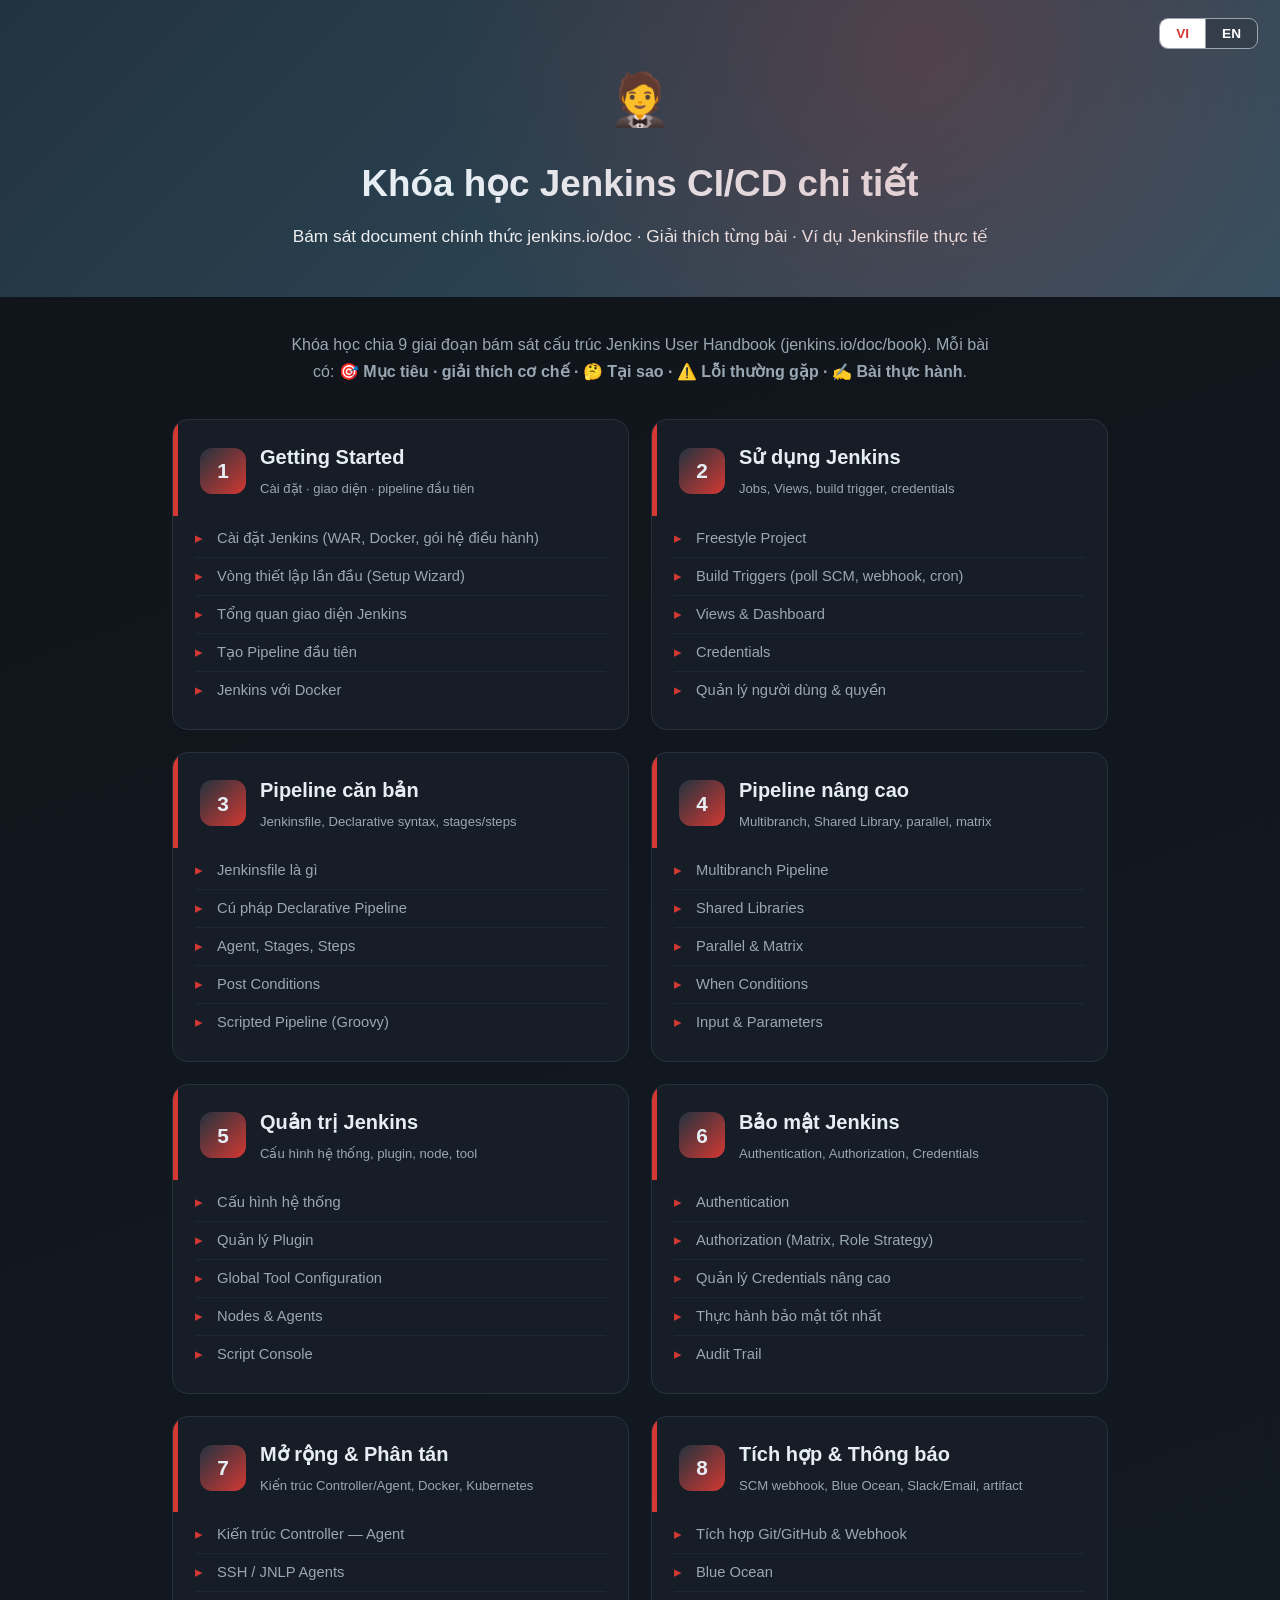
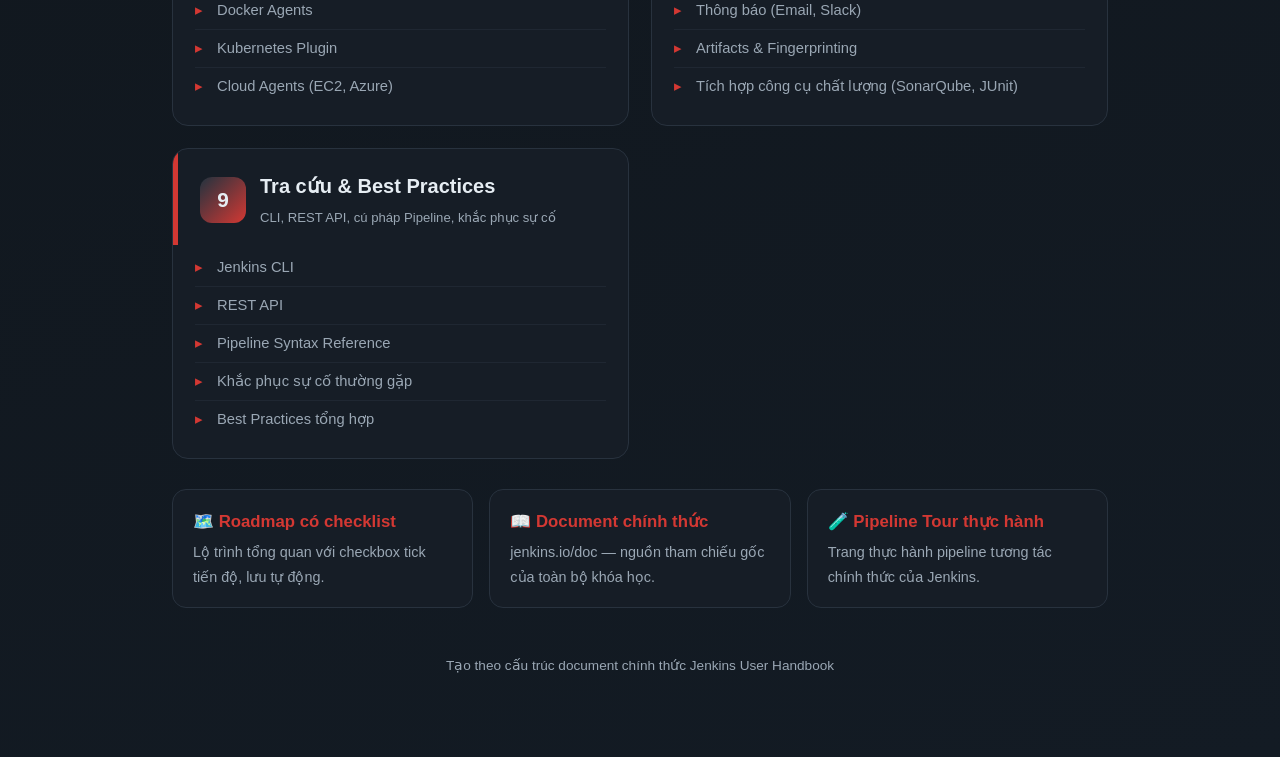
<file: index.html>
<!DOCTYPE html>
<html lang="vi">
<head>
<meta charset="UTF-8">
<meta name="viewport" content="width=device-width, initial-scale=1.0">
<title>Khóa học Jenkins CI/CD chi tiết — Mục lục</title>
<style>
  :root{--blue:#335061;--blue-d:#22333f;--accent:#d33833;--bg:#0f1419;--card:#161d26;--border:#28323e;--text:#e6edf3;--dim:#9aa7b4;}
  *{box-sizing:border-box;margin:0;padding:0;}
  body{font-family:-apple-system,BlinkMacSystemFont,"Segoe UI",Roboto,sans-serif;background:linear-gradient(160deg,#0f1419,#131b24);color:var(--text);line-height:1.7;padding-bottom:80px;}
  a{text-decoration:none;color:inherit;}
  .en{display:none;}
  body.lang-en .en{display:revert;}
  body.lang-en .vi{display:none;}
  header{background:linear-gradient(135deg,#22333f,#335061);padding:56px 24px 46px;text-align:center;position:relative;overflow:hidden;}
  header::after{content:"";position:absolute;inset:0;background:radial-gradient(circle at 72% 18%,rgba(211,56,51,.22),transparent 50%);}
  header .logo{font-size:3.2rem;position:relative;}
  header h1{font-size:2.3rem;margin:10px 0 6px;position:relative;}
  header p{color:rgba(255,255,255,.92);position:relative;font-size:1.08rem;}
  .lang-toggle{position:absolute;top:18px;right:22px;display:flex;border:1px solid rgba(255,255,255,.5);border-radius:9px;overflow:hidden;z-index:5;}
  .lang-toggle button{background:rgba(0,0,0,.15);border:none;color:#fff;padding:7px 16px;font-size:.85rem;font-weight:700;cursor:pointer;font-family:inherit;}
  .lang-toggle button.on{background:#fff;color:var(--accent);}
  .lang-toggle button + button{border-left:1px solid rgba(255,255,255,.5);}
  .wrap{max-width:980px;margin:0 auto;padding:0 22px;}
  .intro{margin-top:34px;color:var(--dim);text-align:center;max-width:700px;margin-left:auto;margin-right:auto;}
  .grid{display:grid;grid-template-columns:repeat(auto-fit,minmax(420px,1fr));gap:22px;margin-top:34px;}
  .phase-card{background:var(--card);border:1px solid var(--border);border-radius:16px;overflow:hidden;transition:transform .15s,border-color .15s;display:block;}
  .phase-card:hover{transform:translateY(-3px);border-color:var(--accent);}
  .phase-card .head{padding:20px 22px 14px;display:flex;align-items:center;gap:14px;border-left:5px solid var(--accent);}
  .phase-card .num{width:46px;height:46px;flex-shrink:0;background:linear-gradient(135deg,var(--blue-d),var(--accent));border-radius:12px;display:flex;align-items:center;justify-content:center;font-weight:700;font-size:1.3rem;}
  .phase-card .head h2{font-size:1.25rem;}
  .phase-card .head .sub{font-size:.82rem;color:var(--dim);font-weight:400;}
  .phase-card ul{list-style:none;padding:4px 22px 20px 22px;}
  .phase-card li{padding:6px 0 6px 22px;position:relative;color:var(--dim);font-size:.92rem;border-bottom:1px solid rgba(40,50,62,.5);}
  .phase-card li:last-child{border-bottom:none;}
  .phase-card li::before{content:"▸";position:absolute;left:0;color:var(--accent);}
  .extra{display:flex;gap:16px;flex-wrap:wrap;margin-top:30px;}
  .extra a{flex:1;min-width:240px;background:var(--card);border:1px solid var(--border);border-radius:14px;padding:18px 20px;}
  .extra a:hover{border-color:var(--accent);}
  .extra h3{color:var(--accent);font-size:1.05rem;margin-bottom:4px;}
  .extra p{color:var(--dim);font-size:.9rem;}
  footer{text-align:center;color:var(--dim);font-size:.85rem;margin-top:46px;}
</style>
</head>
<body class="lang-vi">
<header>
  <div class="lang-toggle">
    <button data-lang="vi" class="on">VI</button>
    <button data-lang="en">EN</button>
  </div>
  <div class="logo">🤵</div>
  <h1><span class="vi">Khóa học Jenkins CI/CD chi tiết</span><span class="en">Detailed Jenkins CI/CD Course</span></h1>
  <p><span class="vi">Bám sát document chính thức jenkins.io/doc · Giải thích từng bài · Ví dụ Jenkinsfile thực tế</span><span class="en">Based on the official jenkins.io/doc · Lesson-by-lesson · Real Jenkinsfile examples</span></p>
</header>

<div class="wrap">
  <p class="intro">
    <span class="vi">Khóa học chia 9 giai đoạn bám sát cấu trúc Jenkins User Handbook (jenkins.io/doc/book). Mỗi bài có: <b>🎯 Mục tiêu · giải thích cơ chế · 🤔 Tại sao · ⚠️ Lỗi thường gặp · ✍️ Bài thực hành</b>.</span>
    <span class="en">The course has 9 stages following the Jenkins User Handbook structure (jenkins.io/doc/book). Each lesson includes: <b>🎯 Goal · how it works · 🤔 Why · ⚠️ Common mistakes · ✍️ Exercise</b>.</span>
  </p>

  <div class="grid">
    <a class="phase-card" href="phase1-getting-started.html">
      <div class="head"><div class="num">1</div><div><h2>Getting Started</h2><span class="sub"><span class="vi">Cài đặt · giao diện · pipeline đầu tiên</span><span class="en">Install · UI tour · your first pipeline</span></span></div></div>
      <ul>
        <li><span class="vi">Cài đặt Jenkins (WAR, Docker, gói hệ điều hành)</span><span class="en">Installing Jenkins (WAR, Docker, native packages)</span></li>
        <li><span class="vi">Vòng thiết lập lần đầu (Setup Wizard)</span><span class="en">Post-installation setup wizard</span></li>
        <li><span class="vi">Tổng quan giao diện Jenkins</span><span class="en">Jenkins UI overview</span></li>
        <li><span class="vi">Tạo Pipeline đầu tiên</span><span class="en">Creating your first Pipeline</span></li>
        <li><span class="vi">Jenkins với Docker</span><span class="en">Jenkins with Docker</span></li>
      </ul>
    </a>

    <a class="phase-card" href="phase2-using-jenkins.html">
      <div class="head"><div class="num">2</div><div><h2><span class="vi">Sử dụng Jenkins</span><span class="en">Using Jenkins</span></h2><span class="sub"><span class="vi">Jobs, Views, build trigger, credentials</span><span class="en">Jobs, Views, build triggers, credentials</span></span></div></div>
      <ul>
        <li><span class="vi">Freestyle Project</span><span class="en">Freestyle projects</span></li>
        <li><span class="vi">Build Triggers (poll SCM, webhook, cron)</span><span class="en">Build Triggers (poll SCM, webhook, cron)</span></li>
        <li>Views &amp; Dashboard</li>
        <li>Credentials</li>
        <li><span class="vi">Quản lý người dùng &amp; quyền</span><span class="en">Managing users &amp; permissions</span></li>
      </ul>
    </a>

    <a class="phase-card" href="phase3-pipeline-fundamentals.html">
      <div class="head"><div class="num">3</div><div><h2><span class="vi">Pipeline căn bản</span><span class="en">Pipeline Fundamentals</span></h2><span class="sub"><span class="vi">Jenkinsfile, Declarative syntax, stages/steps</span><span class="en">Jenkinsfile, Declarative syntax, stages/steps</span></span></div></div>
      <ul>
        <li>Jenkinsfile là gì</li>
        <li><span class="vi">Cú pháp Declarative Pipeline</span><span class="en">Declarative Pipeline syntax</span></li>
        <li>Agent, Stages, Steps</li>
        <li>Post Conditions</li>
        <li><span class="vi">Scripted Pipeline (Groovy)</span><span class="en">Scripted Pipeline (Groovy)</span></li>
      </ul>
    </a>

    <a class="phase-card" href="phase4-pipeline-advanced.html">
      <div class="head"><div class="num">4</div><div><h2><span class="vi">Pipeline nâng cao</span><span class="en">Advanced Pipeline</span></h2><span class="sub"><span class="vi">Multibranch, Shared Library, parallel, matrix</span><span class="en">Multibranch, Shared Library, parallel, matrix</span></span></div></div>
      <ul>
        <li>Multibranch Pipeline</li>
        <li>Shared Libraries</li>
        <li>Parallel &amp; Matrix</li>
        <li>When Conditions</li>
        <li>Input &amp; Parameters</li>
      </ul>
    </a>

    <a class="phase-card" href="phase5-managing-jenkins.html">
      <div class="head"><div class="num">5</div><div><h2><span class="vi">Quản trị Jenkins</span><span class="en">Managing Jenkins</span></h2><span class="sub"><span class="vi">Cấu hình hệ thống, plugin, node, tool</span><span class="en">System config, plugins, nodes, tools</span></span></div></div>
      <ul>
        <li><span class="vi">Cấu hình hệ thống</span><span class="en">System Configuration</span></li>
        <li><span class="vi">Quản lý Plugin</span><span class="en">Plugin Management</span></li>
        <li>Global Tool Configuration</li>
        <li>Nodes &amp; Agents</li>
        <li>Script Console</li>
      </ul>
    </a>

    <a class="phase-card" href="phase6-security.html">
      <div class="head"><div class="num">6</div><div><h2><span class="vi">Bảo mật Jenkins</span><span class="en">Security</span></h2><span class="sub"><span class="vi">Authentication, Authorization, Credentials</span><span class="en">Authentication, Authorization, Credentials</span></span></div></div>
      <ul>
        <li>Authentication</li>
        <li><span class="vi">Authorization (Matrix, Role Strategy)</span><span class="en">Authorization (Matrix, Role Strategy)</span></li>
        <li><span class="vi">Quản lý Credentials nâng cao</span><span class="en">Advanced Credentials management</span></li>
        <li><span class="vi">Thực hành bảo mật tốt nhất</span><span class="en">Security best practices</span></li>
        <li>Audit Trail</li>
      </ul>
    </a>

    <a class="phase-card" href="phase7-scaling.html">
      <div class="head"><div class="num">7</div><div><h2><span class="vi">Mở rộng &amp; Phân tán</span><span class="en">Scaling &amp; Distributed Builds</span></h2><span class="sub"><span class="vi">Kiến trúc Controller/Agent, Docker, Kubernetes</span><span class="en">Controller/Agent architecture, Docker, Kubernetes</span></span></div></div>
      <ul>
        <li><span class="vi">Kiến trúc Controller — Agent</span><span class="en">Controller — Agent architecture</span></li>
        <li>SSH / JNLP Agents</li>
        <li>Docker Agents</li>
        <li>Kubernetes Plugin</li>
        <li><span class="vi">Cloud Agents (EC2, Azure)</span><span class="en">Cloud Agents (EC2, Azure)</span></li>
      </ul>
    </a>

    <a class="phase-card" href="phase8-integrations.html">
      <div class="head"><div class="num">8</div><div><h2><span class="vi">Tích hợp &amp; Thông báo</span><span class="en">Integrations &amp; Notifications</span></h2><span class="sub"><span class="vi">SCM webhook, Blue Ocean, Slack/Email, artifact</span><span class="en">SCM webhooks, Blue Ocean, Slack/Email, artifacts</span></span></div></div>
      <ul>
        <li><span class="vi">Tích hợp Git/GitHub &amp; Webhook</span><span class="en">Git/GitHub integration &amp; Webhooks</span></li>
        <li>Blue Ocean</li>
        <li><span class="vi">Thông báo (Email, Slack)</span><span class="en">Notifications (Email, Slack)</span></li>
        <li>Artifacts &amp; Fingerprinting</li>
        <li><span class="vi">Tích hợp công cụ chất lượng (SonarQube, JUnit)</span><span class="en">Quality tool integration (SonarQube, JUnit)</span></li>
      </ul>
    </a>

    <a class="phase-card" href="phase9-reference.html">
      <div class="head"><div class="num">9</div><div><h2><span class="vi">Tra cứu &amp; Best Practices</span><span class="en">Reference &amp; Best Practices</span></h2><span class="sub"><span class="vi">CLI, REST API, cú pháp Pipeline, khắc phục sự cố</span><span class="en">CLI, REST API, Pipeline syntax, troubleshooting</span></span></div></div>
      <ul>
        <li>Jenkins CLI</li>
        <li>REST API</li>
        <li><span class="vi">Pipeline Syntax Reference</span><span class="en">Pipeline Syntax Reference</span></li>
        <li><span class="vi">Khắc phục sự cố thường gặp</span><span class="en">Common troubleshooting</span></li>
        <li><span class="vi">Best Practices tổng hợp</span><span class="en">Distilled best practices</span></li>
      </ul>
    </a>
  </div>

  <div class="extra">
    <a href="jenkins-roadmap.html">
      <h3><span class="vi">🗺️ Roadmap có checklist</span><span class="en">🗺️ Roadmap with checklist</span></h3>
      <p><span class="vi">Lộ trình tổng quan với checkbox tick tiến độ, lưu tự động.</span><span class="en">Overview roadmap with progress checkboxes, auto-saved.</span></p>
    </a>
    <a href="https://www.jenkins.io/doc/" target="_blank">
      <h3><span class="vi">📖 Document chính thức</span><span class="en">📖 Official docs</span></h3>
      <p><span class="vi">jenkins.io/doc — nguồn tham chiếu gốc của toàn bộ khóa học.</span><span class="en">jenkins.io/doc — the source this whole course is based on.</span></p>
    </a>
    <a href="https://www.jenkins.io/doc/pipeline/tour/getting-started/" target="_blank">
      <h3><span class="vi">🧪 Pipeline Tour thực hành</span><span class="en">🧪 Practice Pipeline Tour</span></h3>
      <p><span class="vi">Trang thực hành pipeline tương tác chính thức của Jenkins.</span><span class="en">Jenkins' official interactive pipeline practice tour.</span></p>
    </a>
  </div>

  <footer><span class="vi">Tạo theo cấu trúc document chính thức Jenkins User Handbook</span><span class="en">Built following the official Jenkins User Handbook structure</span></footer>
</div>
<script src="assets/i18n.js"></script>
</body>
</html>
</file>
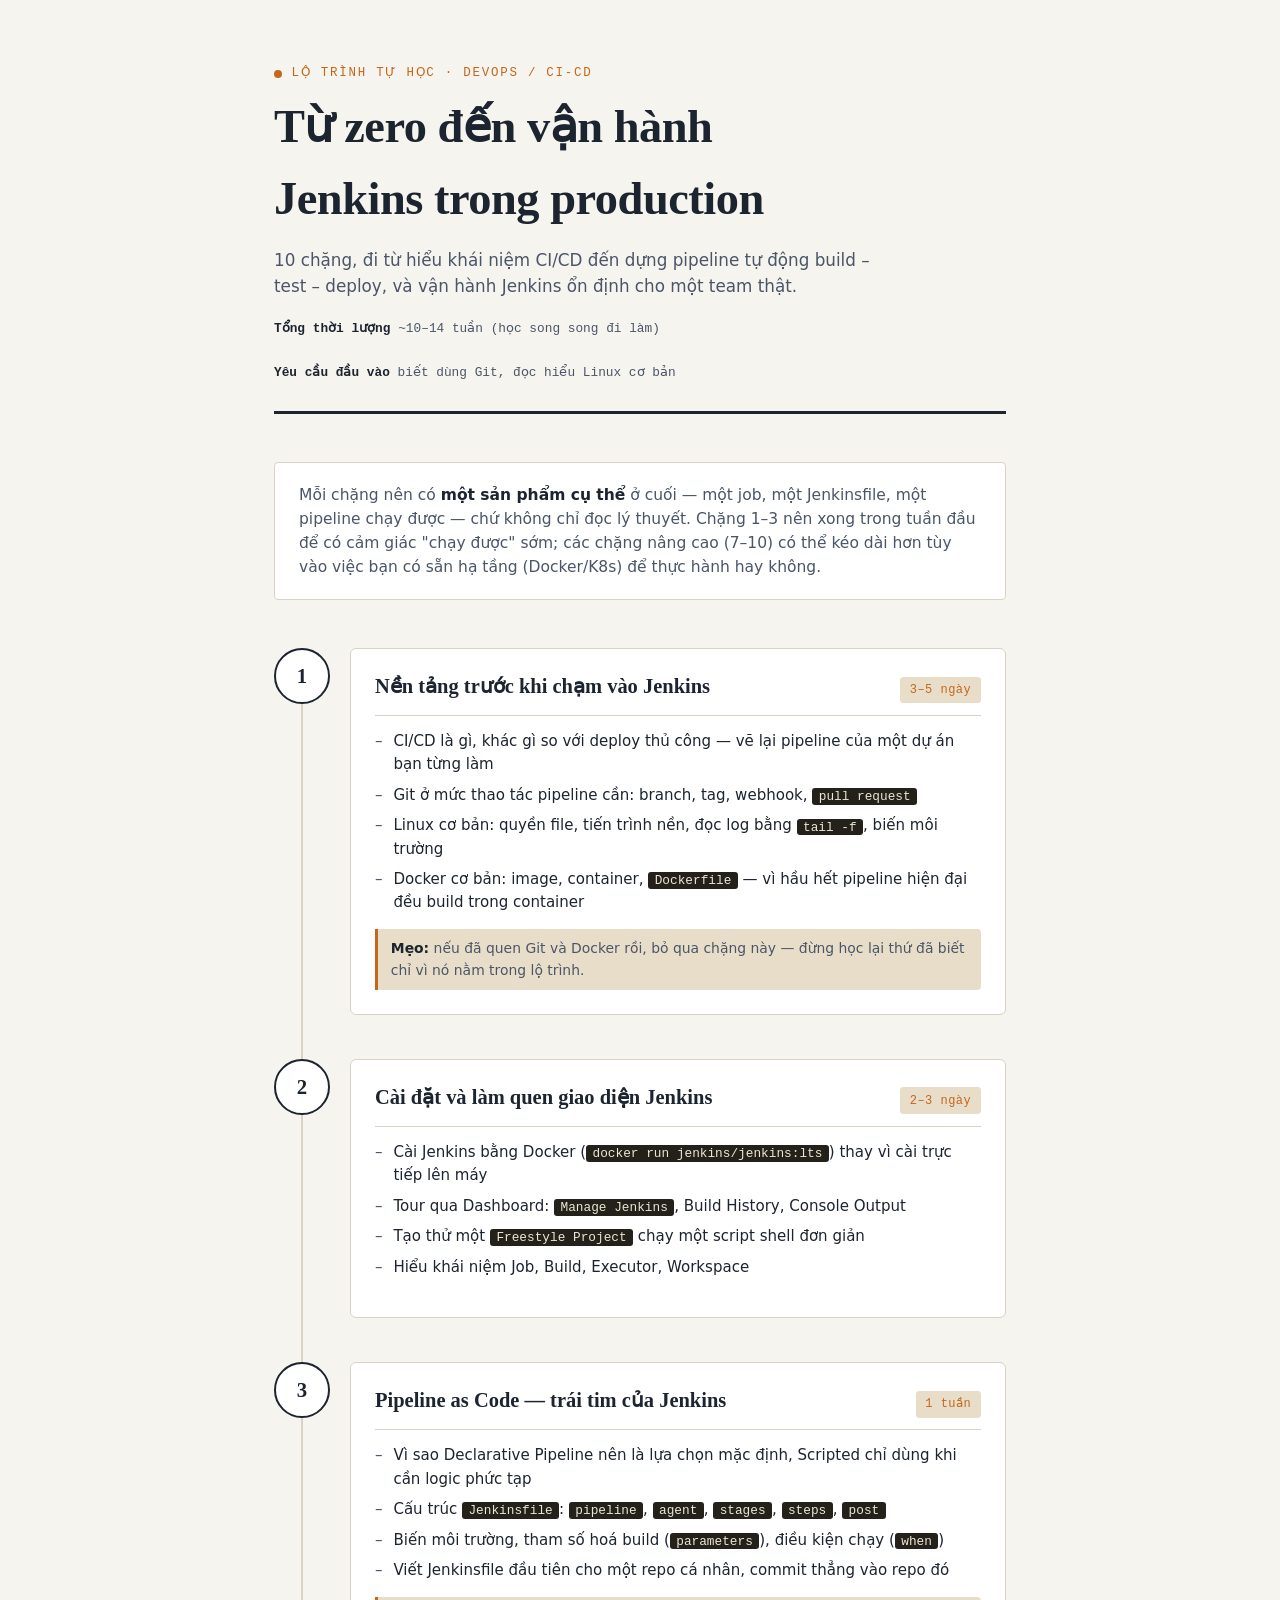
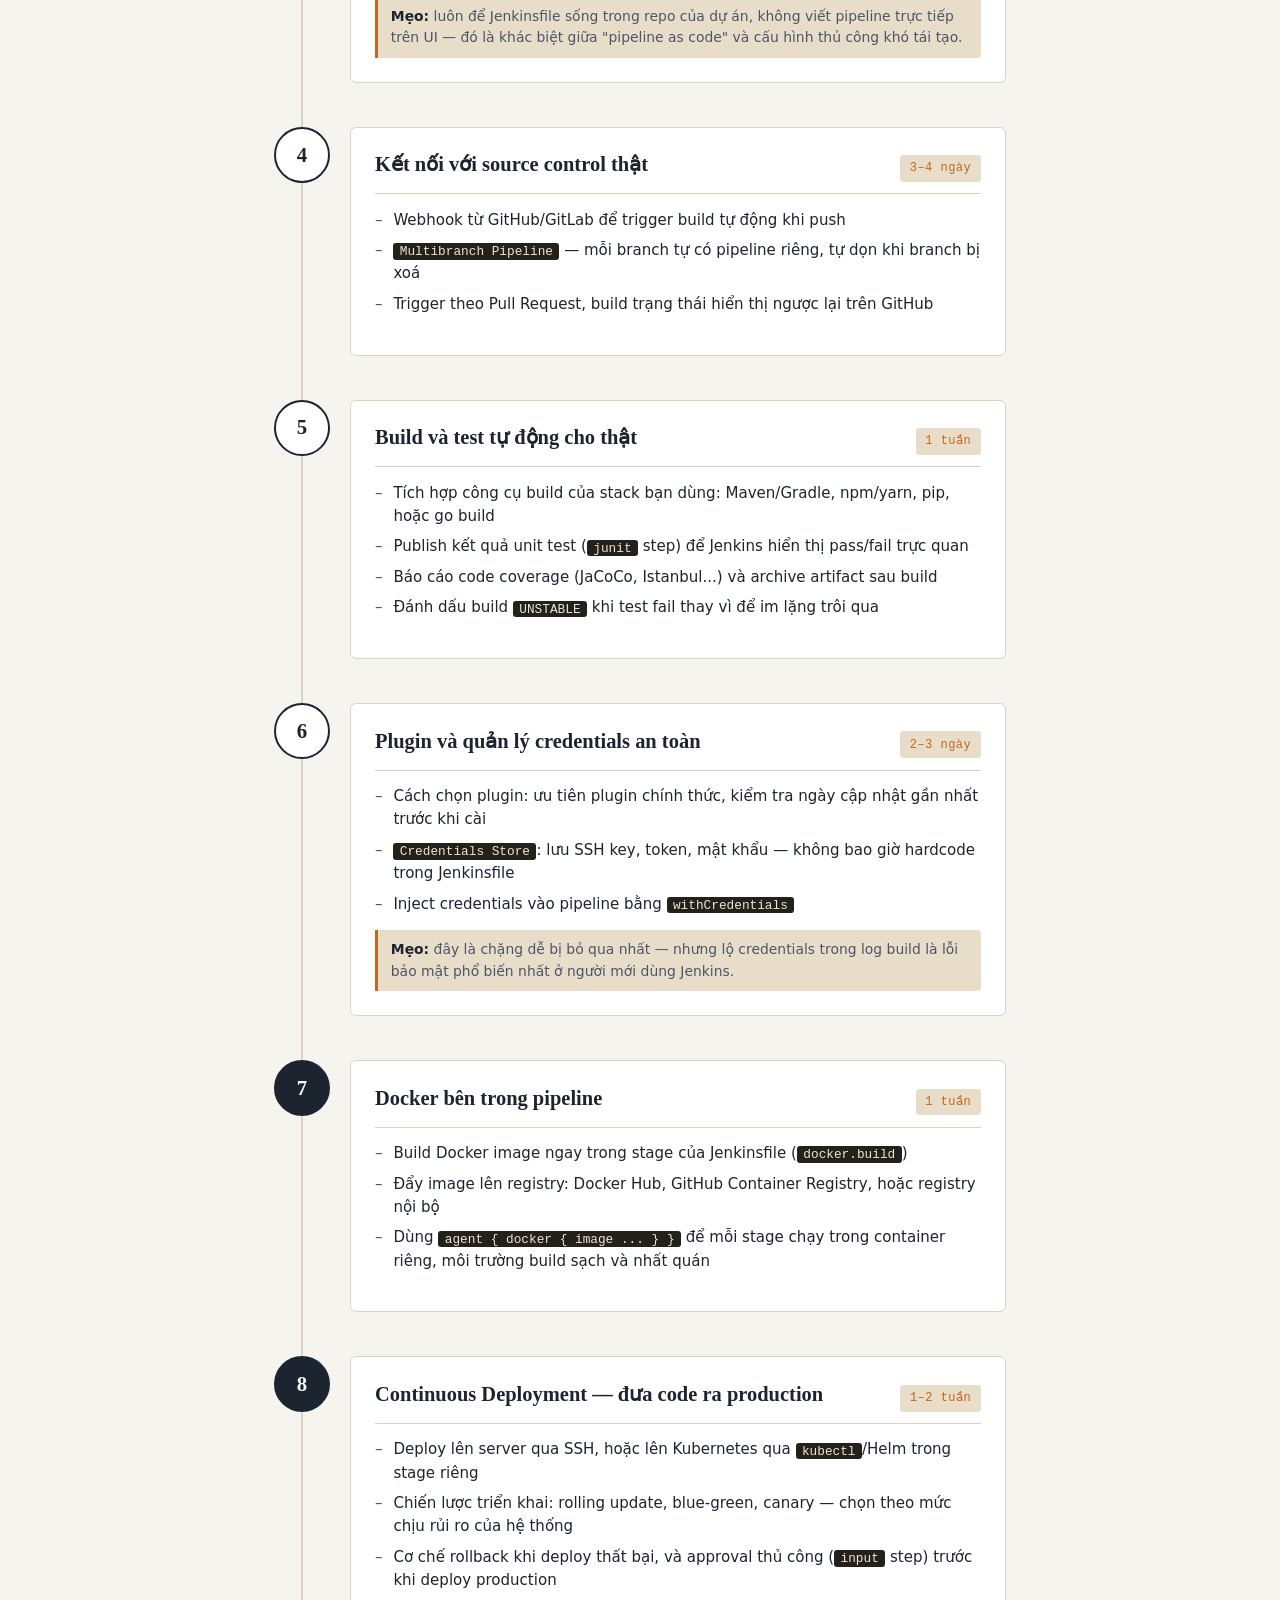
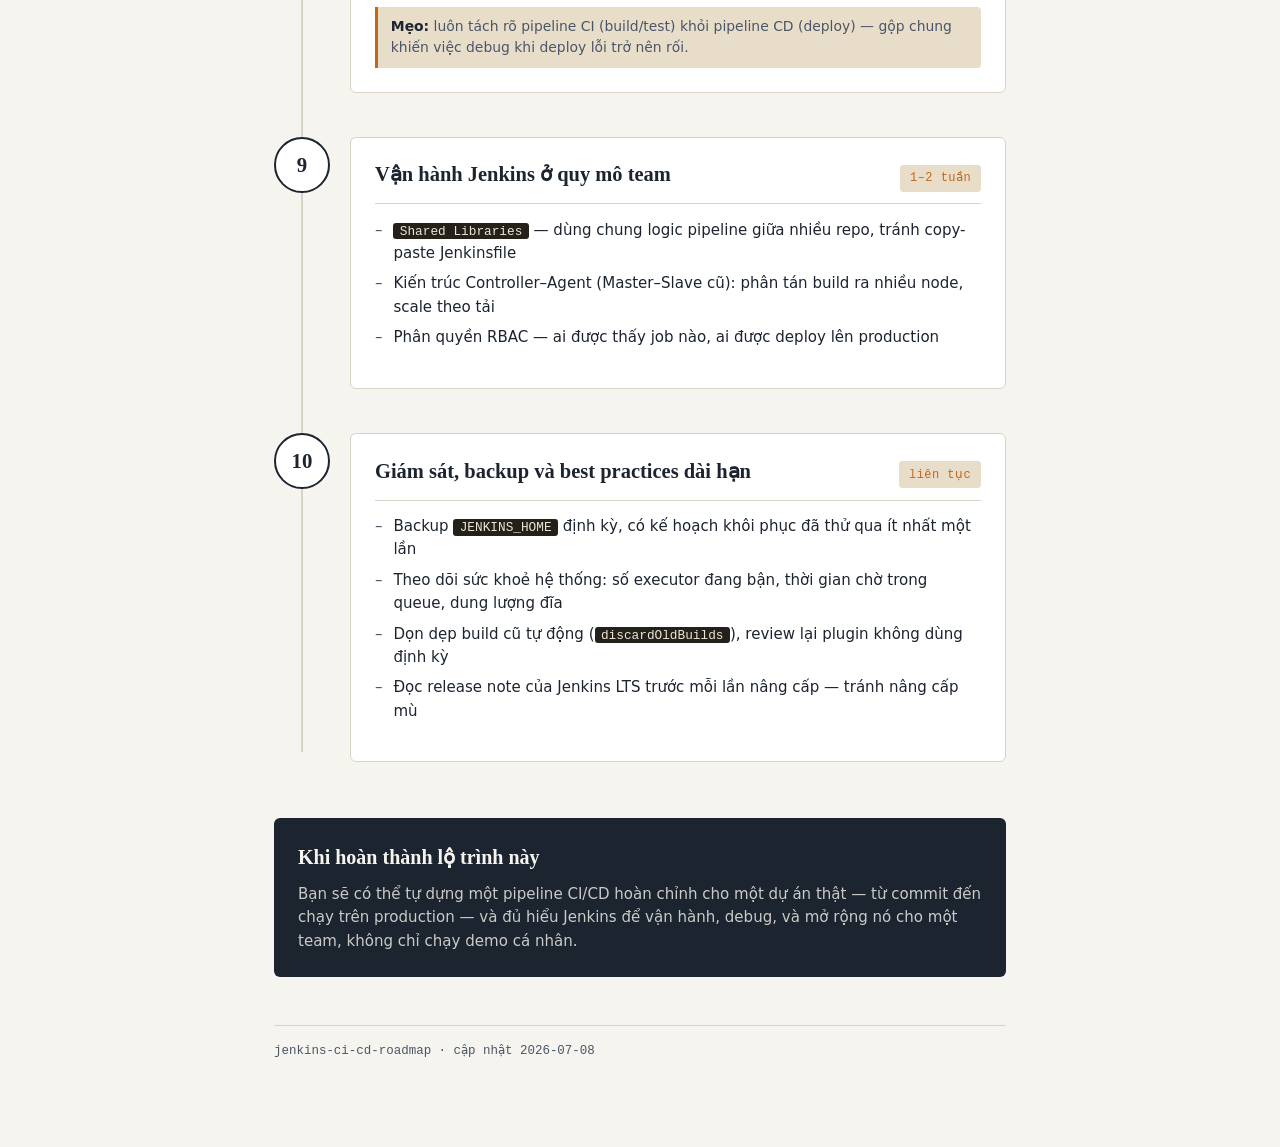
<file: jenkins-roadmap.html>
<!doctype html>
<html lang="vi">
<head>
<meta charset="UTF-8" />
<meta name="viewport" content="width=device-width, initial-scale=1.0" />
<title>Lộ trình học Jenkins CI/CD</title>
<style>
  :root {
    --ink: #1c2430;
    --ink-soft: #4a5568;
    --paper: #f6f4ee;
    --paper-raised: #ffffff;
    --line: #d9d3c4;
    --accent: #c4671a;
    --accent-soft: #e8ddc9;
    --ok: #2f7d5e;
    --warn: #b5482a;
    --mono-bg: #24211b;
    --mono-fg: #ece6d6;
  }

  :root[data-theme="dark"] {
    --ink: #ece6d9;
    --ink-soft: #a9a08c;
    --paper: #16140f;
    --paper-raised: #1e1b14;
    --line: #3a3527;
    --accent: #e2954a;
    --accent-soft: #332a1a;
    --ok: #6cbf9a;
    --warn: #e0805e;
    --mono-bg: #0d0c09;
    --mono-fg: #d8cfb8;
  }

  @media (prefers-color-scheme: dark) {
    :root:not([data-theme="light"]) {
      --ink: #ece6d9;
      --ink-soft: #a9a08c;
      --paper: #16140f;
      --paper-raised: #1e1b14;
      --line: #3a3527;
      --accent: #e2954a;
      --accent-soft: #332a1a;
      --ok: #6cbf9a;
      --warn: #e0805e;
      --mono-bg: #0d0c09;
      --mono-fg: #d8cfb8;
    }
  }

  * { box-sizing: border-box; }

  body {
    margin: 0;
    background: var(--paper);
    color: var(--ink);
    font-family: ui-sans-serif, system-ui, -apple-system, "Segoe UI", Roboto, sans-serif;
    line-height: 1.55;
    -webkit-font-smoothing: antialiased;
  }

  .wrap {
    max-width: 780px;
    margin: 0 auto;
    padding: 4rem 1.5rem 6rem;
  }

  header.masthead {
    border-bottom: 3px solid var(--ink);
    padding-bottom: 1.75rem;
    margin-bottom: 3rem;
  }

  .kicker {
    font-family: ui-monospace, "SF Mono", "Cascadia Code", Consolas, monospace;
    font-size: 0.78rem;
    letter-spacing: 0.14em;
    text-transform: uppercase;
    color: var(--accent);
    display: flex;
    align-items: center;
    gap: 0.6rem;
  }

  .kicker::before {
    content: "";
    width: 0.5rem;
    height: 0.5rem;
    background: var(--accent);
    border-radius: 50%;
    display: inline-block;
  }

  h1 {
    font-family: ui-serif, Georgia, "Times New Roman", serif;
    font-weight: 600;
    font-size: clamp(2.1rem, 5vw, 2.9rem);
    margin: 0.5rem 0 0.75rem;
    text-wrap: balance;
    letter-spacing: -0.01em;
  }

  .dek {
    color: var(--ink-soft);
    font-size: 1.05rem;
    max-width: 58ch;
    margin: 0 0 1.25rem;
  }

  .meta-row {
    display: flex;
    flex-wrap: wrap;
    gap: 1.5rem;
    font-family: ui-monospace, "SF Mono", "Cascadia Code", Consolas, monospace;
    font-size: 0.8rem;
    color: var(--ink-soft);
  }

  .meta-row strong {
    color: var(--ink);
    font-weight: 600;
  }

  .intro {
    margin-bottom: 3rem;
    padding: 1.25rem 1.5rem;
    background: var(--paper-raised);
    border: 1px solid var(--line);
    border-radius: 4px;
    font-size: 0.97rem;
    color: var(--ink-soft);
  }

  .intro b { color: var(--ink); }

  .timeline {
    position: relative;
  }

  .timeline::before {
    content: "";
    position: absolute;
    left: 27px;
    top: 10px;
    bottom: 10px;
    width: 2px;
    background: var(--line);
  }

  .stage {
    position: relative;
    display: grid;
    grid-template-columns: 56px 1fr;
    gap: 1.25rem;
    margin-bottom: 2.75rem;
  }

  .stage:last-child { margin-bottom: 0; }

  .stage-num {
    position: relative;
    z-index: 1;
    width: 56px;
    height: 56px;
    border-radius: 50%;
    background: var(--paper-raised);
    border: 2px solid var(--ink);
    display: flex;
    align-items: center;
    justify-content: center;
    font-family: ui-serif, Georgia, serif;
    font-weight: 600;
    font-size: 1.3rem;
    font-variant-numeric: tabular-nums;
  }

  .stage.milestone .stage-num {
    background: var(--ink);
    color: var(--paper);
    border-color: var(--ink);
  }

  .stage-body {
    background: var(--paper-raised);
    border: 1px solid var(--line);
    border-radius: 6px;
    padding: 1.35rem 1.5rem 1.5rem;
  }

  .stage-head {
    display: flex;
    justify-content: space-between;
    align-items: baseline;
    gap: 1rem;
    flex-wrap: wrap;
    border-bottom: 1px solid var(--line);
    padding-bottom: 0.7rem;
    margin-bottom: 0.9rem;
  }

  .stage-title {
    font-family: ui-serif, Georgia, "Times New Roman", serif;
    font-weight: 600;
    font-size: 1.28rem;
    margin: 0;
    text-wrap: balance;
  }

  .duration {
    font-family: ui-monospace, "SF Mono", "Cascadia Code", Consolas, monospace;
    font-size: 0.75rem;
    letter-spacing: 0.04em;
    color: var(--accent);
    border: 1px solid var(--accent-soft);
    background: var(--accent-soft);
    padding: 0.2rem 0.55rem;
    border-radius: 3px;
    white-space: nowrap;
  }

  .topics {
    margin: 0 0 0.9rem;
    padding: 0;
    list-style: none;
    display: grid;
    gap: 0.45rem;
  }

  .topics li {
    padding-left: 1.15rem;
    position: relative;
    font-size: 0.94rem;
  }

  .topics li::before {
    content: "–";
    position: absolute;
    left: 0;
    color: var(--ink-soft);
  }

  .topics code {
    font-family: ui-monospace, "SF Mono", "Cascadia Code", Consolas, monospace;
    background: var(--mono-bg);
    color: var(--mono-fg);
    padding: 0.05rem 0.4rem;
    border-radius: 3px;
    font-size: 0.85em;
  }

  .tip {
    margin-top: 0.9rem;
    font-size: 0.87rem;
    color: var(--ink-soft);
    background: var(--accent-soft);
    border-left: 3px solid var(--accent);
    padding: 0.55rem 0.8rem;
    border-radius: 0 4px 4px 0;
  }

  .tip strong { color: var(--ink); }

  .outcome {
    margin-top: 3.5rem;
    padding: 1.5rem;
    background: var(--ink);
    color: var(--paper);
    border-radius: 6px;
  }

  .outcome h2 {
    font-family: ui-serif, Georgia, serif;
    margin: 0 0 0.6rem;
    font-size: 1.25rem;
  }

  .outcome p { margin: 0; color: color-mix(in srgb, var(--paper) 80%, transparent); font-size: 0.94rem; }

  footer {
    margin-top: 3rem;
    font-size: 0.78rem;
    color: var(--ink-soft);
    font-family: ui-monospace, "SF Mono", "Cascadia Code", Consolas, monospace;
    border-top: 1px solid var(--line);
    padding-top: 1rem;
  }

  @media (max-width: 520px) {
    .stage { grid-template-columns: 40px 1fr; gap: 0.85rem; }
    .stage-num { width: 40px; height: 40px; font-size: 1rem; }
    .timeline::before { left: 19px; }
  }

  @media (prefers-reduced-motion: no-preference) {
    .stage-body { transition: border-color 0.2s ease; }
    .stage-body:hover { border-color: var(--accent); }
  }
</style>
</head>
<body>
<div class="wrap">
  <header class="masthead">
    <div class="kicker">Lộ trình tự học · DevOps / CI-CD</div>
    <h1>Từ zero đến vận hành Jenkins trong production</h1>
    <p class="dek">10 chặng, đi từ hiểu khái niệm CI/CD đến dựng pipeline tự động build – test – deploy, và vận hành Jenkins ổn định cho một team thật.</p>
    <div class="meta-row">
      <span><strong>Tổng thời lượng</strong> ~10–14 tuần (học song song đi làm)</span>
      <span><strong>Yêu cầu đầu vào</strong> biết dùng Git, đọc hiểu Linux cơ bản</span>
    </div>
  </header>

  <div class="intro">
    Mỗi chặng nên có <b>một sản phẩm cụ thể</b> ở cuối — một job, một Jenkinsfile, một pipeline chạy được — chứ không chỉ đọc lý thuyết. Chặng 1–3 nên xong trong tuần đầu để có cảm giác "chạy được" sớm; các chặng nâng cao (7–10) có thể kéo dài hơn tùy vào việc bạn có sẵn hạ tầng (Docker/K8s) để thực hành hay không.
  </div>

  <div class="timeline">

    <div class="stage">
      <div class="stage-num">1</div>
      <div class="stage-body">
        <div class="stage-head">
          <h3 class="stage-title">Nền tảng trước khi chạm vào Jenkins</h3>
          <span class="duration">3–5 ngày</span>
        </div>
        <ul class="topics">
          <li>CI/CD là gì, khác gì so với deploy thủ công — vẽ lại pipeline của một dự án bạn từng làm</li>
          <li>Git ở mức thao tác pipeline cần: branch, tag, webhook, <code>pull request</code></li>
          <li>Linux cơ bản: quyền file, tiến trình nền, đọc log bằng <code>tail -f</code>, biến môi trường</li>
          <li>Docker cơ bản: image, container, <code>Dockerfile</code> — vì hầu hết pipeline hiện đại đều build trong container</li>
        </ul>
        <div class="tip"><strong>Mẹo:</strong> nếu đã quen Git và Docker rồi, bỏ qua chặng này — đừng học lại thứ đã biết chỉ vì nó nằm trong lộ trình.</div>
      </div>
    </div>

    <div class="stage">
      <div class="stage-num">2</div>
      <div class="stage-body">
        <div class="stage-head">
          <h3 class="stage-title">Cài đặt và làm quen giao diện Jenkins</h3>
          <span class="duration">2–3 ngày</span>
        </div>
        <ul class="topics">
          <li>Cài Jenkins bằng Docker (<code>docker run jenkins/jenkins:lts</code>) thay vì cài trực tiếp lên máy</li>
          <li>Tour qua Dashboard: <code>Manage Jenkins</code>, Build History, Console Output</li>
          <li>Tạo thử một <code>Freestyle Project</code> chạy một script shell đơn giản</li>
          <li>Hiểu khái niệm Job, Build, Executor, Workspace</li>
        </ul>
      </div>
    </div>

    <div class="stage">
      <div class="stage-num">3</div>
      <div class="stage-body">
        <div class="stage-head">
          <h3 class="stage-title">Pipeline as Code — trái tim của Jenkins</h3>
          <span class="duration">1 tuần</span>
        </div>
        <ul class="topics">
          <li>Vì sao Declarative Pipeline nên là lựa chọn mặc định, Scripted chỉ dùng khi cần logic phức tạp</li>
          <li>Cấu trúc <code>Jenkinsfile</code>: <code>pipeline</code>, <code>agent</code>, <code>stages</code>, <code>steps</code>, <code>post</code></li>
          <li>Biến môi trường, tham số hoá build (<code>parameters</code>), điều kiện chạy (<code>when</code>)</li>
          <li>Viết Jenkinsfile đầu tiên cho một repo cá nhân, commit thẳng vào repo đó</li>
        </ul>
        <div class="tip"><strong>Mẹo:</strong> luôn để Jenkinsfile sống trong repo của dự án, không viết pipeline trực tiếp trên UI — đó là khác biệt giữa "pipeline as code" và cấu hình thủ công khó tái tạo.</div>
      </div>
    </div>

    <div class="stage">
      <div class="stage-num">4</div>
      <div class="stage-body">
        <div class="stage-head">
          <h3 class="stage-title">Kết nối với source control thật</h3>
          <span class="duration">3–4 ngày</span>
        </div>
        <ul class="topics">
          <li>Webhook từ GitHub/GitLab để trigger build tự động khi push</li>
          <li><code>Multibranch Pipeline</code> — mỗi branch tự có pipeline riêng, tự dọn khi branch bị xoá</li>
          <li>Trigger theo Pull Request, build trạng thái hiển thị ngược lại trên GitHub</li>
        </ul>
      </div>
    </div>

    <div class="stage">
      <div class="stage-num">5</div>
      <div class="stage-body">
        <div class="stage-head">
          <h3 class="stage-title">Build và test tự động cho thật</h3>
          <span class="duration">1 tuần</span>
        </div>
        <ul class="topics">
          <li>Tích hợp công cụ build của stack bạn dùng: Maven/Gradle, npm/yarn, pip, hoặc go build</li>
          <li>Publish kết quả unit test (<code>junit</code> step) để Jenkins hiển thị pass/fail trực quan</li>
          <li>Báo cáo code coverage (JaCoCo, Istanbul...) và archive artifact sau build</li>
          <li>Đánh dấu build <code>UNSTABLE</code> khi test fail thay vì để im lặng trôi qua</li>
        </ul>
      </div>
    </div>

    <div class="stage">
      <div class="stage-num">6</div>
      <div class="stage-body">
        <div class="stage-head">
          <h3 class="stage-title">Plugin và quản lý credentials an toàn</h3>
          <span class="duration">2–3 ngày</span>
        </div>
        <ul class="topics">
          <li>Cách chọn plugin: ưu tiên plugin chính thức, kiểm tra ngày cập nhật gần nhất trước khi cài</li>
          <li><code>Credentials Store</code>: lưu SSH key, token, mật khẩu — không bao giờ hardcode trong Jenkinsfile</li>
          <li>Inject credentials vào pipeline bằng <code>withCredentials</code></li>
        </ul>
        <div class="tip"><strong>Mẹo:</strong> đây là chặng dễ bị bỏ qua nhất — nhưng lộ credentials trong log build là lỗi bảo mật phổ biến nhất ở người mới dùng Jenkins.</div>
      </div>
    </div>

    <div class="stage milestone">
      <div class="stage-num">7</div>
      <div class="stage-body">
        <div class="stage-head">
          <h3 class="stage-title">Docker bên trong pipeline</h3>
          <span class="duration">1 tuần</span>
        </div>
        <ul class="topics">
          <li>Build Docker image ngay trong stage của Jenkinsfile (<code>docker.build</code>)</li>
          <li>Đẩy image lên registry: Docker Hub, GitHub Container Registry, hoặc registry nội bộ</li>
          <li>Dùng <code>agent { docker { image ... } }</code> để mỗi stage chạy trong container riêng, môi trường build sạch và nhất quán</li>
        </ul>
      </div>
    </div>

    <div class="stage milestone">
      <div class="stage-num">8</div>
      <div class="stage-body">
        <div class="stage-head">
          <h3 class="stage-title">Continuous Deployment — đưa code ra production</h3>
          <span class="duration">1–2 tuần</span>
        </div>
        <ul class="topics">
          <li>Deploy lên server qua SSH, hoặc lên Kubernetes qua <code>kubectl</code>/Helm trong stage riêng</li>
          <li>Chiến lược triển khai: rolling update, blue-green, canary — chọn theo mức chịu rủi ro của hệ thống</li>
          <li>Cơ chế rollback khi deploy thất bại, và approval thủ công (<code>input</code> step) trước khi deploy production</li>
        </ul>
        <div class="tip"><strong>Mẹo:</strong> luôn tách rõ pipeline CI (build/test) khỏi pipeline CD (deploy) — gộp chung khiến việc debug khi deploy lỗi trở nên rối.</div>
      </div>
    </div>

    <div class="stage">
      <div class="stage-num">9</div>
      <div class="stage-body">
        <div class="stage-head">
          <h3 class="stage-title">Vận hành Jenkins ở quy mô team</h3>
          <span class="duration">1–2 tuần</span>
        </div>
        <ul class="topics">
          <li><code>Shared Libraries</code> — dùng chung logic pipeline giữa nhiều repo, tránh copy-paste Jenkinsfile</li>
          <li>Kiến trúc Controller–Agent (Master–Slave cũ): phân tán build ra nhiều node, scale theo tải</li>
          <li>Phân quyền RBAC — ai được thấy job nào, ai được deploy lên production</li>
        </ul>
      </div>
    </div>

    <div class="stage">
      <div class="stage-num">10</div>
      <div class="stage-body">
        <div class="stage-head">
          <h3 class="stage-title">Giám sát, backup và best practices dài hạn</h3>
          <span class="duration">liên tục</span>
        </div>
        <ul class="topics">
          <li>Backup <code>JENKINS_HOME</code> định kỳ, có kế hoạch khôi phục đã thử qua ít nhất một lần</li>
          <li>Theo dõi sức khoẻ hệ thống: số executor đang bận, thời gian chờ trong queue, dung lượng đĩa</li>
          <li>Dọn dẹp build cũ tự động (<code>discardOldBuilds</code>), review lại plugin không dùng định kỳ</li>
          <li>Đọc release note của Jenkins LTS trước mỗi lần nâng cấp — tránh nâng cấp mù</li>
        </ul>
      </div>
    </div>

  </div>

  <div class="outcome">
    <h2>Khi hoàn thành lộ trình này</h2>
    <p>Bạn sẽ có thể tự dựng một pipeline CI/CD hoàn chỉnh cho một dự án thật — từ commit đến chạy trên production — và đủ hiểu Jenkins để vận hành, debug, và mở rộng nó cho một team, không chỉ chạy demo cá nhân.</p>
  </div>

  <footer>jenkins-ci-cd-roadmap · cập nhật 2026-07-08</footer>
</div>
</body>
</html>
</file>
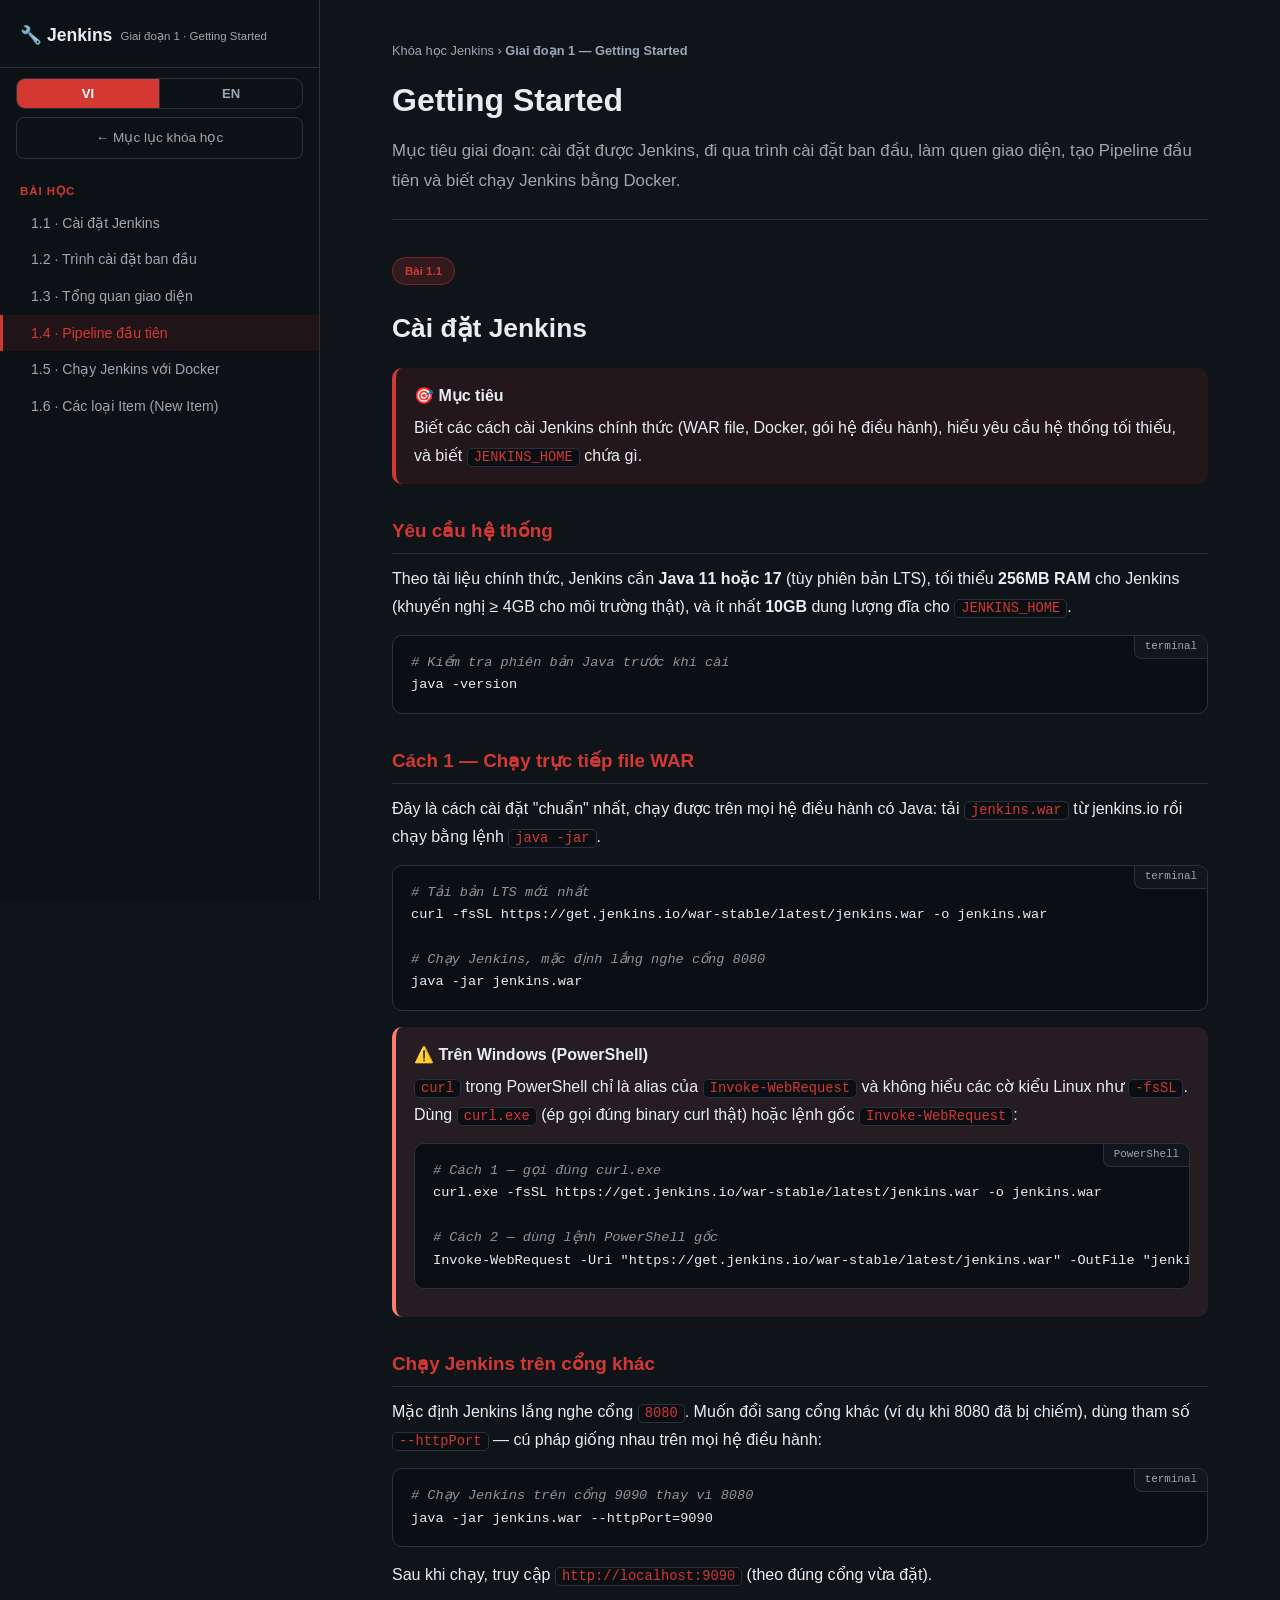
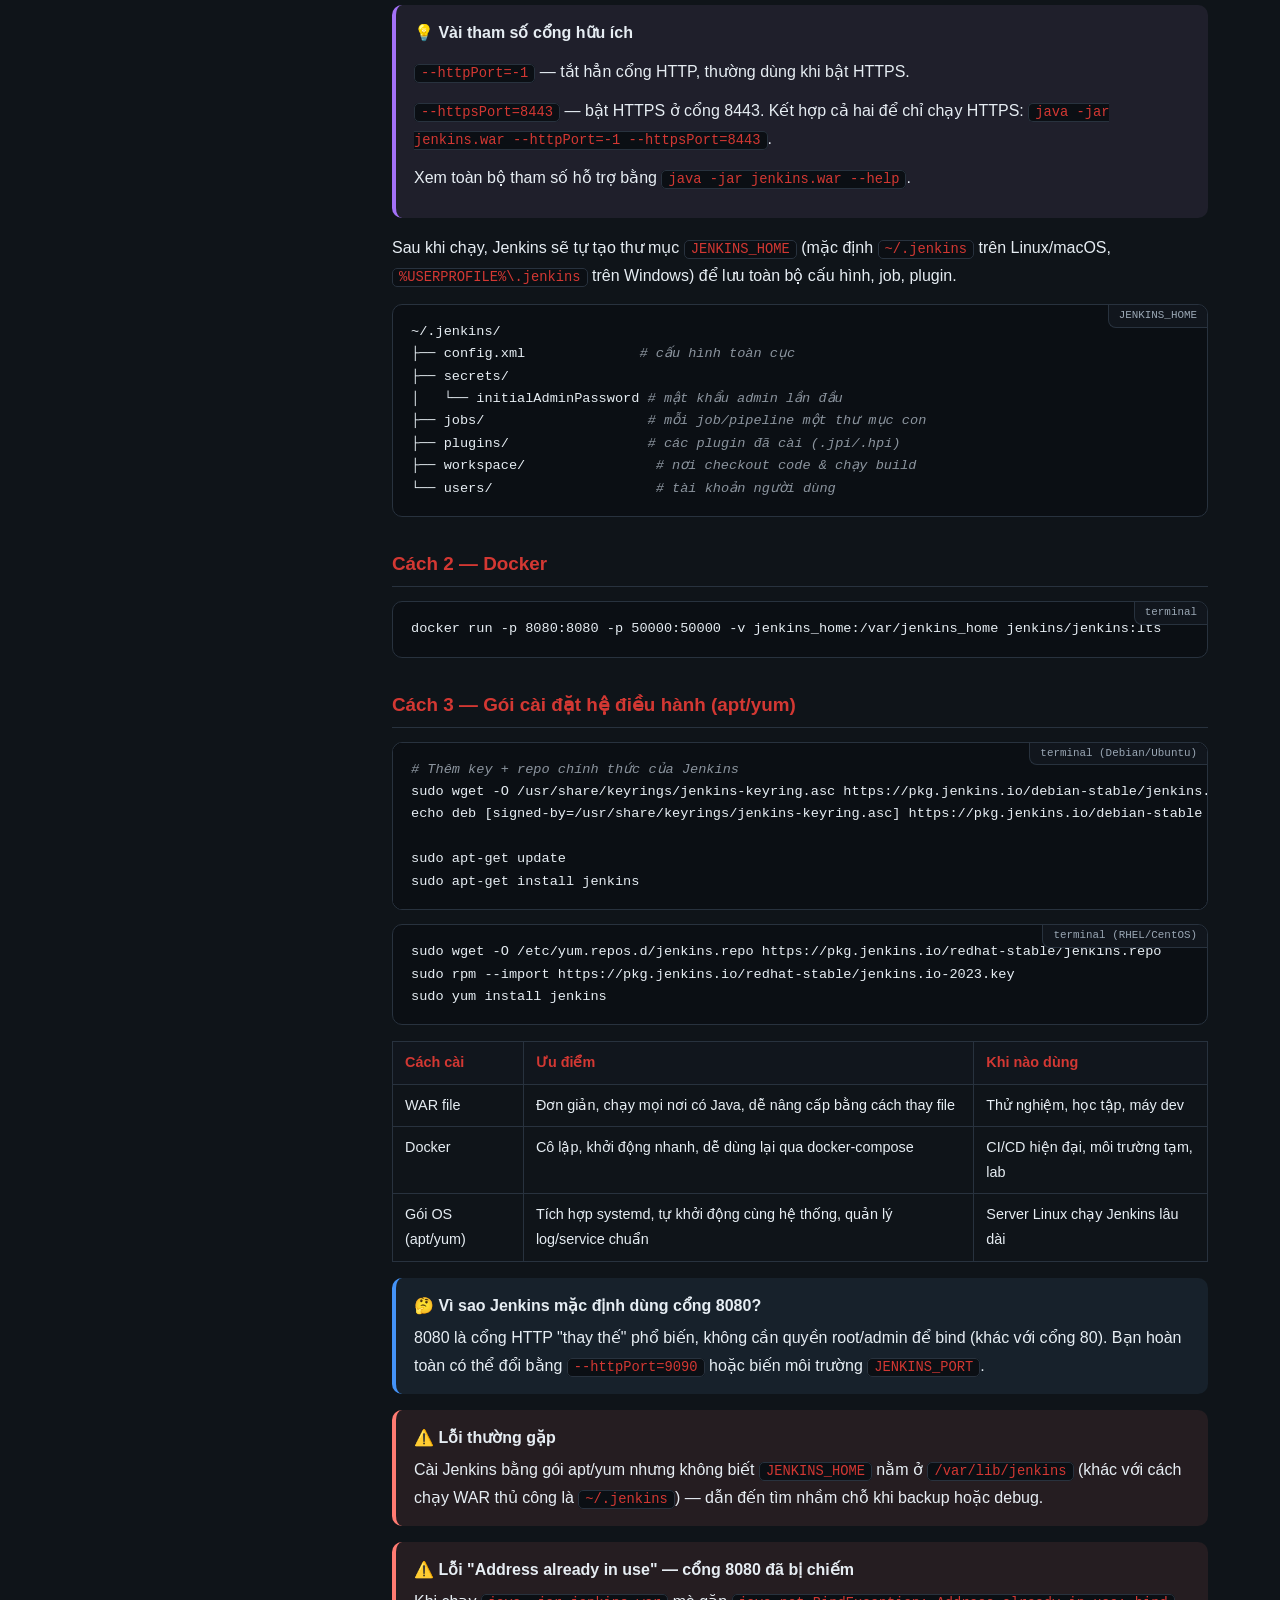
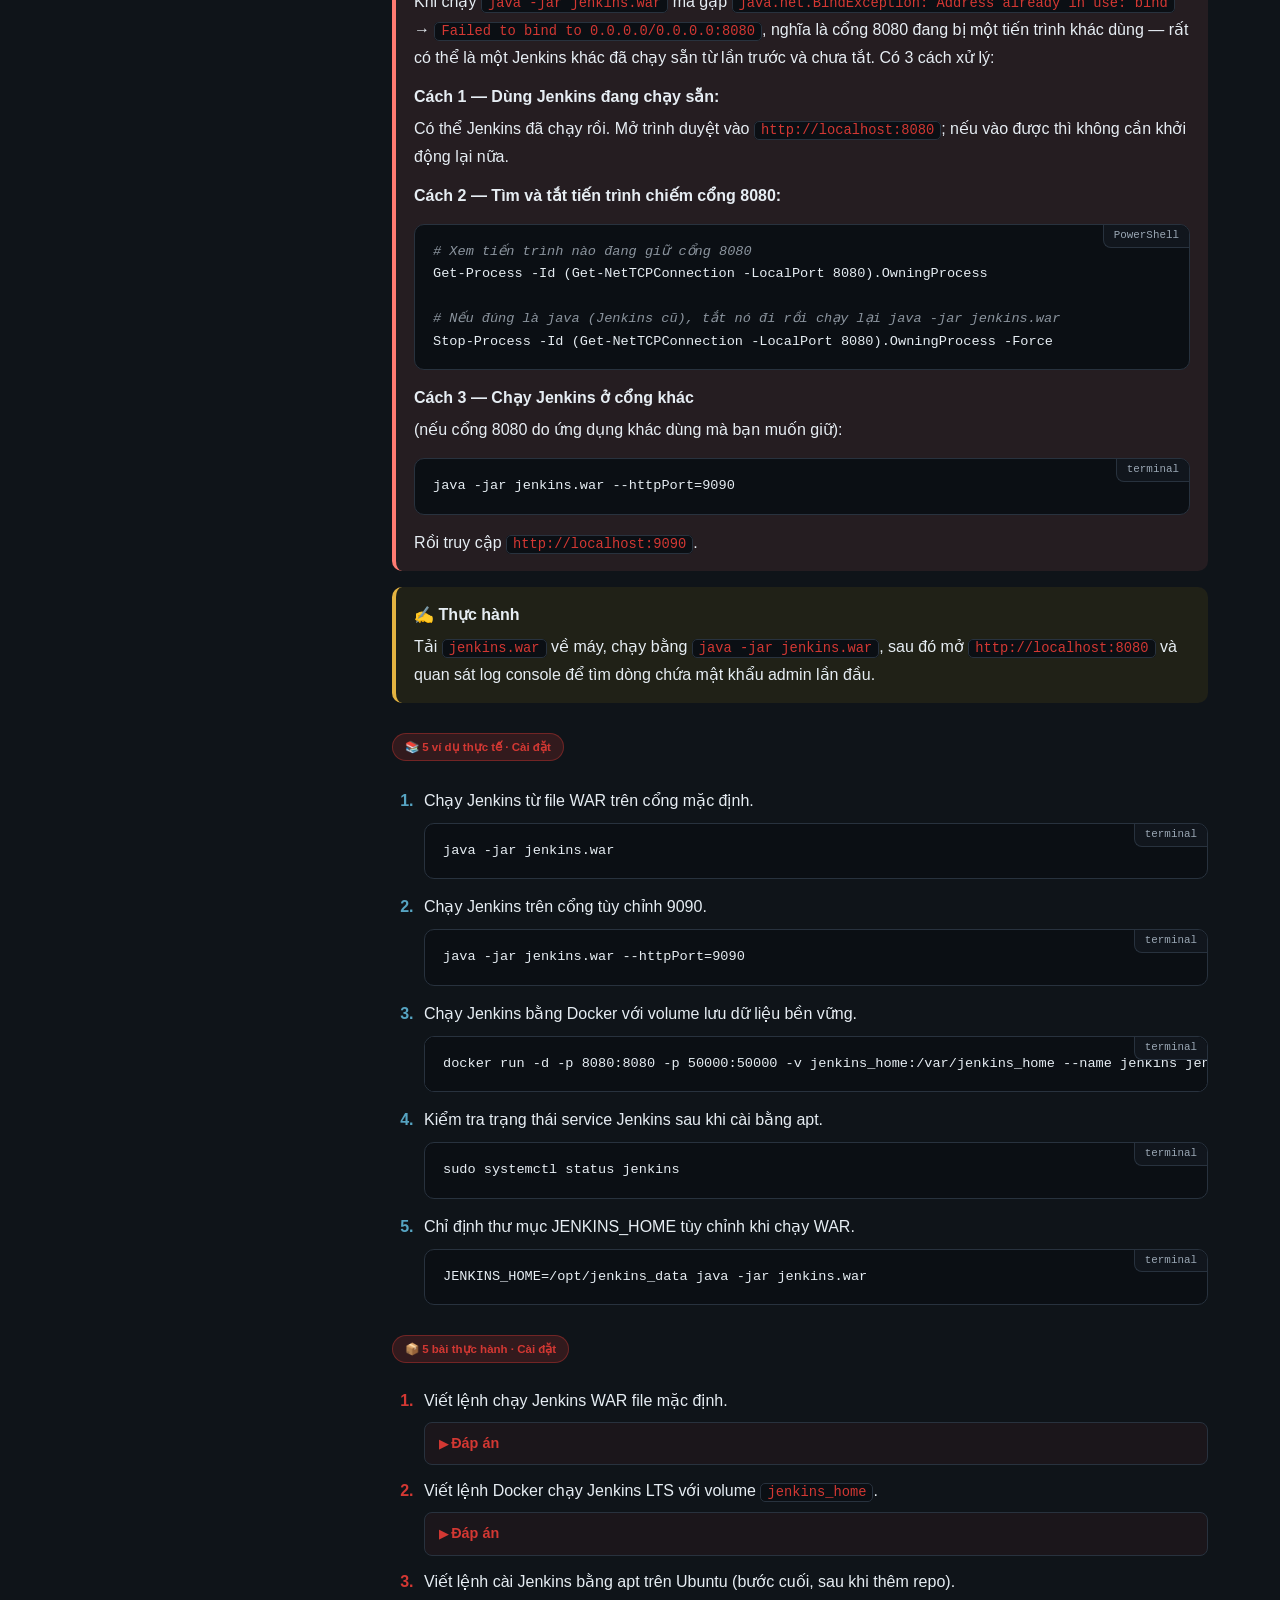
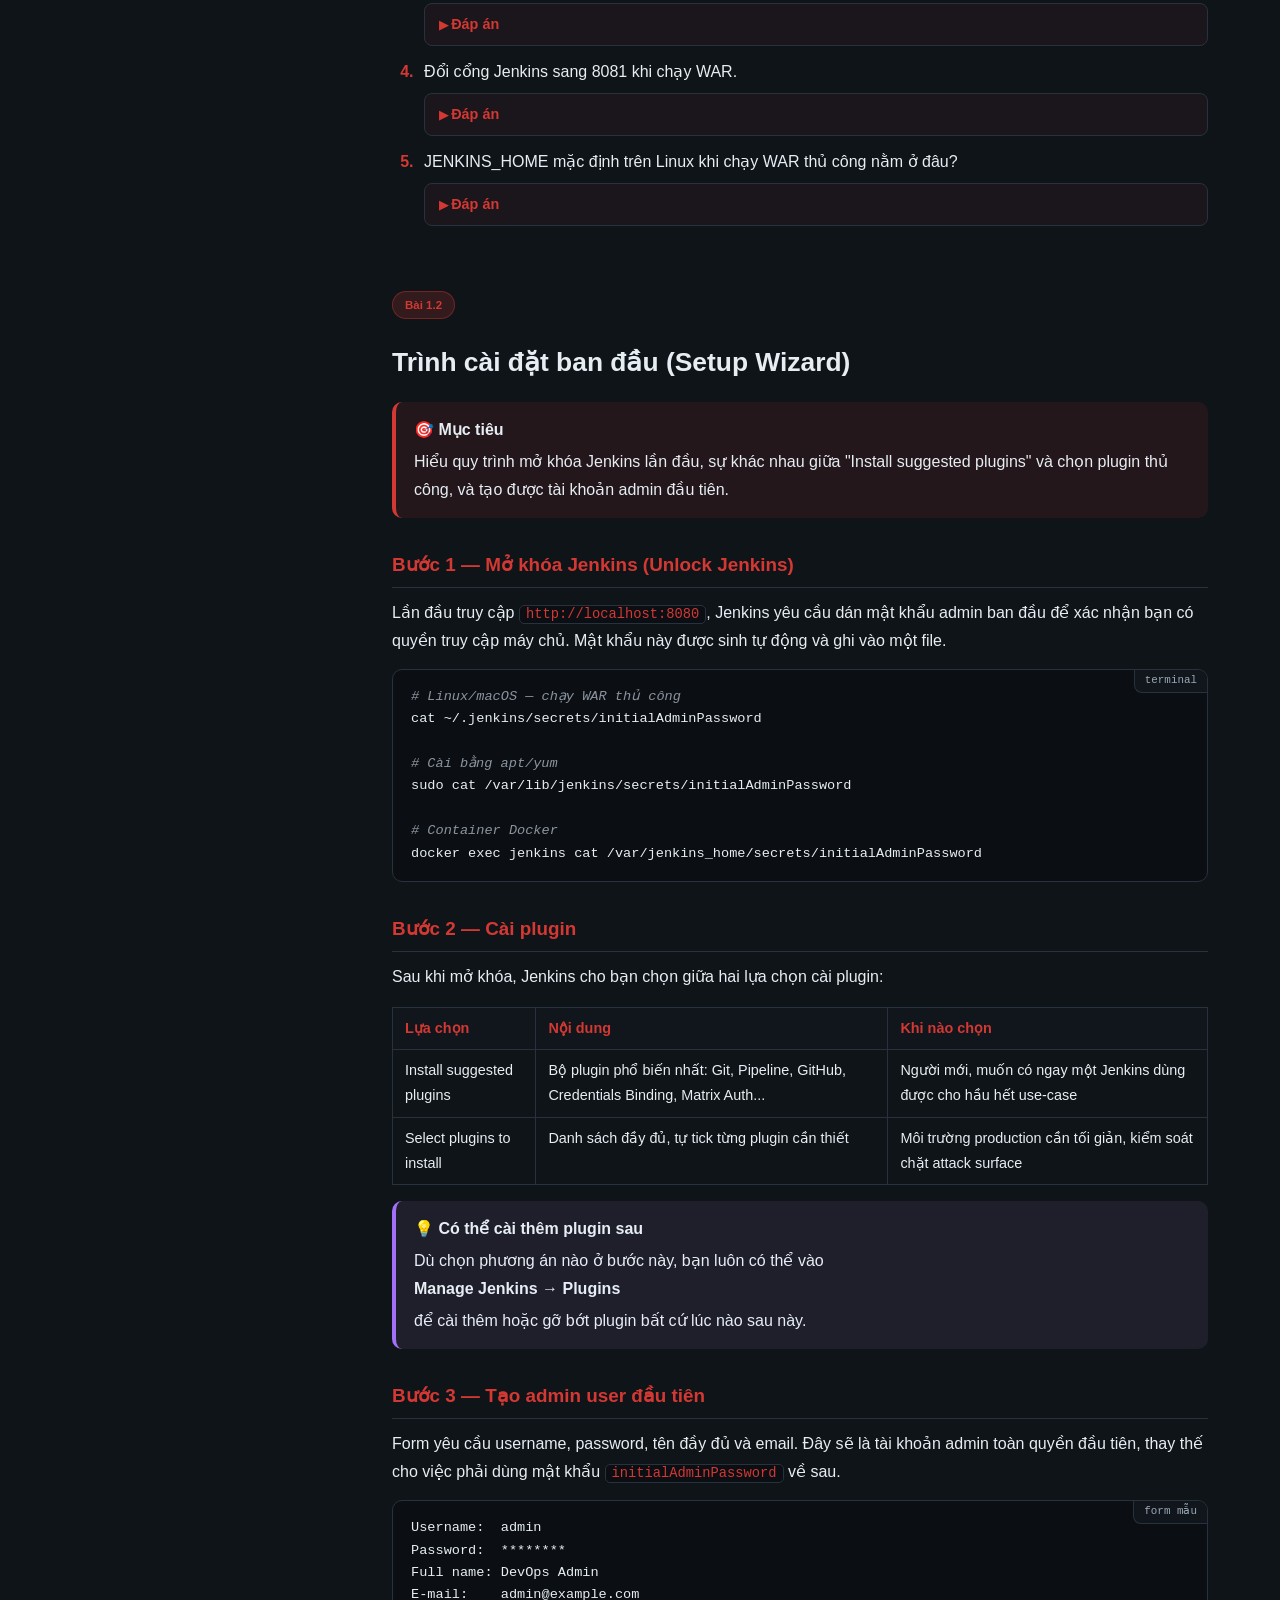
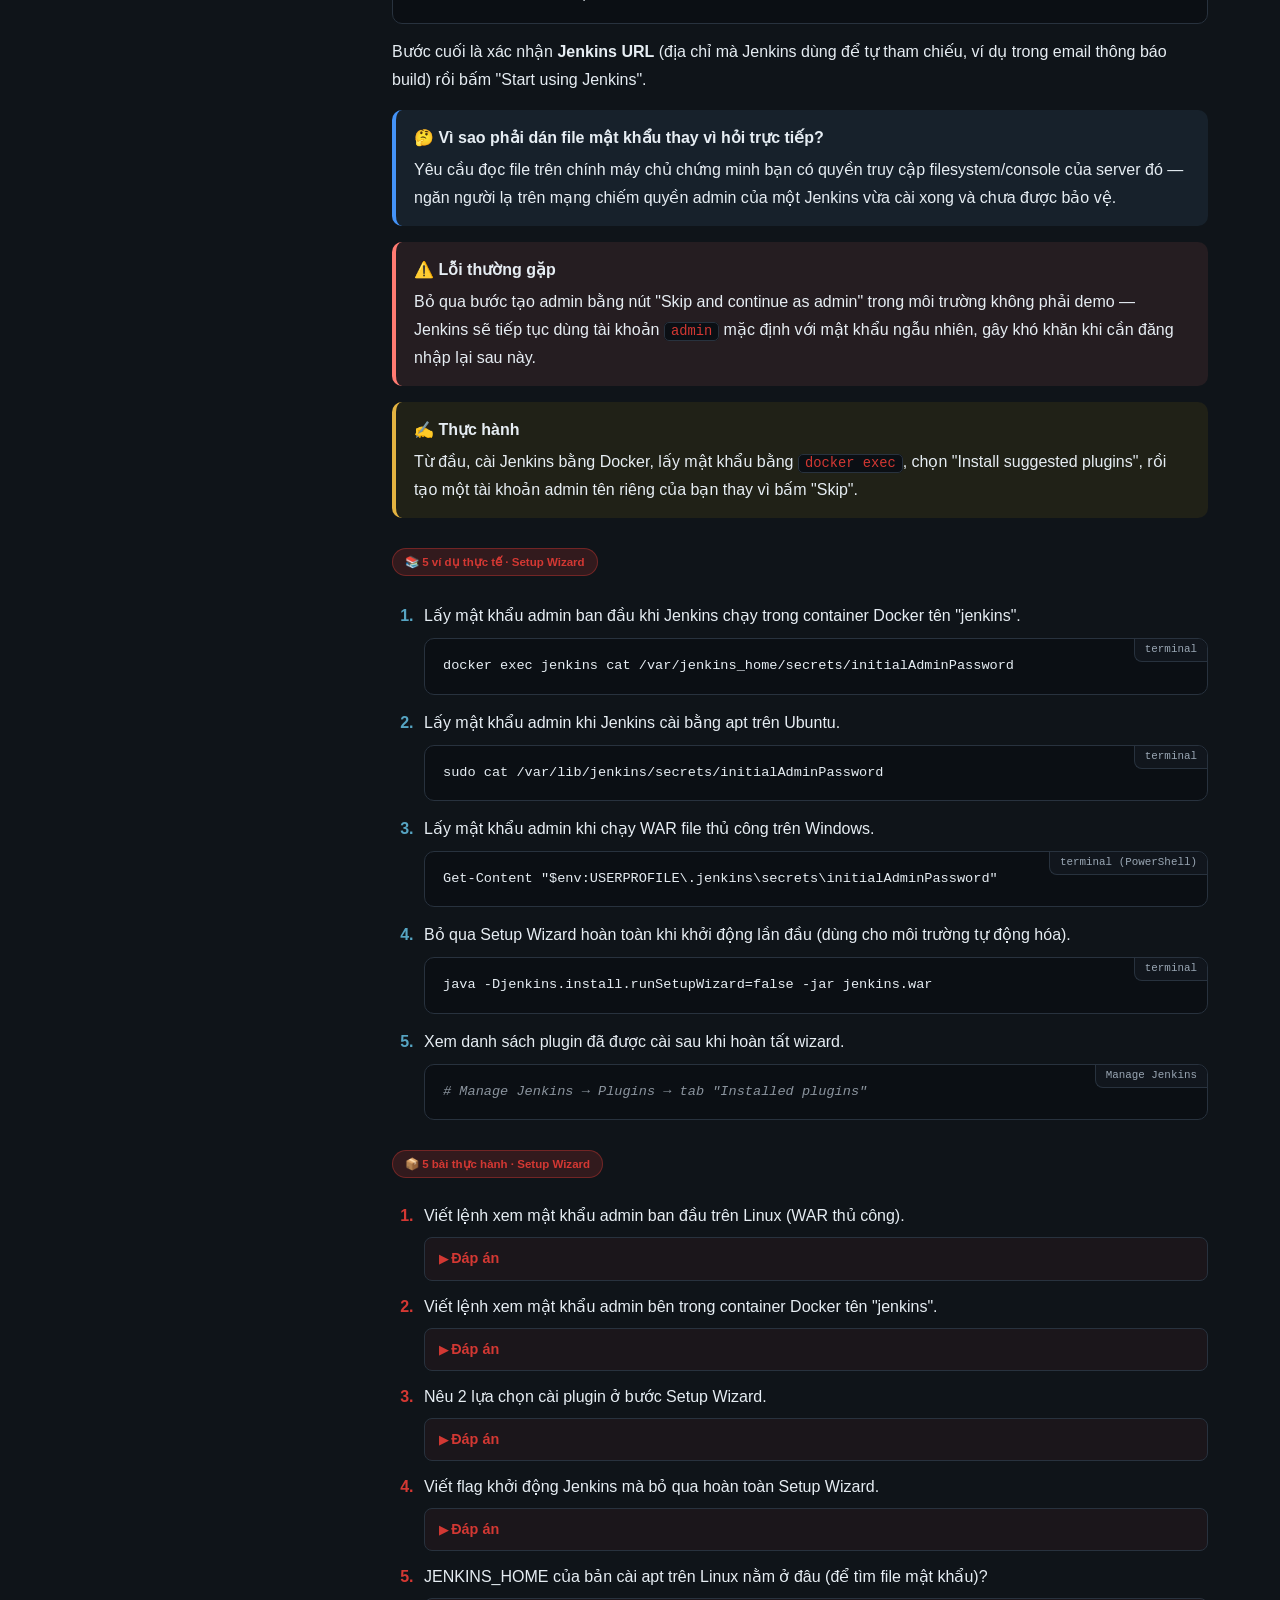
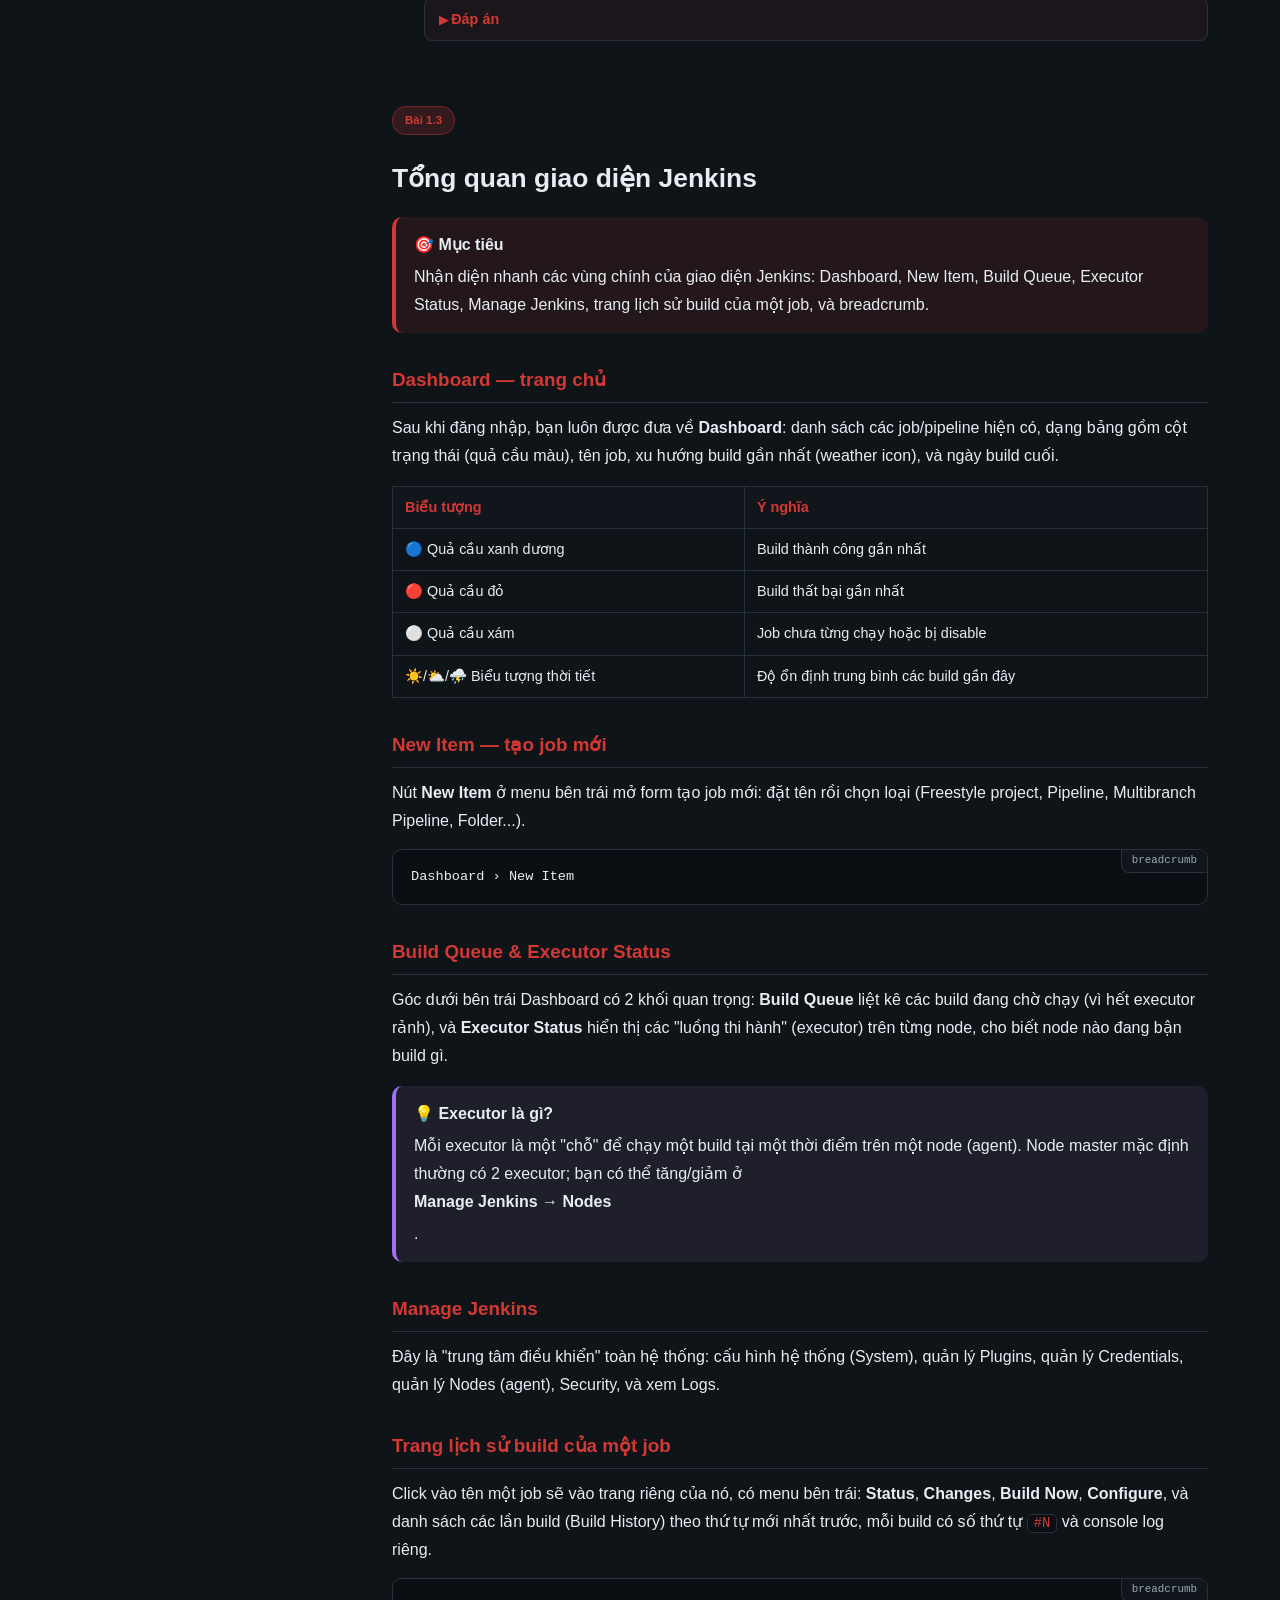
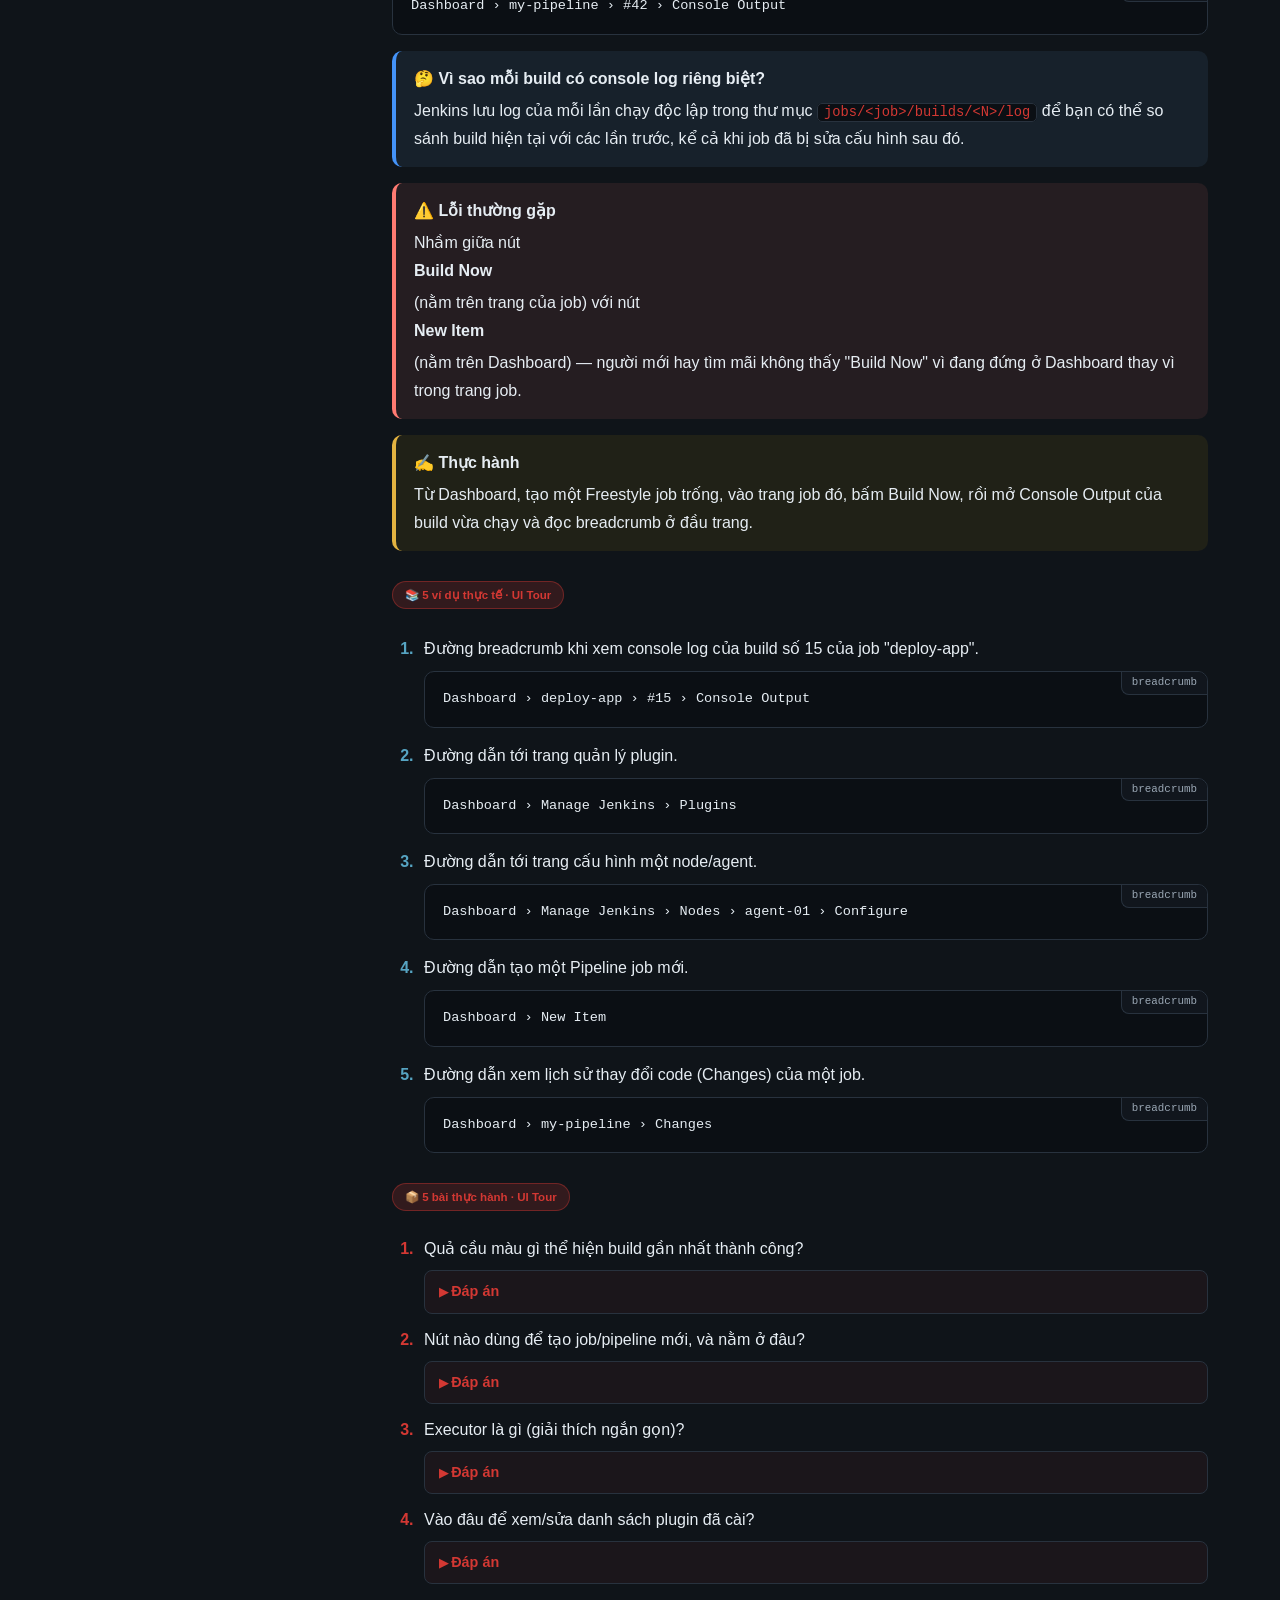
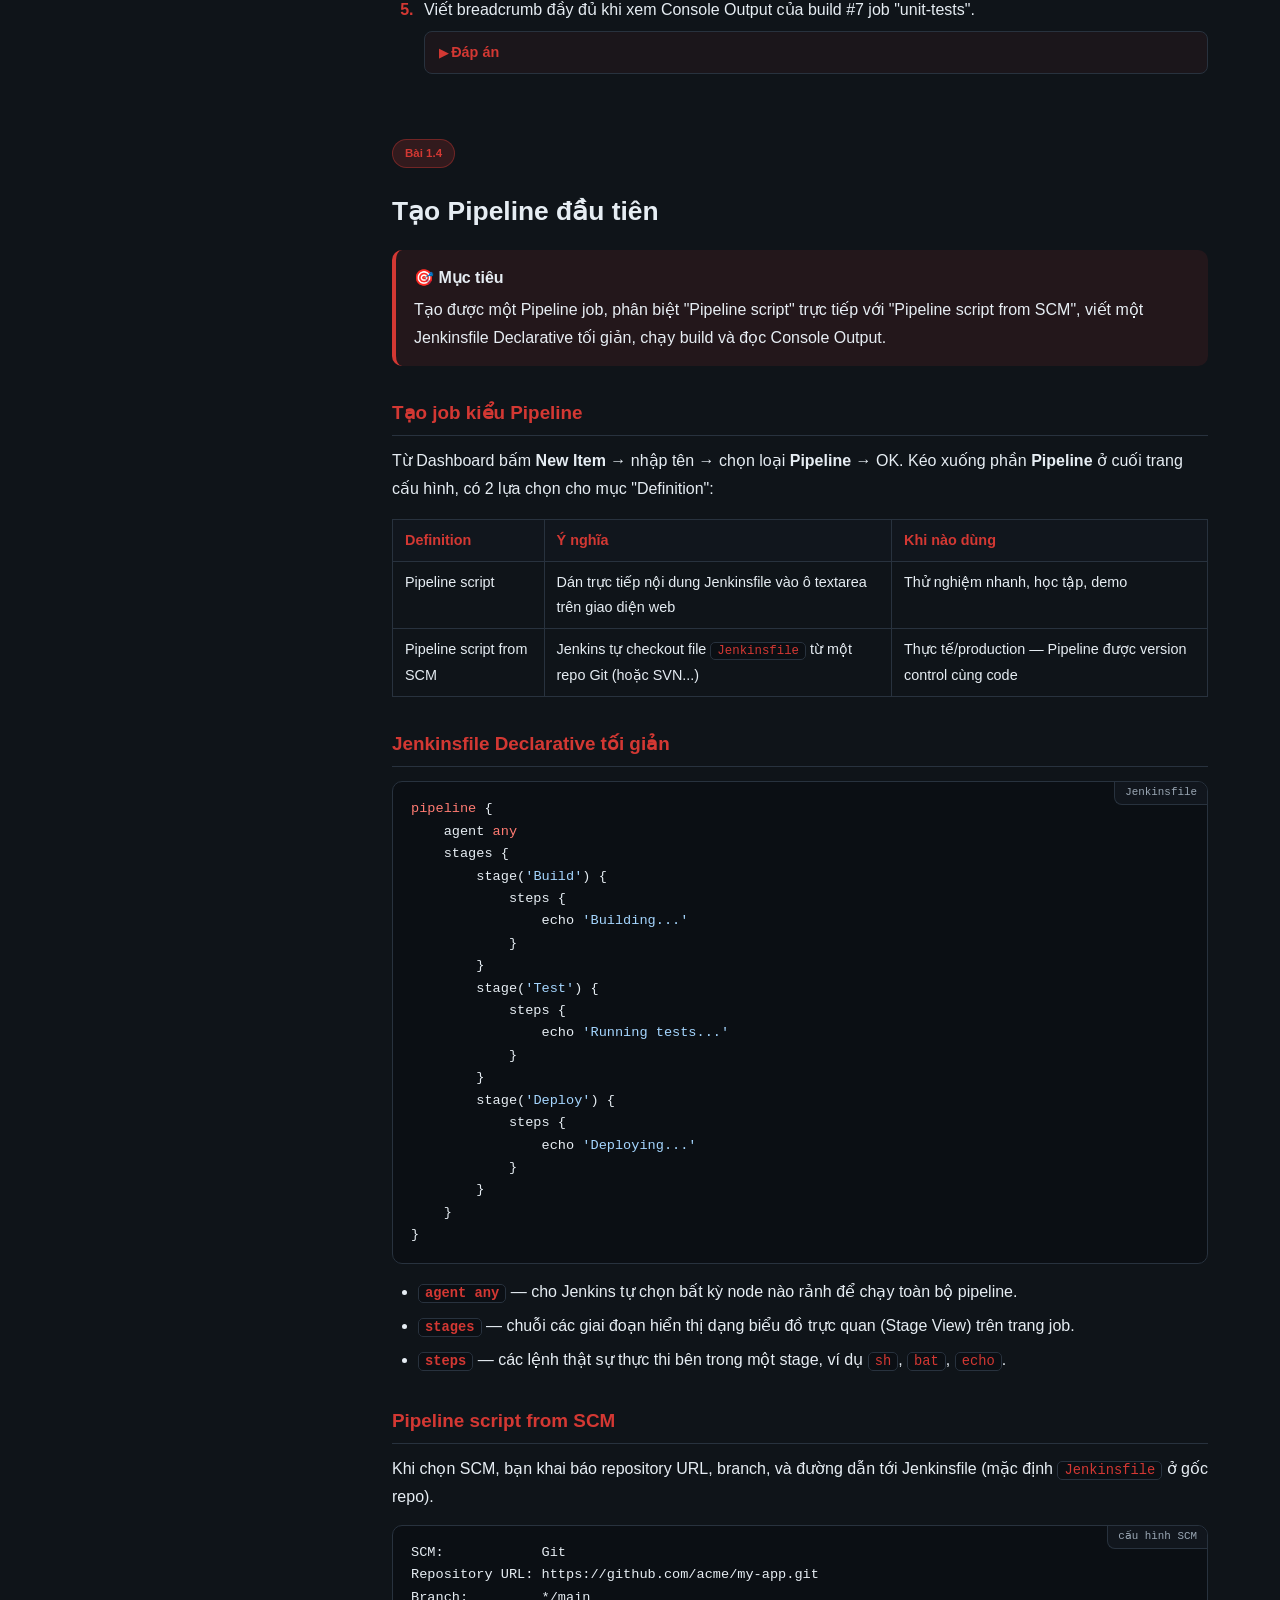
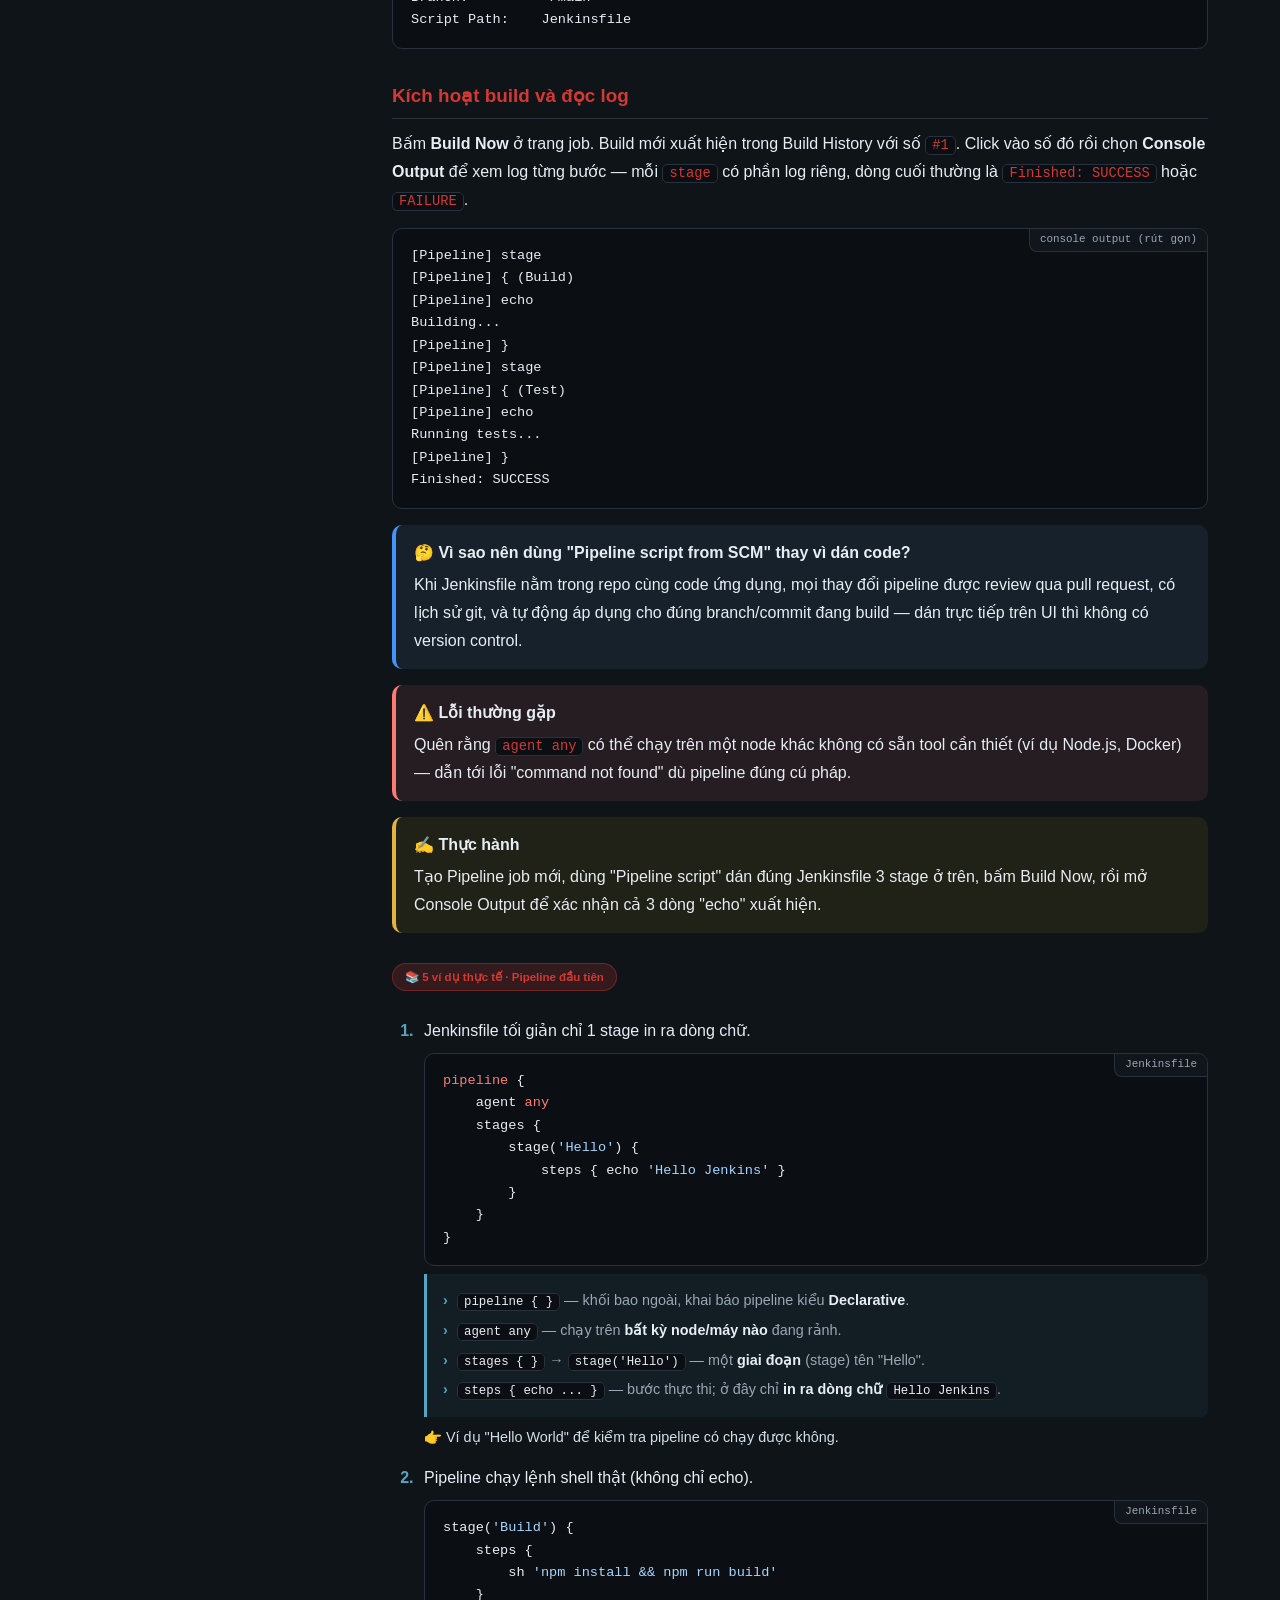
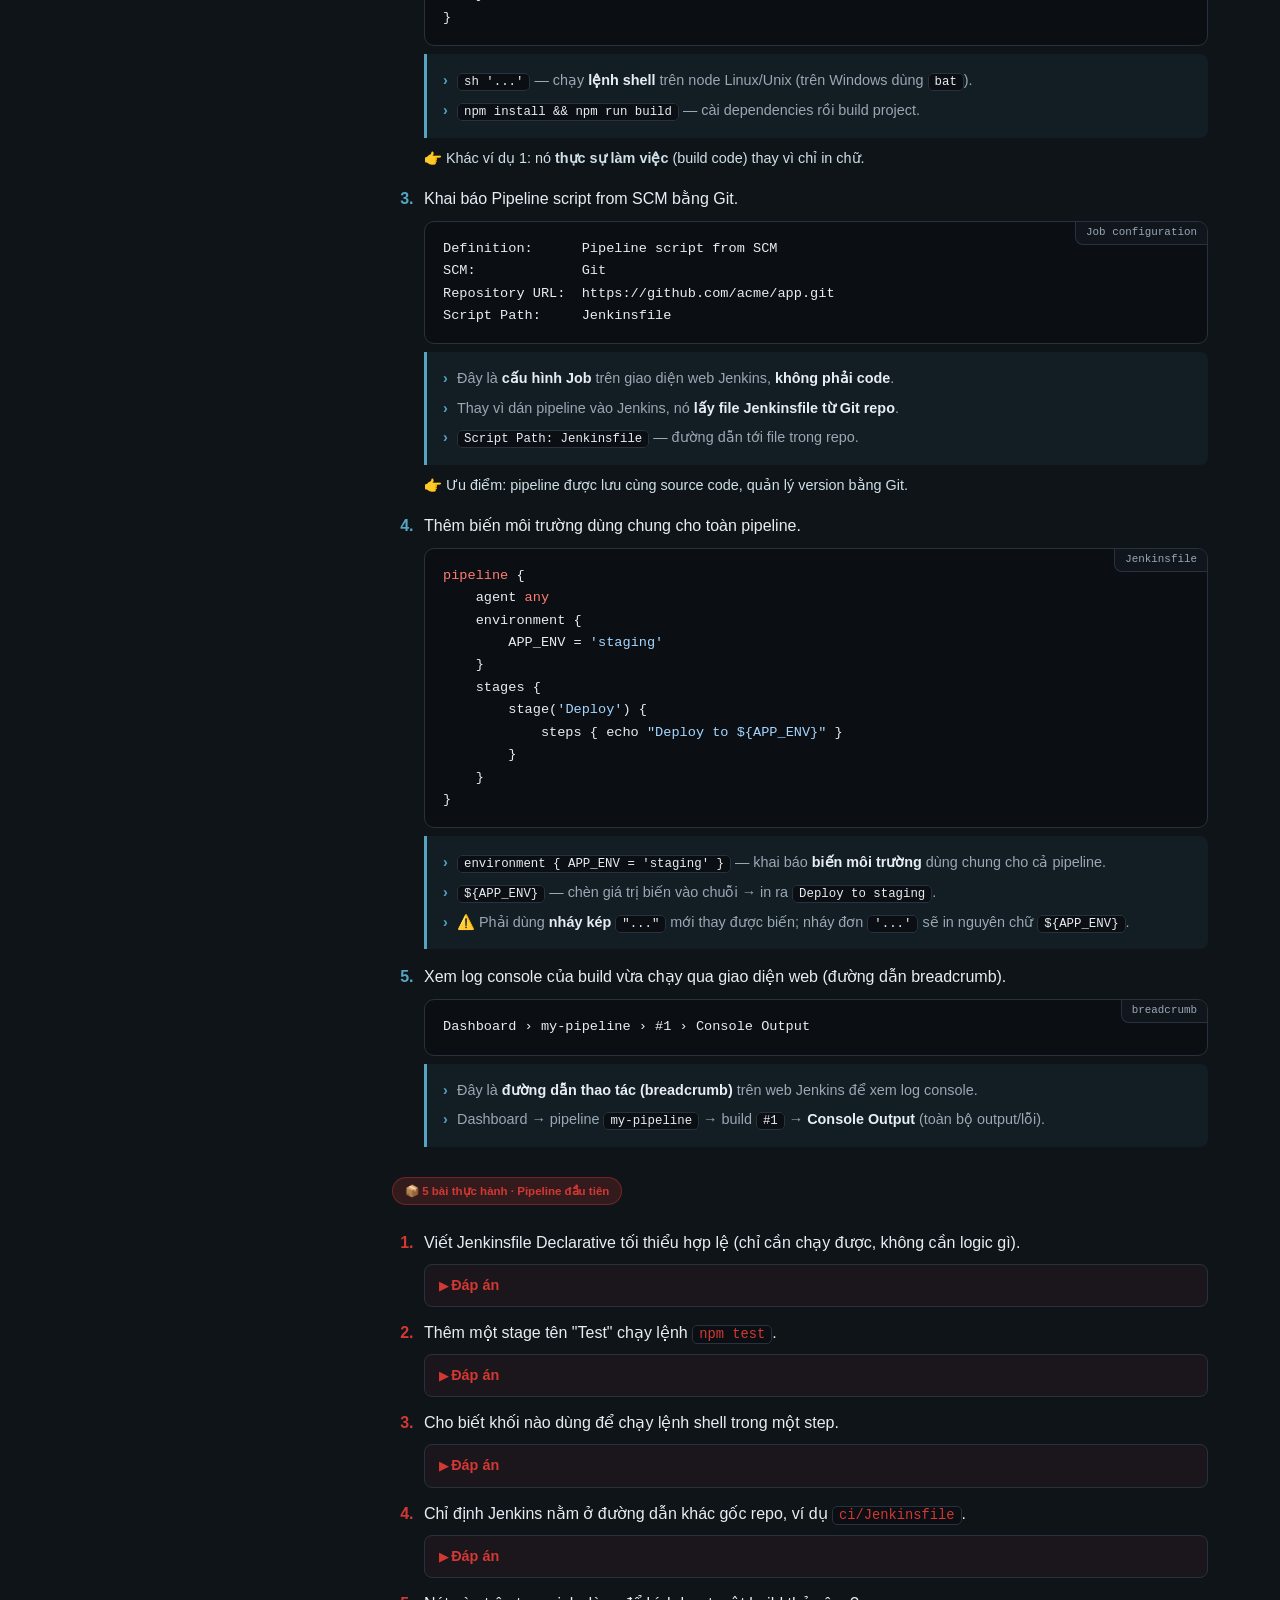
<file: phase1-getting-started.html>
<!DOCTYPE html>
<html lang="vi">
<head>
<meta charset="UTF-8">
<meta name="viewport" content="width=device-width, initial-scale=1.0">
<title>Giai đoạn 1 — Getting Started | Khóa học Jenkins</title>
<link rel="stylesheet" href="assets/course.css">
</head>
<body class="lang-vi">
<div class="layout">
<nav class="side">
  <div class="brand">🔧 Jenkins<small><span class="vi">Giai đoạn 1 · Getting Started</span><span class="en">Stage 1 · Getting Started</span></small></div>
  <div class="lang-toggle">
    <button data-lang="vi" class="on">VI</button>
    <button data-lang="en">EN</button>
  </div>
  <a class="nav-home" href="index.html"><span class="vi">← Mục lục khóa học</span><span class="en">← Course index</span></a>
  <div class="grp"><span class="vi">Bài học</span><span class="en">Lessons</span></div>
  <a class="lnk" href="#install">1.1 · <span class="vi">Cài đặt Jenkins</span><span class="en">Installing Jenkins</span></a>
  <a class="lnk" href="#setup-wizard">1.2 · <span class="vi">Trình cài đặt ban đầu</span><span class="en">Setup Wizard</span></a>
  <a class="lnk" href="#ui-tour">1.3 · <span class="vi">Tổng quan giao diện</span><span class="en">UI Tour</span></a>
  <a class="lnk" href="#first-pipeline">1.4 · <span class="vi">Pipeline đầu tiên</span><span class="en">First Pipeline</span></a>
  <a class="lnk" href="#docker">1.5 · <span class="vi">Chạy Jenkins với Docker</span><span class="en">Jenkins with Docker</span></a>
  <a class="lnk" href="#item-types">1.6 · <span class="vi">Các loại Item (New Item)</span><span class="en">New Item types</span></a>
</nav>

<main>
<header class="top">
  <div class="crumb"><span class="vi">Khóa học Jenkins › <b>Giai đoạn 1 — Getting Started</b></span><span class="en">Jenkins Course › <b>Stage 1 — Getting Started</b></span></div>
  <h1>Getting Started</h1>
  <p class="lead"><span class="vi">Mục tiêu giai đoạn: cài đặt được Jenkins, đi qua trình cài đặt ban đầu, làm quen giao diện, tạo Pipeline đầu tiên và biết chạy Jenkins bằng Docker.</span><span class="en">Stage goal: install Jenkins, get through the initial setup wizard, learn the UI, create your first Pipeline, and know how to run Jenkins with Docker.</span></p>
</header>

<!-- ============ 1.1 ============ -->
<section class="lesson" id="install">
<div class="lang vi">
  <span class="phase-tag">Bài 1.1</span>
  <h2>Cài đặt Jenkins</h2>
  <div class="box goal"><b>🎯 Mục tiêu</b>Biết các cách cài Jenkins chính thức (WAR file, Docker, gói hệ điều hành), hiểu yêu cầu hệ thống tối thiểu, và biết <code class="inline">JENKINS_HOME</code> chứa gì.</div>
  <h3>Yêu cầu hệ thống</h3>
  <p>Theo tài liệu chính thức, Jenkins cần <b>Java 11 hoặc 17</b> (tùy phiên bản LTS), tối thiểu <b>256MB RAM</b> cho Jenkins (khuyến nghị ≥ 4GB cho môi trường thật), và ít nhất <b>10GB</b> dung lượng đĩa cho <code class="inline">JENKINS_HOME</code>.</p>
<pre><span class="lbl">terminal</span><span class="cmt"># Kiểm tra phiên bản Java trước khi cài</span>
java -version</pre>
  <h3>Cách 1 — Chạy trực tiếp file WAR</h3>
  <p>Đây là cách cài đặt "chuẩn" nhất, chạy được trên mọi hệ điều hành có Java: tải <code class="inline">jenkins.war</code> từ jenkins.io rồi chạy bằng lệnh <code class="inline">java -jar</code>.</p>
<pre><span class="lbl">terminal</span><span class="cmt"># Tải bản LTS mới nhất</span>
curl -fsSL https://get.jenkins.io/war-stable/latest/jenkins.war -o jenkins.war

<span class="cmt"># Chạy Jenkins, mặc định lắng nghe cổng 8080</span>
java -jar jenkins.war</pre>
  <div class="box warn"><b>⚠️ Trên Windows (PowerShell)</b><code class="inline">curl</code> trong PowerShell chỉ là alias của <code class="inline">Invoke-WebRequest</code> và không hiểu các cờ kiểu Linux như <code class="inline">-fsSL</code>. Dùng <code class="inline">curl.exe</code> (ép gọi đúng binary curl thật) hoặc lệnh gốc <code class="inline">Invoke-WebRequest</code>:
<pre><span class="lbl">PowerShell</span><span class="cmt"># Cách 1 — gọi đúng curl.exe</span>
curl.exe -fsSL https://get.jenkins.io/war-stable/latest/jenkins.war -o jenkins.war

<span class="cmt"># Cách 2 — dùng lệnh PowerShell gốc</span>
Invoke-WebRequest -Uri "https://get.jenkins.io/war-stable/latest/jenkins.war" -OutFile "jenkins.war"</pre></div>
  <h3>Chạy Jenkins trên cổng khác</h3>
  <p>Mặc định Jenkins lắng nghe cổng <code class="inline">8080</code>. Muốn đổi sang cổng khác (ví dụ khi 8080 đã bị chiếm), dùng tham số <code class="inline">--httpPort</code> — cú pháp giống nhau trên mọi hệ điều hành:</p>
<pre><span class="lbl">terminal</span><span class="cmt"># Chạy Jenkins trên cổng 9090 thay vì 8080</span>
java -jar jenkins.war --httpPort=9090</pre>
  <p>Sau khi chạy, truy cập <code class="inline">http://localhost:9090</code> (theo đúng cổng vừa đặt).</p>
  <div class="box tip"><b>💡 Vài tham số cổng hữu ích</b>
  <p><code class="inline">--httpPort=-1</code> — tắt hẳn cổng HTTP, thường dùng khi bật HTTPS.</p>
  <p><code class="inline">--httpsPort=8443</code> — bật HTTPS ở cổng 8443. Kết hợp cả hai để chỉ chạy HTTPS: <code class="inline">java -jar jenkins.war --httpPort=-1 --httpsPort=8443</code>.</p>
  <p>Xem toàn bộ tham số hỗ trợ bằng <code class="inline">java -jar jenkins.war --help</code>.</p></div>
  <p>Sau khi chạy, Jenkins sẽ tự tạo thư mục <code class="inline">JENKINS_HOME</code> (mặc định <code class="inline">~/.jenkins</code> trên Linux/macOS, <code class="inline">%USERPROFILE%\.jenkins</code> trên Windows) để lưu toàn bộ cấu hình, job, plugin.</p>
<pre><span class="lbl">JENKINS_HOME</span>~/.jenkins/
├── config.xml              <span class="cmt"># cấu hình toàn cục</span>
├── secrets/
│   └── initialAdminPassword <span class="cmt"># mật khẩu admin lần đầu</span>
├── jobs/                    <span class="cmt"># mỗi job/pipeline một thư mục con</span>
├── plugins/                 <span class="cmt"># các plugin đã cài (.jpi/.hpi)</span>
├── workspace/                <span class="cmt"># nơi checkout code &amp; chạy build</span>
└── users/                    <span class="cmt"># tài khoản người dùng</span></pre>
  <h3>Cách 2 — Docker</h3>
<pre><span class="lbl">terminal</span>docker run -p 8080:8080 -p 50000:50000 -v jenkins_home:/var/jenkins_home jenkins/jenkins:lts</pre>
  <h3>Cách 3 — Gói cài đặt hệ điều hành (apt/yum)</h3>
<pre><span class="lbl">terminal (Debian/Ubuntu)</span><span class="cmt"># Thêm key + repo chính thức của Jenkins</span>
sudo wget -O /usr/share/keyrings/jenkins-keyring.asc https://pkg.jenkins.io/debian-stable/jenkins.io-2023.key
echo deb [signed-by=/usr/share/keyrings/jenkins-keyring.asc] https://pkg.jenkins.io/debian-stable binary/ | sudo tee /etc/apt/sources.list.d/jenkins.list

sudo apt-get update
sudo apt-get install jenkins</pre>
<pre><span class="lbl">terminal (RHEL/CentOS)</span>sudo wget -O /etc/yum.repos.d/jenkins.repo https://pkg.jenkins.io/redhat-stable/jenkins.repo
sudo rpm --import https://pkg.jenkins.io/redhat-stable/jenkins.io-2023.key
sudo yum install jenkins</pre>
  <table>
    <tr><th>Cách cài</th><th>Ưu điểm</th><th>Khi nào dùng</th></tr>
    <tr><td>WAR file</td><td>Đơn giản, chạy mọi nơi có Java, dễ nâng cấp bằng cách thay file</td><td>Thử nghiệm, học tập, máy dev</td></tr>
    <tr><td>Docker</td><td>Cô lập, khởi động nhanh, dễ dùng lại qua docker-compose</td><td>CI/CD hiện đại, môi trường tạm, lab</td></tr>
    <tr><td>Gói OS (apt/yum)</td><td>Tích hợp systemd, tự khởi động cùng hệ thống, quản lý log/service chuẩn</td><td>Server Linux chạy Jenkins lâu dài</td></tr>
  </table>
  <div class="box why"><b>🤔 Vì sao Jenkins mặc định dùng cổng 8080?</b>8080 là cổng HTTP "thay thế" phổ biến, không cần quyền root/admin để bind (khác với cổng 80). Bạn hoàn toàn có thể đổi bằng <code class="inline">--httpPort=9090</code> hoặc biến môi trường <code class="inline">JENKINS_PORT</code>.</div>
  <div class="box warn"><b>⚠️ Lỗi thường gặp</b>Cài Jenkins bằng gói apt/yum nhưng không biết <code class="inline">JENKINS_HOME</code> nằm ở <code class="inline">/var/lib/jenkins</code> (khác với cách chạy WAR thủ công là <code class="inline">~/.jenkins</code>) — dẫn đến tìm nhầm chỗ khi backup hoặc debug.</div>
  <div class="box warn"><b>⚠️ Lỗi "Address already in use" — cổng 8080 đã bị chiếm</b>Khi chạy <code class="inline">java -jar jenkins.war</code> mà gặp <code class="inline">java.net.BindException: Address already in use: bind</code> → <code class="inline">Failed to bind to 0.0.0.0/0.0.0.0:8080</code>, nghĩa là cổng 8080 đang bị một tiến trình khác dùng — rất có thể là một Jenkins khác đã chạy sẵn từ lần trước và chưa tắt. Có 3 cách xử lý:
  <p><b>Cách 1 — Dùng Jenkins đang chạy sẵn:</b> Có thể Jenkins đã chạy rồi. Mở trình duyệt vào <code class="inline">http://localhost:8080</code>; nếu vào được thì không cần khởi động lại nữa.</p>
  <p><b>Cách 2 — Tìm và tắt tiến trình chiếm cổng 8080:</b></p>
<pre><span class="lbl">PowerShell</span><span class="cmt"># Xem tiến trình nào đang giữ cổng 8080</span>
Get-Process -Id (Get-NetTCPConnection -LocalPort 8080).OwningProcess

<span class="cmt"># Nếu đúng là java (Jenkins cũ), tắt nó đi rồi chạy lại java -jar jenkins.war</span>
Stop-Process -Id (Get-NetTCPConnection -LocalPort 8080).OwningProcess -Force</pre>
  <p><b>Cách 3 — Chạy Jenkins ở cổng khác</b> (nếu cổng 8080 do ứng dụng khác dùng mà bạn muốn giữ):</p>
<pre><span class="lbl">terminal</span>java -jar jenkins.war --httpPort=9090</pre>
  Rồi truy cập <code class="inline">http://localhost:9090</code>.</div>
  <div class="box practice"><b>✍️ Thực hành</b>Tải <code class="inline">jenkins.war</code> về máy, chạy bằng <code class="inline">java -jar jenkins.war</code>, sau đó mở <code class="inline">http://localhost:8080</code> và quan sát log console để tìm dòng chứa mật khẩu admin lần đầu.</div>
  <div class="drill-head"><span class="phase-tag">📚 5 ví dụ thực tế · Cài đặt</span></div>
  <ol class="examples">
    <li><span class="task">Chạy Jenkins từ file WAR trên cổng mặc định.</span>
<pre><span class="lbl">terminal</span>java -jar jenkins.war</pre></li>
    <li><span class="task">Chạy Jenkins trên cổng tùy chỉnh 9090.</span>
<pre><span class="lbl">terminal</span>java -jar jenkins.war --httpPort=9090</pre></li>
    <li><span class="task">Chạy Jenkins bằng Docker với volume lưu dữ liệu bền vững.</span>
<pre><span class="lbl">terminal</span>docker run -d -p 8080:8080 -p 50000:50000 -v jenkins_home:/var/jenkins_home --name jenkins jenkins/jenkins:lts</pre></li>
    <li><span class="task">Kiểm tra trạng thái service Jenkins sau khi cài bằng apt.</span>
<pre><span class="lbl">terminal</span>sudo systemctl status jenkins</pre></li>
    <li><span class="task">Chỉ định thư mục JENKINS_HOME tùy chỉnh khi chạy WAR.</span>
<pre><span class="lbl">terminal</span>JENKINS_HOME=/opt/jenkins_data java -jar jenkins.war</pre></li>
  </ol>
  <div class="drill-head"><span class="phase-tag">📦 5 bài thực hành · Cài đặt</span></div>
  <ol class="drills">
    <li><span class="task">Viết lệnh chạy Jenkins WAR file mặc định.</span>
      <details class="ans"><summary>Đáp án</summary><div class="a-body"><pre>java -jar jenkins.war</pre></div></details></li>
    <li><span class="task">Viết lệnh Docker chạy Jenkins LTS với volume <code class="inline">jenkins_home</code>.</span>
      <details class="ans"><summary>Đáp án</summary><div class="a-body"><pre>docker run -p 8080:8080 -p 50000:50000 -v jenkins_home:/var/jenkins_home jenkins/jenkins:lts</pre></div></details></li>
    <li><span class="task">Viết lệnh cài Jenkins bằng apt trên Ubuntu (bước cuối, sau khi thêm repo).</span>
      <details class="ans"><summary>Đáp án</summary><div class="a-body"><pre>sudo apt-get update
sudo apt-get install jenkins</pre></div></details></li>
    <li><span class="task">Đổi cổng Jenkins sang 8081 khi chạy WAR.</span>
      <details class="ans"><summary>Đáp án</summary><div class="a-body"><pre>java -jar jenkins.war --httpPort=8081</pre></div></details></li>
    <li><span class="task">JENKINS_HOME mặc định trên Linux khi chạy WAR thủ công nằm ở đâu?</span>
      <details class="ans"><summary>Đáp án</summary><div class="a-body"><pre><span class="cmt"># Mặc định</span>
~/.jenkins</pre></div></details></li>
  </ol>
</div>
<div class="lang en">
  <span class="phase-tag">Lesson 1.1</span>
  <h2>Installing Jenkins</h2>
  <div class="box goal"><b>🎯 Goal</b>Know the official ways to install Jenkins (WAR file, Docker, OS packages), understand the minimum system requirements, and know what <code class="inline">JENKINS_HOME</code> contains.</div>
  <h3>System requirements</h3>
  <p>Per the official docs, Jenkins requires <b>Java 11 or 17</b> (depending on the LTS release), at least <b>256MB RAM</b> (≥ 4GB recommended for real usage), and at least <b>10GB</b> of disk space for <code class="inline">JENKINS_HOME</code>.</p>
<pre><span class="lbl">terminal</span><span class="cmt"># Check the Java version before installing</span>
java -version</pre>
  <h3>Option 1 — Run the WAR file directly</h3>
  <p>This is the most "standard" installation method, running on any OS with Java: download <code class="inline">jenkins.war</code> from jenkins.io and run it with <code class="inline">java -jar</code>.</p>
<pre><span class="lbl">terminal</span><span class="cmt"># Download the latest LTS release</span>
curl -fsSL https://get.jenkins.io/war-stable/latest/jenkins.war -o jenkins.war

<span class="cmt"># Run Jenkins, listens on port 8080 by default</span>
java -jar jenkins.war</pre>
  <div class="box warn"><b>⚠️ On Windows (PowerShell)</b><code class="inline">curl</code> in PowerShell is just an alias for <code class="inline">Invoke-WebRequest</code> and doesn't understand Linux-style flags like <code class="inline">-fsSL</code>. Use <code class="inline">curl.exe</code> (forces the real curl binary) or the native <code class="inline">Invoke-WebRequest</code> cmdlet:
<pre><span class="lbl">PowerShell</span><span class="cmt"># Option 1 — call the real curl.exe</span>
curl.exe -fsSL https://get.jenkins.io/war-stable/latest/jenkins.war -o jenkins.war

<span class="cmt"># Option 2 — use the native PowerShell cmdlet</span>
Invoke-WebRequest -Uri "https://get.jenkins.io/war-stable/latest/jenkins.war" -OutFile "jenkins.war"</pre></div>
  <h3>Running on a different port</h3>
  <p>By default Jenkins listens on port <code class="inline">8080</code>. To switch to another port (e.g. when 8080 is already taken), use the <code class="inline">--httpPort</code> flag — the syntax is the same on every OS:</p>
<pre><span class="lbl">terminal</span><span class="cmt"># Run Jenkins on port 9090 instead of 8080</span>
java -jar jenkins.war --httpPort=9090</pre>
  <p>Once it's running, visit <code class="inline">http://localhost:9090</code> (using whichever port you set).</p>
  <div class="box tip"><b>💡 Handy port flags</b>
  <p><code class="inline">--httpPort=-1</code> — disables the HTTP port entirely, typically used when enabling HTTPS.</p>
  <p><code class="inline">--httpsPort=8443</code> — enables HTTPS on port 8443. Combine both to run HTTPS only: <code class="inline">java -jar jenkins.war --httpPort=-1 --httpsPort=8443</code>.</p>
  <p>See all supported parameters with <code class="inline">java -jar jenkins.war --help</code>.</p></div>
  <p>Once running, Jenkins automatically creates a <code class="inline">JENKINS_HOME</code> directory (default <code class="inline">~/.jenkins</code> on Linux/macOS, <code class="inline">%USERPROFILE%\.jenkins</code> on Windows) to store all configuration, jobs, and plugins.</p>
<pre><span class="lbl">JENKINS_HOME</span>~/.jenkins/
├── config.xml              <span class="cmt"># global configuration</span>
├── secrets/
│   └── initialAdminPassword <span class="cmt"># first-run admin password</span>
├── jobs/                    <span class="cmt"># one subfolder per job/pipeline</span>
├── plugins/                 <span class="cmt"># installed plugins (.jpi/.hpi)</span>
├── workspace/                <span class="cmt"># where source is checked out &amp; builds run</span>
└── users/                    <span class="cmt"># user accounts</span></pre>
  <h3>Option 2 — Docker</h3>
<pre><span class="lbl">terminal</span>docker run -p 8080:8080 -p 50000:50000 -v jenkins_home:/var/jenkins_home jenkins/jenkins:lts</pre>
  <h3>Option 3 — Native OS packages (apt/yum)</h3>
<pre><span class="lbl">terminal (Debian/Ubuntu)</span><span class="cmt"># Add Jenkins' official key + repo</span>
sudo wget -O /usr/share/keyrings/jenkins-keyring.asc https://pkg.jenkins.io/debian-stable/jenkins.io-2023.key
echo deb [signed-by=/usr/share/keyrings/jenkins-keyring.asc] https://pkg.jenkins.io/debian-stable binary/ | sudo tee /etc/apt/sources.list.d/jenkins.list

sudo apt-get update
sudo apt-get install jenkins</pre>
<pre><span class="lbl">terminal (RHEL/CentOS)</span>sudo wget -O /etc/yum.repos.d/jenkins.repo https://pkg.jenkins.io/redhat-stable/jenkins.repo
sudo rpm --import https://pkg.jenkins.io/redhat-stable/jenkins.io-2023.key
sudo yum install jenkins</pre>
  <table>
    <tr><th>Method</th><th>Pros</th><th>When to use</th></tr>
    <tr><td>WAR file</td><td>Simple, runs anywhere with Java, easy to upgrade by swapping the file</td><td>Experiments, learning, dev machine</td></tr>
    <tr><td>Docker</td><td>Isolated, quick to start, reusable via docker-compose</td><td>Modern CI/CD, ephemeral environments, labs</td></tr>
    <tr><td>OS package (apt/yum)</td><td>Integrates with systemd, autostarts with the system, standard log/service management</td><td>Linux server running Jenkins long-term</td></tr>
  </table>
  <div class="box why"><b>🤔 Why does Jenkins default to port 8080?</b>8080 is a common "alternate" HTTP port that doesn't require root/admin privileges to bind (unlike port 80). You can change it with <code class="inline">--httpPort=9090</code> or the <code class="inline">JENKINS_PORT</code> environment variable.</div>
  <div class="box warn"><b>⚠️ Common mistake</b>Installing Jenkins via apt/yum but not knowing <code class="inline">JENKINS_HOME</code> lives at <code class="inline">/var/lib/jenkins</code> (different from the manual WAR run's <code class="inline">~/.jenkins</code>) — leading to looking in the wrong place when backing up or debugging.</div>
  <div class="box warn"><b>⚠️ "Address already in use" error — port 8080 is taken</b>If running <code class="inline">java -jar jenkins.war</code> throws <code class="inline">java.net.BindException: Address already in use: bind</code> → <code class="inline">Failed to bind to 0.0.0.0/0.0.0.0:8080</code>, it means port 8080 is already used by another process — most likely another Jenkins that's still running from before. Three ways to fix it:
  <p><b>Option 1 — Use the Jenkins that's already running:</b> Jenkins may already be up. Open <code class="inline">http://localhost:8080</code> in your browser; if it loads, you don't need to restart it.</p>
  <p><b>Option 2 — Find and kill the process holding port 8080:</b></p>
<pre><span class="lbl">PowerShell</span><span class="cmt"># See which process is holding port 8080</span>
Get-Process -Id (Get-NetTCPConnection -LocalPort 8080).OwningProcess

<span class="cmt"># If it's java (old Jenkins), kill it, then run java -jar jenkins.war again</span>
Stop-Process -Id (Get-NetTCPConnection -LocalPort 8080).OwningProcess -Force</pre>
  <p><b>Option 3 — Run Jenkins on a different port</b> (if port 8080 is used by another app you want to keep):</p>
<pre><span class="lbl">terminal</span>java -jar jenkins.war --httpPort=9090</pre>
  Then visit <code class="inline">http://localhost:9090</code>.</div>
  <div class="box practice"><b>✍️ Exercise</b>Download <code class="inline">jenkins.war</code>, run it with <code class="inline">java -jar jenkins.war</code>, then open <code class="inline">http://localhost:8080</code> and watch the console log for the line containing the initial admin password.</div>
  <div class="drill-head"><span class="phase-tag">📚 5 real-world examples · Install</span></div>
  <ol class="examples">
    <li><span class="task">Run Jenkins from the WAR file on the default port.</span>
<pre><span class="lbl">terminal</span>java -jar jenkins.war</pre></li>
    <li><span class="task">Run Jenkins on custom port 9090.</span>
<pre><span class="lbl">terminal</span>java -jar jenkins.war --httpPort=9090</pre></li>
    <li><span class="task">Run Jenkins via Docker with a persistent volume.</span>
<pre><span class="lbl">terminal</span>docker run -d -p 8080:8080 -p 50000:50000 -v jenkins_home:/var/jenkins_home --name jenkins jenkins/jenkins:lts</pre></li>
    <li><span class="task">Check the Jenkins service status after an apt install.</span>
<pre><span class="lbl">terminal</span>sudo systemctl status jenkins</pre></li>
    <li><span class="task">Point JENKINS_HOME to a custom directory when running the WAR.</span>
<pre><span class="lbl">terminal</span>JENKINS_HOME=/opt/jenkins_data java -jar jenkins.war</pre></li>
  </ol>
  <div class="drill-head"><span class="phase-tag">📦 5 drills · Install</span></div>
  <ol class="drills">
    <li><span class="task">Write the command to run the default Jenkins WAR file.</span>
      <details class="ans"><summary>Answer</summary><div class="a-body"><pre>java -jar jenkins.war</pre></div></details></li>
    <li><span class="task">Write the Docker command to run Jenkins LTS with a <code class="inline">jenkins_home</code> volume.</span>
      <details class="ans"><summary>Answer</summary><div class="a-body"><pre>docker run -p 8080:8080 -p 50000:50000 -v jenkins_home:/var/jenkins_home jenkins/jenkins:lts</pre></div></details></li>
    <li><span class="task">Write the command to install Jenkins via apt on Ubuntu (final step, after adding the repo).</span>
      <details class="ans"><summary>Answer</summary><div class="a-body"><pre>sudo apt-get update
sudo apt-get install jenkins</pre></div></details></li>
    <li><span class="task">Change Jenkins to port 8081 when running the WAR.</span>
      <details class="ans"><summary>Answer</summary><div class="a-body"><pre>java -jar jenkins.war --httpPort=8081</pre></div></details></li>
    <li><span class="task">Where is JENKINS_HOME by default on Linux for a manual WAR run?</span>
      <details class="ans"><summary>Answer</summary><div class="a-body"><pre><span class="cmt"># Default</span>
~/.jenkins</pre></div></details></li>
  </ol>
</div>
</section>

<!-- ============ 1.2 ============ -->
<section class="lesson" id="setup-wizard">
<div class="lang vi">
  <span class="phase-tag">Bài 1.2</span>
  <h2>Trình cài đặt ban đầu (Setup Wizard)</h2>
  <div class="box goal"><b>🎯 Mục tiêu</b>Hiểu quy trình mở khóa Jenkins lần đầu, sự khác nhau giữa "Install suggested plugins" và chọn plugin thủ công, và tạo được tài khoản admin đầu tiên.</div>
  <h3>Bước 1 — Mở khóa Jenkins (Unlock Jenkins)</h3>
  <p>Lần đầu truy cập <code class="inline">http://localhost:8080</code>, Jenkins yêu cầu dán mật khẩu admin ban đầu để xác nhận bạn có quyền truy cập máy chủ. Mật khẩu này được sinh tự động và ghi vào một file.</p>
<pre><span class="lbl">terminal</span><span class="cmt"># Linux/macOS — chạy WAR thủ công</span>
cat ~/.jenkins/secrets/initialAdminPassword

<span class="cmt"># Cài bằng apt/yum</span>
sudo cat /var/lib/jenkins/secrets/initialAdminPassword

<span class="cmt"># Container Docker</span>
docker exec jenkins cat /var/jenkins_home/secrets/initialAdminPassword</pre>
  <h3>Bước 2 — Cài plugin</h3>
  <p>Sau khi mở khóa, Jenkins cho bạn chọn giữa hai lựa chọn cài plugin:</p>
  <table>
    <tr><th>Lựa chọn</th><th>Nội dung</th><th>Khi nào chọn</th></tr>
    <tr><td>Install suggested plugins</td><td>Bộ plugin phổ biến nhất: Git, Pipeline, GitHub, Credentials Binding, Matrix Auth...</td><td>Người mới, muốn có ngay một Jenkins dùng được cho hầu hết use-case</td></tr>
    <tr><td>Select plugins to install</td><td>Danh sách đầy đủ, tự tick từng plugin cần thiết</td><td>Môi trường production cần tối giản, kiểm soát chặt attack surface</td></tr>
  </table>
  <div class="box tip"><b>💡 Có thể cài thêm plugin sau</b>Dù chọn phương án nào ở bước này, bạn luôn có thể vào <b>Manage Jenkins → Plugins</b> để cài thêm hoặc gỡ bớt plugin bất cứ lúc nào sau này.</div>
  <h3>Bước 3 — Tạo admin user đầu tiên</h3>
  <p>Form yêu cầu username, password, tên đầy đủ và email. Đây sẽ là tài khoản admin toàn quyền đầu tiên, thay thế cho việc phải dùng mật khẩu <code class="inline">initialAdminPassword</code> về sau.</p>
<pre><span class="lbl">form mẫu</span>Username:  admin
Password:  ********
Full name: DevOps Admin
E-mail:    admin@example.com</pre>
  <p>Bước cuối là xác nhận <b>Jenkins URL</b> (địa chỉ mà Jenkins dùng để tự tham chiếu, ví dụ trong email thông báo build) rồi bấm "Start using Jenkins".</p>
  <div class="box why"><b>🤔 Vì sao phải dán file mật khẩu thay vì hỏi trực tiếp?</b>Yêu cầu đọc file trên chính máy chủ chứng minh bạn có quyền truy cập filesystem/console của server đó — ngăn người lạ trên mạng chiếm quyền admin của một Jenkins vừa cài xong và chưa được bảo vệ.</div>
  <div class="box warn"><b>⚠️ Lỗi thường gặp</b>Bỏ qua bước tạo admin bằng nút "Skip and continue as admin" trong môi trường không phải demo — Jenkins sẽ tiếp tục dùng tài khoản <code class="inline">admin</code> mặc định với mật khẩu ngẫu nhiên, gây khó khăn khi cần đăng nhập lại sau này.</div>
  <div class="box practice"><b>✍️ Thực hành</b>Từ đầu, cài Jenkins bằng Docker, lấy mật khẩu bằng <code class="inline">docker exec</code>, chọn "Install suggested plugins", rồi tạo một tài khoản admin tên riêng của bạn thay vì bấm "Skip".</div>
  <div class="drill-head"><span class="phase-tag">📚 5 ví dụ thực tế · Setup Wizard</span></div>
  <ol class="examples">
    <li><span class="task">Lấy mật khẩu admin ban đầu khi Jenkins chạy trong container Docker tên "jenkins".</span>
<pre><span class="lbl">terminal</span>docker exec jenkins cat /var/jenkins_home/secrets/initialAdminPassword</pre></li>
    <li><span class="task">Lấy mật khẩu admin khi Jenkins cài bằng apt trên Ubuntu.</span>
<pre><span class="lbl">terminal</span>sudo cat /var/lib/jenkins/secrets/initialAdminPassword</pre></li>
    <li><span class="task">Lấy mật khẩu admin khi chạy WAR file thủ công trên Windows.</span>
<pre><span class="lbl">terminal (PowerShell)</span>Get-Content "$env:USERPROFILE\.jenkins\secrets\initialAdminPassword"</pre></li>
    <li><span class="task">Bỏ qua Setup Wizard hoàn toàn khi khởi động lần đầu (dùng cho môi trường tự động hóa).</span>
<pre><span class="lbl">terminal</span>java -Djenkins.install.runSetupWizard=false -jar jenkins.war</pre></li>
    <li><span class="task">Xem danh sách plugin đã được cài sau khi hoàn tất wizard.</span>
<pre><span class="lbl">Manage Jenkins</span><span class="cmt"># Manage Jenkins → Plugins → tab "Installed plugins"</span></pre></li>
  </ol>
  <div class="drill-head"><span class="phase-tag">📦 5 bài thực hành · Setup Wizard</span></div>
  <ol class="drills">
    <li><span class="task">Viết lệnh xem mật khẩu admin ban đầu trên Linux (WAR thủ công).</span>
      <details class="ans"><summary>Đáp án</summary><div class="a-body"><pre>cat ~/.jenkins/secrets/initialAdminPassword</pre></div></details></li>
    <li><span class="task">Viết lệnh xem mật khẩu admin bên trong container Docker tên "jenkins".</span>
      <details class="ans"><summary>Đáp án</summary><div class="a-body"><pre>docker exec jenkins cat /var/jenkins_home/secrets/initialAdminPassword</pre></div></details></li>
    <li><span class="task">Nêu 2 lựa chọn cài plugin ở bước Setup Wizard.</span>
      <details class="ans"><summary>Đáp án</summary><div class="a-body"><pre><span class="cmt">1. Install suggested plugins
2. Select plugins to install</span></pre></div></details></li>
    <li><span class="task">Viết flag khởi động Jenkins mà bỏ qua hoàn toàn Setup Wizard.</span>
      <details class="ans"><summary>Đáp án</summary><div class="a-body"><pre>java -Djenkins.install.runSetupWizard=false -jar jenkins.war</pre></div></details></li>
    <li><span class="task">JENKINS_HOME của bản cài apt trên Linux nằm ở đâu (để tìm file mật khẩu)?</span>
      <details class="ans"><summary>Đáp án</summary><div class="a-body"><pre>/var/lib/jenkins</pre></div></details></li>
  </ol>
</div>
<div class="lang en">
  <span class="phase-tag">Lesson 1.2</span>
  <h2>Post-Installation Setup Wizard</h2>
  <div class="box goal"><b>🎯 Goal</b>Understand the process of unlocking Jenkins the first time, the difference between "Install suggested plugins" and selecting plugins manually, and how to create the first admin account.</div>
  <h3>Step 1 — Unlock Jenkins</h3>
  <p>The first time you visit <code class="inline">http://localhost:8080</code>, Jenkins asks you to paste the initial admin password to confirm you have access to the server. This password is auto-generated and written to a file.</p>
<pre><span class="lbl">terminal</span><span class="cmt"># Linux/macOS — manual WAR run</span>
cat ~/.jenkins/secrets/initialAdminPassword

<span class="cmt"># Installed via apt/yum</span>
sudo cat /var/lib/jenkins/secrets/initialAdminPassword

<span class="cmt"># Docker container</span>
docker exec jenkins cat /var/jenkins_home/secrets/initialAdminPassword</pre>
  <h3>Step 2 — Install plugins</h3>
  <p>After unlocking, Jenkins offers two choices for installing plugins:</p>
  <table>
    <tr><th>Choice</th><th>Content</th><th>When to pick it</th></tr>
    <tr><td>Install suggested plugins</td><td>The most common plugin set: Git, Pipeline, GitHub, Credentials Binding, Matrix Auth...</td><td>Beginners who want a Jenkins that immediately works for most use cases</td></tr>
    <tr><td>Select plugins to install</td><td>Full list, tick exactly the plugins you need</td><td>Production environments that need a minimal footprint and tight attack surface</td></tr>
  </table>
  <div class="box tip"><b>💡 You can install more plugins later</b>Whichever option you pick here, you can always go to <b>Manage Jenkins → Plugins</b> to install or remove plugins at any time afterward.</div>
  <h3>Step 3 — Create the first admin user</h3>
  <p>The form asks for a username, password, full name, and email. This becomes the first full-access admin account, replacing the need to keep using the <code class="inline">initialAdminPassword</code>.</p>
<pre><span class="lbl">sample form</span>Username:  admin
Password:  ********
Full name: DevOps Admin
E-mail:    admin@example.com</pre>
  <p>The final step confirms the <b>Jenkins URL</b> (the address Jenkins uses to reference itself, e.g. in build notification emails), then click "Start using Jenkins".</p>
  <div class="box why"><b>🤔 Why require pasting a password file instead of just asking?</b>Requiring you to read a file on the server itself proves you have filesystem/console access to that machine — preventing a stranger on the network from claiming admin rights on a freshly installed, still-unprotected Jenkins.</div>
  <div class="box warn"><b>⚠️ Common mistake</b>Clicking "Skip and continue as admin" in a non-demo environment — Jenkins keeps using the default <code class="inline">admin</code> account with a random password, causing trouble logging in later.</div>
  <div class="box practice"><b>✍️ Exercise</b>Starting fresh, install Jenkins via Docker, retrieve the password with <code class="inline">docker exec</code>, choose "Install suggested plugins", then create an admin account with your own name instead of clicking "Skip".</div>
  <div class="drill-head"><span class="phase-tag">📚 5 real-world examples · Setup Wizard</span></div>
  <ol class="examples">
    <li><span class="task">Retrieve the initial admin password when Jenkins runs in a Docker container named "jenkins".</span>
<pre><span class="lbl">terminal</span>docker exec jenkins cat /var/jenkins_home/secrets/initialAdminPassword</pre></li>
    <li><span class="task">Retrieve the admin password for an apt install on Ubuntu.</span>
<pre><span class="lbl">terminal</span>sudo cat /var/lib/jenkins/secrets/initialAdminPassword</pre></li>
    <li><span class="task">Retrieve the admin password for a manual WAR run on Windows.</span>
<pre><span class="lbl">terminal (PowerShell)</span>Get-Content "$env:USERPROFILE\.jenkins\secrets\initialAdminPassword"</pre></li>
    <li><span class="task">Skip the Setup Wizard entirely on first boot (for automated environments).</span>
<pre><span class="lbl">terminal</span>java -Djenkins.install.runSetupWizard=false -jar jenkins.war</pre></li>
    <li><span class="task">Check which plugins were installed once the wizard is finished.</span>
<pre><span class="lbl">Manage Jenkins</span><span class="cmt"># Manage Jenkins → Plugins → "Installed plugins" tab</span></pre></li>
  </ol>
  <div class="drill-head"><span class="phase-tag">📦 5 drills · Setup Wizard</span></div>
  <ol class="drills">
    <li><span class="task">Write the command to read the initial admin password on Linux (manual WAR).</span>
      <details class="ans"><summary>Answer</summary><div class="a-body"><pre>cat ~/.jenkins/secrets/initialAdminPassword</pre></div></details></li>
    <li><span class="task">Write the command to read the admin password inside a Docker container named "jenkins".</span>
      <details class="ans"><summary>Answer</summary><div class="a-body"><pre>docker exec jenkins cat /var/jenkins_home/secrets/initialAdminPassword</pre></div></details></li>
    <li><span class="task">Name the two plugin-install choices in the Setup Wizard.</span>
      <details class="ans"><summary>Answer</summary><div class="a-body"><pre><span class="cmt">1. Install suggested plugins
2. Select plugins to install</span></pre></div></details></li>
    <li><span class="task">Write the flag to start Jenkins while fully skipping the Setup Wizard.</span>
      <details class="ans"><summary>Answer</summary><div class="a-body"><pre>java -Djenkins.install.runSetupWizard=false -jar jenkins.war</pre></div></details></li>
    <li><span class="task">Where is JENKINS_HOME for an apt install on Linux (to find the password file)?</span>
      <details class="ans"><summary>Answer</summary><div class="a-body"><pre>/var/lib/jenkins</pre></div></details></li>
  </ol>
</div>
</section>

<!-- ============ 1.3 ============ -->
<section class="lesson" id="ui-tour">
<div class="lang vi">
  <span class="phase-tag">Bài 1.3</span>
  <h2>Tổng quan giao diện Jenkins</h2>
  <div class="box goal"><b>🎯 Mục tiêu</b>Nhận diện nhanh các vùng chính của giao diện Jenkins: Dashboard, New Item, Build Queue, Executor Status, Manage Jenkins, trang lịch sử build của một job, và breadcrumb.</div>
  <h3>Dashboard — trang chủ</h3>
  <p>Sau khi đăng nhập, bạn luôn được đưa về <b>Dashboard</b>: danh sách các job/pipeline hiện có, dạng bảng gồm cột trạng thái (quả cầu màu), tên job, xu hướng build gần nhất (weather icon), và ngày build cuối.</p>
  <table>
    <tr><th>Biểu tượng</th><th>Ý nghĩa</th></tr>
    <tr><td>🔵 Quả cầu xanh dương</td><td>Build thành công gần nhất</td></tr>
    <tr><td>🔴 Quả cầu đỏ</td><td>Build thất bại gần nhất</td></tr>
    <tr><td>⚪ Quả cầu xám</td><td>Job chưa từng chạy hoặc bị disable</td></tr>
    <tr><td>☀️/⛅/⛈️ Biểu tượng thời tiết</td><td>Độ ổn định trung bình các build gần đây</td></tr>
  </table>
  <h3>New Item — tạo job mới</h3>
  <p>Nút <b>New Item</b> ở menu bên trái mở form tạo job mới: đặt tên rồi chọn loại (Freestyle project, Pipeline, Multibranch Pipeline, Folder...).</p>
<pre><span class="lbl">breadcrumb</span>Dashboard › New Item</pre>
  <h3>Build Queue &amp; Executor Status</h3>
  <p>Góc dưới bên trái Dashboard có 2 khối quan trọng: <b>Build Queue</b> liệt kê các build đang chờ chạy (vì hết executor rảnh), và <b>Executor Status</b> hiển thị các "luồng thi hành" (executor) trên từng node, cho biết node nào đang bận build gì.</p>
  <div class="box tip"><b>💡 Executor là gì?</b>Mỗi executor là một "chỗ" để chạy một build tại một thời điểm trên một node (agent). Node master mặc định thường có 2 executor; bạn có thể tăng/giảm ở <b>Manage Jenkins → Nodes</b>.</div>
  <h3>Manage Jenkins</h3>
  <p>Đây là "trung tâm điều khiển" toàn hệ thống: cấu hình hệ thống (System), quản lý Plugins, quản lý Credentials, quản lý Nodes (agent), Security, và xem Logs.</p>
  <h3>Trang lịch sử build của một job</h3>
  <p>Click vào tên một job sẽ vào trang riêng của nó, có menu bên trái: <b>Status</b>, <b>Changes</b>, <b>Build Now</b>, <b>Configure</b>, và danh sách các lần build (Build History) theo thứ tự mới nhất trước, mỗi build có số thứ tự <code class="inline">#N</code> và console log riêng.</p>
<pre><span class="lbl">breadcrumb</span>Dashboard › my-pipeline › #42 › Console Output</pre>
  <div class="box why"><b>🤔 Vì sao mỗi build có console log riêng biệt?</b>Jenkins lưu log của mỗi lần chạy độc lập trong thư mục <code class="inline">jobs/&lt;job&gt;/builds/&lt;N&gt;/log</code> để bạn có thể so sánh build hiện tại với các lần trước, kể cả khi job đã bị sửa cấu hình sau đó.</div>
  <div class="box warn"><b>⚠️ Lỗi thường gặp</b>Nhầm giữa nút <b>Build Now</b> (nằm trên trang của job) với nút <b>New Item</b> (nằm trên Dashboard) — người mới hay tìm mãi không thấy "Build Now" vì đang đứng ở Dashboard thay vì trong trang job.</div>
  <div class="box practice"><b>✍️ Thực hành</b>Từ Dashboard, tạo một Freestyle job trống, vào trang job đó, bấm Build Now, rồi mở Console Output của build vừa chạy và đọc breadcrumb ở đầu trang.</div>
  <div class="drill-head"><span class="phase-tag">📚 5 ví dụ thực tế · UI Tour</span></div>
  <ol class="examples">
    <li><span class="task">Đường breadcrumb khi xem console log của build số 15 của job "deploy-app".</span>
<pre><span class="lbl">breadcrumb</span>Dashboard › deploy-app › #15 › Console Output</pre></li>
    <li><span class="task">Đường dẫn tới trang quản lý plugin.</span>
<pre><span class="lbl">breadcrumb</span>Dashboard › Manage Jenkins › Plugins</pre></li>
    <li><span class="task">Đường dẫn tới trang cấu hình một node/agent.</span>
<pre><span class="lbl">breadcrumb</span>Dashboard › Manage Jenkins › Nodes › agent-01 › Configure</pre></li>
    <li><span class="task">Đường dẫn tạo một Pipeline job mới.</span>
<pre><span class="lbl">breadcrumb</span>Dashboard › New Item</pre></li>
    <li><span class="task">Đường dẫn xem lịch sử thay đổi code (Changes) của một job.</span>
<pre><span class="lbl">breadcrumb</span>Dashboard › my-pipeline › Changes</pre></li>
  </ol>
  <div class="drill-head"><span class="phase-tag">📦 5 bài thực hành · UI Tour</span></div>
  <ol class="drills">
    <li><span class="task">Quả cầu màu gì thể hiện build gần nhất thành công?</span>
      <details class="ans"><summary>Đáp án</summary><div class="a-body"><pre><span class="cmt">Quả cầu xanh dương (blue ball)</span></pre></div></details></li>
    <li><span class="task">Nút nào dùng để tạo job/pipeline mới, và nằm ở đâu?</span>
      <details class="ans"><summary>Đáp án</summary><div class="a-body"><pre><span class="cmt">Nút "New Item", nằm ở menu bên trái của Dashboard</span></pre></div></details></li>
    <li><span class="task">Executor là gì (giải thích ngắn gọn)?</span>
      <details class="ans"><summary>Đáp án</summary><div class="a-body"><pre><span class="cmt">Một "chỗ" để chạy một build tại một thời điểm trên một node/agent</span></pre></div></details></li>
    <li><span class="task">Vào đâu để xem/sửa danh sách plugin đã cài?</span>
      <details class="ans"><summary>Đáp án</summary><div class="a-body"><pre>Manage Jenkins → Plugins</pre></div></details></li>
    <li><span class="task">Viết breadcrumb đầy đủ khi xem Console Output của build #7 job "unit-tests".</span>
      <details class="ans"><summary>Đáp án</summary><div class="a-body"><pre>Dashboard › unit-tests › #7 › Console Output</pre></div></details></li>
  </ol>
</div>
<div class="lang en">
  <span class="phase-tag">Lesson 1.3</span>
  <h2>Jenkins UI Overview</h2>
  <div class="box goal"><b>🎯 Goal</b>Quickly identify the main areas of the Jenkins UI: Dashboard, New Item, Build Queue, Executor Status, Manage Jenkins, a job's build history page, and breadcrumbs.</div>
  <h3>Dashboard — the home page</h3>
  <p>After logging in, you always land on the <b>Dashboard</b>: a list of existing jobs/pipelines as a table with a status column (colored ball), job name, recent build trend (weather icon), and last build date.</p>
  <table>
    <tr><th>Icon</th><th>Meaning</th></tr>
    <tr><td>🔵 Blue ball</td><td>Most recent build succeeded</td></tr>
    <tr><td>🔴 Red ball</td><td>Most recent build failed</td></tr>
    <tr><td>⚪ Grey ball</td><td>Job never ran or is disabled</td></tr>
    <tr><td>☀️/⛅/⛈️ Weather icon</td><td>Average stability of recent builds</td></tr>
  </table>
  <h3>New Item — creating a job</h3>
  <p>The <b>New Item</b> button in the left menu opens the new-job form: enter a name, then pick a type (Freestyle project, Pipeline, Multibranch Pipeline, Folder...).</p>
<pre><span class="lbl">breadcrumb</span>Dashboard › New Item</pre>
  <h3>Build Queue &amp; Executor Status</h3>
  <p>The bottom-left of the Dashboard has two important widgets: <b>Build Queue</b> lists builds waiting to run (because no executor is free), and <b>Executor Status</b> shows the "execution slots" (executors) on each node, telling you which node is busy building what.</p>
  <div class="box tip"><b>💡 What is an executor?</b>Each executor is a "slot" that can run one build at a time on one node (agent). The default master/controller node usually has 2 executors; you can adjust this under <b>Manage Jenkins → Nodes</b>.</div>
  <h3>Manage Jenkins</h3>
  <p>This is the system-wide "control center": System configuration, managing Plugins, managing Credentials, managing Nodes (agents), Security, and viewing Logs.</p>
  <h3>A job's build history page</h3>
  <p>Clicking a job's name opens its own page, with a left menu: <b>Status</b>, <b>Changes</b>, <b>Build Now</b>, <b>Configure</b>, and a build list (Build History) newest-first, each build numbered <code class="inline">#N</code> with its own console log.</p>
<pre><span class="lbl">breadcrumb</span>Dashboard › my-pipeline › #42 › Console Output</pre>
  <div class="box why"><b>🤔 Why does each build get its own separate console log?</b>Jenkins stores each run's log independently under <code class="inline">jobs/&lt;job&gt;/builds/&lt;N&gt;/log</code> so you can compare the current build to previous ones, even after the job's configuration has since been edited.</div>
  <div class="box warn"><b>⚠️ Common mistake</b>Confusing the <b>Build Now</b> button (on a job's own page) with <b>New Item</b> (on the Dashboard) — beginners often hunt for "Build Now" while still on the Dashboard instead of inside the job page.</div>
  <div class="box practice"><b>✍️ Exercise</b>From the Dashboard, create an empty Freestyle job, open its page, click Build Now, then open the Console Output of that build and read the breadcrumb at the top.</div>
  <div class="drill-head"><span class="phase-tag">📚 5 real-world examples · UI Tour</span></div>
  <ol class="examples">
    <li><span class="task">Breadcrumb when viewing the console log of build #15 of job "deploy-app".</span>
<pre><span class="lbl">breadcrumb</span>Dashboard › deploy-app › #15 › Console Output</pre></li>
    <li><span class="task">Path to the plugin management page.</span>
<pre><span class="lbl">breadcrumb</span>Dashboard › Manage Jenkins › Plugins</pre></li>
    <li><span class="task">Path to configure a specific node/agent.</span>
<pre><span class="lbl">breadcrumb</span>Dashboard › Manage Jenkins › Nodes › agent-01 › Configure</pre></li>
    <li><span class="task">Path to create a new Pipeline job.</span>
<pre><span class="lbl">breadcrumb</span>Dashboard › New Item</pre></li>
    <li><span class="task">Path to view a job's source code Changes.</span>
<pre><span class="lbl">breadcrumb</span>Dashboard › my-pipeline › Changes</pre></li>
  </ol>
  <div class="drill-head"><span class="phase-tag">📦 5 drills · UI Tour</span></div>
  <ol class="drills">
    <li><span class="task">What color ball indicates the most recent build succeeded?</span>
      <details class="ans"><summary>Answer</summary><div class="a-body"><pre><span class="cmt">Blue ball</span></pre></div></details></li>
    <li><span class="task">Which button creates a new job/pipeline, and where is it?</span>
      <details class="ans"><summary>Answer</summary><div class="a-body"><pre><span class="cmt">The "New Item" button, in the Dashboard's left-hand menu</span></pre></div></details></li>
    <li><span class="task">What is an executor (brief explanation)?</span>
      <details class="ans"><summary>Answer</summary><div class="a-body"><pre><span class="cmt">A "slot" that can run one build at a time on a node/agent</span></pre></div></details></li>
    <li><span class="task">Where do you go to view/edit the list of installed plugins?</span>
      <details class="ans"><summary>Answer</summary><div class="a-body"><pre>Manage Jenkins → Plugins</pre></div></details></li>
    <li><span class="task">Write the full breadcrumb for the Console Output of build #7 of job "unit-tests".</span>
      <details class="ans"><summary>Answer</summary><div class="a-body"><pre>Dashboard › unit-tests › #7 › Console Output</pre></div></details></li>
  </ol>
</div>
</section>

<!-- ============ 1.4 ============ -->
<section class="lesson" id="first-pipeline">
<div class="lang vi">
  <span class="phase-tag">Bài 1.4</span>
  <h2>Tạo Pipeline đầu tiên</h2>
  <div class="box goal"><b>🎯 Mục tiêu</b>Tạo được một Pipeline job, phân biệt "Pipeline script" trực tiếp với "Pipeline script from SCM", viết một Jenkinsfile Declarative tối giản, chạy build và đọc Console Output.</div>
  <h3>Tạo job kiểu Pipeline</h3>
  <p>Từ Dashboard bấm <b>New Item</b> → nhập tên → chọn loại <b>Pipeline</b> → OK. Kéo xuống phần <b>Pipeline</b> ở cuối trang cấu hình, có 2 lựa chọn cho mục "Definition":</p>
  <table>
    <tr><th>Definition</th><th>Ý nghĩa</th><th>Khi nào dùng</th></tr>
    <tr><td>Pipeline script</td><td>Dán trực tiếp nội dung Jenkinsfile vào ô textarea trên giao diện web</td><td>Thử nghiệm nhanh, học tập, demo</td></tr>
    <tr><td>Pipeline script from SCM</td><td>Jenkins tự checkout file <code class="inline">Jenkinsfile</code> từ một repo Git (hoặc SVN...)</td><td>Thực tế/production — Pipeline được version control cùng code</td></tr>
  </table>
  <h3>Jenkinsfile Declarative tối giản</h3>
<pre><span class="lbl">Jenkinsfile</span><span class="kw">pipeline</span> {
    agent <span class="kw">any</span>
    stages {
        stage(<span class="str">'Build'</span>) {
            steps {
                echo <span class="str">'Building...'</span>
            }
        }
        stage(<span class="str">'Test'</span>) {
            steps {
                echo <span class="str">'Running tests...'</span>
            }
        }
        stage(<span class="str">'Deploy'</span>) {
            steps {
                echo <span class="str">'Deploying...'</span>
            }
        }
    }
}</pre>
  <ul>
    <li><b><code class="inline">agent any</code></b> — cho Jenkins tự chọn bất kỳ node nào rảnh để chạy toàn bộ pipeline.</li>
    <li><b><code class="inline">stages</code></b> — chuỗi các giai đoạn hiển thị dạng biểu đồ trực quan (Stage View) trên trang job.</li>
    <li><b><code class="inline">steps</code></b> — các lệnh thật sự thực thi bên trong một stage, ví dụ <code class="inline">sh</code>, <code class="inline">bat</code>, <code class="inline">echo</code>.</li>
  </ul>
  <h3>Pipeline script from SCM</h3>
  <p>Khi chọn SCM, bạn khai báo repository URL, branch, và đường dẫn tới Jenkinsfile (mặc định <code class="inline">Jenkinsfile</code> ở gốc repo).</p>
<pre><span class="lbl">cấu hình SCM</span>SCM:            Git
Repository URL: https://github.com/acme/my-app.git
Branch:         */main
Script Path:    Jenkinsfile</pre>
  <h3>Kích hoạt build và đọc log</h3>
  <p>Bấm <b>Build Now</b> ở trang job. Build mới xuất hiện trong Build History với số <code class="inline">#1</code>. Click vào số đó rồi chọn <b>Console Output</b> để xem log từng bước — mỗi <code class="inline">stage</code> có phần log riêng, dòng cuối thường là <code class="inline">Finished: SUCCESS</code> hoặc <code class="inline">FAILURE</code>.</p>
<pre><span class="lbl">console output (rút gọn)</span>[Pipeline] stage
[Pipeline] { (Build)
[Pipeline] echo
Building...
[Pipeline] }
[Pipeline] stage
[Pipeline] { (Test)
[Pipeline] echo
Running tests...
[Pipeline] }
Finished: SUCCESS</pre>
  <div class="box why"><b>🤔 Vì sao nên dùng "Pipeline script from SCM" thay vì dán code?</b>Khi Jenkinsfile nằm trong repo cùng code ứng dụng, mọi thay đổi pipeline được review qua pull request, có lịch sử git, và tự động áp dụng cho đúng branch/commit đang build — dán trực tiếp trên UI thì không có version control.</div>
  <div class="box warn"><b>⚠️ Lỗi thường gặp</b>Quên rằng <code class="inline">agent any</code> có thể chạy trên một node khác không có sẵn tool cần thiết (ví dụ Node.js, Docker) — dẫn tới lỗi "command not found" dù pipeline đúng cú pháp.</div>
  <div class="box practice"><b>✍️ Thực hành</b>Tạo Pipeline job mới, dùng "Pipeline script" dán đúng Jenkinsfile 3 stage ở trên, bấm Build Now, rồi mở Console Output để xác nhận cả 3 dòng "echo" xuất hiện.</div>
  <div class="drill-head"><span class="phase-tag">📚 5 ví dụ thực tế · Pipeline đầu tiên</span></div>
  <ol class="examples">
    <li><span class="task">Jenkinsfile tối giản chỉ 1 stage in ra dòng chữ.</span>
<pre><span class="lbl">Jenkinsfile</span><span class="kw">pipeline</span> {
    agent <span class="kw">any</span>
    stages {
        stage(<span class="str">'Hello'</span>) {
            steps { echo <span class="str">'Hello Jenkins'</span> }
        }
    }
}</pre>
      <ul class="anno">
        <li><code class="inline">pipeline { }</code> — khối bao ngoài, khai báo pipeline kiểu <b>Declarative</b>.</li>
        <li><code class="inline">agent any</code> — chạy trên <b>bất kỳ node/máy nào</b> đang rảnh.</li>
        <li><code class="inline">stages { }</code> → <code class="inline">stage('Hello')</code> — một <b>giai đoạn</b> (stage) tên "Hello".</li>
        <li><code class="inline">steps { echo ... }</code> — bước thực thi; ở đây chỉ <b>in ra dòng chữ</b> <code class="inline">Hello Jenkins</code>.</li>
      </ul>
      <p class="anno-sum">👉 Ví dụ "Hello World" để kiểm tra pipeline có chạy được không.</p></li>
    <li><span class="task">Pipeline chạy lệnh shell thật (không chỉ echo).</span>
<pre><span class="lbl">Jenkinsfile</span>stage(<span class="str">'Build'</span>) {
    steps {
        sh <span class="str">'npm install &amp;&amp; npm run build'</span>
    }
}</pre>
      <ul class="anno">
        <li><code class="inline">sh '...'</code> — chạy <b>lệnh shell</b> trên node Linux/Unix (trên Windows dùng <code class="inline">bat</code>).</li>
        <li><code class="inline">npm install &amp;&amp; npm run build</code> — cài dependencies rồi build project.</li>
      </ul>
      <p class="anno-sum">👉 Khác ví dụ 1: nó <b>thực sự làm việc</b> (build code) thay vì chỉ in chữ.</p></li>
    <li><span class="task">Khai báo Pipeline script from SCM bằng Git.</span>
<pre><span class="lbl">Job configuration</span>Definition:      Pipeline script from SCM
SCM:             Git
Repository URL:  https://github.com/acme/app.git
Script Path:     Jenkinsfile</pre>
      <ul class="anno">
        <li>Đây là <b>cấu hình Job</b> trên giao diện web Jenkins, <b>không phải code</b>.</li>
        <li>Thay vì dán pipeline vào Jenkins, nó <b>lấy file Jenkinsfile từ Git repo</b>.</li>
        <li><code class="inline">Script Path: Jenkinsfile</code> — đường dẫn tới file trong repo.</li>
      </ul>
      <p class="anno-sum">👉 Ưu điểm: pipeline được lưu cùng source code, quản lý version bằng Git.</p></li>
    <li><span class="task">Thêm biến môi trường dùng chung cho toàn pipeline.</span>
<pre><span class="lbl">Jenkinsfile</span><span class="kw">pipeline</span> {
    agent <span class="kw">any</span>
    environment {
        APP_ENV = <span class="str">'staging'</span>
    }
    stages {
        stage(<span class="str">'Deploy'</span>) {
            steps { echo <span class="str">"Deploy to ${APP_ENV}"</span> }
        }
    }
}</pre>
      <ul class="anno">
        <li><code class="inline">environment { APP_ENV = 'staging' }</code> — khai báo <b>biến môi trường</b> dùng chung cho cả pipeline.</li>
        <li><code class="inline">${APP_ENV}</code> — chèn giá trị biến vào chuỗi → in ra <code class="inline">Deploy to staging</code>.</li>
        <li>⚠️ Phải dùng <b>nháy kép</b> <code class="inline">"..."</code> mới thay được biến; nháy đơn <code class="inline">'...'</code> sẽ in nguyên chữ <code class="inline">${APP_ENV}</code>.</li>
      </ul></li>
    <li><span class="task">Xem log console của build vừa chạy qua giao diện web (đường dẫn breadcrumb).</span>
<pre><span class="lbl">breadcrumb</span>Dashboard › my-pipeline › #1 › Console Output</pre>
      <ul class="anno">
        <li>Đây là <b>đường dẫn thao tác (breadcrumb)</b> trên web Jenkins để xem log console.</li>
        <li>Dashboard → pipeline <code class="inline">my-pipeline</code> → build <code class="inline">#1</code> → <b>Console Output</b> (toàn bộ output/lỗi).</li>
      </ul></li>
  </ol>
  <div class="drill-head"><span class="phase-tag">📦 5 bài thực hành · Pipeline đầu tiên</span></div>
  <ol class="drills">
    <li><span class="task">Viết Jenkinsfile Declarative tối thiểu hợp lệ (chỉ cần chạy được, không cần logic gì).</span>
      <details class="ans"><summary>Đáp án</summary><div class="a-body"><pre><span class="kw">pipeline</span> {
    agent <span class="kw">any</span>
    stages {
        stage(<span class="str">'Build'</span>) {
            steps { echo <span class="str">'OK'</span> }
        }
    }
}</pre></div></details></li>
    <li><span class="task">Thêm một stage tên "Test" chạy lệnh <code class="inline">npm test</code>.</span>
      <details class="ans"><summary>Đáp án</summary><div class="a-body"><pre>stage(<span class="str">'Test'</span>) {
    steps { sh <span class="str">'npm test'</span> }
}</pre></div></details></li>
    <li><span class="task">Cho biết khối nào dùng để chạy lệnh shell trong một step.</span>
      <details class="ans"><summary>Đáp án</summary><div class="a-body"><pre>sh <span class="str">'ten-cau-lenh'</span></pre></div></details></li>
    <li><span class="task">Chỉ định Jenkins nằm ở đường dẫn khác gốc repo, ví dụ <code class="inline">ci/Jenkinsfile</code>.</span>
      <details class="ans"><summary>Đáp án</summary><div class="a-body"><pre>Script Path: ci/Jenkinsfile</pre></div></details></li>
    <li><span class="task">Nút nào trên trang job dùng để kích hoạt một build thủ công?</span>
      <details class="ans"><summary>Đáp án</summary><div class="a-body"><pre>Build Now</pre></div></details></li>
  </ol>
</div>
<div class="lang en">
  <span class="phase-tag">Lesson 1.4</span>
  <h2>Creating Your First Pipeline</h2>
  <div class="box goal"><b>🎯 Goal</b>Create a Pipeline job, distinguish inline "Pipeline script" from "Pipeline script from SCM", write a minimal Declarative Jenkinsfile, trigger a build, and read the Console Output.</div>
  <h3>Creating a Pipeline job</h3>
  <p>From the Dashboard click <b>New Item</b> → enter a name → pick type <b>Pipeline</b> → OK. Scroll to the <b>Pipeline</b> section at the bottom of the config page — there are 2 choices for "Definition":</p>
  <table>
    <tr><th>Definition</th><th>Meaning</th><th>When to use</th></tr>
    <tr><td>Pipeline script</td><td>Paste the Jenkinsfile content directly into a textarea in the web UI</td><td>Quick experiments, learning, demos</td></tr>
    <tr><td>Pipeline script from SCM</td><td>Jenkins checks out a <code class="inline">Jenkinsfile</code> from a Git (or SVN...) repo automatically</td><td>Real/production use — the pipeline is version-controlled alongside the code</td></tr>
  </table>
  <h3>A minimal Declarative Jenkinsfile</h3>
<pre><span class="lbl">Jenkinsfile</span><span class="kw">pipeline</span> {
    agent <span class="kw">any</span>
    stages {
        stage(<span class="str">'Build'</span>) {
            steps {
                echo <span class="str">'Building...'</span>
            }
        }
        stage(<span class="str">'Test'</span>) {
            steps {
                echo <span class="str">'Running tests...'</span>
            }
        }
        stage(<span class="str">'Deploy'</span>) {
            steps {
                echo <span class="str">'Deploying...'</span>
            }
        }
    }
}</pre>
  <ul>
    <li><b><code class="inline">agent any</code></b> — lets Jenkins pick any available node to run the whole pipeline.</li>
    <li><b><code class="inline">stages</code></b> — a sequence of phases rendered as a visual diagram (Stage View) on the job page.</li>
    <li><b><code class="inline">steps</code></b> — the actual commands executed inside a stage, e.g. <code class="inline">sh</code>, <code class="inline">bat</code>, <code class="inline">echo</code>.</li>
  </ul>
  <h3>Pipeline script from SCM</h3>
  <p>When choosing SCM, you declare the repository URL, branch, and path to the Jenkinsfile (default <code class="inline">Jenkinsfile</code> at the repo root).</p>
<pre><span class="lbl">SCM configuration</span>SCM:            Git
Repository URL: https://github.com/acme/my-app.git
Branch:         */main
Script Path:    Jenkinsfile</pre>
  <h3>Triggering a build and reading the log</h3>
  <p>Click <b>Build Now</b> on the job page. A new build appears in Build History as <code class="inline">#1</code>. Click that number and open <b>Console Output</b> to see step-by-step logs — each <code class="inline">stage</code> has its own log section, and the last line is usually <code class="inline">Finished: SUCCESS</code> or <code class="inline">FAILURE</code>.</p>
<pre><span class="lbl">console output (trimmed)</span>[Pipeline] stage
[Pipeline] { (Build)
[Pipeline] echo
Building...
[Pipeline] }
[Pipeline] stage
[Pipeline] { (Test)
[Pipeline] echo
Running tests...
[Pipeline] }
Finished: SUCCESS</pre>
  <div class="box why"><b>🤔 Why prefer "Pipeline script from SCM" over pasting code?</b>When the Jenkinsfile lives in the same repo as the application code, every pipeline change gets reviewed via pull request, has git history, and automatically applies to the right branch/commit being built — pasting into the UI has no version control.</div>
  <div class="box warn"><b>⚠️ Common mistake</b>Forgetting that <code class="inline">agent any</code> might run on a different node that lacks a required tool (e.g. Node.js, Docker) — causing "command not found" errors even though the pipeline syntax is correct.</div>
  <div class="box practice"><b>✍️ Exercise</b>Create a new Pipeline job, use "Pipeline script" to paste the 3-stage Jenkinsfile above, click Build Now, then open Console Output and confirm all 3 "echo" lines appear.</div>
  <div class="drill-head"><span class="phase-tag">📚 5 real-world examples · First Pipeline</span></div>
  <ol class="examples">
    <li><span class="task">Minimal Jenkinsfile with a single stage that prints a message.</span>
<pre><span class="lbl">Jenkinsfile</span><span class="kw">pipeline</span> {
    agent <span class="kw">any</span>
    stages {
        stage(<span class="str">'Hello'</span>) {
            steps { echo <span class="str">'Hello Jenkins'</span> }
        }
    }
}</pre>
      <ul class="anno">
        <li><code class="inline">pipeline { }</code> — the outer block declaring a <b>Declarative</b> pipeline.</li>
        <li><code class="inline">agent any</code> — run on <b>any free node/machine</b>.</li>
        <li><code class="inline">stages { }</code> → <code class="inline">stage('Hello')</code> — a single <b>stage</b> named "Hello".</li>
        <li><code class="inline">steps { echo ... }</code> — the step that runs; here it just <b>prints the line</b> <code class="inline">Hello Jenkins</code>.</li>
      </ul>
      <p class="anno-sum">👉 A "Hello World" to check the pipeline runs at all.</p></li>
    <li><span class="task">Pipeline that runs a real shell command (not just echo).</span>
<pre><span class="lbl">Jenkinsfile</span>stage(<span class="str">'Build'</span>) {
    steps {
        sh <span class="str">'npm install &amp;&amp; npm run build'</span>
    }
}</pre>
      <ul class="anno">
        <li><code class="inline">sh '...'</code> — runs a <b>shell command</b> on a Linux/Unix node (use <code class="inline">bat</code> on Windows).</li>
        <li><code class="inline">npm install &amp;&amp; npm run build</code> — install dependencies, then build the project.</li>
      </ul>
      <p class="anno-sum">👉 Unlike example 1, this <b>does real work</b> (builds code) instead of just printing.</p></li>
    <li><span class="task">Configure Pipeline script from SCM with Git.</span>
<pre><span class="lbl">Job configuration</span>Definition:      Pipeline script from SCM
SCM:             Git
Repository URL:  https://github.com/acme/app.git
Script Path:     Jenkinsfile</pre>
      <ul class="anno">
        <li>This is <b>job configuration</b> in the web UI, <b>not code</b>.</li>
        <li>Instead of pasting the pipeline, Jenkins <b>pulls the Jenkinsfile from a Git repo</b>.</li>
        <li><code class="inline">Script Path: Jenkinsfile</code> — path to the file inside the repo.</li>
      </ul>
      <p class="anno-sum">👉 Benefit: the pipeline is stored with the source code and version-controlled in Git.</p></li>
    <li><span class="task">Add a pipeline-wide environment variable.</span>
<pre><span class="lbl">Jenkinsfile</span><span class="kw">pipeline</span> {
    agent <span class="kw">any</span>
    environment {
        APP_ENV = <span class="str">'staging'</span>
    }
    stages {
        stage(<span class="str">'Deploy'</span>) {
            steps { echo <span class="str">"Deploy to ${APP_ENV}"</span> }
        }
    }
}</pre>
      <ul class="anno">
        <li><code class="inline">environment { APP_ENV = 'staging' }</code> — declares an <b>environment variable</b> shared across the whole pipeline.</li>
        <li><code class="inline">${APP_ENV}</code> — interpolates the value into the string → prints <code class="inline">Deploy to staging</code>.</li>
        <li>⚠️ You must use <b>double quotes</b> <code class="inline">"..."</code> for interpolation; single quotes <code class="inline">'...'</code> print <code class="inline">${APP_ENV}</code> literally.</li>
      </ul></li>
    <li><span class="task">View the console log of the just-triggered build via the web UI (breadcrumb path).</span>
<pre><span class="lbl">breadcrumb</span>Dashboard › my-pipeline › #1 › Console Output</pre>
      <ul class="anno">
        <li>This is the <b>breadcrumb</b> path in the Jenkins web UI for viewing the console log.</li>
        <li>Dashboard → pipeline <code class="inline">my-pipeline</code> → build <code class="inline">#1</code> → <b>Console Output</b> (full output/errors).</li>
      </ul></li>
  </ol>
  <div class="drill-head"><span class="phase-tag">📦 5 drills · First Pipeline</span></div>
  <ol class="drills">
    <li><span class="task">Write a minimal valid Declarative Jenkinsfile (just needs to run, no real logic).</span>
      <details class="ans"><summary>Answer</summary><div class="a-body"><pre><span class="kw">pipeline</span> {
    agent <span class="kw">any</span>
    stages {
        stage(<span class="str">'Build'</span>) {
            steps { echo <span class="str">'OK'</span> }
        }
    }
}</pre></div></details></li>
    <li><span class="task">Add a stage named "Test" that runs <code class="inline">npm test</code>.</span>
      <details class="ans"><summary>Answer</summary><div class="a-body"><pre>stage(<span class="str">'Test'</span>) {
    steps { sh <span class="str">'npm test'</span> }
}</pre></div></details></li>
    <li><span class="task">Which directive runs a shell command inside a step?</span>
      <details class="ans"><summary>Answer</summary><div class="a-body"><pre>sh <span class="str">'command-name'</span></pre></div></details></li>
    <li><span class="task">Point Jenkins to a Jenkinsfile not at the repo root, e.g. <code class="inline">ci/Jenkinsfile</code>.</span>
      <details class="ans"><summary>Answer</summary><div class="a-body"><pre>Script Path: ci/Jenkinsfile</pre></div></details></li>
    <li><span class="task">Which button on the job page manually triggers a build?</span>
      <details class="ans"><summary>Answer</summary><div class="a-body"><pre>Build Now</pre></div></details></li>
  </ol>
</div>
</section>

<!-- ============ 1.5 ============ -->
<section class="lesson" id="docker">
<div class="lang vi">
  <span class="phase-tag">Bài 1.5</span>
  <h2>Chạy Jenkins với Docker</h2>
  <div class="box goal"><b>🎯 Mục tiêu</b>Chạy được Jenkins bằng <code class="inline">docker run</code> đúng port và volume, viết được một <code class="inline">docker-compose.yml</code> tương đương, hiểu vì sao phải persist <code class="inline">JENKINS_HOME</code>, và biết khái niệm Docker-in-Docker khi pipeline cần build image.</div>
  <h3>Vì sao chạy Docker chung với Jenkins? — 2 mục đích</h3>
  <p>Nhiều người hay nhầm lẫn: "Docker + Jenkins" thực ra phục vụ <b>hai mục đích hoàn toàn khác nhau</b>. Nên phân biệt rõ hai kiểu này trước khi đi vào lệnh cụ thể.</p>
  <table>
    <tr><th>Kiểu</th><th>Ý nghĩa</th><th>Lợi ích chính</th></tr>
    <tr><td>Jenkins <b>trong</b> Docker</td><td>Bản thân Jenkins chạy dưới dạng một container</td><td>Cài nhanh, dễ nâng cấp, gọn máy</td></tr>
    <tr><td>Jenkins <b>dùng</b> Docker</td><td>Pipeline build/test bên trong container riêng</td><td>Môi trường sạch, nhất quán, dễ deploy</td></tr>
  </table>
  <h4>1 · Chạy Jenkins <b>bên trong</b> Docker (Jenkins-in-Docker)</h4>
  <p>Tức là bản thân Jenkins được cài đặt dưới dạng một container — chính là những gì các lệnh <code class="inline">docker run</code> / <code class="inline">docker-compose</code> ở dưới làm.</p>
  <ul>
    <li><b>Cài đặt nhanh, không làm bẩn máy</b> — không cần cài Java hay cài trực tiếp lên hệ điều hành; xóa container là sạch.</li>
    <li><b>Dễ nâng cấp / rollback</b> — chỉ cần đổi tag image (ví dụ từ <code class="inline">lts</code> sang phiên bản mới).</li>
    <li><b>Tái lập môi trường giống hệt</b> trên máy dev, server, hay CI khác nhau.</li>
    <li><b>Dữ liệu Jenkins</b> (job, config, plugin) lưu ở volume <code class="inline">jenkins_home</code> nên không mất khi container bị xóa.</li>
  </ul>
  <h4>2 · Jenkins <b>dùng</b> Docker để build/test (Docker-in-Pipeline)</h4>
  <p>Đây mới là lý do chính khiến Docker + Jenkins mạnh. Trong pipeline, mỗi bước build chạy trong một container riêng, mới tinh:</p>
<pre><span class="lbl">Jenkinsfile</span><span class="kw">pipeline</span> {
    agent {
        docker { image <span class="str">'node:20'</span> }   <span class="cmt">// build trong container Node 20 sạch</span>
    }
    stages {
        stage(<span class="str">'Build'</span>) {
            steps { sh <span class="str">'npm install && npm run build'</span> }
        }
    }
}</pre>
  <ul>
    <li><b>Môi trường build sạch &amp; nhất quán</b> — mỗi lần build có môi trường mới tinh, tránh cảnh "máy tôi chạy được mà server thì lỗi".</li>
    <li><b>Không cần cài đủ thứ lên Jenkins server</b> — cần Node 20 thì kéo image <code class="inline">node:20</code>, cần Python thì <code class="inline">python:3.12</code>, không xung đột phiên bản.</li>
    <li><b>Cô lập</b> — build project A không ảnh hưởng project B.</li>
    <li><b>Đóng gói sản phẩm thành Docker image</b> để deploy: build xong → tạo image → push lên registry → deploy lên server/K8s.</li>
  </ul>
  <div class="box tip"><b>💡 Thực tế thường kết hợp cả hai</b>Jenkins chạy <b>trong</b> Docker, và pipeline của nó lại <b>dùng</b> Docker để build → tạo ra image để deploy. Phần còn lại của bài này đi sâu vào kiểu 1 (chạy Jenkins bằng Docker); kiểu 2 (pipeline dùng Docker) được nói kỹ hơn ở mục "Docker-in-Docker" cuối bài.</div>
  <h3>Lệnh docker run cơ bản</h3>
<pre><span class="lbl">terminal</span>docker run -d \
  --name jenkins \
  -p 8080:8080 \
  -p 50000:50000 \
  -v jenkins_home:/var/jenkins_home \
  jenkins/jenkins:lts</pre>
  <table>
    <tr><th>Tham số</th><th>Ý nghĩa</th></tr>
    <tr><td><code>-p 8080:8080</code></td><td>Cổng giao diện web Jenkins</td></tr>
    <tr><td><code>-p 50000:50000</code></td><td>Cổng dùng cho agent JNLP kết nối vào controller</td></tr>
    <tr><td><code>-v jenkins_home:/var/jenkins_home</code></td><td>Volume Docker lưu bền vững toàn bộ dữ liệu Jenkins</td></tr>
    <tr><td><code>jenkins/jenkins:lts</code></td><td>Image chính thức, bản Long-Term Support</td></tr>
  </table>
  <h3>docker-compose.yml tương đương</h3>
<pre><span class="lbl">docker-compose.yml</span>version: <span class="str">'3.8'</span>
services:
  jenkins:
    image: jenkins/jenkins:lts
    container_name: jenkins
    ports:
      - <span class="str">"8080:8080"</span>
      - <span class="str">"50000:50000"</span>
    volumes:
      - jenkins_home:/var/jenkins_home
    restart: unless-stopped

volumes:
  jenkins_home:</pre>
<pre><span class="lbl">terminal</span>docker compose up -d</pre>
  <h3>Vì sao phải persist JENKINS_HOME</h3>
  <p>Toàn bộ dữ liệu quan trọng của Jenkins — job, build history, plugin, credentials, cấu hình bảo mật — đều nằm trong <code class="inline">/var/jenkins_home</code> bên trong container. Nếu không mount volume, xoá container là <b>mất sạch dữ liệu</b>.</p>
  <div class="box warn"><b>⚠️ Lỗi thường gặp</b>Chạy <code class="inline">docker run</code> mà quên <code class="inline">-v jenkins_home:/var/jenkins_home</code> — mọi thứ hoạt động bình thường cho đến khi ai đó chạy <code class="inline">docker rm</code>, lúc đó toàn bộ job và lịch sử build biến mất vĩnh viễn.</div>
  <h3>Docker-in-Docker khi pipeline cần build image</h3>
  <p>Nếu Jenkinsfile của bạn cần chạy <code class="inline">docker build</code> để đóng gói ứng dụng thành image, container Jenkins (vốn đã là Docker) cần có quyền chạy Docker bên trong nó. Cách phổ biến nhất là <b>mount Docker socket</b> của host vào container Jenkins thay vì cài Docker-in-Docker (DinD) thật sự.</p>
<pre><span class="lbl">terminal</span>docker run -d \
  --name jenkins \
  -p 8080:8080 -p 50000:50000 \
  -v jenkins_home:/var/jenkins_home \
  -v /var/run/docker.sock:/var/run/docker.sock \
  jenkins/jenkins:lts</pre>
  <div class="box why"><b>🤔 Vì sao dùng Docker socket thay vì Docker-in-Docker thật?</b>Mount socket cho Jenkins "mượn" daemon Docker của máy host, tránh việc chạy một Docker daemon lồng bên trong container (phức tạp, tốn tài nguyên, cần chế độ <code class="inline">--privileged</code>). Đánh đổi: các container được Jenkins build ra thực chất là "anh em" chạy trên cùng host Docker, không thực sự bị cô lập hoàn toàn với Jenkins.</div>
  <div class="box practice"><b>✍️ Thực hành</b>Viết file <code class="inline">docker-compose.yml</code> ở trên, chạy <code class="inline">docker compose up -d</code>, xác nhận Jenkins truy cập được ở <code class="inline">localhost:8080</code>, sau đó dừng và xóa container (<code class="inline">docker compose down</code>) rồi chạy lại — kiểm chứng dữ liệu (job, plugin) vẫn còn nguyên nhờ volume.</div>
  <div class="drill-head"><span class="phase-tag">📚 5 ví dụ thực tế · Docker</span></div>
  <ol class="examples">
    <li><span class="task">Chạy Jenkins nền (detached) với tên container cố định.</span>
<pre><span class="lbl">terminal</span>docker run -d --name jenkins -p 8080:8080 -p 50000:50000 -v jenkins_home:/var/jenkins_home jenkins/jenkins:lts</pre></li>
    <li><span class="task">Xem log của container Jenkins đang chạy.</span>
<pre><span class="lbl">terminal</span>docker logs -f jenkins</pre></li>
    <li><span class="task">Dừng và khởi động lại container Jenkins mà không mất dữ liệu.</span>
<pre><span class="lbl">terminal</span>docker stop jenkins
docker start jenkins</pre></li>
    <li><span class="task">Backup toàn bộ JENKINS_HOME từ named volume ra file tar.</span>
<pre><span class="lbl">terminal</span>docker run --rm -v jenkins_home:/data -v $(pwd):/backup alpine tar czf /backup/jenkins_home.tar.gz -C /data .</pre></li>
    <li><span class="task">Cho phép pipeline build Docker image bằng cách mount Docker socket.</span>
<pre><span class="lbl">terminal</span>docker run -d -v jenkins_home:/var/jenkins_home -v /var/run/docker.sock:/var/run/docker.sock jenkins/jenkins:lts</pre></li>
  </ol>
  <div class="drill-head"><span class="phase-tag">📦 5 bài thực hành · Docker</span></div>
  <ol class="drills">
    <li><span class="task">Viết lệnh <code class="inline">docker run</code> đầy đủ port + volume chuẩn cho Jenkins LTS.</span>
      <details class="ans"><summary>Đáp án</summary><div class="a-body"><pre>docker run -d -p 8080:8080 -p 50000:50000 -v jenkins_home:/var/jenkins_home jenkins/jenkins:lts</pre></div></details></li>
    <li><span class="task">Cổng 50000 trong Jenkins dùng để làm gì?</span>
      <details class="ans"><summary>Đáp án</summary><div class="a-body"><pre><span class="cmt">Cổng cho agent JNLP kết nối vào Jenkins controller</span></pre></div></details></li>
    <li><span class="task">Viết đoạn <code class="inline">volumes:</code> trong docker-compose.yml khai báo named volume <code class="inline">jenkins_home</code>.</span>
      <details class="ans"><summary>Đáp án</summary><div class="a-body"><pre>volumes:
  jenkins_home:</pre></div></details></li>
    <li><span class="task">Viết lệnh khởi động lại toàn bộ service khai báo trong docker-compose.yml.</span>
      <details class="ans"><summary>Đáp án</summary><div class="a-body"><pre>docker compose up -d</pre></div></details></li>
    <li><span class="task">Viết dòng mount cần thêm để pipeline có thể chạy <code class="inline">docker build</code> bên trong Jenkins.</span>
      <details class="ans"><summary>Đáp án</summary><div class="a-body"><pre>-v /var/run/docker.sock:/var/run/docker.sock</pre></div></details></li>
  </ol>
</div>
<div class="lang en">
  <span class="phase-tag">Lesson 1.5</span>
  <h2>Running Jenkins with Docker</h2>
  <div class="box goal"><b>🎯 Goal</b>Run Jenkins with <code class="inline">docker run</code> using the correct ports and volume, write an equivalent <code class="inline">docker-compose.yml</code>, understand why persisting <code class="inline">JENKINS_HOME</code> matters, and know the Docker-in-Docker concept for pipelines that build images.</div>
  <h3>Why run Docker with Jenkins? — 2 purposes</h3>
  <p>People often mix this up: "Docker + Jenkins" actually serves <b>two completely different purposes</b>. It helps to tell them apart before diving into specific commands.</p>
  <table>
    <tr><th>Mode</th><th>What it means</th><th>Main benefit</th></tr>
    <tr><td>Jenkins <b>inside</b> Docker</td><td>Jenkins itself runs as a container</td><td>Quick install, easy upgrades, clean host</td></tr>
    <tr><td>Jenkins <b>using</b> Docker</td><td>Pipeline builds/tests inside their own container</td><td>Clean, consistent environment, easy deploy</td></tr>
  </table>
  <h4>1 · Running Jenkins <b>inside</b> Docker (Jenkins-in-Docker)</h4>
  <p>This means Jenkins itself is installed as a container — exactly what the <code class="inline">docker run</code> / <code class="inline">docker-compose</code> commands below do.</p>
  <ul>
    <li><b>Fast install, no mess on the host</b> — no need to install Java or anything directly on the OS; delete the container and it's gone clean.</li>
    <li><b>Easy upgrade / rollback</b> — just change the image tag (e.g. from <code class="inline">lts</code> to a newer version).</li>
    <li><b>Reproducible environment</b> across dev machines, servers, and other CI setups.</li>
    <li><b>Jenkins data</b> (jobs, config, plugins) lives in the <code class="inline">jenkins_home</code> volume, so it survives container deletion.</li>
  </ul>
  <h4>2 · Jenkins <b>using</b> Docker to build/test (Docker-in-Pipeline)</h4>
  <p>This is the main reason Docker + Jenkins is so powerful. In a pipeline, each build step runs inside its own fresh container:</p>
<pre><span class="lbl">Jenkinsfile</span><span class="kw">pipeline</span> {
    agent {
        docker { image <span class="str">'node:20'</span> }   <span class="cmt">// build in a clean Node 20 container</span>
    }
    stages {
        stage(<span class="str">'Build'</span>) {
            steps { sh <span class="str">'npm install && npm run build'</span> }
        }
    }
}</pre>
  <ul>
    <li><b>Clean &amp; consistent build environment</b> — every build gets a brand-new environment, avoiding "works on my machine but fails on the server".</li>
    <li><b>No need to install everything on the Jenkins server</b> — need Node 20? pull <code class="inline">node:20</code>; need Python? <code class="inline">python:3.12</code> — no version conflicts.</li>
    <li><b>Isolation</b> — building project A doesn't affect project B.</li>
    <li><b>Packaging the product as a Docker image</b> for deployment: build → create image → push to a registry → deploy to a server/K8s.</li>
  </ul>
  <div class="box tip"><b>💡 In practice you usually combine both</b>Jenkins runs <b>inside</b> Docker, and its pipeline in turn <b>uses</b> Docker to build → producing an image to deploy. The rest of this lesson focuses on mode 1 (running Jenkins via Docker); mode 2 (pipelines using Docker) is covered in more depth in the "Docker-in-Docker" section at the end.</div>
  <h3>Basic docker run command</h3>
<pre><span class="lbl">terminal</span>docker run -d \
  --name jenkins \
  -p 8080:8080 \
  -p 50000:50000 \
  -v jenkins_home:/var/jenkins_home \
  jenkins/jenkins:lts</pre>
  <table>
    <tr><th>Flag</th><th>Meaning</th></tr>
    <tr><td><code>-p 8080:8080</code></td><td>Jenkins web UI port</td></tr>
    <tr><td><code>-p 50000:50000</code></td><td>Port used by JNLP agents to connect to the controller</td></tr>
    <tr><td><code>-v jenkins_home:/var/jenkins_home</code></td><td>Docker volume that persists all Jenkins data</td></tr>
    <tr><td><code>jenkins/jenkins:lts</code></td><td>The official image, Long-Term Support release</td></tr>
  </table>
  <h3>Equivalent docker-compose.yml</h3>
<pre><span class="lbl">docker-compose.yml</span>version: <span class="str">'3.8'</span>
services:
  jenkins:
    image: jenkins/jenkins:lts
    container_name: jenkins
    ports:
      - <span class="str">"8080:8080"</span>
      - <span class="str">"50000:50000"</span>
    volumes:
      - jenkins_home:/var/jenkins_home
    restart: unless-stopped

volumes:
  jenkins_home:</pre>
<pre><span class="lbl">terminal</span>docker compose up -d</pre>
  <h3>Why persisting JENKINS_HOME matters</h3>
  <p>All of Jenkins' important data — jobs, build history, plugins, credentials, security configuration — lives under <code class="inline">/var/jenkins_home</code> inside the container. Without a mounted volume, deleting the container means <b>losing everything</b>.</p>
  <div class="box warn"><b>⚠️ Common mistake</b>Running <code class="inline">docker run</code> without <code class="inline">-v jenkins_home:/var/jenkins_home</code> — everything works fine until someone runs <code class="inline">docker rm</code>, at which point all jobs and build history are permanently gone.</div>
  <h3>Docker-in-Docker for pipelines that build images</h3>
  <p>If your Jenkinsfile needs to run <code class="inline">docker build</code> to package the app into an image, the Jenkins container (which is itself Docker) needs permission to run Docker inside it. The most common approach is to <b>mount the host's Docker socket</b> into the Jenkins container instead of running true Docker-in-Docker (DinD).</p>
<pre><span class="lbl">terminal</span>docker run -d \
  --name jenkins \
  -p 8080:8080 -p 50000:50000 \
  -v jenkins_home:/var/jenkins_home \
  -v /var/run/docker.sock:/var/run/docker.sock \
  jenkins/jenkins:lts</pre>
  <div class="box why"><b>🤔 Why use the Docker socket instead of real Docker-in-Docker?</b>Mounting the socket lets Jenkins "borrow" the host machine's Docker daemon, avoiding a nested Docker daemon running inside the container (complex, resource-heavy, requires <code class="inline">--privileged</code>). Trade-off: containers built by Jenkins are actually "siblings" running on the same host Docker daemon, not fully isolated from Jenkins.</div>
  <div class="box practice"><b>✍️ Exercise</b>Write the <code class="inline">docker-compose.yml</code> above, run <code class="inline">docker compose up -d</code>, confirm Jenkins is reachable at <code class="inline">localhost:8080</code>, then stop and remove the container (<code class="inline">docker compose down</code>) and start it again — verify jobs and plugins are still there thanks to the volume.</div>
  <div class="drill-head"><span class="phase-tag">📚 5 real-world examples · Docker</span></div>
  <ol class="examples">
    <li><span class="task">Run Jenkins detached with a fixed container name.</span>
<pre><span class="lbl">terminal</span>docker run -d --name jenkins -p 8080:8080 -p 50000:50000 -v jenkins_home:/var/jenkins_home jenkins/jenkins:lts</pre></li>
    <li><span class="task">View the running Jenkins container's logs.</span>
<pre><span class="lbl">terminal</span>docker logs -f jenkins</pre></li>
    <li><span class="task">Stop and restart the Jenkins container without losing data.</span>
<pre><span class="lbl">terminal</span>docker stop jenkins
docker start jenkins</pre></li>
    <li><span class="task">Back up the entire JENKINS_HOME from a named volume to a tar file.</span>
<pre><span class="lbl">terminal</span>docker run --rm -v jenkins_home:/data -v $(pwd):/backup alpine tar czf /backup/jenkins_home.tar.gz -C /data .</pre></li>
    <li><span class="task">Allow a pipeline to build Docker images by mounting the Docker socket.</span>
<pre><span class="lbl">terminal</span>docker run -d -v jenkins_home:/var/jenkins_home -v /var/run/docker.sock:/var/run/docker.sock jenkins/jenkins:lts</pre></li>
  </ol>
  <div class="drill-head"><span class="phase-tag">📦 5 drills · Docker</span></div>
  <ol class="drills">
    <li><span class="task">Write the full <code class="inline">docker run</code> command with the standard ports + volume for Jenkins LTS.</span>
      <details class="ans"><summary>Answer</summary><div class="a-body"><pre>docker run -d -p 8080:8080 -p 50000:50000 -v jenkins_home:/var/jenkins_home jenkins/jenkins:lts</pre></div></details></li>
    <li><span class="task">What is port 50000 used for in Jenkins?</span>
      <details class="ans"><summary>Answer</summary><div class="a-body"><pre><span class="cmt">The port JNLP agents use to connect to the Jenkins controller</span></pre></div></details></li>
    <li><span class="task">Write the <code class="inline">volumes:</code> block in docker-compose.yml declaring named volume <code class="inline">jenkins_home</code>.</span>
      <details class="ans"><summary>Answer</summary><div class="a-body"><pre>volumes:
  jenkins_home:</pre></div></details></li>
    <li><span class="task">Write the command to start all services declared in docker-compose.yml.</span>
      <details class="ans"><summary>Answer</summary><div class="a-body"><pre>docker compose up -d</pre></div></details></li>
    <li><span class="task">Write the extra mount needed so a pipeline can run <code class="inline">docker build</code> inside Jenkins.</span>
      <details class="ans"><summary>Answer</summary><div class="a-body"><pre>-v /var/run/docker.sock:/var/run/docker.sock</pre></div></details></li>
  </ol>
</div>
</section>

<!-- ============ 1.6 ============ -->
<section class="lesson" id="item-types">
<div class="lang vi">
  <span class="phase-tag">Bài 1.6</span>
  <h2>Các loại Item khi tạo job mới</h2>
  <div class="box goal"><b>🎯 Mục tiêu</b>Hiểu 6 loại item hiển thị ở màn hình <b>New Item</b>, phân biệt được <b>job</b> (thứ tự chạy build: Pipeline, Freestyle, Multi-configuration) với <b>container</b> (thứ chứa/sinh ra job khác: Folder, Multibranch Pipeline, Organization Folder), và biết chọn đúng loại cho từng tình huống.</div>
  <p>Khi bấm <b>New Item</b>, nhập tên rồi Jenkins hiện màn hình <b>Select an item type</b> — chính là màn hình bạn đang thấy. Dưới đây là bản mô phỏng lại:</p>

  <div class="itype-mock" role="img" aria-label="Mô phỏng màn hình Select an item type của Jenkins với 6 loại item">
    <div class="field"><span class="cmt">Enter an item name</span> — <b>e2e portal pos</b></div>
    <div class="sel-label">Select an item type</div>
    <div class="itype on">
      <div class="ic"><svg viewBox="0 0 48 48" aria-hidden="true"><rect x="3" y="3" width="42" height="42" rx="11" fill="#3b6ec9"/><path d="M11 19c4-5 9-5 13 0s9 5 13 0" fill="none" stroke="#fff" stroke-width="3" stroke-linecap="round"/><path d="M11 29c4-5 9-5 13 0s9 5 13 0" fill="none" stroke="#fff" stroke-width="3" stroke-linecap="round"/></svg></div>
      <div class="txt"><div class="nm">Pipeline</div><div class="ds">Build, test và deploy bằng pipeline. Hỗ trợ nhiều stage, chạy song song, và chạy trên nhiều agent.</div></div>
    </div>
    <div class="itype">
      <div class="ic"><svg viewBox="0 0 48 48" aria-hidden="true" fill="none" stroke="currentColor" stroke-width="2.2" stroke-linejoin="round" stroke-linecap="round"><path d="M24 5 41 14v20L24 43 7 34V14z"/><path d="M7 14l17 9 17-9"/><path d="M24 23v20"/></svg></div>
      <div class="txt"><div class="nm">Freestyle project</div><div class="ds">Loại job cổ điển, đa dụng: checkout từ tối đa một SCM, chạy các build step tuần tự, rồi tới post-build step như lưu artifact và gửi email.</div></div>
    </div>
    <div class="itype">
      <div class="ic"><svg viewBox="0 0 48 48" aria-hidden="true" fill="none" stroke="currentColor" stroke-width="2.2" stroke-linejoin="round" stroke-linecap="round"><path d="M24 6 43 16 24 26 5 16z"/><path d="M5 24l19 10 19-10"/><path d="M5 32l19 10 19-10"/></svg></div>
      <div class="txt"><div class="nm">Multi-configuration project</div><div class="ds">Phù hợp với dự án cần nhiều cấu hình khác nhau, ví dụ test trên nhiều môi trường, build theo từng nền tảng, v.v.</div></div>
    </div>
    <div class="itype">
      <div class="ic"><svg viewBox="0 0 48 48" aria-hidden="true" fill="none" stroke="currentColor" stroke-width="2.2" stroke-linejoin="round" stroke-linecap="round"><path d="M6 13a2 2 0 0 1 2-2h9l4 5h19a2 2 0 0 1 2 2v18a2 2 0 0 1-2 2H8a2 2 0 0 1-2-2z"/></svg></div>
      <div class="txt"><div class="nm">Folder</div><div class="ds">Tạo một hộp chứa các item lồng bên trong, tiện để nhóm nhiều thứ lại. Khác với View (chỉ là bộ lọc), Folder tạo một namespace riêng nên có thể trùng tên miễn là ở khác folder.</div></div>
    </div>
    <div class="itype">
      <div class="ic"><svg viewBox="0 0 48 48" aria-hidden="true" fill="none" stroke="currentColor" stroke-width="2.4" stroke-linecap="round" stroke-linejoin="round"><circle cx="14" cy="11" r="4"/><circle cx="14" cy="37" r="4"/><circle cx="34" cy="14" r="4"/><path d="M14 15v18"/><path d="M34 18c0 9-8 9-14 12"/></svg></div>
      <div class="txt"><div class="nm">Multibranch Pipeline</div><div class="ds">Tạo một loạt Pipeline con theo các branch phát hiện được trong một repo SCM.</div></div>
    </div>
    <div class="itype">
      <div class="ic"><svg viewBox="0 0 48 48" aria-hidden="true" fill="none" stroke="currentColor" stroke-width="2.2" stroke-linejoin="round" stroke-linecap="round"><path d="M9 42V9a2 2 0 0 1 2-2h14a2 2 0 0 1 2 2v33"/><path d="M27 20h10a2 2 0 0 1 2 2v20"/><path d="M5 42h38"/><path d="M14 14h6M14 21h6M14 28h6M31 26h4M31 32h4"/></svg></div>
      <div class="txt"><div class="nm">Organization Folder</div><div class="ds">Quét cả một tổ chức và tự tạo một Multibranch Pipeline cho mỗi repo có Jenkinsfile.</div></div>
    </div>
    <div class="okbtn">OK</div>
  </div>

  <h3>1 · Pipeline</h3>
  <p>Loại job <b>hiện đại và được khuyên dùng nhất</b>. Toàn bộ quy trình build → test → deploy được mô tả bằng <b>code</b> — một <code class="inline">Jenkinsfile</code> viết theo cú pháp Declarative hoặc Scripted (Groovy). Hỗ trợ nhiều <code class="inline">stage</code>, chạy song song (<code class="inline">parallel</code>), chạy trên nhiều agent, và "bền" qua các lần khởi động lại Jenkins. Vì là code nên pipeline được version control cùng ứng dụng.</p>
  <h3>2 · Freestyle project</h3>
  <p>Loại job <b>cổ điển</b>, cấu hình hoàn toàn bằng giao diện web (point-and-click). Checkout từ <b>tối đa một</b> SCM, chạy các build step <b>tuần tự</b> (shell, batch, Maven...), rồi tới post-build step (lưu artifact, gửi email...). Dễ với người mới, nhưng hạn chế: không có stage/parallel trực quan, khó version control, khó tái sử dụng khi quy trình phức tạp.</p>
  <h3>3 · Multi-configuration project <span style="color:var(--dim);font-weight:400;font-size:.9rem">(Matrix project)</span></h3>
  <p>Chạy <b>cùng một</b> cấu hình build trên <b>nhiều tổ hợp</b> (matrix) — mỗi chiều gọi là một "axis". Ví dụ test trên 3 phiên bản JDK × 2 hệ điều hành = 6 lần chạy tự động. Phù hợp khi cần kiểm thử đa nền tảng, đa phiên bản, đa trình duyệt.</p>
  <h3>4 · Folder</h3>
  <p><b>Không phải job</b> — mà là một "hộp chứa" để nhóm và tổ chức các item con. Khác với <b>View</b> (chỉ là bộ lọc hiển thị trên Dashboard), Folder tạo ra một <b>namespace riêng</b>, nên bạn có thể có hai job trùng tên miễn là chúng nằm ở hai folder khác nhau. Folder còn có thể chứa credentials/cấu hình riêng theo phạm vi.</p>
  <h3>5 · Multibranch Pipeline</h3>
  <p>Tự động tạo một Pipeline con cho <b>mỗi branch</b> (và thường cả Pull Request) có chứa <code class="inline">Jenkinsfile</code> trong <b>một</b> repo. Jenkins quét repo: branch mới → tạo job, branch bị xóa → gỡ job. Rất tiện cho workflow Git nhiều nhánh.</p>
  <h3>6 · Organization Folder</h3>
  <p>Cao hơn Multibranch một bậc: quét <b>cả một tổ chức/nhóm</b> (GitHub org, GitLab group, Bitbucket project) và tự tạo một <b>Multibranch Pipeline cho mỗi repo</b> có Jenkinsfile. Dùng cho tổ chức lớn với nhiều repo — thêm repo mới là Jenkins tự nhận ra và dựng job.</p>

  <table>
    <tr><th>Loại</th><th>Bản chất</th><th>Khi nào dùng</th></tr>
    <tr><td>Pipeline</td><td>Job định nghĩa bằng Jenkinsfile (code)</td><td>CI/CD hiện đại — lựa chọn mặc định</td></tr>
    <tr><td>Freestyle project</td><td>Job cấu hình bằng UI, chạy step tuần tự</td><td>Task đơn giản một vài bước, người mới</td></tr>
    <tr><td>Multi-configuration</td><td>Job chạy trên một ma trận cấu hình</td><td>Test đa nền tảng / đa phiên bản</td></tr>
    <tr><td>Folder</td><td>Container tạo namespace riêng</td><td>Nhóm &amp; tổ chức nhiều job</td></tr>
    <tr><td>Multibranch Pipeline</td><td>Tự sinh pipeline theo branch của 1 repo</td><td>Repo Git nhiều nhánh + Pull Request</td></tr>
    <tr><td>Organization Folder</td><td>Tự sinh multibranch cho mọi repo trong org</td><td>Nhiều repo trong cùng một tổ chức</td></tr>
  </table>
  <div class="box why"><b>🤔 Job khác Container ở điểm nào?</b>3 loại đầu (Pipeline, Freestyle, Multi-configuration) là <b>job thật sự chạy build</b>. 3 loại sau (Folder, Multibranch, Organization Folder) là <b>container</b>: bản thân chúng không build gì cả. Đặc biệt, Multibranch và Organization Folder còn <b>tự động tạo job con</b> cho bạn dựa trên nội dung repo, thay vì bạn phải tạo tay từng cái.</div>
  <div class="box warn"><b>⚠️ Lỗi thường gặp</b>Chọn <b>Freestyle</b> cho một quy trình CI/CD nhiều bước rồi mắc kẹt khi cần thêm stage/parallel hay đưa cấu hình vào Git — lúc đó phải làm lại bằng Pipeline. Hoặc nhầm <b>Multibranch Pipeline</b> (một repo, nhiều branch) với <b>Organization Folder</b> (nhiều repo trong một tổ chức).</div>
  <div class="box practice"><b>✍️ Thực hành</b>Vào <b>New Item</b>, gõ tên và quan sát đủ 6 loại. Tạo thử một <b>Folder</b> tên <code class="inline">team-a</code>, đi vào trong nó rồi tạo tiếp một <b>Pipeline</b> — để ý breadcrumb giờ là <code class="inline">Dashboard › team-a › &lt;pipeline&gt;</code>, chứng tỏ Folder đã tạo một namespace riêng.</div>
  <div class="drill-head"><span class="phase-tag">📚 5 ví dụ thực tế · Loại Item</span></div>
  <ol class="examples">
    <li><span class="task">Dự án CI/CD có build → test → deploy nhiều stage, cấu hình để trong Git.</span>
<pre><span class="lbl">chọn loại</span>Pipeline</pre></li>
    <li><span class="task">Cần test cùng một codebase trên JDK 11, 17 và 21.</span>
<pre><span class="lbl">chọn loại</span>Multi-configuration project</pre></li>
    <li><span class="task">Sắp xếp 20 job thành các nhóm theo team, không sợ trùng tên.</span>
<pre><span class="lbl">chọn loại</span>Folder</pre></li>
    <li><span class="task">Một repo có các branch main / develop / feature-*, mỗi branch có Jenkinsfile riêng.</span>
<pre><span class="lbl">chọn loại</span>Multibranch Pipeline</pre></li>
    <li><span class="task">Cả một GitHub organization 50 repo, muốn Jenkins tự dựng job cho repo nào có Jenkinsfile.</span>
<pre><span class="lbl">chọn loại</span>Organization Folder</pre></li>
  </ol>
  <div class="drill-head"><span class="phase-tag">📦 5 bài thực hành · Loại Item</span></div>
  <ol class="drills">
    <li><span class="task">Loại item nào được khuyên dùng cho CI/CD hiện đại và định nghĩa bằng Jenkinsfile?</span>
      <details class="ans"><summary>Đáp án</summary><div class="a-body"><pre>Pipeline</pre></div></details></li>
    <li><span class="task">Loại nào cấu hình hoàn toàn bằng UI và chạy các step tuần tự?</span>
      <details class="ans"><summary>Đáp án</summary><div class="a-body"><pre>Freestyle project</pre></div></details></li>
    <li><span class="task">Folder khác View ở điểm cốt lõi nào?</span>
      <details class="ans"><summary>Đáp án</summary><div class="a-body"><pre><span class="cmt"># Folder tạo namespace riêng (cho phép trùng tên ở khác folder)
# View chỉ là một bộ lọc hiển thị, không tạo namespace</span></pre></div></details></li>
    <li><span class="task">Loại nào tự tạo một pipeline cho từng branch bên trong một repo?</span>
      <details class="ans"><summary>Đáp án</summary><div class="a-body"><pre>Multibranch Pipeline</pre></div></details></li>
    <li><span class="task">Muốn quét cả một GitHub org và tạo job cho mọi repo có Jenkinsfile → dùng loại nào?</span>
      <details class="ans"><summary>Đáp án</summary><div class="a-body"><pre>Organization Folder</pre></div></details></li>
  </ol>
</div>
<div class="lang en">
  <span class="phase-tag">Lesson 1.6</span>
  <h2>New Item Types</h2>
  <div class="box goal"><b>🎯 Goal</b>Understand the 6 item types on the <b>New Item</b> screen, tell apart a <b>job</b> (something that runs a build: Pipeline, Freestyle, Multi-configuration) from a <b>container</b> (something that holds or generates other jobs: Folder, Multibranch Pipeline, Organization Folder), and pick the right type for each situation.</div>
  <p>When you click <b>New Item</b>, enter a name, and Jenkins shows the <b>Select an item type</b> screen — exactly the one you're looking at. Here's a recreation of it:</p>

  <div class="itype-mock" role="img" aria-label="Recreation of the Jenkins Select an item type screen with 6 item types">
    <div class="field"><span class="cmt">Enter an item name</span> — <b>e2e portal pos</b></div>
    <div class="sel-label">Select an item type</div>
    <div class="itype on">
      <div class="ic"><svg viewBox="0 0 48 48" aria-hidden="true"><rect x="3" y="3" width="42" height="42" rx="11" fill="#3b6ec9"/><path d="M11 19c4-5 9-5 13 0s9 5 13 0" fill="none" stroke="#fff" stroke-width="3" stroke-linecap="round"/><path d="M11 29c4-5 9-5 13 0s9 5 13 0" fill="none" stroke="#fff" stroke-width="3" stroke-linecap="round"/></svg></div>
      <div class="txt"><div class="nm">Pipeline</div><div class="ds">Build, test, and deploy using pipelines. Supports stages, parallel work, and running on multiple agents.</div></div>
    </div>
    <div class="itype">
      <div class="ic"><svg viewBox="0 0 48 48" aria-hidden="true" fill="none" stroke="currentColor" stroke-width="2.2" stroke-linejoin="round" stroke-linecap="round"><path d="M24 5 41 14v20L24 43 7 34V14z"/><path d="M7 14l17 9 17-9"/><path d="M24 23v20"/></svg></div>
      <div class="txt"><div class="nm">Freestyle project</div><div class="ds">Classic, general-purpose job type that checks out from up to one SCM, executes build steps serially, followed by post-build steps like archiving artifacts and sending email.</div></div>
    </div>
    <div class="itype">
      <div class="ic"><svg viewBox="0 0 48 48" aria-hidden="true" fill="none" stroke="currentColor" stroke-width="2.2" stroke-linejoin="round" stroke-linecap="round"><path d="M24 6 43 16 24 26 5 16z"/><path d="M5 24l19 10 19-10"/><path d="M5 32l19 10 19-10"/></svg></div>
      <div class="txt"><div class="nm">Multi-configuration project</div><div class="ds">Suitable for projects that need a large number of different configurations, such as testing on multiple environments, platform-specific builds, etc.</div></div>
    </div>
    <div class="itype">
      <div class="ic"><svg viewBox="0 0 48 48" aria-hidden="true" fill="none" stroke="currentColor" stroke-width="2.2" stroke-linejoin="round" stroke-linecap="round"><path d="M6 13a2 2 0 0 1 2-2h9l4 5h19a2 2 0 0 1 2 2v18a2 2 0 0 1-2 2H8a2 2 0 0 1-2-2z"/></svg></div>
      <div class="txt"><div class="nm">Folder</div><div class="ds">Creates a container that stores nested items. Useful for grouping things together. Unlike a view, which is just a filter, a folder creates a separate namespace, so you can have items of the same name in different folders.</div></div>
    </div>
    <div class="itype">
      <div class="ic"><svg viewBox="0 0 48 48" aria-hidden="true" fill="none" stroke="currentColor" stroke-width="2.4" stroke-linecap="round" stroke-linejoin="round"><circle cx="14" cy="11" r="4"/><circle cx="14" cy="37" r="4"/><circle cx="34" cy="14" r="4"/><path d="M14 15v18"/><path d="M34 18c0 9-8 9-14 12"/></svg></div>
      <div class="txt"><div class="nm">Multibranch Pipeline</div><div class="ds">Creates a set of Pipeline projects according to detected branches in one SCM repository.</div></div>
    </div>
    <div class="itype">
      <div class="ic"><svg viewBox="0 0 48 48" aria-hidden="true" fill="none" stroke="currentColor" stroke-width="2.2" stroke-linejoin="round" stroke-linecap="round"><path d="M9 42V9a2 2 0 0 1 2-2h14a2 2 0 0 1 2 2v33"/><path d="M27 20h10a2 2 0 0 1 2 2v20"/><path d="M5 42h38"/><path d="M14 14h6M14 21h6M14 28h6M31 26h4M31 32h4"/></svg></div>
      <div class="txt"><div class="nm">Organization Folder</div><div class="ds">Scans an entire organization and automatically creates a Multibranch Pipeline for each repository containing a Jenkinsfile.</div></div>
    </div>
    <div class="okbtn">OK</div>
  </div>

  <h3>1 · Pipeline</h3>
  <p>The <b>modern, recommended</b> job type. The whole build → test → deploy flow is described as <b>code</b> — a <code class="inline">Jenkinsfile</code> written in Declarative or Scripted (Groovy) syntax. Supports multiple <code class="inline">stage</code>s, parallel execution (<code class="inline">parallel</code>), running across multiple agents, and survives Jenkins restarts. Because it's code, the pipeline is version-controlled alongside the app.</p>
  <h3>2 · Freestyle project</h3>
  <p>The <b>classic</b> job type, configured entirely through the web UI (point-and-click). Checks out from <b>up to one</b> SCM, runs build steps <b>serially</b> (shell, batch, Maven...), then post-build steps (archive artifacts, email...). Beginner-friendly, but limited: no visual stages/parallel, hard to version-control, hard to reuse once the workflow gets complex.</p>
  <h3>3 · Multi-configuration project <span style="color:var(--dim);font-weight:400;font-size:.9rem">(Matrix project)</span></h3>
  <p>Runs <b>the same</b> build configuration across <b>many combinations</b> (a matrix) — each dimension is an "axis". E.g. testing on 3 JDK versions × 2 operating systems = 6 automatic runs. Ideal for cross-platform, cross-version, cross-browser testing.</p>
  <h3>4 · Folder</h3>
  <p><b>Not a job</b> — a "container" for grouping and organizing nested items. Unlike a <b>View</b> (just a display filter on the Dashboard), a Folder creates a <b>separate namespace</b>, so you can have two jobs with the same name as long as they live in different folders. Folders can also hold folder-scoped credentials/config.</p>
  <h3>5 · Multibranch Pipeline</h3>
  <p>Automatically creates a child Pipeline for <b>each branch</b> (and usually each Pull Request) containing a <code class="inline">Jenkinsfile</code> in <b>one</b> repo. Jenkins scans the repo: new branch → new job, deleted branch → job removed. Perfect for multi-branch Git workflows.</p>
  <h3>6 · Organization Folder</h3>
  <p>One level above Multibranch: it scans <b>a whole organization/group</b> (GitHub org, GitLab group, Bitbucket project) and automatically creates a <b>Multibranch Pipeline per repo</b> that has a Jenkinsfile. Great for large orgs with many repos — add a new repo and Jenkins picks it up and builds it on its own.</p>

  <table>
    <tr><th>Type</th><th>What it is</th><th>When to use</th></tr>
    <tr><td>Pipeline</td><td>Job defined by a Jenkinsfile (code)</td><td>Modern CI/CD — the default choice</td></tr>
    <tr><td>Freestyle project</td><td>UI-configured job, runs steps serially</td><td>Simple few-step tasks, beginners</td></tr>
    <tr><td>Multi-configuration</td><td>Job run across a matrix of configs</td><td>Cross-platform / cross-version testing</td></tr>
    <tr><td>Folder</td><td>Container that creates its own namespace</td><td>Grouping &amp; organizing many jobs</td></tr>
    <tr><td>Multibranch Pipeline</td><td>Auto-generates a pipeline per branch of 1 repo</td><td>Multi-branch Git repo + Pull Requests</td></tr>
    <tr><td>Organization Folder</td><td>Auto-generates multibranch for every repo in an org</td><td>Many repos in one organization</td></tr>
  </table>
  <div class="box why"><b>🤔 What's the difference between a job and a container?</b>The first 3 types (Pipeline, Freestyle, Multi-configuration) are <b>real jobs that run builds</b>. The last 3 (Folder, Multibranch, Organization Folder) are <b>containers</b>: they don't build anything themselves. In particular, Multibranch and Organization Folder go further and <b>auto-create child jobs</b> for you based on repo contents, instead of you creating each one by hand.</div>
  <div class="box warn"><b>⚠️ Common mistake</b>Picking <b>Freestyle</b> for a multi-step CI/CD flow, then getting stuck when you need stages/parallel or want the config in Git — forcing a rewrite as a Pipeline. Or confusing <b>Multibranch Pipeline</b> (one repo, many branches) with <b>Organization Folder</b> (many repos in one org).</div>
  <div class="box practice"><b>✍️ Exercise</b>Open <b>New Item</b>, type a name, and look at all 6 types. Create a <b>Folder</b> named <code class="inline">team-a</code>, go inside it and create a <b>Pipeline</b> — notice the breadcrumb is now <code class="inline">Dashboard › team-a › &lt;pipeline&gt;</code>, proving the Folder made its own namespace.</div>
  <div class="drill-head"><span class="phase-tag">📚 5 real-world examples · Item types</span></div>
  <ol class="examples">
    <li><span class="task">A CI/CD project with multi-stage build → test → deploy, config kept in Git.</span>
<pre><span class="lbl">pick type</span>Pipeline</pre></li>
    <li><span class="task">You need to test the same codebase on JDK 11, 17, and 21.</span>
<pre><span class="lbl">pick type</span>Multi-configuration project</pre></li>
    <li><span class="task">Organize 20 jobs into per-team groups without name clashes.</span>
<pre><span class="lbl">pick type</span>Folder</pre></li>
    <li><span class="task">A repo with main / develop / feature-* branches, each with its own Jenkinsfile.</span>
<pre><span class="lbl">pick type</span>Multibranch Pipeline</pre></li>
    <li><span class="task">A whole 50-repo GitHub org; Jenkins should auto-build any repo that has a Jenkinsfile.</span>
<pre><span class="lbl">pick type</span>Organization Folder</pre></li>
  </ol>
  <div class="drill-head"><span class="phase-tag">📦 5 drills · Item types</span></div>
  <ol class="drills">
    <li><span class="task">Which item type is recommended for modern CI/CD and defined by a Jenkinsfile?</span>
      <details class="ans"><summary>Answer</summary><div class="a-body"><pre>Pipeline</pre></div></details></li>
    <li><span class="task">Which type is configured entirely via the UI and runs steps serially?</span>
      <details class="ans"><summary>Answer</summary><div class="a-body"><pre>Freestyle project</pre></div></details></li>
    <li><span class="task">What's the core difference between a Folder and a View?</span>
      <details class="ans"><summary>Answer</summary><div class="a-body"><pre><span class="cmt"># A Folder creates its own namespace (same names allowed in different folders)
# A View is only a display filter — no namespace</span></pre></div></details></li>
    <li><span class="task">Which type auto-creates a pipeline for each branch inside a single repo?</span>
      <details class="ans"><summary>Answer</summary><div class="a-body"><pre>Multibranch Pipeline</pre></div></details></li>
    <li><span class="task">To scan a whole GitHub org and build every repo that has a Jenkinsfile → which type?</span>
      <details class="ans"><summary>Answer</summary><div class="a-body"><pre>Organization Folder</pre></div></details></li>
  </ol>
</div>
</section>

<div class="pager">
  <a class="disabled"><span class="dir"><span class="vi">Trước</span><span class="en">Previous</span></span><span class="ttl">—</span></a>
  <a class="next" href="phase2-using-jenkins.html"><span class="dir"><span class="vi">Tiếp theo</span><span class="en">Next</span></span><span class="ttl"><span class="vi">Giai đoạn 2 — Using Jenkins</span><span class="en">Stage 2 — Using Jenkins</span></span></a>
</div>

</main>
</div>
<script src="assets/i18n.js"></script>
<script src="assets/scrollspy.js"></script>
</body>
</html>
</file>
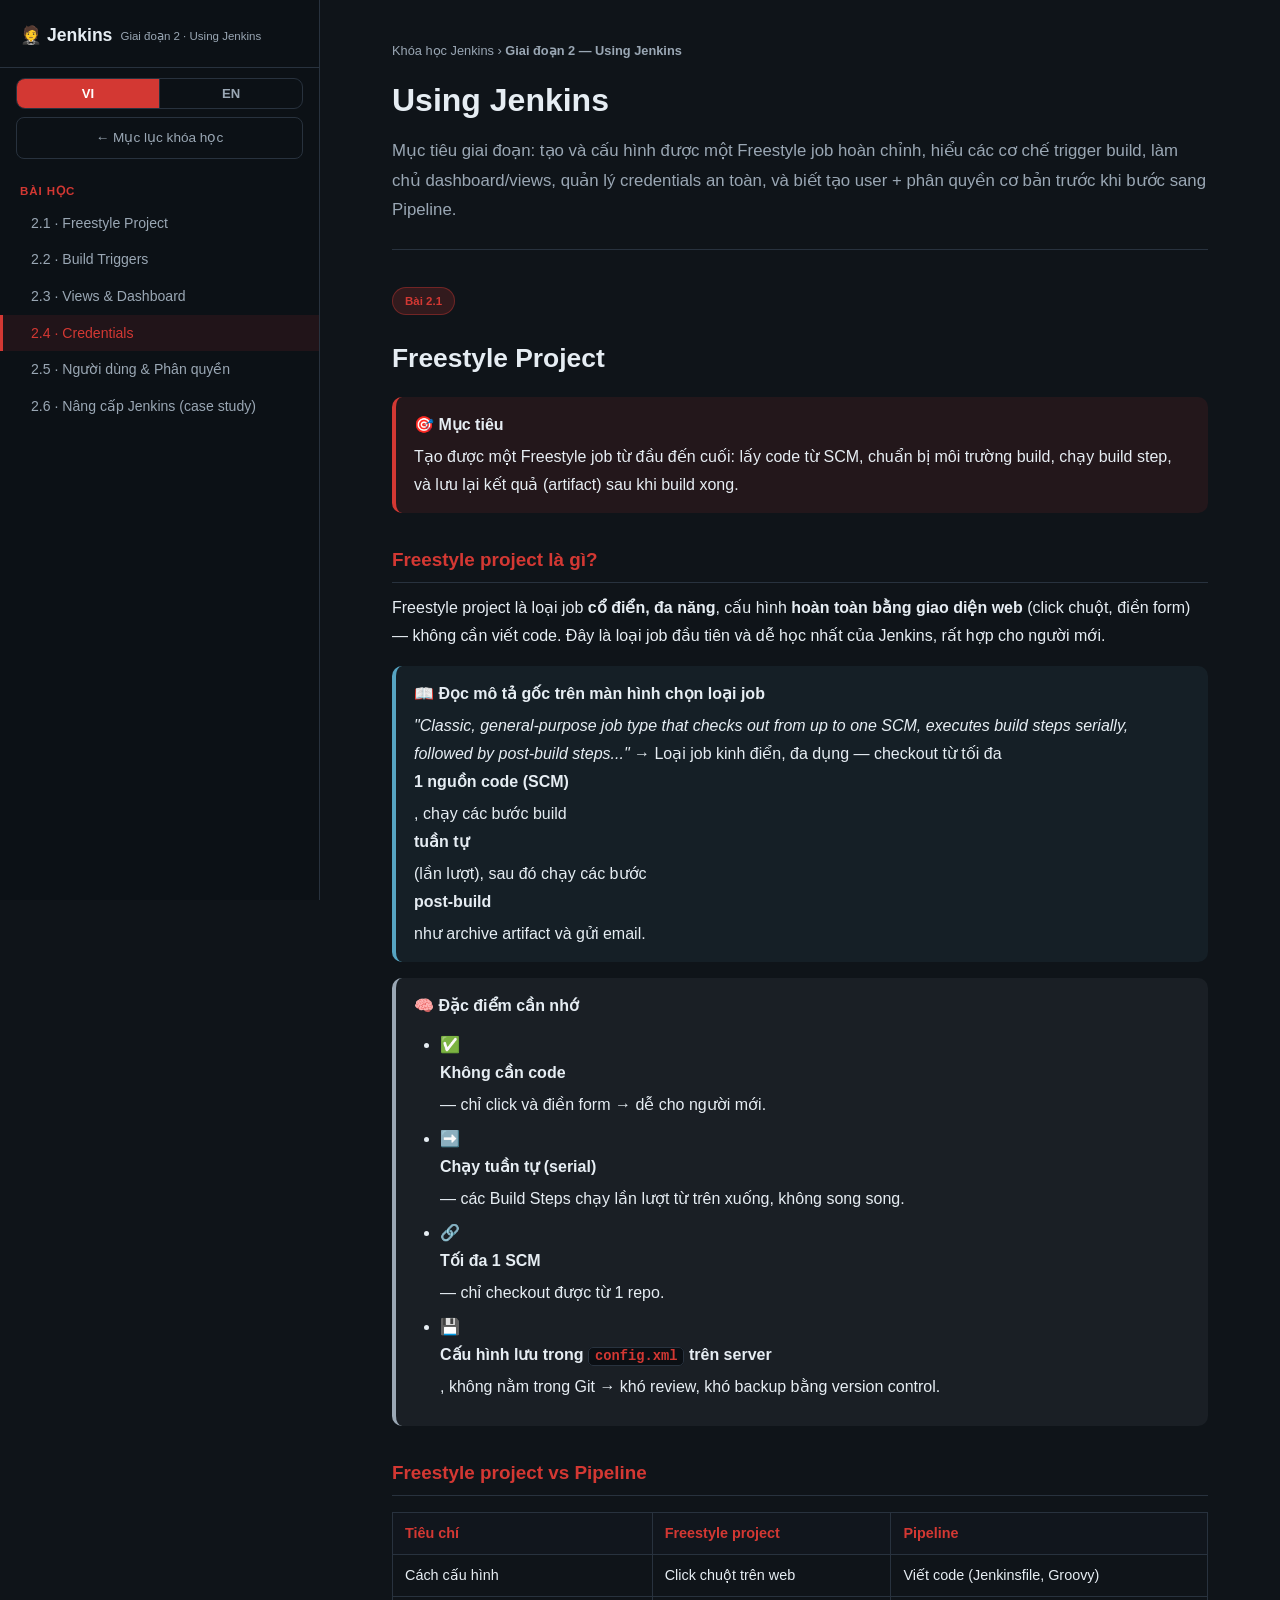
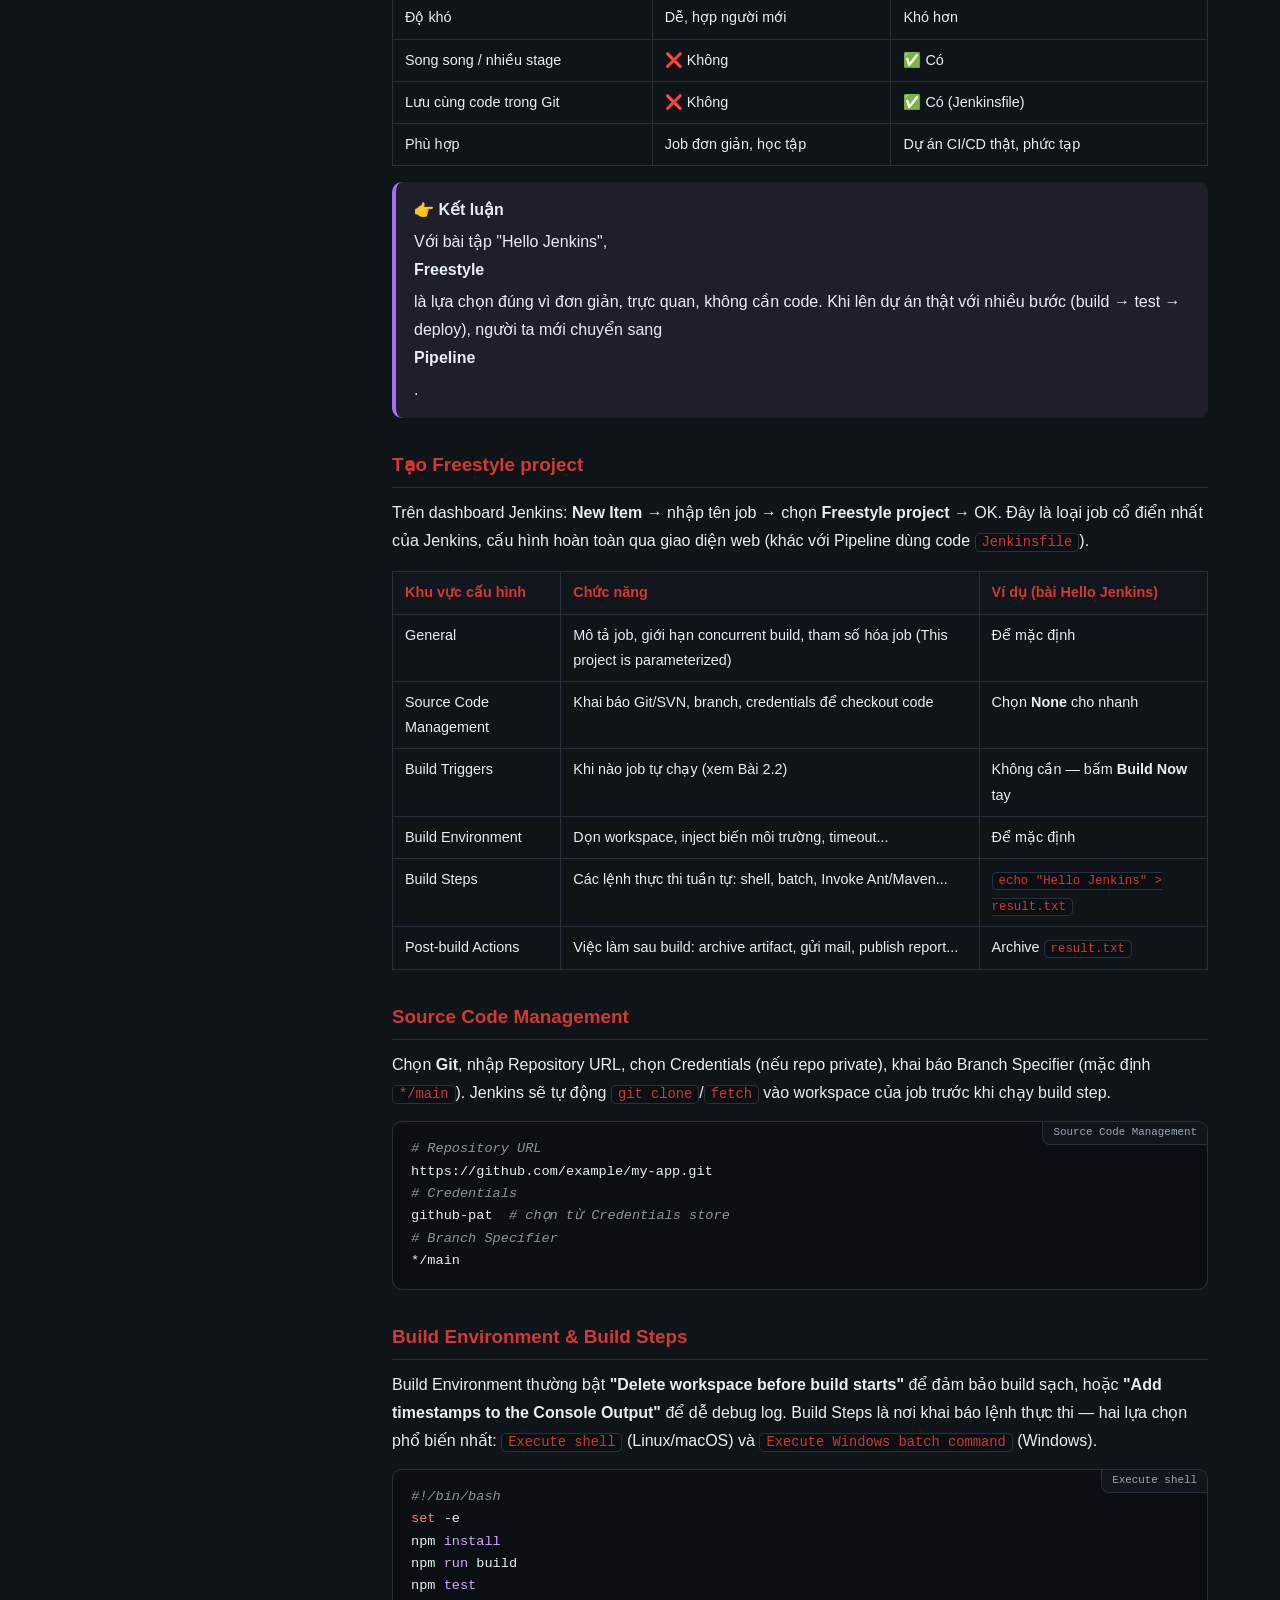
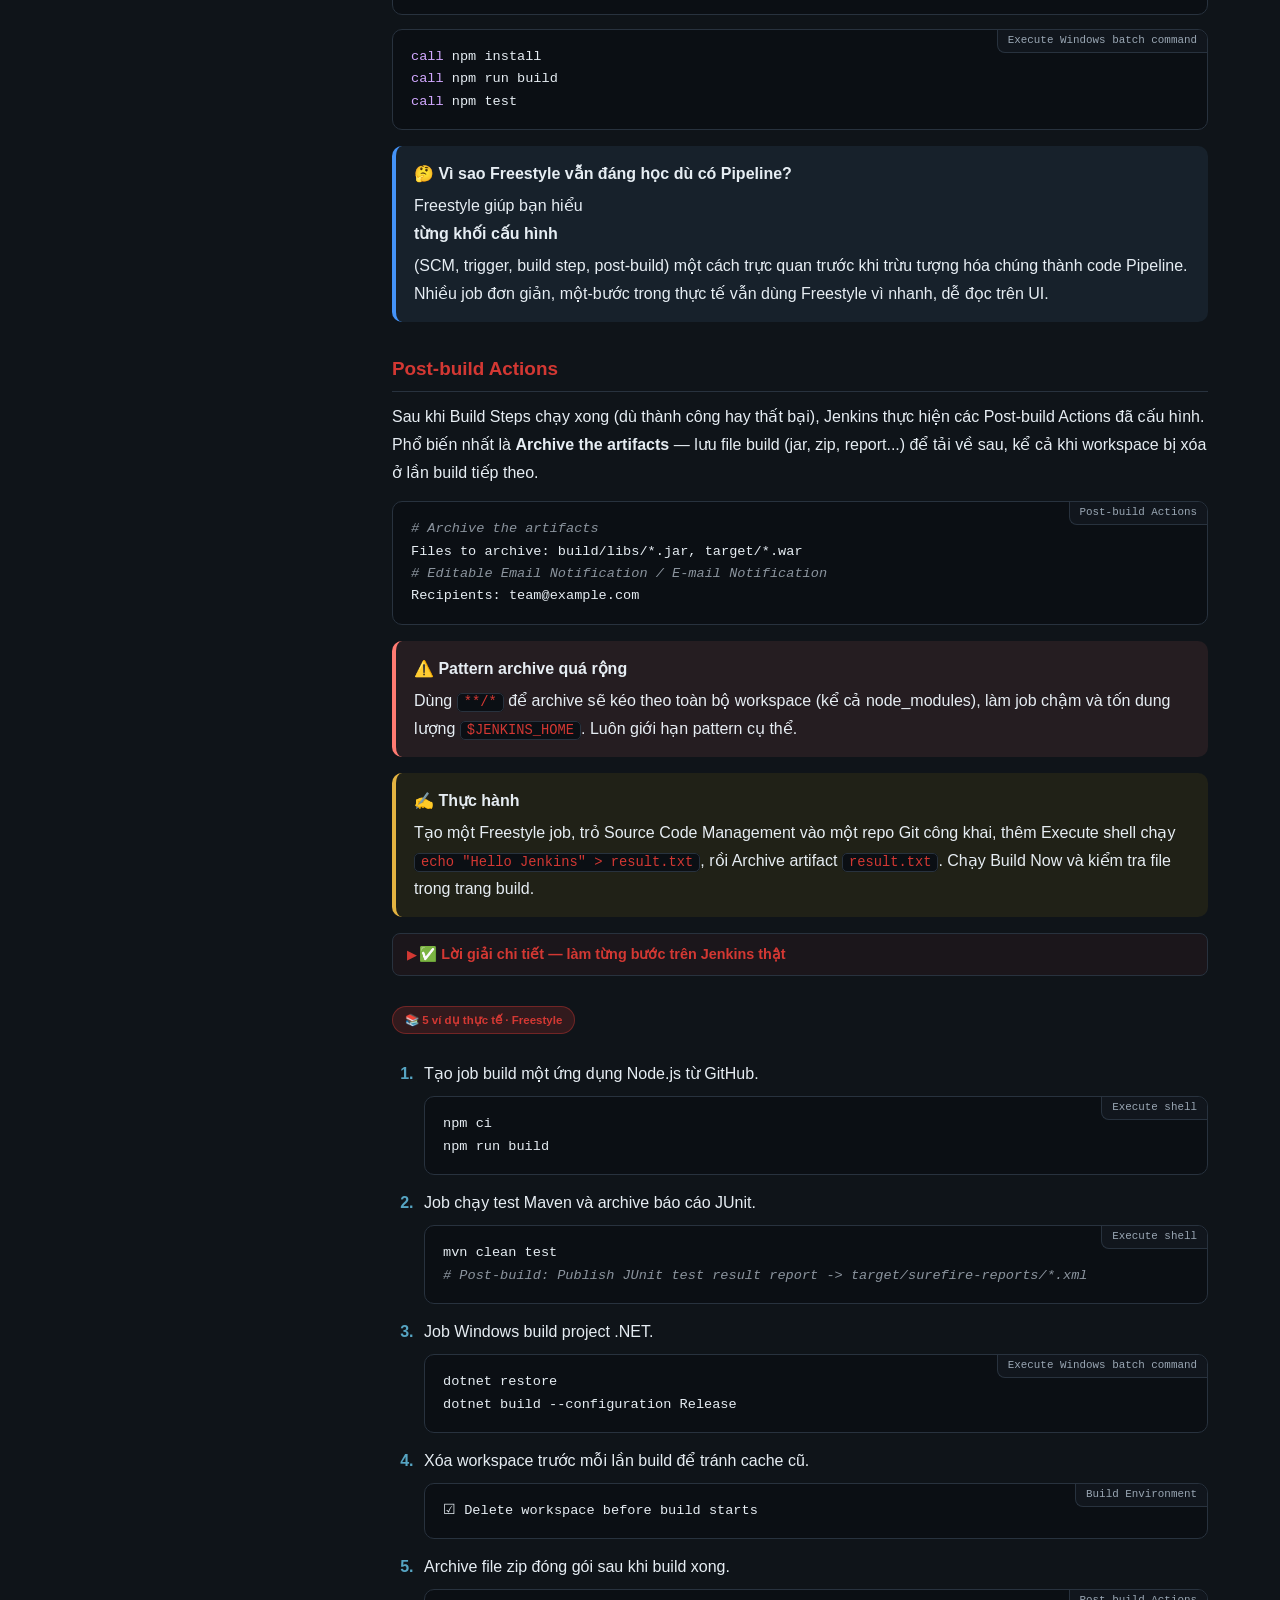
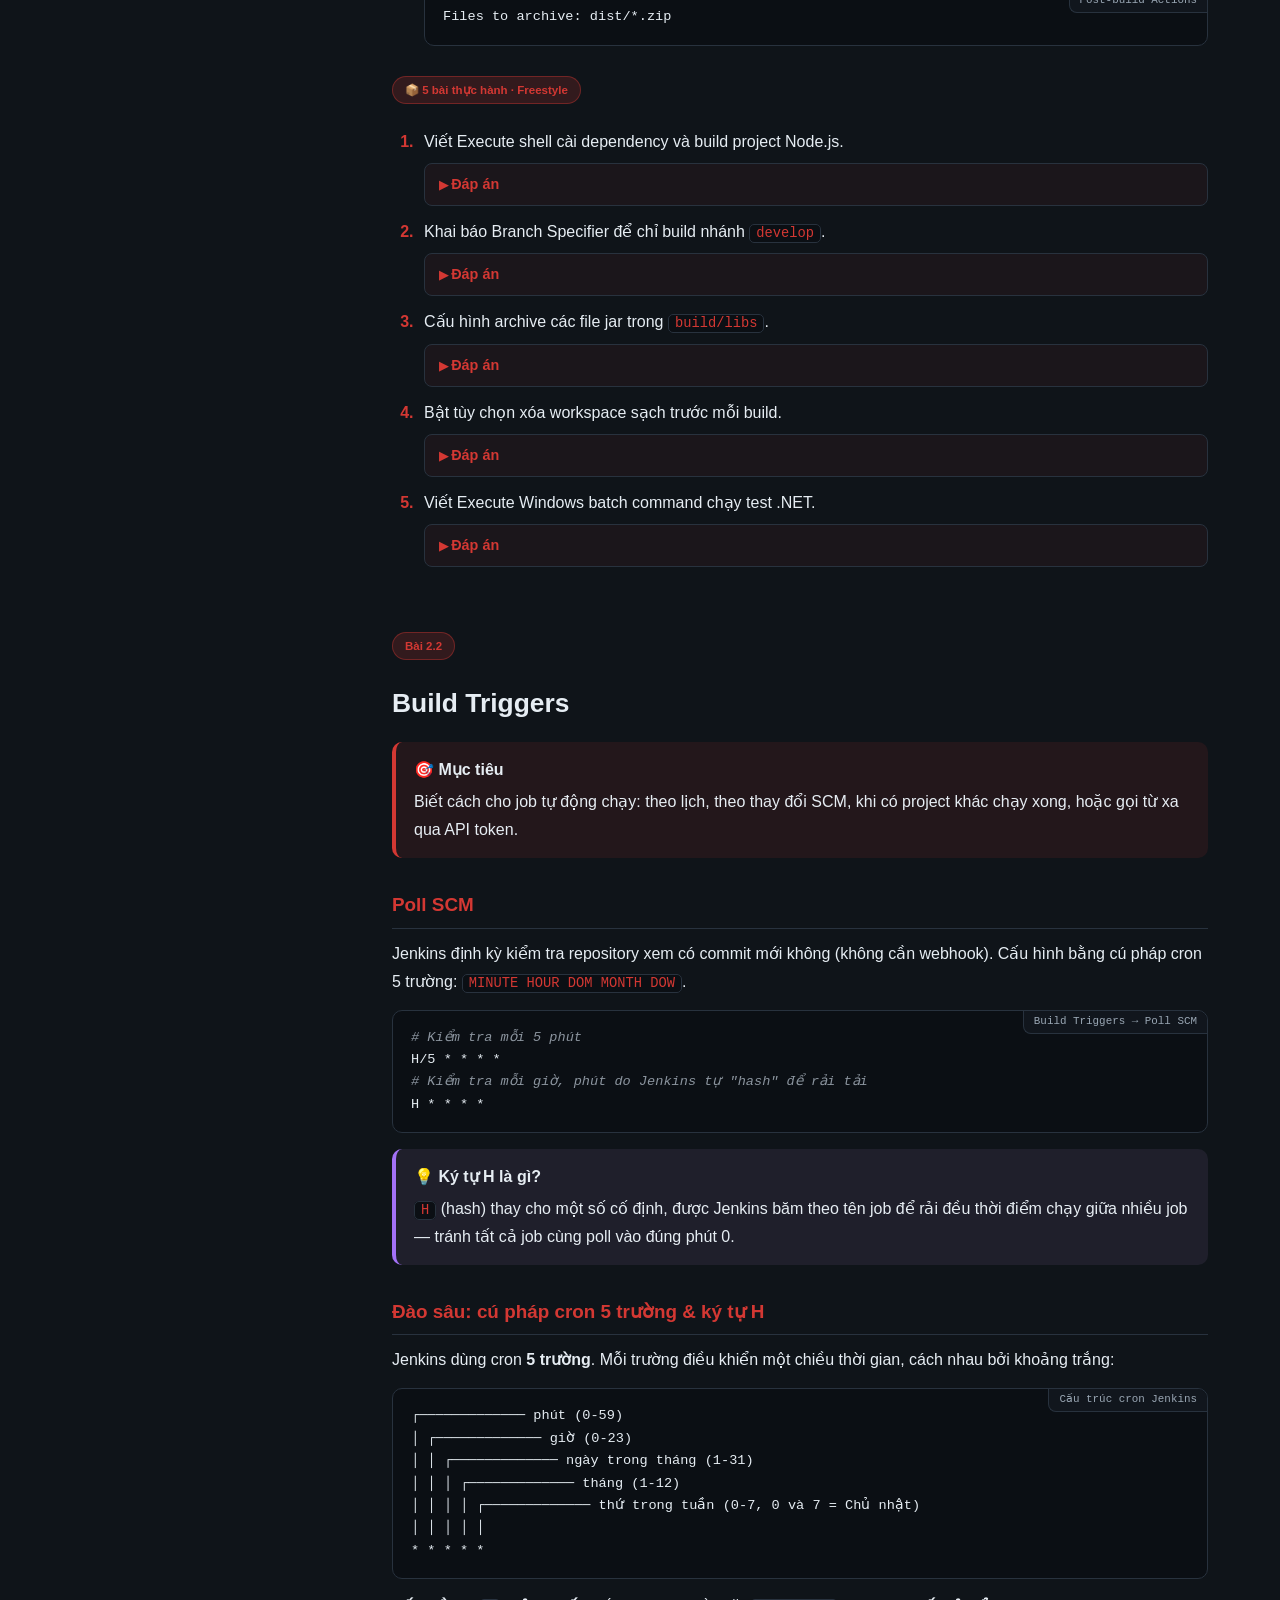
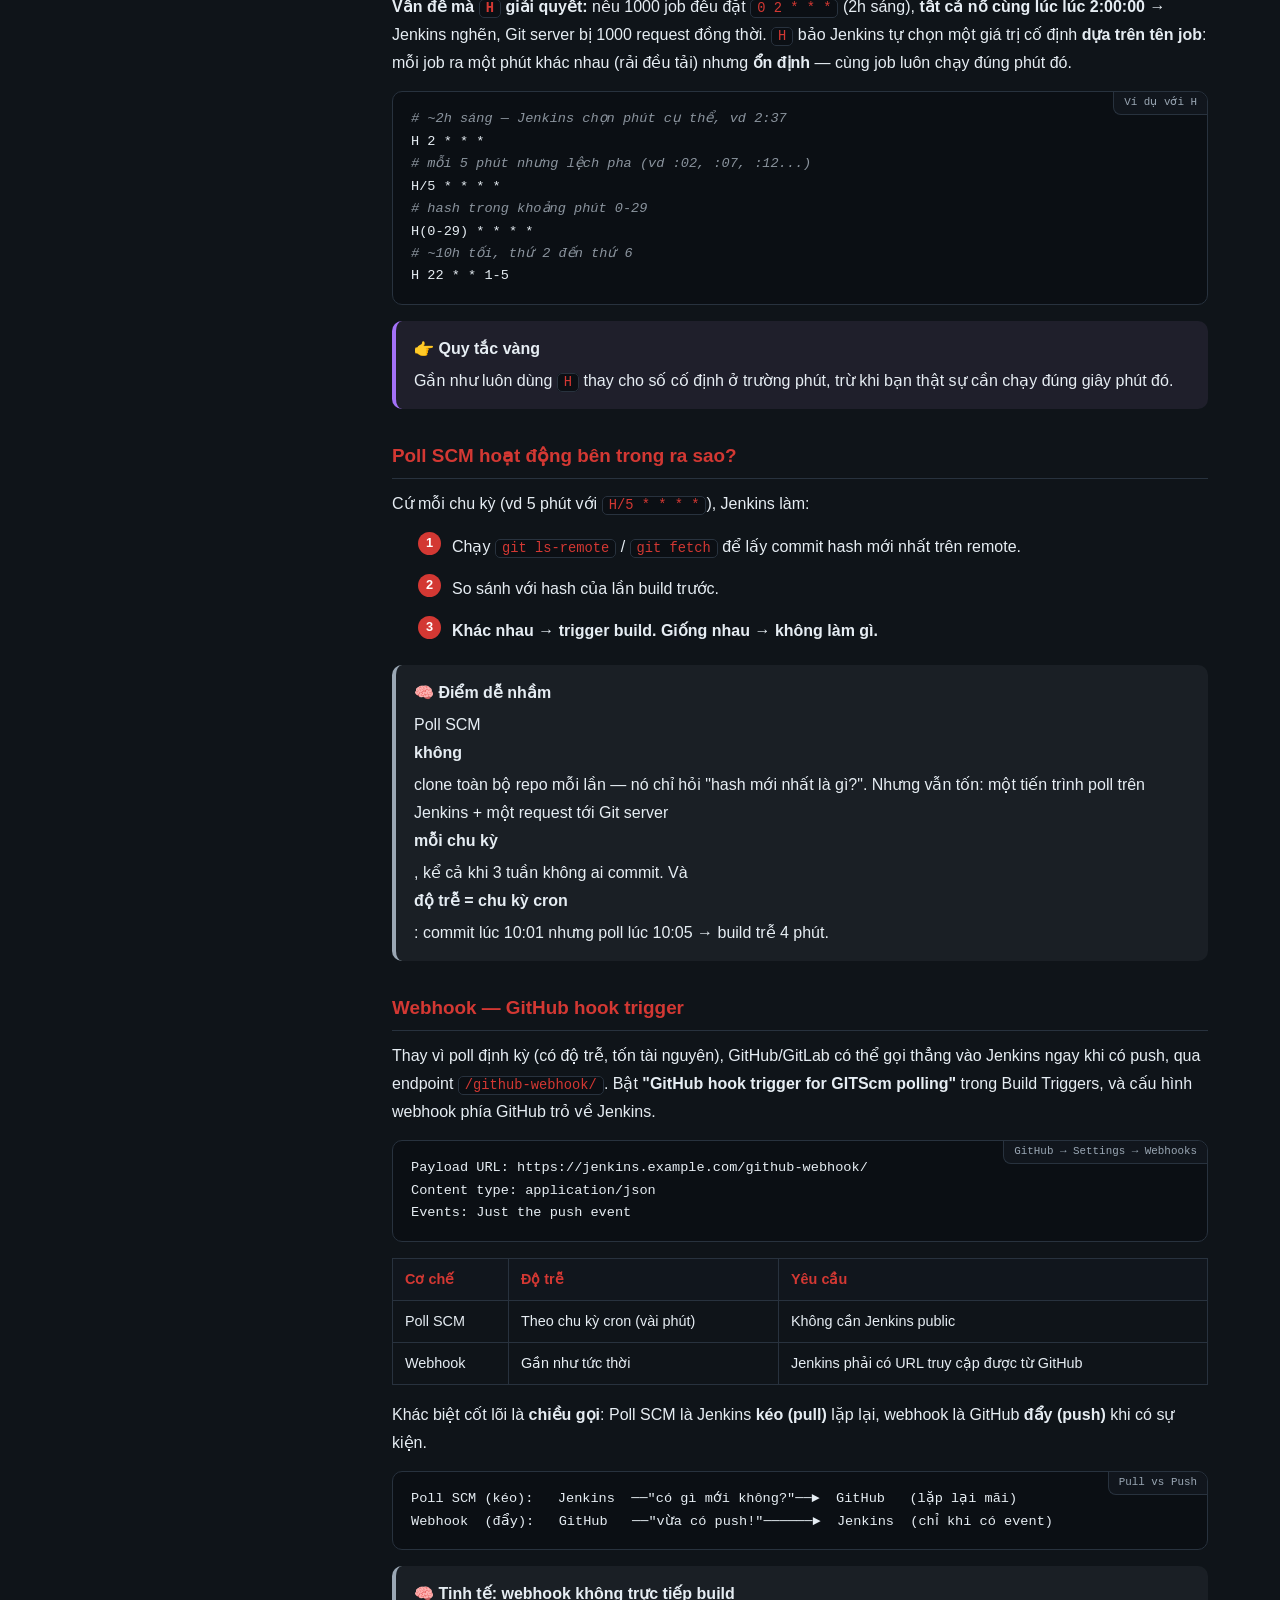
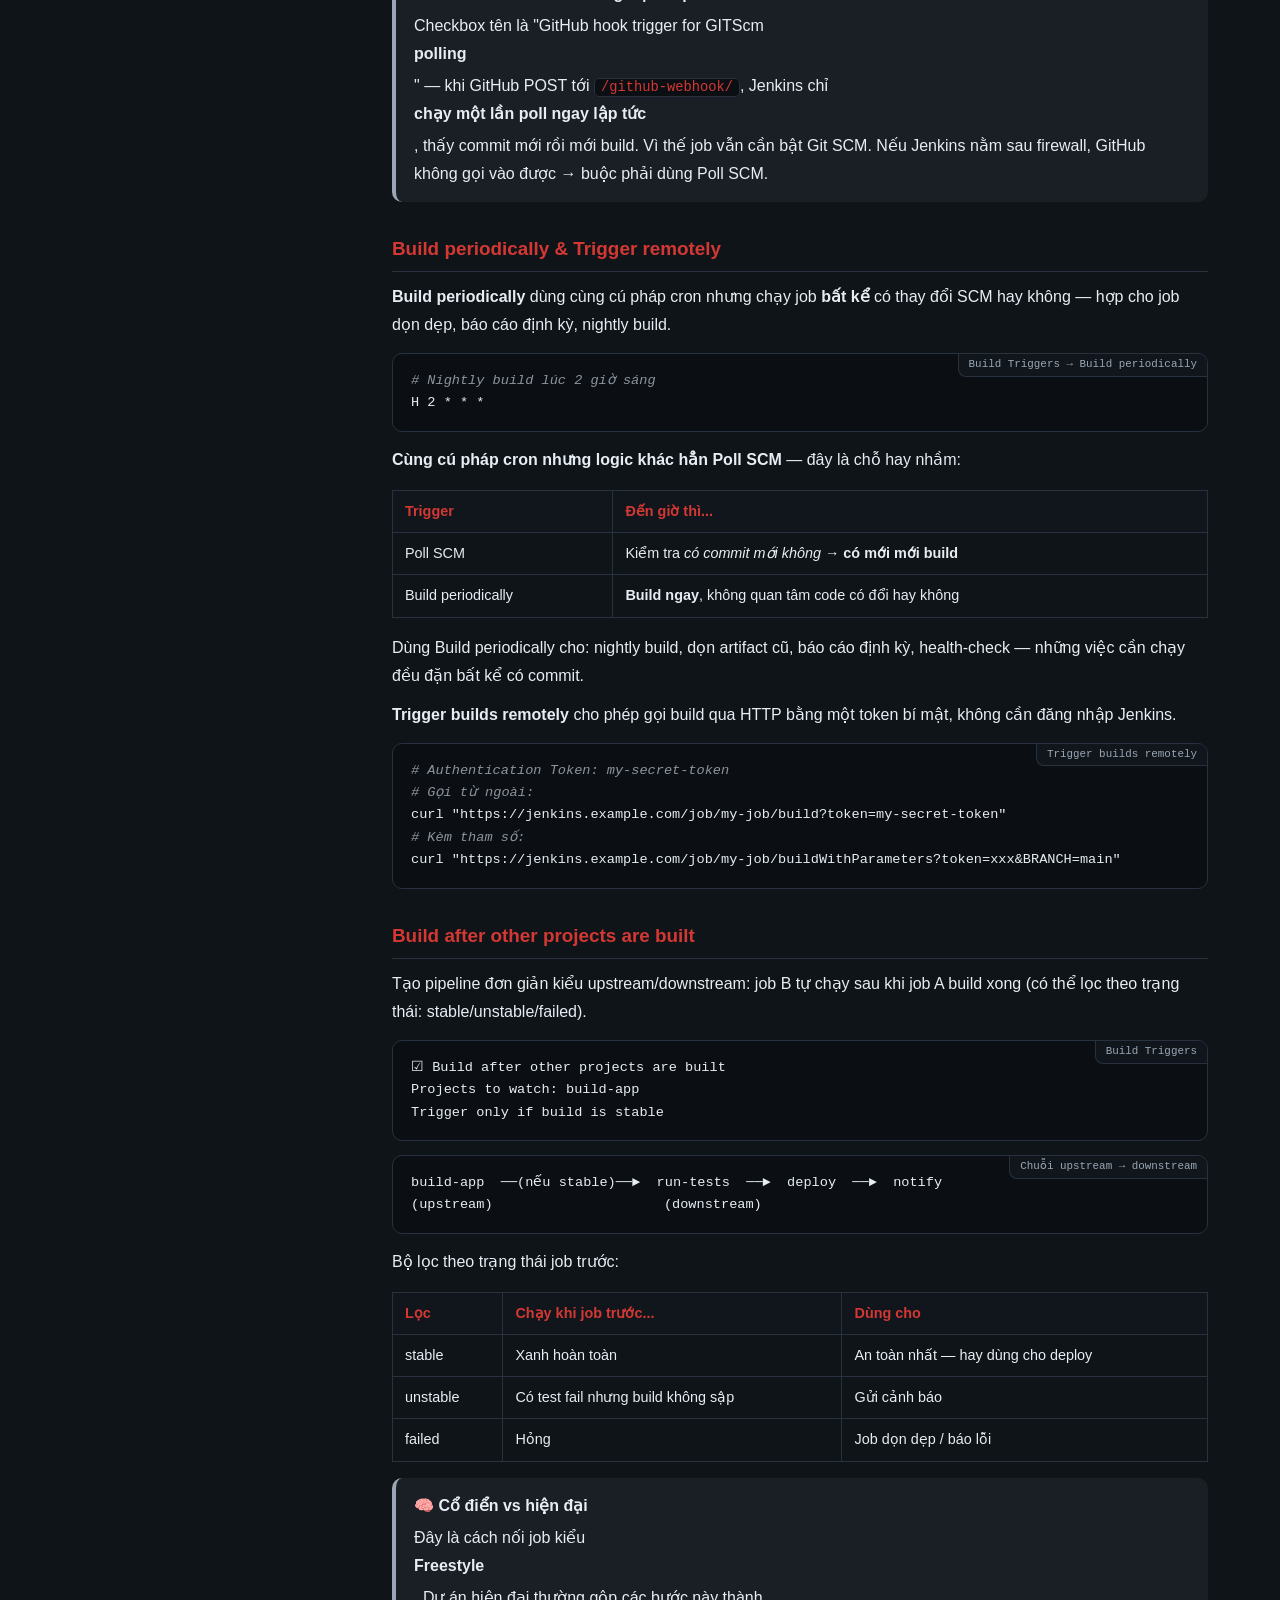
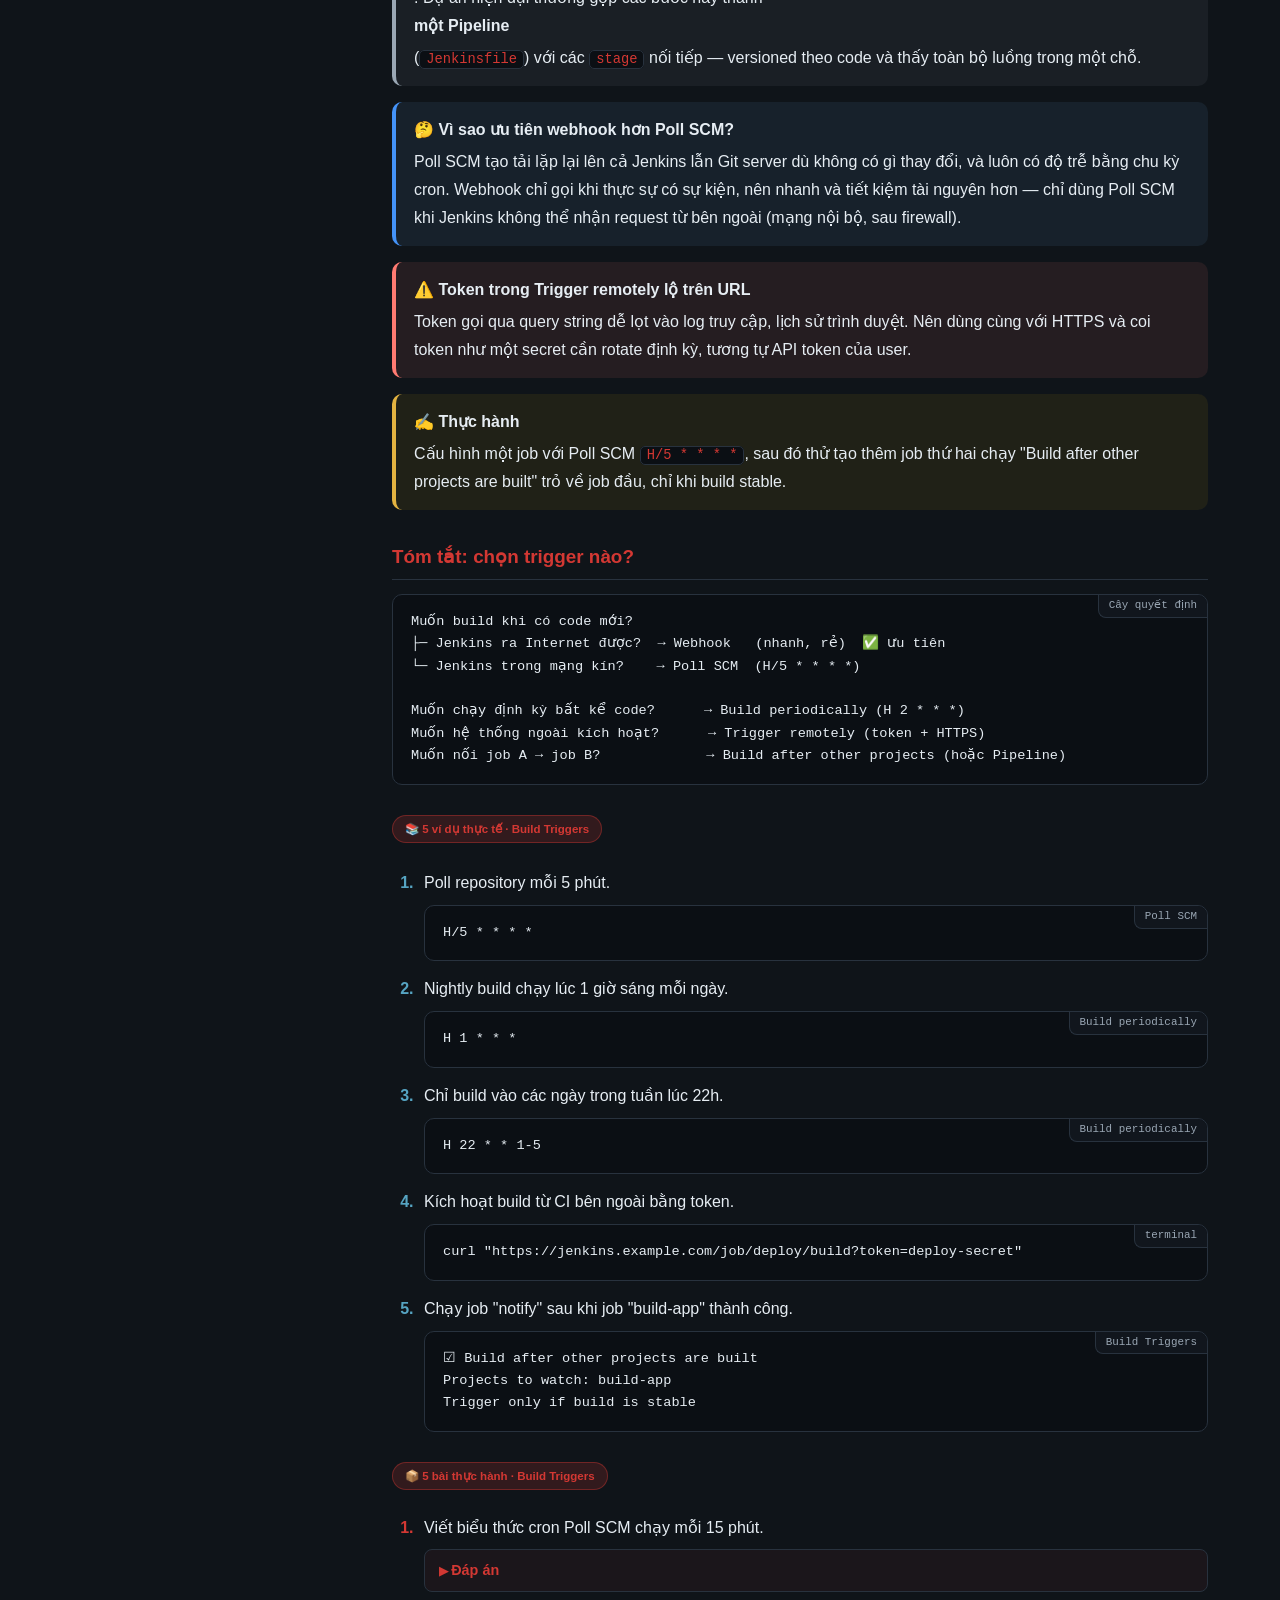
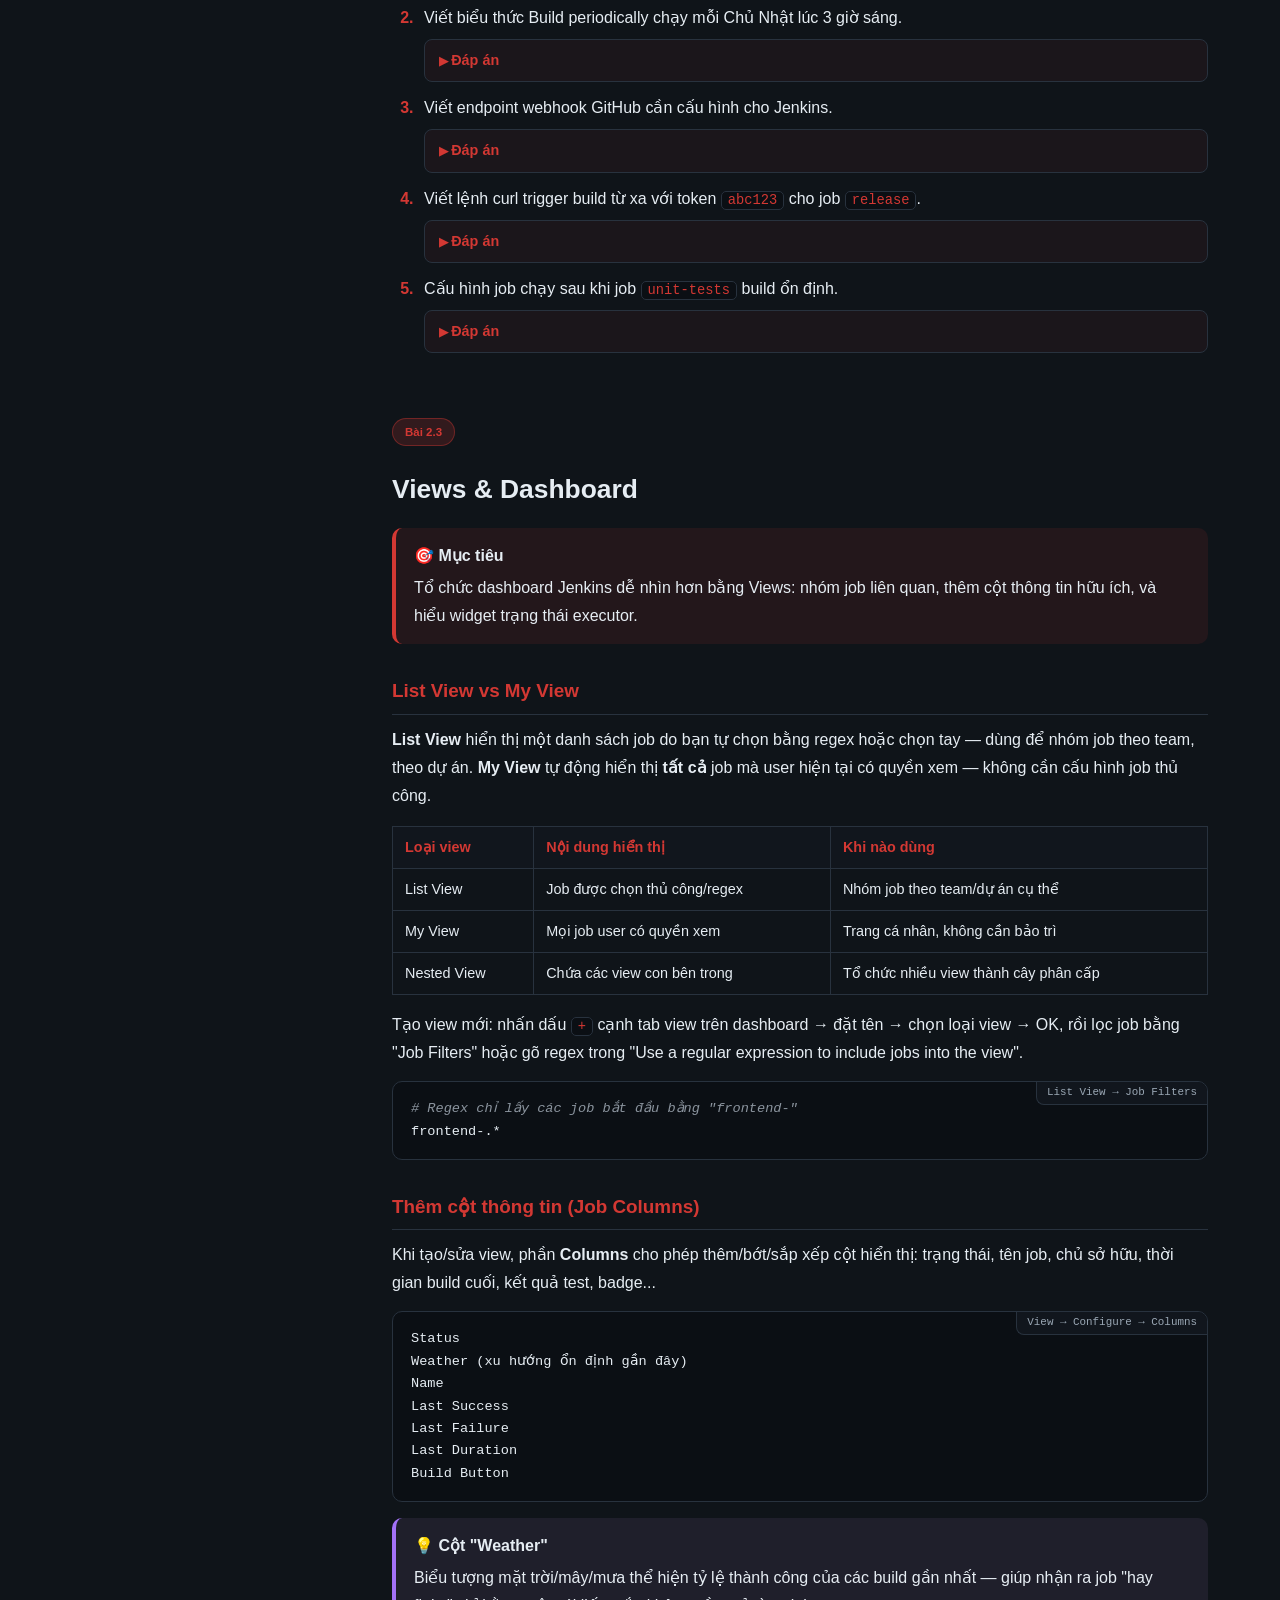
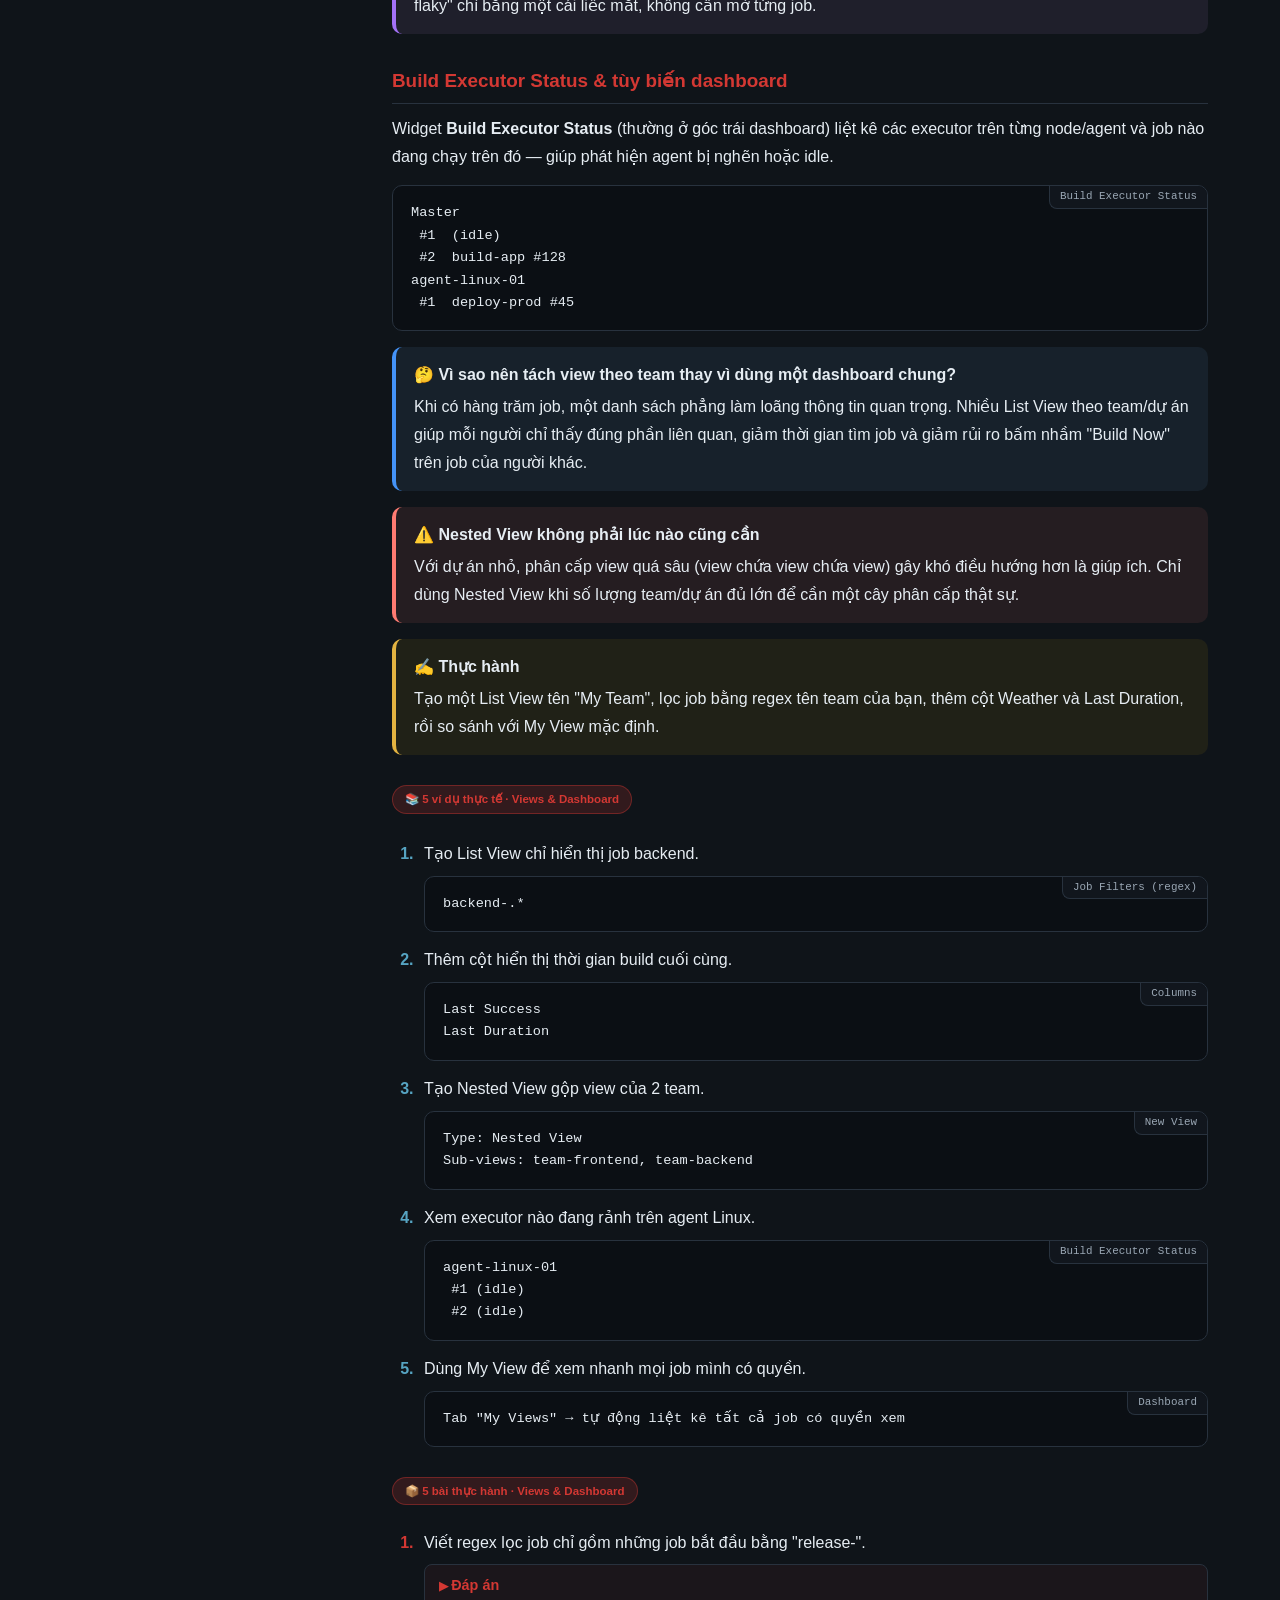
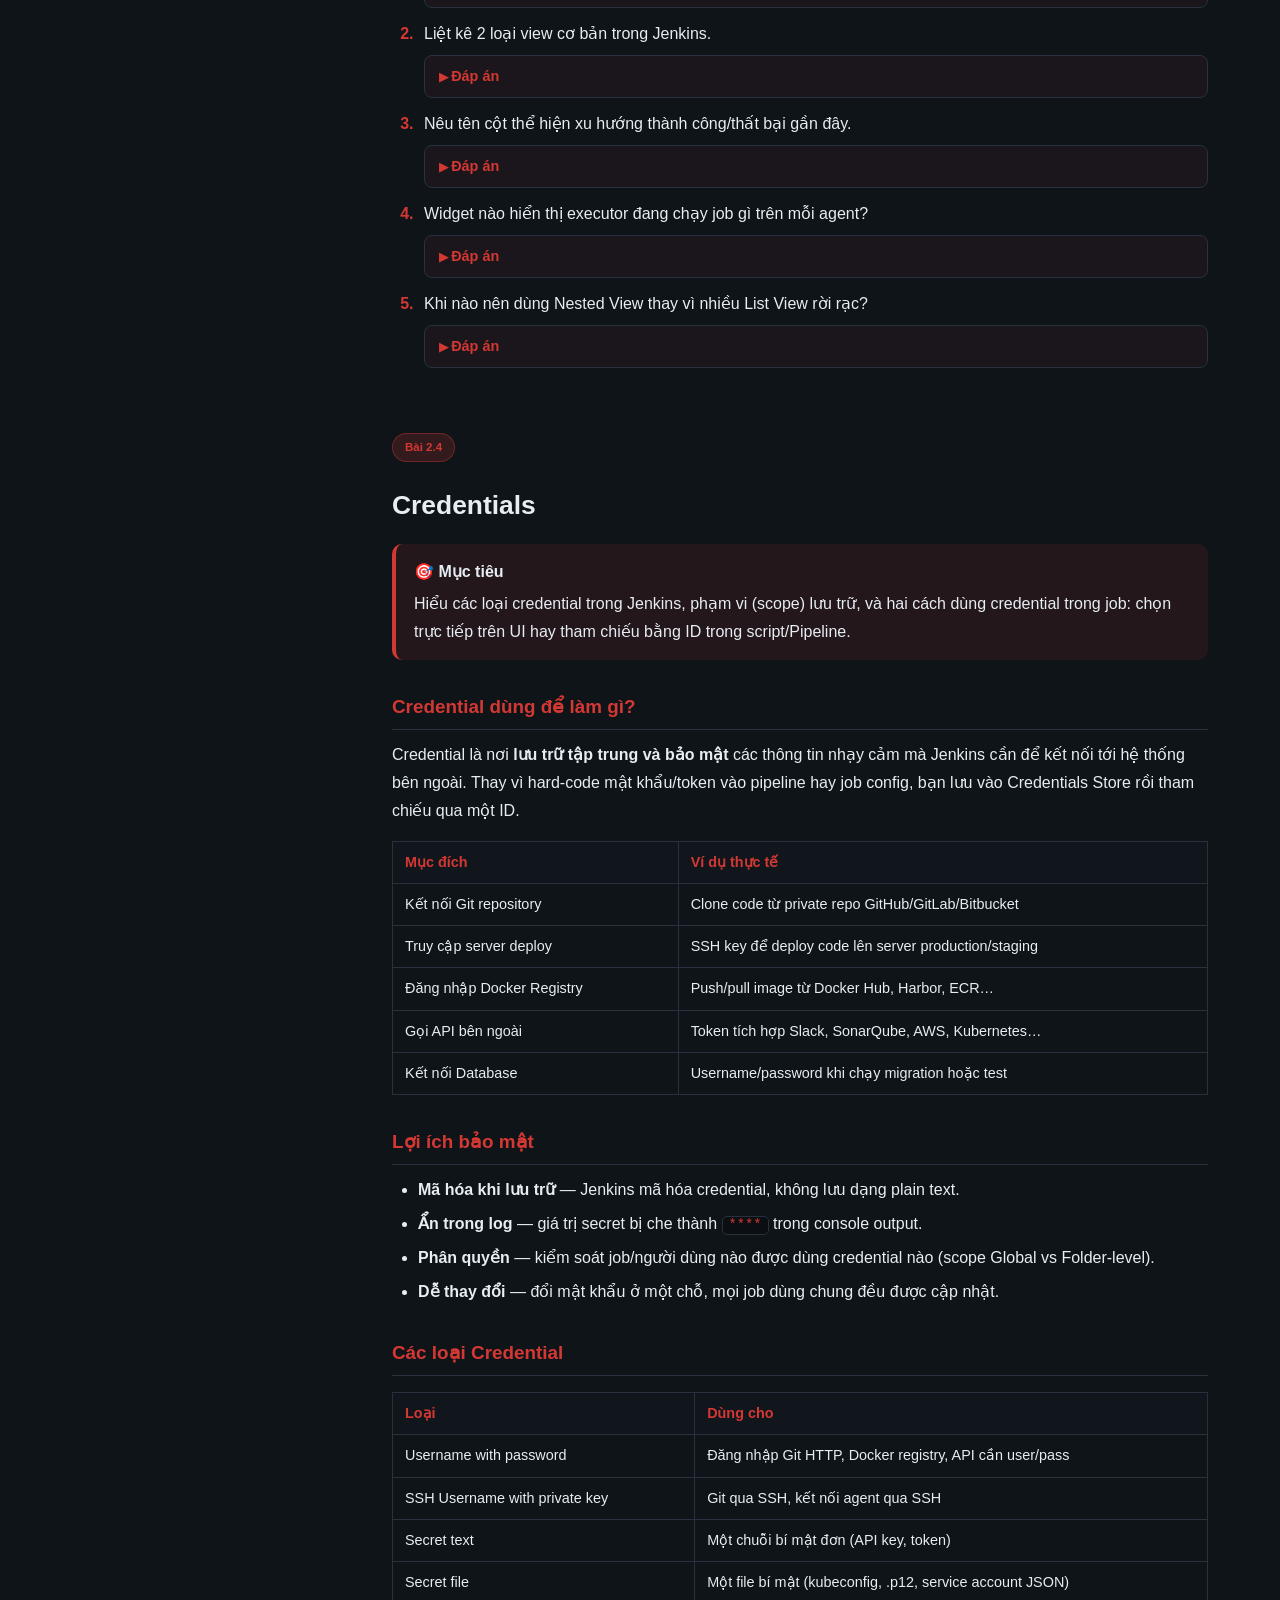
<file: phase2-using-jenkins.html>
<!DOCTYPE html>
<html lang="vi">
<head>
<meta charset="UTF-8">
<meta name="viewport" content="width=device-width, initial-scale=1.0">
<title>Giai đoạn 2 — Using Jenkins | Khóa học Jenkins</title>
<link rel="stylesheet" href="assets/course.css">
</head>
<body class="lang-vi">
<div class="layout">
<nav class="side">
  <div class="brand">🤵 Jenkins<small><span class="vi">Giai đoạn 2 · Using Jenkins</span><span class="en">Stage 2 · Using Jenkins</span></small></div>
  <div class="lang-toggle">
    <button data-lang="vi" class="on">VI</button>
    <button data-lang="en">EN</button>
  </div>
  <a class="nav-home" href="index.html"><span class="vi">← Mục lục khóa học</span><span class="en">← Course index</span></a>
  <div class="grp"><span class="vi">Bài học</span><span class="en">Lessons</span></div>
  <a class="lnk" href="#freestyle">2.1 · <span class="vi">Freestyle Project</span><span class="en">Freestyle Projects</span></a>
  <a class="lnk" href="#build-triggers">2.2 · <span class="vi">Build Triggers</span><span class="en">Build Triggers</span></a>
  <a class="lnk" href="#views-dashboard">2.3 · <span class="vi">Views &amp; Dashboard</span><span class="en">Views &amp; Dashboard</span></a>
  <a class="lnk" href="#credentials">2.4 · Credentials</a>
  <a class="lnk" href="#users-permissions">2.5 · <span class="vi">Người dùng &amp; Phân quyền</span><span class="en">Users &amp; Permissions</span></a>
  <a class="lnk" href="#upgrade-jenkins">2.6 · <span class="vi">Nâng cấp Jenkins (case study)</span><span class="en">Upgrading Jenkins (case study)</span></a>
</nav>

<main>
<header class="top">
  <div class="crumb"><span class="vi">Khóa học Jenkins › <b>Giai đoạn 2 — Using Jenkins</b></span><span class="en">Jenkins Course › <b>Stage 2 — Using Jenkins</b></span></div>
  <h1><span class="vi">Using Jenkins</span><span class="en">Using Jenkins</span></h1>
  <p class="lead">
    <span class="vi">Mục tiêu giai đoạn: tạo và cấu hình được một Freestyle job hoàn chỉnh, hiểu các cơ chế trigger build, làm chủ dashboard/views, quản lý credentials an toàn, và biết tạo user + phân quyền cơ bản trước khi bước sang Pipeline.</span>
    <span class="en">Stage goal: build and configure a full Freestyle job, understand build-trigger mechanisms, master the dashboard/views, manage credentials securely, and know how to create users with basic permissions before moving on to Pipeline.</span>
  </p>
</header>

<!-- ============ 2.1 Freestyle ============ -->
<section class="lesson" id="freestyle">
<div class="lang vi">
  <span class="phase-tag">Bài 2.1</span>
  <h2>Freestyle Project</h2>
  <div class="box goal"><b>🎯 Mục tiêu</b>Tạo được một Freestyle job từ đầu đến cuối: lấy code từ SCM, chuẩn bị môi trường build, chạy build step, và lưu lại kết quả (artifact) sau khi build xong.</div>

  <h3>Freestyle project là gì?</h3>
  <p>Freestyle project là loại job <b>cổ điển, đa năng</b>, cấu hình <b>hoàn toàn bằng giao diện web</b> (click chuột, điền form) — không cần viết code. Đây là loại job đầu tiên và dễ học nhất của Jenkins, rất hợp cho người mới.</p>
  <div class="box example"><b>📖 Đọc mô tả gốc trên màn hình chọn loại job</b><i>"Classic, general-purpose job type that checks out from up to one SCM, executes build steps serially, followed by post-build steps..."</i> → Loại job kinh điển, đa dụng — checkout từ tối đa <b>1 nguồn code (SCM)</b>, chạy các bước build <b>tuần tự</b> (lần lượt), sau đó chạy các bước <b>post-build</b> như archive artifact và gửi email.</div>

  <div class="box note"><b>🧠 Đặc điểm cần nhớ</b>
  <ul>
    <li>✅ <b>Không cần code</b> — chỉ click và điền form → dễ cho người mới.</li>
    <li>➡️ <b>Chạy tuần tự (serial)</b> — các Build Steps chạy lần lượt từ trên xuống, không song song.</li>
    <li>🔗 <b>Tối đa 1 SCM</b> — chỉ checkout được từ 1 repo.</li>
    <li>💾 <b>Cấu hình lưu trong <code class="inline">config.xml</code> trên server</b>, không nằm trong Git → khó review, khó backup bằng version control.</li>
  </ul></div>

  <h3>Freestyle project vs Pipeline</h3>
  <table>
    <tr><th>Tiêu chí</th><th>Freestyle project</th><th>Pipeline</th></tr>
    <tr><td>Cách cấu hình</td><td>Click chuột trên web</td><td>Viết code (Jenkinsfile, Groovy)</td></tr>
    <tr><td>Độ khó</td><td>Dễ, hợp người mới</td><td>Khó hơn</td></tr>
    <tr><td>Song song / nhiều stage</td><td>❌ Không</td><td>✅ Có</td></tr>
    <tr><td>Lưu cùng code trong Git</td><td>❌ Không</td><td>✅ Có (Jenkinsfile)</td></tr>
    <tr><td>Phù hợp</td><td>Job đơn giản, học tập</td><td>Dự án CI/CD thật, phức tạp</td></tr>
  </table>
  <div class="box tip"><b>👉 Kết luận</b>Với bài tập "Hello Jenkins", <b>Freestyle</b> là lựa chọn đúng vì đơn giản, trực quan, không cần code. Khi lên dự án thật với nhiều bước (build → test → deploy), người ta mới chuyển sang <b>Pipeline</b>.</div>

  <h3>Tạo Freestyle project</h3>
  <p>Trên dashboard Jenkins: <b>New Item</b> → nhập tên job → chọn <b>Freestyle project</b> → OK. Đây là loại job cổ điển nhất của Jenkins, cấu hình hoàn toàn qua giao diện web (khác với Pipeline dùng code <code class="inline">Jenkinsfile</code>).</p>
  <table>
    <tr><th>Khu vực cấu hình</th><th>Chức năng</th><th>Ví dụ (bài Hello Jenkins)</th></tr>
    <tr><td>General</td><td>Mô tả job, giới hạn concurrent build, tham số hóa job (This project is parameterized)</td><td>Để mặc định</td></tr>
    <tr><td>Source Code Management</td><td>Khai báo Git/SVN, branch, credentials để checkout code</td><td>Chọn <b>None</b> cho nhanh</td></tr>
    <tr><td>Build Triggers</td><td>Khi nào job tự chạy (xem Bài 2.2)</td><td>Không cần — bấm <b>Build Now</b> tay</td></tr>
    <tr><td>Build Environment</td><td>Dọn workspace, inject biến môi trường, timeout...</td><td>Để mặc định</td></tr>
    <tr><td>Build Steps</td><td>Các lệnh thực thi tuần tự: shell, batch, Invoke Ant/Maven...</td><td><code class="inline">echo "Hello Jenkins" &gt; result.txt</code></td></tr>
    <tr><td>Post-build Actions</td><td>Việc làm sau build: archive artifact, gửi mail, publish report...</td><td>Archive <code class="inline">result.txt</code></td></tr>
  </table>

  <h3>Source Code Management</h3>
  <p>Chọn <b>Git</b>, nhập Repository URL, chọn Credentials (nếu repo private), khai báo Branch Specifier (mặc định <code class="inline">*/main</code>). Jenkins sẽ tự động <code class="inline">git clone</code>/<code class="inline">fetch</code> vào workspace của job trước khi chạy build step.</p>
<pre><span class="lbl">Source Code Management</span><span class="cmt"># Repository URL</span>
https://github.com/example/my-app.git
<span class="cmt"># Credentials</span>
github-pat  <span class="cmt"># chọn từ Credentials store</span>
<span class="cmt"># Branch Specifier</span>
*/main</pre>

  <h3>Build Environment &amp; Build Steps</h3>
  <p>Build Environment thường bật <b>"Delete workspace before build starts"</b> để đảm bảo build sạch, hoặc <b>"Add timestamps to the Console Output"</b> để dễ debug log. Build Steps là nơi khai báo lệnh thực thi — hai lựa chọn phổ biến nhất: <code class="inline">Execute shell</code> (Linux/macOS) và <code class="inline">Execute Windows batch command</code> (Windows).</p>
<pre><span class="lbl">Execute shell</span><span class="cmt">#!/bin/bash</span>
<span class="kw">set</span> -e
npm <span class="fn">install</span>
npm <span class="fn">run</span> build
npm <span class="fn">test</span></pre>
<pre><span class="lbl">Execute Windows batch command</span><span class="fn">call</span> npm install
<span class="fn">call</span> npm run build
<span class="fn">call</span> npm test</pre>
  <div class="box why"><b>🤔 Vì sao Freestyle vẫn đáng học dù có Pipeline?</b>Freestyle giúp bạn hiểu <b>từng khối cấu hình</b> (SCM, trigger, build step, post-build) một cách trực quan trước khi trừu tượng hóa chúng thành code Pipeline. Nhiều job đơn giản, một-bước trong thực tế vẫn dùng Freestyle vì nhanh, dễ đọc trên UI.</div>

  <h3>Post-build Actions</h3>
  <p>Sau khi Build Steps chạy xong (dù thành công hay thất bại), Jenkins thực hiện các Post-build Actions đã cấu hình. Phổ biến nhất là <b>Archive the artifacts</b> — lưu file build (jar, zip, report...) để tải về sau, kể cả khi workspace bị xóa ở lần build tiếp theo.</p>
<pre><span class="lbl">Post-build Actions</span><span class="cmt"># Archive the artifacts</span>
Files to archive: build/libs/*.jar, target/*.war
<span class="cmt"># Editable Email Notification / E-mail Notification</span>
Recipients: team@example.com</pre>
  <div class="box warn"><b>⚠️ Pattern archive quá rộng</b>Dùng <code class="inline">**/*</code> để archive sẽ kéo theo toàn bộ workspace (kể cả node_modules), làm job chậm và tốn dung lượng <code class="inline">$JENKINS_HOME</code>. Luôn giới hạn pattern cụ thể.</div>
  <div class="box practice"><b>✍️ Thực hành</b>Tạo một Freestyle job, trỏ Source Code Management vào một repo Git công khai, thêm Execute shell chạy <code class="inline">echo "Hello Jenkins" &gt; result.txt</code>, rồi Archive artifact <code class="inline">result.txt</code>. Chạy Build Now và kiểm tra file trong trang build.</div>
  <details class="ans"><summary>✅ Lời giải chi tiết — làm từng bước trên Jenkins thật</summary><div class="a-body">
    <p><b>Bạn KHÔNG cần file input nào cả.</b> Bước <code class="inline">echo "Hello Jenkins" &gt; result.txt</code> tự sinh ra file — nó không đọc gì từ Git repo. Vì vậy để chạy nhanh nhất có thể bỏ luôn bước SCM.</p>
    <ol class="steps">
      <li><b>New Item</b> → nhập tên <code class="inline">hello-jenkins</code> → chọn <b>Freestyle project</b> → <b>OK</b>.</li>
      <li><b>Source Code Management</b> → chọn <b>None</b> (bỏ qua Git cho nhanh, không cần credentials).</li>
      <li>Kéo xuống mục <b>Build Steps</b> → bấm <b>Add build step</b> → chọn <b>Execute shell</b> (Linux/Docker) hoặc <b>Execute Windows batch command</b> (Windows).</li>
      <li>Nhập lệnh tạo file:
<pre><span class="lbl">Execute shell — Linux/Docker</span>echo "Hello Jenkins" &gt; result.txt</pre>
<pre><span class="lbl">Execute Windows batch command — Windows</span>echo Hello Jenkins &gt; result.txt</pre>
<div class="jcfg" role="img" aria-label="Màn hình Configure — Build Steps: Execute Windows batch command với lệnh echo Hello Jenkins > result.txt">
  <div class="jcfg-h">Build Steps</div>
  <div class="jcfg-sub">Automate your build process with ordered tasks like code compilation, testing, and deployment.</div>
  <div class="jcfg-card">
    <span class="jcfg-x">✕</span>
    <div class="jcfg-card-head"><span class="jcfg-grip">⣿</span><span class="jcfg-title">Execute Windows batch command</span><span class="jcfg-q">?</span></div>
    <div class="jcfg-label">Command</div>
    <a class="jcfg-link">See the list of available environment variables</a>
    <div class="jcfg-textarea">echo "Hello Jenkins" &gt; result.txt</div>
    <span class="jcfg-adv">Advanced ⌄</span>
  </div>
  <span class="jcfg-add">＋ Add build step</span>
</div>
<p class="jk-cap">Màn hình <b>Configure → Build Steps</b>: chọn <i>Execute Windows batch command</i> và gõ lệnh vào ô Command.</p></li>
      <li><b>Post-build Actions</b> → <b>Add post-build action</b> → <b>Archive the artifacts</b> → ô <i>Files to archive</i> nhập <code class="inline">result.txt</code>.
<div class="jcfg" role="img" aria-label="Màn hình Configure — Post-build Actions: Archive the artifacts với result.txt">
  <div class="jcfg-h">Post-build Actions</div>
  <div class="jcfg-sub">Define what happens after a build completes, like sending notifications, archiving artifacts, or triggering other jobs.</div>
  <div class="jcfg-card">
    <span class="jcfg-x">✕</span>
    <div class="jcfg-card-head"><span class="jcfg-grip">⣿</span><span class="jcfg-title">Archive the artifacts</span><span class="jcfg-q">?</span></div>
    <div class="jcfg-label">Files to archive <span class="jcfg-q">?</span></div>
    <div class="jcfg-input">result.txt</div>
    <span class="jcfg-adv">Advanced ⌄</span>
  </div>
  <span class="jcfg-add">＋ Add post-build action</span>
  <div class="jcfg-actions"><span class="jcfg-btn-primary">Save</span><span class="jcfg-btn-ghost">Apply</span></div>
</div>
<p class="jk-cap">Màn hình <b>Configure → Post-build Actions</b>: Archive the artifacts, ô <i>Files to archive</i> = <b>result.txt</b>, rồi bấm <b>Save</b>.</p></li>
      <li><b>Save</b> → menu trái bấm <b>Build Now</b>.</li>
      <li>Mở build <code class="inline">#1</code> trong <i>Build History</i> → trên trang build thấy mục <b>Build Artifacts</b> → bấm <code class="inline">result.txt</code> để xem/tải nội dung <code class="inline">Hello Jenkins</code>.</li>
    </ol>
    <div class="box tip"><b>💡 Build Steps nằm ở đâu?</b>Không phải ở trang <b>Status</b>. Bấm <b>Configure</b> (⚙️) ở menu trái của job → kéo xuống theo thứ tự: General → Source Code Management → Build Triggers → Build Environment → <b>Build Steps</b> → Post-build Actions. Trang dài thì nhấn <kbd>Ctrl</kbd>+<kbd>F</kbd> gõ "Build Steps" để nhảy tới.</div>
    <div class="box note"><b>🪟 Windows vs Linux</b>Nếu trong <b>Add build step</b> <b>không</b> có "Execute shell" → Jenkins đang chạy trên Windows → dùng <b>Execute Windows batch command</b> với lệnh <code class="inline">echo Hello Jenkins &gt; result.txt</code> (không có dấu ngoặc kép). "Execute shell" chỉ xuất hiện khi Jenkins chạy trên Linux/Docker.</div>
    <p><b>Muốn gói cả job vào 1 file duy nhất?</b> Dùng Pipeline job với một <code class="inline">Jenkinsfile</code>:</p>
<pre><span class="lbl">Jenkinsfile (Pipeline)</span>pipeline {
  agent any
  stages {
    stage(<span class="str">'Create'</span>) {
      steps {
        sh <span class="str">'echo "Hello Jenkins" &gt; result.txt'</span>   <span class="cmt">// Windows: bat 'echo Hello Jenkins &gt; result.txt'</span>
      }
    }
  }
  post {
    always {
      archiveArtifacts artifacts: <span class="str">'result.txt'</span>
    }
  }
}</pre>
  </div></details>

  <div class="drill-head"><span class="phase-tag">📚 5 ví dụ thực tế · Freestyle</span></div>
  <ol class="examples">
    <li><span class="task">Tạo job build một ứng dụng Node.js từ GitHub.</span>
<pre><span class="lbl">Execute shell</span>npm ci
npm run build</pre></li>
    <li><span class="task">Job chạy test Maven và archive báo cáo JUnit.</span>
<pre><span class="lbl">Execute shell</span>mvn clean test
<span class="cmt"># Post-build: Publish JUnit test result report -> target/surefire-reports/*.xml</span></pre></li>
    <li><span class="task">Job Windows build project .NET.</span>
<pre><span class="lbl">Execute Windows batch command</span>dotnet restore
dotnet build --configuration Release</pre></li>
    <li><span class="task">Xóa workspace trước mỗi lần build để tránh cache cũ.</span>
<pre><span class="lbl">Build Environment</span>☑ Delete workspace before build starts</pre></li>
    <li><span class="task">Archive file zip đóng gói sau khi build xong.</span>
<pre><span class="lbl">Post-build Actions</span>Files to archive: dist/*.zip</pre></li>
  </ol>
  <div class="drill-head"><span class="phase-tag">📦 5 bài thực hành · Freestyle</span></div>
  <ol class="drills">
    <li><span class="task">Viết Execute shell cài dependency và build project Node.js.</span>
      <details class="ans"><summary>Đáp án</summary><div class="a-body"><pre>npm install
npm run build</pre></div></details></li>
    <li><span class="task">Khai báo Branch Specifier để chỉ build nhánh <code class="inline">develop</code>.</span>
      <details class="ans"><summary>Đáp án</summary><div class="a-body"><pre>*/develop</pre></div></details></li>
    <li><span class="task">Cấu hình archive các file jar trong <code class="inline">build/libs</code>.</span>
      <details class="ans"><summary>Đáp án</summary><div class="a-body"><pre>Files to archive: build/libs/*.jar</pre></div></details></li>
    <li><span class="task">Bật tùy chọn xóa workspace sạch trước mỗi build.</span>
      <details class="ans"><summary>Đáp án</summary><div class="a-body"><pre>Build Environment → ☑ Delete workspace before build starts</pre></div></details></li>
    <li><span class="task">Viết Execute Windows batch command chạy test .NET.</span>
      <details class="ans"><summary>Đáp án</summary><div class="a-body"><pre>dotnet test</pre></div></details></li>
  </ol>
</div>
<div class="lang en">
  <span class="phase-tag">Lesson 2.1</span>
  <h2>Freestyle Projects</h2>
  <div class="box goal"><b>🎯 Goal</b>Build a Freestyle job from start to finish: pull code from SCM, prepare the build environment, run build steps, and preserve results (artifacts) after the build finishes.</div>

  <h3>What is a Freestyle project?</h3>
  <p>A Freestyle project is the <b>classic, general-purpose</b> job type, configured <b>entirely through the web UI</b> (clicking and filling in forms) — no code required. It's Jenkins' first and easiest job type to learn, ideal for beginners.</p>
  <div class="box example"><b>📖 Reading the original description on the job-type picker</b><i>"Classic, general-purpose job type that checks out from up to one SCM, executes build steps serially, followed by post-build steps..."</i> → a classic, all-purpose job that checks out from <b>at most one SCM</b>, runs build steps <b>serially</b> (one after another), then runs <b>post-build</b> steps like archiving artifacts and sending email.</div>

  <div class="box note"><b>🧠 Key things to remember</b>
  <ul>
    <li>✅ <b>No code needed</b> — just click and fill in forms → beginner-friendly.</li>
    <li>➡️ <b>Runs serially</b> — Build Steps run top to bottom in order, never in parallel.</li>
    <li>🔗 <b>At most one SCM</b> — checks out from a single repo only.</li>
    <li>💾 <b>Config lives in <code class="inline">config.xml</code> on the server</b>, not in Git → harder to review and to back up via version control.</li>
  </ul></div>

  <h3>Freestyle project vs Pipeline</h3>
  <table>
    <tr><th>Criterion</th><th>Freestyle project</th><th>Pipeline</th></tr>
    <tr><td>Configuration</td><td>Clicking in the web UI</td><td>Writing code (Jenkinsfile, Groovy)</td></tr>
    <tr><td>Difficulty</td><td>Easy, beginner-friendly</td><td>Harder</td></tr>
    <tr><td>Parallel / multi-stage</td><td>❌ No</td><td>✅ Yes</td></tr>
    <tr><td>Stored in Git with the code</td><td>❌ No</td><td>✅ Yes (Jenkinsfile)</td></tr>
    <tr><td>Best for</td><td>Simple jobs, learning</td><td>Real, complex CI/CD projects</td></tr>
  </table>
  <div class="box tip"><b>👉 Bottom line</b>For the "Hello Jenkins" exercise, <b>Freestyle</b> is the right choice — simple, visual, no code. Only when a real project grows multiple steps (build → test → deploy) do people move to <b>Pipeline</b>.</div>

  <h3>Creating a Freestyle project</h3>
  <p>From the dashboard: <b>New Item</b> → enter a name → choose <b>Freestyle project</b> → OK. This is Jenkins' oldest job type, configured entirely through the web UI (unlike Pipeline, which uses a <code class="inline">Jenkinsfile</code>).</p>
  <table>
    <tr><th>Config section</th><th>Purpose</th><th>Example (Hello Jenkins)</th></tr>
    <tr><td>General</td><td>Job description, concurrent build limits, parameterizing the job (This project is parameterized)</td><td>Leave default</td></tr>
    <tr><td>Source Code Management</td><td>Declares Git/SVN, branch, credentials used to check out code</td><td>Choose <b>None</b> for speed</td></tr>
    <tr><td>Build Triggers</td><td>When the job runs automatically (see Lesson 2.2)</td><td>Not needed — click <b>Build Now</b></td></tr>
    <tr><td>Build Environment</td><td>Wipe workspace, inject env vars, timeouts...</td><td>Leave default</td></tr>
    <tr><td>Build Steps</td><td>Commands executed in sequence: shell, batch, Invoke Ant/Maven...</td><td><code class="inline">echo "Hello Jenkins" &gt; result.txt</code></td></tr>
    <tr><td>Post-build Actions</td><td>What to do after the build: archive artifacts, email, publish reports...</td><td>Archive <code class="inline">result.txt</code></td></tr>
  </table>

  <h3>Source Code Management</h3>
  <p>Select <b>Git</b>, enter the Repository URL, pick Credentials (for private repos), and set the Branch Specifier (defaults to <code class="inline">*/main</code>). Jenkins automatically clones/fetches into the job's workspace before running build steps.</p>
<pre><span class="lbl">Source Code Management</span><span class="cmt"># Repository URL</span>
https://github.com/example/my-app.git
<span class="cmt"># Credentials</span>
github-pat  <span class="cmt"># selected from the Credentials store</span>
<span class="cmt"># Branch Specifier</span>
*/main</pre>

  <h3>Build Environment &amp; Build Steps</h3>
  <p>Build Environment often enables <b>"Delete workspace before build starts"</b> for a clean build, or <b>"Add timestamps to the Console Output"</b> for easier debugging. Build Steps declare the commands to run — the two most common are <code class="inline">Execute shell</code> (Linux/macOS) and <code class="inline">Execute Windows batch command</code> (Windows).</p>
<pre><span class="lbl">Execute shell</span><span class="cmt">#!/bin/bash</span>
<span class="kw">set</span> -e
npm <span class="fn">install</span>
npm <span class="fn">run</span> build
npm <span class="fn">test</span></pre>
<pre><span class="lbl">Execute Windows batch command</span><span class="fn">call</span> npm install
<span class="fn">call</span> npm run build
<span class="fn">call</span> npm test</pre>
  <div class="box why"><b>🤔 Why bother learning Freestyle when Pipeline exists?</b>Freestyle helps you see each config block (SCM, trigger, build step, post-build) visually before abstracting it into Pipeline code. Plenty of simple, one-shot jobs in the real world still use Freestyle for speed and UI readability.</div>

  <h3>Post-build Actions</h3>
  <p>After Build Steps finish (success or failure), Jenkins runs the configured Post-build Actions. The most common is <b>Archive the artifacts</b> — saving build outputs (jars, zips, reports...) for later download, even after the workspace is wiped on the next build.</p>
<pre><span class="lbl">Post-build Actions</span><span class="cmt"># Archive the artifacts</span>
Files to archive: build/libs/*.jar, target/*.war
<span class="cmt"># Editable Email Notification / E-mail Notification</span>
Recipients: team@example.com</pre>
  <div class="box warn"><b>⚠️ Archive patterns that are too broad</b>Using <code class="inline">**/*</code> archives the entire workspace (including node_modules), slowing builds and bloating <code class="inline">$JENKINS_HOME</code>. Always scope the pattern tightly.</div>
  <div class="box practice"><b>✍️ Exercise</b>Create a Freestyle job, point Source Code Management at a public Git repo, add an Execute shell step running <code class="inline">echo "Hello Jenkins" &gt; result.txt</code>, then archive the <code class="inline">result.txt</code> artifact. Run Build Now and check the file on the build page.</div>
  <details class="ans"><summary>✅ Step-by-step solution — on a real Jenkins</summary><div class="a-body">
    <p><b>You need ZERO input files.</b> The step <code class="inline">echo "Hello Jenkins" &gt; result.txt</code> creates the file itself — it reads nothing from the Git repo. So you can even skip SCM for the fastest run.</p>
    <ol class="steps">
      <li><b>New Item</b> → enter <code class="inline">hello-jenkins</code> → pick <b>Freestyle project</b> → <b>OK</b>.</li>
      <li><b>Source Code Management</b> → select <b>None</b> (skip Git for speed, no credentials needed).</li>
      <li>Scroll down to <b>Build Steps</b> → click <b>Add build step</b> → choose <b>Execute shell</b> (Linux/Docker) or <b>Execute Windows batch command</b> (Windows).</li>
      <li>Enter the command:
<pre><span class="lbl">Execute shell — Linux/Docker</span>echo "Hello Jenkins" &gt; result.txt</pre>
<pre><span class="lbl">Execute Windows batch command — Windows</span>echo Hello Jenkins &gt; result.txt</pre>
<div class="jcfg" role="img" aria-label="Configure page — Build Steps: Execute Windows batch command running echo Hello Jenkins > result.txt">
  <div class="jcfg-h">Build Steps</div>
  <div class="jcfg-sub">Automate your build process with ordered tasks like code compilation, testing, and deployment.</div>
  <div class="jcfg-card">
    <span class="jcfg-x">✕</span>
    <div class="jcfg-card-head"><span class="jcfg-grip">⣿</span><span class="jcfg-title">Execute Windows batch command</span><span class="jcfg-q">?</span></div>
    <div class="jcfg-label">Command</div>
    <a class="jcfg-link">See the list of available environment variables</a>
    <div class="jcfg-textarea">echo "Hello Jenkins" &gt; result.txt</div>
    <span class="jcfg-adv">Advanced ⌄</span>
  </div>
  <span class="jcfg-add">＋ Add build step</span>
</div>
<p class="jk-cap">The <b>Configure → Build Steps</b> screen: pick <i>Execute Windows batch command</i> and type the command into the Command box.</p></li>
      <li><b>Post-build Actions</b> → <b>Add post-build action</b> → <b>Archive the artifacts</b> → set <i>Files to archive</i> to <code class="inline">result.txt</code>.
<div class="jcfg" role="img" aria-label="Configure page — Post-build Actions: Archive the artifacts with result.txt">
  <div class="jcfg-h">Post-build Actions</div>
  <div class="jcfg-sub">Define what happens after a build completes, like sending notifications, archiving artifacts, or triggering other jobs.</div>
  <div class="jcfg-card">
    <span class="jcfg-x">✕</span>
    <div class="jcfg-card-head"><span class="jcfg-grip">⣿</span><span class="jcfg-title">Archive the artifacts</span><span class="jcfg-q">?</span></div>
    <div class="jcfg-label">Files to archive <span class="jcfg-q">?</span></div>
    <div class="jcfg-input">result.txt</div>
    <span class="jcfg-adv">Advanced ⌄</span>
  </div>
  <span class="jcfg-add">＋ Add post-build action</span>
  <div class="jcfg-actions"><span class="jcfg-btn-primary">Save</span><span class="jcfg-btn-ghost">Apply</span></div>
</div>
<p class="jk-cap">The <b>Configure → Post-build Actions</b> screen: Archive the artifacts, <i>Files to archive</i> = <b>result.txt</b>, then click <b>Save</b>.</p></li>
      <li><b>Save</b> → click <b>Build Now</b> in the left menu.</li>
      <li>Open build <code class="inline">#1</code> in <i>Build History</i> → the build page shows a <b>Build Artifacts</b> section → click <code class="inline">result.txt</code> to view/download the <code class="inline">Hello Jenkins</code> content.</li>
    </ol>
    <div class="box tip"><b>💡 Where are Build Steps?</b>Not on the <b>Status</b> page. Click <b>Configure</b> (⚙️) in the job's left menu → scroll down in order: General → Source Code Management → Build Triggers → Build Environment → <b>Build Steps</b> → Post-build Actions. On a long page, press <kbd>Ctrl</kbd>+<kbd>F</kbd> and search "Build Steps".</div>
    <div class="box note"><b>🪟 Windows vs Linux</b>If <b>Add build step</b> has <b>no</b> "Execute shell" → Jenkins is running on Windows → use <b>Execute Windows batch command</b> with <code class="inline">echo Hello Jenkins &gt; result.txt</code> (no quotes). "Execute shell" only appears when Jenkins runs on Linux/Docker.</div>
    <p><b>Want the whole job in one file?</b> Use a Pipeline job with a <code class="inline">Jenkinsfile</code>:</p>
<pre><span class="lbl">Jenkinsfile (Pipeline)</span>pipeline {
  agent any
  stages {
    stage(<span class="str">'Create'</span>) {
      steps {
        sh <span class="str">'echo "Hello Jenkins" &gt; result.txt'</span>   <span class="cmt">// Windows: bat 'echo Hello Jenkins &gt; result.txt'</span>
      }
    }
  }
  post {
    always {
      archiveArtifacts artifacts: <span class="str">'result.txt'</span>
    }
  }
}</pre>
  </div></details>

  <div class="drill-head"><span class="phase-tag">📚 5 real-world examples · Freestyle</span></div>
  <ol class="examples">
    <li><span class="task">Job that builds a Node.js app from GitHub.</span>
<pre><span class="lbl">Execute shell</span>npm ci
npm run build</pre></li>
    <li><span class="task">Job that runs Maven tests and archives the JUnit report.</span>
<pre><span class="lbl">Execute shell</span>mvn clean test
<span class="cmt"># Post-build: Publish JUnit test result report -> target/surefire-reports/*.xml</span></pre></li>
    <li><span class="task">Windows job building a .NET project.</span>
<pre><span class="lbl">Execute Windows batch command</span>dotnet restore
dotnet build --configuration Release</pre></li>
    <li><span class="task">Wipe the workspace before every build to avoid stale caches.</span>
<pre><span class="lbl">Build Environment</span>☑ Delete workspace before build starts</pre></li>
    <li><span class="task">Archive a zip package after the build finishes.</span>
<pre><span class="lbl">Post-build Actions</span>Files to archive: dist/*.zip</pre></li>
  </ol>
  <div class="drill-head"><span class="phase-tag">📦 5 drills · Freestyle</span></div>
  <ol class="drills">
    <li><span class="task">Write an Execute shell step that installs deps and builds a Node.js project.</span>
      <details class="ans"><summary>Answer</summary><div class="a-body"><pre>npm install
npm run build</pre></div></details></li>
    <li><span class="task">Set the Branch Specifier to build only the <code class="inline">develop</code> branch.</span>
      <details class="ans"><summary>Answer</summary><div class="a-body"><pre>*/develop</pre></div></details></li>
    <li><span class="task">Configure archiving of the jar files under <code class="inline">build/libs</code>.</span>
      <details class="ans"><summary>Answer</summary><div class="a-body"><pre>Files to archive: build/libs/*.jar</pre></div></details></li>
    <li><span class="task">Enable a clean workspace wipe before every build.</span>
      <details class="ans"><summary>Answer</summary><div class="a-body"><pre>Build Environment → ☑ Delete workspace before build starts</pre></div></details></li>
    <li><span class="task">Write an Execute Windows batch command that runs .NET tests.</span>
      <details class="ans"><summary>Answer</summary><div class="a-body"><pre>dotnet test</pre></div></details></li>
  </ol>
</div>
</section>

<!-- ============ 2.2 Build Triggers ============ -->
<section class="lesson" id="build-triggers">
<div class="lang vi">
  <span class="phase-tag">Bài 2.2</span>
  <h2>Build Triggers</h2>
  <div class="box goal"><b>🎯 Mục tiêu</b>Biết cách cho job tự động chạy: theo lịch, theo thay đổi SCM, khi có project khác chạy xong, hoặc gọi từ xa qua API token.</div>

  <h3>Poll SCM</h3>
  <p>Jenkins định kỳ kiểm tra repository xem có commit mới không (không cần webhook). Cấu hình bằng cú pháp cron 5 trường: <code class="inline">MINUTE HOUR DOM MONTH DOW</code>.</p>
<pre><span class="lbl">Build Triggers → Poll SCM</span><span class="cmt"># Kiểm tra mỗi 5 phút</span>
H/5 * * * *
<span class="cmt"># Kiểm tra mỗi giờ, phút do Jenkins tự "hash" để rải tải</span>
H * * * *</pre>
  <div class="box tip"><b>💡 Ký tự H là gì?</b><code class="inline">H</code> (hash) thay cho một số cố định, được Jenkins băm theo tên job để rải đều thời điểm chạy giữa nhiều job — tránh tất cả job cùng poll vào đúng phút 0.</div>

  <h3>Đào sâu: cú pháp cron 5 trường &amp; ký tự H</h3>
  <p>Jenkins dùng cron <b>5 trường</b>. Mỗi trường điều khiển một chiều thời gian, cách nhau bởi khoảng trắng:</p>
<pre><span class="lbl">Cấu trúc cron Jenkins</span>┌───────────── phút (0-59)
│ ┌───────────── giờ (0-23)
│ │ ┌───────────── ngày trong tháng (1-31)
│ │ │ ┌───────────── tháng (1-12)
│ │ │ │ ┌───────────── thứ trong tuần (0-7, 0 và 7 = Chủ nhật)
│ │ │ │ │
* * * * *</pre>
  <p><b>Vấn đề mà <code class="inline">H</code> giải quyết:</b> nếu 1000 job đều đặt <code class="inline">0 2 * * *</code> (2h sáng), <b>tất cả nổ cùng lúc lúc 2:00:00</b> → Jenkins nghẽn, Git server bị 1000 request đồng thời. <code class="inline">H</code> bảo Jenkins tự chọn một giá trị cố định <b>dựa trên tên job</b>: mỗi job ra một phút khác nhau (rải đều tải) nhưng <b>ổn định</b> — cùng job luôn chạy đúng phút đó.</p>
<pre><span class="lbl">Ví dụ với H</span><span class="cmt"># ~2h sáng — Jenkins chọn phút cụ thể, vd 2:37</span>
H 2 * * *
<span class="cmt"># mỗi 5 phút nhưng lệch pha (vd :02, :07, :12...)</span>
H/5 * * * *
<span class="cmt"># hash trong khoảng phút 0-29</span>
H(0-29) * * * *
<span class="cmt"># ~10h tối, thứ 2 đến thứ 6</span>
H 22 * * 1-5</pre>
  <div class="box tip"><b>👉 Quy tắc vàng</b>Gần như luôn dùng <code class="inline">H</code> thay cho số cố định ở trường phút, trừ khi bạn thật sự cần chạy đúng giây phút đó.</div>

  <h3>Poll SCM hoạt động bên trong ra sao?</h3>
  <p>Cứ mỗi chu kỳ (vd 5 phút với <code class="inline">H/5 * * * *</code>), Jenkins làm:</p>
  <ol class="steps">
    <li>Chạy <code class="inline">git ls-remote</code> / <code class="inline">git fetch</code> để lấy commit hash mới nhất trên remote.</li>
    <li>So sánh với hash của lần build trước.</li>
    <li><b>Khác nhau → trigger build. Giống nhau → không làm gì.</b></li>
  </ol>
  <div class="box note"><b>🧠 Điểm dễ nhầm</b>Poll SCM <b>không</b> clone toàn bộ repo mỗi lần — nó chỉ hỏi "hash mới nhất là gì?". Nhưng vẫn tốn: một tiến trình poll trên Jenkins + một request tới Git server <b>mỗi chu kỳ</b>, kể cả khi 3 tuần không ai commit. Và <b>độ trễ = chu kỳ cron</b>: commit lúc 10:01 nhưng poll lúc 10:05 → build trễ 4 phút.</div>

  <h3>Webhook — GitHub hook trigger</h3>
  <p>Thay vì poll định kỳ (có độ trễ, tốn tài nguyên), GitHub/GitLab có thể gọi thẳng vào Jenkins ngay khi có push, qua endpoint <code class="inline">/github-webhook/</code>. Bật <b>"GitHub hook trigger for GITScm polling"</b> trong Build Triggers, và cấu hình webhook phía GitHub trỏ về Jenkins.</p>
<pre><span class="lbl">GitHub → Settings → Webhooks</span>Payload URL: https://jenkins.example.com/github-webhook/
Content type: application/json
Events: Just the push event</pre>
  <table>
    <tr><th>Cơ chế</th><th>Độ trễ</th><th>Yêu cầu</th></tr>
    <tr><td>Poll SCM</td><td>Theo chu kỳ cron (vài phút)</td><td>Không cần Jenkins public</td></tr>
    <tr><td>Webhook</td><td>Gần như tức thời</td><td>Jenkins phải có URL truy cập được từ GitHub</td></tr>
  </table>
  <p>Khác biệt cốt lõi là <b>chiều gọi</b>: Poll SCM là Jenkins <b>kéo (pull)</b> lặp lại, webhook là GitHub <b>đẩy (push)</b> khi có sự kiện.</p>
<pre><span class="lbl">Pull vs Push</span>Poll SCM (kéo):   Jenkins  ──"có gì mới không?"──►  GitHub   (lặp lại mãi)
Webhook  (đẩy):   GitHub   ──"vừa có push!"──────►  Jenkins  (chỉ khi có event)</pre>
  <div class="box note"><b>🧠 Tinh tế: webhook không trực tiếp build</b>Checkbox tên là "GitHub hook trigger for GITScm <b>polling</b>" — khi GitHub POST tới <code class="inline">/github-webhook/</code>, Jenkins chỉ <b>chạy một lần poll ngay lập tức</b>, thấy commit mới rồi mới build. Vì thế job vẫn cần bật Git SCM. Nếu Jenkins nằm sau firewall, GitHub không gọi vào được → buộc phải dùng Poll SCM.</div>

  <h3>Build periodically &amp; Trigger remotely</h3>
  <p><b>Build periodically</b> dùng cùng cú pháp cron nhưng chạy job <b>bất kể</b> có thay đổi SCM hay không — hợp cho job dọn dẹp, báo cáo định kỳ, nightly build.</p>
<pre><span class="lbl">Build Triggers → Build periodically</span><span class="cmt"># Nightly build lúc 2 giờ sáng</span>
H 2 * * *</pre>
  <p><b>Cùng cú pháp cron nhưng logic khác hẳn Poll SCM</b> — đây là chỗ hay nhầm:</p>
  <table>
    <tr><th>Trigger</th><th>Đến giờ thì...</th></tr>
    <tr><td>Poll SCM</td><td>Kiểm tra <i>có commit mới không</i> → <b>có mới mới build</b></td></tr>
    <tr><td>Build periodically</td><td><b>Build ngay</b>, không quan tâm code có đổi hay không</td></tr>
  </table>
  <p>Dùng Build periodically cho: nightly build, dọn artifact cũ, báo cáo định kỳ, health-check — những việc cần chạy đều đặn bất kể có commit.</p>
  <p><b>Trigger builds remotely</b> cho phép gọi build qua HTTP bằng một token bí mật, không cần đăng nhập Jenkins.</p>
<pre><span class="lbl">Trigger builds remotely</span><span class="cmt"># Authentication Token: my-secret-token</span>
<span class="cmt"># Gọi từ ngoài:</span>
curl "https://jenkins.example.com/job/my-job/build?token=my-secret-token"
<span class="cmt"># Kèm tham số:</span>
curl "https://jenkins.example.com/job/my-job/buildWithParameters?token=xxx&amp;BRANCH=main"</pre>

  <h3>Build after other projects are built</h3>
  <p>Tạo pipeline đơn giản kiểu upstream/downstream: job B tự chạy sau khi job A build xong (có thể lọc theo trạng thái: stable/unstable/failed).</p>
<pre><span class="lbl">Build Triggers</span>☑ Build after other projects are built
Projects to watch: build-app
Trigger only if build is stable</pre>
<pre><span class="lbl">Chuỗi upstream → downstream</span>build-app  ──(nếu stable)──►  run-tests  ──►  deploy  ──►  notify
(upstream)                     (downstream)</pre>
  <p>Bộ lọc theo trạng thái job trước:</p>
  <table>
    <tr><th>Lọc</th><th>Chạy khi job trước...</th><th>Dùng cho</th></tr>
    <tr><td>stable</td><td>Xanh hoàn toàn</td><td>An toàn nhất — hay dùng cho deploy</td></tr>
    <tr><td>unstable</td><td>Có test fail nhưng build không sập</td><td>Gửi cảnh báo</td></tr>
    <tr><td>failed</td><td>Hỏng</td><td>Job dọn dẹp / báo lỗi</td></tr>
  </table>
  <div class="box note"><b>🧠 Cổ điển vs hiện đại</b>Đây là cách nối job kiểu <b>Freestyle</b>. Dự án hiện đại thường gộp các bước này thành <b>một Pipeline</b> (<code class="inline">Jenkinsfile</code>) với các <code class="inline">stage</code> nối tiếp — versioned theo code và thấy toàn bộ luồng trong một chỗ.</div>
  <div class="box why"><b>🤔 Vì sao ưu tiên webhook hơn Poll SCM?</b>Poll SCM tạo tải lặp lại lên cả Jenkins lẫn Git server dù không có gì thay đổi, và luôn có độ trễ bằng chu kỳ cron. Webhook chỉ gọi khi thực sự có sự kiện, nên nhanh và tiết kiệm tài nguyên hơn — chỉ dùng Poll SCM khi Jenkins không thể nhận request từ bên ngoài (mạng nội bộ, sau firewall).</div>
  <div class="box warn"><b>⚠️ Token trong Trigger remotely lộ trên URL</b>Token gọi qua query string dễ lọt vào log truy cập, lịch sử trình duyệt. Nên dùng cùng với HTTPS và coi token như một secret cần rotate định kỳ, tương tự API token của user.</div>
  <div class="box practice"><b>✍️ Thực hành</b>Cấu hình một job với Poll SCM <code class="inline">H/5 * * * *</code>, sau đó thử tạo thêm job thứ hai chạy "Build after other projects are built" trỏ về job đầu, chỉ khi build stable.</div>

  <h3>Tóm tắt: chọn trigger nào?</h3>
<pre><span class="lbl">Cây quyết định</span>Muốn build khi có code mới?
├─ Jenkins ra Internet được?  → Webhook   (nhanh, rẻ)  ✅ ưu tiên
└─ Jenkins trong mạng kín?    → Poll SCM  (H/5 * * * *)

Muốn chạy định kỳ bất kể code?      → Build periodically (H 2 * * *)
Muốn hệ thống ngoài kích hoạt?      → Trigger remotely (token + HTTPS)
Muốn nối job A → job B?             → Build after other projects (hoặc Pipeline)</pre>

  <div class="drill-head"><span class="phase-tag">📚 5 ví dụ thực tế · Build Triggers</span></div>
  <ol class="examples">
    <li><span class="task">Poll repository mỗi 5 phút.</span>
<pre><span class="lbl">Poll SCM</span>H/5 * * * *</pre></li>
    <li><span class="task">Nightly build chạy lúc 1 giờ sáng mỗi ngày.</span>
<pre><span class="lbl">Build periodically</span>H 1 * * *</pre></li>
    <li><span class="task">Chỉ build vào các ngày trong tuần lúc 22h.</span>
<pre><span class="lbl">Build periodically</span>H 22 * * 1-5</pre></li>
    <li><span class="task">Kích hoạt build từ CI bên ngoài bằng token.</span>
<pre><span class="lbl">terminal</span>curl "https://jenkins.example.com/job/deploy/build?token=deploy-secret"</pre></li>
    <li><span class="task">Chạy job "notify" sau khi job "build-app" thành công.</span>
<pre><span class="lbl">Build Triggers</span>☑ Build after other projects are built
Projects to watch: build-app
Trigger only if build is stable</pre></li>
  </ol>
  <div class="drill-head"><span class="phase-tag">📦 5 bài thực hành · Build Triggers</span></div>
  <ol class="drills">
    <li><span class="task">Viết biểu thức cron Poll SCM chạy mỗi 15 phút.</span>
      <details class="ans"><summary>Đáp án</summary><div class="a-body"><pre>H/15 * * * *</pre></div></details></li>
    <li><span class="task">Viết biểu thức Build periodically chạy mỗi Chủ Nhật lúc 3 giờ sáng.</span>
      <details class="ans"><summary>Đáp án</summary><div class="a-body"><pre>H 3 * * 0</pre></div></details></li>
    <li><span class="task">Viết endpoint webhook GitHub cần cấu hình cho Jenkins.</span>
      <details class="ans"><summary>Đáp án</summary><div class="a-body"><pre>https://jenkins.example.com/github-webhook/</pre></div></details></li>
    <li><span class="task">Viết lệnh curl trigger build từ xa với token <code class="inline">abc123</code> cho job <code class="inline">release</code>.</span>
      <details class="ans"><summary>Đáp án</summary><div class="a-body"><pre>curl "https://jenkins.example.com/job/release/build?token=abc123"</pre></div></details></li>
    <li><span class="task">Cấu hình job chạy sau khi job <code class="inline">unit-tests</code> build ổn định.</span>
      <details class="ans"><summary>Đáp án</summary><div class="a-body"><pre>☑ Build after other projects are built
Projects to watch: unit-tests
Trigger only if build is stable</pre></div></details></li>
  </ol>
</div>
<div class="lang en">
  <span class="phase-tag">Lesson 2.2</span>
  <h2>Build Triggers</h2>
  <div class="box goal"><b>🎯 Goal</b>Learn how to make a job run automatically: on a schedule, on SCM changes, after another project finishes, or remotely via an API token.</div>

  <h3>Poll SCM</h3>
  <p>Jenkins periodically checks the repository for new commits (no webhook needed). Configured with a 5-field cron syntax: <code class="inline">MINUTE HOUR DOM MONTH DOW</code>.</p>
<pre><span class="lbl">Build Triggers → Poll SCM</span><span class="cmt"># Check every 5 minutes</span>
H/5 * * * *
<span class="cmt"># Check hourly, minute hashed by Jenkins to spread the load</span>
H * * * *</pre>
  <div class="box tip"><b>💡 What does the H mean?</b><code class="inline">H</code> (hash) stands in for a fixed number, hashed by Jenkins from the job name to spread execution times across many jobs — avoiding every job polling at minute 0 simultaneously.</div>

  <h3>Deeper: the 5-field cron syntax &amp; the H character</h3>
  <p>Jenkins uses <b>5 fields</b>, each controlling one axis of time, separated by spaces:</p>
<pre><span class="lbl">Jenkins cron layout</span>┌───────────── minute (0-59)
│ ┌───────────── hour (0-23)
│ │ ┌───────────── day of month (1-31)
│ │ │ ┌───────────── month (1-12)
│ │ │ │ ┌───────────── day of week (0-7, 0 and 7 = Sunday)
│ │ │ │ │
* * * * *</pre>
  <p><b>The problem <code class="inline">H</code> solves:</b> if 1000 jobs all set <code class="inline">0 2 * * *</code> (2am), <b>they all fire at exactly 2:00:00</b> → Jenkins stalls, the Git server takes 1000 simultaneous requests. <code class="inline">H</code> tells Jenkins to pick a fixed value <b>from the job name</b>: each job lands on a different minute (load spread out) yet is <b>stable</b> — the same job always runs at that minute.</p>
<pre><span class="lbl">Examples with H</span><span class="cmt"># ~2am — Jenkins picks a concrete minute, e.g. 2:37</span>
H 2 * * *
<span class="cmt"># every 5 minutes but phase-shifted (e.g. :02, :07, :12...)</span>
H/5 * * * *
<span class="cmt"># hash within the 0-29 minute range</span>
H(0-29) * * * *
<span class="cmt"># ~10pm, Monday to Friday</span>
H 22 * * 1-5</pre>
  <div class="box tip"><b>👉 Golden rule</b>Almost always use <code class="inline">H</code> instead of a fixed number in the minute field, unless you truly need it to run at an exact minute.</div>

  <h3>How does Poll SCM work internally?</h3>
  <p>Every cycle (e.g. 5 minutes with <code class="inline">H/5 * * * *</code>), Jenkins:</p>
  <ol class="steps">
    <li>Runs <code class="inline">git ls-remote</code> / <code class="inline">git fetch</code> to get the latest commit hash on the remote.</li>
    <li>Compares it with the hash from the previous build.</li>
    <li><b>Different → trigger a build. Same → do nothing.</b></li>
  </ol>
  <div class="box note"><b>🧠 Easy to get wrong</b>Poll SCM does <b>not</b> clone the whole repo each time — it just asks "what's the latest hash?". But it still costs one poll process on Jenkins + one request to the Git server <b>every cycle</b>, even after three weeks with no commits. And <b>latency = the cron interval</b>: a commit at 10:01 with a poll at 10:05 means the build is 4 minutes late.</div>

  <h3>Webhook — GitHub hook trigger</h3>
  <p>Instead of periodic polling (adds delay, wastes resources), GitHub/GitLab can call Jenkins directly on push via the <code class="inline">/github-webhook/</code> endpoint. Enable <b>"GitHub hook trigger for GITScm polling"</b> under Build Triggers, and configure a webhook on the GitHub side pointing at Jenkins.</p>
<pre><span class="lbl">GitHub → Settings → Webhooks</span>Payload URL: https://jenkins.example.com/github-webhook/
Content type: application/json
Events: Just the push event</pre>
  <table>
    <tr><th>Mechanism</th><th>Latency</th><th>Requirement</th></tr>
    <tr><td>Poll SCM</td><td>Cron interval (minutes)</td><td>Jenkins need not be publicly reachable</td></tr>
    <tr><td>Webhook</td><td>Nearly instant</td><td>Jenkins must have a URL reachable from GitHub</td></tr>
  </table>
  <p>The core difference is the <b>direction of the call</b>: Poll SCM is Jenkins <b>pulling</b> repeatedly; a webhook is GitHub <b>pushing</b> when an event happens.</p>
<pre><span class="lbl">Pull vs Push</span>Poll SCM (pull):   Jenkins  ──"anything new?"──►  GitHub   (repeats forever)
Webhook  (push):   GitHub   ──"just got a push!"──►  Jenkins  (only on an event)</pre>
  <div class="box note"><b>🧠 Subtlety: the webhook doesn't build directly</b>The checkbox is named "GitHub hook trigger for GITScm <b>polling</b>" — when GitHub POSTs to <code class="inline">/github-webhook/</code>, Jenkins just <b>runs a single poll immediately</b>, sees the new commit, and then builds. So the job still needs Git SCM enabled. If Jenkins sits behind a firewall, GitHub can't reach it → you're forced to use Poll SCM.</div>

  <h3>Build periodically &amp; Trigger remotely</h3>
  <p><b>Build periodically</b> uses the same cron syntax but runs the job <b>regardless</b> of SCM changes — good for cleanup jobs, periodic reports, nightly builds.</p>
<pre><span class="lbl">Build Triggers → Build periodically</span><span class="cmt"># Nightly build at 2am</span>
H 2 * * *</pre>
  <p><b>Same cron syntax, completely different logic from Poll SCM</b> — this is a common mix-up:</p>
  <table>
    <tr><th>Trigger</th><th>When the time comes...</th></tr>
    <tr><td>Poll SCM</td><td>Checks <i>whether there's a new commit</i> → <b>builds only if there is</b></td></tr>
    <tr><td>Build periodically</td><td><b>Builds immediately</b>, regardless of whether the code changed</td></tr>
  </table>
  <p>Use Build periodically for: nightly builds, cleaning old artifacts, periodic reports, health checks — anything that must run on a fixed cadence regardless of commits.</p>
  <p><b>Trigger builds remotely</b> lets you kick off a build over HTTP with a secret token, without logging into Jenkins.</p>
<pre><span class="lbl">Trigger builds remotely</span><span class="cmt"># Authentication Token: my-secret-token</span>
<span class="cmt"># Call from outside:</span>
curl "https://jenkins.example.com/job/my-job/build?token=my-secret-token"
<span class="cmt"># With parameters:</span>
curl "https://jenkins.example.com/job/my-job/buildWithParameters?token=xxx&amp;BRANCH=main"</pre>

  <h3>Build after other projects are built</h3>
  <p>Creates a simple upstream/downstream chain: job B runs automatically after job A finishes (optionally filtered by status: stable/unstable/failed).</p>
<pre><span class="lbl">Build Triggers</span>☑ Build after other projects are built
Projects to watch: build-app
Trigger only if build is stable</pre>
<pre><span class="lbl">Upstream → downstream chain</span>build-app  ──(if stable)──►  run-tests  ──►  deploy  ──►  notify
(upstream)                    (downstream)</pre>
  <p>Filtering by the upstream job's status:</p>
  <table>
    <tr><th>Filter</th><th>Runs when the upstream job is...</th><th>Used for</th></tr>
    <tr><td>stable</td><td>Fully green</td><td>Safest — typically used for deploy</td></tr>
    <tr><td>unstable</td><td>Tests failed but the build didn't crash</td><td>Sending alerts</td></tr>
    <tr><td>failed</td><td>Broken</td><td>Cleanup / failure-notification jobs</td></tr>
  </table>
  <div class="box note"><b>🧠 Classic vs modern</b>This is the <b>Freestyle</b> way to chain jobs. Modern projects usually fold these steps into <b>a single Pipeline</b> (<code class="inline">Jenkinsfile</code>) with sequential <code class="inline">stage</code>s — versioned with the code and showing the whole flow in one place.</div>
  <div class="box why"><b>🤔 Why prefer webhooks over Poll SCM?</b>Poll SCM creates repeated load on both Jenkins and the Git server even when nothing changed, and always has latency equal to the cron interval. A webhook fires only on a real event, so it's faster and cheaper — use Poll SCM only when Jenkins can't receive inbound requests (internal network, behind a firewall).</div>
  <div class="box warn"><b>⚠️ Remote trigger tokens leak into URLs</b>A token passed as a query string can end up in access logs and browser history. Always pair it with HTTPS and treat it as a secret to rotate periodically, just like a user's API token.</div>
  <div class="box practice"><b>✍️ Exercise</b>Configure a job with Poll SCM <code class="inline">H/5 * * * *</code>, then create a second job that uses "Build after other projects are built" pointing at the first, only when the build is stable.</div>

  <h3>Summary: which trigger?</h3>
<pre><span class="lbl">Decision tree</span>Want to build when new code lands?
├─ Can Jenkins be reached from the Internet?  → Webhook   (fast, cheap)  ✅ preferred
└─ Is Jenkins on a closed network?            → Poll SCM  (H/5 * * * *)

Want to run on a fixed cadence regardless of code?  → Build periodically (H 2 * * *)
Want an external system to kick it off?             → Trigger remotely (token + HTTPS)
Want to chain job A → job B?                        → Build after other projects (or Pipeline)</pre>

  <div class="drill-head"><span class="phase-tag">📚 5 real-world examples · Build Triggers</span></div>
  <ol class="examples">
    <li><span class="task">Poll the repository every 5 minutes.</span>
<pre><span class="lbl">Poll SCM</span>H/5 * * * *</pre></li>
    <li><span class="task">Nightly build at 1am every day.</span>
<pre><span class="lbl">Build periodically</span>H 1 * * *</pre></li>
    <li><span class="task">Build only on weekdays at 10pm.</span>
<pre><span class="lbl">Build periodically</span>H 22 * * 1-5</pre></li>
    <li><span class="task">Trigger a build from an external CI system using a token.</span>
<pre><span class="lbl">terminal</span>curl "https://jenkins.example.com/job/deploy/build?token=deploy-secret"</pre></li>
    <li><span class="task">Run the "notify" job after "build-app" succeeds.</span>
<pre><span class="lbl">Build Triggers</span>☑ Build after other projects are built
Projects to watch: build-app
Trigger only if build is stable</pre></li>
  </ol>
  <div class="drill-head"><span class="phase-tag">📦 5 drills · Build Triggers</span></div>
  <ol class="drills">
    <li><span class="task">Write a Poll SCM cron expression that runs every 15 minutes.</span>
      <details class="ans"><summary>Answer</summary><div class="a-body"><pre>H/15 * * * *</pre></div></details></li>
    <li><span class="task">Write a Build periodically expression for every Sunday at 3am.</span>
      <details class="ans"><summary>Answer</summary><div class="a-body"><pre>H 3 * * 0</pre></div></details></li>
    <li><span class="task">Write the GitHub webhook endpoint that must be configured for Jenkins.</span>
      <details class="ans"><summary>Answer</summary><div class="a-body"><pre>https://jenkins.example.com/github-webhook/</pre></div></details></li>
    <li><span class="task">Write a curl command to remotely trigger the <code class="inline">release</code> job with token <code class="inline">abc123</code>.</span>
      <details class="ans"><summary>Answer</summary><div class="a-body"><pre>curl "https://jenkins.example.com/job/release/build?token=abc123"</pre></div></details></li>
    <li><span class="task">Configure a job to run after <code class="inline">unit-tests</code> builds successfully.</span>
      <details class="ans"><summary>Answer</summary><div class="a-body"><pre>☑ Build after other projects are built
Projects to watch: unit-tests
Trigger only if build is stable</pre></div></details></li>
  </ol>
</div>
</section>

<!-- ============ 2.3 Views & Dashboard ============ -->
<section class="lesson" id="views-dashboard">
<div class="lang vi">
  <span class="phase-tag">Bài 2.3</span>
  <h2>Views &amp; Dashboard</h2>
  <div class="box goal"><b>🎯 Mục tiêu</b>Tổ chức dashboard Jenkins dễ nhìn hơn bằng Views: nhóm job liên quan, thêm cột thông tin hữu ích, và hiểu widget trạng thái executor.</div>

  <h3>List View vs My View</h3>
  <p><b>List View</b> hiển thị một danh sách job do bạn tự chọn bằng regex hoặc chọn tay — dùng để nhóm job theo team, theo dự án. <b>My View</b> tự động hiển thị <b>tất cả</b> job mà user hiện tại có quyền xem — không cần cấu hình job thủ công.</p>
  <table>
    <tr><th>Loại view</th><th>Nội dung hiển thị</th><th>Khi nào dùng</th></tr>
    <tr><td>List View</td><td>Job được chọn thủ công/regex</td><td>Nhóm job theo team/dự án cụ thể</td></tr>
    <tr><td>My View</td><td>Mọi job user có quyền xem</td><td>Trang cá nhân, không cần bảo trì</td></tr>
    <tr><td>Nested View</td><td>Chứa các view con bên trong</td><td>Tổ chức nhiều view thành cây phân cấp</td></tr>
  </table>
  <p>Tạo view mới: nhấn dấu <code class="inline">+</code> cạnh tab view trên dashboard → đặt tên → chọn loại view → OK, rồi lọc job bằng "Job Filters" hoặc gõ regex trong "Use a regular expression to include jobs into the view".</p>
<pre><span class="lbl">List View → Job Filters</span><span class="cmt"># Regex chỉ lấy các job bắt đầu bằng "frontend-"</span>
frontend-.*</pre>

  <h3>Thêm cột thông tin (Job Columns)</h3>
  <p>Khi tạo/sửa view, phần <b>Columns</b> cho phép thêm/bớt/sắp xếp cột hiển thị: trạng thái, tên job, chủ sở hữu, thời gian build cuối, kết quả test, badge...</p>
<pre><span class="lbl">View → Configure → Columns</span>Status
Weather (xu hướng ổn định gần đây)
Name
Last Success
Last Failure
Last Duration
Build Button</pre>
  <div class="box tip"><b>💡 Cột "Weather"</b>Biểu tượng mặt trời/mây/mưa thể hiện tỷ lệ thành công của các build gần nhất — giúp nhận ra job "hay flaky" chỉ bằng một cái liếc mắt, không cần mở từng job.</div>

  <h3>Build Executor Status &amp; tùy biến dashboard</h3>
  <p>Widget <b>Build Executor Status</b> (thường ở góc trái dashboard) liệt kê các executor trên từng node/agent và job nào đang chạy trên đó — giúp phát hiện agent bị nghẽn hoặc idle.</p>
<pre><span class="lbl">Build Executor Status</span>Master
 #1  (idle)
 #2  build-app #128
agent-linux-01
 #1  deploy-prod #45</pre>
  <div class="box why"><b>🤔 Vì sao nên tách view theo team thay vì dùng một dashboard chung?</b>Khi có hàng trăm job, một danh sách phẳng làm loãng thông tin quan trọng. Nhiều List View theo team/dự án giúp mỗi người chỉ thấy đúng phần liên quan, giảm thời gian tìm job và giảm rủi ro bấm nhầm "Build Now" trên job của người khác.</div>
  <div class="box warn"><b>⚠️ Nested View không phải lúc nào cũng cần</b>Với dự án nhỏ, phân cấp view quá sâu (view chứa view chứa view) gây khó điều hướng hơn là giúp ích. Chỉ dùng Nested View khi số lượng team/dự án đủ lớn để cần một cây phân cấp thật sự.</div>
  <div class="box practice"><b>✍️ Thực hành</b>Tạo một List View tên "My Team", lọc job bằng regex tên team của bạn, thêm cột Weather và Last Duration, rồi so sánh với My View mặc định.</div>

  <div class="drill-head"><span class="phase-tag">📚 5 ví dụ thực tế · Views &amp; Dashboard</span></div>
  <ol class="examples">
    <li><span class="task">Tạo List View chỉ hiển thị job backend.</span>
<pre><span class="lbl">Job Filters (regex)</span>backend-.*</pre></li>
    <li><span class="task">Thêm cột hiển thị thời gian build cuối cùng.</span>
<pre><span class="lbl">Columns</span>Last Success
Last Duration</pre></li>
    <li><span class="task">Tạo Nested View gộp view của 2 team.</span>
<pre><span class="lbl">New View</span>Type: Nested View
Sub-views: team-frontend, team-backend</pre></li>
    <li><span class="task">Xem executor nào đang rảnh trên agent Linux.</span>
<pre><span class="lbl">Build Executor Status</span>agent-linux-01
 #1 (idle)
 #2 (idle)</pre></li>
    <li><span class="task">Dùng My View để xem nhanh mọi job mình có quyền.</span>
<pre><span class="lbl">Dashboard</span>Tab "My Views" → tự động liệt kê tất cả job có quyền xem</pre></li>
  </ol>
  <div class="drill-head"><span class="phase-tag">📦 5 bài thực hành · Views &amp; Dashboard</span></div>
  <ol class="drills">
    <li><span class="task">Viết regex lọc job chỉ gồm những job bắt đầu bằng "release-".</span>
      <details class="ans"><summary>Đáp án</summary><div class="a-body"><pre>release-.*</pre></div></details></li>
    <li><span class="task">Liệt kê 2 loại view cơ bản trong Jenkins.</span>
      <details class="ans"><summary>Đáp án</summary><div class="a-body"><pre>List View, My View (và Nested View để gộp các view khác)</pre></div></details></li>
    <li><span class="task">Nêu tên cột thể hiện xu hướng thành công/thất bại gần đây.</span>
      <details class="ans"><summary>Đáp án</summary><div class="a-body"><pre>Weather</pre></div></details></li>
    <li><span class="task">Widget nào hiển thị executor đang chạy job gì trên mỗi agent?</span>
      <details class="ans"><summary>Đáp án</summary><div class="a-body"><pre>Build Executor Status</pre></div></details></li>
    <li><span class="task">Khi nào nên dùng Nested View thay vì nhiều List View rời rạc?</span>
      <details class="ans"><summary>Đáp án</summary><div class="a-body"><pre>Khi có nhiều team/dự án, cần tổ chức view thành cây phân cấp để điều hướng dễ hơn</pre></div></details></li>
  </ol>
</div>
<div class="lang en">
  <span class="phase-tag">Lesson 2.3</span>
  <h2>Views &amp; Dashboard</h2>
  <div class="box goal"><b>🎯 Goal</b>Organize the Jenkins dashboard for readability using Views: group related jobs, add useful info columns, and understand the executor status widget.</div>

  <h3>List View vs My View</h3>
  <p>A <b>List View</b> shows a hand-picked (or regex-matched) list of jobs — useful for grouping jobs by team or project. A <b>My View</b> automatically shows <b>every</b> job the current user has permission to see — no manual job configuration needed.</p>
  <table>
    <tr><th>View type</th><th>Shows</th><th>When to use</th></tr>
    <tr><td>List View</td><td>Manually/regex-selected jobs</td><td>Group jobs by a specific team/project</td></tr>
    <tr><td>My View</td><td>Every job the user can see</td><td>Personal page, zero maintenance</td></tr>
    <tr><td>Nested View</td><td>Contains child views inside it</td><td>Organize many views into a hierarchy</td></tr>
  </table>
  <p>Create a new view: click the <code class="inline">+</code> next to the view tabs on the dashboard → name it → pick a view type → OK, then filter jobs via "Job Filters" or a regex in "Use a regular expression to include jobs into the view".</p>
<pre><span class="lbl">List View → Job Filters</span><span class="cmt"># Regex matching only jobs starting with "frontend-"</span>
frontend-.*</pre>

  <h3>Adding info columns (Job Columns)</h3>
  <p>When creating/editing a view, the <b>Columns</b> section lets you add/remove/reorder displayed columns: status, job name, owner, last build time, test result, badges...</p>
<pre><span class="lbl">View → Configure → Columns</span>Status
Weather (recent stability trend)
Name
Last Success
Last Failure
Last Duration
Build Button</pre>
  <div class="box tip"><b>💡 The "Weather" column</b>The sun/cloud/rain icon reflects the success rate of recent builds — spot a flaky job at a glance without opening it individually.</div>

  <h3>Build Executor Status &amp; customizing the dashboard</h3>
  <p>The <b>Build Executor Status</b> widget (usually top-left of the dashboard) lists executors on each node/agent and which job is running there — useful for spotting a stuck or idle agent.</p>
<pre><span class="lbl">Build Executor Status</span>Master
 #1  (idle)
 #2  build-app #128
agent-linux-01
 #1  deploy-prod #45</pre>
  <div class="box why"><b>🤔 Why split views per team instead of one shared dashboard?</b>With hundreds of jobs, a flat list buries the information that matters. Team/project-scoped List Views let each person see only what's relevant, cutting the time spent hunting for a job and the risk of clicking "Build Now" on someone else's job by mistake.</div>
  <div class="box warn"><b>⚠️ Nested Views aren't always needed</b>For small projects, a deep view hierarchy (views inside views inside views) hurts navigation more than it helps. Reserve Nested Views for when the number of teams/projects genuinely justifies a hierarchy.</div>
  <div class="box practice"><b>✍️ Exercise</b>Create a List View named "My Team", filter jobs with your team's name regex, add the Weather and Last Duration columns, then compare it to the default My View.</div>

  <div class="drill-head"><span class="phase-tag">📚 5 real-world examples · Views &amp; Dashboard</span></div>
  <ol class="examples">
    <li><span class="task">Create a List View showing only backend jobs.</span>
<pre><span class="lbl">Job Filters (regex)</span>backend-.*</pre></li>
    <li><span class="task">Add a column showing the last build time.</span>
<pre><span class="lbl">Columns</span>Last Success
Last Duration</pre></li>
    <li><span class="task">Create a Nested View combining two teams' views.</span>
<pre><span class="lbl">New View</span>Type: Nested View
Sub-views: team-frontend, team-backend</pre></li>
    <li><span class="task">Check which executors are idle on a Linux agent.</span>
<pre><span class="lbl">Build Executor Status</span>agent-linux-01
 #1 (idle)
 #2 (idle)</pre></li>
    <li><span class="task">Use My View to quickly see every job you have access to.</span>
<pre><span class="lbl">Dashboard</span>"My Views" tab → automatically lists all viewable jobs</pre></li>
  </ol>
  <div class="drill-head"><span class="phase-tag">📦 5 drills · Views &amp; Dashboard</span></div>
  <ol class="drills">
    <li><span class="task">Write a regex that matches only jobs starting with "release-".</span>
      <details class="ans"><summary>Answer</summary><div class="a-body"><pre>release-.*</pre></div></details></li>
    <li><span class="task">Name the two basic view types in Jenkins.</span>
      <details class="ans"><summary>Answer</summary><div class="a-body"><pre>List View, My View (plus Nested View to group other views)</pre></div></details></li>
    <li><span class="task">Name the column that shows recent success/failure trend.</span>
      <details class="ans"><summary>Answer</summary><div class="a-body"><pre>Weather</pre></div></details></li>
    <li><span class="task">Which widget shows which job is running on each agent's executor?</span>
      <details class="ans"><summary>Answer</summary><div class="a-body"><pre>Build Executor Status</pre></div></details></li>
    <li><span class="task">When should you use a Nested View instead of several separate List Views?</span>
      <details class="ans"><summary>Answer</summary><div class="a-body"><pre>When there are many teams/projects and views need a real hierarchy for easier navigation</pre></div></details></li>
  </ol>
</div>
</section>

<!-- ============ 2.4 Credentials ============ -->
<section class="lesson" id="credentials">
<div class="lang vi">
  <span class="phase-tag">Bài 2.4</span>
  <h2>Credentials</h2>
  <div class="box goal"><b>🎯 Mục tiêu</b>Hiểu các loại credential trong Jenkins, phạm vi (scope) lưu trữ, và hai cách dùng credential trong job: chọn trực tiếp trên UI hay tham chiếu bằng ID trong script/Pipeline.</div>

  <h3>Credential dùng để làm gì?</h3>
  <p>Credential là nơi <b>lưu trữ tập trung và bảo mật</b> các thông tin nhạy cảm mà Jenkins cần để kết nối tới hệ thống bên ngoài. Thay vì hard-code mật khẩu/token vào pipeline hay job config, bạn lưu vào Credentials Store rồi tham chiếu qua một ID.</p>
  <table>
    <tr><th>Mục đích</th><th>Ví dụ thực tế</th></tr>
    <tr><td>Kết nối Git repository</td><td>Clone code từ private repo GitHub/GitLab/Bitbucket</td></tr>
    <tr><td>Truy cập server deploy</td><td>SSH key để deploy code lên server production/staging</td></tr>
    <tr><td>Đăng nhập Docker Registry</td><td>Push/pull image từ Docker Hub, Harbor, ECR…</td></tr>
    <tr><td>Gọi API bên ngoài</td><td>Token tích hợp Slack, SonarQube, AWS, Kubernetes…</td></tr>
    <tr><td>Kết nối Database</td><td>Username/password khi chạy migration hoặc test</td></tr>
  </table>

  <h3>Lợi ích bảo mật</h3>
  <ul>
    <li><b>Mã hóa khi lưu trữ</b> — Jenkins mã hóa credential, không lưu dạng plain text.</li>
    <li><b>Ẩn trong log</b> — giá trị secret bị che thành <code class="inline">****</code> trong console output.</li>
    <li><b>Phân quyền</b> — kiểm soát job/người dùng nào được dùng credential nào (scope Global vs Folder-level).</li>
    <li><b>Dễ thay đổi</b> — đổi mật khẩu ở một chỗ, mọi job dùng chung đều được cập nhật.</li>
  </ul>

  <h3>Các loại Credential</h3>
  <table>
    <tr><th>Loại</th><th>Dùng cho</th></tr>
    <tr><td>Username with password</td><td>Đăng nhập Git HTTP, Docker registry, API cần user/pass</td></tr>
    <tr><td>SSH Username with private key</td><td>Git qua SSH, kết nối agent qua SSH</td></tr>
    <tr><td>Secret text</td><td>Một chuỗi bí mật đơn (API key, token)</td></tr>
    <tr><td>Secret file</td><td>Một file bí mật (kubeconfig, .p12, service account JSON)</td></tr>
    <tr><td>Certificate</td><td>Chứng chỉ client (.pfx/.p12) kèm mật khẩu</td></tr>
  </table>
  <p>Truy cập: <b>Manage Jenkins → Credentials → System → Global credentials (unrestricted)</b> → <b>Add Credentials</b>.</p>
<pre><span class="lbl">Add Credentials</span>Kind: Secret text
Scope: Global (Jenkins, nodes, items, all child items, etc)
Secret: ************
ID: github-token
Description: GitHub PAT dùng cho checkout</pre>

  <h3>Scope: Global vs System vs Domain</h3>
  <ul>
    <li><b>Global</b> — dùng được bởi mọi job, mọi node, mọi Pipeline. Phổ biến nhất.</li>
    <li><b>System</b> — chỉ Jenkins core dùng (ví dụ credential cho email server, LDAP), <b>không</b> lộ cho job.</li>
    <li><b>Domain</b> — một credential store có thể chia thành nhiều "domain" theo điều kiện host/URL, giúp Jenkins tự chọn đúng credential khi có nhiều credential cùng loại.</li>
  </ul>
  <div class="box why"><b>🤔 Vì sao có scope System riêng?</b>Một số credential (ví dụ SMTP password để gửi mail cảnh báo) chỉ cần cho hạ tầng Jenkins vận hành, không nên để job nào cũng nhìn thấy hay chọn được — thu hẹp scope giúp giảm rủi ro rò rỉ.</div>

  <h3>Dùng credential trong Freestyle job vs tham chiếu bằng ID</h3>
  <p>Trong Freestyle, bạn <b>chọn credential từ dropdown</b> ở Source Code Management hoặc build step (ví dụ SSH Agent plugin) — Jenkins tự inject giá trị lúc chạy build.</p>
<pre><span class="lbl">Freestyle → Source Code Management</span>Credentials: (dropdown) → github-token</pre>
  <p>Trong Pipeline/script, bạn <b>tham chiếu bằng ID</b> đã đặt khi tạo credential, không bao giờ hard-code giá trị thật:</p>
<pre><span class="lbl">Jenkinsfile (scripted binding)</span>withCredentials([<span class="fn">string</span>(credentialsId: <span class="str">'github-token'</span>, variable: <span class="str">'TOKEN'</span>)]) {
  sh <span class="str">'curl -H "Authorization: token $TOKEN" https://api.github.com/user'</span>
}</pre>
  <div class="box tip"><b>💡 ID là hợp đồng ổn định</b>Đặt ID rõ ràng, dễ nhớ (<code class="inline">github-token</code>, <code class="inline">docker-hub-creds</code>) vì Pipeline sẽ tham chiếu đúng chuỗi này — đổi ID mà không sửa Jenkinsfile sẽ làm build gãy.</div>
  <div class="box warn"><b>⚠️ Không bao giờ echo giá trị credential ra log</b>Jenkins tự động mask giá trị secret nếu bạn dùng đúng cơ chế <code class="inline">withCredentials</code>/credential binding. Nếu bạn tự gán biến môi trường theo cách khác hoặc <code class="inline">echo $TOKEN</code>, giá trị có thể lộ thẳng ra Console Output.</div>
  <div class="box practice"><b>✍️ Thực hành</b>Tạo một credential loại Secret text với ID <code class="inline">demo-token</code>, dùng nó trong một Freestyle job qua build step "Use secret text(s) or file(s)" (Credentials Binding plugin), rồi in ra biến môi trường (không in giá trị thật) để xác nhận job có quyền truy cập.</div>

  <div class="drill-head"><span class="phase-tag">📚 5 ví dụ thực tế · Credentials</span></div>
  <ol class="examples">
    <li><span class="task">Tạo credential SSH key để checkout Git qua SSH.</span>
<pre><span class="lbl">Add Credentials</span>Kind: SSH Username with private key
Username: git
Private Key: Enter directly → dán nội dung id_rsa</pre></li>
    <li><span class="task">Lưu file kubeconfig làm Secret file để deploy Kubernetes.</span>
<pre><span class="lbl">Add Credentials</span>Kind: Secret file
File: kubeconfig.yaml
ID: k8s-prod-kubeconfig</pre></li>
    <li><span class="task">Dùng Username/password để đăng nhập Docker registry.</span>
<pre><span class="lbl">Add Credentials</span>Kind: Username with password
Username: ci-bot
Password: ************
ID: docker-hub-creds</pre></li>
    <li><span class="task">Bind Secret text vào biến môi trường trong Pipeline.</span>
<pre><span class="lbl">Jenkinsfile</span>withCredentials([<span class="fn">string</span>(credentialsId: <span class="str">'slack-webhook'</span>, variable: <span class="str">'HOOK'</span>)]) {
  sh <span class="str">'curl -X POST -d "{}" $HOOK'</span>
}</pre></li>
    <li><span class="task">Dùng Certificate credential để ký gói ứng dụng.</span>
<pre><span class="lbl">Add Credentials</span>Kind: Certificate
Upload PKCS#12 certificate: signing-cert.p12
Password: ************</pre></li>
  </ol>
  <div class="drill-head"><span class="phase-tag">📦 5 bài thực hành · Credentials</span></div>
  <ol class="drills">
    <li><span class="task">Loại credential nào phù hợp cho một API key đơn?</span>
      <details class="ans"><summary>Đáp án</summary><div class="a-body"><pre>Secret text</pre></div></details></li>
    <li><span class="task">Viết cú pháp withCredentials để bind credential ID <code class="inline">npm-token</code> vào biến <code class="inline">NPM_TOKEN</code>.</span>
      <details class="ans"><summary>Đáp án</summary><div class="a-body"><pre>withCredentials([<span class="fn">string</span>(credentialsId: <span class="str">'npm-token'</span>, variable: <span class="str">'NPM_TOKEN'</span>)]) { <span class="cmt">/* ... */</span> }</pre></div></details></li>
    <li><span class="task">Scope nào chỉ dành cho Jenkins core, job không thấy được?</span>
      <details class="ans"><summary>Đáp án</summary><div class="a-body"><pre>System</pre></div></details></li>
    <li><span class="task">Loại credential nào dùng để lưu một file kubeconfig?</span>
      <details class="ans"><summary>Đáp án</summary><div class="a-body"><pre>Secret file</pre></div></details></li>
    <li><span class="task">Vì sao không nên echo giá trị credential ra console log?</span>
      <details class="ans"><summary>Đáp án</summary><div class="a-body"><pre>Vì Jenkins chỉ tự động mask secret khi dùng đúng cơ chế credential binding; echo trực tiếp sẽ làm lộ giá trị thật ra log</pre></div></details></li>
  </ol>
</div>
<div class="lang en">
  <span class="phase-tag">Lesson 2.4</span>
  <h2>Credentials</h2>
  <div class="box goal"><b>🎯 Goal</b>Understand the credential types in Jenkins, their storage scope, and the two ways to use a credential in a job: picking it in the UI vs referencing it by ID in script/Pipeline.</div>

  <h3>What are credentials for?</h3>
  <p>Credentials are the <b>central, secure store</b> for the sensitive information Jenkins needs to connect to external systems. Instead of hard-coding passwords/tokens into a pipeline or job config, you save them in the Credentials Store and reference them by an ID.</p>
  <table>
    <tr><th>Purpose</th><th>Real-world example</th></tr>
    <tr><td>Connect to a Git repository</td><td>Clone code from a private GitHub/GitLab/Bitbucket repo</td></tr>
    <tr><td>Access a deploy server</td><td>SSH key to deploy code to production/staging servers</td></tr>
    <tr><td>Log into a Docker Registry</td><td>Push/pull images from Docker Hub, Harbor, ECR…</td></tr>
    <tr><td>Call external APIs</td><td>Tokens to integrate Slack, SonarQube, AWS, Kubernetes…</td></tr>
    <tr><td>Connect to a Database</td><td>Username/password when running migrations or tests</td></tr>
  </table>

  <h3>Security benefits</h3>
  <ul>
    <li><b>Encrypted at rest</b> — Jenkins encrypts credentials; they are never stored as plain text.</li>
    <li><b>Masked in logs</b> — secret values are hidden as <code class="inline">****</code> in the console output.</li>
    <li><b>Access control</b> — control which jobs/users can use which credential (Global vs Folder-level scope).</li>
    <li><b>Easy to rotate</b> — change a password in one place and every job that shares it is updated.</li>
  </ul>

  <h3>Credential types</h3>
  <table>
    <tr><th>Type</th><th>Used for</th></tr>
    <tr><td>Username with password</td><td>Git over HTTP, Docker registry login, any user/pass API</td></tr>
    <tr><td>SSH Username with private key</td><td>Git over SSH, connecting agents over SSH</td></tr>
    <tr><td>Secret text</td><td>A single secret string (API key, token)</td></tr>
    <tr><td>Secret file</td><td>A secret file (kubeconfig, .p12, service account JSON)</td></tr>
    <tr><td>Certificate</td><td>A client certificate (.pfx/.p12) with its password</td></tr>
  </table>
  <p>Access via: <b>Manage Jenkins → Credentials → System → Global credentials (unrestricted)</b> → <b>Add Credentials</b>.</p>
<pre><span class="lbl">Add Credentials</span>Kind: Secret text
Scope: Global (Jenkins, nodes, items, all child items, etc)
Secret: ************
ID: github-token
Description: GitHub PAT used for checkout</pre>

  <h3>Scope: Global vs System vs Domain</h3>
  <ul>
    <li><b>Global</b> — usable by any job, node, or Pipeline. The most common.</li>
    <li><b>System</b> — used only by Jenkins core itself (e.g. email server or LDAP credentials); <b>not</b> exposed to jobs.</li>
    <li><b>Domain</b> — a credential store can be split into multiple "domains" scoped by host/URL conditions, so Jenkins auto-selects the right credential when several of the same type exist.</li>
  </ul>
  <div class="box why"><b>🤔 Why does System scope exist separately?</b>Some credentials (e.g. an SMTP password used to send alert emails) are only needed by Jenkins' own infrastructure and shouldn't be visible or selectable by every job — narrowing the scope reduces leak risk.</div>

  <h3>Using credentials in a Freestyle job vs referencing by ID</h3>
  <p>In Freestyle, you <b>pick a credential from a dropdown</b> in Source Code Management or a build step (e.g. the SSH Agent plugin) — Jenkins injects the value automatically at build time.</p>
<pre><span class="lbl">Freestyle → Source Code Management</span>Credentials: (dropdown) → github-token</pre>
  <p>In Pipeline/scripts, you <b>reference the ID</b> assigned when the credential was created, and never hard-code the real value:</p>
<pre><span class="lbl">Jenkinsfile (scripted binding)</span>withCredentials([<span class="fn">string</span>(credentialsId: <span class="str">'github-token'</span>, variable: <span class="str">'TOKEN'</span>)]) {
  sh <span class="str">'curl -H "Authorization: token $TOKEN" https://api.github.com/user'</span>
}</pre>
  <div class="box tip"><b>💡 The ID is a stable contract</b>Give it a clear, memorable ID (<code class="inline">github-token</code>, <code class="inline">docker-hub-creds</code>) because the Pipeline references that exact string — changing the ID without updating the Jenkinsfile breaks the build.</div>
  <div class="box warn"><b>⚠️ Never echo a credential value into the log</b>Jenkins auto-masks secret values only when you use the proper <code class="inline">withCredentials</code>/credential binding mechanism. If you assign an env var another way or run <code class="inline">echo $TOKEN</code>, the value can leak straight into the Console Output.</div>
  <div class="box practice"><b>✍️ Exercise</b>Create a Secret text credential with ID <code class="inline">demo-token</code>, use it in a Freestyle job via the "Use secret text(s) or file(s)" build step (Credentials Binding plugin), then print the env var name (not the real value) to confirm the job can access it.</div>

  <div class="drill-head"><span class="phase-tag">📚 5 real-world examples · Credentials</span></div>
  <ol class="examples">
    <li><span class="task">Create an SSH key credential for checking out Git over SSH.</span>
<pre><span class="lbl">Add Credentials</span>Kind: SSH Username with private key
Username: git
Private Key: Enter directly → paste id_rsa content</pre></li>
    <li><span class="task">Store a kubeconfig file as a Secret file for Kubernetes deploys.</span>
<pre><span class="lbl">Add Credentials</span>Kind: Secret file
File: kubeconfig.yaml
ID: k8s-prod-kubeconfig</pre></li>
    <li><span class="task">Use Username/password to log into a Docker registry.</span>
<pre><span class="lbl">Add Credentials</span>Kind: Username with password
Username: ci-bot
Password: ************
ID: docker-hub-creds</pre></li>
    <li><span class="task">Bind a Secret text into an env var inside a Pipeline.</span>
<pre><span class="lbl">Jenkinsfile</span>withCredentials([<span class="fn">string</span>(credentialsId: <span class="str">'slack-webhook'</span>, variable: <span class="str">'HOOK'</span>)]) {
  sh <span class="str">'curl -X POST -d "{}" $HOOK'</span>
}</pre></li>
    <li><span class="task">Use a Certificate credential to sign an application package.</span>
<pre><span class="lbl">Add Credentials</span>Kind: Certificate
Upload PKCS#12 certificate: signing-cert.p12
Password: ************</pre></li>
  </ol>
  <div class="drill-head"><span class="phase-tag">📦 5 drills · Credentials</span></div>
  <ol class="drills">
    <li><span class="task">Which credential type fits a single API key?</span>
      <details class="ans"><summary>Answer</summary><div class="a-body"><pre>Secret text</pre></div></details></li>
    <li><span class="task">Write the withCredentials syntax that binds credential ID <code class="inline">npm-token</code> to variable <code class="inline">NPM_TOKEN</code>.</span>
      <details class="ans"><summary>Answer</summary><div class="a-body"><pre>withCredentials([<span class="fn">string</span>(credentialsId: <span class="str">'npm-token'</span>, variable: <span class="str">'NPM_TOKEN'</span>)]) { <span class="cmt">/* ... */</span> }</pre></div></details></li>
    <li><span class="task">Which scope is used only by Jenkins core, invisible to jobs?</span>
      <details class="ans"><summary>Answer</summary><div class="a-body"><pre>System</pre></div></details></li>
    <li><span class="task">Which credential type stores a kubeconfig file?</span>
      <details class="ans"><summary>Answer</summary><div class="a-body"><pre>Secret file</pre></div></details></li>
    <li><span class="task">Why shouldn't you echo a credential value into the console log?</span>
      <details class="ans"><summary>Answer</summary><div class="a-body"><pre>Jenkins only auto-masks secrets when using proper credential binding; a direct echo exposes the real value in the log</pre></div></details></li>
  </ol>
</div>
</section>

<!-- ============ 2.5 Users & Permissions ============ -->
<section class="lesson" id="users-permissions">
<div class="lang vi">
  <span class="phase-tag">Bài 2.5</span>
  <h2>Quản lý người dùng &amp; Phân quyền</h2>
  <div class="box goal"><b>🎯 Mục tiêu</b>Tạo được user trong Jenkins' own user database, hiểu sơ bộ khái niệm phân quyền trước khi học sâu ở giai đoạn Security, và biết dùng My Views/My Account/API token cho từng user.</div>

  <h3>Jenkins' own user database</h3>
  <p>Mặc định (nếu chưa cấu hình LDAP/SSO), Jenkins lưu user trong cơ sở dữ liệu nội bộ của chính nó. Tạo user tại <b>Manage Jenkins → Users → Create User</b>.</p>
<pre><span class="lbl">Manage Jenkins → Users → Create User</span>Username: nguyen.duy
Password: ************
Confirm password: ************
Full name: Nguyễn Duy
E-mail address: duy@example.com</pre>
  <div class="box note"><b>📁 User được lưu ở đâu?</b>Mỗi user có một thư mục riêng trong <code class="inline">$JENKINS_HOME/users/&lt;username&gt;_&lt;id&gt;/</code>, chứa <code class="inline">config.xml</code> (thông tin, API token đã hash) — không lưu mật khẩu dạng plaintext.</div>

  <h3>Khái niệm phân quyền cơ bản</h3>
  <p>Mặc định Jenkins dùng <b>Security Realm</b> (nguồn xác thực — ví dụ "Jenkins' own user database") kết hợp với một <b>Authorization Strategy</b> (ai được làm gì). Ba chiến lược phổ biến:</p>
  <table>
    <tr><th>Authorization Strategy</th><th>Mô tả</th></tr>
    <tr><td>Anyone can do anything</td><td>Không kiểm soát — chỉ hợp cho máy local/thử nghiệm</td></tr>
    <tr><td>Logged-in users can do anything</td><td>Ai đăng nhập cũng có toàn quyền, người ẩn danh không được gì</td></tr>
    <tr><td>Matrix-based security / Role-Based Strategy (plugin)</td><td>Gán quyền chi tiết theo user/nhóm và theo hành động (Read, Build, Configure...)</td></tr>
  </table>
  <div class="box tip"><b>💡 Đây chỉ là bước khởi động</b>Matrix-based security và Role Strategy Plugin sẽ được đào sâu ở giai đoạn Security riêng — ở đây chỉ cần hiểu rằng "ai đăng nhập được" (Security Realm) và "đăng nhập rồi được làm gì" (Authorization) là hai lớp tách biệt.</div>

  <h3>My Views, My Account &amp; API Token</h3>
  <p>Sau khi đăng nhập, mỗi user có trang cá nhân riêng: <b>My Views</b> (dashboard việc riêng, không ảnh hưởng view chung), và <b>My Account</b> (hồ sơ, đổi mật khẩu, cấu hình thông báo).</p>
  <p><b>API Token</b> cho phép gọi Jenkins REST API hoặc CLI mà không cần dùng mật khẩu thật — tạo tại <b>My Account → Configure → API Token → Add new Token</b>.</p>
<pre><span class="lbl">My Account → Configure → API Token</span>Token Name: ci-script
<span class="cmt"># Jenkins chỉ hiển thị giá trị token MỘT LẦN DUY NHẤT lúc tạo</span>
Token: 11a2...f9c8</pre>
<pre><span class="lbl">terminal — dùng API token</span>curl -u nguyen.duy:11a2...f9c8 https://jenkins.example.com/api/json</pre>
  <div class="box why"><b>🤔 Vì sao dùng API token thay vì mật khẩu?</b>Token có thể <b>thu hồi độc lập</b> mà không đổi mật khẩu đăng nhập, giới hạn phạm vi rủi ro nếu bị lộ (chỉ ảnh hưởng script dùng token đó), và không bao giờ hiển thị lại sau khi tạo nên khó bị người khác đọc trộm từ màn hình cấu hình.</div>
  <div class="box warn"><b>⚠️ Đừng để "Anyone can do anything" trên môi trường thật</b>Đây là setting mặc định thời kỳ đầu thiết lập, chỉ chấp nhận được khi Jenkins chạy local để học. Trước khi expose ra mạng, phải chuyển sang ít nhất "Logged-in users can do anything" và tạo user thật.</div>
  <div class="box practice"><b>✍️ Thực hành</b>Tạo một user mới trong Jenkins' own user database, đăng nhập bằng user đó, vào My Account tạo một API Token, rồi dùng <code class="inline">curl -u &lt;user&gt;:&lt;token&gt;</code> gọi thử <code class="inline">/api/json</code> để xác nhận token hoạt động.</div>

  <div class="drill-head"><span class="phase-tag">📚 5 ví dụ thực tế · Users &amp; Permissions</span></div>
  <ol class="examples">
    <li><span class="task">Tạo user mới cho một thành viên team QA.</span>
<pre><span class="lbl">Create User</span>Username: qa.linh
Full name: Linh QA
E-mail address: linh@example.com</pre></li>
    <li><span class="task">Chuyển authorization sang "Logged-in users can do anything" khi mới setup.</span>
<pre><span class="lbl">Manage Jenkins → Security</span>Authorization: Logged-in users can do anything</pre></li>
    <li><span class="task">Tạo API token cho script CI gọi Jenkins API.</span>
<pre><span class="lbl">My Account → API Token</span>Token Name: deploy-script
Token: (hiện một lần) 7cd1...</pre></li>
    <li><span class="task">Gọi Jenkins REST API bằng API token thay vì mật khẩu.</span>
<pre><span class="lbl">terminal</span>curl -u ci-bot:7cd1... https://jenkins.example.com/job/my-job/api/json</pre></li>
    <li><span class="task">Thu hồi (revoke) một API token cũ đã lộ.</span>
<pre><span class="lbl">My Account → API Token</span>Nhấn "Revoke" cạnh token cần hủy</pre></li>
  </ol>
  <div class="drill-head"><span class="phase-tag">📦 5 bài thực hành · Users &amp; Permissions</span></div>
  <ol class="drills">
    <li><span class="task">Đường dẫn menu để tạo user mới trong Jenkins' own user database là gì?</span>
      <details class="ans"><summary>Đáp án</summary><div class="a-body"><pre>Manage Jenkins → Users → Create User</pre></div></details></li>
    <li><span class="task">Nêu tên hai lớp khái niệm tách biệt trong hệ thống bảo mật Jenkins.</span>
      <details class="ans"><summary>Đáp án</summary><div class="a-body"><pre>Security Realm (xác thực - ai đăng nhập được) và Authorization Strategy (ai được làm gì)</pre></div></details></li>
    <li><span class="task">Viết lệnh curl gọi API Jenkins bằng username <code class="inline">bot</code> và token <code class="inline">xyz</code>.</span>
      <details class="ans"><summary>Đáp án</summary><div class="a-body"><pre>curl -u bot:xyz https://jenkins.example.com/api/json</pre></div></details></li>
    <li><span class="task">Trang nào cho phép user tự tạo API Token của mình?</span>
      <details class="ans"><summary>Đáp án</summary><div class="a-body"><pre>My Account → Configure → API Token → Add new Token</pre></div></details></li>
    <li><span class="task">Vì sao "Anyone can do anything" không nên dùng cho môi trường production?</span>
      <details class="ans"><summary>Đáp án</summary><div class="a-body"><pre>Vì bất kỳ ai truy cập được URL Jenkins, kể cả người ẩn danh, đều có toàn quyền cấu hình/build/xóa job</pre></div></details></li>
  </ol>
</div>
<div class="lang en">
  <span class="phase-tag">Lesson 2.5</span>
  <h2>Managing Users &amp; Permissions</h2>
  <div class="box goal"><b>🎯 Goal</b>Create a user in Jenkins' own user database, get a basic grasp of permission concepts before the dedicated Security stage, and know how to use My Views/My Account/API tokens per user.</div>

  <h3>Jenkins' own user database</h3>
  <p>By default (unless LDAP/SSO is configured), Jenkins stores users in its own internal database. Create a user at <b>Manage Jenkins → Users → Create User</b>.</p>
<pre><span class="lbl">Manage Jenkins → Users → Create User</span>Username: nguyen.duy
Password: ************
Confirm password: ************
Full name: Nguyen Duy
E-mail address: duy@example.com</pre>
  <div class="box note"><b>📁 Where is a user stored?</b>Each user gets a folder under <code class="inline">$JENKINS_HOME/users/&lt;username&gt;_&lt;id&gt;/</code>, holding a <code class="inline">config.xml</code> (profile info, hashed API tokens) — passwords are never stored as plaintext.</div>

  <h3>Basic permission concepts</h3>
  <p>By default Jenkins uses a <b>Security Realm</b> (the auth source — e.g. "Jenkins' own user database") combined with an <b>Authorization Strategy</b> (who can do what). Three common strategies:</p>
  <table>
    <tr><th>Authorization Strategy</th><th>Description</th></tr>
    <tr><td>Anyone can do anything</td><td>No control at all — fine only for a local/test instance</td></tr>
    <tr><td>Logged-in users can do anything</td><td>Any authenticated user has full rights, anonymous users get nothing</td></tr>
    <tr><td>Matrix-based security / Role-Based Strategy (plugin)</td><td>Fine-grained permissions per user/group and per action (Read, Build, Configure...)</td></tr>
  </table>
  <div class="box tip"><b>💡 This is just the on-ramp</b>Matrix-based security and the Role Strategy Plugin get a deep dive in the dedicated Security stage — here it's enough to understand that "who can log in" (Security Realm) and "what a logged-in user can do" (Authorization) are two separate layers.</div>

  <h3>My Views, My Account &amp; API Token</h3>
  <p>After logging in, every user gets a personal page: <b>My Views</b> (a personal dashboard that doesn't touch the shared views), and <b>My Account</b> (profile, password change, notification settings).</p>
  <p>An <b>API Token</b> lets you call the Jenkins REST API or CLI without using your real password — create one at <b>My Account → Configure → API Token → Add new Token</b>.</p>
<pre><span class="lbl">My Account → Configure → API Token</span>Token Name: ci-script
<span class="cmt"># Jenkins shows the token value ONLY ONCE, at creation time</span>
Token: 11a2...f9c8</pre>
<pre><span class="lbl">terminal — using an API token</span>curl -u nguyen.duy:11a2...f9c8 https://jenkins.example.com/api/json</pre>
  <div class="box why"><b>🤔 Why use an API token instead of a password?</b>A token can be <b>revoked independently</b> without changing the login password, limits the blast radius if leaked (only affects the scripts using that token), and is never shown again after creation, making it harder for someone to read it off a config screen later.</div>
  <div class="box warn"><b>⚠️ Don't leave "Anyone can do anything" on a real environment</b>This is the default during initial setup, acceptable only for a local learning instance. Before exposing Jenkins to a network, switch to at least "Logged-in users can do anything" and create real users.</div>
  <div class="box practice"><b>✍️ Exercise</b>Create a new user in Jenkins' own user database, log in as that user, go to My Account and create an API Token, then use <code class="inline">curl -u &lt;user&gt;:&lt;token&gt;</code> against <code class="inline">/api/json</code> to confirm the token works.</div>

  <div class="drill-head"><span class="phase-tag">📚 5 real-world examples · Users &amp; Permissions</span></div>
  <ol class="examples">
    <li><span class="task">Create a new user for a QA team member.</span>
<pre><span class="lbl">Create User</span>Username: qa.linh
Full name: Linh QA
E-mail address: linh@example.com</pre></li>
    <li><span class="task">Switch authorization to "Logged-in users can do anything" during initial setup.</span>
<pre><span class="lbl">Manage Jenkins → Security</span>Authorization: Logged-in users can do anything</pre></li>
    <li><span class="task">Create an API token for a CI script calling the Jenkins API.</span>
<pre><span class="lbl">My Account → API Token</span>Token Name: deploy-script
Token: (shown once) 7cd1...</pre></li>
    <li><span class="task">Call the Jenkins REST API using an API token instead of a password.</span>
<pre><span class="lbl">terminal</span>curl -u ci-bot:7cd1... https://jenkins.example.com/job/my-job/api/json</pre></li>
    <li><span class="task">Revoke an old, leaked API token.</span>
<pre><span class="lbl">My Account → API Token</span>Click "Revoke" next to the token to remove</pre></li>
  </ol>
  <div class="drill-head"><span class="phase-tag">📦 5 drills · Users &amp; Permissions</span></div>
  <ol class="drills">
    <li><span class="task">What is the menu path to create a new user in Jenkins' own user database?</span>
      <details class="ans"><summary>Answer</summary><div class="a-body"><pre>Manage Jenkins → Users → Create User</pre></div></details></li>
    <li><span class="task">Name the two separate concepts in Jenkins' security system.</span>
      <details class="ans"><summary>Answer</summary><div class="a-body"><pre>Security Realm (authentication - who can log in) and Authorization Strategy (what a logged-in user can do)</pre></div></details></li>
    <li><span class="task">Write a curl command calling the Jenkins API with username <code class="inline">bot</code> and token <code class="inline">xyz</code>.</span>
      <details class="ans"><summary>Answer</summary><div class="a-body"><pre>curl -u bot:xyz https://jenkins.example.com/api/json</pre></div></details></li>
    <li><span class="task">Which page lets a user create their own API Token?</span>
      <details class="ans"><summary>Answer</summary><div class="a-body"><pre>My Account → Configure → API Token → Add new Token</pre></div></details></li>
    <li><span class="task">Why shouldn't "Anyone can do anything" be used in production?</span>
      <details class="ans"><summary>Answer</summary><div class="a-body"><pre>Because anyone who can reach the Jenkins URL, including anonymous users, gets full rights to configure/build/delete jobs</pre></div></details></li>
  </ol>
</div>
</section>

<!-- ============ 2.6 Case study: Upgrading Jenkins ============ -->
<section class="lesson" id="upgrade-jenkins">
<div class="lang vi">
  <span class="phase-tag">Bài 2.6 · Case study</span>
  <h2>Nâng cấp Jenkins an toàn — rút kinh nghiệm thực tế</h2>
  <div class="box goal"><b>🎯 Mục tiêu</b>Đọc hiểu các cảnh báo trên trang Manage Jenkins, phân biệt cảnh báo <b>nghiêm trọng</b> với cảnh báo chỉ mang tính thông tin, và thực hiện được quy trình nâng cấp bản WAR an toàn (backup → tải → dừng → thay → kiểm tra) có đường lùi khi lỗi. Ghi lại từ một lần nâng cấp thật: <b>2.568.1 → 2.568.2</b> ngày 06/08/2026.</div>

  <h3>Bối cảnh: màn hình Manage Jenkins báo gì?</h3>
  <p>Mở <b>Manage Jenkins</b>, phía trên hiện một loạt banner cảnh báo. Đây là ảnh chụp thực tế của tình huống:</p>
  <div class="jk-shot" role="img" aria-label="Ảnh chụp màn hình Manage Jenkins với các banner cảnh báo">
    <div class="jk-head"><span class="jk-logo">🤵</span> Jenkins <span class="jk-crumb">/ Manage Jenkins</span></div>
    <div class="jk-alert err"><span class="ico">⛔</span><span class="msg">It appears that your reverse proxy set up is broken.</span><span class="btn">More Info</span></div>
    <div class="jk-alert info"><span class="ico">ℹ️</span><span class="msg">New version of Jenkins (2.568.2) is available for <a>download</a> (<a>changelog</a>).</span><span class="btn">Or Upgrade Automatically</span></div>
    <div class="jk-alert warn2"><span class="ico">⚠️</span><span class="msg">Building on the built-in node can be a security issue. You should set up distributed builds.</span><span class="btn">Set up agent</span></div>
    <div class="jk-alert err"><span class="ico">⛔</span><span class="msg">Warnings have been published for the following currently installed components:<br>Jenkins 2.568.1 core and libraries: <span class="vuln">Multiple security vulnerabilities in Jenkins 2.575 and earlier, LTS 2.568.1 and earlier.</span> A fix for this issue is available. <b>Update Jenkins now.</b></span><span class="btn">View</span></div>
    <div class="jk-alert info"><span class="ico">ℹ️</span><span class="msg">Jenkins can enforce Content Security Policy (CSP)… CSP is disabled by default but recommended, if possible.</span><span class="btn">Learn more</span></div>
  </div>
  <p class="jk-cap">Hình 2.6 — Ảnh chụp trang Manage Jenkins (trước khi nâng cấp) tái hiện bằng HTML/CSS.</p>

  <p>Không phải cảnh báo nào cũng nguy hiểm. Phân loại theo mức độ:</p>
  <table>
    <tr><th>Cảnh báo</th><th>Mức độ</th><th>Xử lý</th></tr>
    <tr><td>🔴 Security vulnerabilities — "A fix is available"</td><td><b>Nghiêm trọng</b></td><td>Nâng cấp Jenkins ngay (đây là lý do chính phải hành động)</td></tr>
    <tr><td>🔴 Reverse proxy set up is broken</td><td>Trung bình</td><td>Thường do <b>Jenkins URL</b> cấu hình sai cổng — sửa cho khớp URL thật</td></tr>
    <tr><td>🟡 Building on the built-in node</td><td>Nên xử lý</td><td>Thiết lập agent riêng để tách build khỏi controller (không gấp)</td></tr>
    <tr><td>🔵 New version available</td><td>Thông tin</td><td>Chính là bản vá bảo mật ở trên</td></tr>
    <tr><td>🔵 Content Security Policy (CSP)</td><td>Gợi ý</td><td>Tùy chọn, tăng cường chống XSS</td></tr>
  </table>
  <div class="box why"><b>🤔 Vì sao "reverse proxy broken" xuất hiện dù không có proxy?</b>Máy này chạy trực tiếp <code class="inline">java -jar jenkins.war --httpPort=9090</code>, không có nginx/Apache. Cảnh báo bật lên vì <b>Jenkins URL</b> đang là <code class="inline">http://localhost:8080/</code> nhưng thực tế truy cập qua <code class="inline">:9090</code> — Jenkins so sánh URL cấu hình với request thật thấy lệch nên báo. Sửa URL cho khớp là hết.</div>

  <h3>Quy trình nâng cấp WAR an toàn (đã thực hiện)</h3>
  <p>Hồ sơ hệ thống: chạy <code class="inline">java -jar jenkins.war --httpPort=9090</code>, war tại <code class="inline">C:\Users\MAI KHANH\jenkins.war</code>, <code class="inline">JENKINS_HOME = C:\Users\MAI KHANH\.jenkins</code>, Java Temurin 21.</p>
  <ol class="steps">
    <li><b>Backup</b> JENKINS_HOME và war cũ trước tiên — để có đường lùi.
<pre><span class="lbl">PowerShell — backup</span><span class="cmt"># Backup toàn bộ JENKINS_HOME + war cũ</span>
Copy-Item <span class="str">"C:\Users\MAI KHANH\.jenkins"</span> <span class="str">"C:\Users\MAI KHANH\.jenkins_backup_2026-08-06"</span> -Recurse
Copy-Item <span class="str">"C:\Users\MAI KHANH\jenkins.war"</span> <span class="str">"C:\Users\MAI KHANH\jenkins-2.568.1.war.bak"</span></pre></li>
    <li><b>Tải</b> bản mới 2.568.2 (LTS) — làm khi Jenkins vẫn đang chạy để giảm downtime.
<pre><span class="lbl">PowerShell — download</span>Invoke-WebRequest -Uri <span class="str">"https://get.jenkins.io/war-stable/2.568.2/jenkins.war"</span> `
  -OutFile <span class="str">"C:\Users\MAI KHANH\jenkins-new.war"</span></pre></li>
    <li><b>Kiểm tra phiên bản trong war MỚI</b> trước khi thay (tránh thay nhầm bản/file hỏng).
<pre><span class="lbl">kết quả đọc META-INF/MANIFEST.MF</span>Manifest-Version: 1.0
Implementation-Version: 2.568.2
Jenkins-Version: 2.568.2   <span class="cmt"># ✅ đúng bản cần</span></pre></li>
    <li><b>Dừng</b> Jenkins đang chạy (kill PID tiến trình java, hoặc Ctrl+C trong cửa sổ đang chạy).
<pre><span class="lbl">PowerShell — stop</span>Stop-Process -Id <span class="num">25764</span> -Force   <span class="cmt"># PID của java -jar jenkins.war</span>
<span class="cmt"># Xác nhận cổng 9090 đã đóng trước khi làm tiếp</span></pre></li>
    <li><b>Thay war</b> mới rồi <b>khởi động lại</b>.
<pre><span class="lbl">PowerShell — replace &amp; start</span>Move-Item <span class="str">"C:\Users\MAI KHANH\jenkins-new.war"</span> <span class="str">"C:\Users\MAI KHANH\jenkins.war"</span> -Force
cd <span class="str">"C:\Users\MAI KHANH"</span>
java -jar jenkins.war --httpPort=<span class="num">9090</span></pre></li>
    <li><b>Kiểm tra</b> phiên bản qua header <code class="inline">X-Jenkins</code> (hoặc góc dưới-phải trang web).
<pre><span class="lbl">PowerShell — verify</span>(Invoke-WebRequest http://localhost:9090/ -UseBasicParsing).Headers[<span class="str">"X-Jenkins"</span>]
<span class="cmt"># -> 2.568.2   ✅  và log: "Jenkins is fully up and running"</span></pre></li>
  </ol>
  <div class="box tip"><b>↩️ Nếu lỗi → rollback trong 30 giây</b>Dừng Jenkins → đổi tên <code class="inline">jenkins-2.568.1.war.bak</code> về <code class="inline">jenkins.war</code> → khởi động lại. Vì <code class="inline">JENKINS_HOME</code> không đổi, mọi job/plugin/cấu hình vẫn nguyên.</div>

  <h3>Sửa cảnh báo reverse proxy</h3>
  <p>Độc lập với việc nâng cấp. Chỉ cần sửa Jenkins URL cho khớp cổng thật:</p>
<pre><span class="lbl">Manage Jenkins → System → Jenkins Location</span>Jenkins URL: http://localhost:8080/   <span class="cmt"># ❌ sai cổng</span>
Jenkins URL: http://localhost:9090/   <span class="cmt"># ✅ sửa cho khớp rồi Save</span></pre>

  <div class="box practice"><b>✍️ Rút kinh nghiệm lần sau (checklist)</b>
  <ul>
    <li>✅ <b>Luôn backup</b> <code class="inline">JENKINS_HOME</code> + war cũ TRƯỚC khi nâng cấp — đó là đường lùi duy nhất.</li>
    <li>✅ <b>Tải bản mới trước, dừng Jenkins sau</b> → downtime chỉ còn vài chục giây.</li>
    <li>✅ <b>Backup JENKINS_HOME sau khi đã dừng Jenkins</b> → tránh copy trúng file đang bị khóa.</li>
    <li>✅ <b>Đọc <code class="inline">Jenkins-Version</code> trong war mới</b> trước khi thay — chắc chắn đúng bản, file không hỏng.</li>
    <li>✅ Không cần backup thư mục <code class="inline">war/</code> (~108 MB) — Jenkins tự giải nén lại từ war khi khởi động.</li>
    <li>✅ Sau khi lên bản mới, vào <b>Plugins → Updates</b> cập nhật plugin rồi restart.</li>
    <li>✅ Xác minh bằng header <code class="inline">X-Jenkins</code> hoặc log <code class="inline">"Jenkins is fully up and running"</code>, đừng chỉ nhìn UI.</li>
  </ul></div>
  <div class="box warn"><b>⚠️ Bẫy thường gặp</b>Đừng bấm <b>"Or Upgrade Automatically"</b> khi chạy bằng <code class="inline">java -jar</code> trực tiếp — cách đó chỉ hoạt động tốt với Jenkins cài dạng service (tự restart được). Chạy war thủ công thì nên nâng cấp thủ công như trên để kiểm soát được rollback.</div>

  <div class="drill-head"><span class="phase-tag">📦 Bài thực hành · Nâng cấp</span></div>
  <ol class="drills">
    <li><span class="task">Trong 5 banner cảnh báo, banner nào là lý do BẮT BUỘC phải nâng cấp?</span>
      <details class="ans"><summary>Đáp án</summary><div class="a-body"><pre>Banner "Security vulnerabilities … A fix for this issue is available" — lỗ hổng bảo mật đã có bản vá</pre></div></details></li>
    <li><span class="task">Vì sao nên tải war mới TRƯỚC khi dừng Jenkins?</span>
      <details class="ans"><summary>Đáp án</summary><div class="a-body"><pre>Để giảm downtime — Jenkins vẫn phục vụ trong lúc tải file ~100 MB, chỉ tắt trong vài chục giây lúc thay war</pre></div></details></li>
    <li><span class="task">Lệnh nào kiểm tra nhanh phiên bản Jenkins đang chạy mà không cần mở trình duyệt?</span>
      <details class="ans"><summary>Đáp án</summary><div class="a-body"><pre>(Invoke-WebRequest http://localhost:9090/ -UseBasicParsing).Headers["X-Jenkins"]</pre></div></details></li>
    <li><span class="task">Nếu bản mới lỗi, các bước rollback là gì?</span>
      <details class="ans"><summary>Đáp án</summary><div class="a-body"><pre>Dừng Jenkins → đổi tên jenkins-2.568.1.war.bak thành jenkins.war → khởi động lại (JENKINS_HOME giữ nguyên nên không mất dữ liệu)</pre></div></details></li>
  </ol>
</div>
<div class="lang en">
  <span class="phase-tag">Lesson 2.6 · Case study</span>
  <h2>Upgrading Jenkins safely — a real lessons-learned</h2>
  <div class="box goal"><b>🎯 Goal</b>Read the Manage Jenkins banners, tell a <b>critical</b> warning apart from an informational one, and run a safe WAR upgrade (backup → download → stop → replace → verify) with a clean rollback path. Recorded from a real upgrade: <b>2.568.1 → 2.568.2</b> on 2026-08-06.</div>

  <h3>Context: what is Manage Jenkins reporting?</h3>
  <p>Opening <b>Manage Jenkins</b> shows a stack of warning banners. Here is the actual situation:</p>
  <div class="jk-shot" role="img" aria-label="Screenshot of Manage Jenkins with warning banners">
    <div class="jk-head"><span class="jk-logo">🤵</span> Jenkins <span class="jk-crumb">/ Manage Jenkins</span></div>
    <div class="jk-alert err"><span class="ico">⛔</span><span class="msg">It appears that your reverse proxy set up is broken.</span><span class="btn">More Info</span></div>
    <div class="jk-alert info"><span class="ico">ℹ️</span><span class="msg">New version of Jenkins (2.568.2) is available for <a>download</a> (<a>changelog</a>).</span><span class="btn">Or Upgrade Automatically</span></div>
    <div class="jk-alert warn2"><span class="ico">⚠️</span><span class="msg">Building on the built-in node can be a security issue. You should set up distributed builds.</span><span class="btn">Set up agent</span></div>
    <div class="jk-alert err"><span class="ico">⛔</span><span class="msg">Warnings have been published for the following currently installed components:<br>Jenkins 2.568.1 core and libraries: <span class="vuln">Multiple security vulnerabilities in Jenkins 2.575 and earlier, LTS 2.568.1 and earlier.</span> A fix for this issue is available. <b>Update Jenkins now.</b></span><span class="btn">View</span></div>
    <div class="jk-alert info"><span class="ico">ℹ️</span><span class="msg">Jenkins can enforce Content Security Policy (CSP)… CSP is disabled by default but recommended, if possible.</span><span class="btn">Learn more</span></div>
  </div>
  <p class="jk-cap">Figure 2.6 — Manage Jenkins page (before upgrade), reproduced in HTML/CSS.</p>

  <p>Not every banner is dangerous. By severity:</p>
  <table>
    <tr><th>Banner</th><th>Severity</th><th>Action</th></tr>
    <tr><td>🔴 Security vulnerabilities — "A fix is available"</td><td><b>Critical</b></td><td>Upgrade Jenkins now (the main reason to act)</td></tr>
    <tr><td>🔴 Reverse proxy set up is broken</td><td>Medium</td><td>Usually a wrong <b>Jenkins URL</b> port — make it match the real URL</td></tr>
    <tr><td>🟡 Building on the built-in node</td><td>Should fix</td><td>Set up a dedicated agent to isolate builds from the controller (not urgent)</td></tr>
    <tr><td>🔵 New version available</td><td>Info</td><td>Same thing as the security fix above</td></tr>
    <tr><td>🔵 Content Security Policy (CSP)</td><td>Suggestion</td><td>Optional, hardens against XSS</td></tr>
  </table>
  <div class="box why"><b>🤔 Why does "reverse proxy broken" appear with no proxy?</b>This host runs <code class="inline">java -jar jenkins.war --httpPort=9090</code> directly, no nginx/Apache. The banner fires because the configured <b>Jenkins URL</b> is <code class="inline">http://localhost:8080/</code> while access is actually via <code class="inline">:9090</code> — Jenkins compares the configured URL to the real request, sees a mismatch, and complains. Making the URL match clears it.</div>

  <h3>The safe WAR upgrade procedure (as performed)</h3>
  <p>System profile: runs <code class="inline">java -jar jenkins.war --httpPort=9090</code>, war at <code class="inline">C:\Users\MAI KHANH\jenkins.war</code>, <code class="inline">JENKINS_HOME = C:\Users\MAI KHANH\.jenkins</code>, Temurin Java 21.</p>
  <ol class="steps">
    <li><b>Back up</b> JENKINS_HOME and the old war first — this is your rollback path.
<pre><span class="lbl">PowerShell — backup</span><span class="cmt"># Back up the whole JENKINS_HOME + old war</span>
Copy-Item <span class="str">"C:\Users\MAI KHANH\.jenkins"</span> <span class="str">"C:\Users\MAI KHANH\.jenkins_backup_2026-08-06"</span> -Recurse
Copy-Item <span class="str">"C:\Users\MAI KHANH\jenkins.war"</span> <span class="str">"C:\Users\MAI KHANH\jenkins-2.568.1.war.bak"</span></pre></li>
    <li><b>Download</b> the new 2.568.2 (LTS) — while Jenkins is still up, to minimize downtime.
<pre><span class="lbl">PowerShell — download</span>Invoke-WebRequest -Uri <span class="str">"https://get.jenkins.io/war-stable/2.568.2/jenkins.war"</span> `
  -OutFile <span class="str">"C:\Users\MAI KHANH\jenkins-new.war"</span></pre></li>
    <li><b>Verify the version inside the NEW war</b> before swapping (avoid a wrong/corrupt file).
<pre><span class="lbl">reading META-INF/MANIFEST.MF</span>Manifest-Version: 1.0
Implementation-Version: 2.568.2
Jenkins-Version: 2.568.2   <span class="cmt"># ✅ the version we want</span></pre></li>
    <li><b>Stop</b> the running Jenkins (kill the java PID, or Ctrl+C in its window).
<pre><span class="lbl">PowerShell — stop</span>Stop-Process -Id <span class="num">25764</span> -Force   <span class="cmt"># PID of java -jar jenkins.war</span>
<span class="cmt"># Confirm port 9090 is closed before continuing</span></pre></li>
    <li><b>Replace</b> the war and <b>restart</b>.
<pre><span class="lbl">PowerShell — replace &amp; start</span>Move-Item <span class="str">"C:\Users\MAI KHANH\jenkins-new.war"</span> <span class="str">"C:\Users\MAI KHANH\jenkins.war"</span> -Force
cd <span class="str">"C:\Users\MAI KHANH"</span>
java -jar jenkins.war --httpPort=<span class="num">9090</span></pre></li>
    <li><b>Verify</b> the version via the <code class="inline">X-Jenkins</code> header (or the bottom-right of the page).
<pre><span class="lbl">PowerShell — verify</span>(Invoke-WebRequest http://localhost:9090/ -UseBasicParsing).Headers[<span class="str">"X-Jenkins"</span>]
<span class="cmt"># -> 2.568.2   ✅  and log: "Jenkins is fully up and running"</span></pre></li>
  </ol>
  <div class="box tip"><b>↩️ If it breaks → 30-second rollback</b>Stop Jenkins → rename <code class="inline">jenkins-2.568.1.war.bak</code> back to <code class="inline">jenkins.war</code> → restart. Since <code class="inline">JENKINS_HOME</code> is untouched, all jobs/plugins/config stay intact.</div>

  <h3>Fixing the reverse-proxy warning</h3>
  <p>Independent of the upgrade. Just make the Jenkins URL match the real port:</p>
<pre><span class="lbl">Manage Jenkins → System → Jenkins Location</span>Jenkins URL: http://localhost:8080/   <span class="cmt"># ❌ wrong port</span>
Jenkins URL: http://localhost:9090/   <span class="cmt"># ✅ fix to match, then Save</span></pre>

  <div class="box practice"><b>✍️ Lessons learned (checklist)</b>
  <ul>
    <li>✅ <b>Always back up</b> <code class="inline">JENKINS_HOME</code> + the old war BEFORE upgrading — it's the only way back.</li>
    <li>✅ <b>Download first, stop Jenkins second</b> → downtime is only tens of seconds.</li>
    <li>✅ <b>Back up JENKINS_HOME after stopping Jenkins</b> → avoid copying locked files.</li>
    <li>✅ <b>Read <code class="inline">Jenkins-Version</code> in the new war</b> before swapping — confirm the right, uncorrupted build.</li>
    <li>✅ No need to back up the <code class="inline">war/</code> folder (~108 MB) — Jenkins re-explodes it from the war on start.</li>
    <li>✅ After upgrading, go to <b>Plugins → Updates</b>, update plugins, then restart.</li>
    <li>✅ Verify via the <code class="inline">X-Jenkins</code> header or the <code class="inline">"Jenkins is fully up and running"</code> log — don't trust the UI alone.</li>
  </ul></div>
  <div class="box warn"><b>⚠️ Common trap</b>Don't click <b>"Or Upgrade Automatically"</b> when running via a bare <code class="inline">java -jar</code> — that path works well only for a service install (which can restart itself). For a manual war, upgrade manually as above so you keep control of rollback.</div>

  <div class="drill-head"><span class="phase-tag">📦 Drills · Upgrading</span></div>
  <ol class="drills">
    <li><span class="task">Of the 5 banners, which one is the mandatory reason to upgrade?</span>
      <details class="ans"><summary>Answer</summary><div class="a-body"><pre>The "Security vulnerabilities … A fix for this issue is available" banner — a patched security hole</pre></div></details></li>
    <li><span class="task">Why download the new war BEFORE stopping Jenkins?</span>
      <details class="ans"><summary>Answer</summary><div class="a-body"><pre>To minimize downtime — Jenkins keeps serving while the ~100 MB file downloads; it's only offline for the few seconds of the war swap</pre></div></details></li>
    <li><span class="task">Which command quickly checks the running Jenkins version without a browser?</span>
      <details class="ans"><summary>Answer</summary><div class="a-body"><pre>(Invoke-WebRequest http://localhost:9090/ -UseBasicParsing).Headers["X-Jenkins"]</pre></div></details></li>
    <li><span class="task">If the new build fails, what are the rollback steps?</span>
      <details class="ans"><summary>Answer</summary><div class="a-body"><pre>Stop Jenkins → rename jenkins-2.568.1.war.bak to jenkins.war → restart (JENKINS_HOME is untouched, so no data loss)</pre></div></details></li>
  </ol>
</div>
</section>

<div class="pager">
  <a class="prev" href="phase1-getting-started.html">
    <div class="dir"><span class="vi">← Trước</span><span class="en">← Previous</span></div>
    <div class="ttl"><span class="vi">Giai đoạn 1 · Getting Started</span><span class="en">Stage 1 · Getting Started</span></div>
  </a>
  <a class="next" href="phase3-pipeline-fundamentals.html">
    <div class="dir"><span class="vi">Tiếp theo →</span><span class="en">Next →</span></div>
    <div class="ttl"><span class="vi">Giai đoạn 3 · Pipeline Fundamentals</span><span class="en">Stage 3 · Pipeline Fundamentals</span></div>
  </a>
</div>

</main>
</div>
<script src="assets/i18n.js"></script>
<script src="assets/scrollspy.js"></script>
</body>
</html>
</file>
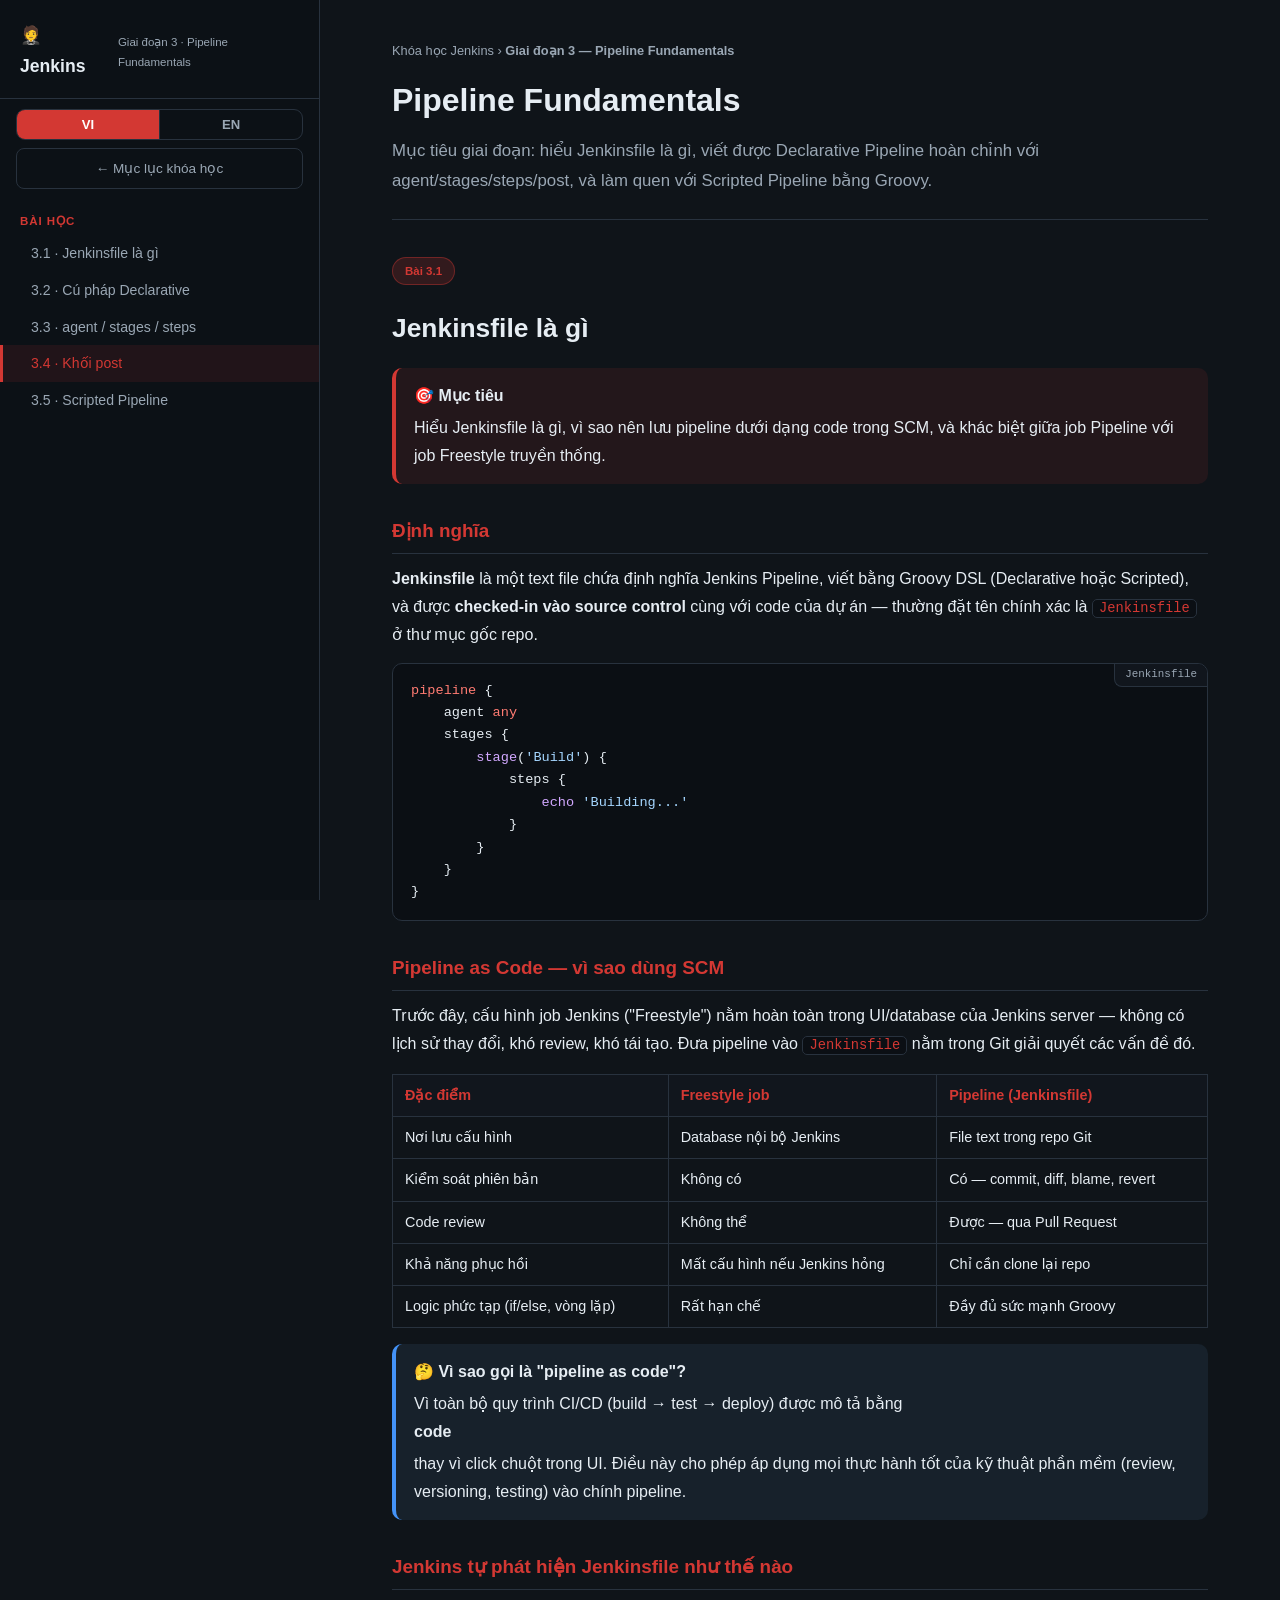
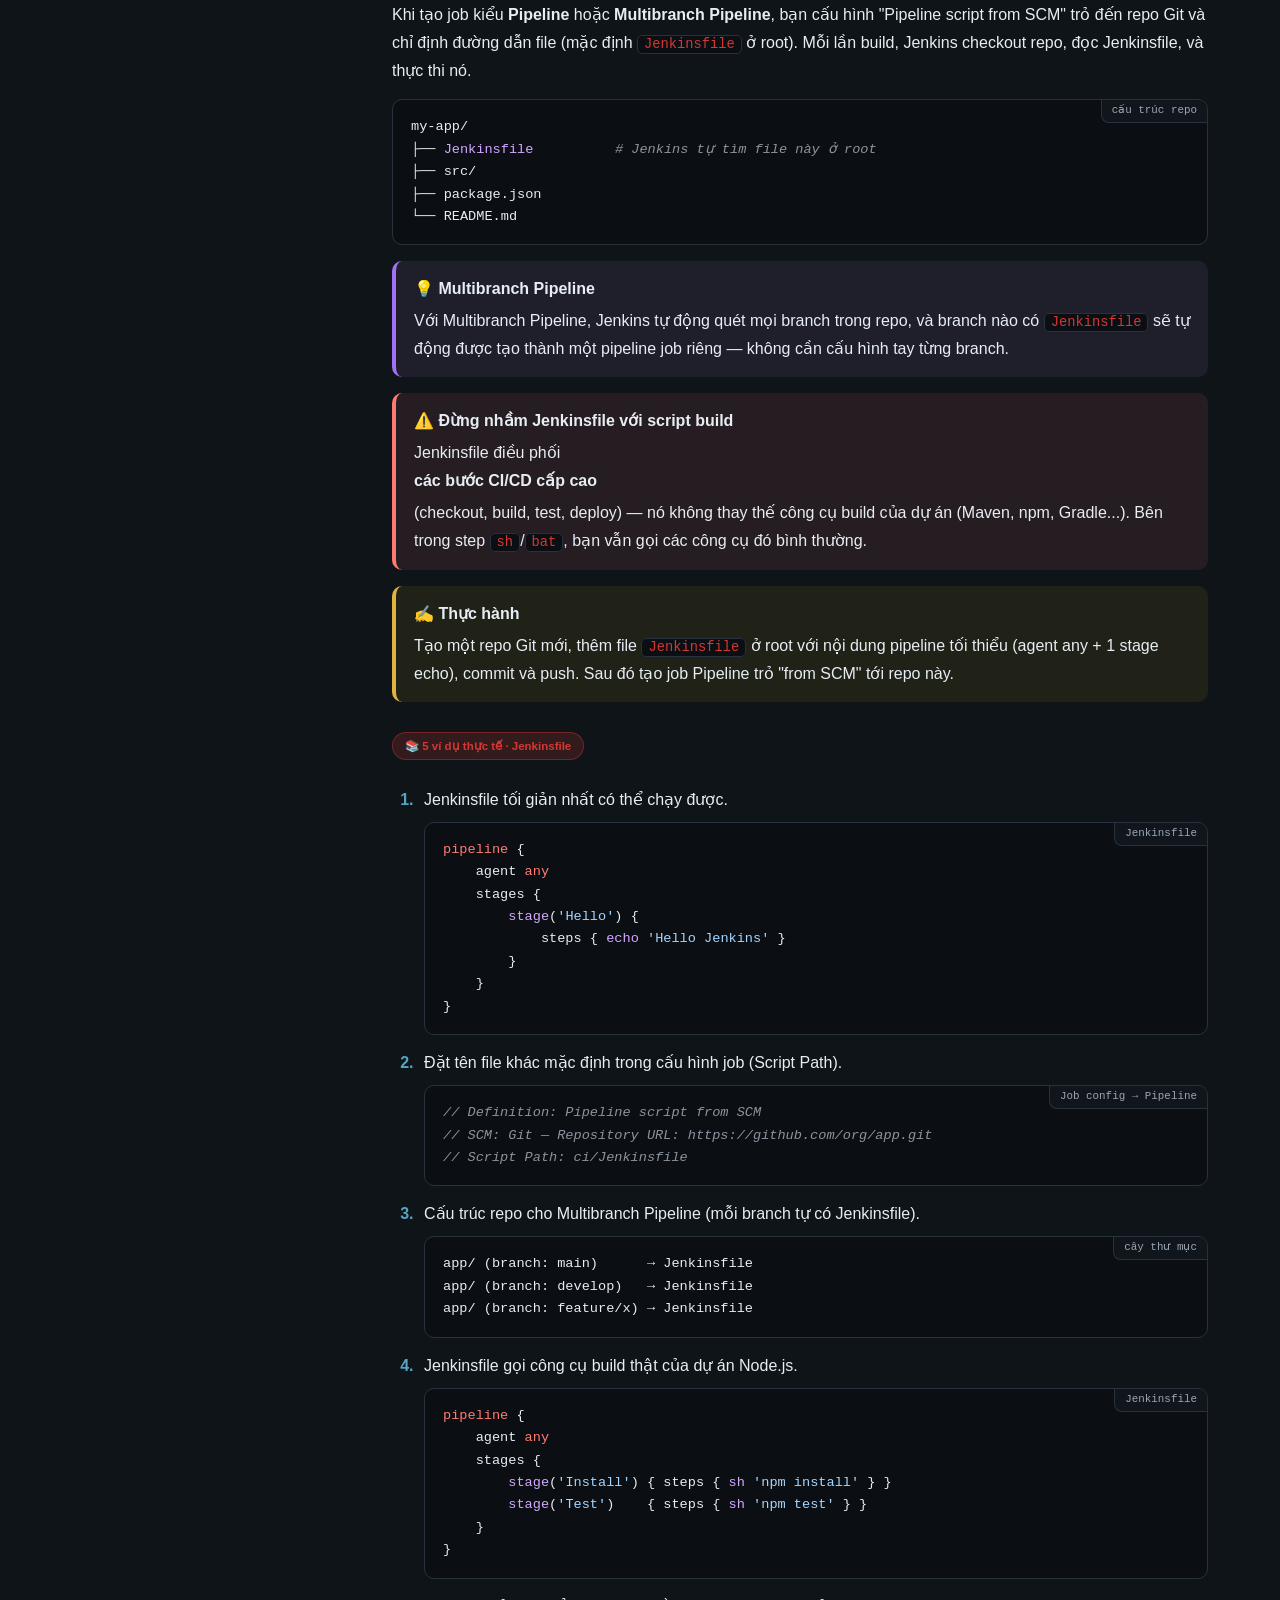
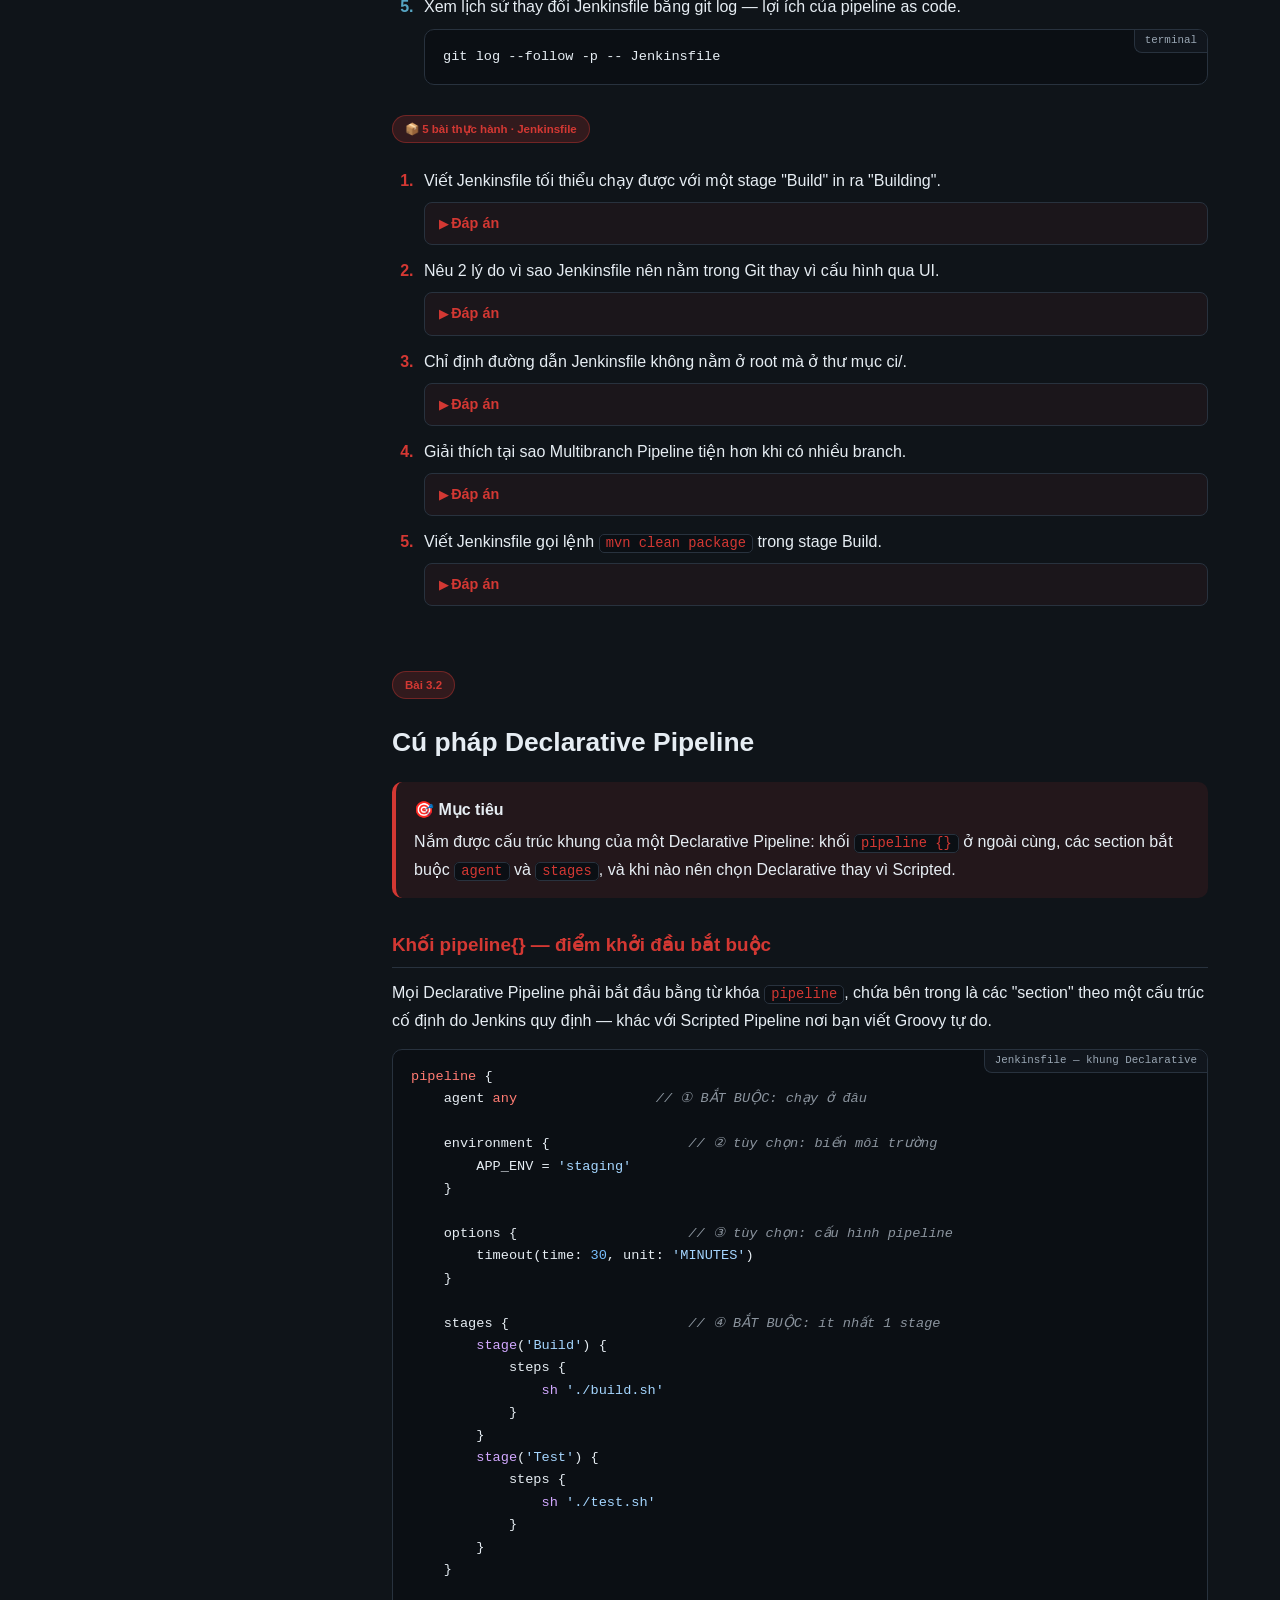
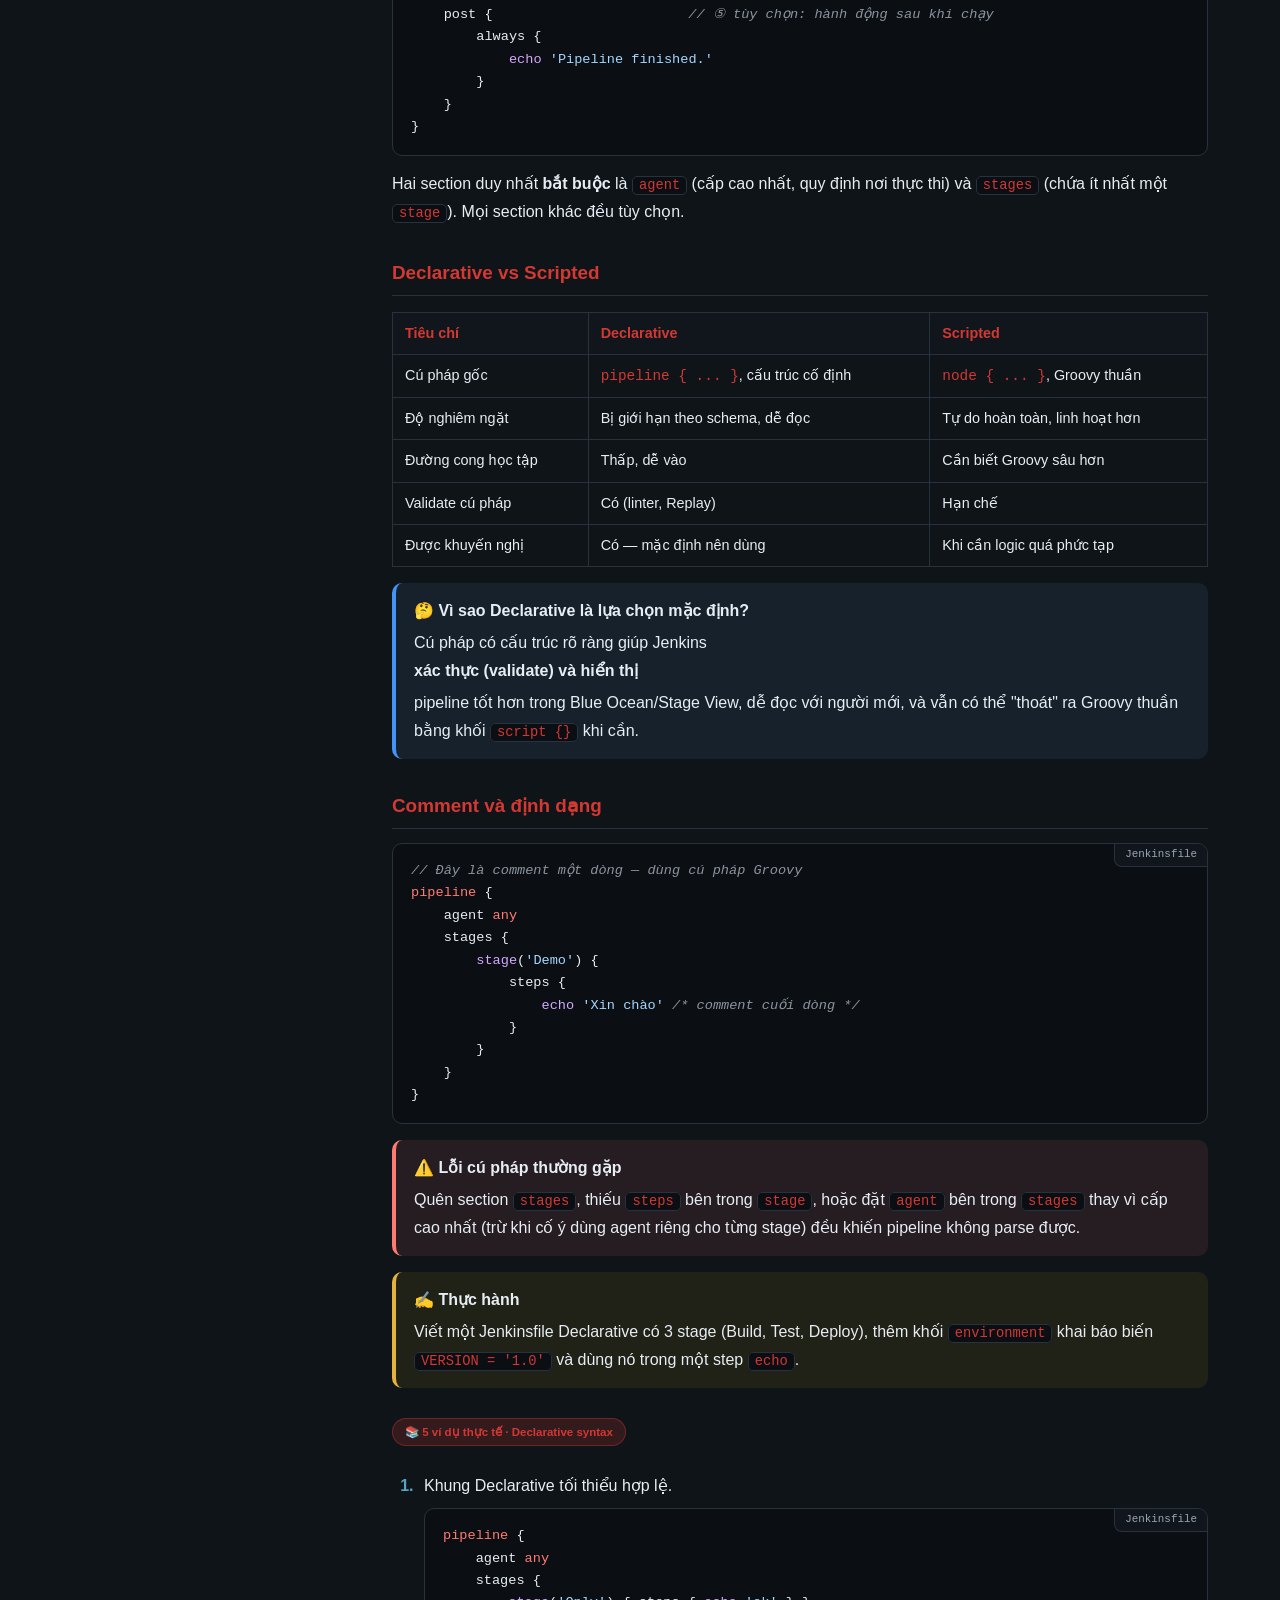
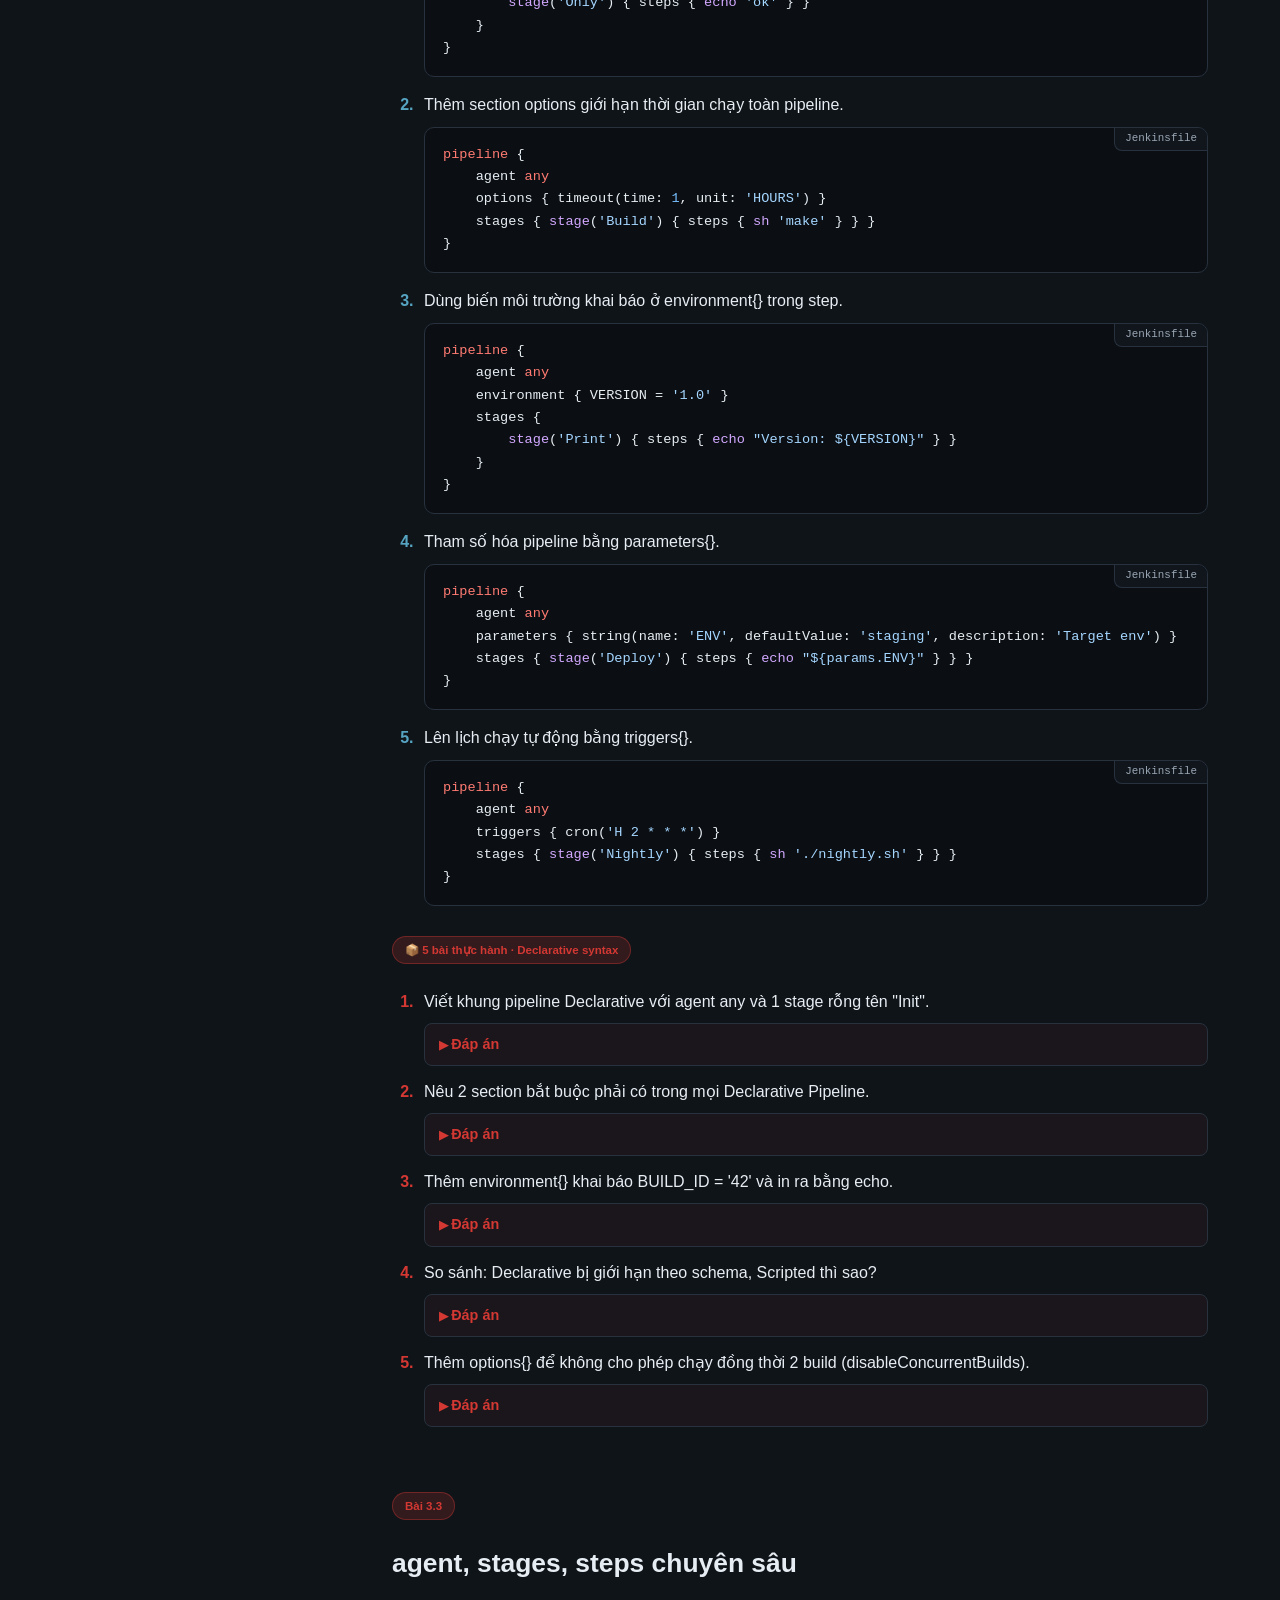
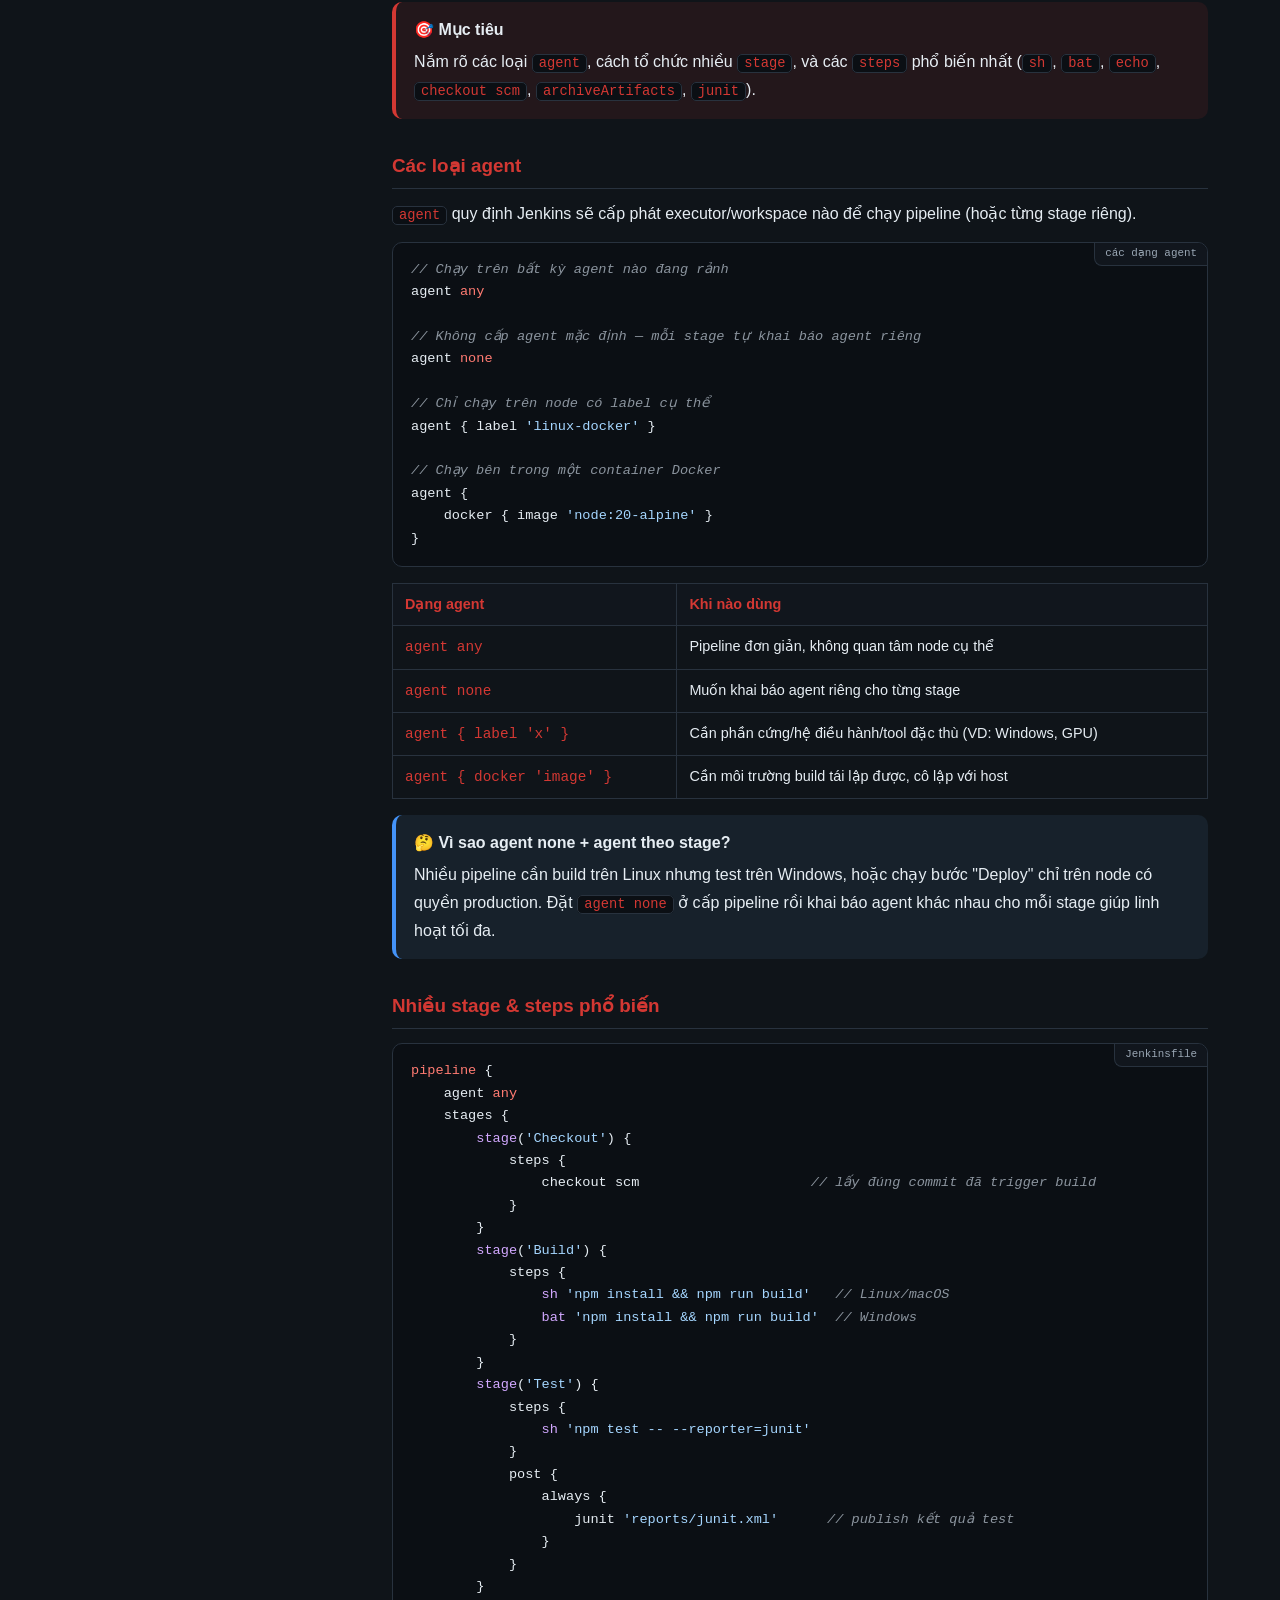
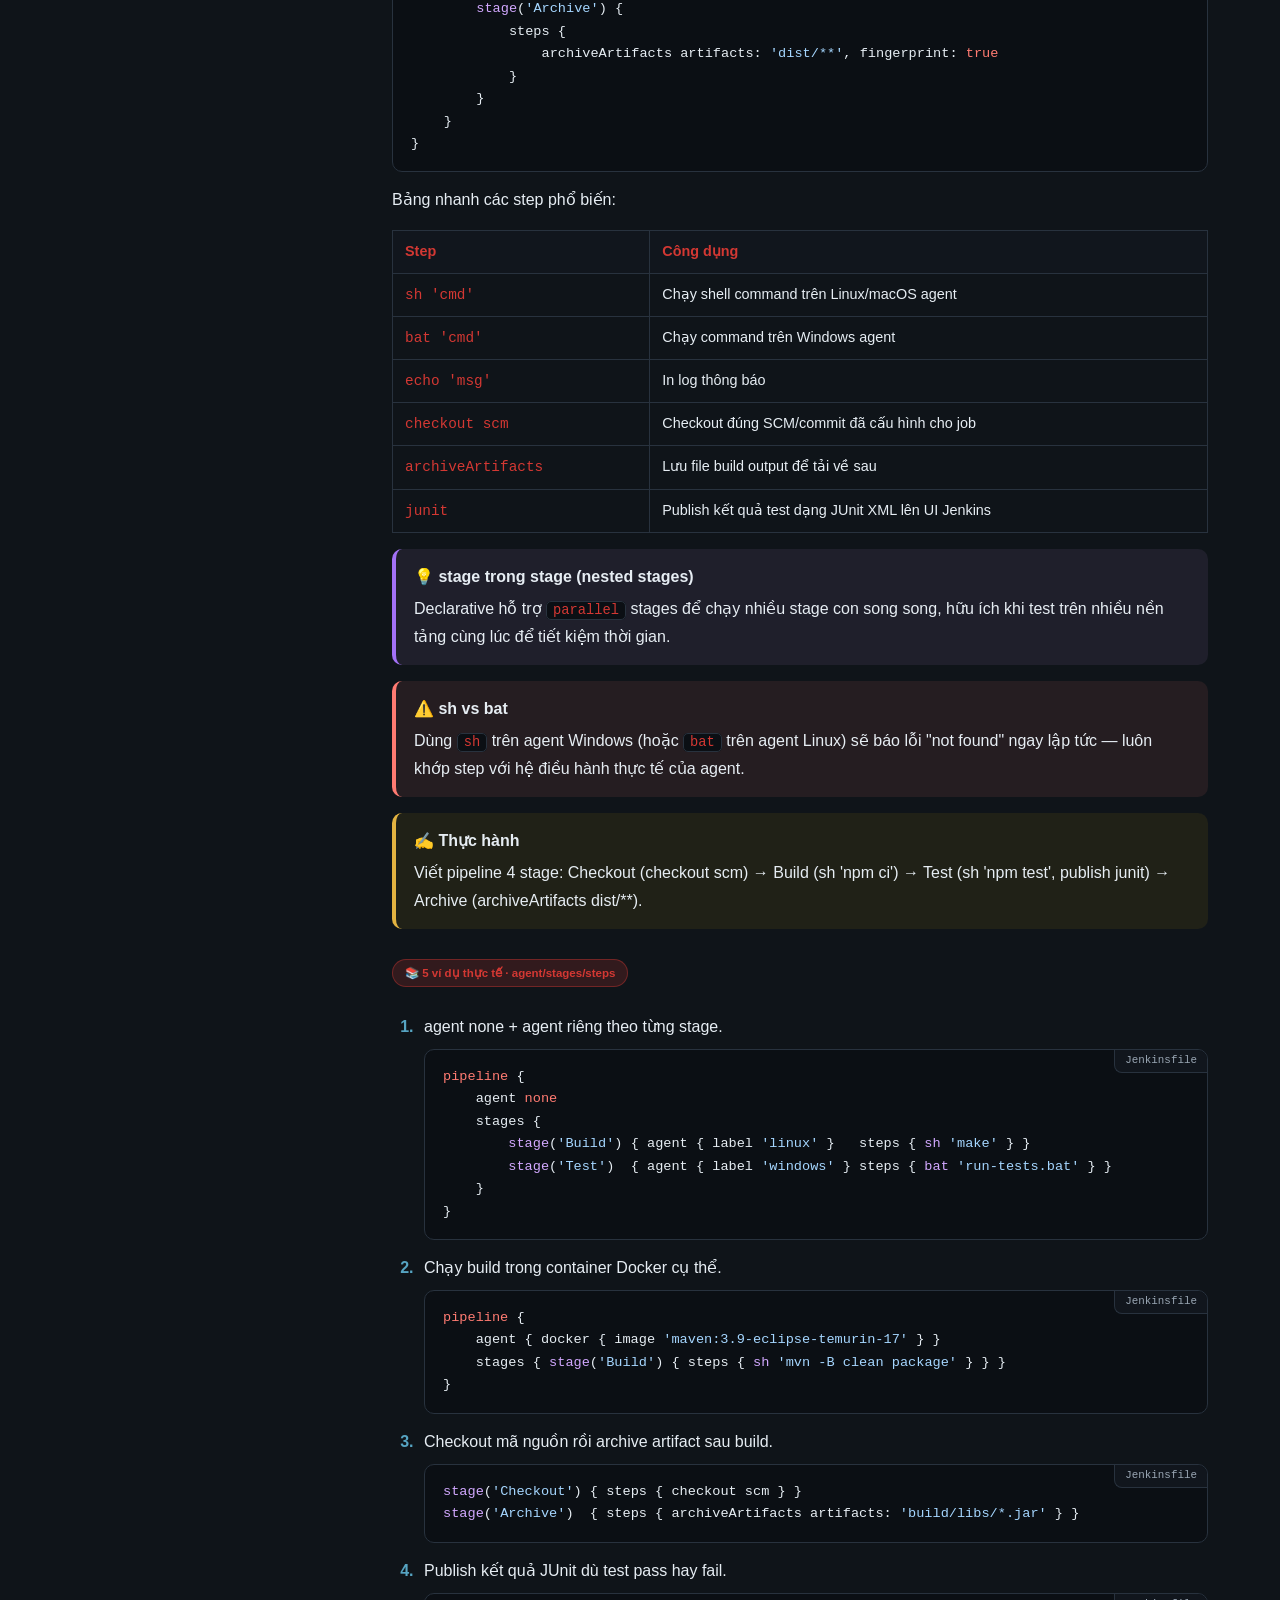
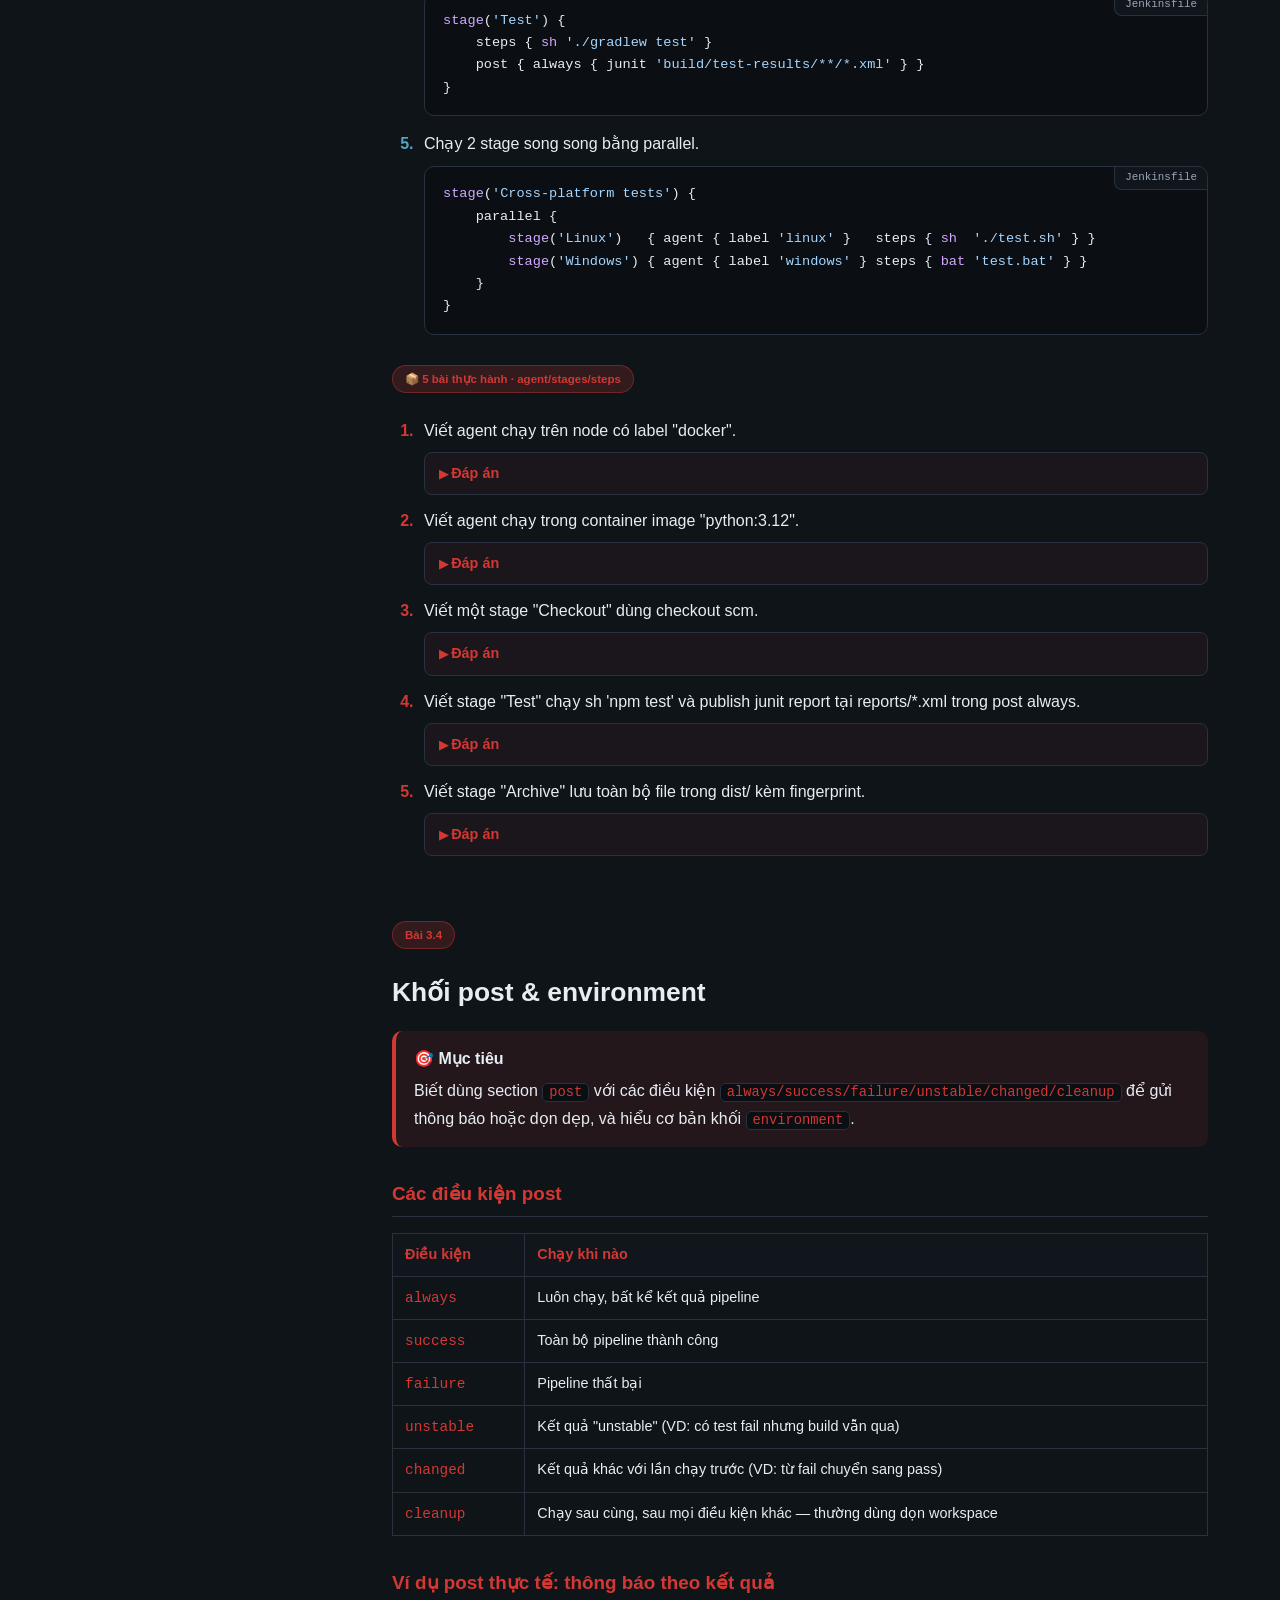
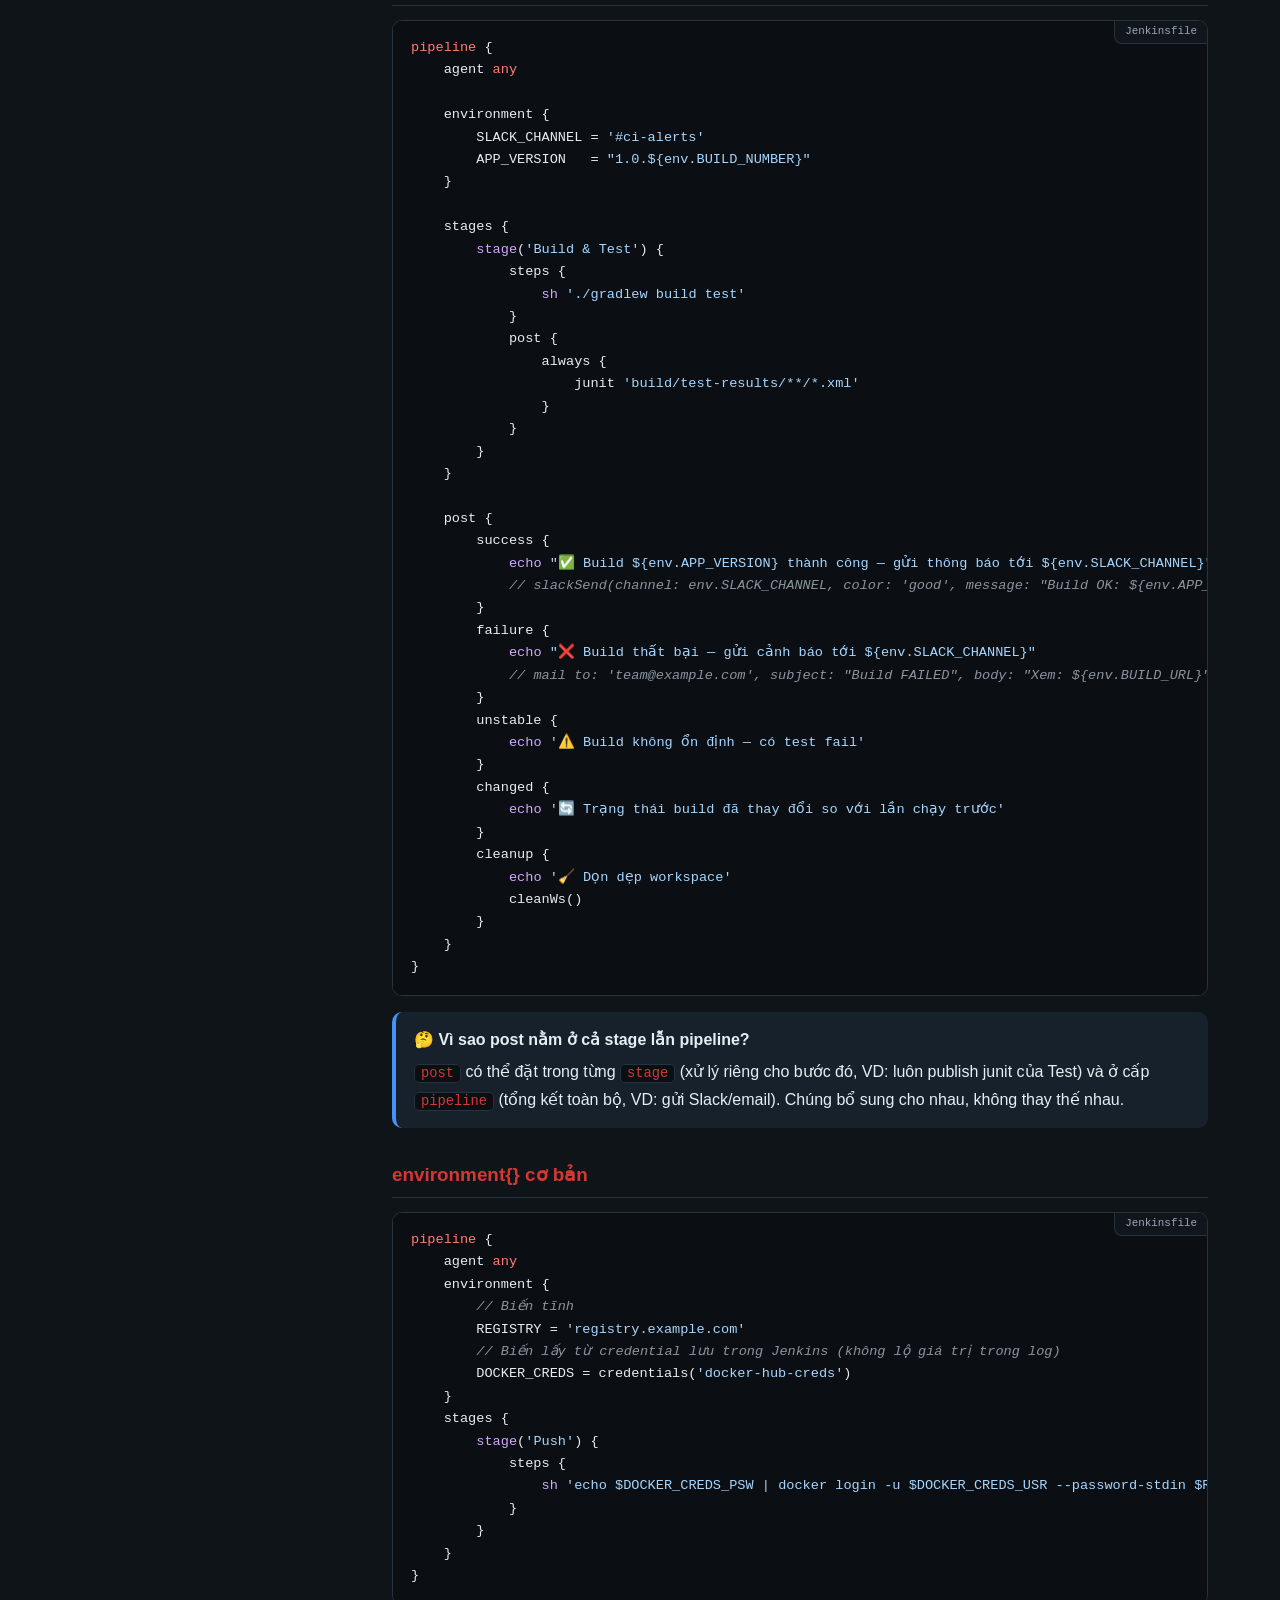
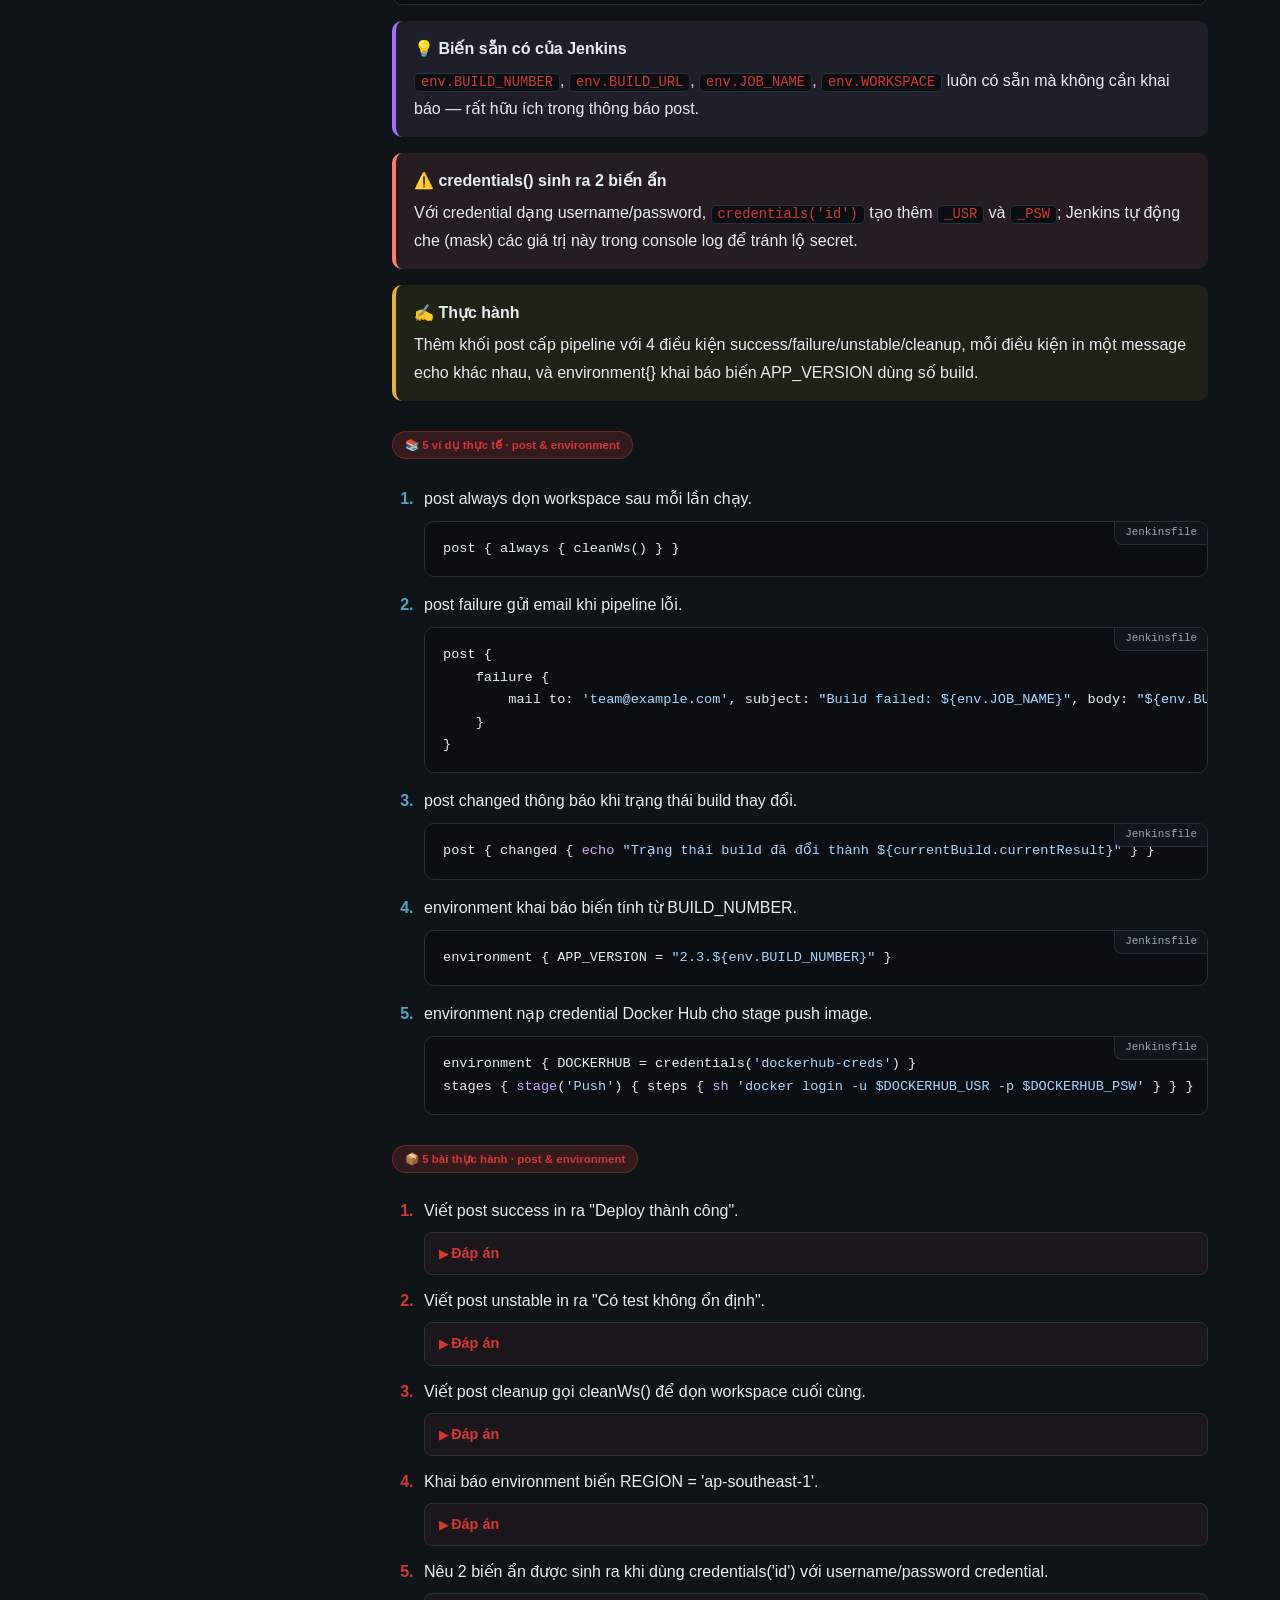
<file: phase3-pipeline-fundamentals.html>
<!DOCTYPE html>
<html lang="vi">
<head>
<meta charset="UTF-8">
<meta name="viewport" content="width=device-width, initial-scale=1.0">
<title>Giai đoạn 3 — Pipeline Fundamentals | Khóa học Jenkins</title>
<link rel="stylesheet" href="assets/course.css">
</head>
<body class="lang-vi">
<div class="layout">
<nav class="side">
  <div class="brand">🤵 Jenkins<small><span class="vi">Giai đoạn 3 · Pipeline Fundamentals</span><span class="en">Stage 3 · Pipeline Fundamentals</span></small></div>
  <div class="lang-toggle">
    <button data-lang="vi" class="on">VI</button>
    <button data-lang="en">EN</button>
  </div>
  <a class="nav-home" href="index.html"><span class="vi">← Mục lục khóa học</span><span class="en">← Course index</span></a>
  <div class="grp"><span class="vi">Bài học</span><span class="en">Lessons</span></div>
  <a class="lnk" href="#jenkinsfile">3.1 · <span class="vi">Jenkinsfile là gì</span><span class="en">What is a Jenkinsfile</span></a>
  <a class="lnk" href="#declarative-syntax">3.2 · <span class="vi">Cú pháp Declarative</span><span class="en">Declarative syntax</span></a>
  <a class="lnk" href="#agent-stages-steps">3.3 · agent / stages / steps</a>
  <a class="lnk" href="#post-conditions">3.4 · <span class="vi">Khối post</span><span class="en">Post conditions</span></a>
  <a class="lnk" href="#scripted-pipeline">3.5 · <span class="vi">Scripted Pipeline</span><span class="en">Scripted Pipeline</span></a>
</nav>

<main>
<header class="top">
  <div class="crumb"><span class="vi">Khóa học Jenkins › <b>Giai đoạn 3 — Pipeline Fundamentals</b></span><span class="en">Jenkins Course › <b>Stage 3 — Pipeline Fundamentals</b></span></div>
  <h1><span class="vi">Pipeline Fundamentals</span><span class="en">Pipeline Fundamentals</span></h1>
  <p class="lead"><span class="vi">Mục tiêu giai đoạn: hiểu Jenkinsfile là gì, viết được Declarative Pipeline hoàn chỉnh với agent/stages/steps/post, và làm quen với Scripted Pipeline bằng Groovy.</span><span class="en">Stage goal: understand what a Jenkinsfile is, write a complete Declarative Pipeline with agent/stages/steps/post, and get comfortable with Scripted Pipeline in Groovy.</span></p>
</header>

<!-- ============ 3.1 ============ -->
<section class="lesson" id="jenkinsfile">
<div class="lang vi">
  <span class="phase-tag">Bài 3.1</span>
  <h2>Jenkinsfile là gì</h2>
  <div class="box goal"><b>🎯 Mục tiêu</b>Hiểu Jenkinsfile là gì, vì sao nên lưu pipeline dưới dạng code trong SCM, và khác biệt giữa job Pipeline với job Freestyle truyền thống.</div>
  <h3>Định nghĩa</h3>
  <p><b>Jenkinsfile</b> là một text file chứa định nghĩa Jenkins Pipeline, viết bằng Groovy DSL (Declarative hoặc Scripted), và được <b>checked-in vào source control</b> cùng với code của dự án — thường đặt tên chính xác là <code class="inline">Jenkinsfile</code> ở thư mục gốc repo.</p>
<pre><span class="lbl">Jenkinsfile</span><span class="kw">pipeline</span> {
    agent <span class="kw">any</span>
    stages {
        <span class="fn">stage</span>(<span class="str">'Build'</span>) {
            steps {
                <span class="fn">echo</span> <span class="str">'Building...'</span>
            }
        }
    }
}</pre>
  <h3>Pipeline as Code — vì sao dùng SCM</h3>
  <p>Trước đây, cấu hình job Jenkins ("Freestyle") nằm hoàn toàn trong UI/database của Jenkins server — không có lịch sử thay đổi, khó review, khó tái tạo. Đưa pipeline vào <code class="inline">Jenkinsfile</code> nằm trong Git giải quyết các vấn đề đó.</p>
  <table>
    <tr><th>Đặc điểm</th><th>Freestyle job</th><th>Pipeline (Jenkinsfile)</th></tr>
    <tr><td>Nơi lưu cấu hình</td><td>Database nội bộ Jenkins</td><td>File text trong repo Git</td></tr>
    <tr><td>Kiểm soát phiên bản</td><td>Không có</td><td>Có — commit, diff, blame, revert</td></tr>
    <tr><td>Code review</td><td>Không thể</td><td>Được — qua Pull Request</td></tr>
    <tr><td>Khả năng phục hồi</td><td>Mất cấu hình nếu Jenkins hỏng</td><td>Chỉ cần clone lại repo</td></tr>
    <tr><td>Logic phức tạp (if/else, vòng lặp)</td><td>Rất hạn chế</td><td>Đầy đủ sức mạnh Groovy</td></tr>
  </table>
  <div class="box why"><b>🤔 Vì sao gọi là "pipeline as code"?</b>Vì toàn bộ quy trình CI/CD (build → test → deploy) được mô tả bằng <b>code</b> thay vì click chuột trong UI. Điều này cho phép áp dụng mọi thực hành tốt của kỹ thuật phần mềm (review, versioning, testing) vào chính pipeline.</div>
  <h3>Jenkins tự phát hiện Jenkinsfile như thế nào</h3>
  <p>Khi tạo job kiểu <b>Pipeline</b> hoặc <b>Multibranch Pipeline</b>, bạn cấu hình "Pipeline script from SCM" trỏ đến repo Git và chỉ định đường dẫn file (mặc định <code class="inline">Jenkinsfile</code> ở root). Mỗi lần build, Jenkins checkout repo, đọc Jenkinsfile, và thực thi nó.</p>
<pre><span class="lbl">cấu trúc repo</span>my-app/
├── <span class="fn">Jenkinsfile</span>          <span class="cmt"># Jenkins tự tìm file này ở root</span>
├── src/
├── package.json
└── README.md</pre>
  <div class="box tip"><b>💡 Multibranch Pipeline</b>Với Multibranch Pipeline, Jenkins tự động quét mọi branch trong repo, và branch nào có <code class="inline">Jenkinsfile</code> sẽ tự động được tạo thành một pipeline job riêng — không cần cấu hình tay từng branch.</div>
  <div class="box warn"><b>⚠️ Đừng nhầm Jenkinsfile với script build</b>Jenkinsfile điều phối <b>các bước CI/CD cấp cao</b> (checkout, build, test, deploy) — nó không thay thế công cụ build của dự án (Maven, npm, Gradle...). Bên trong step <code class="inline">sh</code>/<code class="inline">bat</code>, bạn vẫn gọi các công cụ đó bình thường.</div>
  <div class="box practice"><b>✍️ Thực hành</b>Tạo một repo Git mới, thêm file <code class="inline">Jenkinsfile</code> ở root với nội dung pipeline tối thiểu (agent any + 1 stage echo), commit và push. Sau đó tạo job Pipeline trỏ "from SCM" tới repo này.</div>
  <div class="drill-head"><span class="phase-tag">📚 5 ví dụ thực tế · Jenkinsfile</span></div>
  <ol class="examples">
    <li><span class="task">Jenkinsfile tối giản nhất có thể chạy được.</span>
<pre><span class="lbl">Jenkinsfile</span><span class="kw">pipeline</span> {
    agent <span class="kw">any</span>
    stages {
        <span class="fn">stage</span>(<span class="str">'Hello'</span>) {
            steps { <span class="fn">echo</span> <span class="str">'Hello Jenkins'</span> }
        }
    }
}</pre></li>
    <li><span class="task">Đặt tên file khác mặc định trong cấu hình job (Script Path).</span>
<pre><span class="lbl">Job config → Pipeline</span><span class="cmt">// Definition: Pipeline script from SCM
// SCM: Git — Repository URL: https://github.com/org/app.git
// Script Path: ci/Jenkinsfile</span></pre></li>
    <li><span class="task">Cấu trúc repo cho Multibranch Pipeline (mỗi branch tự có Jenkinsfile).</span>
<pre><span class="lbl">cây thư mục</span>app/ (branch: main)      → Jenkinsfile
app/ (branch: develop)   → Jenkinsfile
app/ (branch: feature/x) → Jenkinsfile</pre></li>
    <li><span class="task">Jenkinsfile gọi công cụ build thật của dự án Node.js.</span>
<pre><span class="lbl">Jenkinsfile</span><span class="kw">pipeline</span> {
    agent <span class="kw">any</span>
    stages {
        <span class="fn">stage</span>(<span class="str">'Install'</span>) { steps { <span class="fn">sh</span> <span class="str">'npm install'</span> } }
        <span class="fn">stage</span>(<span class="str">'Test'</span>)    { steps { <span class="fn">sh</span> <span class="str">'npm test'</span> } }
    }
}</pre></li>
    <li><span class="task">Xem lịch sử thay đổi Jenkinsfile bằng git log — lợi ích của pipeline as code.</span>
<pre><span class="lbl">terminal</span>git log --follow -p -- Jenkinsfile</pre></li>
  </ol>
  <div class="drill-head"><span class="phase-tag">📦 5 bài thực hành · Jenkinsfile</span></div>
  <ol class="drills">
    <li><span class="task">Viết Jenkinsfile tối thiểu chạy được với một stage "Build" in ra "Building".</span>
      <details class="ans"><summary>Đáp án</summary><div class="a-body"><pre><span class="kw">pipeline</span> {
    agent <span class="kw">any</span>
    stages {
        <span class="fn">stage</span>(<span class="str">'Build'</span>) { steps { <span class="fn">echo</span> <span class="str">'Building'</span> } }
    }
}</pre></div></details></li>
    <li><span class="task">Nêu 2 lý do vì sao Jenkinsfile nên nằm trong Git thay vì cấu hình qua UI.</span>
      <details class="ans"><summary>Đáp án</summary><div class="a-body"><pre>1) Có lịch sử thay đổi (version control), review qua Pull Request.
2) Không mất cấu hình nếu Jenkins server bị hỏng — chỉ cần clone lại repo.</pre></div></details></li>
    <li><span class="task">Chỉ định đường dẫn Jenkinsfile không nằm ở root mà ở thư mục ci/.</span>
      <details class="ans"><summary>Đáp án</summary><div class="a-body"><pre><span class="cmt">// Trong cấu hình job Pipeline script from SCM:
// Script Path: ci/Jenkinsfile</span></pre></div></details></li>
    <li><span class="task">Giải thích tại sao Multibranch Pipeline tiện hơn khi có nhiều branch.</span>
      <details class="ans"><summary>Đáp án</summary><div class="a-body"><pre><span class="cmt">// Jenkins tự quét tất cả branch trong repo, branch nào có
// Jenkinsfile sẽ tự động thành 1 pipeline job — không cần
// tạo job thủ công cho từng branch mới.</span></pre></div></details></li>
    <li><span class="task">Viết Jenkinsfile gọi lệnh <code class="inline">mvn clean package</code> trong stage Build.</span>
      <details class="ans"><summary>Đáp án</summary><div class="a-body"><pre><span class="kw">pipeline</span> {
    agent <span class="kw">any</span>
    stages {
        <span class="fn">stage</span>(<span class="str">'Build'</span>) { steps { <span class="fn">sh</span> <span class="str">'mvn clean package'</span> } }
    }
}</pre></div></details></li>
  </ol>
</div>
<div class="lang en">
  <span class="phase-tag">Lesson 3.1</span>
  <h2>What is a Jenkinsfile</h2>
  <div class="box goal"><b>🎯 Goal</b>Understand what a Jenkinsfile is, why pipelines should be stored as code in SCM, and how a Pipeline job differs from a traditional Freestyle job.</div>
  <h3>Definition</h3>
  <p>A <b>Jenkinsfile</b> is a text file that contains the definition of a Jenkins Pipeline, written in Groovy DSL (Declarative or Scripted), and is <b>checked into source control</b> alongside your project code — conventionally named exactly <code class="inline">Jenkinsfile</code> at the repository root.</p>
<pre><span class="lbl">Jenkinsfile</span><span class="kw">pipeline</span> {
    agent <span class="kw">any</span>
    stages {
        <span class="fn">stage</span>(<span class="str">'Build'</span>) {
            steps {
                <span class="fn">echo</span> <span class="str">'Building...'</span>
            }
        }
    }
}</pre>
  <h3>Pipeline as Code — why use SCM</h3>
  <p>Previously, Jenkins job configuration ("Freestyle") lived entirely in the Jenkins server's UI/database — no change history, hard to review, hard to reproduce. Putting the pipeline in a <code class="inline">Jenkinsfile</code> inside Git solves these problems.</p>
  <table>
    <tr><th>Aspect</th><th>Freestyle job</th><th>Pipeline (Jenkinsfile)</th></tr>
    <tr><td>Where config lives</td><td>Jenkins internal database</td><td>Text file in Git repo</td></tr>
    <tr><td>Version control</td><td>None</td><td>Yes — commit, diff, blame, revert</td></tr>
    <tr><td>Code review</td><td>Not possible</td><td>Yes — via Pull Request</td></tr>
    <tr><td>Disaster recovery</td><td>Config lost if Jenkins breaks</td><td>Just re-clone the repo</td></tr>
    <tr><td>Complex logic (if/else, loops)</td><td>Very limited</td><td>Full power of Groovy</td></tr>
  </table>
  <div class="box why"><b>🤔 Why "pipeline as code"?</b>Because the entire CI/CD process (build → test → deploy) is described as <b>code</b> instead of clicked together in a UI. This lets you apply every good software-engineering practice (review, versioning, testing) to the pipeline itself.</div>
  <h3>How Jenkins discovers the Jenkinsfile</h3>
  <p>When creating a <b>Pipeline</b> or <b>Multibranch Pipeline</b> job, you configure "Pipeline script from SCM" pointing to the Git repo and specify the file path (defaults to <code class="inline">Jenkinsfile</code> at root). On every build, Jenkins checks out the repo, reads the Jenkinsfile, and executes it.</p>
<pre><span class="lbl">repo layout</span>my-app/
├── <span class="fn">Jenkinsfile</span>          <span class="cmt"># Jenkins looks for this at root by default</span>
├── src/
├── package.json
└── README.md</pre>
  <div class="box tip"><b>💡 Multibranch Pipeline</b>With Multibranch Pipeline, Jenkins automatically scans every branch in the repo, and any branch containing a <code class="inline">Jenkinsfile</code> is automatically turned into its own pipeline job — no manual per-branch configuration needed.</div>
  <div class="box warn"><b>⚠️ Don't confuse a Jenkinsfile with a build script</b>The Jenkinsfile orchestrates <b>high-level CI/CD steps</b> (checkout, build, test, deploy) — it does not replace your project's build tool (Maven, npm, Gradle...). Inside <code class="inline">sh</code>/<code class="inline">bat</code> steps you still call those tools normally.</div>
  <div class="box practice"><b>✍️ Exercise</b>Create a new Git repo, add a <code class="inline">Jenkinsfile</code> at the root with a minimal pipeline (agent any + 1 echo stage), commit and push. Then create a Pipeline job pointing "from SCM" to this repo.</div>
  <div class="drill-head"><span class="phase-tag">📚 5 real-world examples · Jenkinsfile</span></div>
  <ol class="examples">
    <li><span class="task">The simplest Jenkinsfile that will actually run.</span>
<pre><span class="lbl">Jenkinsfile</span><span class="kw">pipeline</span> {
    agent <span class="kw">any</span>
    stages {
        <span class="fn">stage</span>(<span class="str">'Hello'</span>) {
            steps { <span class="fn">echo</span> <span class="str">'Hello Jenkins'</span> }
        }
    }
}</pre></li>
    <li><span class="task">Point a job to a non-default file path (Script Path).</span>
<pre><span class="lbl">Job config → Pipeline</span><span class="cmt">// Definition: Pipeline script from SCM
// SCM: Git — Repository URL: https://github.com/org/app.git
// Script Path: ci/Jenkinsfile</span></pre></li>
    <li><span class="task">Repo layout for Multibranch Pipeline (each branch has its own Jenkinsfile).</span>
<pre><span class="lbl">tree</span>app/ (branch: main)      → Jenkinsfile
app/ (branch: develop)   → Jenkinsfile
app/ (branch: feature/x) → Jenkinsfile</pre></li>
    <li><span class="task">Jenkinsfile calling a real build tool for a Node.js project.</span>
<pre><span class="lbl">Jenkinsfile</span><span class="kw">pipeline</span> {
    agent <span class="kw">any</span>
    stages {
        <span class="fn">stage</span>(<span class="str">'Install'</span>) { steps { <span class="fn">sh</span> <span class="str">'npm install'</span> } }
        <span class="fn">stage</span>(<span class="str">'Test'</span>)    { steps { <span class="fn">sh</span> <span class="str">'npm test'</span> } }
    }
}</pre></li>
    <li><span class="task">View a Jenkinsfile's change history with git log — a benefit of pipeline as code.</span>
<pre><span class="lbl">terminal</span>git log --follow -p -- Jenkinsfile</pre></li>
  </ol>
  <div class="drill-head"><span class="phase-tag">📦 5 drills · Jenkinsfile</span></div>
  <ol class="drills">
    <li><span class="task">Write a minimal runnable Jenkinsfile with a "Build" stage that echoes "Building".</span>
      <details class="ans"><summary>Answer</summary><div class="a-body"><pre><span class="kw">pipeline</span> {
    agent <span class="kw">any</span>
    stages {
        <span class="fn">stage</span>(<span class="str">'Build'</span>) { steps { <span class="fn">echo</span> <span class="str">'Building'</span> } }
    }
}</pre></div></details></li>
    <li><span class="task">Give 2 reasons a Jenkinsfile should live in Git rather than be configured via UI.</span>
      <details class="ans"><summary>Answer</summary><div class="a-body"><pre>1) Version control history, reviewable via Pull Request.
2) No config lost if the Jenkins server breaks — just re-clone the repo.</pre></div></details></li>
    <li><span class="task">Point the job to a Jenkinsfile not at the root but inside a ci/ folder.</span>
      <details class="ans"><summary>Answer</summary><div class="a-body"><pre><span class="cmt">// In job config, Pipeline script from SCM:
// Script Path: ci/Jenkinsfile</span></pre></div></details></li>
    <li><span class="task">Explain why Multibranch Pipeline is more convenient with many branches.</span>
      <details class="ans"><summary>Answer</summary><div class="a-body"><pre><span class="cmt">// Jenkins automatically scans every branch in the repo;
// any branch with a Jenkinsfile becomes its own pipeline job —
// no manual job creation needed for new branches.</span></pre></div></details></li>
    <li><span class="task">Write a Jenkinsfile that runs <code class="inline">mvn clean package</code> in a Build stage.</span>
      <details class="ans"><summary>Answer</summary><div class="a-body"><pre><span class="kw">pipeline</span> {
    agent <span class="kw">any</span>
    stages {
        <span class="fn">stage</span>(<span class="str">'Build'</span>) { steps { <span class="fn">sh</span> <span class="str">'mvn clean package'</span> } }
    }
}</pre></div></details></li>
  </ol>
</div>
</section>

<!-- ============ 3.2 ============ -->
<section class="lesson" id="declarative-syntax">
<div class="lang vi">
  <span class="phase-tag">Bài 3.2</span>
  <h2>Cú pháp Declarative Pipeline</h2>
  <div class="box goal"><b>🎯 Mục tiêu</b>Nắm được cấu trúc khung của một Declarative Pipeline: khối <code class="inline">pipeline {}</code> ở ngoài cùng, các section bắt buộc <code class="inline">agent</code> và <code class="inline">stages</code>, và khi nào nên chọn Declarative thay vì Scripted.</div>
  <h3>Khối pipeline{} — điểm khởi đầu bắt buộc</h3>
  <p>Mọi Declarative Pipeline phải bắt đầu bằng từ khóa <code class="inline">pipeline</code>, chứa bên trong là các "section" theo một cấu trúc cố định do Jenkins quy định — khác với Scripted Pipeline nơi bạn viết Groovy tự do.</p>
<pre><span class="lbl">Jenkinsfile — khung Declarative</span><span class="kw">pipeline</span> {
    agent <span class="kw">any</span>                 <span class="cmt">// ① BẮT BUỘC: chạy ở đâu</span>

    environment {                 <span class="cmt">// ② tùy chọn: biến môi trường</span>
        APP_ENV = <span class="str">'staging'</span>
    }

    options {                     <span class="cmt">// ③ tùy chọn: cấu hình pipeline</span>
        timeout(time: <span class="num">30</span>, unit: <span class="str">'MINUTES'</span>)
    }

    stages {                      <span class="cmt">// ④ BẮT BUỘC: ít nhất 1 stage</span>
        <span class="fn">stage</span>(<span class="str">'Build'</span>) {
            steps {
                <span class="fn">sh</span> <span class="str">'./build.sh'</span>
            }
        }
        <span class="fn">stage</span>(<span class="str">'Test'</span>) {
            steps {
                <span class="fn">sh</span> <span class="str">'./test.sh'</span>
            }
        }
    }

    post {                        <span class="cmt">// ⑤ tùy chọn: hành động sau khi chạy</span>
        always {
            <span class="fn">echo</span> <span class="str">'Pipeline finished.'</span>
        }
    }
}</pre>
  <p>Hai section duy nhất <b>bắt buộc</b> là <code class="inline">agent</code> (cấp cao nhất, quy định nơi thực thi) và <code class="inline">stages</code> (chứa ít nhất một <code class="inline">stage</code>). Mọi section khác đều tùy chọn.</p>
  <h3>Declarative vs Scripted</h3>
  <table>
    <tr><th>Tiêu chí</th><th>Declarative</th><th>Scripted</th></tr>
    <tr><td>Cú pháp gốc</td><td><code>pipeline { ... }</code>, cấu trúc cố định</td><td><code>node { ... }</code>, Groovy thuần</td></tr>
    <tr><td>Độ nghiêm ngặt</td><td>Bị giới hạn theo schema, dễ đọc</td><td>Tự do hoàn toàn, linh hoạt hơn</td></tr>
    <tr><td>Đường cong học tập</td><td>Thấp, dễ vào</td><td>Cần biết Groovy sâu hơn</td></tr>
    <tr><td>Validate cú pháp</td><td>Có (linter, Replay)</td><td>Hạn chế</td></tr>
    <tr><td>Được khuyến nghị</td><td>Có — mặc định nên dùng</td><td>Khi cần logic quá phức tạp</td></tr>
  </table>
  <div class="box why"><b>🤔 Vì sao Declarative là lựa chọn mặc định?</b>Cú pháp có cấu trúc rõ ràng giúp Jenkins <b>xác thực (validate) và hiển thị</b> pipeline tốt hơn trong Blue Ocean/Stage View, dễ đọc với người mới, và vẫn có thể "thoát" ra Groovy thuần bằng khối <code class="inline">script {}</code> khi cần.</div>
  <h3>Comment và định dạng</h3>
<pre><span class="lbl">Jenkinsfile</span><span class="cmt">// Đây là comment một dòng — dùng cú pháp Groovy</span>
<span class="kw">pipeline</span> {
    agent <span class="kw">any</span>
    stages {
        <span class="fn">stage</span>(<span class="str">'Demo'</span>) {
            steps {
                <span class="fn">echo</span> <span class="str">'Xin chào'</span> <span class="cmt">/* comment cuối dòng */</span>
            }
        }
    }
}</pre>
  <div class="box warn"><b>⚠️ Lỗi cú pháp thường gặp</b>Quên section <code class="inline">stages</code>, thiếu <code class="inline">steps</code> bên trong <code class="inline">stage</code>, hoặc đặt <code class="inline">agent</code> bên trong <code class="inline">stages</code> thay vì cấp cao nhất (trừ khi cố ý dùng agent riêng cho từng stage) đều khiến pipeline không parse được.</div>
  <div class="box practice"><b>✍️ Thực hành</b>Viết một Jenkinsfile Declarative có 3 stage (Build, Test, Deploy), thêm khối <code class="inline">environment</code> khai báo biến <code class="inline">VERSION = '1.0'</code> và dùng nó trong một step <code class="inline">echo</code>.</div>
  <div class="drill-head"><span class="phase-tag">📚 5 ví dụ thực tế · Declarative syntax</span></div>
  <ol class="examples">
    <li><span class="task">Khung Declarative tối thiểu hợp lệ.</span>
<pre><span class="lbl">Jenkinsfile</span><span class="kw">pipeline</span> {
    agent <span class="kw">any</span>
    stages {
        <span class="fn">stage</span>(<span class="str">'Only'</span>) { steps { <span class="fn">echo</span> <span class="str">'ok'</span> } }
    }
}</pre></li>
    <li><span class="task">Thêm section options giới hạn thời gian chạy toàn pipeline.</span>
<pre><span class="lbl">Jenkinsfile</span><span class="kw">pipeline</span> {
    agent <span class="kw">any</span>
    options { timeout(time: <span class="num">1</span>, unit: <span class="str">'HOURS'</span>) }
    stages { <span class="fn">stage</span>(<span class="str">'Build'</span>) { steps { <span class="fn">sh</span> <span class="str">'make'</span> } } }
}</pre></li>
    <li><span class="task">Dùng biến môi trường khai báo ở environment{} trong step.</span>
<pre><span class="lbl">Jenkinsfile</span><span class="kw">pipeline</span> {
    agent <span class="kw">any</span>
    environment { VERSION = <span class="str">'1.0'</span> }
    stages {
        <span class="fn">stage</span>(<span class="str">'Print'</span>) { steps { <span class="fn">echo</span> <span class="str">"Version: ${VERSION}"</span> } }
    }
}</pre></li>
    <li><span class="task">Tham số hóa pipeline bằng parameters{}.</span>
<pre><span class="lbl">Jenkinsfile</span><span class="kw">pipeline</span> {
    agent <span class="kw">any</span>
    parameters { string(name: <span class="str">'ENV'</span>, defaultValue: <span class="str">'staging'</span>, description: <span class="str">'Target env'</span>) }
    stages { <span class="fn">stage</span>(<span class="str">'Deploy'</span>) { steps { <span class="fn">echo</span> <span class="str">"${params.ENV}"</span> } } }
}</pre></li>
    <li><span class="task">Lên lịch chạy tự động bằng triggers{}.</span>
<pre><span class="lbl">Jenkinsfile</span><span class="kw">pipeline</span> {
    agent <span class="kw">any</span>
    triggers { cron(<span class="str">'H 2 * * *'</span>) }
    stages { <span class="fn">stage</span>(<span class="str">'Nightly'</span>) { steps { <span class="fn">sh</span> <span class="str">'./nightly.sh'</span> } } }
}</pre></li>
  </ol>
  <div class="drill-head"><span class="phase-tag">📦 5 bài thực hành · Declarative syntax</span></div>
  <ol class="drills">
    <li><span class="task">Viết khung pipeline Declarative với agent any và 1 stage rỗng tên "Init".</span>
      <details class="ans"><summary>Đáp án</summary><div class="a-body"><pre><span class="kw">pipeline</span> {
    agent <span class="kw">any</span>
    stages { <span class="fn">stage</span>(<span class="str">'Init'</span>) { steps { <span class="fn">echo</span> <span class="str">'init'</span> } } }
}</pre></div></details></li>
    <li><span class="task">Nêu 2 section bắt buộc phải có trong mọi Declarative Pipeline.</span>
      <details class="ans"><summary>Đáp án</summary><div class="a-body"><pre><span class="cmt">// agent (cấp cao nhất) và stages (chứa ít nhất 1 stage)</span></pre></div></details></li>
    <li><span class="task">Thêm environment{} khai báo BUILD_ID = '42' và in ra bằng echo.</span>
      <details class="ans"><summary>Đáp án</summary><div class="a-body"><pre>environment { BUILD_ID = <span class="str">'42'</span> }
stages { <span class="fn">stage</span>(<span class="str">'Show'</span>) { steps { <span class="fn">echo</span> <span class="str">"${BUILD_ID}"</span> } } }</pre></div></details></li>
    <li><span class="task">So sánh: Declarative bị giới hạn theo schema, Scripted thì sao?</span>
      <details class="ans"><summary>Đáp án</summary><div class="a-body"><pre><span class="cmt">// Scripted không bị giới hạn schema — là Groovy thuần,
// linh hoạt hơn nhưng khó đọc/validate hơn.</span></pre></div></details></li>
    <li><span class="task">Thêm options{} để không cho phép chạy đồng thời 2 build (disableConcurrentBuilds).</span>
      <details class="ans"><summary>Đáp án</summary><div class="a-body"><pre>options { disableConcurrentBuilds() }</pre></div></details></li>
  </ol>
</div>
<div class="lang en">
  <span class="phase-tag">Lesson 3.2</span>
  <h2>Declarative Pipeline Syntax</h2>
  <div class="box goal"><b>🎯 Goal</b>Learn the skeleton of a Declarative Pipeline: the outer <code class="inline">pipeline {}</code> block, the required <code class="inline">agent</code> and <code class="inline">stages</code> sections, and when to prefer Declarative over Scripted.</div>
  <h3>The pipeline{} block — the mandatory starting point</h3>
  <p>Every Declarative Pipeline must start with the <code class="inline">pipeline</code> keyword, containing "sections" in a fixed structure defined by Jenkins — unlike Scripted Pipeline where you write free-form Groovy.</p>
<pre><span class="lbl">Jenkinsfile — Declarative skeleton</span><span class="kw">pipeline</span> {
    agent <span class="kw">any</span>                 <span class="cmt">// ① REQUIRED: where to run</span>

    environment {                 <span class="cmt">// ② optional: environment variables</span>
        APP_ENV = <span class="str">'staging'</span>
    }

    options {                     <span class="cmt">// ③ optional: pipeline options</span>
        timeout(time: <span class="num">30</span>, unit: <span class="str">'MINUTES'</span>)
    }

    stages {                      <span class="cmt">// ④ REQUIRED: at least 1 stage</span>
        <span class="fn">stage</span>(<span class="str">'Build'</span>) {
            steps {
                <span class="fn">sh</span> <span class="str">'./build.sh'</span>
            }
        }
        <span class="fn">stage</span>(<span class="str">'Test'</span>) {
            steps {
                <span class="fn">sh</span> <span class="str">'./test.sh'</span>
            }
        }
    }

    post {                        <span class="cmt">// ⑤ optional: post-run actions</span>
        always {
            <span class="fn">echo</span> <span class="str">'Pipeline finished.'</span>
        }
    }
}</pre>
  <p>The only two <b>required</b> sections are <code class="inline">agent</code> (top level, defines where execution happens) and <code class="inline">stages</code> (containing at least one <code class="inline">stage</code>). Every other section is optional.</p>
  <h3>Declarative vs Scripted</h3>
  <table>
    <tr><th>Criteria</th><th>Declarative</th><th>Scripted</th></tr>
    <tr><td>Root syntax</td><td><code>pipeline { ... }</code>, fixed structure</td><td><code>node { ... }</code>, pure Groovy</td></tr>
    <tr><td>Strictness</td><td>Constrained by a schema, easy to read</td><td>Fully free-form, more flexible</td></tr>
    <tr><td>Learning curve</td><td>Low, easy to start</td><td>Requires deeper Groovy knowledge</td></tr>
    <tr><td>Syntax validation</td><td>Yes (linter, Replay)</td><td>Limited</td></tr>
    <tr><td>Recommended</td><td>Yes — default choice</td><td>When logic is too complex for Declarative</td></tr>
  </table>
  <div class="box why"><b>🤔 Why is Declarative the default choice?</b>The structured syntax lets Jenkins <b>validate and render</b> the pipeline better in Blue Ocean/Stage View, is easier for beginners to read, and can still "escape" into pure Groovy via a <code class="inline">script {}</code> block whenever needed.</div>
  <h3>Comments and formatting</h3>
<pre><span class="lbl">Jenkinsfile</span><span class="cmt">// This is a single-line comment — plain Groovy syntax</span>
<span class="kw">pipeline</span> {
    agent <span class="kw">any</span>
    stages {
        <span class="fn">stage</span>(<span class="str">'Demo'</span>) {
            steps {
                <span class="fn">echo</span> <span class="str">'Hello'</span> <span class="cmt">/* trailing comment */</span>
            }
        }
    }
}</pre>
  <div class="box warn"><b>⚠️ Common syntax mistakes</b>Forgetting the <code class="inline">stages</code> section, missing <code class="inline">steps</code> inside a <code class="inline">stage</code>, or placing <code class="inline">agent</code> inside <code class="inline">stages</code> instead of top level (unless intentionally using a per-stage agent) will all fail to parse.</div>
  <div class="box practice"><b>✍️ Exercise</b>Write a Declarative Jenkinsfile with 3 stages (Build, Test, Deploy), add an <code class="inline">environment</code> block declaring <code class="inline">VERSION = '1.0'</code> and use it in an <code class="inline">echo</code> step.</div>
  <div class="drill-head"><span class="phase-tag">📚 5 real-world examples · Declarative syntax</span></div>
  <ol class="examples">
    <li><span class="task">Minimal valid Declarative skeleton.</span>
<pre><span class="lbl">Jenkinsfile</span><span class="kw">pipeline</span> {
    agent <span class="kw">any</span>
    stages {
        <span class="fn">stage</span>(<span class="str">'Only'</span>) { steps { <span class="fn">echo</span> <span class="str">'ok'</span> } }
    }
}</pre></li>
    <li><span class="task">Add an options section to cap the whole pipeline's runtime.</span>
<pre><span class="lbl">Jenkinsfile</span><span class="kw">pipeline</span> {
    agent <span class="kw">any</span>
    options { timeout(time: <span class="num">1</span>, unit: <span class="str">'HOURS'</span>) }
    stages { <span class="fn">stage</span>(<span class="str">'Build'</span>) { steps { <span class="fn">sh</span> <span class="str">'make'</span> } } }
}</pre></li>
    <li><span class="task">Use an environment{} variable inside a step.</span>
<pre><span class="lbl">Jenkinsfile</span><span class="kw">pipeline</span> {
    agent <span class="kw">any</span>
    environment { VERSION = <span class="str">'1.0'</span> }
    stages {
        <span class="fn">stage</span>(<span class="str">'Print'</span>) { steps { <span class="fn">echo</span> <span class="str">"Version: ${VERSION}"</span> } }
    }
}</pre></li>
    <li><span class="task">Parameterize a pipeline with parameters{}.</span>
<pre><span class="lbl">Jenkinsfile</span><span class="kw">pipeline</span> {
    agent <span class="kw">any</span>
    parameters { string(name: <span class="str">'ENV'</span>, defaultValue: <span class="str">'staging'</span>, description: <span class="str">'Target env'</span>) }
    stages { <span class="fn">stage</span>(<span class="str">'Deploy'</span>) { steps { <span class="fn">echo</span> <span class="str">"${params.ENV}"</span> } } }
}</pre></li>
    <li><span class="task">Schedule automatic runs with triggers{}.</span>
<pre><span class="lbl">Jenkinsfile</span><span class="kw">pipeline</span> {
    agent <span class="kw">any</span>
    triggers { cron(<span class="str">'H 2 * * *'</span>) }
    stages { <span class="fn">stage</span>(<span class="str">'Nightly'</span>) { steps { <span class="fn">sh</span> <span class="str">'./nightly.sh'</span> } } }
}</pre></li>
  </ol>
  <div class="drill-head"><span class="phase-tag">📦 5 drills · Declarative syntax</span></div>
  <ol class="drills">
    <li><span class="task">Write a Declarative pipeline skeleton with agent any and one empty stage called "Init".</span>
      <details class="ans"><summary>Answer</summary><div class="a-body"><pre><span class="kw">pipeline</span> {
    agent <span class="kw">any</span>
    stages { <span class="fn">stage</span>(<span class="str">'Init'</span>) { steps { <span class="fn">echo</span> <span class="str">'init'</span> } } }
}</pre></div></details></li>
    <li><span class="task">Name the 2 sections that are required in every Declarative Pipeline.</span>
      <details class="ans"><summary>Answer</summary><div class="a-body"><pre><span class="cmt">// agent (top level) and stages (containing at least 1 stage)</span></pre></div></details></li>
    <li><span class="task">Add an environment{} declaring BUILD_ID = '42' and print it with echo.</span>
      <details class="ans"><summary>Answer</summary><div class="a-body"><pre>environment { BUILD_ID = <span class="str">'42'</span> }
stages { <span class="fn">stage</span>(<span class="str">'Show'</span>) { steps { <span class="fn">echo</span> <span class="str">"${BUILD_ID}"</span> } } }</pre></div></details></li>
    <li><span class="task">Compare: Declarative is constrained by a schema — what about Scripted?</span>
      <details class="ans"><summary>Answer</summary><div class="a-body"><pre><span class="cmt">// Scripted is not schema-constrained — it's pure Groovy,
// more flexible but harder to read/validate.</span></pre></div></details></li>
    <li><span class="task">Add an options{} block to disallow concurrent builds (disableConcurrentBuilds).</span>
      <details class="ans"><summary>Answer</summary><div class="a-body"><pre>options { disableConcurrentBuilds() }</pre></div></details></li>
  </ol>
</div>
</section>

<!-- ============ 3.3 ============ -->
<section class="lesson" id="agent-stages-steps">
<div class="lang vi">
  <span class="phase-tag">Bài 3.3</span>
  <h2>agent, stages, steps chuyên sâu</h2>
  <div class="box goal"><b>🎯 Mục tiêu</b>Nắm rõ các loại <code class="inline">agent</code>, cách tổ chức nhiều <code class="inline">stage</code>, và các <code class="inline">steps</code> phổ biến nhất (<code class="inline">sh</code>, <code class="inline">bat</code>, <code class="inline">echo</code>, <code class="inline">checkout scm</code>, <code class="inline">archiveArtifacts</code>, <code class="inline">junit</code>).</div>
  <h3>Các loại agent</h3>
  <p><code class="inline">agent</code> quy định Jenkins sẽ cấp phát executor/workspace nào để chạy pipeline (hoặc từng stage riêng).</p>
<pre><span class="lbl">các dạng agent</span><span class="cmt">// Chạy trên bất kỳ agent nào đang rảnh</span>
agent <span class="kw">any</span>

<span class="cmt">// Không cấp agent mặc định — mỗi stage tự khai báo agent riêng</span>
agent <span class="kw">none</span>

<span class="cmt">// Chỉ chạy trên node có label cụ thể</span>
agent { label <span class="str">'linux-docker'</span> }

<span class="cmt">// Chạy bên trong một container Docker</span>
agent {
    docker { image <span class="str">'node:20-alpine'</span> }
}</pre>
  <table>
    <tr><th>Dạng agent</th><th>Khi nào dùng</th></tr>
    <tr><td><code>agent any</code></td><td>Pipeline đơn giản, không quan tâm node cụ thể</td></tr>
    <tr><td><code>agent none</code></td><td>Muốn khai báo agent riêng cho từng stage</td></tr>
    <tr><td><code>agent { label 'x' }</code></td><td>Cần phần cứng/hệ điều hành/tool đặc thù (VD: Windows, GPU)</td></tr>
    <tr><td><code>agent { docker 'image' }</code></td><td>Cần môi trường build tái lập được, cô lập với host</td></tr>
  </table>
  <div class="box why"><b>🤔 Vì sao agent none + agent theo stage?</b>Nhiều pipeline cần build trên Linux nhưng test trên Windows, hoặc chạy bước "Deploy" chỉ trên node có quyền production. Đặt <code class="inline">agent none</code> ở cấp pipeline rồi khai báo agent khác nhau cho mỗi stage giúp linh hoạt tối đa.</div>
  <h3>Nhiều stage &amp; steps phổ biến</h3>
<pre><span class="lbl">Jenkinsfile</span><span class="kw">pipeline</span> {
    agent <span class="kw">any</span>
    stages {
        <span class="fn">stage</span>(<span class="str">'Checkout'</span>) {
            steps {
                checkout scm                     <span class="cmt">// lấy đúng commit đã trigger build</span>
            }
        }
        <span class="fn">stage</span>(<span class="str">'Build'</span>) {
            steps {
                <span class="fn">sh</span> <span class="str">'npm install && npm run build'</span>   <span class="cmt">// Linux/macOS</span>
                <span class="fn">bat</span> <span class="str">'npm install && npm run build'</span>  <span class="cmt">// Windows</span>
            }
        }
        <span class="fn">stage</span>(<span class="str">'Test'</span>) {
            steps {
                <span class="fn">sh</span> <span class="str">'npm test -- --reporter=junit'</span>
            }
            post {
                always {
                    junit <span class="str">'reports/junit.xml'</span>      <span class="cmt">// publish kết quả test</span>
                }
            }
        }
        <span class="fn">stage</span>(<span class="str">'Archive'</span>) {
            steps {
                archiveArtifacts artifacts: <span class="str">'dist/**'</span>, fingerprint: <span class="kw">true</span>
            }
        }
    }
}</pre>
  <p>Bảng nhanh các step phổ biến:</p>
  <table>
    <tr><th>Step</th><th>Công dụng</th></tr>
    <tr><td><code>sh 'cmd'</code></td><td>Chạy shell command trên Linux/macOS agent</td></tr>
    <tr><td><code>bat 'cmd'</code></td><td>Chạy command trên Windows agent</td></tr>
    <tr><td><code>echo 'msg'</code></td><td>In log thông báo</td></tr>
    <tr><td><code>checkout scm</code></td><td>Checkout đúng SCM/commit đã cấu hình cho job</td></tr>
    <tr><td><code>archiveArtifacts</code></td><td>Lưu file build output để tải về sau</td></tr>
    <tr><td><code>junit</code></td><td>Publish kết quả test dạng JUnit XML lên UI Jenkins</td></tr>
  </table>
  <div class="box tip"><b>💡 stage trong stage (nested stages)</b>Declarative hỗ trợ <code class="inline">parallel</code> stages để chạy nhiều stage con song song, hữu ích khi test trên nhiều nền tảng cùng lúc để tiết kiệm thời gian.</div>
  <div class="box warn"><b>⚠️ sh vs bat</b>Dùng <code class="inline">sh</code> trên agent Windows (hoặc <code class="inline">bat</code> trên agent Linux) sẽ báo lỗi "not found" ngay lập tức — luôn khớp step với hệ điều hành thực tế của agent.</div>
  <div class="box practice"><b>✍️ Thực hành</b>Viết pipeline 4 stage: Checkout (checkout scm) → Build (sh 'npm ci') → Test (sh 'npm test', publish junit) → Archive (archiveArtifacts dist/**).</div>
  <div class="drill-head"><span class="phase-tag">📚 5 ví dụ thực tế · agent/stages/steps</span></div>
  <ol class="examples">
    <li><span class="task">agent none + agent riêng theo từng stage.</span>
<pre><span class="lbl">Jenkinsfile</span><span class="kw">pipeline</span> {
    agent <span class="kw">none</span>
    stages {
        <span class="fn">stage</span>(<span class="str">'Build'</span>) { agent { label <span class="str">'linux'</span> }   steps { <span class="fn">sh</span> <span class="str">'make'</span> } }
        <span class="fn">stage</span>(<span class="str">'Test'</span>)  { agent { label <span class="str">'windows'</span> } steps { <span class="fn">bat</span> <span class="str">'run-tests.bat'</span> } }
    }
}</pre></li>
    <li><span class="task">Chạy build trong container Docker cụ thể.</span>
<pre><span class="lbl">Jenkinsfile</span><span class="kw">pipeline</span> {
    agent { docker { image <span class="str">'maven:3.9-eclipse-temurin-17'</span> } }
    stages { <span class="fn">stage</span>(<span class="str">'Build'</span>) { steps { <span class="fn">sh</span> <span class="str">'mvn -B clean package'</span> } } }
}</pre></li>
    <li><span class="task">Checkout mã nguồn rồi archive artifact sau build.</span>
<pre><span class="lbl">Jenkinsfile</span><span class="fn">stage</span>(<span class="str">'Checkout'</span>) { steps { checkout scm } }
<span class="fn">stage</span>(<span class="str">'Archive'</span>)  { steps { archiveArtifacts artifacts: <span class="str">'build/libs/*.jar'</span> } }</pre></li>
    <li><span class="task">Publish kết quả JUnit dù test pass hay fail.</span>
<pre><span class="lbl">Jenkinsfile</span><span class="fn">stage</span>(<span class="str">'Test'</span>) {
    steps { <span class="fn">sh</span> <span class="str">'./gradlew test'</span> }
    post { always { junit <span class="str">'build/test-results/**/*.xml'</span> } }
}</pre></li>
    <li><span class="task">Chạy 2 stage song song bằng parallel.</span>
<pre><span class="lbl">Jenkinsfile</span><span class="fn">stage</span>(<span class="str">'Cross-platform tests'</span>) {
    parallel {
        <span class="fn">stage</span>(<span class="str">'Linux'</span>)   { agent { label <span class="str">'linux'</span> }   steps { <span class="fn">sh</span>  <span class="str">'./test.sh'</span> } }
        <span class="fn">stage</span>(<span class="str">'Windows'</span>) { agent { label <span class="str">'windows'</span> } steps { <span class="fn">bat</span> <span class="str">'test.bat'</span> } }
    }
}</pre></li>
  </ol>
  <div class="drill-head"><span class="phase-tag">📦 5 bài thực hành · agent/stages/steps</span></div>
  <ol class="drills">
    <li><span class="task">Viết agent chạy trên node có label "docker".</span>
      <details class="ans"><summary>Đáp án</summary><div class="a-body"><pre>agent { label <span class="str">'docker'</span> }</pre></div></details></li>
    <li><span class="task">Viết agent chạy trong container image "python:3.12".</span>
      <details class="ans"><summary>Đáp án</summary><div class="a-body"><pre>agent { docker { image <span class="str">'python:3.12'</span> } }</pre></div></details></li>
    <li><span class="task">Viết một stage "Checkout" dùng checkout scm.</span>
      <details class="ans"><summary>Đáp án</summary><div class="a-body"><pre><span class="fn">stage</span>(<span class="str">'Checkout'</span>) { steps { checkout scm } }</pre></div></details></li>
    <li><span class="task">Viết stage "Test" chạy sh 'npm test' và publish junit report tại reports/*.xml trong post always.</span>
      <details class="ans"><summary>Đáp án</summary><div class="a-body"><pre><span class="fn">stage</span>(<span class="str">'Test'</span>) {
    steps { <span class="fn">sh</span> <span class="str">'npm test'</span> }
    post { always { junit <span class="str">'reports/*.xml'</span> } }
}</pre></div></details></li>
    <li><span class="task">Viết stage "Archive" lưu toàn bộ file trong dist/ kèm fingerprint.</span>
      <details class="ans"><summary>Đáp án</summary><div class="a-body"><pre><span class="fn">stage</span>(<span class="str">'Archive'</span>) {
    steps { archiveArtifacts artifacts: <span class="str">'dist/**'</span>, fingerprint: <span class="kw">true</span> }
}</pre></div></details></li>
  </ol>
</div>
<div class="lang en">
  <span class="phase-tag">Lesson 3.3</span>
  <h2>agent, stages, steps in Depth</h2>
  <div class="box goal"><b>🎯 Goal</b>Understand the different kinds of <code class="inline">agent</code>, how to organize multiple <code class="inline">stage</code> blocks, and the most common <code class="inline">steps</code> (<code class="inline">sh</code>, <code class="inline">bat</code>, <code class="inline">echo</code>, <code class="inline">checkout scm</code>, <code class="inline">archiveArtifacts</code>, <code class="inline">junit</code>).</div>
  <h3>Kinds of agent</h3>
  <p><code class="inline">agent</code> tells Jenkins which executor/workspace to allocate to run the pipeline (or an individual stage).</p>
<pre><span class="lbl">agent variants</span><span class="cmt">// Run on any available agent</span>
agent <span class="kw">any</span>

<span class="cmt">// No default agent — each stage declares its own</span>
agent <span class="kw">none</span>

<span class="cmt">// Only run on a node with a specific label</span>
agent { label <span class="str">'linux-docker'</span> }

<span class="cmt">// Run inside a Docker container</span>
agent {
    docker { image <span class="str">'node:20-alpine'</span> }
}</pre>
  <table>
    <tr><th>Agent form</th><th>When to use</th></tr>
    <tr><td><code>agent any</code></td><td>Simple pipelines, node choice doesn't matter</td></tr>
    <tr><td><code>agent none</code></td><td>Want to declare a different agent per stage</td></tr>
    <tr><td><code>agent { label 'x' }</code></td><td>Need specific hardware/OS/tools (e.g. Windows, GPU)</td></tr>
    <tr><td><code>agent { docker 'image' }</code></td><td>Need a reproducible build environment isolated from the host</td></tr>
  </table>
  <div class="box why"><b>🤔 Why agent none + per-stage agent?</b>Many pipelines need to build on Linux but test on Windows, or run a "Deploy" step only on a node with production access. Setting <code class="inline">agent none</code> at the pipeline level and declaring different agents per stage gives maximum flexibility.</div>
  <h3>Multiple stages &amp; common steps</h3>
<pre><span class="lbl">Jenkinsfile</span><span class="kw">pipeline</span> {
    agent <span class="kw">any</span>
    stages {
        <span class="fn">stage</span>(<span class="str">'Checkout'</span>) {
            steps {
                checkout scm                     <span class="cmt">// fetch the exact commit that triggered the build</span>
            }
        }
        <span class="fn">stage</span>(<span class="str">'Build'</span>) {
            steps {
                <span class="fn">sh</span> <span class="str">'npm install && npm run build'</span>   <span class="cmt">// Linux/macOS</span>
                <span class="fn">bat</span> <span class="str">'npm install && npm run build'</span>  <span class="cmt">// Windows</span>
            }
        }
        <span class="fn">stage</span>(<span class="str">'Test'</span>) {
            steps {
                <span class="fn">sh</span> <span class="str">'npm test -- --reporter=junit'</span>
            }
            post {
                always {
                    junit <span class="str">'reports/junit.xml'</span>      <span class="cmt">// publish test results</span>
                }
            }
        }
        <span class="fn">stage</span>(<span class="str">'Archive'</span>) {
            steps {
                archiveArtifacts artifacts: <span class="str">'dist/**'</span>, fingerprint: <span class="kw">true</span>
            }
        }
    }
}</pre>
  <p>Quick reference of common steps:</p>
  <table>
    <tr><th>Step</th><th>Purpose</th></tr>
    <tr><td><code>sh 'cmd'</code></td><td>Run a shell command on a Linux/macOS agent</td></tr>
    <tr><td><code>bat 'cmd'</code></td><td>Run a command on a Windows agent</td></tr>
    <tr><td><code>echo 'msg'</code></td><td>Print a log message</td></tr>
    <tr><td><code>checkout scm</code></td><td>Check out the exact SCM/commit configured for the job</td></tr>
    <tr><td><code>archiveArtifacts</code></td><td>Store build output files for later download</td></tr>
    <tr><td><code>junit</code></td><td>Publish JUnit XML test results to the Jenkins UI</td></tr>
  </table>
  <div class="box tip"><b>💡 Nested stages via parallel</b>Declarative supports <code class="inline">parallel</code> stages, letting several sub-stages run at once — handy for testing across multiple platforms simultaneously to save time.</div>
  <div class="box warn"><b>⚠️ sh vs bat</b>Using <code class="inline">sh</code> on a Windows agent (or <code class="inline">bat</code> on a Linux agent) fails immediately with "not found" — always match the step to the agent's actual OS.</div>
  <div class="box practice"><b>✍️ Exercise</b>Write a 4-stage pipeline: Checkout (checkout scm) → Build (sh 'npm ci') → Test (sh 'npm test', publish junit) → Archive (archiveArtifacts dist/**).</div>
  <div class="drill-head"><span class="phase-tag">📚 5 real-world examples · agent/stages/steps</span></div>
  <ol class="examples">
    <li><span class="task">agent none + a distinct agent per stage.</span>
<pre><span class="lbl">Jenkinsfile</span><span class="kw">pipeline</span> {
    agent <span class="kw">none</span>
    stages {
        <span class="fn">stage</span>(<span class="str">'Build'</span>) { agent { label <span class="str">'linux'</span> }   steps { <span class="fn">sh</span> <span class="str">'make'</span> } }
        <span class="fn">stage</span>(<span class="str">'Test'</span>)  { agent { label <span class="str">'windows'</span> } steps { <span class="fn">bat</span> <span class="str">'run-tests.bat'</span> } }
    }
}</pre></li>
    <li><span class="task">Run the build inside a specific Docker container.</span>
<pre><span class="lbl">Jenkinsfile</span><span class="kw">pipeline</span> {
    agent { docker { image <span class="str">'maven:3.9-eclipse-temurin-17'</span> } }
    stages { <span class="fn">stage</span>(<span class="str">'Build'</span>) { steps { <span class="fn">sh</span> <span class="str">'mvn -B clean package'</span> } } }
}</pre></li>
    <li><span class="task">Check out source then archive an artifact after build.</span>
<pre><span class="lbl">Jenkinsfile</span><span class="fn">stage</span>(<span class="str">'Checkout'</span>) { steps { checkout scm } }
<span class="fn">stage</span>(<span class="str">'Archive'</span>)  { steps { archiveArtifacts artifacts: <span class="str">'build/libs/*.jar'</span> } }</pre></li>
    <li><span class="task">Publish JUnit results whether the test passes or fails.</span>
<pre><span class="lbl">Jenkinsfile</span><span class="fn">stage</span>(<span class="str">'Test'</span>) {
    steps { <span class="fn">sh</span> <span class="str">'./gradlew test'</span> }
    post { always { junit <span class="str">'build/test-results/**/*.xml'</span> } }
}</pre></li>
    <li><span class="task">Run 2 stages in parallel.</span>
<pre><span class="lbl">Jenkinsfile</span><span class="fn">stage</span>(<span class="str">'Cross-platform tests'</span>) {
    parallel {
        <span class="fn">stage</span>(<span class="str">'Linux'</span>)   { agent { label <span class="str">'linux'</span> }   steps { <span class="fn">sh</span>  <span class="str">'./test.sh'</span> } }
        <span class="fn">stage</span>(<span class="str">'Windows'</span>) { agent { label <span class="str">'windows'</span> } steps { <span class="fn">bat</span> <span class="str">'test.bat'</span> } }
    }
}</pre></li>
  </ol>
  <div class="drill-head"><span class="phase-tag">📦 5 drills · agent/stages/steps</span></div>
  <ol class="drills">
    <li><span class="task">Write an agent that runs on a node labeled "docker".</span>
      <details class="ans"><summary>Answer</summary><div class="a-body"><pre>agent { label <span class="str">'docker'</span> }</pre></div></details></li>
    <li><span class="task">Write an agent that runs inside the "python:3.12" container image.</span>
      <details class="ans"><summary>Answer</summary><div class="a-body"><pre>agent { docker { image <span class="str">'python:3.12'</span> } }</pre></div></details></li>
    <li><span class="task">Write a "Checkout" stage using checkout scm.</span>
      <details class="ans"><summary>Answer</summary><div class="a-body"><pre><span class="fn">stage</span>(<span class="str">'Checkout'</span>) { steps { checkout scm } }</pre></div></details></li>
    <li><span class="task">Write a "Test" stage that runs sh 'npm test' and publishes junit reports at reports/*.xml in post always.</span>
      <details class="ans"><summary>Answer</summary><div class="a-body"><pre><span class="fn">stage</span>(<span class="str">'Test'</span>) {
    steps { <span class="fn">sh</span> <span class="str">'npm test'</span> }
    post { always { junit <span class="str">'reports/*.xml'</span> } }
}</pre></div></details></li>
    <li><span class="task">Write an "Archive" stage that stores every file under dist/ with fingerprinting.</span>
      <details class="ans"><summary>Answer</summary><div class="a-body"><pre><span class="fn">stage</span>(<span class="str">'Archive'</span>) {
    steps { archiveArtifacts artifacts: <span class="str">'dist/**'</span>, fingerprint: <span class="kw">true</span> }
}</pre></div></details></li>
  </ol>
</div>
</section>

<!-- ============ 3.4 ============ -->
<section class="lesson" id="post-conditions">
<div class="lang vi">
  <span class="phase-tag">Bài 3.4</span>
  <h2>Khối post &amp; environment</h2>
  <div class="box goal"><b>🎯 Mục tiêu</b>Biết dùng section <code class="inline">post</code> với các điều kiện <code class="inline">always/success/failure/unstable/changed/cleanup</code> để gửi thông báo hoặc dọn dẹp, và hiểu cơ bản khối <code class="inline">environment</code>.</div>
  <h3>Các điều kiện post</h3>
  <table>
    <tr><th>Điều kiện</th><th>Chạy khi nào</th></tr>
    <tr><td><code>always</code></td><td>Luôn chạy, bất kể kết quả pipeline</td></tr>
    <tr><td><code>success</code></td><td>Toàn bộ pipeline thành công</td></tr>
    <tr><td><code>failure</code></td><td>Pipeline thất bại</td></tr>
    <tr><td><code>unstable</code></td><td>Kết quả "unstable" (VD: có test fail nhưng build vẫn qua)</td></tr>
    <tr><td><code>changed</code></td><td>Kết quả khác với lần chạy trước (VD: từ fail chuyển sang pass)</td></tr>
    <tr><td><code>cleanup</code></td><td>Chạy sau cùng, sau mọi điều kiện khác — thường dùng dọn workspace</td></tr>
  </table>
  <h3>Ví dụ post thực tế: thông báo theo kết quả</h3>
<pre><span class="lbl">Jenkinsfile</span><span class="kw">pipeline</span> {
    agent <span class="kw">any</span>

    environment {
        SLACK_CHANNEL = <span class="str">'#ci-alerts'</span>
        APP_VERSION   = <span class="str">"1.0.${env.BUILD_NUMBER}"</span>
    }

    stages {
        <span class="fn">stage</span>(<span class="str">'Build &amp; Test'</span>) {
            steps {
                <span class="fn">sh</span> <span class="str">'./gradlew build test'</span>
            }
            post {
                always {
                    junit <span class="str">'build/test-results/**/*.xml'</span>
                }
            }
        }
    }

    post {
        success {
            <span class="fn">echo</span> <span class="str">"✅ Build ${env.APP_VERSION} thành công — gửi thông báo tới ${env.SLACK_CHANNEL}"</span>
            <span class="cmt">// slackSend(channel: env.SLACK_CHANNEL, color: 'good', message: "Build OK: ${env.APP_VERSION}")</span>
        }
        failure {
            <span class="fn">echo</span> <span class="str">"❌ Build thất bại — gửi cảnh báo tới ${env.SLACK_CHANNEL}"</span>
            <span class="cmt">// mail to: 'team@example.com', subject: "Build FAILED", body: "Xem: ${env.BUILD_URL}"</span>
        }
        unstable {
            <span class="fn">echo</span> <span class="str">'⚠️ Build không ổn định — có test fail'</span>
        }
        changed {
            <span class="fn">echo</span> <span class="str">'🔄 Trạng thái build đã thay đổi so với lần chạy trước'</span>
        }
        cleanup {
            <span class="fn">echo</span> <span class="str">'🧹 Dọn dẹp workspace'</span>
            cleanWs()
        }
    }
}</pre>
  <div class="box why"><b>🤔 Vì sao post nằm ở cả stage lẫn pipeline?</b><code class="inline">post</code> có thể đặt trong từng <code class="inline">stage</code> (xử lý riêng cho bước đó, VD: luôn publish junit của Test) và ở cấp <code class="inline">pipeline</code> (tổng kết toàn bộ, VD: gửi Slack/email). Chúng bổ sung cho nhau, không thay thế nhau.</div>
  <h3>environment{} cơ bản</h3>
<pre><span class="lbl">Jenkinsfile</span><span class="kw">pipeline</span> {
    agent <span class="kw">any</span>
    environment {
        <span class="cmt">// Biến tĩnh</span>
        REGISTRY = <span class="str">'registry.example.com'</span>
        <span class="cmt">// Biến lấy từ credential lưu trong Jenkins (không lộ giá trị trong log)</span>
        DOCKER_CREDS = credentials(<span class="str">'docker-hub-creds'</span>)
    }
    stages {
        <span class="fn">stage</span>(<span class="str">'Push'</span>) {
            steps {
                <span class="fn">sh</span> <span class="str">'echo $DOCKER_CREDS_PSW | docker login -u $DOCKER_CREDS_USR --password-stdin $REGISTRY'</span>
            }
        }
    }
}</pre>
  <div class="box tip"><b>💡 Biến sẵn có của Jenkins</b><code class="inline">env.BUILD_NUMBER</code>, <code class="inline">env.BUILD_URL</code>, <code class="inline">env.JOB_NAME</code>, <code class="inline">env.WORKSPACE</code> luôn có sẵn mà không cần khai báo — rất hữu ích trong thông báo post.</div>
  <div class="box warn"><b>⚠️ credentials() sinh ra 2 biến ẩn</b>Với credential dạng username/password, <code class="inline">credentials('id')</code> tạo thêm <code class="inline">_USR</code> và <code class="inline">_PSW</code>; Jenkins tự động che (mask) các giá trị này trong console log để tránh lộ secret.</div>
  <div class="box practice"><b>✍️ Thực hành</b>Thêm khối post cấp pipeline với 4 điều kiện success/failure/unstable/cleanup, mỗi điều kiện in một message echo khác nhau, và environment{} khai báo biến APP_VERSION dùng số build.</div>
  <div class="drill-head"><span class="phase-tag">📚 5 ví dụ thực tế · post &amp; environment</span></div>
  <ol class="examples">
    <li><span class="task">post always dọn workspace sau mỗi lần chạy.</span>
<pre><span class="lbl">Jenkinsfile</span>post { always { cleanWs() } }</pre></li>
    <li><span class="task">post failure gửi email khi pipeline lỗi.</span>
<pre><span class="lbl">Jenkinsfile</span>post {
    failure {
        mail to: <span class="str">'team@example.com'</span>, subject: <span class="str">"Build failed: ${env.JOB_NAME}"</span>, body: <span class="str">"${env.BUILD_URL}"</span>
    }
}</pre></li>
    <li><span class="task">post changed thông báo khi trạng thái build thay đổi.</span>
<pre><span class="lbl">Jenkinsfile</span>post { changed { <span class="fn">echo</span> <span class="str">"Trạng thái build đã đổi thành ${currentBuild.currentResult}"</span> } }</pre></li>
    <li><span class="task">environment khai báo biến tính từ BUILD_NUMBER.</span>
<pre><span class="lbl">Jenkinsfile</span>environment { APP_VERSION = <span class="str">"2.3.${env.BUILD_NUMBER}"</span> }</pre></li>
    <li><span class="task">environment nạp credential Docker Hub cho stage push image.</span>
<pre><span class="lbl">Jenkinsfile</span>environment { DOCKERHUB = credentials(<span class="str">'dockerhub-creds'</span>) }
stages { <span class="fn">stage</span>(<span class="str">'Push'</span>) { steps { <span class="fn">sh</span> <span class="str">'docker login -u $DOCKERHUB_USR -p $DOCKERHUB_PSW'</span> } } }</pre></li>
  </ol>
  <div class="drill-head"><span class="phase-tag">📦 5 bài thực hành · post &amp; environment</span></div>
  <ol class="drills">
    <li><span class="task">Viết post success in ra "Deploy thành công".</span>
      <details class="ans"><summary>Đáp án</summary><div class="a-body"><pre>post { success { <span class="fn">echo</span> <span class="str">'Deploy thành công'</span> } }</pre></div></details></li>
    <li><span class="task">Viết post unstable in ra "Có test không ổn định".</span>
      <details class="ans"><summary>Đáp án</summary><div class="a-body"><pre>post { unstable { <span class="fn">echo</span> <span class="str">'Có test không ổn định'</span> } }</pre></div></details></li>
    <li><span class="task">Viết post cleanup gọi cleanWs() để dọn workspace cuối cùng.</span>
      <details class="ans"><summary>Đáp án</summary><div class="a-body"><pre>post { cleanup { cleanWs() } }</pre></div></details></li>
    <li><span class="task">Khai báo environment biến REGION = 'ap-southeast-1'.</span>
      <details class="ans"><summary>Đáp án</summary><div class="a-body"><pre>environment { REGION = <span class="str">'ap-southeast-1'</span> }</pre></div></details></li>
    <li><span class="task">Nêu 2 biến ẩn được sinh ra khi dùng credentials('id') với username/password credential.</span>
      <details class="ans"><summary>Đáp án</summary><div class="a-body"><pre><span class="cmt">// id_USR (username) và id_PSW (password), ví dụ:
// DOCKER_CREDS_USR và DOCKER_CREDS_PSW</span></pre></div></details></li>
  </ol>
</div>
<div class="lang en">
  <span class="phase-tag">Lesson 3.4</span>
  <h2>The post Section &amp; environment</h2>
  <div class="box goal"><b>🎯 Goal</b>Learn to use the <code class="inline">post</code> section with the <code class="inline">always/success/failure/unstable/changed/cleanup</code> conditions to send notifications or clean up, and understand the basics of the <code class="inline">environment</code> block.</div>
  <h3>The post conditions</h3>
  <table>
    <tr><th>Condition</th><th>Runs when</th></tr>
    <tr><td><code>always</code></td><td>Always, regardless of the pipeline result</td></tr>
    <tr><td><code>success</code></td><td>The whole pipeline succeeded</td></tr>
    <tr><td><code>failure</code></td><td>The pipeline failed</td></tr>
    <tr><td><code>unstable</code></td><td>Result is "unstable" (e.g. some tests failed but build still passed)</td></tr>
    <tr><td><code>changed</code></td><td>Result differs from the previous run (e.g. went from fail to pass)</td></tr>
    <tr><td><code>cleanup</code></td><td>Runs last, after every other condition — typically used to clean the workspace</td></tr>
  </table>
  <h3>A realistic post example: notifications by outcome</h3>
<pre><span class="lbl">Jenkinsfile</span><span class="kw">pipeline</span> {
    agent <span class="kw">any</span>

    environment {
        SLACK_CHANNEL = <span class="str">'#ci-alerts'</span>
        APP_VERSION   = <span class="str">"1.0.${env.BUILD_NUMBER}"</span>
    }

    stages {
        <span class="fn">stage</span>(<span class="str">'Build &amp; Test'</span>) {
            steps {
                <span class="fn">sh</span> <span class="str">'./gradlew build test'</span>
            }
            post {
                always {
                    junit <span class="str">'build/test-results/**/*.xml'</span>
                }
            }
        }
    }

    post {
        success {
            <span class="fn">echo</span> <span class="str">"✅ Build ${env.APP_VERSION} succeeded — notifying ${env.SLACK_CHANNEL}"</span>
            <span class="cmt">// slackSend(channel: env.SLACK_CHANNEL, color: 'good', message: "Build OK: ${env.APP_VERSION}")</span>
        }
        failure {
            <span class="fn">echo</span> <span class="str">"❌ Build failed — alerting ${env.SLACK_CHANNEL}"</span>
            <span class="cmt">// mail to: 'team@example.com', subject: "Build FAILED", body: "See: ${env.BUILD_URL}"</span>
        }
        unstable {
            <span class="fn">echo</span> <span class="str">'⚠️ Build is unstable — some tests failed'</span>
        }
        changed {
            <span class="fn">echo</span> <span class="str">'🔄 Build status changed from the previous run'</span>
        }
        cleanup {
            <span class="fn">echo</span> <span class="str">'🧹 Cleaning up the workspace'</span>
            cleanWs()
        }
    }
}</pre>
  <div class="box why"><b>🤔 Why does post exist at both stage and pipeline level?</b><code class="inline">post</code> can be placed inside a <code class="inline">stage</code> (handling something specific to that step, e.g. always publish Test's junit results) and at the <code class="inline">pipeline</code> level (a final summary, e.g. Slack/email). They complement each other rather than replace one another.</div>
  <h3>environment{} basics</h3>
<pre><span class="lbl">Jenkinsfile</span><span class="kw">pipeline</span> {
    agent <span class="kw">any</span>
    environment {
        <span class="cmt">// Static value</span>
        REGISTRY = <span class="str">'registry.example.com'</span>
        <span class="cmt">// Value pulled from a Jenkins credential (value never appears in the log)</span>
        DOCKER_CREDS = credentials(<span class="str">'docker-hub-creds'</span>)
    }
    stages {
        <span class="fn">stage</span>(<span class="str">'Push'</span>) {
            steps {
                <span class="fn">sh</span> <span class="str">'echo $DOCKER_CREDS_PSW | docker login -u $DOCKER_CREDS_USR --password-stdin $REGISTRY'</span>
            }
        }
    }
}</pre>
  <div class="box tip"><b>💡 Built-in Jenkins variables</b><code class="inline">env.BUILD_NUMBER</code>, <code class="inline">env.BUILD_URL</code>, <code class="inline">env.JOB_NAME</code>, <code class="inline">env.WORKSPACE</code> are always available without declaration — very handy inside post notifications.</div>
  <div class="box warn"><b>⚠️ credentials() generates 2 hidden variables</b>For a username/password credential, <code class="inline">credentials('id')</code> also creates <code class="inline">_USR</code> and <code class="inline">_PSW</code>; Jenkins automatically masks these values in the console log to avoid leaking secrets.</div>
  <div class="box practice"><b>✍️ Exercise</b>Add a pipeline-level post block with 4 conditions success/failure/unstable/cleanup, each echoing a different message, plus an environment{} declaring an APP_VERSION variable that uses the build number.</div>
  <div class="drill-head"><span class="phase-tag">📚 5 real-world examples · post &amp; environment</span></div>
  <ol class="examples">
    <li><span class="task">post always cleans the workspace after every run.</span>
<pre><span class="lbl">Jenkinsfile</span>post { always { cleanWs() } }</pre></li>
    <li><span class="task">post failure sends an email when the pipeline errors out.</span>
<pre><span class="lbl">Jenkinsfile</span>post {
    failure {
        mail to: <span class="str">'team@example.com'</span>, subject: <span class="str">"Build failed: ${env.JOB_NAME}"</span>, body: <span class="str">"${env.BUILD_URL}"</span>
    }
}</pre></li>
    <li><span class="task">post changed announces when the build status flips.</span>
<pre><span class="lbl">Jenkinsfile</span>post { changed { <span class="fn">echo</span> <span class="str">"Build status changed to ${currentBuild.currentResult}"</span> } }</pre></li>
    <li><span class="task">environment declaring a variable computed from BUILD_NUMBER.</span>
<pre><span class="lbl">Jenkinsfile</span>environment { APP_VERSION = <span class="str">"2.3.${env.BUILD_NUMBER}"</span> }</pre></li>
    <li><span class="task">environment loading a Docker Hub credential for a push stage.</span>
<pre><span class="lbl">Jenkinsfile</span>environment { DOCKERHUB = credentials(<span class="str">'dockerhub-creds'</span>) }
stages { <span class="fn">stage</span>(<span class="str">'Push'</span>) { steps { <span class="fn">sh</span> <span class="str">'docker login -u $DOCKERHUB_USR -p $DOCKERHUB_PSW'</span> } } }</pre></li>
  </ol>
  <div class="drill-head"><span class="phase-tag">📦 5 drills · post &amp; environment</span></div>
  <ol class="drills">
    <li><span class="task">Write a post success block that echoes "Deploy succeeded".</span>
      <details class="ans"><summary>Answer</summary><div class="a-body"><pre>post { success { <span class="fn">echo</span> <span class="str">'Deploy succeeded'</span> } }</pre></div></details></li>
    <li><span class="task">Write a post unstable block that echoes "Some tests are flaky".</span>
      <details class="ans"><summary>Answer</summary><div class="a-body"><pre>post { unstable { <span class="fn">echo</span> <span class="str">'Some tests are flaky'</span> } }</pre></div></details></li>
    <li><span class="task">Write a post cleanup block calling cleanWs() to clean the workspace last.</span>
      <details class="ans"><summary>Answer</summary><div class="a-body"><pre>post { cleanup { cleanWs() } }</pre></div></details></li>
    <li><span class="task">Declare an environment variable REGION = 'ap-southeast-1'.</span>
      <details class="ans"><summary>Answer</summary><div class="a-body"><pre>environment { REGION = <span class="str">'ap-southeast-1'</span> }</pre></div></details></li>
    <li><span class="task">Name the 2 hidden variables generated by credentials('id') for a username/password credential.</span>
      <details class="ans"><summary>Answer</summary><div class="a-body"><pre><span class="cmt">// id_USR (username) and id_PSW (password), e.g.
// DOCKER_CREDS_USR and DOCKER_CREDS_PSW</span></pre></div></details></li>
  </ol>
</div>
</section>

<!-- ============ 3.5 ============ -->
<section class="lesson" id="scripted-pipeline">
<div class="lang vi">
  <span class="phase-tag">Bài 3.5</span>
  <h2>Scripted Pipeline (Groovy)</h2>
  <div class="box goal"><b>🎯 Mục tiêu</b>Hiểu cú pháp Scripted Pipeline dùng <code class="inline">node {}</code>/<code class="inline">stage()</code>, biết khi nào nên dùng Scripted (hoặc khối <code class="inline">script {}</code> trong Declarative), và viết được logic Groovy cơ bản: vòng lặp, if, try/catch quanh step <code class="inline">sh</code>.</div>
  <h3>Cấu trúc Scripted Pipeline</h3>
  <p>Scripted Pipeline là Groovy thuần, thực thi tuần tự theo mã lệnh — không bị ràng buộc bởi schema cố định như Declarative. Khối cấp cao nhất là <code class="inline">node {}</code> thay vì <code class="inline">pipeline {}</code>.</p>
<pre><span class="lbl">Jenkinsfile — Scripted</span>node {                                  <span class="cmt">// ① cấp phát executor</span>
    <span class="fn">stage</span>(<span class="str">'Checkout'</span>) {              <span class="cmt">// ② stage() là một hàm Groovy, không phải block cố định</span>
        checkout scm
    }
    <span class="fn">stage</span>(<span class="str">'Build'</span>) {
        <span class="fn">sh</span> <span class="str">'npm install'</span>
        <span class="fn">sh</span> <span class="str">'npm run build'</span>
    }
    <span class="fn">stage</span>(<span class="str">'Test'</span>) {
        <span class="fn">sh</span> <span class="str">'npm test'</span>
    }
}</pre>
  <table>
    <tr><th>Khía cạnh</th><th>Scripted</th></tr>
    <tr><td>Khối gốc</td><td><code>node { ... }</code></td>
    <tr><td>stage</td><td>Hàm Groovy <code>stage('Tên') { ... }</code>, không bắt buộc chứa <code>steps</code></td></tr>
    <tr><td>Control flow</td><td>if/else, for, while, try/catch dùng trực tiếp, không cần bọc <code>script{}</code></td></tr>
    <tr><td>Khi nên dùng</td><td>Logic phức tạp: vòng lặp động theo danh sách, xử lý lỗi tinh vi, tạo stage động lúc runtime</td></tr>
  </table>
  <div class="box why"><b>🤔 Khi nào chọn Scripted thay vì Declarative?</b>Khi cần <b>tạo stage động</b> (VD: lặp qua danh sách module rồi build từng cái), xử lý lỗi phức tạp bằng try/catch nhiều tầng, hoặc gọi API Groovy nâng cao. Với 90% pipeline thông thường, Declarative + khối <code class="inline">script{}</code> khi cần là đủ.</div>
  <h3>Khối script{} trong Declarative</h3>
  <p>Không cần viết toàn bộ pipeline theo Scripted — Declarative cho phép "thoát" ra Groovy thuần trong một <code class="inline">step</code> bằng khối <code class="inline">script {}</code>.</p>
<pre><span class="lbl">Jenkinsfile — Declarative + script{}</span><span class="kw">pipeline</span> {
    agent <span class="kw">any</span>
    stages {
        <span class="fn">stage</span>(<span class="str">'Build modules'</span>) {
            steps {
                script {
                    <span class="kw">def</span> modules = [<span class="str">'api'</span>, <span class="str">'web'</span>, <span class="str">'worker'</span>]
                    <span class="kw">for</span> (m <span class="kw">in</span> modules) {
                        <span class="fn">echo</span> <span class="str">"Building module: ${m}"</span>
                        <span class="fn">sh</span> <span class="str">"./gradlew :${m}:build"</span>
                    }
                }
            }
        }
    }
}</pre>
  <h3>Control flow Groovy: for, if, try/catch</h3>
<pre><span class="lbl">Jenkinsfile — Scripted</span>node {
    <span class="kw">def</span> environments = [<span class="str">'dev'</span>, <span class="str">'staging'</span>, <span class="str">'prod'</span>]

    <span class="fn">stage</span>(<span class="str">'Deploy tuần tự'</span>) {
        <span class="kw">for</span> (env <span class="kw">in</span> environments) {
            <span class="kw">if</span> (env == <span class="str">'prod'</span>) {
                <span class="fn">echo</span> <span class="str">"⚠️ Bỏ qua prod — cần duyệt tay"</span>
                <span class="kw">continue</span>
            }
            <span class="fn">echo</span> <span class="str">"Deploying to ${env}..."</span>
        }
    }

    <span class="fn">stage</span>(<span class="str">'Chạy test có xử lý lỗi'</span>) {
        <span class="kw">try</span> {
            <span class="fn">sh</span> <span class="str">'./run-integration-tests.sh'</span>
        } <span class="kw">catch</span> (Exception e) {
            <span class="fn">echo</span> <span class="str">"Test thất bại: ${e.getMessage()}"</span>
            currentBuild.result = <span class="str">'UNSTABLE'</span>
        } <span class="kw">finally</span> {
            archiveArtifacts artifacts: <span class="str">'test-results/**'</span>, allowEmptyArchive: <span class="kw">true</span>
        }
    }
}</pre>
  <div class="box tip"><b>💡 sh trả về status code</b>Dùng <code class="inline">sh(script: '...', returnStatus: true)</code> để lấy exit code thay vì để step tự fail pipeline — hữu ích khi muốn tự quyết định xử lý lỗi trong try/catch.</div>
  <div class="box warn"><b>⚠️ Scripted khó review và dễ lỗi runtime hơn</b>Vì không có schema cố định, lỗi cú pháp/logic trong Scripted Pipeline thường chỉ phát hiện lúc <b>chạy thật</b> (runtime), không được validate trước như Declarative. Luôn viết test/thử nhỏ trước khi áp dụng logic phức tạp.</div>
  <div class="box practice"><b>✍️ Thực hành</b>Viết một Scripted Pipeline: dùng vòng <code class="inline">for</code> lặp qua danh sách 3 service, mỗi vòng bọc <code class="inline">sh</code> build trong <code class="inline">try/catch</code>, nếu lỗi thì đặt <code class="inline">currentBuild.result = 'UNSTABLE'</code> thay vì làm fail toàn bộ.</div>
  <div class="drill-head"><span class="phase-tag">📚 5 ví dụ thực tế · Scripted Pipeline</span></div>
  <ol class="examples">
    <li><span class="task">Scripted Pipeline tối giản với node và 1 stage.</span>
<pre><span class="lbl">Jenkinsfile</span>node {
    <span class="fn">stage</span>(<span class="str">'Hello'</span>) {
        <span class="fn">echo</span> <span class="str">'Hello from Scripted'</span>
    }
}</pre></li>
    <li><span class="task">Chỉ định label cho node.</span>
<pre><span class="lbl">Jenkinsfile</span>node(<span class="str">'linux'</span>) {
    <span class="fn">stage</span>(<span class="str">'Build'</span>) { <span class="fn">sh</span> <span class="str">'make'</span> }
}</pre></li>
    <li><span class="task">Vòng lặp for build nhiều module.</span>
<pre><span class="lbl">Jenkinsfile</span>node {
    <span class="kw">def</span> mods = [<span class="str">'core'</span>, <span class="str">'api'</span>]
    <span class="fn">stage</span>(<span class="str">'Build all'</span>) {
        <span class="kw">for</span> (m <span class="kw">in</span> mods) { <span class="fn">sh</span> <span class="str">"./build.sh ${m}"</span> }
    }
}</pre></li>
    <li><span class="task">if/else quyết định deploy theo branch.</span>
<pre><span class="lbl">Jenkinsfile</span>node {
    <span class="fn">stage</span>(<span class="str">'Deploy'</span>) {
        <span class="kw">if</span> (env.BRANCH_NAME == <span class="str">'main'</span>) {
            <span class="fn">sh</span> <span class="str">'./deploy.sh prod'</span>
        } <span class="kw">else</span> {
            <span class="fn">echo</span> <span class="str">'Không phải main — bỏ qua deploy'</span>
        }
    }
}</pre></li>
    <li><span class="task">try/catch/finally quanh bước sh có thể lỗi.</span>
<pre><span class="lbl">Jenkinsfile</span>node {
    <span class="fn">stage</span>(<span class="str">'Test'</span>) {
        <span class="kw">try</span> {
            <span class="fn">sh</span> <span class="str">'npm test'</span>
        } <span class="kw">catch</span> (e) {
            currentBuild.result = <span class="str">'UNSTABLE'</span>
        } <span class="kw">finally</span> {
            junit <span class="str">'reports/*.xml'</span>
        }
    }
}</pre></li>
  </ol>
  <div class="drill-head"><span class="phase-tag">📦 5 bài thực hành · Scripted Pipeline</span></div>
  <ol class="drills">
    <li><span class="task">Viết Scripted Pipeline với node và 1 stage "Build" chạy sh 'make'.</span>
      <details class="ans"><summary>Đáp án</summary><div class="a-body"><pre>node {
    <span class="fn">stage</span>(<span class="str">'Build'</span>) { <span class="fn">sh</span> <span class="str">'make'</span> }
}</pre></div></details></li>
    <li><span class="task">Viết vòng lặp for in ra tên của danh sách ['a','b','c'].</span>
      <details class="ans"><summary>Đáp án</summary><div class="a-body"><pre><span class="kw">def</span> items = [<span class="str">'a'</span>, <span class="str">'b'</span>, <span class="str">'c'</span>]
<span class="kw">for</span> (i <span class="kw">in</span> items) { <span class="fn">echo</span> <span class="str">"${i}"</span> }</pre></div></details></li>
    <li><span class="task">Bọc lệnh sh 'flaky-cmd' trong try/catch, in lỗi nếu có.</span>
      <details class="ans"><summary>Đáp án</summary><div class="a-body"><pre><span class="kw">try</span> {
    <span class="fn">sh</span> <span class="str">'flaky-cmd'</span>
} <span class="kw">catch</span> (Exception e) {
    <span class="fn">echo</span> <span class="str">"Lỗi: ${e.getMessage()}"</span>
}</pre></div></details></li>
    <li><span class="task">Dùng khối script{} trong Declarative để in "x" nếu biến DEPLOY == true.</span>
      <details class="ans"><summary>Đáp án</summary><div class="a-body"><pre>steps {
    script {
        <span class="kw">if</span> (DEPLOY == <span class="kw">true</span>) { <span class="fn">echo</span> <span class="str">'x'</span> }
    }
}</pre></div></details></li>
    <li><span class="task">Nêu 1 trường hợp nên chọn Scripted thay vì Declarative.</span>
      <details class="ans"><summary>Đáp án</summary><div class="a-body"><pre><span class="cmt">// Cần tạo số lượng stage động lúc chạy (VD: lặp qua danh sách
// module không biết trước để build từng cái) — Declarative
// không hỗ trợ tạo stage động dễ dàng như Scripted.</span></pre></div></details></li>
  </ol>
</div>
<div class="lang en">
  <span class="phase-tag">Lesson 3.5</span>
  <h2>Scripted Pipeline (Groovy)</h2>
  <div class="box goal"><b>🎯 Goal</b>Understand Scripted Pipeline syntax with <code class="inline">node {}</code>/<code class="inline">stage()</code>, know when to prefer Scripted (or a <code class="inline">script {}</code> block inside Declarative), and write basic Groovy control flow: loops, if, try/catch around a <code class="inline">sh</code> step.</div>
  <h3>Scripted Pipeline structure</h3>
  <p>Scripted Pipeline is pure Groovy, executed sequentially — not constrained by a fixed schema like Declarative. The top-level block is <code class="inline">node {}</code> instead of <code class="inline">pipeline {}</code>.</p>
<pre><span class="lbl">Jenkinsfile — Scripted</span>node {                                  <span class="cmt">// ① allocates an executor</span>
    <span class="fn">stage</span>(<span class="str">'Checkout'</span>) {              <span class="cmt">// ② stage() is a Groovy function, not a fixed block</span>
        checkout scm
    }
    <span class="fn">stage</span>(<span class="str">'Build'</span>) {
        <span class="fn">sh</span> <span class="str">'npm install'</span>
        <span class="fn">sh</span> <span class="str">'npm run build'</span>
    }
    <span class="fn">stage</span>(<span class="str">'Test'</span>) {
        <span class="fn">sh</span> <span class="str">'npm test'</span>
    }
}</pre>
  <table>
    <tr><th>Aspect</th><th>Scripted</th></tr>
    <tr><td>Root block</td><td><code>node { ... }</code></td>
    <tr><td>stage</td><td>Groovy function <code>stage('Name') { ... }</code>, no mandatory <code>steps</code> wrapper</td></tr>
    <tr><td>Control flow</td><td>if/else, for, while, try/catch used directly, no need to wrap in <code>script{}</code></td></tr>
    <tr><td>When to use</td><td>Complex logic: dynamic loops over a list, sophisticated error handling, generating stages dynamically at runtime</td></tr>
  </table>
  <div class="box why"><b>🤔 When to pick Scripted over Declarative?</b>When you need to <b>generate stages dynamically</b> (e.g. loop over a list of modules and build each one), handle errors with nested try/catch, or call advanced Groovy APIs. For 90% of typical pipelines, Declarative plus a <code class="inline">script{}</code> block when needed is enough.</div>
  <h3>The script{} block inside Declarative</h3>
  <p>You don't need to write the whole pipeline as Scripted — Declarative lets you "escape" into pure Groovy inside a <code class="inline">step</code> via a <code class="inline">script {}</code> block.</p>
<pre><span class="lbl">Jenkinsfile — Declarative + script{}</span><span class="kw">pipeline</span> {
    agent <span class="kw">any</span>
    stages {
        <span class="fn">stage</span>(<span class="str">'Build modules'</span>) {
            steps {
                script {
                    <span class="kw">def</span> modules = [<span class="str">'api'</span>, <span class="str">'web'</span>, <span class="str">'worker'</span>]
                    <span class="kw">for</span> (m <span class="kw">in</span> modules) {
                        <span class="fn">echo</span> <span class="str">"Building module: ${m}"</span>
                        <span class="fn">sh</span> <span class="str">"./gradlew :${m}:build"</span>
                    }
                }
            }
        }
    }
}</pre>
  <h3>Groovy control flow: for, if, try/catch</h3>
<pre><span class="lbl">Jenkinsfile — Scripted</span>node {
    <span class="kw">def</span> environments = [<span class="str">'dev'</span>, <span class="str">'staging'</span>, <span class="str">'prod'</span>]

    <span class="fn">stage</span>(<span class="str">'Sequential deploy'</span>) {
        <span class="kw">for</span> (env <span class="kw">in</span> environments) {
            <span class="kw">if</span> (env == <span class="str">'prod'</span>) {
                <span class="fn">echo</span> <span class="str">"⚠️ Skipping prod — needs manual approval"</span>
                <span class="kw">continue</span>
            }
            <span class="fn">echo</span> <span class="str">"Deploying to ${env}..."</span>
        }
    }

    <span class="fn">stage</span>(<span class="str">'Run tests with error handling'</span>) {
        <span class="kw">try</span> {
            <span class="fn">sh</span> <span class="str">'./run-integration-tests.sh'</span>
        } <span class="kw">catch</span> (Exception e) {
            <span class="fn">echo</span> <span class="str">"Tests failed: ${e.getMessage()}"</span>
            currentBuild.result = <span class="str">'UNSTABLE'</span>
        } <span class="kw">finally</span> {
            archiveArtifacts artifacts: <span class="str">'test-results/**'</span>, allowEmptyArchive: <span class="kw">true</span>
        }
    }
}</pre>
  <div class="box tip"><b>💡 sh can return a status code</b>Use <code class="inline">sh(script: '...', returnStatus: true)</code> to get the exit code instead of letting the step fail the pipeline automatically — handy when you want to decide error handling yourself inside try/catch.</div>
  <div class="box warn"><b>⚠️ Scripted is harder to review and more runtime-fragile</b>Because there's no fixed schema, syntax/logic errors in Scripted Pipeline are often only caught <b>at runtime</b>, unlike Declarative which can be validated up front. Always test small pieces of logic before applying complex changes.</div>
  <div class="box practice"><b>✍️ Exercise</b>Write a Scripted Pipeline: use a <code class="inline">for</code> loop over a list of 3 services, wrap the build <code class="inline">sh</code> step in <code class="inline">try/catch</code> for each, and on error set <code class="inline">currentBuild.result = 'UNSTABLE'</code> instead of failing the whole pipeline.</div>
  <div class="drill-head"><span class="phase-tag">📚 5 real-world examples · Scripted Pipeline</span></div>
  <ol class="examples">
    <li><span class="task">Minimal Scripted Pipeline with node and 1 stage.</span>
<pre><span class="lbl">Jenkinsfile</span>node {
    <span class="fn">stage</span>(<span class="str">'Hello'</span>) {
        <span class="fn">echo</span> <span class="str">'Hello from Scripted'</span>
    }
}</pre></li>
    <li><span class="task">Specify a label for the node.</span>
<pre><span class="lbl">Jenkinsfile</span>node(<span class="str">'linux'</span>) {
    <span class="fn">stage</span>(<span class="str">'Build'</span>) { <span class="fn">sh</span> <span class="str">'make'</span> }
}</pre></li>
    <li><span class="task">for loop building multiple modules.</span>
<pre><span class="lbl">Jenkinsfile</span>node {
    <span class="kw">def</span> mods = [<span class="str">'core'</span>, <span class="str">'api'</span>]
    <span class="fn">stage</span>(<span class="str">'Build all'</span>) {
        <span class="kw">for</span> (m <span class="kw">in</span> mods) { <span class="fn">sh</span> <span class="str">"./build.sh ${m}"</span> }
    }
}</pre></li>
    <li><span class="task">if/else deciding deployment by branch.</span>
<pre><span class="lbl">Jenkinsfile</span>node {
    <span class="fn">stage</span>(<span class="str">'Deploy'</span>) {
        <span class="kw">if</span> (env.BRANCH_NAME == <span class="str">'main'</span>) {
            <span class="fn">sh</span> <span class="str">'./deploy.sh prod'</span>
        } <span class="kw">else</span> {
            <span class="fn">echo</span> <span class="str">'Not main — skipping deploy'</span>
        }
    }
}</pre></li>
    <li><span class="task">try/catch/finally around a sh step that might fail.</span>
<pre><span class="lbl">Jenkinsfile</span>node {
    <span class="fn">stage</span>(<span class="str">'Test'</span>) {
        <span class="kw">try</span> {
            <span class="fn">sh</span> <span class="str">'npm test'</span>
        } <span class="kw">catch</span> (e) {
            currentBuild.result = <span class="str">'UNSTABLE'</span>
        } <span class="kw">finally</span> {
            junit <span class="str">'reports/*.xml'</span>
        }
    }
}</pre></li>
  </ol>
  <div class="drill-head"><span class="phase-tag">📦 5 drills · Scripted Pipeline</span></div>
  <ol class="drills">
    <li><span class="task">Write a Scripted Pipeline with node and a "Build" stage running sh 'make'.</span>
      <details class="ans"><summary>Answer</summary><div class="a-body"><pre>node {
    <span class="fn">stage</span>(<span class="str">'Build'</span>) { <span class="fn">sh</span> <span class="str">'make'</span> }
}</pre></div></details></li>
    <li><span class="task">Write a for loop printing each name in the list ['a','b','c'].</span>
      <details class="ans"><summary>Answer</summary><div class="a-body"><pre><span class="kw">def</span> items = [<span class="str">'a'</span>, <span class="str">'b'</span>, <span class="str">'c'</span>]
<span class="kw">for</span> (i <span class="kw">in</span> items) { <span class="fn">echo</span> <span class="str">"${i}"</span> }</pre></div></details></li>
    <li><span class="task">Wrap sh 'flaky-cmd' in try/catch, printing the error if any.</span>
      <details class="ans"><summary>Answer</summary><div class="a-body"><pre><span class="kw">try</span> {
    <span class="fn">sh</span> <span class="str">'flaky-cmd'</span>
} <span class="kw">catch</span> (Exception e) {
    <span class="fn">echo</span> <span class="str">"Error: ${e.getMessage()}"</span>
}</pre></div></details></li>
    <li><span class="task">Use a script{} block inside Declarative to echo "x" if variable DEPLOY == true.</span>
      <details class="ans"><summary>Answer</summary><div class="a-body"><pre>steps {
    script {
        <span class="kw">if</span> (DEPLOY == <span class="kw">true</span>) { <span class="fn">echo</span> <span class="str">'x'</span> }
    }
}</pre></div></details></li>
    <li><span class="task">Name one case where Scripted should be preferred over Declarative.</span>
      <details class="ans"><summary>Answer</summary><div class="a-body"><pre><span class="cmt">// Needing a dynamic number of stages generated at runtime
// (e.g. looping over an unknown list of modules to build each) —
// Declarative doesn't support generating stages dynamically as
// easily as Scripted.</span></pre></div></details></li>
  </ol>
</div>
</section>

<div class="pager">
  <a class="prev" href="phase2-using-jenkins.html"><div class="dir"><span class="vi">← Trước</span><span class="en">← Previous</span></div><div class="ttl"><span class="vi">Giai đoạn 2 — Using Jenkins</span><span class="en">Stage 2 — Using Jenkins</span></div></a>
  <a class="next" href="phase4-pipeline-advanced.html"><div class="dir"><span class="vi">Tiếp theo →</span><span class="en">Next →</span></div><div class="ttl"><span class="vi">Giai đoạn 4 — Pipeline Advanced</span><span class="en">Stage 4 — Pipeline Advanced</span></div></a>
</div>

</main>
</div>
<script src="assets/i18n.js"></script>
<script src="assets/scrollspy.js"></script>
</body>
</html>
</file>
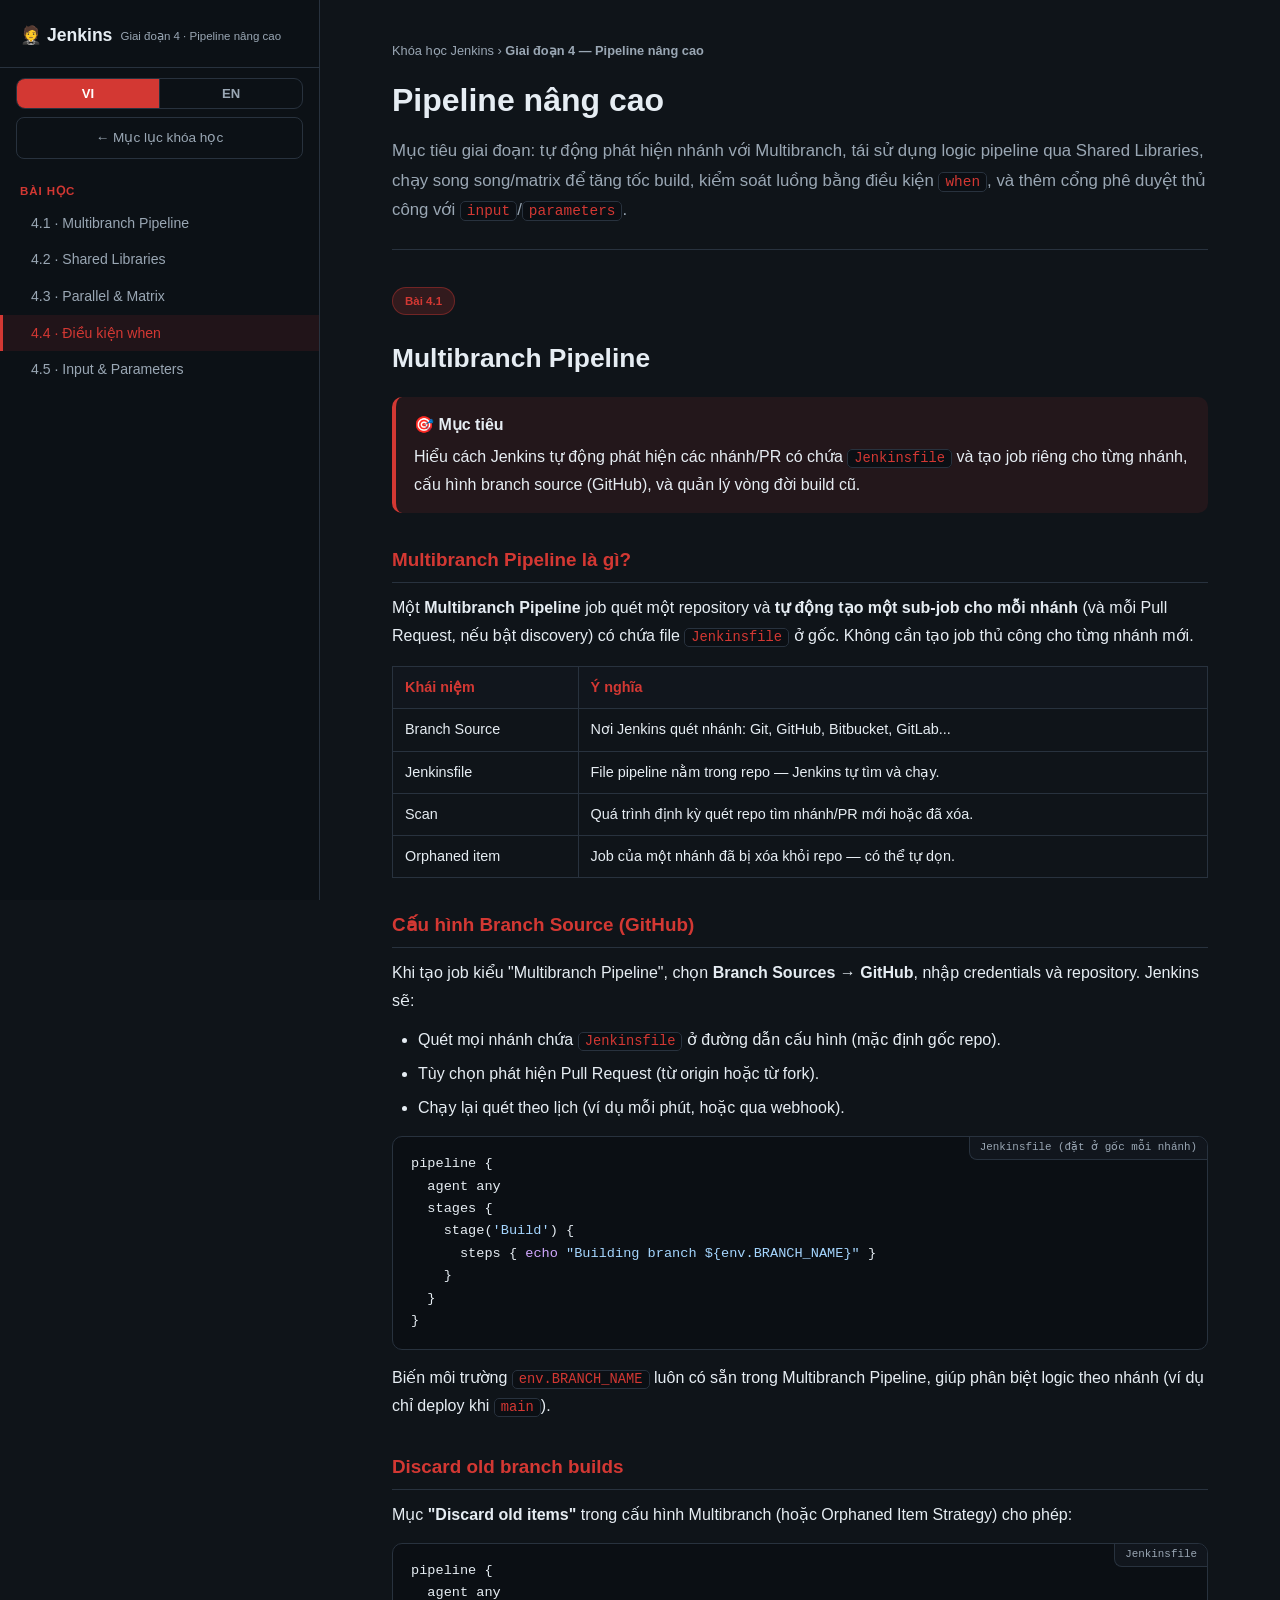
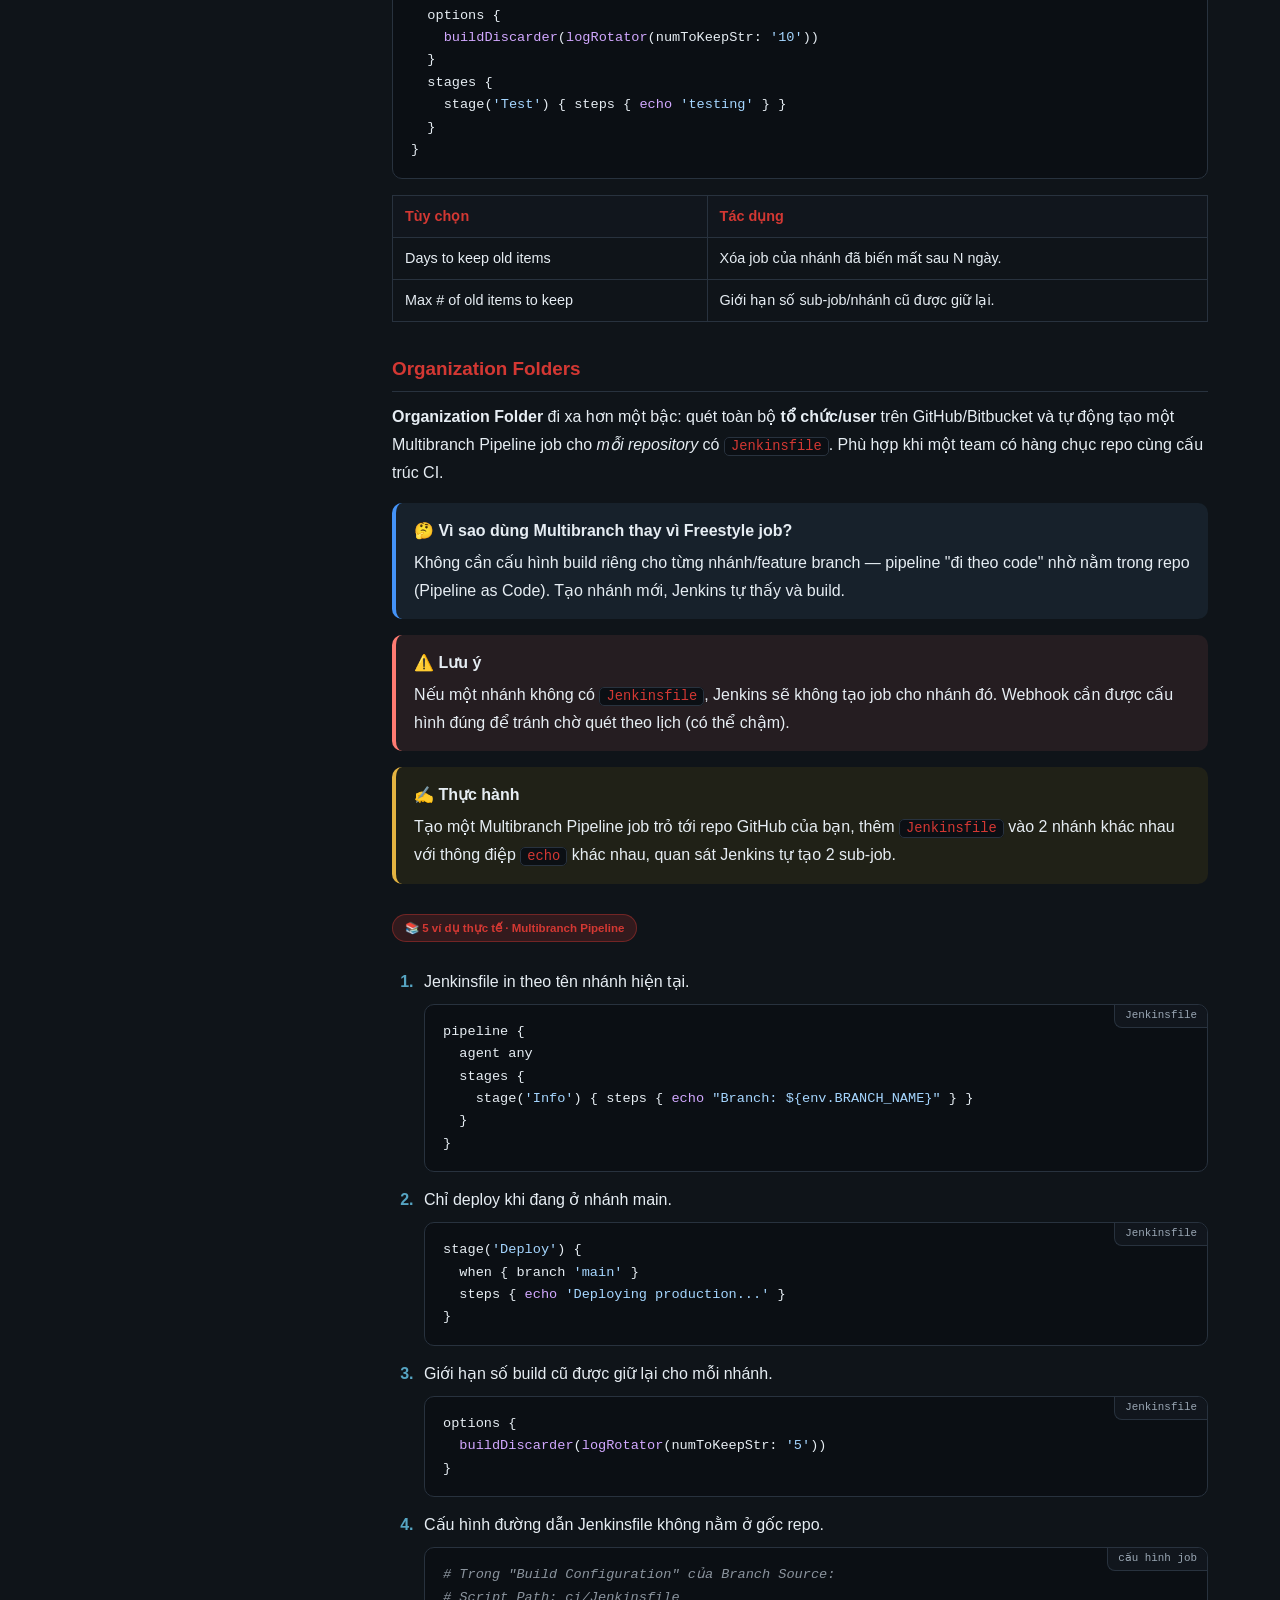
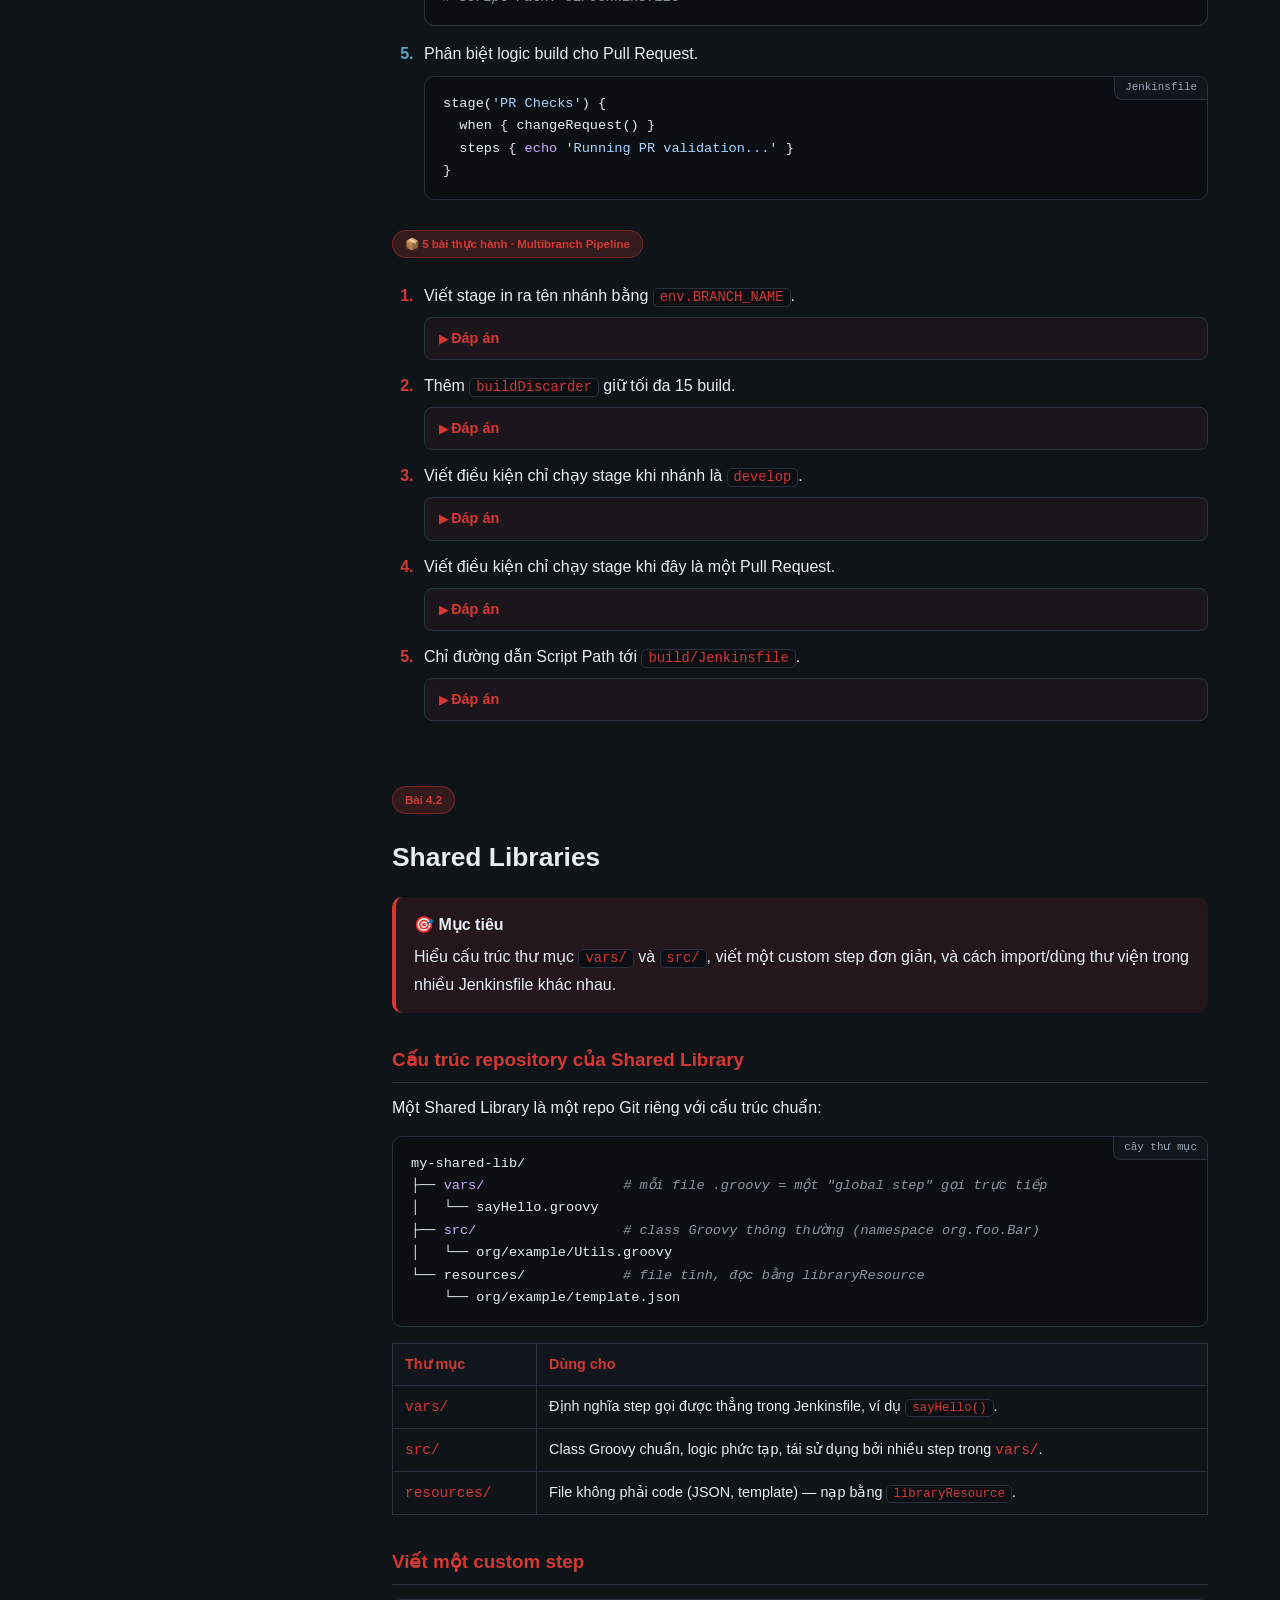
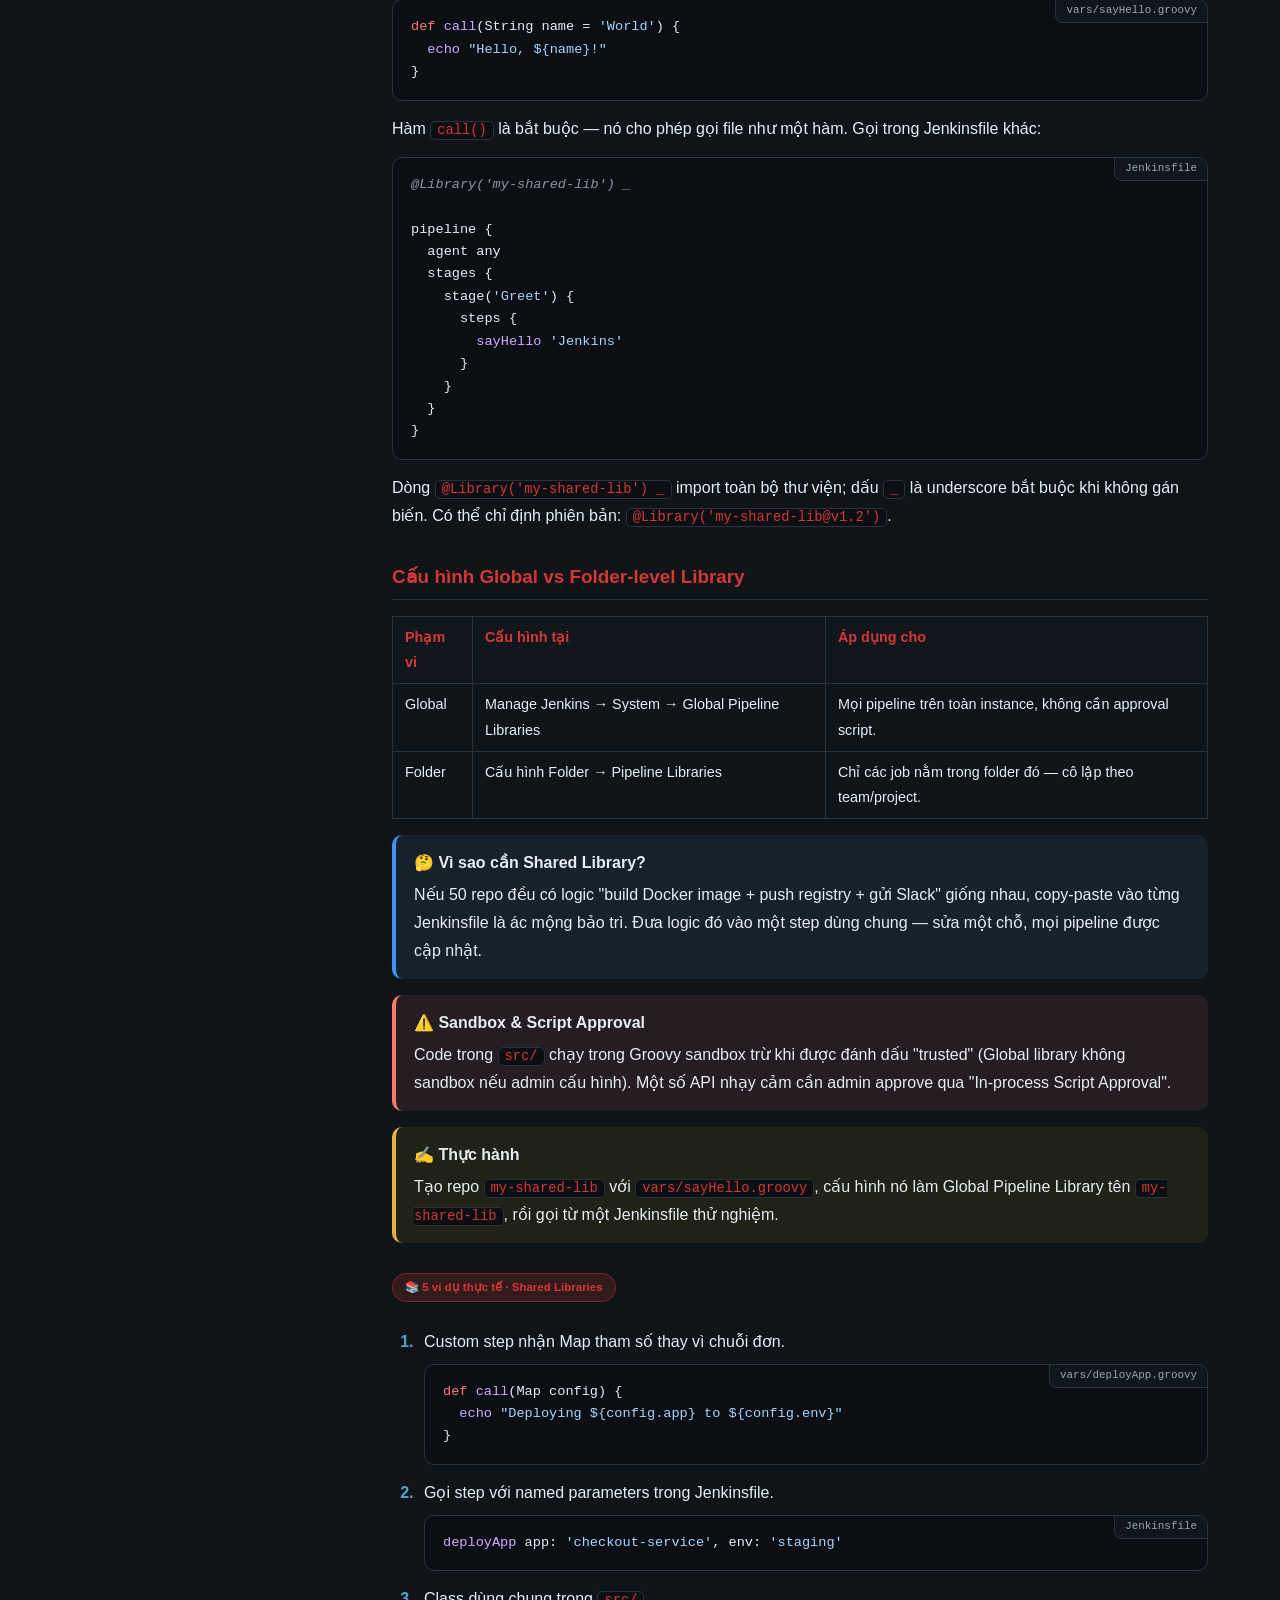
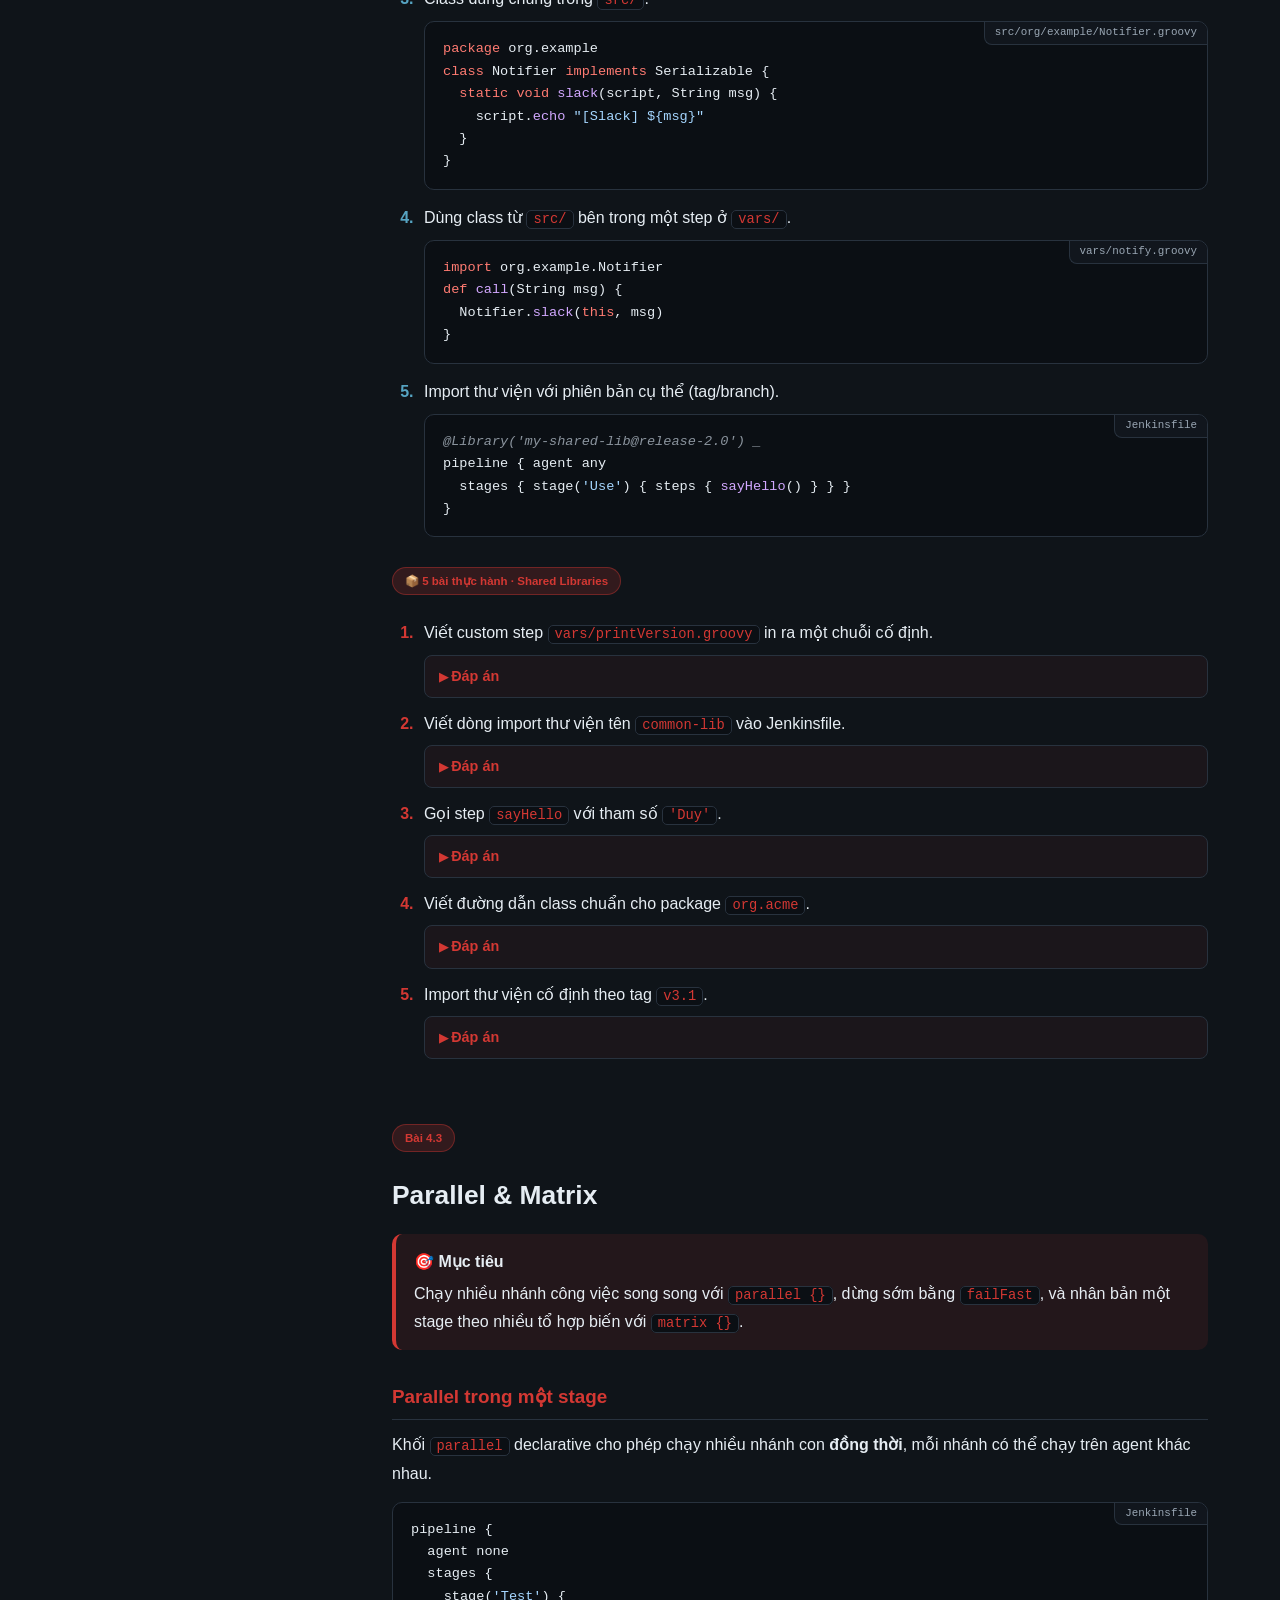
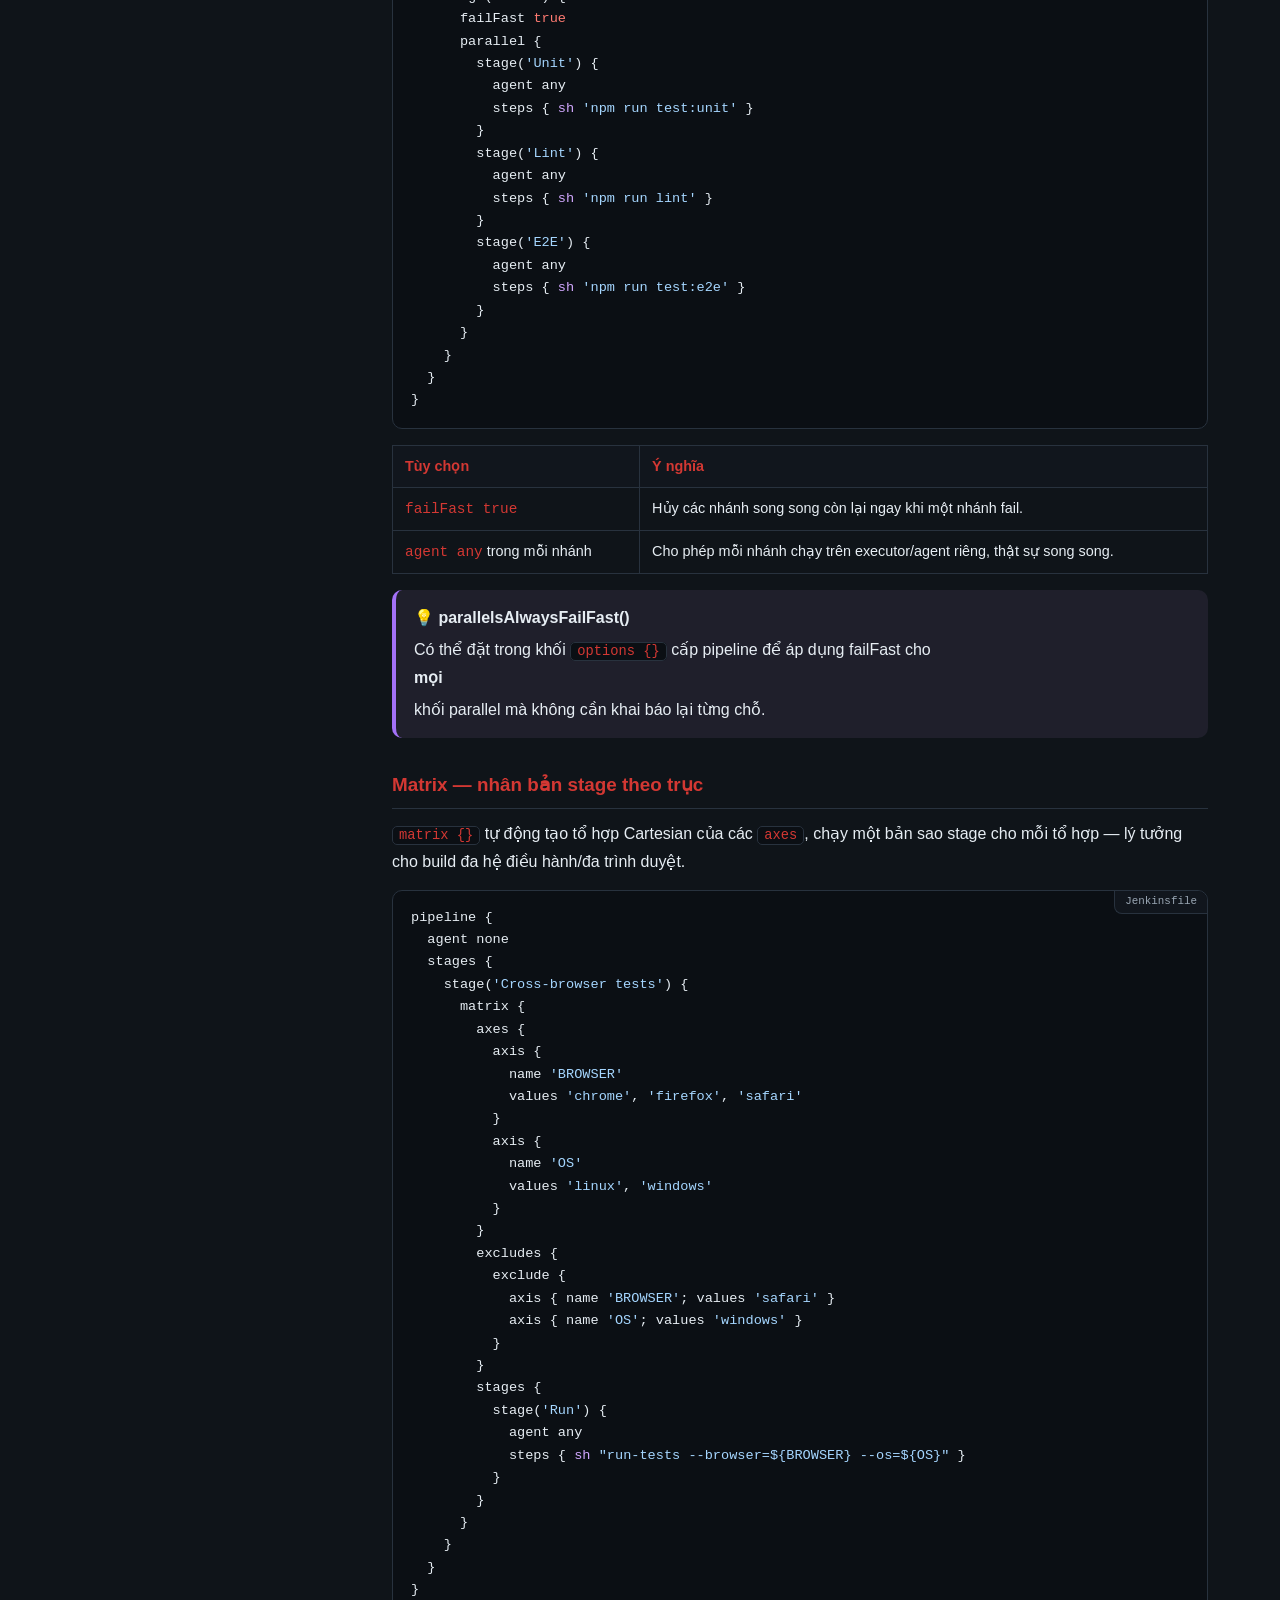
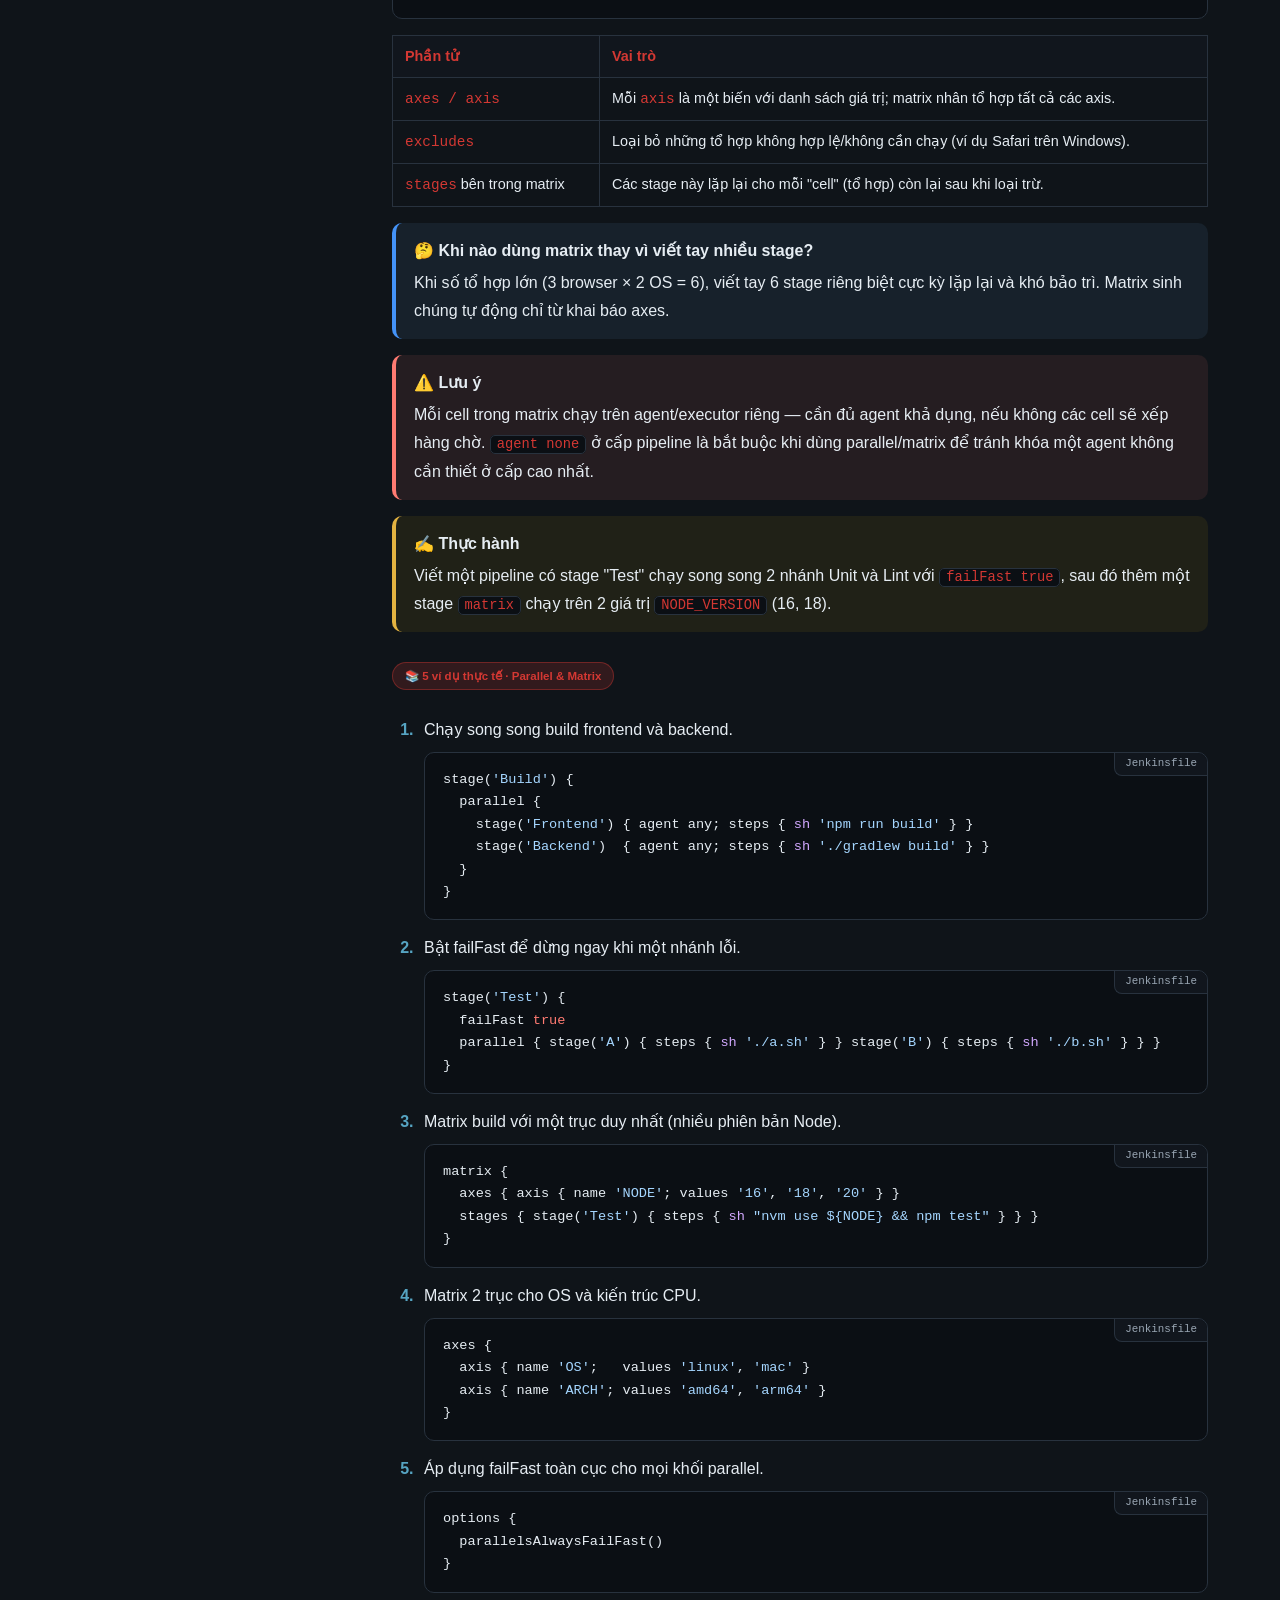
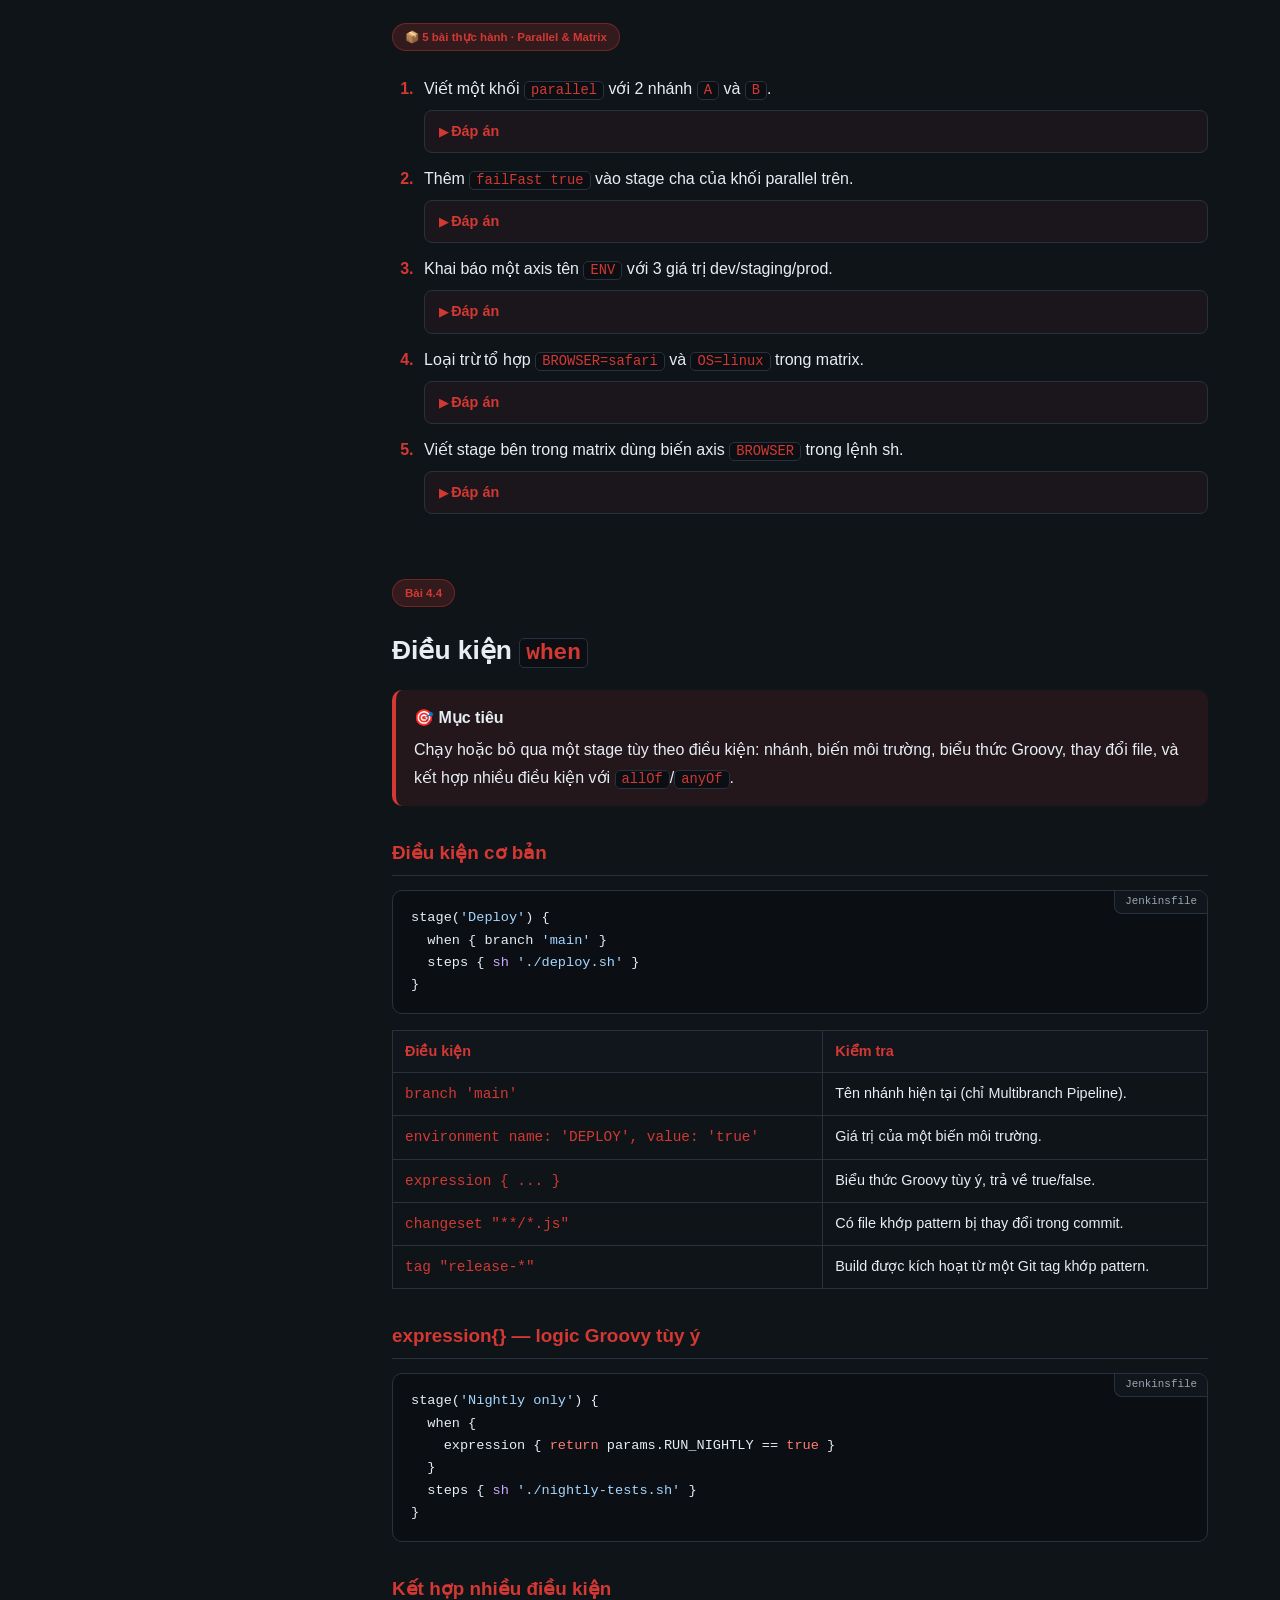
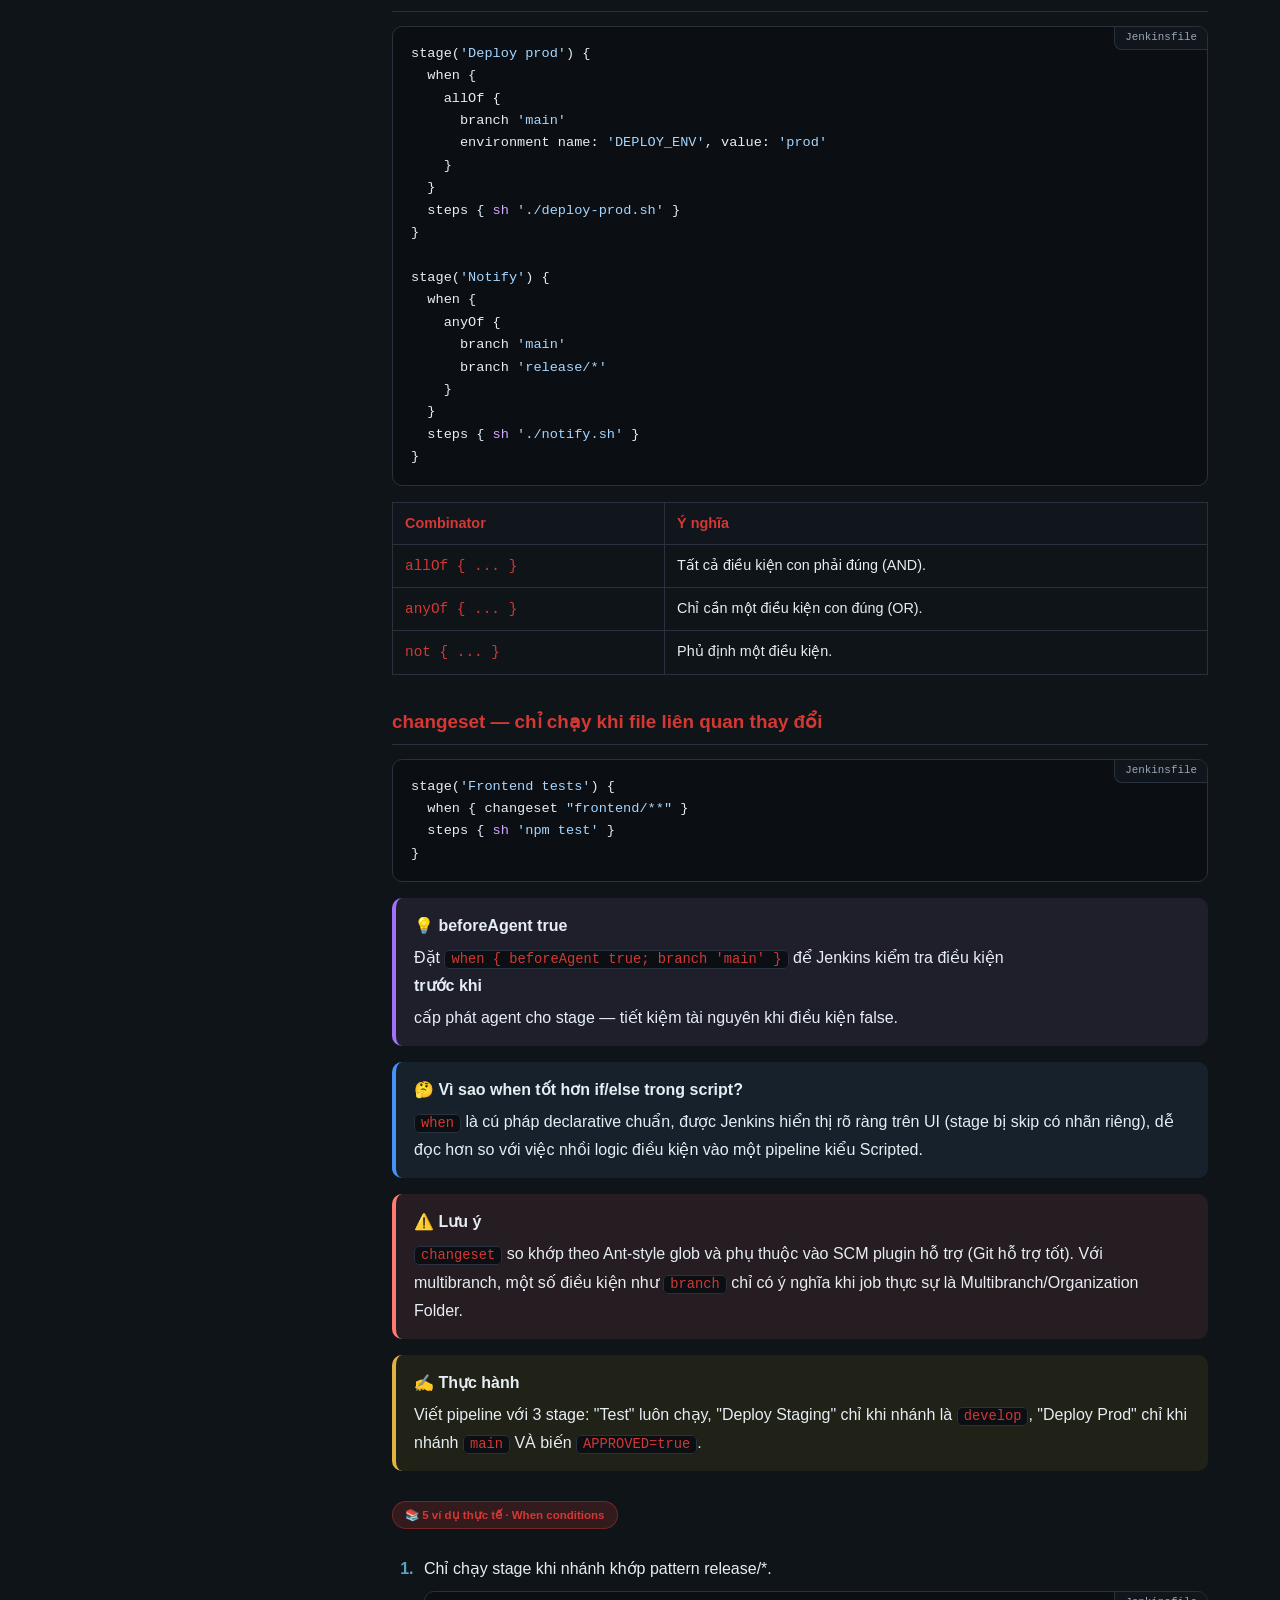
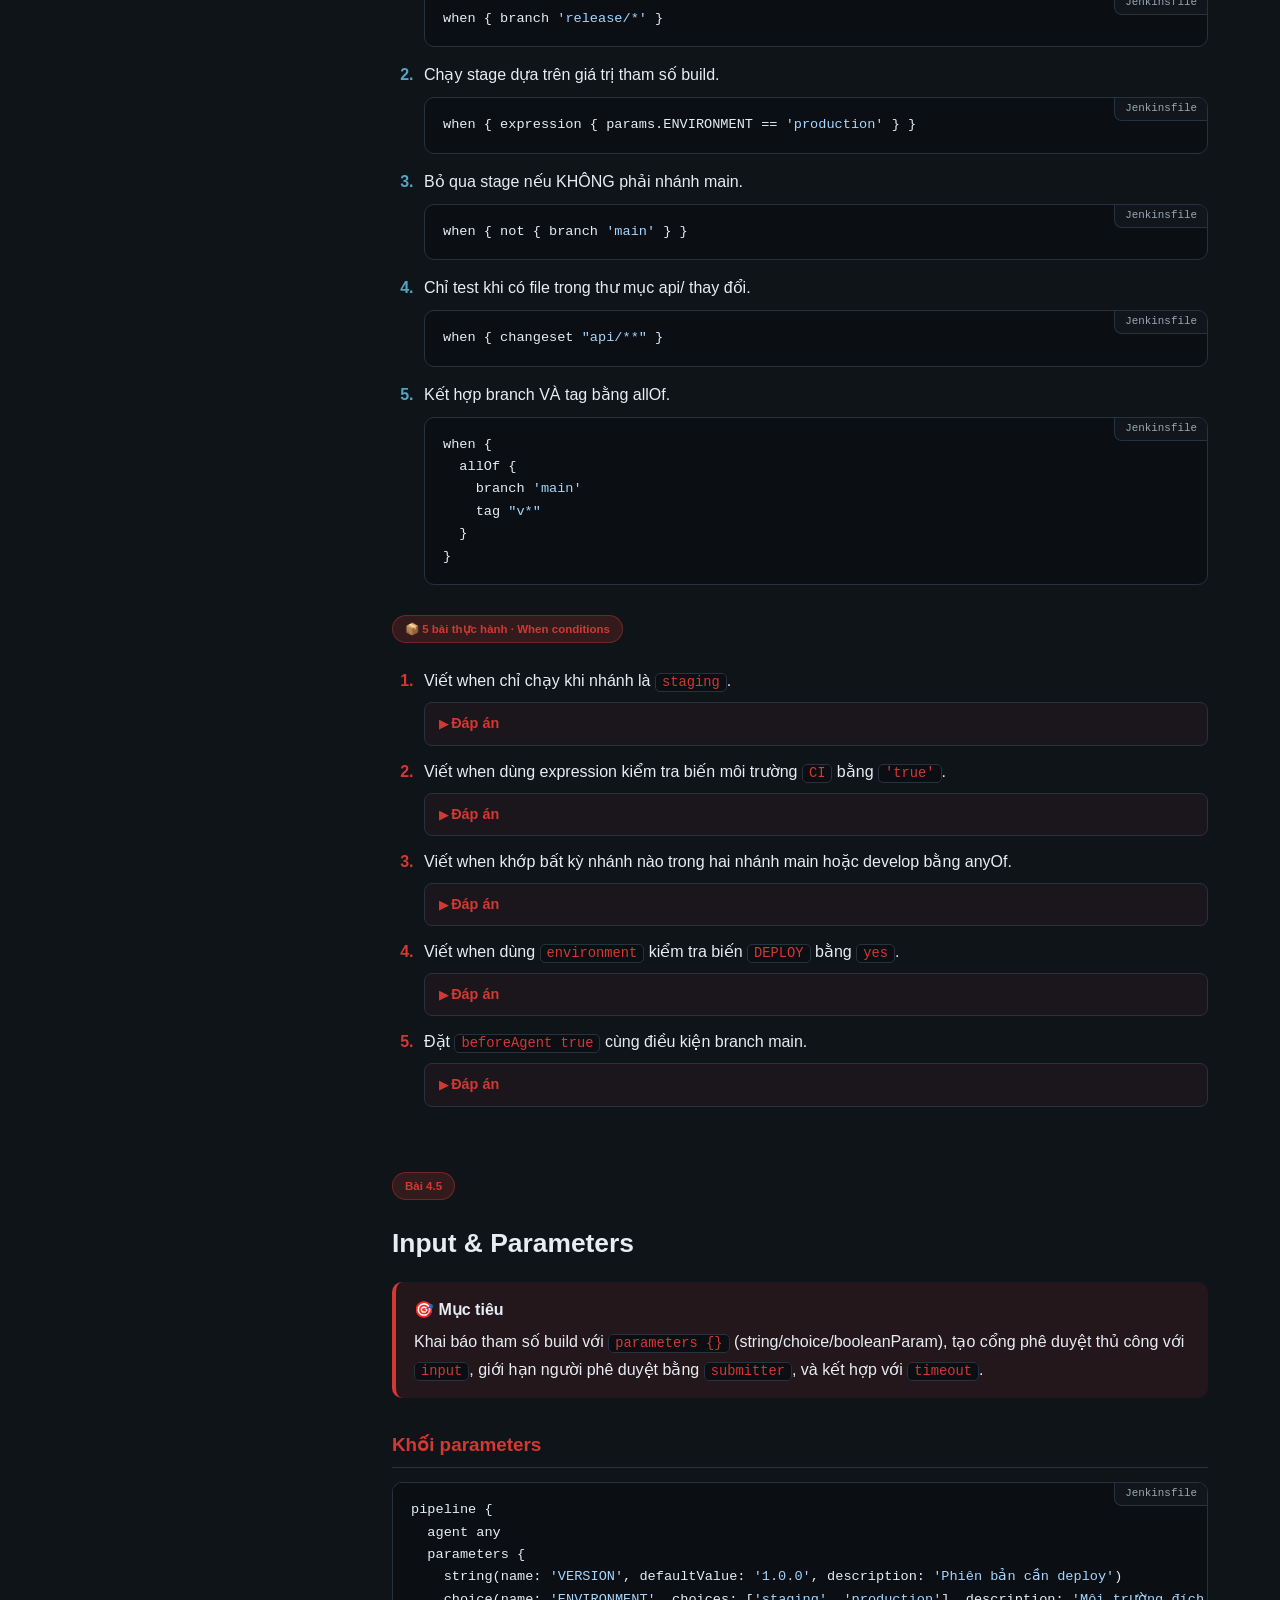
<file: phase4-pipeline-advanced.html>
<!DOCTYPE html>
<html lang="vi">
<head>
<meta charset="UTF-8">
<meta name="viewport" content="width=device-width, initial-scale=1.0">
<title>Giai đoạn 4 — Pipeline nâng cao | Khóa học Jenkins</title>
<link rel="stylesheet" href="assets/course.css">
</head>
<body class="lang-vi">
<div class="layout">
<nav class="side">
  <div class="brand">🤵 Jenkins<small><span class="vi">Giai đoạn 4 · Pipeline nâng cao</span><span class="en">Stage 4 · Advanced Pipeline</span></small></div>
  <div class="lang-toggle">
    <button data-lang="vi" class="on">VI</button>
    <button data-lang="en">EN</button>
  </div>
  <a class="nav-home" href="index.html"><span class="vi">← Mục lục khóa học</span><span class="en">← Course index</span></a>
  <div class="grp"><span class="vi">Bài học</span><span class="en">Lessons</span></div>
  <a class="lnk" href="#multibranch">4.1 · <span class="vi">Multibranch Pipeline</span><span class="en">Multibranch Pipeline</span></a>
  <a class="lnk" href="#shared-libraries">4.2 · <span class="vi">Shared Libraries</span><span class="en">Shared Libraries</span></a>
  <a class="lnk" href="#parallel-matrix">4.3 · <span class="vi">Parallel &amp; Matrix</span><span class="en">Parallel &amp; Matrix</span></a>
  <a class="lnk" href="#when-conditions">4.4 · <span class="vi">Điều kiện when</span><span class="en">When conditions</span></a>
  <a class="lnk" href="#input-parameters">4.5 · <span class="vi">Input &amp; Parameters</span><span class="en">Input &amp; Parameters</span></a>
</nav>

<main>
<header class="top">
  <div class="crumb"><span class="vi">Khóa học Jenkins › <b>Giai đoạn 4 — Pipeline nâng cao</b></span><span class="en">Jenkins Course › <b>Stage 4 — Advanced Pipeline</b></span></div>
  <h1><span class="vi">Pipeline nâng cao</span><span class="en">Advanced Pipeline</span></h1>
  <p class="lead"><span class="vi">Mục tiêu giai đoạn: tự động phát hiện nhánh với Multibranch, tái sử dụng logic pipeline qua Shared Libraries, chạy song song/matrix để tăng tốc build, kiểm soát luồng bằng điều kiện <code class="inline">when</code>, và thêm cổng phê duyệt thủ công với <code class="inline">input</code>/<code class="inline">parameters</code>.</span><span class="en">Stage goal: auto-discover branches with Multibranch, reuse pipeline logic across repos with Shared Libraries, speed up builds with parallel/matrix, control flow with <code class="inline">when</code> conditions, and add manual approval gates with <code class="inline">input</code>/<code class="inline">parameters</code>.</span></p>
</header>

<!-- ============ 4.1 ============ -->
<section class="lesson" id="multibranch">
<div class="lang vi">
  <span class="phase-tag">Bài 4.1</span>
  <h2>Multibranch Pipeline</h2>
  <div class="box goal"><b>🎯 Mục tiêu</b>Hiểu cách Jenkins tự động phát hiện các nhánh/PR có chứa <code class="inline">Jenkinsfile</code> và tạo job riêng cho từng nhánh, cấu hình branch source (GitHub), và quản lý vòng đời build cũ.</div>
  <h3>Multibranch Pipeline là gì?</h3>
  <p>Một <b>Multibranch Pipeline</b> job quét một repository và <b>tự động tạo một sub-job cho mỗi nhánh</b> (và mỗi Pull Request, nếu bật discovery) có chứa file <code class="inline">Jenkinsfile</code> ở gốc. Không cần tạo job thủ công cho từng nhánh mới.</p>
  <table>
    <tr><th>Khái niệm</th><th>Ý nghĩa</th></tr>
    <tr><td>Branch Source</td><td>Nơi Jenkins quét nhánh: Git, GitHub, Bitbucket, GitLab...</td></tr>
    <tr><td>Jenkinsfile</td><td>File pipeline nằm trong repo — Jenkins tự tìm và chạy.</td></tr>
    <tr><td>Scan</td><td>Quá trình định kỳ quét repo tìm nhánh/PR mới hoặc đã xóa.</td></tr>
    <tr><td>Orphaned item</td><td>Job của một nhánh đã bị xóa khỏi repo — có thể tự dọn.</td></tr>
  </table>
  <h3>Cấu hình Branch Source (GitHub)</h3>
  <p>Khi tạo job kiểu "Multibranch Pipeline", chọn <b>Branch Sources → GitHub</b>, nhập credentials và repository. Jenkins sẽ:</p>
  <ul>
    <li>Quét mọi nhánh chứa <code class="inline">Jenkinsfile</code> ở đường dẫn cấu hình (mặc định gốc repo).</li>
    <li>Tùy chọn phát hiện Pull Request (từ origin hoặc từ fork).</li>
    <li>Chạy lại quét theo lịch (ví dụ mỗi phút, hoặc qua webhook).</li>
  </ul>
<pre><span class="lbl">Jenkinsfile (đặt ở gốc mỗi nhánh)</span>pipeline {
  agent any
  stages {
    stage(<span class="str">'Build'</span>) {
      steps { <span class="fn">echo</span> <span class="str">"Building branch ${env.BRANCH_NAME}"</span> }
    }
  }
}</pre>
  <p>Biến môi trường <code class="inline">env.BRANCH_NAME</code> luôn có sẵn trong Multibranch Pipeline, giúp phân biệt logic theo nhánh (ví dụ chỉ deploy khi <code class="inline">main</code>).</p>
  <h3>Discard old branch builds</h3>
  <p>Mục <b>"Discard old items"</b> trong cấu hình Multibranch (hoặc Orphaned Item Strategy) cho phép:</p>
<pre><span class="lbl">Jenkinsfile</span>pipeline {
  agent any
  options {
    <span class="fn">buildDiscarder</span>(<span class="fn">logRotator</span>(numToKeepStr: <span class="str">'10'</span>))
  }
  stages {
    stage(<span class="str">'Test'</span>) { steps { <span class="fn">echo</span> <span class="str">'testing'</span> } }
  }
}</pre>
  <table>
    <tr><th>Tùy chọn</th><th>Tác dụng</th></tr>
    <tr><td>Days to keep old items</td><td>Xóa job của nhánh đã biến mất sau N ngày.</td></tr>
    <tr><td>Max # of old items to keep</td><td>Giới hạn số sub-job/nhánh cũ được giữ lại.</td></tr>
  </table>
  <h3>Organization Folders</h3>
  <p><b>Organization Folder</b> đi xa hơn một bậc: quét toàn bộ <b>tổ chức/user</b> trên GitHub/Bitbucket và tự động tạo một Multibranch Pipeline job cho <i>mỗi repository</i> có <code class="inline">Jenkinsfile</code>. Phù hợp khi một team có hàng chục repo cùng cấu trúc CI.</p>
  <div class="box why"><b>🤔 Vì sao dùng Multibranch thay vì Freestyle job?</b>Không cần cấu hình build riêng cho từng nhánh/feature branch — pipeline "đi theo code" nhờ nằm trong repo (Pipeline as Code). Tạo nhánh mới, Jenkins tự thấy và build.</div>
  <div class="box warn"><b>⚠️ Lưu ý</b>Nếu một nhánh không có <code class="inline">Jenkinsfile</code>, Jenkins sẽ không tạo job cho nhánh đó. Webhook cần được cấu hình đúng để tránh chờ quét theo lịch (có thể chậm).</div>
  <div class="box practice"><b>✍️ Thực hành</b>Tạo một Multibranch Pipeline job trỏ tới repo GitHub của bạn, thêm <code class="inline">Jenkinsfile</code> vào 2 nhánh khác nhau với thông điệp <code class="inline">echo</code> khác nhau, quan sát Jenkins tự tạo 2 sub-job.</div>
  <div class="drill-head"><span class="phase-tag">📚 5 ví dụ thực tế · Multibranch Pipeline</span></div>
  <ol class="examples">
    <li><span class="task">Jenkinsfile in theo tên nhánh hiện tại.</span>
<pre><span class="lbl">Jenkinsfile</span>pipeline {
  agent any
  stages {
    stage(<span class="str">'Info'</span>) { steps { <span class="fn">echo</span> <span class="str">"Branch: ${env.BRANCH_NAME}"</span> } }
  }
}</pre></li>
    <li><span class="task">Chỉ deploy khi đang ở nhánh main.</span>
<pre><span class="lbl">Jenkinsfile</span>stage(<span class="str">'Deploy'</span>) {
  when { branch <span class="str">'main'</span> }
  steps { <span class="fn">echo</span> <span class="str">'Deploying production...'</span> }
}</pre></li>
    <li><span class="task">Giới hạn số build cũ được giữ lại cho mỗi nhánh.</span>
<pre><span class="lbl">Jenkinsfile</span>options {
  <span class="fn">buildDiscarder</span>(<span class="fn">logRotator</span>(numToKeepStr: <span class="str">'5'</span>))
}</pre></li>
    <li><span class="task">Cấu hình đường dẫn Jenkinsfile không nằm ở gốc repo.</span>
<pre><span class="lbl">cấu hình job</span><span class="cmt"># Trong "Build Configuration" của Branch Source:</span>
<span class="cmt"># Script Path: ci/Jenkinsfile</span></pre></li>
    <li><span class="task">Phân biệt logic build cho Pull Request.</span>
<pre><span class="lbl">Jenkinsfile</span>stage(<span class="str">'PR Checks'</span>) {
  when { changeRequest() }
  steps { <span class="fn">echo</span> <span class="str">'Running PR validation...'</span> }
}</pre></li>
  </ol>
  <div class="drill-head"><span class="phase-tag">📦 5 bài thực hành · Multibranch Pipeline</span></div>
  <ol class="drills">
    <li><span class="task">Viết stage in ra tên nhánh bằng <code class="inline">env.BRANCH_NAME</code>.</span>
      <details class="ans"><summary>Đáp án</summary><div class="a-body"><pre>stage(<span class="str">'Show branch'</span>) { steps { <span class="fn">echo</span> <span class="str">"${env.BRANCH_NAME}"</span> } }</pre></div></details></li>
    <li><span class="task">Thêm <code class="inline">buildDiscarder</code> giữ tối đa 15 build.</span>
      <details class="ans"><summary>Đáp án</summary><div class="a-body"><pre>options { <span class="fn">buildDiscarder</span>(<span class="fn">logRotator</span>(numToKeepStr: <span class="str">'15'</span>)) }</pre></div></details></li>
    <li><span class="task">Viết điều kiện chỉ chạy stage khi nhánh là <code class="inline">develop</code>.</span>
      <details class="ans"><summary>Đáp án</summary><div class="a-body"><pre>when { branch <span class="str">'develop'</span> }</pre></div></details></li>
    <li><span class="task">Viết điều kiện chỉ chạy stage khi đây là một Pull Request.</span>
      <details class="ans"><summary>Đáp án</summary><div class="a-body"><pre>when { changeRequest() }</pre></div></details></li>
    <li><span class="task">Chỉ đường dẫn Script Path tới <code class="inline">build/Jenkinsfile</code>.</span>
      <details class="ans"><summary>Đáp án</summary><div class="a-body"><pre><span class="cmt"># Branch Source → Build Configuration → Script Path</span>
build/Jenkinsfile</pre></div></details></li>
  </ol>
</div>
<div class="lang en">
  <span class="phase-tag">Lesson 4.1</span>
  <h2>Multibranch Pipeline</h2>
  <div class="box goal"><b>🎯 Goal</b>Understand how Jenkins auto-discovers branches/PRs containing a <code class="inline">Jenkinsfile</code> and creates a job per branch, configure a branch source (GitHub), and manage the lifecycle of old builds.</div>
  <h3>What is a Multibranch Pipeline?</h3>
  <p>A <b>Multibranch Pipeline</b> job scans a repository and <b>automatically creates a sub-job for every branch</b> (and every Pull Request, if discovery is enabled) that contains a <code class="inline">Jenkinsfile</code> at its root. No need to manually create a job for each new branch.</p>
  <table>
    <tr><th>Concept</th><th>Meaning</th></tr>
    <tr><td>Branch Source</td><td>Where Jenkins scans branches from: Git, GitHub, Bitbucket, GitLab...</td></tr>
    <tr><td>Jenkinsfile</td><td>Pipeline file living in the repo — Jenkins finds and runs it.</td></tr>
    <tr><td>Scan</td><td>Periodic process that discovers new or deleted branches/PRs.</td></tr>
    <tr><td>Orphaned item</td><td>A branch's job whose branch was removed from the repo — can be auto-cleaned.</td></tr>
  </table>
  <h3>Configuring a Branch Source (GitHub)</h3>
  <p>When creating a "Multibranch Pipeline" job, choose <b>Branch Sources → GitHub</b>, enter credentials and the repository. Jenkins will:</p>
  <ul>
    <li>Scan every branch containing a <code class="inline">Jenkinsfile</code> at the configured path (repo root by default).</li>
    <li>Optionally discover Pull Requests (from origin or from forks).</li>
    <li>Re-scan on a schedule (e.g. every minute, or via webhook).</li>
  </ul>
<pre><span class="lbl">Jenkinsfile (at the root of each branch)</span>pipeline {
  agent any
  stages {
    stage(<span class="str">'Build'</span>) {
      steps { <span class="fn">echo</span> <span class="str">"Building branch ${env.BRANCH_NAME}"</span> }
    }
  }
}</pre>
  <p>The <code class="inline">env.BRANCH_NAME</code> variable is always available in a Multibranch Pipeline, letting you branch logic (e.g. only deploy on <code class="inline">main</code>).</p>
  <h3>Discarding old branch builds</h3>
  <p>The <b>"Discard old items"</b> setting (Orphaned Item Strategy) in the Multibranch config lets you:</p>
<pre><span class="lbl">Jenkinsfile</span>pipeline {
  agent any
  options {
    <span class="fn">buildDiscarder</span>(<span class="fn">logRotator</span>(numToKeepStr: <span class="str">'10'</span>))
  }
  stages {
    stage(<span class="str">'Test'</span>) { steps { <span class="fn">echo</span> <span class="str">'testing'</span> } }
  }
}</pre>
  <table>
    <tr><th>Option</th><th>Effect</th></tr>
    <tr><td>Days to keep old items</td><td>Delete a vanished branch's job after N days.</td></tr>
    <tr><td>Max # of old items to keep</td><td>Cap how many old branch sub-jobs are retained.</td></tr>
  </table>
  <h3>Organization Folders</h3>
  <p>An <b>Organization Folder</b> goes one level further: it scans an entire GitHub/Bitbucket <b>organization/user</b> and automatically creates a Multibranch Pipeline job for <i>every repository</i> that has a <code class="inline">Jenkinsfile</code>. Great when a team owns dozens of repos sharing the same CI structure.</p>
  <div class="box why"><b>🤔 Why Multibranch instead of a Freestyle job?</b>No need to configure a separate build per branch/feature branch — the pipeline "follows the code" because it lives in the repo (Pipeline as Code). Create a branch, Jenkins sees it and builds automatically.</div>
  <div class="box warn"><b>⚠️ Note</b>If a branch has no <code class="inline">Jenkinsfile</code>, Jenkins won't create a job for it. Webhooks must be configured correctly to avoid relying on the (potentially slow) scheduled scan.</div>
  <div class="box practice"><b>✍️ Exercise</b>Create a Multibranch Pipeline job pointing at your GitHub repo, add a <code class="inline">Jenkinsfile</code> to two different branches with different <code class="inline">echo</code> messages, and watch Jenkins auto-create two sub-jobs.</div>
  <div class="drill-head"><span class="phase-tag">📚 5 real-world examples · Multibranch Pipeline</span></div>
  <ol class="examples">
    <li><span class="task">Jenkinsfile printing the current branch name.</span>
<pre><span class="lbl">Jenkinsfile</span>pipeline {
  agent any
  stages {
    stage(<span class="str">'Info'</span>) { steps { <span class="fn">echo</span> <span class="str">"Branch: ${env.BRANCH_NAME}"</span> } }
  }
}</pre></li>
    <li><span class="task">Only deploy when on the main branch.</span>
<pre><span class="lbl">Jenkinsfile</span>stage(<span class="str">'Deploy'</span>) {
  when { branch <span class="str">'main'</span> }
  steps { <span class="fn">echo</span> <span class="str">'Deploying production...'</span> }
}</pre></li>
    <li><span class="task">Limit how many old builds are kept per branch.</span>
<pre><span class="lbl">Jenkinsfile</span>options {
  <span class="fn">buildDiscarder</span>(<span class="fn">logRotator</span>(numToKeepStr: <span class="str">'5'</span>))
}</pre></li>
    <li><span class="task">Configure a Jenkinsfile path not at the repo root.</span>
<pre><span class="lbl">job config</span><span class="cmt"># In the Branch Source's "Build Configuration":</span>
<span class="cmt"># Script Path: ci/Jenkinsfile</span></pre></li>
    <li><span class="task">Differentiate build logic for Pull Requests.</span>
<pre><span class="lbl">Jenkinsfile</span>stage(<span class="str">'PR Checks'</span>) {
  when { changeRequest() }
  steps { <span class="fn">echo</span> <span class="str">'Running PR validation...'</span> }
}</pre></li>
  </ol>
  <div class="drill-head"><span class="phase-tag">📦 5 drills · Multibranch Pipeline</span></div>
  <ol class="drills">
    <li><span class="task">Write a stage that prints the branch name via <code class="inline">env.BRANCH_NAME</code>.</span>
      <details class="ans"><summary>Answer</summary><div class="a-body"><pre>stage(<span class="str">'Show branch'</span>) { steps { <span class="fn">echo</span> <span class="str">"${env.BRANCH_NAME}"</span> } }</pre></div></details></li>
    <li><span class="task">Add <code class="inline">buildDiscarder</code> keeping at most 15 builds.</span>
      <details class="ans"><summary>Answer</summary><div class="a-body"><pre>options { <span class="fn">buildDiscarder</span>(<span class="fn">logRotator</span>(numToKeepStr: <span class="str">'15'</span>)) }</pre></div></details></li>
    <li><span class="task">Write a condition that only runs a stage on branch <code class="inline">develop</code>.</span>
      <details class="ans"><summary>Answer</summary><div class="a-body"><pre>when { branch <span class="str">'develop'</span> }</pre></div></details></li>
    <li><span class="task">Write a condition that only runs a stage for a Pull Request.</span>
      <details class="ans"><summary>Answer</summary><div class="a-body"><pre>when { changeRequest() }</pre></div></details></li>
    <li><span class="task">Point the Script Path at <code class="inline">build/Jenkinsfile</code>.</span>
      <details class="ans"><summary>Answer</summary><div class="a-body"><pre><span class="cmt"># Branch Source → Build Configuration → Script Path</span>
build/Jenkinsfile</pre></div></details></li>
  </ol>
</div>
</section>

<!-- ============ 4.2 ============ -->
<section class="lesson" id="shared-libraries">
<div class="lang vi">
  <span class="phase-tag">Bài 4.2</span>
  <h2>Shared Libraries</h2>
  <div class="box goal"><b>🎯 Mục tiêu</b>Hiểu cấu trúc thư mục <code class="inline">vars/</code> và <code class="inline">src/</code>, viết một custom step đơn giản, và cách import/dùng thư viện trong nhiều Jenkinsfile khác nhau.</div>
  <h3>Cấu trúc repository của Shared Library</h3>
  <p>Một Shared Library là một repo Git riêng với cấu trúc chuẩn:</p>
<pre><span class="lbl">cây thư mục</span>my-shared-lib/
├── <span class="fn">vars/</span>                 <span class="cmt"># mỗi file .groovy = một "global step" gọi trực tiếp</span>
│   └── sayHello.groovy
├── <span class="fn">src/</span>                  <span class="cmt"># class Groovy thông thường (namespace org.foo.Bar)</span>
│   └── org/example/Utils.groovy
└── resources/            <span class="cmt"># file tĩnh, đọc bằng libraryResource</span>
    └── org/example/template.json</pre>
  <table>
    <tr><th>Thư mục</th><th>Dùng cho</th></tr>
    <tr><td><code>vars/</code></td><td>Định nghĩa step gọi được thẳng trong Jenkinsfile, ví dụ <code class="inline">sayHello()</code>.</td></tr>
    <tr><td><code>src/</code></td><td>Class Groovy chuẩn, logic phức tạp, tái sử dụng bởi nhiều step trong <code>vars/</code>.</td></tr>
    <tr><td><code>resources/</code></td><td>File không phải code (JSON, template) — nạp bằng <code class="inline">libraryResource</code>.</td></tr>
  </table>
  <h3>Viết một custom step</h3>
<pre><span class="lbl">vars/sayHello.groovy</span><span class="kw">def</span> <span class="fn">call</span>(String name = <span class="str">'World'</span>) {
  <span class="fn">echo</span> <span class="str">"Hello, ${name}!"</span>
}</pre>
  <p>Hàm <code class="inline">call()</code> là bắt buộc — nó cho phép gọi file như một hàm. Gọi trong Jenkinsfile khác:</p>
<pre><span class="lbl">Jenkinsfile</span><span class="cmt">@Library('my-shared-lib') _</span>

pipeline {
  agent any
  stages {
    stage(<span class="str">'Greet'</span>) {
      steps {
        <span class="fn">sayHello</span> <span class="str">'Jenkins'</span>
      }
    }
  }
}</pre>
  <p>Dòng <code class="inline">@Library('my-shared-lib') _</code> import toàn bộ thư viện; dấu <code class="inline">_</code> là underscore bắt buộc khi không gán biến. Có thể chỉ định phiên bản: <code class="inline">@Library('my-shared-lib@v1.2')</code>.</p>
  <h3>Cấu hình Global vs Folder-level Library</h3>
  <table>
    <tr><th>Phạm vi</th><th>Cấu hình tại</th><th>Áp dụng cho</th></tr>
    <tr><td>Global</td><td>Manage Jenkins → System → Global Pipeline Libraries</td><td>Mọi pipeline trên toàn instance, không cần approval script.</td></tr>
    <tr><td>Folder</td><td>Cấu hình Folder → Pipeline Libraries</td><td>Chỉ các job nằm trong folder đó — cô lập theo team/project.</td></tr>
  </table>
  <div class="box why"><b>🤔 Vì sao cần Shared Library?</b>Nếu 50 repo đều có logic "build Docker image + push registry + gửi Slack" giống nhau, copy-paste vào từng Jenkinsfile là ác mộng bảo trì. Đưa logic đó vào một step dùng chung — sửa một chỗ, mọi pipeline được cập nhật.</div>
  <div class="box warn"><b>⚠️ Sandbox &amp; Script Approval</b>Code trong <code class="inline">src/</code> chạy trong Groovy sandbox trừ khi được đánh dấu "trusted" (Global library không sandbox nếu admin cấu hình). Một số API nhạy cảm cần admin approve qua "In-process Script Approval".</div>
  <div class="box practice"><b>✍️ Thực hành</b>Tạo repo <code class="inline">my-shared-lib</code> với <code class="inline">vars/sayHello.groovy</code>, cấu hình nó làm Global Pipeline Library tên <code class="inline">my-shared-lib</code>, rồi gọi từ một Jenkinsfile thử nghiệm.</div>
  <div class="drill-head"><span class="phase-tag">📚 5 ví dụ thực tế · Shared Libraries</span></div>
  <ol class="examples">
    <li><span class="task">Custom step nhận Map tham số thay vì chuỗi đơn.</span>
<pre><span class="lbl">vars/deployApp.groovy</span><span class="kw">def</span> <span class="fn">call</span>(Map config) {
  <span class="fn">echo</span> <span class="str">"Deploying ${config.app} to ${config.env}"</span>
}</pre></li>
    <li><span class="task">Gọi step với named parameters trong Jenkinsfile.</span>
<pre><span class="lbl">Jenkinsfile</span><span class="fn">deployApp</span> app: <span class="str">'checkout-service'</span>, env: <span class="str">'staging'</span></pre></li>
    <li><span class="task">Class dùng chung trong <code class="inline">src/</code>.</span>
<pre><span class="lbl">src/org/example/Notifier.groovy</span><span class="kw">package</span> org.example
<span class="kw">class</span> Notifier <span class="kw">implements</span> Serializable {
  <span class="kw">static</span> <span class="kw">void</span> <span class="fn">slack</span>(script, String msg) {
    script.<span class="fn">echo</span> <span class="str">"[Slack] ${msg}"</span>
  }
}</pre></li>
    <li><span class="task">Dùng class từ <code class="inline">src/</code> bên trong một step ở <code class="inline">vars/</code>.</span>
<pre><span class="lbl">vars/notify.groovy</span><span class="kw">import</span> org.example.Notifier
<span class="kw">def</span> <span class="fn">call</span>(String msg) {
  Notifier.<span class="fn">slack</span>(<span class="kw">this</span>, msg)
}</pre></li>
    <li><span class="task">Import thư viện với phiên bản cụ thể (tag/branch).</span>
<pre><span class="lbl">Jenkinsfile</span><span class="cmt">@Library('my-shared-lib@release-2.0') _</span>
pipeline { agent any
  stages { stage(<span class="str">'Use'</span>) { steps { <span class="fn">sayHello</span>() } } }
}</pre></li>
  </ol>
  <div class="drill-head"><span class="phase-tag">📦 5 bài thực hành · Shared Libraries</span></div>
  <ol class="drills">
    <li><span class="task">Viết custom step <code class="inline">vars/printVersion.groovy</code> in ra một chuỗi cố định.</span>
      <details class="ans"><summary>Đáp án</summary><div class="a-body"><pre><span class="kw">def</span> <span class="fn">call</span>() {
  <span class="fn">echo</span> <span class="str">'Version 1.0.0'</span>
}</pre></div></details></li>
    <li><span class="task">Viết dòng import thư viện tên <code class="inline">common-lib</code> vào Jenkinsfile.</span>
      <details class="ans"><summary>Đáp án</summary><div class="a-body"><pre><span class="cmt">@Library('common-lib') _</span></pre></div></details></li>
    <li><span class="task">Gọi step <code class="inline">sayHello</code> với tham số <code class="inline">'Duy'</code>.</span>
      <details class="ans"><summary>Đáp án</summary><div class="a-body"><pre><span class="fn">sayHello</span> <span class="str">'Duy'</span></pre></div></details></li>
    <li><span class="task">Viết đường dẫn class chuẩn cho package <code class="inline">org.acme</code>.</span>
      <details class="ans"><summary>Đáp án</summary><div class="a-body"><pre>src/org/acme/MyClass.groovy</pre></div></details></li>
    <li><span class="task">Import thư viện cố định theo tag <code class="inline">v3.1</code>.</span>
      <details class="ans"><summary>Đáp án</summary><div class="a-body"><pre><span class="cmt">@Library('my-shared-lib@v3.1') _</span></pre></div></details></li>
  </ol>
</div>
<div class="lang en">
  <span class="phase-tag">Lesson 4.2</span>
  <h2>Shared Libraries</h2>
  <div class="box goal"><b>🎯 Goal</b>Understand the <code class="inline">vars/</code> and <code class="inline">src/</code> folder layout, write a simple custom step, and how to import/use a library across multiple Jenkinsfiles.</div>
  <h3>Shared Library repository layout</h3>
  <p>A Shared Library is a dedicated Git repo with a standard structure:</p>
<pre><span class="lbl">tree</span>my-shared-lib/
├── <span class="fn">vars/</span>                 <span class="cmt"># each .groovy file = a "global step" callable directly</span>
│   └── sayHello.groovy
├── <span class="fn">src/</span>                  <span class="cmt"># regular Groovy classes (namespace org.foo.Bar)</span>
│   └── org/example/Utils.groovy
└── resources/            <span class="cmt"># static files, read via libraryResource</span>
    └── org/example/template.json</pre>
  <table>
    <tr><th>Folder</th><th>Used for</th></tr>
    <tr><td><code>vars/</code></td><td>Defines steps callable directly in a Jenkinsfile, e.g. <code class="inline">sayHello()</code>.</td></tr>
    <tr><td><code>src/</code></td><td>Standard Groovy classes, complex logic, reused by multiple <code>vars/</code> steps.</td></tr>
    <tr><td><code>resources/</code></td><td>Non-code files (JSON, templates) — loaded via <code class="inline">libraryResource</code>.</td></tr>
  </table>
  <h3>Writing a custom step</h3>
<pre><span class="lbl">vars/sayHello.groovy</span><span class="kw">def</span> <span class="fn">call</span>(String name = <span class="str">'World'</span>) {
  <span class="fn">echo</span> <span class="str">"Hello, ${name}!"</span>
}</pre>
  <p>The <code class="inline">call()</code> method is required — it lets the file be invoked like a function. Calling it from another Jenkinsfile:</p>
<pre><span class="lbl">Jenkinsfile</span><span class="cmt">@Library('my-shared-lib') _</span>

pipeline {
  agent any
  stages {
    stage(<span class="str">'Greet'</span>) {
      steps {
        <span class="fn">sayHello</span> <span class="str">'Jenkins'</span>
      }
    }
  }
}</pre>
  <p>The <code class="inline">@Library('my-shared-lib') _</code> line imports the whole library; the trailing <code class="inline">_</code> underscore is required when not assigning to a variable. A version can be pinned: <code class="inline">@Library('my-shared-lib@v1.2')</code>.</p>
  <h3>Global vs folder-level library configuration</h3>
  <table>
    <tr><th>Scope</th><th>Configured at</th><th>Applies to</th></tr>
    <tr><td>Global</td><td>Manage Jenkins → System → Global Pipeline Libraries</td><td>Every pipeline on the whole instance, no need for script approval.</td></tr>
    <tr><td>Folder</td><td>Folder configuration → Pipeline Libraries</td><td>Only jobs inside that folder — isolated per team/project.</td></tr>
  </table>
  <div class="box why"><b>🤔 Why use a Shared Library?</b>If 50 repos all share the same "build Docker image + push registry + notify Slack" logic, copy-pasting it into every Jenkinsfile is a maintenance nightmare. Move that logic into a shared step — fix it once, every pipeline gets the update.</div>
  <div class="box warn"><b>⚠️ Sandbox &amp; Script Approval</b>Code in <code class="inline">src/</code> runs inside the Groovy sandbox unless marked "trusted" (a Global library can be unsandboxed if the admin configures it). Some sensitive APIs require an admin to approve via "In-process Script Approval".</div>
  <div class="box practice"><b>✍️ Exercise</b>Create a <code class="inline">my-shared-lib</code> repo with <code class="inline">vars/sayHello.groovy</code>, configure it as a Global Pipeline Library named <code class="inline">my-shared-lib</code>, then call it from a test Jenkinsfile.</div>
  <div class="drill-head"><span class="phase-tag">📚 5 real-world examples · Shared Libraries</span></div>
  <ol class="examples">
    <li><span class="task">Custom step taking a Map of parameters instead of a single string.</span>
<pre><span class="lbl">vars/deployApp.groovy</span><span class="kw">def</span> <span class="fn">call</span>(Map config) {
  <span class="fn">echo</span> <span class="str">"Deploying ${config.app} to ${config.env}"</span>
}</pre></li>
    <li><span class="task">Call the step with named parameters in a Jenkinsfile.</span>
<pre><span class="lbl">Jenkinsfile</span><span class="fn">deployApp</span> app: <span class="str">'checkout-service'</span>, env: <span class="str">'staging'</span></pre></li>
    <li><span class="task">A shared class inside <code class="inline">src/</code>.</span>
<pre><span class="lbl">src/org/example/Notifier.groovy</span><span class="kw">package</span> org.example
<span class="kw">class</span> Notifier <span class="kw">implements</span> Serializable {
  <span class="kw">static</span> <span class="kw">void</span> <span class="fn">slack</span>(script, String msg) {
    script.<span class="fn">echo</span> <span class="str">"[Slack] ${msg}"</span>
  }
}</pre></li>
    <li><span class="task">Using the <code class="inline">src/</code> class from a step in <code class="inline">vars/</code>.</span>
<pre><span class="lbl">vars/notify.groovy</span><span class="kw">import</span> org.example.Notifier
<span class="kw">def</span> <span class="fn">call</span>(String msg) {
  Notifier.<span class="fn">slack</span>(<span class="kw">this</span>, msg)
}</pre></li>
    <li><span class="task">Import the library pinned to a specific version (tag/branch).</span>
<pre><span class="lbl">Jenkinsfile</span><span class="cmt">@Library('my-shared-lib@release-2.0') _</span>
pipeline { agent any
  stages { stage(<span class="str">'Use'</span>) { steps { <span class="fn">sayHello</span>() } } }
}</pre></li>
  </ol>
  <div class="drill-head"><span class="phase-tag">📦 5 drills · Shared Libraries</span></div>
  <ol class="drills">
    <li><span class="task">Write a custom step <code class="inline">vars/printVersion.groovy</code> that prints a fixed string.</span>
      <details class="ans"><summary>Answer</summary><div class="a-body"><pre><span class="kw">def</span> <span class="fn">call</span>() {
  <span class="fn">echo</span> <span class="str">'Version 1.0.0'</span>
}</pre></div></details></li>
    <li><span class="task">Write the line that imports a library named <code class="inline">common-lib</code> into a Jenkinsfile.</span>
      <details class="ans"><summary>Answer</summary><div class="a-body"><pre><span class="cmt">@Library('common-lib') _</span></pre></div></details></li>
    <li><span class="task">Call the <code class="inline">sayHello</code> step with the argument <code class="inline">'Duy'</code>.</span>
      <details class="ans"><summary>Answer</summary><div class="a-body"><pre><span class="fn">sayHello</span> <span class="str">'Duy'</span></pre></div></details></li>
    <li><span class="task">Write the standard class path for package <code class="inline">org.acme</code>.</span>
      <details class="ans"><summary>Answer</summary><div class="a-body"><pre>src/org/acme/MyClass.groovy</pre></div></details></li>
    <li><span class="task">Import the library pinned to tag <code class="inline">v3.1</code>.</span>
      <details class="ans"><summary>Answer</summary><div class="a-body"><pre><span class="cmt">@Library('my-shared-lib@v3.1') _</span></pre></div></details></li>
  </ol>
</div>
</section>

<!-- ============ 4.3 ============ -->
<section class="lesson" id="parallel-matrix">
<div class="lang vi">
  <span class="phase-tag">Bài 4.3</span>
  <h2>Parallel &amp; Matrix</h2>
  <div class="box goal"><b>🎯 Mục tiêu</b>Chạy nhiều nhánh công việc song song với <code class="inline">parallel {}</code>, dừng sớm bằng <code class="inline">failFast</code>, và nhân bản một stage theo nhiều tổ hợp biến với <code class="inline">matrix {}</code>.</div>
  <h3>Parallel trong một stage</h3>
  <p>Khối <code class="inline">parallel</code> declarative cho phép chạy nhiều nhánh con <b>đồng thời</b>, mỗi nhánh có thể chạy trên agent khác nhau.</p>
<pre><span class="lbl">Jenkinsfile</span>pipeline {
  agent none
  stages {
    stage(<span class="str">'Test'</span>) {
      failFast <span class="kw">true</span>
      parallel {
        stage(<span class="str">'Unit'</span>) {
          agent any
          steps { <span class="fn">sh</span> <span class="str">'npm run test:unit'</span> }
        }
        stage(<span class="str">'Lint'</span>) {
          agent any
          steps { <span class="fn">sh</span> <span class="str">'npm run lint'</span> }
        }
        stage(<span class="str">'E2E'</span>) {
          agent any
          steps { <span class="fn">sh</span> <span class="str">'npm run test:e2e'</span> }
        }
      }
    }
  }
}</pre>
  <table>
    <tr><th>Tùy chọn</th><th>Ý nghĩa</th></tr>
    <tr><td><code>failFast true</code></td><td>Hủy các nhánh song song còn lại ngay khi một nhánh fail.</td></tr>
    <tr><td><code>agent any</code> trong mỗi nhánh</td><td>Cho phép mỗi nhánh chạy trên executor/agent riêng, thật sự song song.</td></tr>
  </table>
  <div class="box tip"><b>💡 parallelsAlwaysFailFast()</b>Có thể đặt trong khối <code class="inline">options {}</code> cấp pipeline để áp dụng failFast cho <b>mọi</b> khối parallel mà không cần khai báo lại từng chỗ.</div>
  <h3>Matrix — nhân bản stage theo trục</h3>
  <p><code class="inline">matrix {}</code> tự động tạo tổ hợp Cartesian của các <code class="inline">axes</code>, chạy một bản sao stage cho mỗi tổ hợp — lý tưởng cho build đa hệ điều hành/đa trình duyệt.</p>
<pre><span class="lbl">Jenkinsfile</span>pipeline {
  agent none
  stages {
    stage(<span class="str">'Cross-browser tests'</span>) {
      matrix {
        axes {
          axis {
            name <span class="str">'BROWSER'</span>
            values <span class="str">'chrome'</span>, <span class="str">'firefox'</span>, <span class="str">'safari'</span>
          }
          axis {
            name <span class="str">'OS'</span>
            values <span class="str">'linux'</span>, <span class="str">'windows'</span>
          }
        }
        excludes {
          exclude {
            axis { name <span class="str">'BROWSER'</span>; values <span class="str">'safari'</span> }
            axis { name <span class="str">'OS'</span>; values <span class="str">'windows'</span> }
          }
        }
        stages {
          stage(<span class="str">'Run'</span>) {
            agent any
            steps { <span class="fn">sh</span> <span class="str">"run-tests --browser=${BROWSER} --os=${OS}"</span> }
          }
        }
      }
    }
  }
}</pre>
  <table>
    <tr><th>Phần tử</th><th>Vai trò</th></tr>
    <tr><td><code>axes / axis</code></td><td>Mỗi <code>axis</code> là một biến với danh sách giá trị; matrix nhân tổ hợp tất cả các axis.</td></tr>
    <tr><td><code>excludes</code></td><td>Loại bỏ những tổ hợp không hợp lệ/không cần chạy (ví dụ Safari trên Windows).</td></tr>
    <tr><td><code>stages</code> bên trong matrix</td><td>Các stage này lặp lại cho mỗi "cell" (tổ hợp) còn lại sau khi loại trừ.</td></tr>
  </table>
  <div class="box why"><b>🤔 Khi nào dùng matrix thay vì viết tay nhiều stage?</b>Khi số tổ hợp lớn (3 browser × 2 OS = 6), viết tay 6 stage riêng biệt cực kỳ lặp lại và khó bảo trì. Matrix sinh chúng tự động chỉ từ khai báo axes.</div>
  <div class="box warn"><b>⚠️ Lưu ý</b>Mỗi cell trong matrix chạy trên agent/executor riêng — cần đủ agent khả dụng, nếu không các cell sẽ xếp hàng chờ. <code class="inline">agent none</code> ở cấp pipeline là bắt buộc khi dùng parallel/matrix để tránh khóa một agent không cần thiết ở cấp cao nhất.</div>
  <div class="box practice"><b>✍️ Thực hành</b>Viết một pipeline có stage "Test" chạy song song 2 nhánh Unit và Lint với <code class="inline">failFast true</code>, sau đó thêm một stage <code class="inline">matrix</code> chạy trên 2 giá trị <code class="inline">NODE_VERSION</code> (16, 18).</div>
  <div class="drill-head"><span class="phase-tag">📚 5 ví dụ thực tế · Parallel &amp; Matrix</span></div>
  <ol class="examples">
    <li><span class="task">Chạy song song build frontend và backend.</span>
<pre><span class="lbl">Jenkinsfile</span>stage(<span class="str">'Build'</span>) {
  parallel {
    stage(<span class="str">'Frontend'</span>) { agent any; steps { <span class="fn">sh</span> <span class="str">'npm run build'</span> } }
    stage(<span class="str">'Backend'</span>)  { agent any; steps { <span class="fn">sh</span> <span class="str">'./gradlew build'</span> } }
  }
}</pre></li>
    <li><span class="task">Bật failFast để dừng ngay khi một nhánh lỗi.</span>
<pre><span class="lbl">Jenkinsfile</span>stage(<span class="str">'Test'</span>) {
  failFast <span class="kw">true</span>
  parallel { stage(<span class="str">'A'</span>) { steps { <span class="fn">sh</span> <span class="str">'./a.sh'</span> } } stage(<span class="str">'B'</span>) { steps { <span class="fn">sh</span> <span class="str">'./b.sh'</span> } } }
}</pre></li>
    <li><span class="task">Matrix build với một trục duy nhất (nhiều phiên bản Node).</span>
<pre><span class="lbl">Jenkinsfile</span>matrix {
  axes { axis { name <span class="str">'NODE'</span>; values <span class="str">'16'</span>, <span class="str">'18'</span>, <span class="str">'20'</span> } }
  stages { stage(<span class="str">'Test'</span>) { steps { <span class="fn">sh</span> <span class="str">"nvm use ${NODE} && npm test"</span> } } }
}</pre></li>
    <li><span class="task">Matrix 2 trục cho OS và kiến trúc CPU.</span>
<pre><span class="lbl">Jenkinsfile</span>axes {
  axis { name <span class="str">'OS'</span>;   values <span class="str">'linux'</span>, <span class="str">'mac'</span> }
  axis { name <span class="str">'ARCH'</span>; values <span class="str">'amd64'</span>, <span class="str">'arm64'</span> }
}</pre></li>
    <li><span class="task">Áp dụng failFast toàn cục cho mọi khối parallel.</span>
<pre><span class="lbl">Jenkinsfile</span>options {
  parallelsAlwaysFailFast()
}</pre></li>
  </ol>
  <div class="drill-head"><span class="phase-tag">📦 5 bài thực hành · Parallel &amp; Matrix</span></div>
  <ol class="drills">
    <li><span class="task">Viết một khối <code class="inline">parallel</code> với 2 nhánh <code class="inline">A</code> và <code class="inline">B</code>.</span>
      <details class="ans"><summary>Đáp án</summary><div class="a-body"><pre>parallel {
  stage(<span class="str">'A'</span>) { steps { <span class="fn">echo</span> <span class="str">'A'</span> } }
  stage(<span class="str">'B'</span>) { steps { <span class="fn">echo</span> <span class="str">'B'</span> } }
}</pre></div></details></li>
    <li><span class="task">Thêm <code class="inline">failFast true</code> vào stage cha của khối parallel trên.</span>
      <details class="ans"><summary>Đáp án</summary><div class="a-body"><pre>stage(<span class="str">'Test'</span>) {
  failFast <span class="kw">true</span>
  parallel { <span class="cmt">/* ... */</span> }
}</pre></div></details></li>
    <li><span class="task">Khai báo một axis tên <code class="inline">ENV</code> với 3 giá trị dev/staging/prod.</span>
      <details class="ans"><summary>Đáp án</summary><div class="a-body"><pre>axis { name <span class="str">'ENV'</span>; values <span class="str">'dev'</span>, <span class="str">'staging'</span>, <span class="str">'prod'</span> }</pre></div></details></li>
    <li><span class="task">Loại trừ tổ hợp <code class="inline">BROWSER=safari</code> và <code class="inline">OS=linux</code> trong matrix.</span>
      <details class="ans"><summary>Đáp án</summary><div class="a-body"><pre>excludes {
  exclude {
    axis { name <span class="str">'BROWSER'</span>; values <span class="str">'safari'</span> }
    axis { name <span class="str">'OS'</span>; values <span class="str">'linux'</span> }
  }
}</pre></div></details></li>
    <li><span class="task">Viết stage bên trong matrix dùng biến axis <code class="inline">BROWSER</code> trong lệnh sh.</span>
      <details class="ans"><summary>Đáp án</summary><div class="a-body"><pre>stage(<span class="str">'Run'</span>) {
  agent any
  steps { <span class="fn">sh</span> <span class="str">"test.sh --browser=${BROWSER}"</span> }
}</pre></div></details></li>
  </ol>
</div>
<div class="lang en">
  <span class="phase-tag">Lesson 4.3</span>
  <h2>Parallel &amp; Matrix</h2>
  <div class="box goal"><b>🎯 Goal</b>Run multiple branches of work concurrently with <code class="inline">parallel {}</code>, fail fast with <code class="inline">failFast</code>, and replicate a stage across combinations of variables with <code class="inline">matrix {}</code>.</div>
  <h3>Parallel inside a stage</h3>
  <p>The declarative <code class="inline">parallel</code> block runs several sub-branches <b>concurrently</b>, each of which may run on a different agent.</p>
<pre><span class="lbl">Jenkinsfile</span>pipeline {
  agent none
  stages {
    stage(<span class="str">'Test'</span>) {
      failFast <span class="kw">true</span>
      parallel {
        stage(<span class="str">'Unit'</span>) {
          agent any
          steps { <span class="fn">sh</span> <span class="str">'npm run test:unit'</span> }
        }
        stage(<span class="str">'Lint'</span>) {
          agent any
          steps { <span class="fn">sh</span> <span class="str">'npm run lint'</span> }
        }
        stage(<span class="str">'E2E'</span>) {
          agent any
          steps { <span class="fn">sh</span> <span class="str">'npm run test:e2e'</span> }
        }
      }
    }
  }
}</pre>
  <table>
    <tr><th>Option</th><th>Meaning</th></tr>
    <tr><td><code>failFast true</code></td><td>Cancel remaining parallel branches as soon as one fails.</td></tr>
    <tr><td><code>agent any</code> per branch</td><td>Lets each branch run on its own executor/agent, truly in parallel.</td></tr>
  </table>
  <div class="box tip"><b>💡 parallelsAlwaysFailFast()</b>Can be placed in the pipeline-level <code class="inline">options {}</code> block to apply failFast to <b>every</b> parallel block without repeating it everywhere.</div>
  <h3>Matrix — replicating a stage across axes</h3>
  <p><code class="inline">matrix {}</code> automatically generates the Cartesian product of the given <code class="inline">axes</code>, running a copy of the stage for every combination — ideal for cross-OS/cross-browser builds.</p>
<pre><span class="lbl">Jenkinsfile</span>pipeline {
  agent none
  stages {
    stage(<span class="str">'Cross-browser tests'</span>) {
      matrix {
        axes {
          axis {
            name <span class="str">'BROWSER'</span>
            values <span class="str">'chrome'</span>, <span class="str">'firefox'</span>, <span class="str">'safari'</span>
          }
          axis {
            name <span class="str">'OS'</span>
            values <span class="str">'linux'</span>, <span class="str">'windows'</span>
          }
        }
        excludes {
          exclude {
            axis { name <span class="str">'BROWSER'</span>; values <span class="str">'safari'</span> }
            axis { name <span class="str">'OS'</span>; values <span class="str">'windows'</span> }
          }
        }
        stages {
          stage(<span class="str">'Run'</span>) {
            agent any
            steps { <span class="fn">sh</span> <span class="str">"run-tests --browser=${BROWSER} --os=${OS}"</span> }
          }
        }
      }
    }
  }
}</pre>
  <table>
    <tr><th>Element</th><th>Role</th></tr>
    <tr><td><code>axes / axis</code></td><td>Each <code>axis</code> is a variable with a list of values; matrix multiplies all axes together.</td></tr>
    <tr><td><code>excludes</code></td><td>Removes combinations that are invalid/unnecessary (e.g. Safari on Windows).</td></tr>
    <tr><td><code>stages</code> inside matrix</td><td>These stages repeat for every remaining "cell" (combination) after exclusion.</td></tr>
  </table>
  <div class="box why"><b>🤔 When to use matrix instead of hand-writing stages?</b>When the number of combinations is large (3 browsers × 2 OSes = 6), hand-writing 6 separate stages is repetitive and hard to maintain. Matrix generates them automatically from the axes declaration.</div>
  <div class="box warn"><b>⚠️ Note</b>Each matrix cell runs on its own agent/executor — you need enough agents available, otherwise cells queue up. <code class="inline">agent none</code> at the pipeline level is required when using parallel/matrix to avoid needlessly locking an agent at the top level.</div>
  <div class="box practice"><b>✍️ Exercise</b>Write a pipeline with a "Test" stage that runs Unit and Lint branches in parallel with <code class="inline">failFast true</code>, then add a <code class="inline">matrix</code> stage running against two <code class="inline">NODE_VERSION</code> values (16, 18).</div>
  <div class="drill-head"><span class="phase-tag">📚 5 real-world examples · Parallel &amp; Matrix</span></div>
  <ol class="examples">
    <li><span class="task">Run frontend and backend builds in parallel.</span>
<pre><span class="lbl">Jenkinsfile</span>stage(<span class="str">'Build'</span>) {
  parallel {
    stage(<span class="str">'Frontend'</span>) { agent any; steps { <span class="fn">sh</span> <span class="str">'npm run build'</span> } }
    stage(<span class="str">'Backend'</span>)  { agent any; steps { <span class="fn">sh</span> <span class="str">'./gradlew build'</span> } }
  }
}</pre></li>
    <li><span class="task">Enable failFast to stop as soon as one branch fails.</span>
<pre><span class="lbl">Jenkinsfile</span>stage(<span class="str">'Test'</span>) {
  failFast <span class="kw">true</span>
  parallel { stage(<span class="str">'A'</span>) { steps { <span class="fn">sh</span> <span class="str">'./a.sh'</span> } } stage(<span class="str">'B'</span>) { steps { <span class="fn">sh</span> <span class="str">'./b.sh'</span> } } }
}</pre></li>
    <li><span class="task">Matrix build with a single axis (multiple Node versions).</span>
<pre><span class="lbl">Jenkinsfile</span>matrix {
  axes { axis { name <span class="str">'NODE'</span>; values <span class="str">'16'</span>, <span class="str">'18'</span>, <span class="str">'20'</span> } }
  stages { stage(<span class="str">'Test'</span>) { steps { <span class="fn">sh</span> <span class="str">"nvm use ${NODE} && npm test"</span> } } }
}</pre></li>
    <li><span class="task">Two-axis matrix for OS and CPU architecture.</span>
<pre><span class="lbl">Jenkinsfile</span>axes {
  axis { name <span class="str">'OS'</span>;   values <span class="str">'linux'</span>, <span class="str">'mac'</span> }
  axis { name <span class="str">'ARCH'</span>; values <span class="str">'amd64'</span>, <span class="str">'arm64'</span> }
}</pre></li>
    <li><span class="task">Apply failFast globally to every parallel block.</span>
<pre><span class="lbl">Jenkinsfile</span>options {
  parallelsAlwaysFailFast()
}</pre></li>
  </ol>
  <div class="drill-head"><span class="phase-tag">📦 5 drills · Parallel &amp; Matrix</span></div>
  <ol class="drills">
    <li><span class="task">Write a <code class="inline">parallel</code> block with branches <code class="inline">A</code> and <code class="inline">B</code>.</span>
      <details class="ans"><summary>Answer</summary><div class="a-body"><pre>parallel {
  stage(<span class="str">'A'</span>) { steps { <span class="fn">echo</span> <span class="str">'A'</span> } }
  stage(<span class="str">'B'</span>) { steps { <span class="fn">echo</span> <span class="str">'B'</span> } }
}</pre></div></details></li>
    <li><span class="task">Add <code class="inline">failFast true</code> to the parent stage of the parallel block above.</span>
      <details class="ans"><summary>Answer</summary><div class="a-body"><pre>stage(<span class="str">'Test'</span>) {
  failFast <span class="kw">true</span>
  parallel { <span class="cmt">/* ... */</span> }
}</pre></div></details></li>
    <li><span class="task">Declare an axis named <code class="inline">ENV</code> with 3 values dev/staging/prod.</span>
      <details class="ans"><summary>Answer</summary><div class="a-body"><pre>axis { name <span class="str">'ENV'</span>; values <span class="str">'dev'</span>, <span class="str">'staging'</span>, <span class="str">'prod'</span> }</pre></div></details></li>
    <li><span class="task">Exclude the combination <code class="inline">BROWSER=safari</code> and <code class="inline">OS=linux</code> in a matrix.</span>
      <details class="ans"><summary>Answer</summary><div class="a-body"><pre>excludes {
  exclude {
    axis { name <span class="str">'BROWSER'</span>; values <span class="str">'safari'</span> }
    axis { name <span class="str">'OS'</span>; values <span class="str">'linux'</span> }
  }
}</pre></div></details></li>
    <li><span class="task">Write a stage inside a matrix using the axis variable <code class="inline">BROWSER</code> in a sh command.</span>
      <details class="ans"><summary>Answer</summary><div class="a-body"><pre>stage(<span class="str">'Run'</span>) {
  agent any
  steps { <span class="fn">sh</span> <span class="str">"test.sh --browser=${BROWSER}"</span> }
}</pre></div></details></li>
  </ol>
</div>
</section>

<!-- ============ 4.4 ============ -->
<section class="lesson" id="when-conditions">
<div class="lang vi">
  <span class="phase-tag">Bài 4.4</span>
  <h2>Điều kiện <code class="inline">when</code></h2>
  <div class="box goal"><b>🎯 Mục tiêu</b>Chạy hoặc bỏ qua một stage tùy theo điều kiện: nhánh, biến môi trường, biểu thức Groovy, thay đổi file, và kết hợp nhiều điều kiện với <code class="inline">allOf</code>/<code class="inline">anyOf</code>.</div>
  <h3>Điều kiện cơ bản</h3>
<pre><span class="lbl">Jenkinsfile</span>stage(<span class="str">'Deploy'</span>) {
  when { branch <span class="str">'main'</span> }
  steps { <span class="fn">sh</span> <span class="str">'./deploy.sh'</span> }
}</pre>
  <table>
    <tr><th>Điều kiện</th><th>Kiểm tra</th></tr>
    <tr><td><code>branch 'main'</code></td><td>Tên nhánh hiện tại (chỉ Multibranch Pipeline).</td></tr>
    <tr><td><code>environment name: 'DEPLOY', value: 'true'</code></td><td>Giá trị của một biến môi trường.</td></tr>
    <tr><td><code>expression { ... }</code></td><td>Biểu thức Groovy tùy ý, trả về true/false.</td></tr>
    <tr><td><code>changeset "**/*.js"</code></td><td>Có file khớp pattern bị thay đổi trong commit.</td></tr>
    <tr><td><code>tag "release-*"</code></td><td>Build được kích hoạt từ một Git tag khớp pattern.</td></tr>
  </table>
  <h3>expression{} — logic Groovy tùy ý</h3>
<pre><span class="lbl">Jenkinsfile</span>stage(<span class="str">'Nightly only'</span>) {
  when {
    expression { <span class="kw">return</span> params.RUN_NIGHTLY == <span class="kw">true</span> }
  }
  steps { <span class="fn">sh</span> <span class="str">'./nightly-tests.sh'</span> }
}</pre>
  <h3>Kết hợp nhiều điều kiện</h3>
<pre><span class="lbl">Jenkinsfile</span>stage(<span class="str">'Deploy prod'</span>) {
  when {
    allOf {
      branch <span class="str">'main'</span>
      environment name: <span class="str">'DEPLOY_ENV'</span>, value: <span class="str">'prod'</span>
    }
  }
  steps { <span class="fn">sh</span> <span class="str">'./deploy-prod.sh'</span> }
}

stage(<span class="str">'Notify'</span>) {
  when {
    anyOf {
      branch <span class="str">'main'</span>
      branch <span class="str">'release/*'</span>
    }
  }
  steps { <span class="fn">sh</span> <span class="str">'./notify.sh'</span> }
}</pre>
  <table>
    <tr><th>Combinator</th><th>Ý nghĩa</th></tr>
    <tr><td><code>allOf { ... }</code></td><td>Tất cả điều kiện con phải đúng (AND).</td></tr>
    <tr><td><code>anyOf { ... }</code></td><td>Chỉ cần một điều kiện con đúng (OR).</td></tr>
    <tr><td><code>not { ... }</code></td><td>Phủ định một điều kiện.</td></tr>
  </table>
  <h3>changeset — chỉ chạy khi file liên quan thay đổi</h3>
<pre><span class="lbl">Jenkinsfile</span>stage(<span class="str">'Frontend tests'</span>) {
  when { changeset <span class="str">"frontend/**"</span> }
  steps { <span class="fn">sh</span> <span class="str">'npm test'</span> }
}</pre>
  <div class="box tip"><b>💡 beforeAgent true</b>Đặt <code class="inline">when { beforeAgent true; branch 'main' }</code> để Jenkins kiểm tra điều kiện <b>trước khi</b> cấp phát agent cho stage — tiết kiệm tài nguyên khi điều kiện false.</div>
  <div class="box why"><b>🤔 Vì sao when tốt hơn if/else trong script?</b><code class="inline">when</code> là cú pháp declarative chuẩn, được Jenkins hiển thị rõ ràng trên UI (stage bị skip có nhãn riêng), dễ đọc hơn so với việc nhồi logic điều kiện vào một pipeline kiểu Scripted.</div>
  <div class="box warn"><b>⚠️ Lưu ý</b><code class="inline">changeset</code> so khớp theo Ant-style glob và phụ thuộc vào SCM plugin hỗ trợ (Git hỗ trợ tốt). Với multibranch, một số điều kiện như <code class="inline">branch</code> chỉ có ý nghĩa khi job thực sự là Multibranch/Organization Folder.</div>
  <div class="box practice"><b>✍️ Thực hành</b>Viết pipeline với 3 stage: "Test" luôn chạy, "Deploy Staging" chỉ khi nhánh là <code class="inline">develop</code>, "Deploy Prod" chỉ khi nhánh <code class="inline">main</code> VÀ biến <code class="inline">APPROVED=true</code>.</div>
  <div class="drill-head"><span class="phase-tag">📚 5 ví dụ thực tế · When conditions</span></div>
  <ol class="examples">
    <li><span class="task">Chỉ chạy stage khi nhánh khớp pattern release/*.</span>
<pre><span class="lbl">Jenkinsfile</span>when { branch <span class="str">'release/*'</span> }</pre></li>
    <li><span class="task">Chạy stage dựa trên giá trị tham số build.</span>
<pre><span class="lbl">Jenkinsfile</span>when { expression { params.ENVIRONMENT == <span class="str">'production'</span> } }</pre></li>
    <li><span class="task">Bỏ qua stage nếu KHÔNG phải nhánh main.</span>
<pre><span class="lbl">Jenkinsfile</span>when { not { branch <span class="str">'main'</span> } }</pre></li>
    <li><span class="task">Chỉ test khi có file trong thư mục api/ thay đổi.</span>
<pre><span class="lbl">Jenkinsfile</span>when { changeset <span class="str">"api/**"</span> }</pre></li>
    <li><span class="task">Kết hợp branch VÀ tag bằng allOf.</span>
<pre><span class="lbl">Jenkinsfile</span>when {
  allOf {
    branch <span class="str">'main'</span>
    tag <span class="str">"v*"</span>
  }
}</pre></li>
  </ol>
  <div class="drill-head"><span class="phase-tag">📦 5 bài thực hành · When conditions</span></div>
  <ol class="drills">
    <li><span class="task">Viết when chỉ chạy khi nhánh là <code class="inline">staging</code>.</span>
      <details class="ans"><summary>Đáp án</summary><div class="a-body"><pre>when { branch <span class="str">'staging'</span> }</pre></div></details></li>
    <li><span class="task">Viết when dùng expression kiểm tra biến môi trường <code class="inline">CI</code> bằng <code class="inline">'true'</code>.</span>
      <details class="ans"><summary>Đáp án</summary><div class="a-body"><pre>when { expression { env.CI == <span class="str">'true'</span> } }</pre></div></details></li>
    <li><span class="task">Viết when khớp bất kỳ nhánh nào trong hai nhánh main hoặc develop bằng anyOf.</span>
      <details class="ans"><summary>Đáp án</summary><div class="a-body"><pre>when {
  anyOf {
    branch <span class="str">'main'</span>
    branch <span class="str">'develop'</span>
  }
}</pre></div></details></li>
    <li><span class="task">Viết when dùng <code class="inline">environment</code> kiểm tra biến <code class="inline">DEPLOY</code> bằng <code class="inline">yes</code>.</span>
      <details class="ans"><summary>Đáp án</summary><div class="a-body"><pre>when { environment name: <span class="str">'DEPLOY'</span>, value: <span class="str">'yes'</span> }</pre></div></details></li>
    <li><span class="task">Đặt <code class="inline">beforeAgent true</code> cùng điều kiện branch main.</span>
      <details class="ans"><summary>Đáp án</summary><div class="a-body"><pre>when {
  beforeAgent <span class="kw">true</span>
  branch <span class="str">'main'</span>
}</pre></div></details></li>
  </ol>
</div>
<div class="lang en">
  <span class="phase-tag">Lesson 4.4</span>
  <h2>When Conditions</h2>
  <div class="box goal"><b>🎯 Goal</b>Run or skip a stage based on conditions: branch, environment variable, Groovy expression, changed files, and combining conditions with <code class="inline">allOf</code>/<code class="inline">anyOf</code>.</div>
  <h3>Basic conditions</h3>
<pre><span class="lbl">Jenkinsfile</span>stage(<span class="str">'Deploy'</span>) {
  when { branch <span class="str">'main'</span> }
  steps { <span class="fn">sh</span> <span class="str">'./deploy.sh'</span> }
}</pre>
  <table>
    <tr><th>Condition</th><th>Checks</th></tr>
    <tr><td><code>branch 'main'</code></td><td>Current branch name (Multibranch Pipeline only).</td></tr>
    <tr><td><code>environment name: 'DEPLOY', value: 'true'</code></td><td>The value of an environment variable.</td></tr>
    <tr><td><code>expression { ... }</code></td><td>Arbitrary Groovy expression returning true/false.</td></tr>
    <tr><td><code>changeset "**/*.js"</code></td><td>Whether a file matching the pattern was changed in the commit.</td></tr>
    <tr><td><code>tag "release-*"</code></td><td>Build was triggered from a Git tag matching the pattern.</td></tr>
  </table>
  <h3>expression{} — arbitrary Groovy logic</h3>
<pre><span class="lbl">Jenkinsfile</span>stage(<span class="str">'Nightly only'</span>) {
  when {
    expression { <span class="kw">return</span> params.RUN_NIGHTLY == <span class="kw">true</span> }
  }
  steps { <span class="fn">sh</span> <span class="str">'./nightly-tests.sh'</span> }
}</pre>
  <h3>Combining multiple conditions</h3>
<pre><span class="lbl">Jenkinsfile</span>stage(<span class="str">'Deploy prod'</span>) {
  when {
    allOf {
      branch <span class="str">'main'</span>
      environment name: <span class="str">'DEPLOY_ENV'</span>, value: <span class="str">'prod'</span>
    }
  }
  steps { <span class="fn">sh</span> <span class="str">'./deploy-prod.sh'</span> }
}

stage(<span class="str">'Notify'</span>) {
  when {
    anyOf {
      branch <span class="str">'main'</span>
      branch <span class="str">'release/*'</span>
    }
  }
  steps { <span class="fn">sh</span> <span class="str">'./notify.sh'</span> }
}</pre>
  <table>
    <tr><th>Combinator</th><th>Meaning</th></tr>
    <tr><td><code>allOf { ... }</code></td><td>All nested conditions must be true (AND).</td></tr>
    <tr><td><code>anyOf { ... }</code></td><td>Only one nested condition needs to be true (OR).</td></tr>
    <tr><td><code>not { ... }</code></td><td>Negates a condition.</td></tr>
  </table>
  <h3>changeset — only run when relevant files change</h3>
<pre><span class="lbl">Jenkinsfile</span>stage(<span class="str">'Frontend tests'</span>) {
  when { changeset <span class="str">"frontend/**"</span> }
  steps { <span class="fn">sh</span> <span class="str">'npm test'</span> }
}</pre>
  <div class="box tip"><b>💡 beforeAgent true</b>Set <code class="inline">when { beforeAgent true; branch 'main' }</code> so Jenkins evaluates the condition <b>before</b> allocating an agent for the stage — saves resources when the condition is false.</div>
  <div class="box why"><b>🤔 Why is when better than script if/else?</b><code class="inline">when</code> is standard declarative syntax, clearly surfaced in the Jenkins UI (a skipped stage gets its own label), and easier to read than embedding conditional logic in a Scripted-style pipeline.</div>
  <div class="box warn"><b>⚠️ Note</b><code class="inline">changeset</code> matches Ant-style globs and depends on SCM plugin support (Git supports it well). In multibranch, conditions like <code class="inline">branch</code> only make sense when the job is actually a Multibranch/Organization Folder job.</div>
  <div class="box practice"><b>✍️ Exercise</b>Write a pipeline with 3 stages: "Test" always runs, "Deploy Staging" only when the branch is <code class="inline">develop</code>, "Deploy Prod" only when branch is <code class="inline">main</code> AND variable <code class="inline">APPROVED=true</code>.</div>
  <div class="drill-head"><span class="phase-tag">📚 5 real-world examples · When conditions</span></div>
  <ol class="examples">
    <li><span class="task">Only run a stage when the branch matches release/*.</span>
<pre><span class="lbl">Jenkinsfile</span>when { branch <span class="str">'release/*'</span> }</pre></li>
    <li><span class="task">Run a stage based on a build parameter's value.</span>
<pre><span class="lbl">Jenkinsfile</span>when { expression { params.ENVIRONMENT == <span class="str">'production'</span> } }</pre></li>
    <li><span class="task">Skip a stage unless it's the main branch.</span>
<pre><span class="lbl">Jenkinsfile</span>when { not { branch <span class="str">'main'</span> } }</pre></li>
    <li><span class="task">Only test when files under api/ changed.</span>
<pre><span class="lbl">Jenkinsfile</span>when { changeset <span class="str">"api/**"</span> }</pre></li>
    <li><span class="task">Combine branch AND tag with allOf.</span>
<pre><span class="lbl">Jenkinsfile</span>when {
  allOf {
    branch <span class="str">'main'</span>
    tag <span class="str">"v*"</span>
  }
}</pre></li>
  </ol>
  <div class="drill-head"><span class="phase-tag">📦 5 drills · When conditions</span></div>
  <ol class="drills">
    <li><span class="task">Write a when that only runs on the <code class="inline">staging</code> branch.</span>
      <details class="ans"><summary>Answer</summary><div class="a-body"><pre>when { branch <span class="str">'staging'</span> }</pre></div></details></li>
    <li><span class="task">Write a when using expression checking that env var <code class="inline">CI</code> equals <code class="inline">'true'</code>.</span>
      <details class="ans"><summary>Answer</summary><div class="a-body"><pre>when { expression { env.CI == <span class="str">'true'</span> } }</pre></div></details></li>
    <li><span class="task">Write a when matching either the main or develop branch with anyOf.</span>
      <details class="ans"><summary>Answer</summary><div class="a-body"><pre>when {
  anyOf {
    branch <span class="str">'main'</span>
    branch <span class="str">'develop'</span>
  }
}</pre></div></details></li>
    <li><span class="task">Write a when using <code class="inline">environment</code> checking var <code class="inline">DEPLOY</code> equals <code class="inline">yes</code>.</span>
      <details class="ans"><summary>Answer</summary><div class="a-body"><pre>when { environment name: <span class="str">'DEPLOY'</span>, value: <span class="str">'yes'</span> }</pre></div></details></li>
    <li><span class="task">Set <code class="inline">beforeAgent true</code> together with a branch main condition.</span>
      <details class="ans"><summary>Answer</summary><div class="a-body"><pre>when {
  beforeAgent <span class="kw">true</span>
  branch <span class="str">'main'</span>
}</pre></div></details></li>
  </ol>
</div>
</section>

<!-- ============ 4.5 ============ -->
<section class="lesson" id="input-parameters">
<div class="lang vi">
  <span class="phase-tag">Bài 4.5</span>
  <h2>Input &amp; Parameters</h2>
  <div class="box goal"><b>🎯 Mục tiêu</b>Khai báo tham số build với <code class="inline">parameters {}</code> (string/choice/booleanParam), tạo cổng phê duyệt thủ công với <code class="inline">input</code>, giới hạn người phê duyệt bằng <code class="inline">submitter</code>, và kết hợp với <code class="inline">timeout</code>.</div>
  <h3>Khối parameters</h3>
<pre><span class="lbl">Jenkinsfile</span>pipeline {
  agent any
  parameters {
    string(name: <span class="str">'VERSION'</span>, defaultValue: <span class="str">'1.0.0'</span>, description: <span class="str">'Phiên bản cần deploy'</span>)
    choice(name: <span class="str">'ENVIRONMENT'</span>, choices: [<span class="str">'staging'</span>, <span class="str">'production'</span>], description: <span class="str">'Môi trường đích'</span>)
    booleanParam(name: <span class="str">'RUN_TESTS'</span>, defaultValue: <span class="kw">true</span>, description: <span class="str">'Có chạy test không'</span>)
  }
  stages {
    stage(<span class="str">'Deploy'</span>) {
      steps {
        <span class="fn">echo</span> <span class="str">"Deploying ${params.VERSION} to ${params.ENVIRONMENT}"</span>
      }
    }
  }
}</pre>
  <table>
    <tr><th>Kiểu tham số</th><th>Dùng khi</th></tr>
    <tr><td><code>string</code></td><td>Nhập chuỗi tự do (version, tên nhánh, ticket ID...).</td></tr>
    <tr><td><code>choice</code></td><td>Chọn một trong danh sách cố định (môi trường, region...).</td></tr>
    <tr><td><code>booleanParam</code></td><td>Bật/tắt một hành vi (chạy test, skip cache...).</td></tr>
  </table>
  <p>Truy cập giá trị tham số trong pipeline qua biến <code class="inline">params.TÊN_THAM_SỐ</code>.</p>
  <h3>input — cổng phê duyệt thủ công</h3>
<pre><span class="lbl">Jenkinsfile</span>stage(<span class="str">'Approve production deploy'</span>) {
  steps {
    script {
      input message: <span class="str">'Triển khai lên production?'</span>,
            ok: <span class="str">'Deploy'</span>,
            submitter: <span class="str">'release-managers'</span>
    }
  }
}</pre>
  <table>
    <tr><th>Tham số của input</th><th>Ý nghĩa</th></tr>
    <tr><td><code>message</code></td><td>Nội dung hiển thị cho người phê duyệt.</td></tr>
    <tr><td><code>ok</code></td><td>Nhãn nút xác nhận.</td></tr>
    <tr><td><code>submitter</code></td><td>Chỉ user/group được liệt kê mới có quyền bấm phê duyệt.</td></tr>
    <tr><td><code>parameters</code></td><td>Có thể yêu cầu nhập thêm tham số ngay tại bước input.</td></tr>
  </table>
  <h3>Kết hợp input với timeout</h3>
  <p>Nếu không ai phê duyệt, pipeline sẽ <b>treo agent vô thời hạn</b> (hoặc chiếm executor nếu input chạy trong <code class="inline">stage</code> có agent). Bọc trong <code class="inline">timeout</code> để tự hủy sau một khoảng thời gian:</p>
<pre><span class="lbl">Jenkinsfile</span>stage(<span class="str">'Approve production deploy'</span>) {
  steps {
    timeout(time: <span class="num">15</span>, unit: <span class="str">'MINUTES'</span>) {
      input message: <span class="str">'Triển khai lên production?'</span>, submitter: <span class="str">'release-managers'</span>
    }
  }
}
stage(<span class="str">'Deploy'</span>) {
  steps { <span class="fn">sh</span> <span class="str">'./deploy-prod.sh'</span> }
}</pre>
  <div class="box tip"><b>💡 Best practice</b>Đặt stage <code class="inline">input</code> với <code class="inline">agent none</code>/không giữ workspace (dùng <code class="inline">options { skipDefaultCheckout() }</code> hoặc tách stage input khỏi stage cần agent) để không chiếm executor trong lúc chờ người duyệt.</div>
  <div class="box why"><b>🤔 Vì sao cần input thay vì chỉ trigger thủ công?</b><code class="inline">input</code> cho phép pipeline <b>tạm dừng đúng lúc</b> — build đã chạy test/build xong, chỉ còn thiếu quyết định con người trước khi deploy — thay vì phải chạy lại toàn bộ job theo cách thủ công.</div>
  <div class="box warn"><b>⚠️ Lưu ý bảo mật</b>Không đặt <code class="inline">submitter</code> nghĩa là <b>bất kỳ ai có quyền Job/Build</b> đều phê duyệt được. Luôn khai báo <code class="inline">submitter</code> cho các bước nhạy cảm như deploy production.</div>
  <div class="box practice"><b>✍️ Thực hành</b>Viết pipeline có tham số <code class="inline">choice ENVIRONMENT</code> (staging/production); nếu là production, thêm bước <code class="inline">input</code> giới hạn <code class="inline">submitter: 'admins'</code> và <code class="inline">timeout 10 phút</code> trước khi deploy.</div>
  <div class="drill-head"><span class="phase-tag">📚 5 ví dụ thực tế · Input &amp; Parameters</span></div>
  <ol class="examples">
    <li><span class="task">Tham số string cho tên nhánh cần build.</span>
<pre><span class="lbl">Jenkinsfile</span>parameters {
  string(name: <span class="str">'BRANCH'</span>, defaultValue: <span class="str">'main'</span>, description: <span class="str">'Nhánh cần build'</span>)
}</pre></li>
    <li><span class="task">Tham số choice chọn region deploy.</span>
<pre><span class="lbl">Jenkinsfile</span>parameters {
  choice(name: <span class="str">'REGION'</span>, choices: [<span class="str">'us-east-1'</span>, <span class="str">'ap-southeast-1'</span>])
}</pre></li>
    <li><span class="task">Tham số boolean bật/tắt gửi thông báo Slack.</span>
<pre><span class="lbl">Jenkinsfile</span>parameters {
  booleanParam(name: <span class="str">'NOTIFY_SLACK'</span>, defaultValue: <span class="kw">false</span>)
}</pre></li>
    <li><span class="task">Input yêu cầu phê duyệt trước khi xóa tài nguyên.</span>
<pre><span class="lbl">Jenkinsfile</span>input message: <span class="str">'Xác nhận xóa môi trường staging?'</span>, ok: <span class="str">'Xóa'</span></pre></li>
    <li><span class="task">Input kèm timeout 5 phút, tự hủy nếu không ai duyệt.</span>
<pre><span class="lbl">Jenkinsfile</span>timeout(time: <span class="num">5</span>, unit: <span class="str">'MINUTES'</span>) {
  input <span class="str">'Tiếp tục deploy?'</span>
}</pre></li>
  </ol>
  <div class="drill-head"><span class="phase-tag">📦 5 bài thực hành · Input &amp; Parameters</span></div>
  <ol class="drills">
    <li><span class="task">Khai báo tham số string <code class="inline">TICKET_ID</code> không có defaultValue.</span>
      <details class="ans"><summary>Đáp án</summary><div class="a-body"><pre>parameters {
  string(name: <span class="str">'TICKET_ID'</span>, defaultValue: <span class="str">''</span>, description: <span class="str">'Mã ticket'</span>)
}</pre></div></details></li>
    <li><span class="task">Khai báo tham số choice <code class="inline">LOG_LEVEL</code> với 3 lựa chọn.</span>
      <details class="ans"><summary>Đáp án</summary><div class="a-body"><pre>parameters {
  choice(name: <span class="str">'LOG_LEVEL'</span>, choices: [<span class="str">'debug'</span>, <span class="str">'info'</span>, <span class="str">'error'</span>])
}</pre></div></details></li>
    <li><span class="task">Viết bước input chỉ cho phép user thuộc group <code class="inline">qa-leads</code> phê duyệt.</span>
      <details class="ans"><summary>Đáp án</summary><div class="a-body"><pre>input message: <span class="str">'Phê duyệt release?'</span>, submitter: <span class="str">'qa-leads'</span></pre></div></details></li>
    <li><span class="task">Bọc bước input trong timeout 30 phút.</span>
      <details class="ans"><summary>Đáp án</summary><div class="a-body"><pre>timeout(time: <span class="num">30</span>, unit: <span class="str">'MINUTES'</span>) {
  input <span class="str">'Xác nhận?'</span>
}</pre></div></details></li>
    <li><span class="task">Truy cập giá trị tham số <code class="inline">ENVIRONMENT</code> trong một bước <code class="inline">echo</code>.</span>
      <details class="ans"><summary>Đáp án</summary><div class="a-body"><pre><span class="fn">echo</span> <span class="str">"Env: ${params.ENVIRONMENT}"</span></pre></div></details></li>
  </ol>
</div>
<div class="lang en">
  <span class="phase-tag">Lesson 4.5</span>
  <h2>Input &amp; Parameters</h2>
  <div class="box goal"><b>🎯 Goal</b>Declare build parameters with <code class="inline">parameters {}</code> (string/choice/booleanParam), create a manual approval gate with <code class="inline">input</code>, restrict approvers with <code class="inline">submitter</code>, and combine it with <code class="inline">timeout</code>.</div>
  <h3>The parameters block</h3>
<pre><span class="lbl">Jenkinsfile</span>pipeline {
  agent any
  parameters {
    string(name: <span class="str">'VERSION'</span>, defaultValue: <span class="str">'1.0.0'</span>, description: <span class="str">'Version to deploy'</span>)
    choice(name: <span class="str">'ENVIRONMENT'</span>, choices: [<span class="str">'staging'</span>, <span class="str">'production'</span>], description: <span class="str">'Target environment'</span>)
    booleanParam(name: <span class="str">'RUN_TESTS'</span>, defaultValue: <span class="kw">true</span>, description: <span class="str">'Whether to run tests'</span>)
  }
  stages {
    stage(<span class="str">'Deploy'</span>) {
      steps {
        <span class="fn">echo</span> <span class="str">"Deploying ${params.VERSION} to ${params.ENVIRONMENT}"</span>
      }
    }
  }
}</pre>
  <table>
    <tr><th>Parameter type</th><th>Use when</th></tr>
    <tr><td><code>string</code></td><td>Free-form text input (version, branch name, ticket ID...).</td></tr>
    <tr><td><code>choice</code></td><td>Pick one of a fixed list (environment, region...).</td></tr>
    <tr><td><code>booleanParam</code></td><td>Toggle a behavior on/off (run tests, skip cache...).</td></tr>
  </table>
  <p>Access parameter values in the pipeline via <code class="inline">params.PARAMETER_NAME</code>.</p>
  <h3>input — a manual approval gate</h3>
<pre><span class="lbl">Jenkinsfile</span>stage(<span class="str">'Approve production deploy'</span>) {
  steps {
    script {
      input message: <span class="str">'Deploy to production?'</span>,
            ok: <span class="str">'Deploy'</span>,
            submitter: <span class="str">'release-managers'</span>
    }
  }
}</pre>
  <table>
    <tr><th>input parameter</th><th>Meaning</th></tr>
    <tr><td><code>message</code></td><td>Text shown to the approver.</td></tr>
    <tr><td><code>ok</code></td><td>Label of the confirm button.</td></tr>
    <tr><td><code>submitter</code></td><td>Only the listed user/group is allowed to approve.</td></tr>
    <tr><td><code>parameters</code></td><td>Can request additional parameter input at the same step.</td></tr>
  </table>
  <h3>Combining input with timeout</h3>
  <p>If nobody approves, the pipeline will <b>hang indefinitely</b> (or hold an executor if input runs inside a <code class="inline">stage</code> with an agent). Wrap it in <code class="inline">timeout</code> to auto-abort after a period:</p>
<pre><span class="lbl">Jenkinsfile</span>stage(<span class="str">'Approve production deploy'</span>) {
  steps {
    timeout(time: <span class="num">15</span>, unit: <span class="str">'MINUTES'</span>) {
      input message: <span class="str">'Deploy to production?'</span>, submitter: <span class="str">'release-managers'</span>
    }
  }
}
stage(<span class="str">'Deploy'</span>) {
  steps { <span class="fn">sh</span> <span class="str">'./deploy-prod.sh'</span> }
}</pre>
  <div class="box tip"><b>💡 Best practice</b>Give the <code class="inline">input</code> stage <code class="inline">agent none</code>/avoid holding a workspace (use <code class="inline">options { skipDefaultCheckout() }</code> or separate the input stage from the stage needing an agent) so it doesn't occupy an executor while waiting for approval.</div>
  <div class="box why"><b>🤔 Why input instead of a manual trigger?</b><code class="inline">input</code> lets a pipeline <b>pause at exactly the right moment</b> — the build has already run tests/built, and only a human decision is missing before deploy — instead of having to manually re-run the whole job.</div>
  <div class="box warn"><b>⚠️ Security note</b>Omitting <code class="inline">submitter</code> means <b>anyone with Job/Build permission</b> can approve. Always declare <code class="inline">submitter</code> for sensitive steps like production deploys.</div>
  <div class="box practice"><b>✍️ Exercise</b>Write a pipeline with a <code class="inline">choice ENVIRONMENT</code> parameter (staging/production); if production, add an <code class="inline">input</code> step restricted to <code class="inline">submitter: 'admins'</code> with a <code class="inline">10-minute timeout</code> before deploying.</div>
  <div class="drill-head"><span class="phase-tag">📚 5 real-world examples · Input &amp; Parameters</span></div>
  <ol class="examples">
    <li><span class="task">A string parameter for the branch to build.</span>
<pre><span class="lbl">Jenkinsfile</span>parameters {
  string(name: <span class="str">'BRANCH'</span>, defaultValue: <span class="str">'main'</span>, description: <span class="str">'Branch to build'</span>)
}</pre></li>
    <li><span class="task">A choice parameter to select the deploy region.</span>
<pre><span class="lbl">Jenkinsfile</span>parameters {
  choice(name: <span class="str">'REGION'</span>, choices: [<span class="str">'us-east-1'</span>, <span class="str">'ap-southeast-1'</span>])
}</pre></li>
    <li><span class="task">A boolean parameter to toggle Slack notifications.</span>
<pre><span class="lbl">Jenkinsfile</span>parameters {
  booleanParam(name: <span class="str">'NOTIFY_SLACK'</span>, defaultValue: <span class="kw">false</span>)
}</pre></li>
    <li><span class="task">Input requiring approval before deleting a resource.</span>
<pre><span class="lbl">Jenkinsfile</span>input message: <span class="str">'Confirm deleting the staging environment?'</span>, ok: <span class="str">'Delete'</span></pre></li>
    <li><span class="task">Input with a 5-minute timeout, auto-aborting if unapproved.</span>
<pre><span class="lbl">Jenkinsfile</span>timeout(time: <span class="num">5</span>, unit: <span class="str">'MINUTES'</span>) {
  input <span class="str">'Proceed with deploy?'</span>
}</pre></li>
  </ol>
  <div class="drill-head"><span class="phase-tag">📦 5 drills · Input &amp; Parameters</span></div>
  <ol class="drills">
    <li><span class="task">Declare a string parameter <code class="inline">TICKET_ID</code> with no defaultValue.</span>
      <details class="ans"><summary>Answer</summary><div class="a-body"><pre>parameters {
  string(name: <span class="str">'TICKET_ID'</span>, defaultValue: <span class="str">''</span>, description: <span class="str">'Ticket ID'</span>)
}</pre></div></details></li>
    <li><span class="task">Declare a choice parameter <code class="inline">LOG_LEVEL</code> with 3 options.</span>
      <details class="ans"><summary>Answer</summary><div class="a-body"><pre>parameters {
  choice(name: <span class="str">'LOG_LEVEL'</span>, choices: [<span class="str">'debug'</span>, <span class="str">'info'</span>, <span class="str">'error'</span>])
}</pre></div></details></li>
    <li><span class="task">Write an input step allowing only the <code class="inline">qa-leads</code> group to approve.</span>
      <details class="ans"><summary>Answer</summary><div class="a-body"><pre>input message: <span class="str">'Approve release?'</span>, submitter: <span class="str">'qa-leads'</span></pre></div></details></li>
    <li><span class="task">Wrap an input step in a 30-minute timeout.</span>
      <details class="ans"><summary>Answer</summary><div class="a-body"><pre>timeout(time: <span class="num">30</span>, unit: <span class="str">'MINUTES'</span>) {
  input <span class="str">'Confirm?'</span>
}</pre></div></details></li>
    <li><span class="task">Access the <code class="inline">ENVIRONMENT</code> parameter value in an <code class="inline">echo</code> step.</span>
      <details class="ans"><summary>Answer</summary><div class="a-body"><pre><span class="fn">echo</span> <span class="str">"Env: ${params.ENVIRONMENT}"</span></pre></div></details></li>
  </ol>
</div>
</section>

<div class="pager">
  <a class="prev" href="phase3-pipeline-fundamentals.html"><span class="dir">← <span class="vi">Trước</span><span class="en">Prev</span></span><span class="ttl"><span class="vi">Giai đoạn 3 · Pipeline cơ bản</span><span class="en">Stage 3 · Pipeline Fundamentals</span></span></a>
  <a class="next" href="phase5-managing-jenkins.html"><span class="dir"><span class="vi">Tiếp theo</span><span class="en">Next</span> →</span><span class="ttl"><span class="vi">Giai đoạn 5 · Quản trị Jenkins</span><span class="en">Stage 5 · Managing Jenkins</span></span></a>
</div>

</main>
</div>
<script src="assets/i18n.js"></script>
<script src="assets/scrollspy.js"></script>
</body>
</html>
</file>
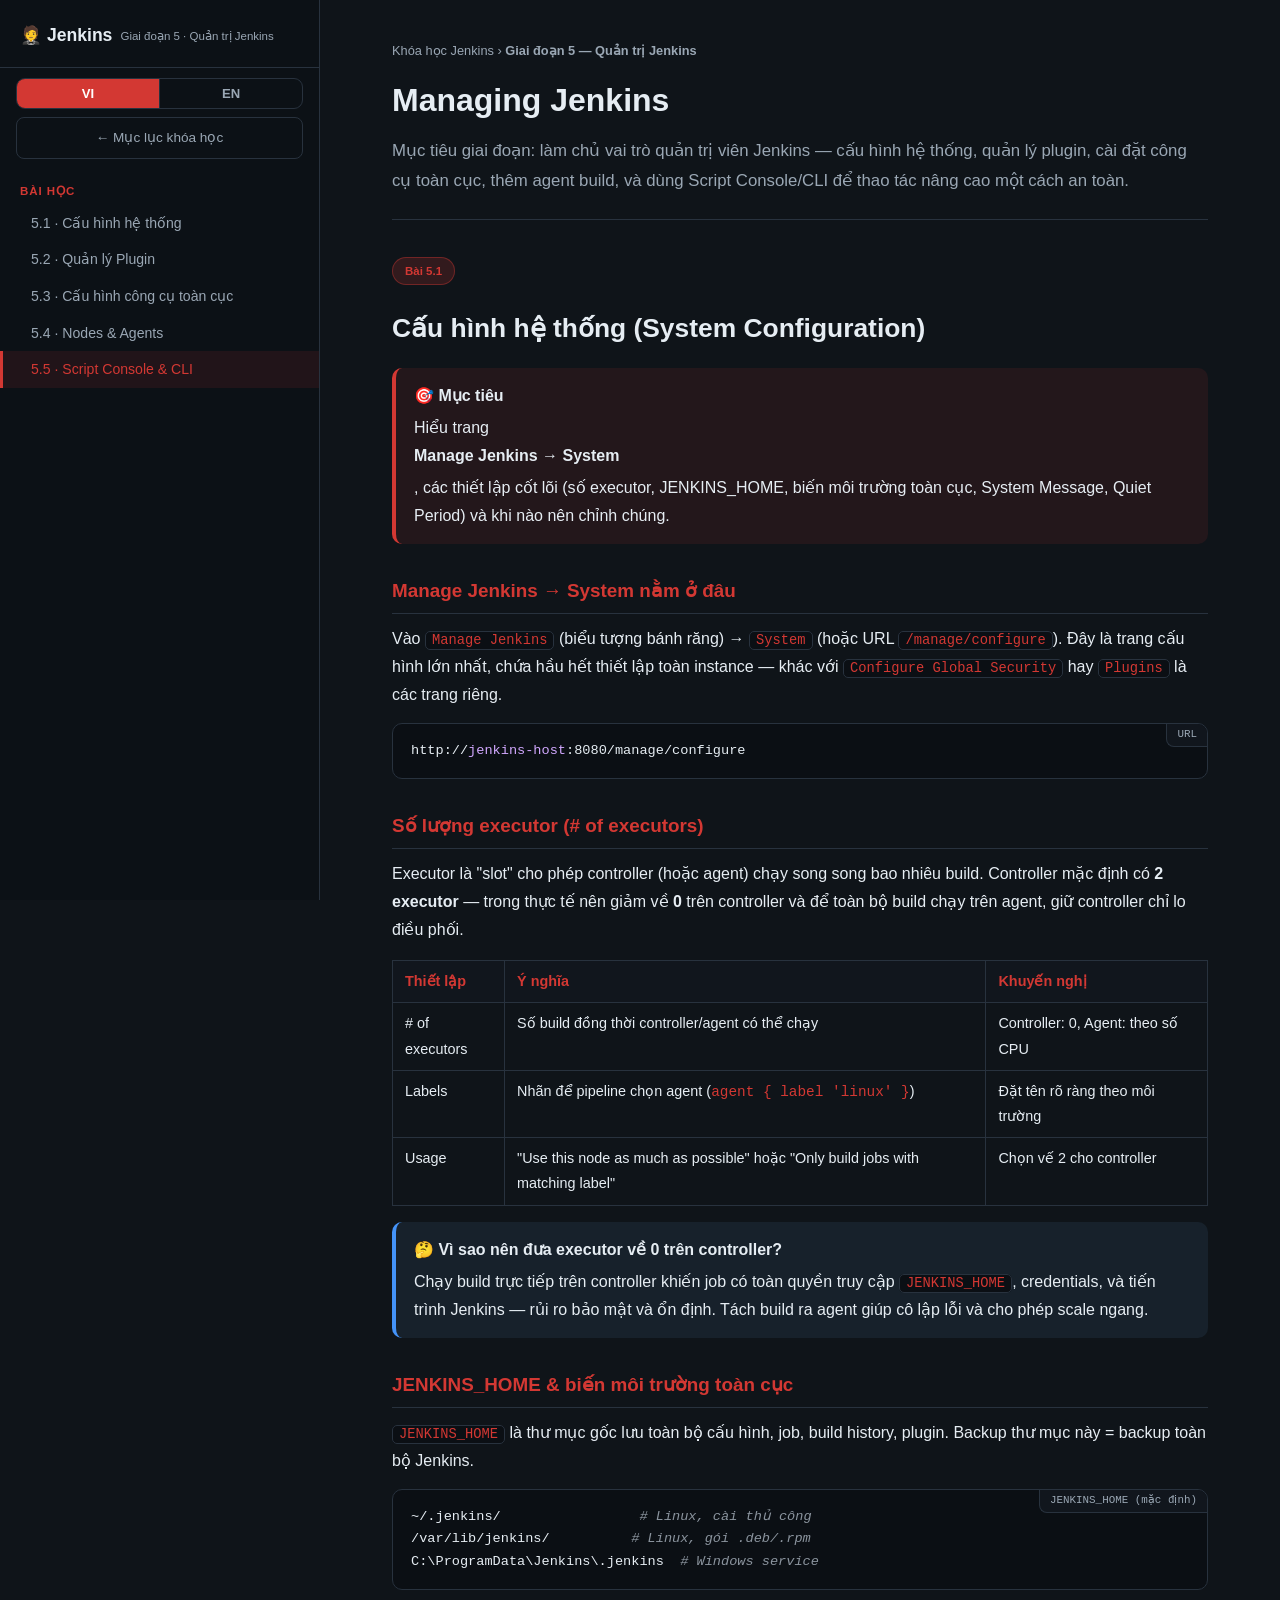
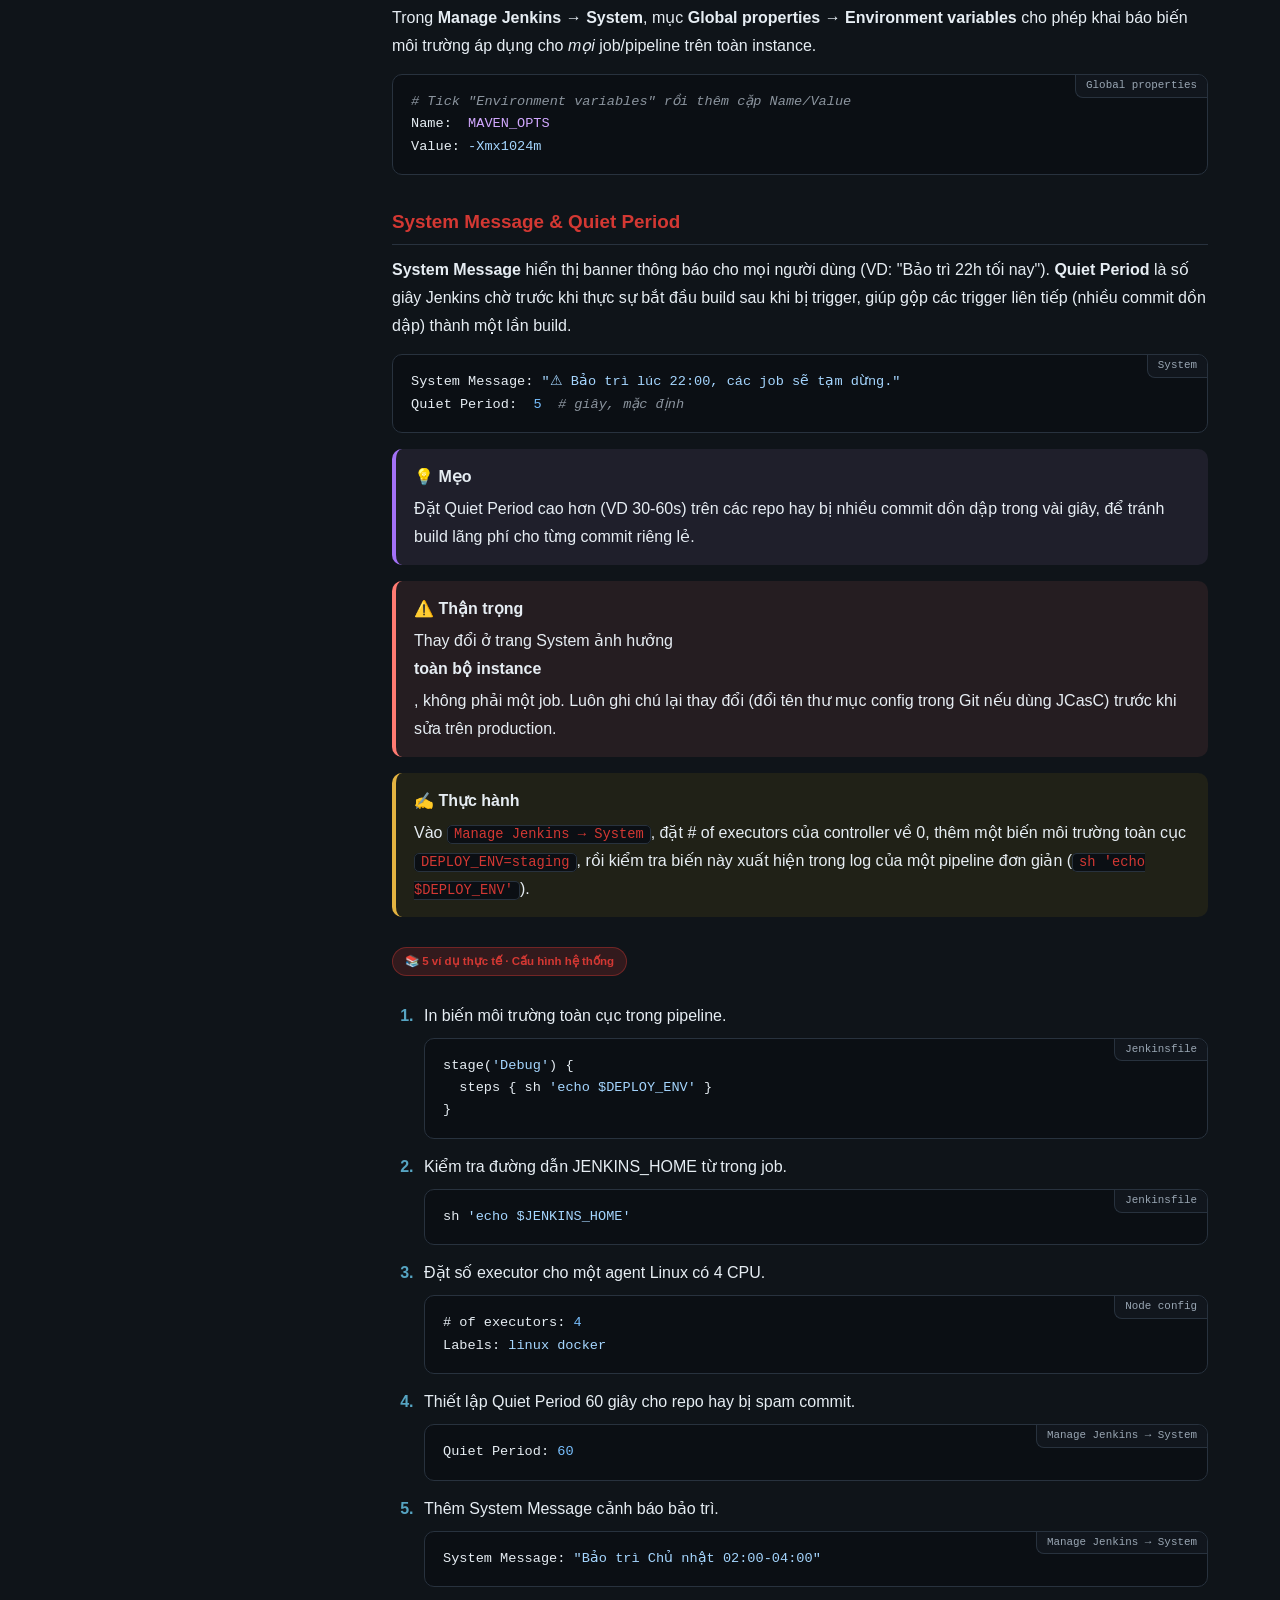
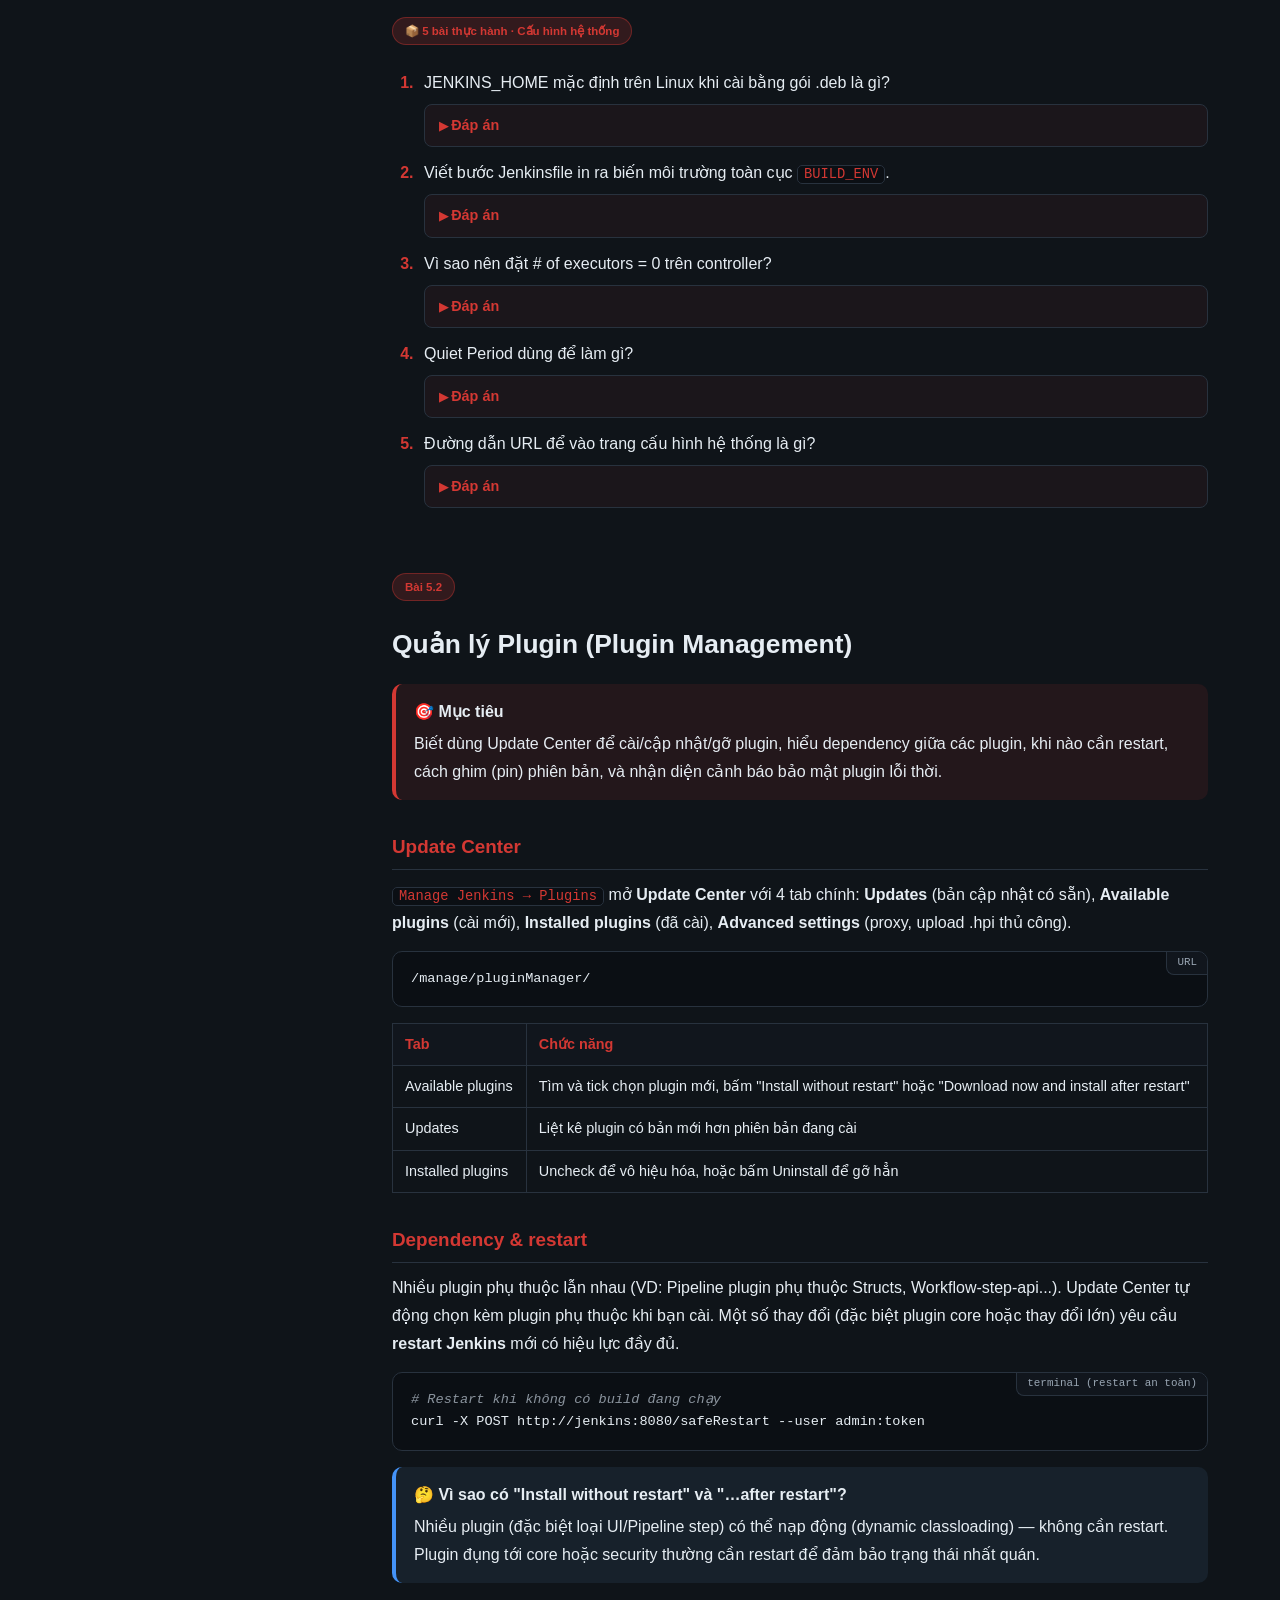
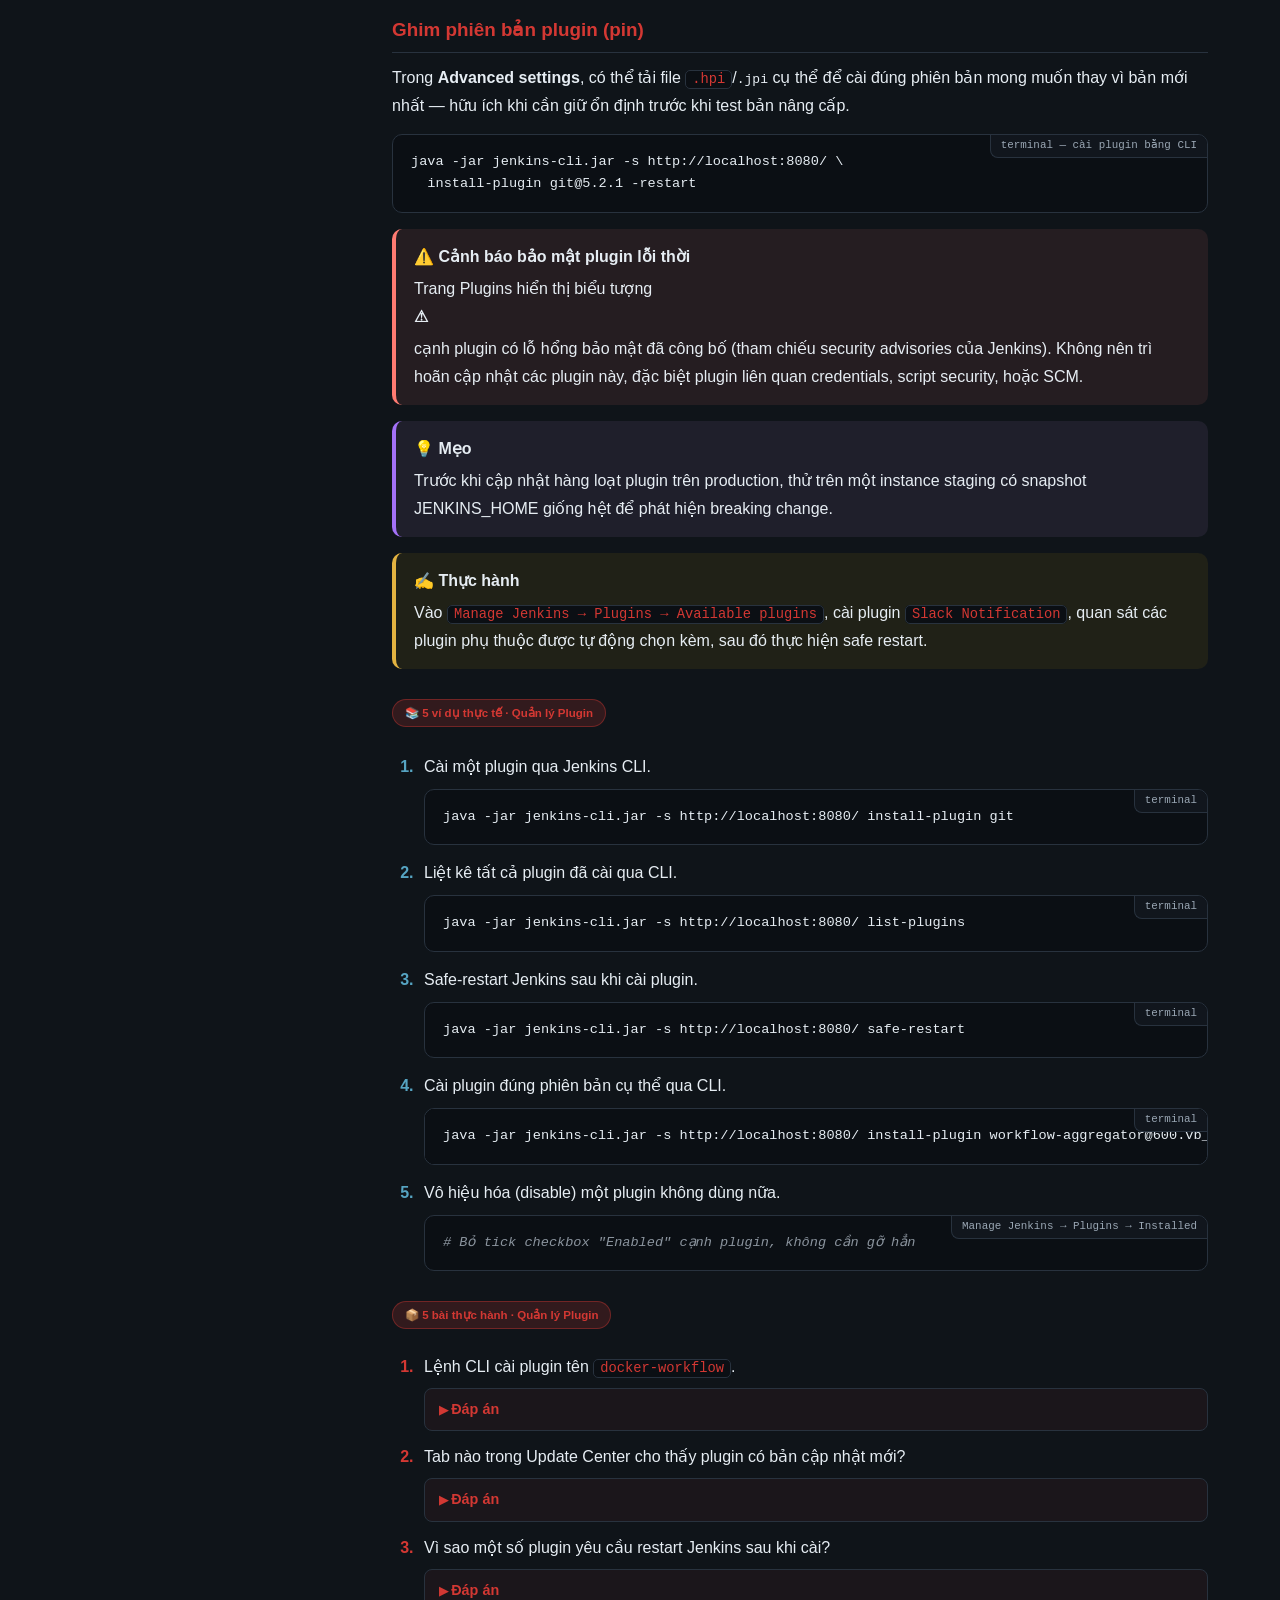
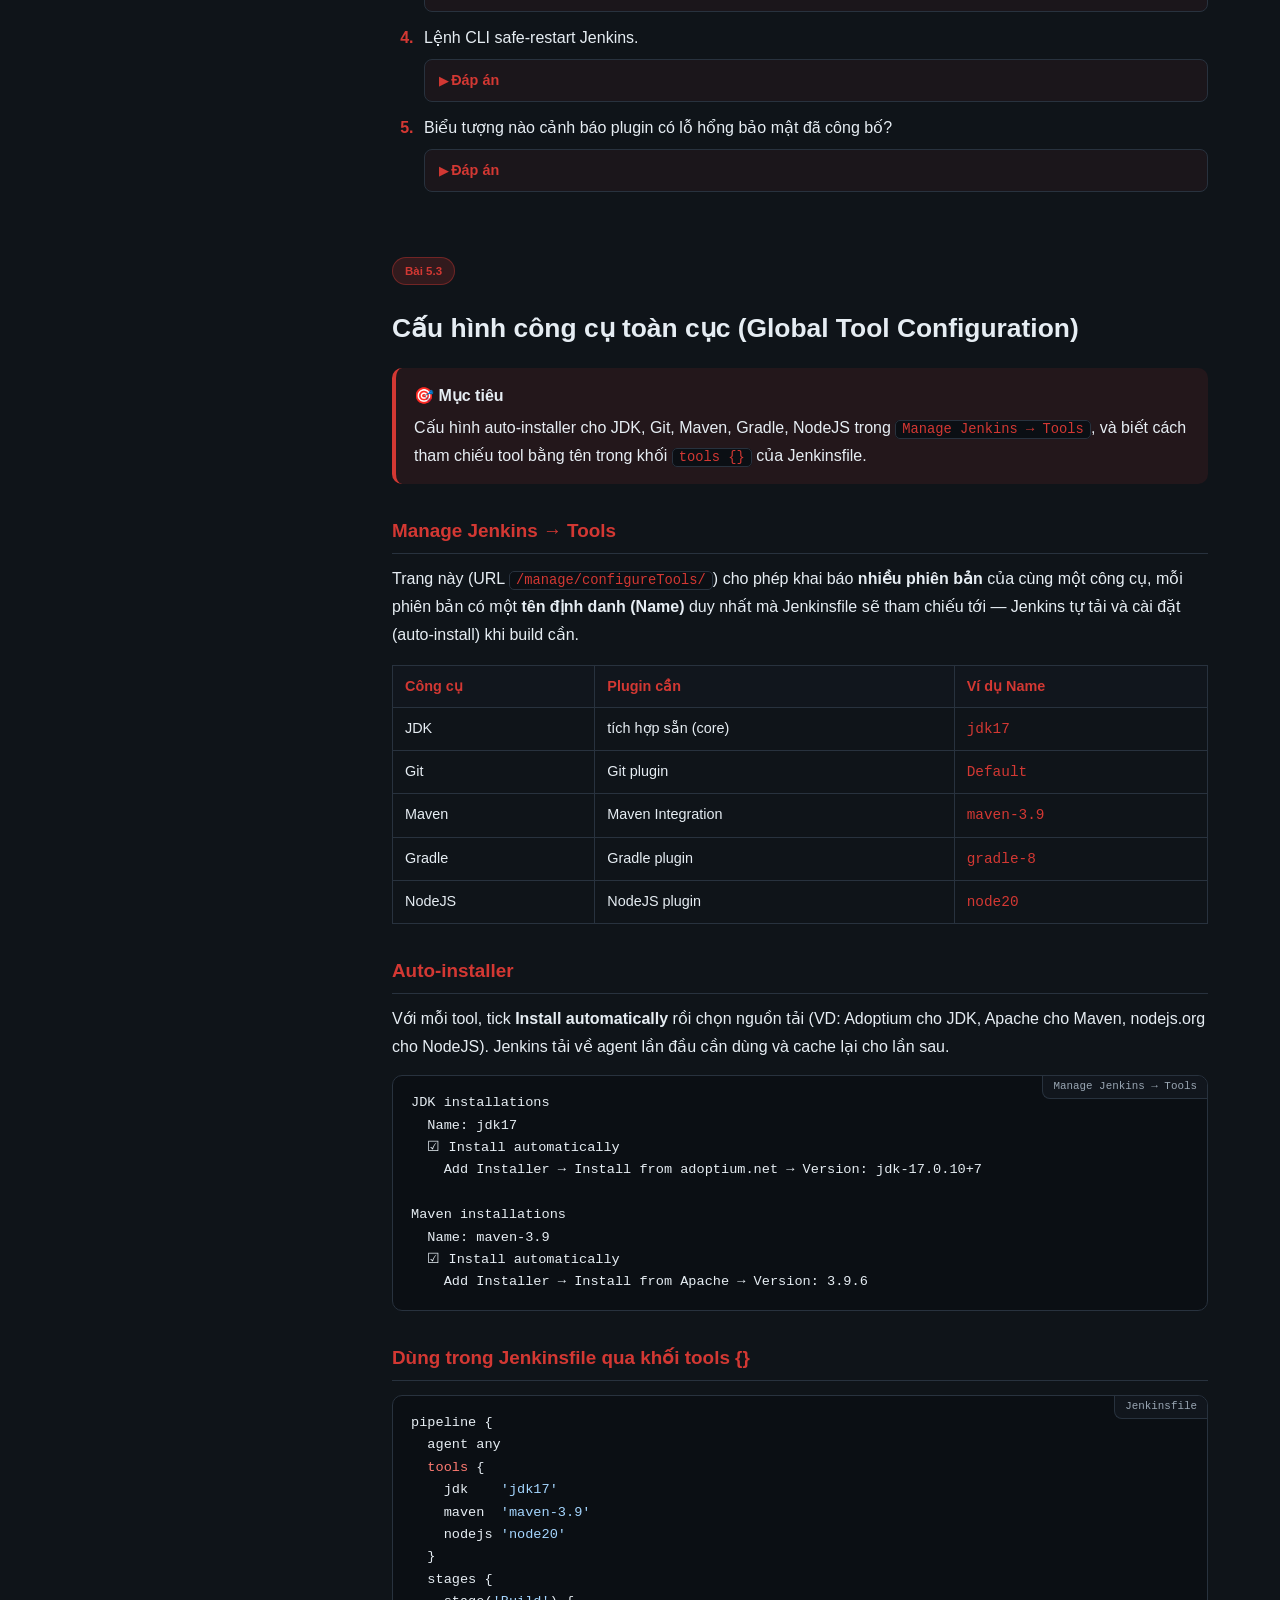
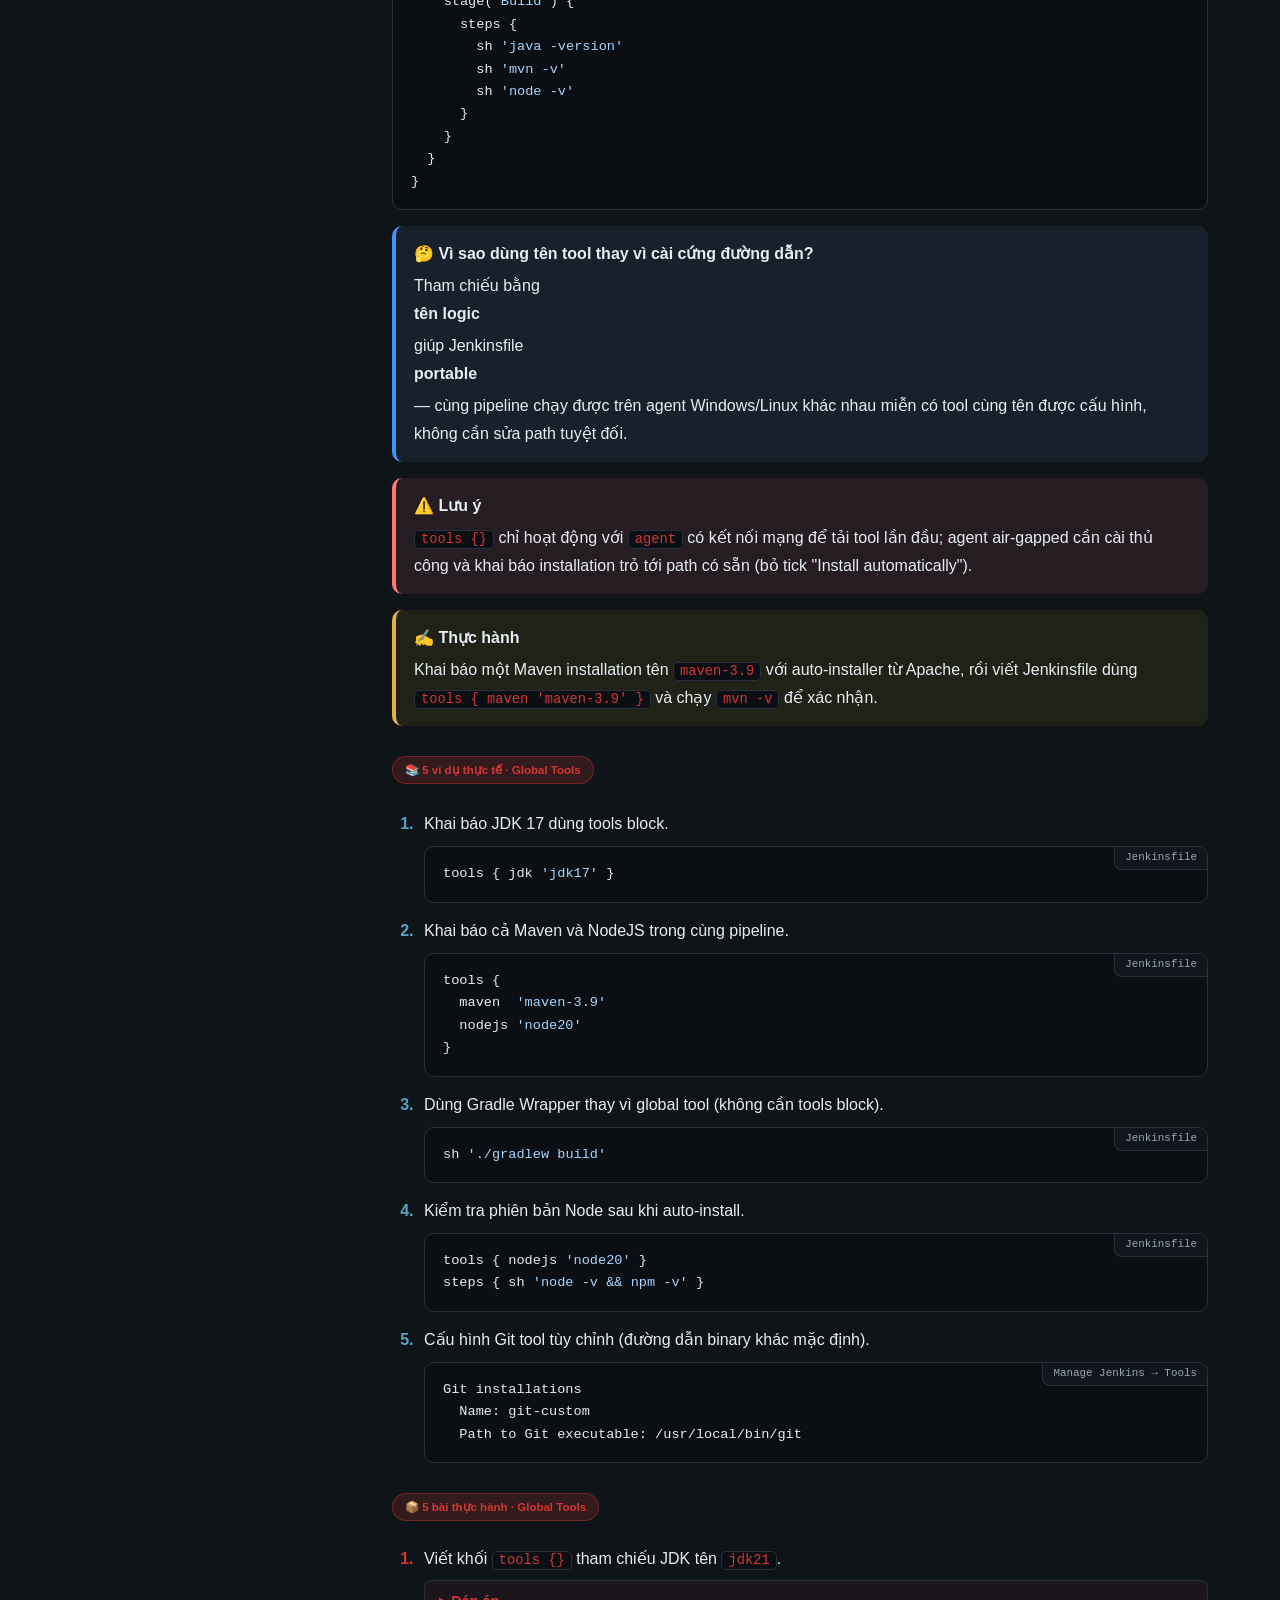
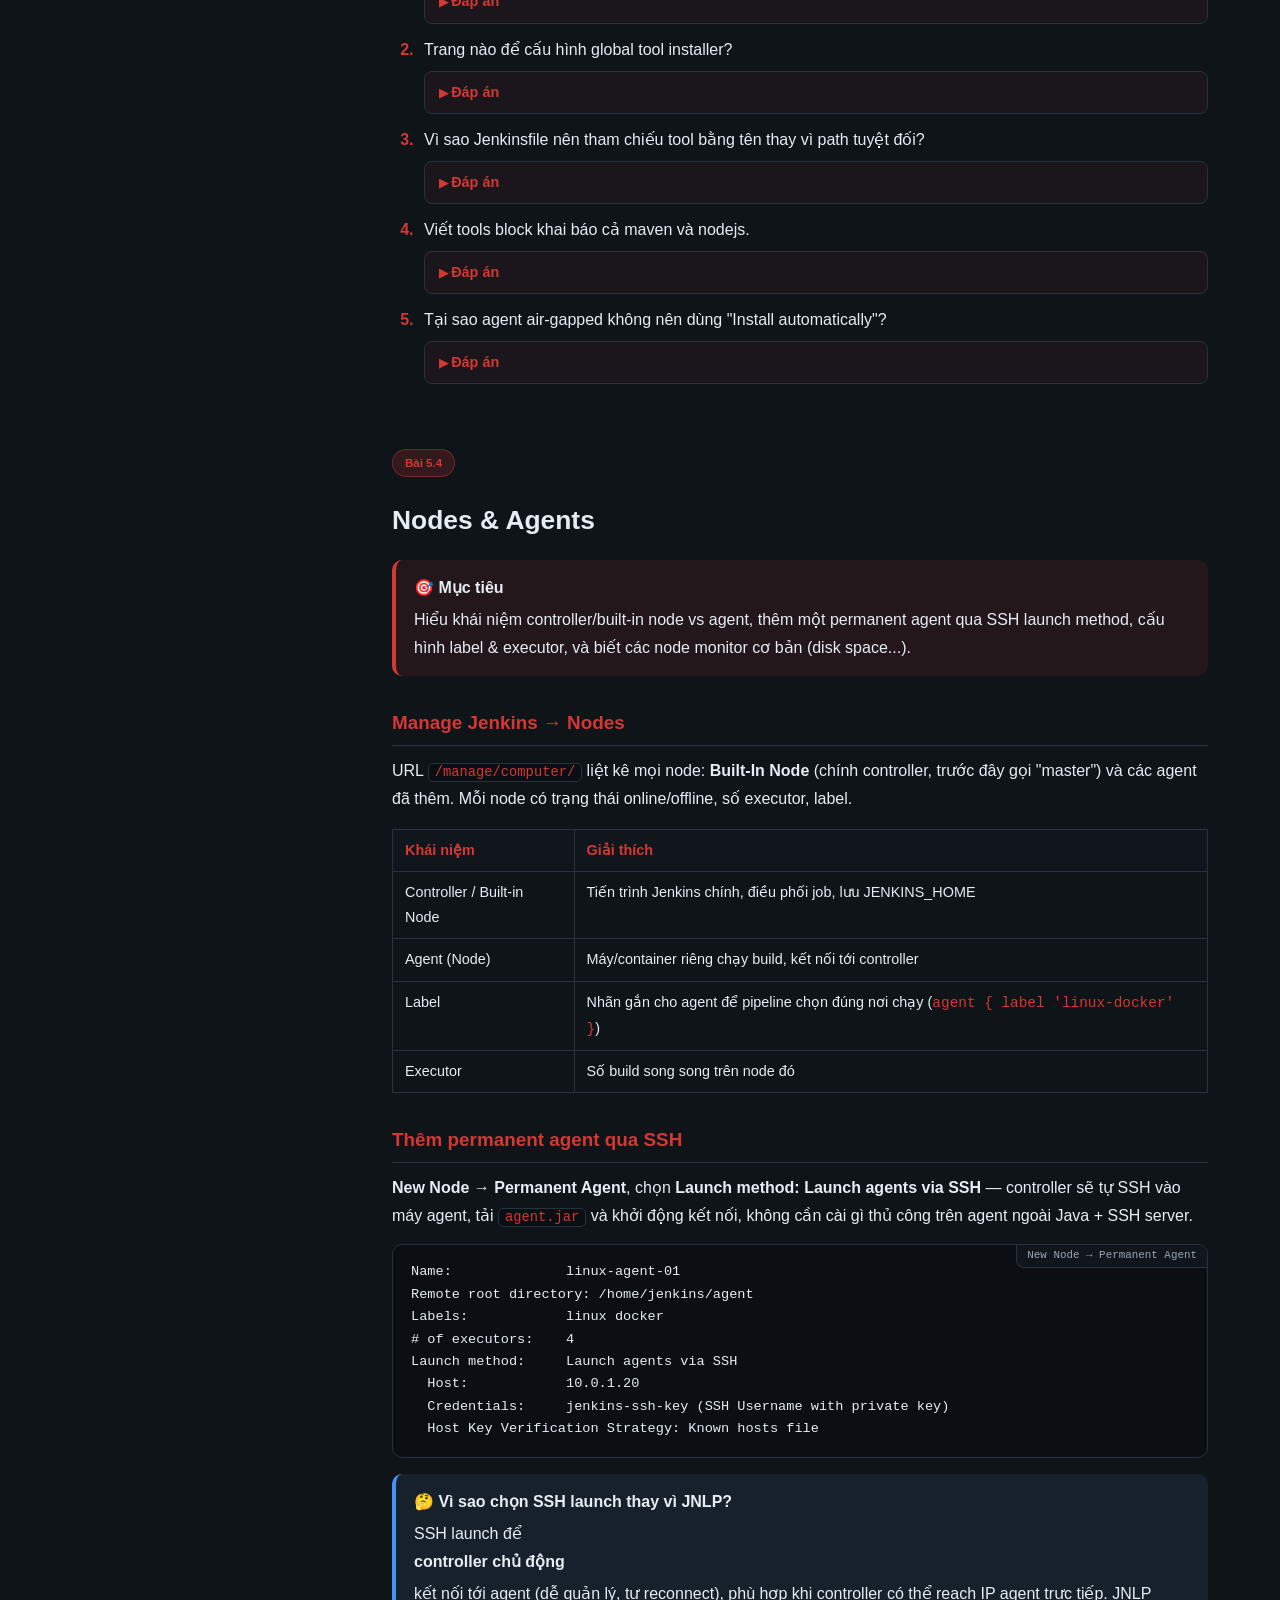
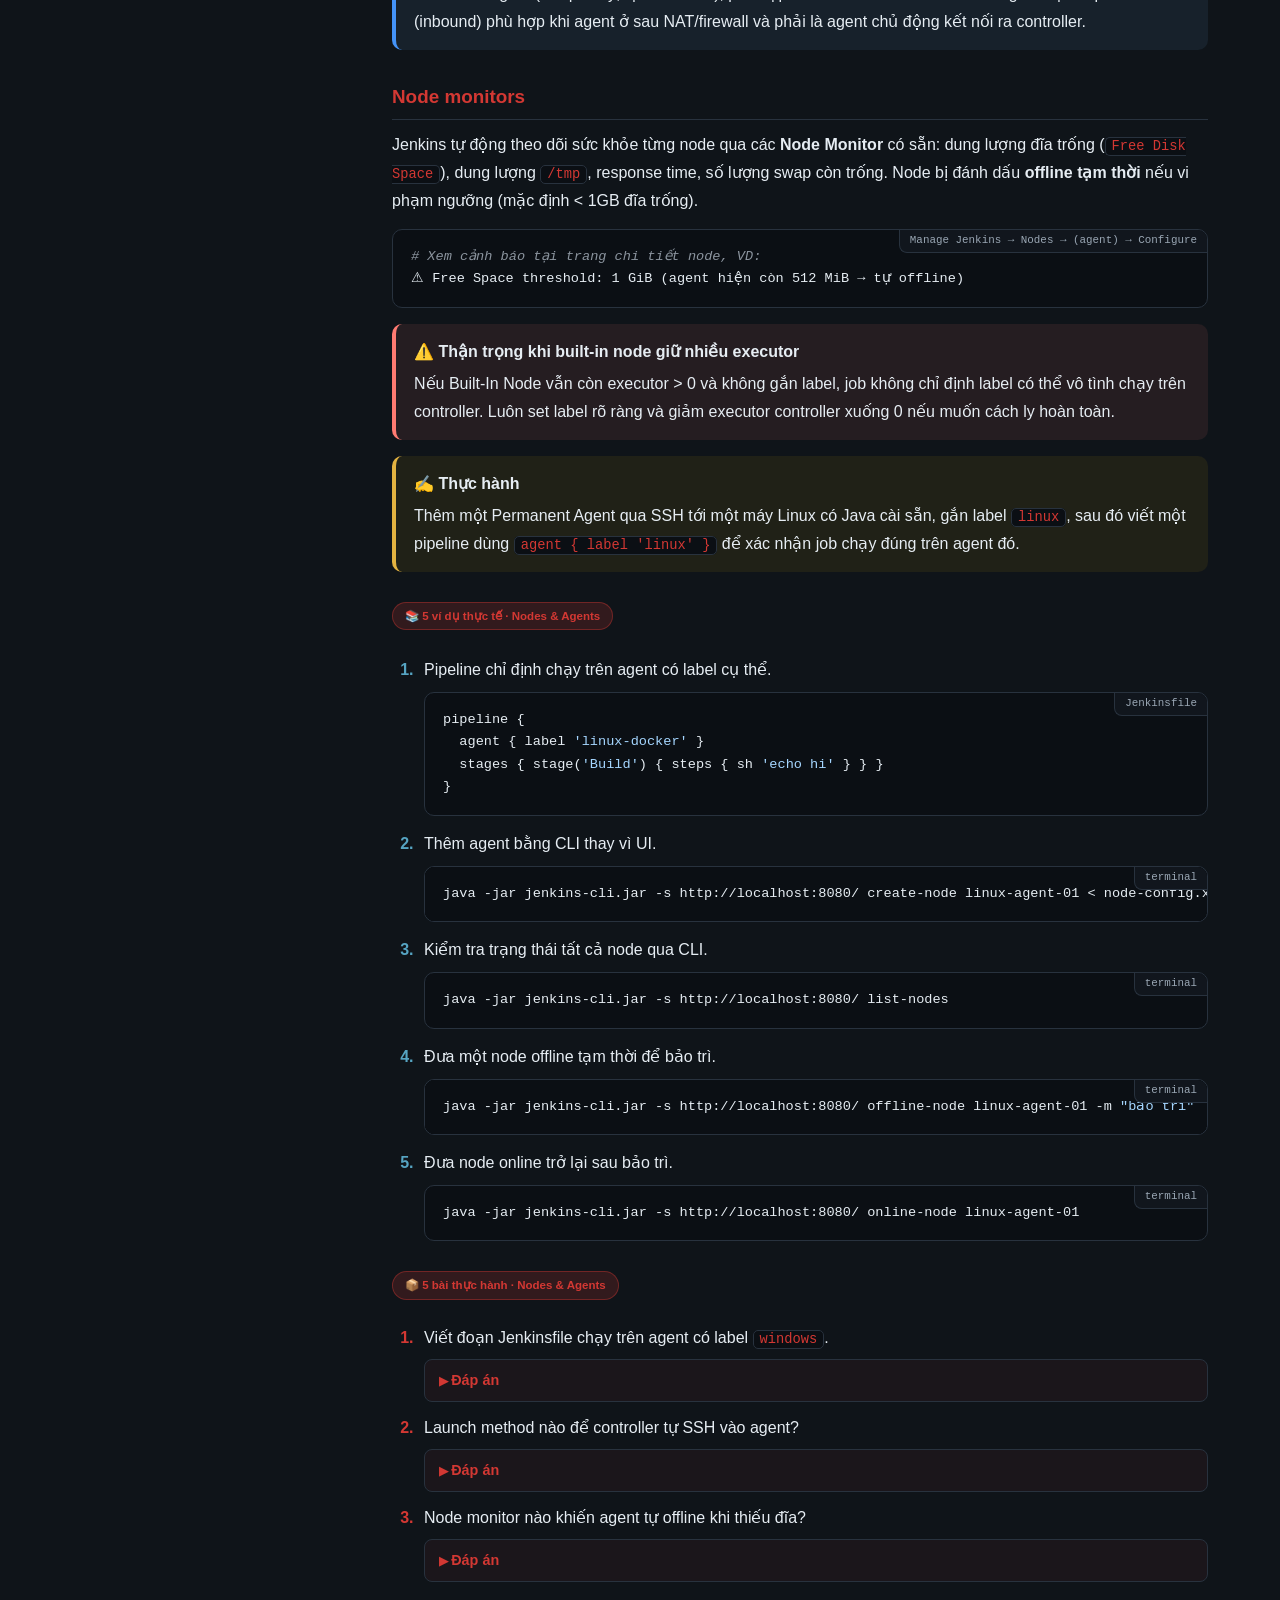
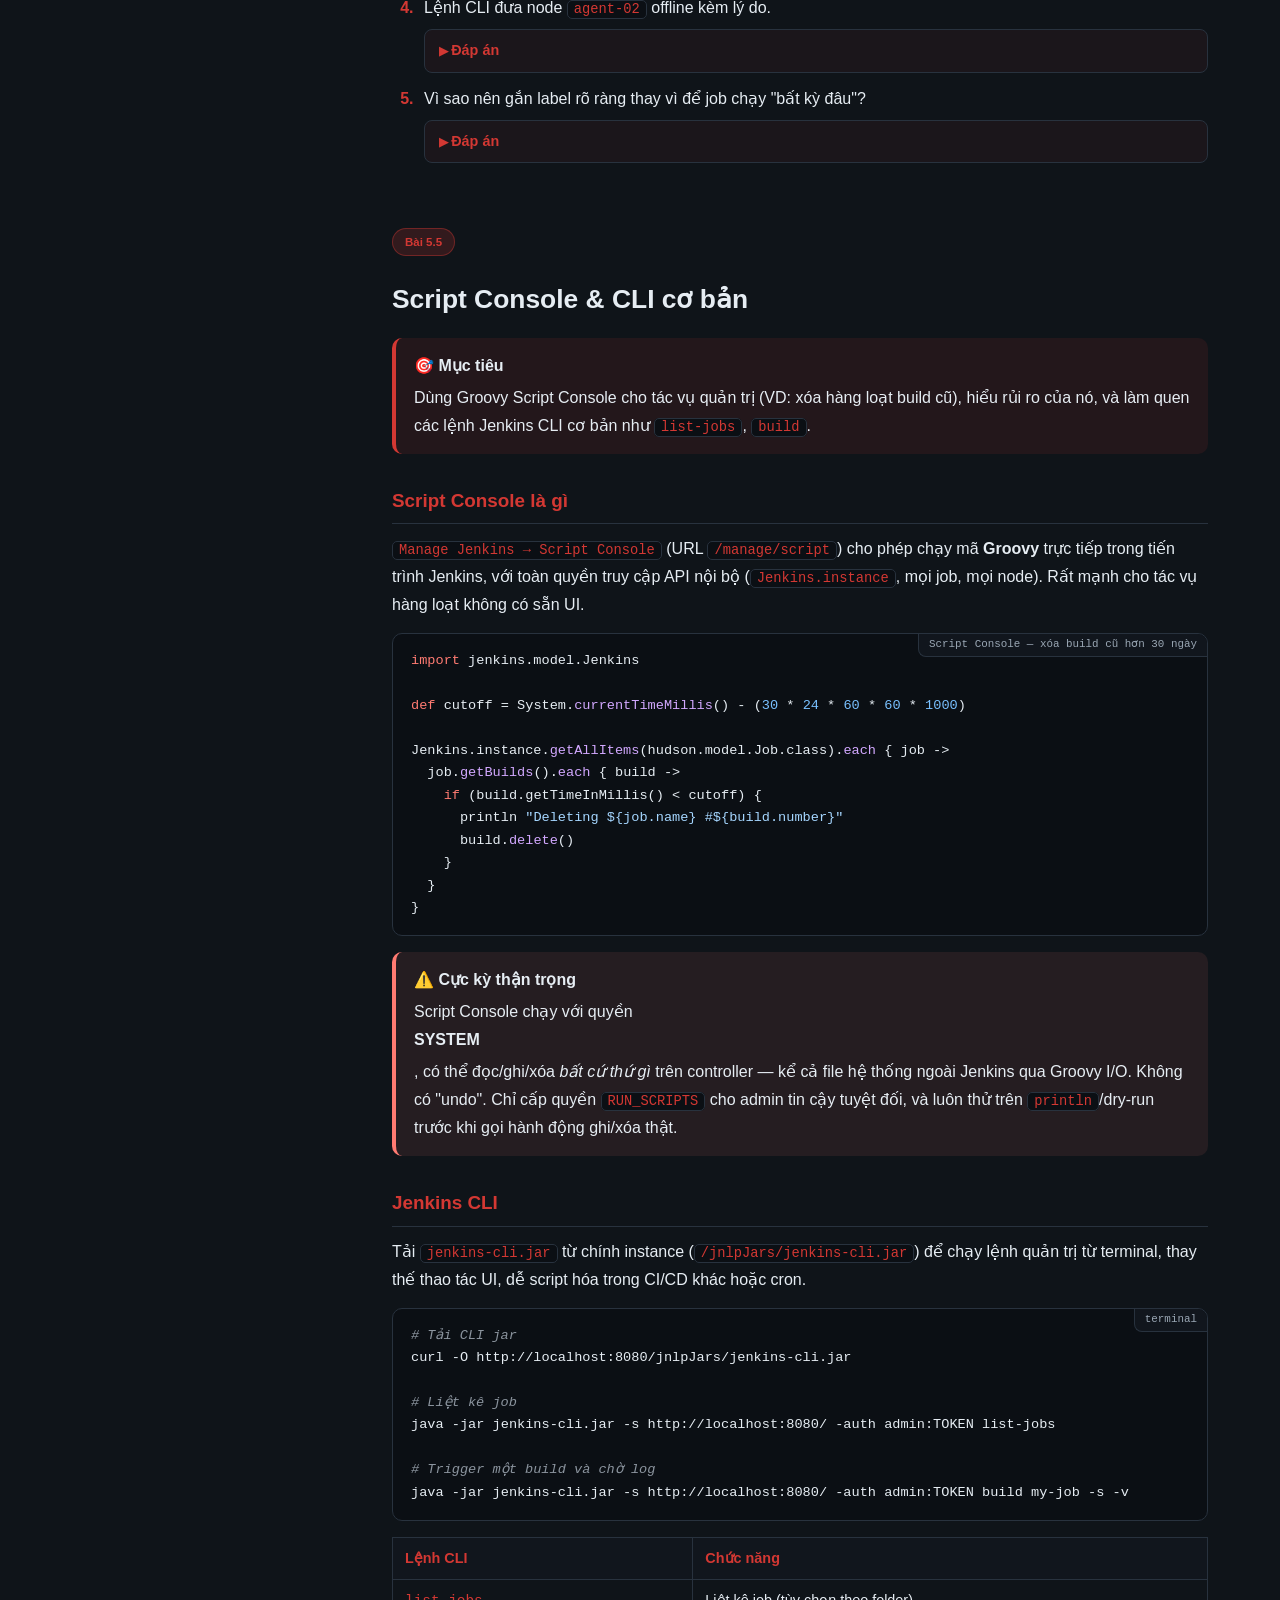
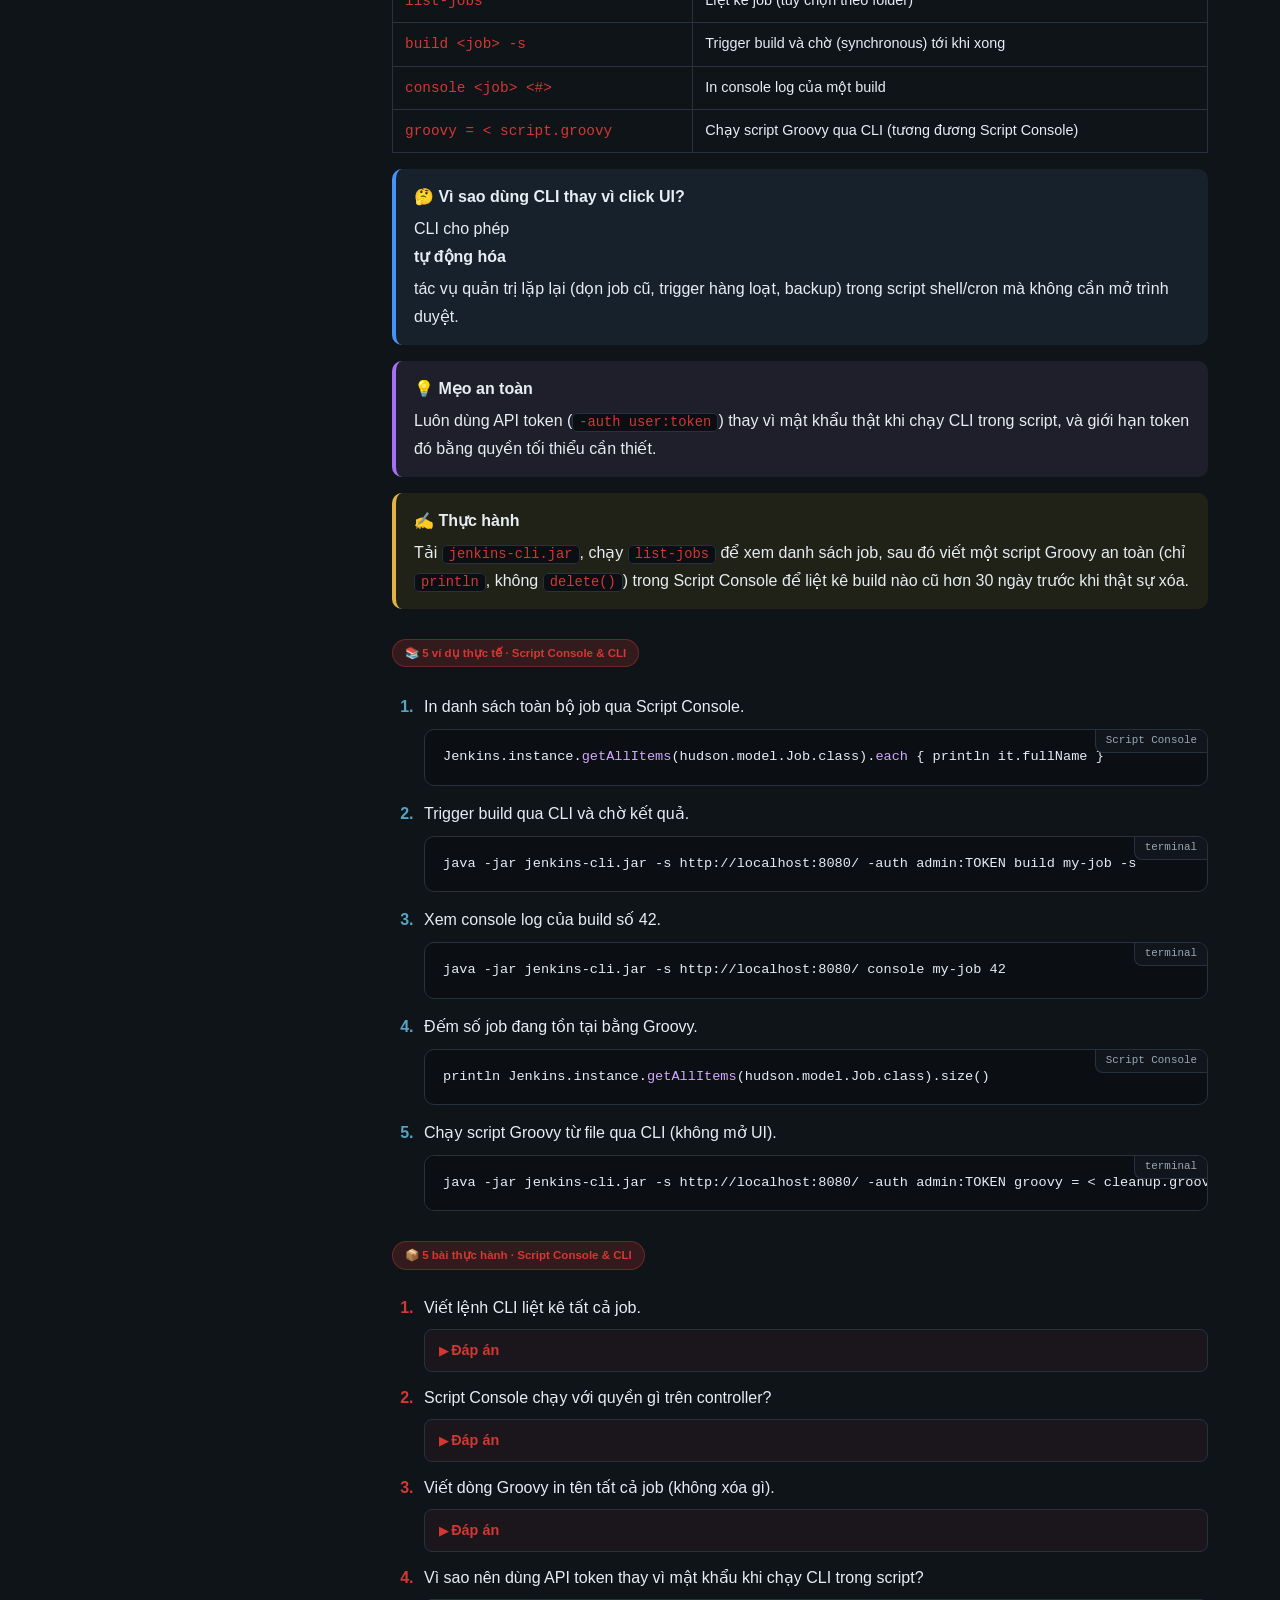
<file: phase5-managing-jenkins.html>
<!DOCTYPE html>
<html lang="vi">
<head>
<meta charset="UTF-8">
<meta name="viewport" content="width=device-width, initial-scale=1.0">
<title>Giai đoạn 5 — Managing Jenkins | Khóa học Jenkins</title>
<link rel="stylesheet" href="assets/course.css">
</head>
<body class="lang-vi">
<div class="layout">
<nav class="side">
  <div class="brand">🤵 Jenkins<small><span class="vi">Giai đoạn 5 · Quản trị Jenkins</span><span class="en">Stage 5 · Managing Jenkins</span></small></div>
  <div class="lang-toggle">
    <button data-lang="vi" class="on">VI</button>
    <button data-lang="en">EN</button>
  </div>
  <a class="nav-home" href="index.html"><span class="vi">← Mục lục khóa học</span><span class="en">← Course index</span></a>
  <div class="grp"><span class="vi">Bài học</span><span class="en">Lessons</span></div>
  <a class="lnk" href="#system-config">5.1 · <span class="vi">Cấu hình hệ thống</span><span class="en">System Configuration</span></a>
  <a class="lnk" href="#plugin-management">5.2 · <span class="vi">Quản lý Plugin</span><span class="en">Plugin Management</span></a>
  <a class="lnk" href="#global-tools">5.3 · <span class="vi">Cấu hình công cụ toàn cục</span><span class="en">Global Tool Configuration</span></a>
  <a class="lnk" href="#nodes-agents">5.4 · <span class="vi">Nodes &amp; Agents</span><span class="en">Nodes &amp; Agents</span></a>
  <a class="lnk" href="#script-console">5.5 · <span class="vi">Script Console &amp; CLI</span><span class="en">Script Console &amp; CLI</span></a>
</nav>

<main>
<header class="top">
  <div class="crumb"><span class="vi">Khóa học Jenkins › <b>Giai đoạn 5 — Quản trị Jenkins</b></span><span class="en">Jenkins Course › <b>Stage 5 — Managing Jenkins</b></span></div>
  <h1>Managing Jenkins</h1>
  <p class="lead"><span class="vi">Mục tiêu giai đoạn: làm chủ vai trò quản trị viên Jenkins — cấu hình hệ thống, quản lý plugin, cài đặt công cụ toàn cục, thêm agent build, và dùng Script Console/CLI để thao tác nâng cao một cách an toàn.</span><span class="en">Stage goal: master the Jenkins administrator role — system configuration, plugin management, global tool setup, adding build agents, and safely using the Script Console/CLI for advanced operations.</span></p>
</header>

<!-- ============ 5.1 ============ -->
<section class="lesson" id="system-config">
<div class="lang vi">
  <span class="phase-tag">Bài 5.1</span>
  <h2>Cấu hình hệ thống (System Configuration)</h2>
  <div class="box goal"><b>🎯 Mục tiêu</b>Hiểu trang <b>Manage Jenkins → System</b>, các thiết lập cốt lõi (số executor, JENKINS_HOME, biến môi trường toàn cục, System Message, Quiet Period) và khi nào nên chỉnh chúng.</div>
  <h3>Manage Jenkins → System nằm ở đâu</h3>
  <p>Vào <code class="inline">Manage Jenkins</code> (biểu tượng bánh răng) → <code class="inline">System</code> (hoặc URL <code class="inline">/manage/configure</code>). Đây là trang cấu hình lớn nhất, chứa hầu hết thiết lập toàn instance — khác với <code class="inline">Configure Global Security</code> hay <code class="inline">Plugins</code> là các trang riêng.</p>
<pre><span class="lbl">URL</span>http://<span class="fn">jenkins-host</span>:8080/manage/configure</pre>
  <h3>Số lượng executor (# of executors)</h3>
  <p>Executor là "slot" cho phép controller (hoặc agent) chạy song song bao nhiêu build. Controller mặc định có <b>2 executor</b> — trong thực tế nên giảm về <b>0</b> trên controller và để toàn bộ build chạy trên agent, giữ controller chỉ lo điều phối.</p>
  <table>
    <tr><th>Thiết lập</th><th>Ý nghĩa</th><th>Khuyến nghị</th></tr>
    <tr><td># of executors</td><td>Số build đồng thời controller/agent có thể chạy</td><td>Controller: 0, Agent: theo số CPU</td></tr>
    <tr><td>Labels</td><td>Nhãn để pipeline chọn agent (<code>agent { label 'linux' }</code>)</td><td>Đặt tên rõ ràng theo môi trường</td></tr>
    <tr><td>Usage</td><td>"Use this node as much as possible" hoặc "Only build jobs with matching label"</td><td>Chọn vế 2 cho controller</td></tr>
  </table>
  <div class="box why"><b>🤔 Vì sao nên đưa executor về 0 trên controller?</b>Chạy build trực tiếp trên controller khiến job có toàn quyền truy cập <code class="inline">JENKINS_HOME</code>, credentials, và tiến trình Jenkins — rủi ro bảo mật và ổn định. Tách build ra agent giúp cô lập lỗi và cho phép scale ngang.</div>
  <h3>JENKINS_HOME &amp; biến môi trường toàn cục</h3>
  <p><code class="inline">JENKINS_HOME</code> là thư mục gốc lưu toàn bộ cấu hình, job, build history, plugin. Backup thư mục này = backup toàn bộ Jenkins.</p>
<pre><span class="lbl">JENKINS_HOME (mặc định)</span>~/.jenkins/                 <span class="cmt"># Linux, cài thủ công</span>
/var/lib/jenkins/          <span class="cmt"># Linux, gói .deb/.rpm</span>
C:\ProgramData\Jenkins\.jenkins  <span class="cmt"># Windows service</span></pre>
  <p>Trong <b>Manage Jenkins → System</b>, mục <b>Global properties → Environment variables</b> cho phép khai báo biến môi trường áp dụng cho <i>mọi</i> job/pipeline trên toàn instance.</p>
<pre><span class="lbl">Global properties</span><span class="cmt"># Tick "Environment variables" rồi thêm cặp Name/Value</span>
Name:  <span class="fn">MAVEN_OPTS</span>
Value: <span class="str">-Xmx1024m</span></pre>
  <h3>System Message &amp; Quiet Period</h3>
  <p><b>System Message</b> hiển thị banner thông báo cho mọi người dùng (VD: "Bảo trì 22h tối nay"). <b>Quiet Period</b> là số giây Jenkins chờ trước khi thực sự bắt đầu build sau khi bị trigger, giúp gộp các trigger liên tiếp (nhiều commit dồn dập) thành một lần build.</p>
<pre><span class="lbl">System</span>System Message: <span class="str">"⚠ Bảo trì lúc 22:00, các job sẽ tạm dừng."</span>
Quiet Period:  <span class="num">5</span>  <span class="cmt"># giây, mặc định</span></pre>
  <div class="box tip"><b>💡 Mẹo</b>Đặt Quiet Period cao hơn (VD 30-60s) trên các repo hay bị nhiều commit dồn dập trong vài giây, để tránh build lãng phí cho từng commit riêng lẻ.</div>
  <div class="box warn"><b>⚠️ Thận trọng</b>Thay đổi ở trang System ảnh hưởng <b>toàn bộ instance</b>, không phải một job. Luôn ghi chú lại thay đổi (đổi tên thư mục config trong Git nếu dùng JCasC) trước khi sửa trên production.</div>
  <div class="box practice"><b>✍️ Thực hành</b>Vào <code class="inline">Manage Jenkins → System</code>, đặt # of executors của controller về 0, thêm một biến môi trường toàn cục <code class="inline">DEPLOY_ENV=staging</code>, rồi kiểm tra biến này xuất hiện trong log của một pipeline đơn giản (<code class="inline">sh 'echo $DEPLOY_ENV'</code>).</div>
  <div class="drill-head"><span class="phase-tag">📚 5 ví dụ thực tế · Cấu hình hệ thống</span></div>
  <ol class="examples">
    <li><span class="task">In biến môi trường toàn cục trong pipeline.</span>
<pre><span class="lbl">Jenkinsfile</span>stage(<span class="str">'Debug'</span>) {
  steps { sh <span class="str">'echo $DEPLOY_ENV'</span> }
}</pre></li>
    <li><span class="task">Kiểm tra đường dẫn JENKINS_HOME từ trong job.</span>
<pre><span class="lbl">Jenkinsfile</span>sh <span class="str">'echo $JENKINS_HOME'</span></pre></li>
    <li><span class="task">Đặt số executor cho một agent Linux có 4 CPU.</span>
<pre><span class="lbl">Node config</span># of executors: <span class="num">4</span>
Labels: <span class="str">linux docker</span></pre></li>
    <li><span class="task">Thiết lập Quiet Period 60 giây cho repo hay bị spam commit.</span>
<pre><span class="lbl">Manage Jenkins → System</span>Quiet Period: <span class="num">60</span></pre></li>
    <li><span class="task">Thêm System Message cảnh báo bảo trì.</span>
<pre><span class="lbl">Manage Jenkins → System</span>System Message: <span class="str">"Bảo trì Chủ nhật 02:00-04:00"</span></pre></li>
  </ol>
  <div class="drill-head"><span class="phase-tag">📦 5 bài thực hành · Cấu hình hệ thống</span></div>
  <ol class="drills">
    <li><span class="task">JENKINS_HOME mặc định trên Linux khi cài bằng gói .deb là gì?</span>
      <details class="ans"><summary>Đáp án</summary><div class="a-body"><pre>/var/lib/jenkins/</pre></div></details></li>
    <li><span class="task">Viết bước Jenkinsfile in ra biến môi trường toàn cục <code class="inline">BUILD_ENV</code>.</span>
      <details class="ans"><summary>Đáp án</summary><div class="a-body"><pre>sh <span class="str">'echo $BUILD_ENV'</span></pre></div></details></li>
    <li><span class="task">Vì sao nên đặt # of executors = 0 trên controller?</span>
      <details class="ans"><summary>Đáp án</summary><div class="a-body"><pre><span class="cmt">// Tránh chạy build trực tiếp trên controller (rủi ro bảo mật/ổn định),
// buộc mọi build phải chạy trên agent có label phù hợp.</span></pre></div></details></li>
    <li><span class="task">Quiet Period dùng để làm gì?</span>
      <details class="ans"><summary>Đáp án</summary><div class="a-body"><pre><span class="cmt">// Thời gian chờ (giây) trước khi build thực sự bắt đầu,
// gộp các trigger dồn dập thành một lần build duy nhất.</span></pre></div></details></li>
    <li><span class="task">Đường dẫn URL để vào trang cấu hình hệ thống là gì?</span>
      <details class="ans"><summary>Đáp án</summary><div class="a-body"><pre>/manage/configure</pre></div></details></li>
  </ol>
</div>
<div class="lang en">
  <span class="phase-tag">Lesson 5.1</span>
  <h2>System Configuration</h2>
  <div class="box goal"><b>🎯 Goal</b>Understand the <b>Manage Jenkins → System</b> page, core settings (number of executors, JENKINS_HOME, global environment variables, System Message, Quiet Period), and when to touch them.</div>
  <h3>Where Manage Jenkins → System lives</h3>
  <p>Go to <code class="inline">Manage Jenkins</code> (gear icon) → <code class="inline">System</code> (or URL <code class="inline">/manage/configure</code>). This is the largest configuration page, holding most instance-wide settings — distinct from <code class="inline">Configure Global Security</code> or <code class="inline">Plugins</code>, which are separate pages.</p>
<pre><span class="lbl">URL</span>http://<span class="fn">jenkins-host</span>:8080/manage/configure</pre>
  <h3>Number of executors</h3>
  <p>An executor is a "slot" allowing the controller (or an agent) to run a certain number of builds in parallel. The controller defaults to <b>2 executors</b> — in practice you should lower this to <b>0</b> on the controller and let all builds run on agents, keeping the controller focused on orchestration.</p>
  <table>
    <tr><th>Setting</th><th>Meaning</th><th>Recommendation</th></tr>
    <tr><td># of executors</td><td>Concurrent builds a controller/agent can run</td><td>Controller: 0, Agent: per CPU count</td></tr>
    <tr><td>Labels</td><td>Tags used by pipelines to pick an agent (<code>agent { label 'linux' }</code>)</td><td>Name clearly by environment</td></tr>
    <tr><td>Usage</td><td>"Use this node as much as possible" or "Only build jobs with matching label"</td><td>Pick option 2 for the controller</td></tr>
  </table>
  <div class="box why"><b>🤔 Why set executors to 0 on the controller?</b>Running builds directly on the controller gives job code full access to <code class="inline">JENKINS_HOME</code>, credentials, and the Jenkins process — a security and stability risk. Offloading builds to agents isolates failures and enables horizontal scaling.</div>
  <h3>JENKINS_HOME &amp; global environment variables</h3>
  <p><code class="inline">JENKINS_HOME</code> is the root directory storing all configuration, jobs, build history, and plugins. Backing up this directory backs up the whole Jenkins instance.</p>
<pre><span class="lbl">JENKINS_HOME (defaults)</span>~/.jenkins/                 <span class="cmt"># Linux, manual install</span>
/var/lib/jenkins/          <span class="cmt"># Linux, .deb/.rpm package</span>
C:\ProgramData\Jenkins\.jenkins  <span class="cmt"># Windows service</span></pre>
  <p>On <b>Manage Jenkins → System</b>, the <b>Global properties → Environment variables</b> section lets you declare environment variables applied to <i>every</i> job/pipeline on the instance.</p>
<pre><span class="lbl">Global properties</span><span class="cmt"># Check "Environment variables" then add Name/Value pairs</span>
Name:  <span class="fn">MAVEN_OPTS</span>
Value: <span class="str">-Xmx1024m</span></pre>
  <h3>System Message &amp; Quiet Period</h3>
  <p><b>System Message</b> shows a banner to every user (e.g. "Maintenance tonight at 10 PM"). <b>Quiet Period</b> is the number of seconds Jenkins waits before actually starting a build after being triggered, coalescing rapid successive triggers (e.g. bursty commits) into a single build.</p>
<pre><span class="lbl">System</span>System Message: <span class="str">"⚠ Maintenance at 22:00, jobs will pause."</span>
Quiet Period:  <span class="num">5</span>  <span class="cmt"># seconds, default</span></pre>
  <div class="box tip"><b>💡 Tip</b>Set a higher Quiet Period (e.g. 30-60s) on repos prone to bursty commits, to avoid wasteful builds for each individual commit.</div>
  <div class="box warn"><b>⚠️ Caution</b>Changes on the System page affect the <b>entire instance</b>, not a single job. Always note down changes (or version the JCasC config in Git) before editing production.</div>
  <div class="box practice"><b>✍️ Exercise</b>Go to <code class="inline">Manage Jenkins → System</code>, set the controller's # of executors to 0, add a global environment variable <code class="inline">DEPLOY_ENV=staging</code>, then verify it shows up in a simple pipeline's log (<code class="inline">sh 'echo $DEPLOY_ENV'</code>).</div>
  <div class="drill-head"><span class="phase-tag">📚 5 real-world examples · System Configuration</span></div>
  <ol class="examples">
    <li><span class="task">Print a global environment variable in a pipeline.</span>
<pre><span class="lbl">Jenkinsfile</span>stage(<span class="str">'Debug'</span>) {
  steps { sh <span class="str">'echo $DEPLOY_ENV'</span> }
}</pre></li>
    <li><span class="task">Check the JENKINS_HOME path from inside a job.</span>
<pre><span class="lbl">Jenkinsfile</span>sh <span class="str">'echo $JENKINS_HOME'</span></pre></li>
    <li><span class="task">Set the executor count for a 4-CPU Linux agent.</span>
<pre><span class="lbl">Node config</span># of executors: <span class="num">4</span>
Labels: <span class="str">linux docker</span></pre></li>
    <li><span class="task">Set a 60-second Quiet Period for a repo prone to commit spam.</span>
<pre><span class="lbl">Manage Jenkins → System</span>Quiet Period: <span class="num">60</span></pre></li>
    <li><span class="task">Add a System Message warning about maintenance.</span>
<pre><span class="lbl">Manage Jenkins → System</span>System Message: <span class="str">"Maintenance Sunday 02:00-04:00"</span></pre></li>
  </ol>
  <div class="drill-head"><span class="phase-tag">📦 5 drills · System Configuration</span></div>
  <ol class="drills">
    <li><span class="task">What is the default JENKINS_HOME on Linux when installed via .deb package?</span>
      <details class="ans"><summary>Answer</summary><div class="a-body"><pre>/var/lib/jenkins/</pre></div></details></li>
    <li><span class="task">Write a Jenkinsfile step that prints the global env var <code class="inline">BUILD_ENV</code>.</span>
      <details class="ans"><summary>Answer</summary><div class="a-body"><pre>sh <span class="str">'echo $BUILD_ENV'</span></pre></div></details></li>
    <li><span class="task">Why should # of executors be set to 0 on the controller?</span>
      <details class="ans"><summary>Answer</summary><div class="a-body"><pre><span class="cmt">// Avoids running builds directly on the controller (security/stability risk),
// forcing all builds onto agents with a matching label.</span></pre></div></details></li>
    <li><span class="task">What is the Quiet Period used for?</span>
      <details class="ans"><summary>Answer</summary><div class="a-body"><pre><span class="cmt">// The wait time (seconds) before a build actually starts,
// coalescing bursty triggers into a single build.</span></pre></div></details></li>
    <li><span class="task">What is the URL path to the system configuration page?</span>
      <details class="ans"><summary>Answer</summary><div class="a-body"><pre>/manage/configure</pre></div></details></li>
  </ol>
</div>
</section>

<!-- ============ 5.2 ============ -->
<section class="lesson" id="plugin-management">
<div class="lang vi">
  <span class="phase-tag">Bài 5.2</span>
  <h2>Quản lý Plugin (Plugin Management)</h2>
  <div class="box goal"><b>🎯 Mục tiêu</b>Biết dùng Update Center để cài/cập nhật/gỡ plugin, hiểu dependency giữa các plugin, khi nào cần restart, cách ghim (pin) phiên bản, và nhận diện cảnh báo bảo mật plugin lỗi thời.</div>
  <h3>Update Center</h3>
  <p><code class="inline">Manage Jenkins → Plugins</code> mở <b>Update Center</b> với 4 tab chính: <b>Updates</b> (bản cập nhật có sẵn), <b>Available plugins</b> (cài mới), <b>Installed plugins</b> (đã cài), <b>Advanced settings</b> (proxy, upload .hpi thủ công).</p>
<pre><span class="lbl">URL</span>/manage/pluginManager/</pre>
  <table>
    <tr><th>Tab</th><th>Chức năng</th></tr>
    <tr><td>Available plugins</td><td>Tìm và tick chọn plugin mới, bấm "Install without restart" hoặc "Download now and install after restart"</td></tr>
    <tr><td>Updates</td><td>Liệt kê plugin có bản mới hơn phiên bản đang cài</td></tr>
    <tr><td>Installed plugins</td><td>Uncheck để vô hiệu hóa, hoặc bấm Uninstall để gỡ hẳn</td></tr>
  </table>
  <h3>Dependency &amp; restart</h3>
  <p>Nhiều plugin phụ thuộc lẫn nhau (VD: Pipeline plugin phụ thuộc Structs, Workflow-step-api...). Update Center tự động chọn kèm plugin phụ thuộc khi bạn cài. Một số thay đổi (đặc biệt plugin core hoặc thay đổi lớn) yêu cầu <b>restart Jenkins</b> mới có hiệu lực đầy đủ.</p>
<pre><span class="lbl">terminal (restart an toàn)</span><span class="cmt"># Restart khi không có build đang chạy</span>
curl -X POST http://jenkins:8080/safeRestart --user admin:token</pre>
  <div class="box why"><b>🤔 Vì sao có "Install without restart" và "…after restart"?</b>Nhiều plugin (đặc biệt loại UI/Pipeline step) có thể nạp động (dynamic classloading) — không cần restart. Plugin đụng tới core hoặc security thường cần restart để đảm bảo trạng thái nhất quán.</div>
  <h3>Ghim phiên bản plugin (pin)</h3>
  <p>Trong <b>Advanced settings</b>, có thể tải file <code class="inline">.hpi</code>/<code class="inml">.jpi</code> cụ thể để cài đúng phiên bản mong muốn thay vì bản mới nhất — hữu ích khi cần giữ ổn định trước khi test bản nâng cấp.</p>
<pre><span class="lbl">terminal — cài plugin bằng CLI</span>java -jar jenkins-cli.jar -s http://localhost:8080/ \
  install-plugin git@5.2.1 -restart</pre>
  <div class="box warn"><b>⚠️ Cảnh báo bảo mật plugin lỗi thời</b>Trang Plugins hiển thị biểu tượng <b>⚠</b> cạnh plugin có lỗ hổng bảo mật đã công bố (tham chiếu security advisories của Jenkins). Không nên trì hoãn cập nhật các plugin này, đặc biệt plugin liên quan credentials, script security, hoặc SCM.</div>
  <div class="box tip"><b>💡 Mẹo</b>Trước khi cập nhật hàng loạt plugin trên production, thử trên một instance staging có snapshot JENKINS_HOME giống hệt để phát hiện breaking change.</div>
  <div class="box practice"><b>✍️ Thực hành</b>Vào <code class="inline">Manage Jenkins → Plugins → Available plugins</code>, cài plugin <code class="inline">Slack Notification</code>, quan sát các plugin phụ thuộc được tự động chọn kèm, sau đó thực hiện safe restart.</div>
  <div class="drill-head"><span class="phase-tag">📚 5 ví dụ thực tế · Quản lý Plugin</span></div>
  <ol class="examples">
    <li><span class="task">Cài một plugin qua Jenkins CLI.</span>
<pre><span class="lbl">terminal</span>java -jar jenkins-cli.jar -s http://localhost:8080/ install-plugin git</pre></li>
    <li><span class="task">Liệt kê tất cả plugin đã cài qua CLI.</span>
<pre><span class="lbl">terminal</span>java -jar jenkins-cli.jar -s http://localhost:8080/ list-plugins</pre></li>
    <li><span class="task">Safe-restart Jenkins sau khi cài plugin.</span>
<pre><span class="lbl">terminal</span>java -jar jenkins-cli.jar -s http://localhost:8080/ safe-restart</pre></li>
    <li><span class="task">Cài plugin đúng phiên bản cụ thể qua CLI.</span>
<pre><span class="lbl">terminal</span>java -jar jenkins-cli.jar -s http://localhost:8080/ install-plugin workflow-aggregator@600.vb_57cdd26fdd7</pre></li>
    <li><span class="task">Vô hiệu hóa (disable) một plugin không dùng nữa.</span>
<pre><span class="lbl">Manage Jenkins → Plugins → Installed</span><span class="cmt"># Bỏ tick checkbox "Enabled" cạnh plugin, không cần gỡ hẳn</span></pre></li>
  </ol>
  <div class="drill-head"><span class="phase-tag">📦 5 bài thực hành · Quản lý Plugin</span></div>
  <ol class="drills">
    <li><span class="task">Lệnh CLI cài plugin tên <code class="inline">docker-workflow</code>.</span>
      <details class="ans"><summary>Đáp án</summary><div class="a-body"><pre>java -jar jenkins-cli.jar -s http://localhost:8080/ install-plugin docker-workflow</pre></div></details></li>
    <li><span class="task">Tab nào trong Update Center cho thấy plugin có bản cập nhật mới?</span>
      <details class="ans"><summary>Đáp án</summary><div class="a-body"><pre>Updates</pre></div></details></li>
    <li><span class="task">Vì sao một số plugin yêu cầu restart Jenkins sau khi cài?</span>
      <details class="ans"><summary>Đáp án</summary><div class="a-body"><pre><span class="cmt">// Plugin đụng tới core/security cần nạp lại toàn bộ để đảm bảo
// trạng thái nhất quán, không thể dynamic classload an toàn.</span></pre></div></details></li>
    <li><span class="task">Lệnh CLI safe-restart Jenkins.</span>
      <details class="ans"><summary>Đáp án</summary><div class="a-body"><pre>java -jar jenkins-cli.jar -s http://localhost:8080/ safe-restart</pre></div></details></li>
    <li><span class="task">Biểu tượng nào cảnh báo plugin có lỗ hổng bảo mật đã công bố?</span>
      <details class="ans"><summary>Đáp án</summary><div class="a-body"><pre>⚠ <span class="cmt">// icon cảnh báo bên cạnh tên plugin trong danh sách Installed</span></pre></div></details></li>
  </ol>
</div>
<div class="lang en">
  <span class="phase-tag">Lesson 5.2</span>
  <h2>Plugin Management</h2>
  <div class="box goal"><b>🎯 Goal</b>Learn to use the Update Center to install/update/uninstall plugins, understand plugin dependencies, when a restart is needed, how to pin a version, and how to spot security warnings for outdated plugins.</div>
  <h3>The Update Center</h3>
  <p><code class="inline">Manage Jenkins → Plugins</code> opens the <b>Update Center</b> with 4 main tabs: <b>Updates</b> (available updates), <b>Available plugins</b> (install new), <b>Installed plugins</b> (already installed), <b>Advanced settings</b> (proxy, manual .hpi upload).</p>
<pre><span class="lbl">URL</span>/manage/pluginManager/</pre>
  <table>
    <tr><th>Tab</th><th>Function</th></tr>
    <tr><td>Available plugins</td><td>Search and check new plugins, click "Install without restart" or "Download now and install after restart"</td></tr>
    <tr><td>Updates</td><td>Lists plugins with a newer version than currently installed</td></tr>
    <tr><td>Installed plugins</td><td>Uncheck to disable, or click Uninstall to remove entirely</td></tr>
  </table>
  <h3>Dependencies &amp; restarting</h3>
  <p>Many plugins depend on each other (e.g. the Pipeline plugin depends on Structs, Workflow-step-api...). The Update Center automatically selects dependent plugins when you install one. Some changes (especially core plugins or major changes) require <b>restarting Jenkins</b> to take full effect.</p>
<pre><span class="lbl">terminal (safe restart)</span><span class="cmt"># Restart when no builds are currently running</span>
curl -X POST http://jenkins:8080/safeRestart --user admin:token</pre>
  <div class="box why"><b>🤔 Why "Install without restart" vs "…after restart"?</b>Many plugins (especially UI/Pipeline step ones) support dynamic classloading — no restart needed. Plugins touching core or security typically need a restart to guarantee consistent state.</div>
  <h3>Pinning a plugin version</h3>
  <p>In <b>Advanced settings</b>, you can upload a specific <code class="inline">.hpi</code>/<code class="inline">.jpi</code> file to install an exact desired version instead of the latest — useful to stay stable before testing an upgrade.</p>
<pre><span class="lbl">terminal — install plugin via CLI</span>java -jar jenkins-cli.jar -s http://localhost:8080/ \
  install-plugin git@5.2.1 -restart</pre>
  <div class="box warn"><b>⚠️ Outdated-plugin security warnings</b>The Plugins page shows a <b>⚠</b> icon next to plugins with a published security vulnerability (referencing Jenkins security advisories). Don't delay updating these, especially plugins related to credentials, script security, or SCM.</div>
  <div class="box tip"><b>💡 Tip</b>Before bulk-updating plugins in production, test on a staging instance with an identical JENKINS_HOME snapshot to catch breaking changes.</div>
  <div class="box practice"><b>✍️ Exercise</b>Go to <code class="inline">Manage Jenkins → Plugins → Available plugins</code>, install the <code class="inline">Slack Notification</code> plugin, observe which dependent plugins get auto-selected, then perform a safe restart.</div>
  <div class="drill-head"><span class="phase-tag">📚 5 real-world examples · Plugin Management</span></div>
  <ol class="examples">
    <li><span class="task">Install a plugin via the Jenkins CLI.</span>
<pre><span class="lbl">terminal</span>java -jar jenkins-cli.jar -s http://localhost:8080/ install-plugin git</pre></li>
    <li><span class="task">List all installed plugins via CLI.</span>
<pre><span class="lbl">terminal</span>java -jar jenkins-cli.jar -s http://localhost:8080/ list-plugins</pre></li>
    <li><span class="task">Safe-restart Jenkins after installing a plugin.</span>
<pre><span class="lbl">terminal</span>java -jar jenkins-cli.jar -s http://localhost:8080/ safe-restart</pre></li>
    <li><span class="task">Install an exact plugin version via CLI.</span>
<pre><span class="lbl">terminal</span>java -jar jenkins-cli.jar -s http://localhost:8080/ install-plugin workflow-aggregator@600.vb_57cdd26fdd7</pre></li>
    <li><span class="task">Disable a plugin no longer in use.</span>
<pre><span class="lbl">Manage Jenkins → Plugins → Installed</span><span class="cmt"># Uncheck "Enabled" next to the plugin, no need to uninstall</span></pre></li>
  </ol>
  <div class="drill-head"><span class="phase-tag">📦 5 drills · Plugin Management</span></div>
  <ol class="drills">
    <li><span class="task">CLI command to install the <code class="inline">docker-workflow</code> plugin.</span>
      <details class="ans"><summary>Answer</summary><div class="a-body"><pre>java -jar jenkins-cli.jar -s http://localhost:8080/ install-plugin docker-workflow</pre></div></details></li>
    <li><span class="task">Which Update Center tab shows plugins with a newer version available?</span>
      <details class="ans"><summary>Answer</summary><div class="a-body"><pre>Updates</pre></div></details></li>
    <li><span class="task">Why do some plugins require a Jenkins restart after install?</span>
      <details class="ans"><summary>Answer</summary><div class="a-body"><pre><span class="cmt">// Plugins touching core/security must be fully reloaded to guarantee
// consistent state, which cannot be safely dynamic-classloaded.</span></pre></div></details></li>
    <li><span class="task">CLI command to safe-restart Jenkins.</span>
      <details class="ans"><summary>Answer</summary><div class="a-body"><pre>java -jar jenkins-cli.jar -s http://localhost:8080/ safe-restart</pre></div></details></li>
    <li><span class="task">What icon warns of a published security vulnerability in a plugin?</span>
      <details class="ans"><summary>Answer</summary><div class="a-body"><pre>⚠ <span class="cmt">// warning icon next to the plugin name in the Installed list</span></pre></div></details></li>
  </ol>
</div>
</section>

<!-- ============ 5.3 ============ -->
<section class="lesson" id="global-tools">
<div class="lang vi">
  <span class="phase-tag">Bài 5.3</span>
  <h2>Cấu hình công cụ toàn cục (Global Tool Configuration)</h2>
  <div class="box goal"><b>🎯 Mục tiêu</b>Cấu hình auto-installer cho JDK, Git, Maven, Gradle, NodeJS trong <code class="inline">Manage Jenkins → Tools</code>, và biết cách tham chiếu tool bằng tên trong khối <code class="inline">tools {}</code> của Jenkinsfile.</div>
  <h3>Manage Jenkins → Tools</h3>
  <p>Trang này (URL <code class="inline">/manage/configureTools/</code>) cho phép khai báo <b>nhiều phiên bản</b> của cùng một công cụ, mỗi phiên bản có một <b>tên định danh (Name)</b> duy nhất mà Jenkinsfile sẽ tham chiếu tới — Jenkins tự tải và cài đặt (auto-install) khi build cần.</p>
  <table>
    <tr><th>Công cụ</th><th>Plugin cần</th><th>Ví dụ Name</th></tr>
    <tr><td>JDK</td><td>tích hợp sẵn (core)</td><td><code>jdk17</code></td></tr>
    <tr><td>Git</td><td>Git plugin</td><td><code>Default</code></td></tr>
    <tr><td>Maven</td><td>Maven Integration</td><td><code>maven-3.9</code></td></tr>
    <tr><td>Gradle</td><td>Gradle plugin</td><td><code>gradle-8</code></td></tr>
    <tr><td>NodeJS</td><td>NodeJS plugin</td><td><code>node20</code></td></tr>
  </table>
  <h3>Auto-installer</h3>
  <p>Với mỗi tool, tick <b>Install automatically</b> rồi chọn nguồn tải (VD: Adoptium cho JDK, Apache cho Maven, nodejs.org cho NodeJS). Jenkins tải về agent lần đầu cần dùng và cache lại cho lần sau.</p>
<pre><span class="lbl">Manage Jenkins → Tools</span>JDK installations
  Name: jdk17
  ☑ Install automatically
    Add Installer → Install from adoptium.net → Version: jdk-17.0.10+7

Maven installations
  Name: maven-3.9
  ☑ Install automatically
    Add Installer → Install from Apache → Version: 3.9.6</pre>
  <h3>Dùng trong Jenkinsfile qua khối tools {}</h3>
<pre><span class="lbl">Jenkinsfile</span>pipeline {
  agent any
  <span class="kw">tools</span> {
    jdk    <span class="str">'jdk17'</span>
    maven  <span class="str">'maven-3.9'</span>
    nodejs <span class="str">'node20'</span>
  }
  stages {
    stage(<span class="str">'Build'</span>) {
      steps {
        sh <span class="str">'java -version'</span>
        sh <span class="str">'mvn -v'</span>
        sh <span class="str">'node -v'</span>
      }
    }
  }
}</pre>
  <div class="box why"><b>🤔 Vì sao dùng tên tool thay vì cài cứng đường dẫn?</b>Tham chiếu bằng <b>tên logic</b> giúp Jenkinsfile <b>portable</b> — cùng pipeline chạy được trên agent Windows/Linux khác nhau miễn có tool cùng tên được cấu hình, không cần sửa path tuyệt đối.</div>
  <div class="box warn"><b>⚠️ Lưu ý</b><code class="inline">tools {}</code> chỉ hoạt động với <code class="inline">agent</code> có kết nối mạng để tải tool lần đầu; agent air-gapped cần cài thủ công và khai báo installation trỏ tới path có sẵn (bỏ tick "Install automatically").</div>
  <div class="box practice"><b>✍️ Thực hành</b>Khai báo một Maven installation tên <code class="inline">maven-3.9</code> với auto-installer từ Apache, rồi viết Jenkinsfile dùng <code class="inline">tools { maven 'maven-3.9' }</code> và chạy <code class="inline">mvn -v</code> để xác nhận.</div>
  <div class="drill-head"><span class="phase-tag">📚 5 ví dụ thực tế · Global Tools</span></div>
  <ol class="examples">
    <li><span class="task">Khai báo JDK 17 dùng tools block.</span>
<pre><span class="lbl">Jenkinsfile</span>tools { jdk <span class="str">'jdk17'</span> }</pre></li>
    <li><span class="task">Khai báo cả Maven và NodeJS trong cùng pipeline.</span>
<pre><span class="lbl">Jenkinsfile</span>tools {
  maven  <span class="str">'maven-3.9'</span>
  nodejs <span class="str">'node20'</span>
}</pre></li>
    <li><span class="task">Dùng Gradle Wrapper thay vì global tool (không cần tools block).</span>
<pre><span class="lbl">Jenkinsfile</span>sh <span class="str">'./gradlew build'</span></pre></li>
    <li><span class="task">Kiểm tra phiên bản Node sau khi auto-install.</span>
<pre><span class="lbl">Jenkinsfile</span>tools { nodejs <span class="str">'node20'</span> }
steps { sh <span class="str">'node -v && npm -v'</span> }</pre></li>
    <li><span class="task">Cấu hình Git tool tùy chỉnh (đường dẫn binary khác mặc định).</span>
<pre><span class="lbl">Manage Jenkins → Tools</span>Git installations
  Name: git-custom
  Path to Git executable: /usr/local/bin/git</pre></li>
  </ol>
  <div class="drill-head"><span class="phase-tag">📦 5 bài thực hành · Global Tools</span></div>
  <ol class="drills">
    <li><span class="task">Viết khối <code class="inline">tools {}</code> tham chiếu JDK tên <code class="inline">jdk21</code>.</span>
      <details class="ans"><summary>Đáp án</summary><div class="a-body"><pre>tools { jdk <span class="str">'jdk21'</span> }</pre></div></details></li>
    <li><span class="task">Trang nào để cấu hình global tool installer?</span>
      <details class="ans"><summary>Đáp án</summary><div class="a-body"><pre>Manage Jenkins → Tools <span class="cmt">// /manage/configureTools/</span></pre></div></details></li>
    <li><span class="task">Vì sao Jenkinsfile nên tham chiếu tool bằng tên thay vì path tuyệt đối?</span>
      <details class="ans"><summary>Đáp án</summary><div class="a-body"><pre><span class="cmt">// Để pipeline portable trên nhiều agent khác hệ điều hành,
// miễn agent đó có tool cùng tên được cấu hình.</span></pre></div></details></li>
    <li><span class="task">Viết tools block khai báo cả maven và nodejs.</span>
      <details class="ans"><summary>Đáp án</summary><div class="a-body"><pre>tools {
  maven  <span class="str">'maven-3.9'</span>
  nodejs <span class="str">'node20'</span>
}</pre></div></details></li>
    <li><span class="task">Tại sao agent air-gapped không nên dùng "Install automatically"?</span>
      <details class="ans"><summary>Đáp án</summary><div class="a-body"><pre><span class="cmt">// Không có kết nối internet để tải installer; cần cài tool thủ công
// và khai báo installation trỏ tới đường dẫn có sẵn trên agent.</span></pre></div></details></li>
  </ol>
</div>
<div class="lang en">
  <span class="phase-tag">Lesson 5.3</span>
  <h2>Global Tool Configuration</h2>
  <div class="box goal"><b>🎯 Goal</b>Configure auto-installers for JDK, Git, Maven, Gradle, and NodeJS under <code class="inline">Manage Jenkins → Tools</code>, and know how to reference a tool by name in a Jenkinsfile's <code class="inline">tools {}</code> block.</div>
  <h3>Manage Jenkins → Tools</h3>
  <p>This page (URL <code class="inline">/manage/configureTools/</code>) lets you declare <b>multiple versions</b> of the same tool, each with a unique <b>identifying Name</b> that Jenkinsfiles reference — Jenkins downloads and installs it automatically when a build needs it.</p>
  <table>
    <tr><th>Tool</th><th>Plugin required</th><th>Example Name</th></tr>
    <tr><td>JDK</td><td>built-in (core)</td><td><code>jdk17</code></td></tr>
    <tr><td>Git</td><td>Git plugin</td><td><code>Default</code></td></tr>
    <tr><td>Maven</td><td>Maven Integration</td><td><code>maven-3.9</code></td></tr>
    <tr><td>Gradle</td><td>Gradle plugin</td><td><code>gradle-8</code></td></tr>
    <tr><td>NodeJS</td><td>NodeJS plugin</td><td><code>node20</code></td></tr>
  </table>
  <h3>Auto-installer</h3>
  <p>For each tool, check <b>Install automatically</b> then choose a download source (e.g. Adoptium for JDK, Apache for Maven, nodejs.org for NodeJS). Jenkins downloads it to the agent the first time it's needed and caches it afterwards.</p>
<pre><span class="lbl">Manage Jenkins → Tools</span>JDK installations
  Name: jdk17
  ☑ Install automatically
    Add Installer → Install from adoptium.net → Version: jdk-17.0.10+7

Maven installations
  Name: maven-3.9
  ☑ Install automatically
    Add Installer → Install from Apache → Version: 3.9.6</pre>
  <h3>Using it in a Jenkinsfile via tools {}</h3>
<pre><span class="lbl">Jenkinsfile</span>pipeline {
  agent any
  <span class="kw">tools</span> {
    jdk    <span class="str">'jdk17'</span>
    maven  <span class="str">'maven-3.9'</span>
    nodejs <span class="str">'node20'</span>
  }
  stages {
    stage(<span class="str">'Build'</span>) {
      steps {
        sh <span class="str">'java -version'</span>
        sh <span class="str">'mvn -v'</span>
        sh <span class="str">'node -v'</span>
      }
    }
  }
}</pre>
  <div class="box why"><b>🤔 Why reference tools by name instead of hardcoded paths?</b>Referencing by <b>logical name</b> makes the Jenkinsfile <b>portable</b> — the same pipeline runs on different Windows/Linux agents as long as a tool of the same name is configured there, no absolute-path edits needed.</div>
  <div class="box warn"><b>⚠️ Note</b><code class="inline">tools {}</code> only works when the <code class="inline">agent</code> has network access to download the tool the first time; air-gapped agents need the tool installed manually with the installation declared pointing at an existing path (uncheck "Install automatically").</div>
  <div class="box practice"><b>✍️ Exercise</b>Declare a Maven installation named <code class="inline">maven-3.9</code> with an Apache auto-installer, then write a Jenkinsfile using <code class="inline">tools { maven 'maven-3.9' }</code> and run <code class="inline">mvn -v</code> to confirm.</div>
  <div class="drill-head"><span class="phase-tag">📚 5 real-world examples · Global Tools</span></div>
  <ol class="examples">
    <li><span class="task">Declare JDK 17 using the tools block.</span>
<pre><span class="lbl">Jenkinsfile</span>tools { jdk <span class="str">'jdk17'</span> }</pre></li>
    <li><span class="task">Declare both Maven and NodeJS in the same pipeline.</span>
<pre><span class="lbl">Jenkinsfile</span>tools {
  maven  <span class="str">'maven-3.9'</span>
  nodejs <span class="str">'node20'</span>
}</pre></li>
    <li><span class="task">Use the Gradle Wrapper instead of a global tool (no tools block needed).</span>
<pre><span class="lbl">Jenkinsfile</span>sh <span class="str">'./gradlew build'</span></pre></li>
    <li><span class="task">Verify the Node version after auto-install.</span>
<pre><span class="lbl">Jenkinsfile</span>tools { nodejs <span class="str">'node20'</span> }
steps { sh <span class="str">'node -v && npm -v'</span> }</pre></li>
    <li><span class="task">Configure a custom Git tool (non-default binary path).</span>
<pre><span class="lbl">Manage Jenkins → Tools</span>Git installations
  Name: git-custom
  Path to Git executable: /usr/local/bin/git</pre></li>
  </ol>
  <div class="drill-head"><span class="phase-tag">📦 5 drills · Global Tools</span></div>
  <ol class="drills">
    <li><span class="task">Write a <code class="inline">tools {}</code> block referencing a JDK named <code class="inline">jdk21</code>.</span>
      <details class="ans"><summary>Answer</summary><div class="a-body"><pre>tools { jdk <span class="str">'jdk21'</span> }</pre></div></details></li>
    <li><span class="task">Which page configures global tool installers?</span>
      <details class="ans"><summary>Answer</summary><div class="a-body"><pre>Manage Jenkins → Tools <span class="cmt">// /manage/configureTools/</span></pre></div></details></li>
    <li><span class="task">Why should a Jenkinsfile reference a tool by name instead of an absolute path?</span>
      <details class="ans"><summary>Answer</summary><div class="a-body"><pre><span class="cmt">// Makes the pipeline portable across agents on different OSes,
// as long as that agent has a tool configured with the same name.</span></pre></div></details></li>
    <li><span class="task">Write a tools block declaring both maven and nodejs.</span>
      <details class="ans"><summary>Answer</summary><div class="a-body"><pre>tools {
  maven  <span class="str">'maven-3.9'</span>
  nodejs <span class="str">'node20'</span>
}</pre></div></details></li>
    <li><span class="task">Why shouldn't an air-gapped agent use "Install automatically"?</span>
      <details class="ans"><summary>Answer</summary><div class="a-body"><pre><span class="cmt">// No internet access to download the installer; the tool must be
// installed manually with the installation pointing at an existing path.</span></pre></div></details></li>
  </ol>
</div>
</section>

<!-- ============ 5.4 ============ -->
<section class="lesson" id="nodes-agents">
<div class="lang vi">
  <span class="phase-tag">Bài 5.4</span>
  <h2>Nodes &amp; Agents</h2>
  <div class="box goal"><b>🎯 Mục tiêu</b>Hiểu khái niệm controller/built-in node vs agent, thêm một permanent agent qua SSH launch method, cấu hình label &amp; executor, và biết các node monitor cơ bản (disk space...).</div>
  <h3>Manage Jenkins → Nodes</h3>
  <p>URL <code class="inline">/manage/computer/</code> liệt kê mọi node: <b>Built-In Node</b> (chính controller, trước đây gọi "master") và các agent đã thêm. Mỗi node có trạng thái online/offline, số executor, label.</p>
  <table>
    <tr><th>Khái niệm</th><th>Giải thích</th></tr>
    <tr><td>Controller / Built-in Node</td><td>Tiến trình Jenkins chính, điều phối job, lưu JENKINS_HOME</td></tr>
    <tr><td>Agent (Node)</td><td>Máy/container riêng chạy build, kết nối tới controller</td></tr>
    <tr><td>Label</td><td>Nhãn gắn cho agent để pipeline chọn đúng nơi chạy (<code>agent { label 'linux-docker' }</code>)</td></tr>
    <tr><td>Executor</td><td>Số build song song trên node đó</td></tr>
  </table>
  <h3>Thêm permanent agent qua SSH</h3>
  <p><b>New Node → Permanent Agent</b>, chọn <b>Launch method: Launch agents via SSH</b> — controller sẽ tự SSH vào máy agent, tải <code class="inline">agent.jar</code> và khởi động kết nối, không cần cài gì thủ công trên agent ngoài Java + SSH server.</p>
<pre><span class="lbl">New Node → Permanent Agent</span>Name:              linux-agent-01
Remote root directory: /home/jenkins/agent
Labels:            linux docker
# of executors:    4
Launch method:     Launch agents via SSH
  Host:            10.0.1.20
  Credentials:     jenkins-ssh-key (SSH Username with private key)
  Host Key Verification Strategy: Known hosts file</pre>
  <div class="box why"><b>🤔 Vì sao chọn SSH launch thay vì JNLP?</b>SSH launch để <b>controller chủ động</b> kết nối tới agent (dễ quản lý, tự reconnect), phù hợp khi controller có thể reach IP agent trực tiếp. JNLP (inbound) phù hợp khi agent ở sau NAT/firewall và phải là agent chủ động kết nối ra controller.</div>
  <h3>Node monitors</h3>
  <p>Jenkins tự động theo dõi sức khỏe từng node qua các <b>Node Monitor</b> có sẵn: dung lượng đĩa trống (<code class="inline">Free Disk Space</code>), dung lượng <code class="inline">/tmp</code>, response time, số lượng swap còn trống. Node bị đánh dấu <b>offline tạm thời</b> nếu vi phạm ngưỡng (mặc định &lt; 1GB đĩa trống).</p>
<pre><span class="lbl">Manage Jenkins → Nodes → (agent) → Configure</span><span class="cmt"># Xem cảnh báo tại trang chi tiết node, VD:</span>
⚠ Free Space threshold: 1 GiB (agent hiện còn 512 MiB → tự offline)</pre>
  <div class="box warn"><b>⚠️ Thận trọng khi built-in node giữ nhiều executor</b>Nếu Built-In Node vẫn còn executor > 0 và không gắn label, job không chỉ định label có thể vô tình chạy trên controller. Luôn set label rõ ràng và giảm executor controller xuống 0 nếu muốn cách ly hoàn toàn.</div>
  <div class="box practice"><b>✍️ Thực hành</b>Thêm một Permanent Agent qua SSH tới một máy Linux có Java cài sẵn, gắn label <code class="inline">linux</code>, sau đó viết một pipeline dùng <code class="inline">agent { label 'linux' }</code> để xác nhận job chạy đúng trên agent đó.</div>
  <div class="drill-head"><span class="phase-tag">📚 5 ví dụ thực tế · Nodes &amp; Agents</span></div>
  <ol class="examples">
    <li><span class="task">Pipeline chỉ định chạy trên agent có label cụ thể.</span>
<pre><span class="lbl">Jenkinsfile</span>pipeline {
  agent { label <span class="str">'linux-docker'</span> }
  stages { stage(<span class="str">'Build'</span>) { steps { sh <span class="str">'echo hi'</span> } } }
}</pre></li>
    <li><span class="task">Thêm agent bằng CLI thay vì UI.</span>
<pre><span class="lbl">terminal</span>java -jar jenkins-cli.jar -s http://localhost:8080/ create-node linux-agent-01 &lt; node-config.xml</pre></li>
    <li><span class="task">Kiểm tra trạng thái tất cả node qua CLI.</span>
<pre><span class="lbl">terminal</span>java -jar jenkins-cli.jar -s http://localhost:8080/ list-nodes</pre></li>
    <li><span class="task">Đưa một node offline tạm thời để bảo trì.</span>
<pre><span class="lbl">terminal</span>java -jar jenkins-cli.jar -s http://localhost:8080/ offline-node linux-agent-01 -m <span class="str">"bảo trì"</span></pre></li>
    <li><span class="task">Đưa node online trở lại sau bảo trì.</span>
<pre><span class="lbl">terminal</span>java -jar jenkins-cli.jar -s http://localhost:8080/ online-node linux-agent-01</pre></li>
  </ol>
  <div class="drill-head"><span class="phase-tag">📦 5 bài thực hành · Nodes &amp; Agents</span></div>
  <ol class="drills">
    <li><span class="task">Viết đoạn Jenkinsfile chạy trên agent có label <code class="inline">windows</code>.</span>
      <details class="ans"><summary>Đáp án</summary><div class="a-body"><pre>pipeline { agent { label <span class="str">'windows'</span> } stages { <span class="cmt">/* ... */</span> } }</pre></div></details></li>
    <li><span class="task">Launch method nào để controller tự SSH vào agent?</span>
      <details class="ans"><summary>Đáp án</summary><div class="a-body"><pre>Launch agents via SSH</pre></div></details></li>
    <li><span class="task">Node monitor nào khiến agent tự offline khi thiếu đĩa?</span>
      <details class="ans"><summary>Đáp án</summary><div class="a-body"><pre>Free Disk Space monitor <span class="cmt">// ngưỡng mặc định &lt; 1 GiB</span></pre></div></details></li>
    <li><span class="task">Lệnh CLI đưa node <code class="inline">agent-02</code> offline kèm lý do.</span>
      <details class="ans"><summary>Đáp án</summary><div class="a-body"><pre>java -jar jenkins-cli.jar -s http://localhost:8080/ offline-node agent-02 -m <span class="str">"lý do"</span></pre></div></details></li>
    <li><span class="task">Vì sao nên gắn label rõ ràng thay vì để job chạy "bất kỳ đâu"?</span>
      <details class="ans"><summary>Đáp án</summary><div class="a-body"><pre><span class="cmt">// Tránh job vô tình chạy trên controller hoặc agent không phù hợp
// (thiếu tool/OS cần thiết), đảm bảo build nhất quán và cô lập.</span></pre></div></details></li>
  </ol>
</div>
<div class="lang en">
  <span class="phase-tag">Lesson 5.4</span>
  <h2>Nodes &amp; Agents</h2>
  <div class="box goal"><b>🎯 Goal</b>Understand controller/built-in node vs agent, add a permanent agent via the SSH launch method, configure labels &amp; executors, and know the basic node monitors (disk space, etc.).</div>
  <h3>Manage Jenkins → Nodes</h3>
  <p>URL <code class="inline">/manage/computer/</code> lists every node: the <b>Built-In Node</b> (the controller itself, formerly "master") and any added agents. Each node shows online/offline status, executor count, and labels.</p>
  <table>
    <tr><th>Concept</th><th>Explanation</th></tr>
    <tr><td>Controller / Built-in Node</td><td>The main Jenkins process, orchestrates jobs, stores JENKINS_HOME</td></tr>
    <tr><td>Agent (Node)</td><td>A separate machine/container running builds, connected to the controller</td></tr>
    <tr><td>Label</td><td>Tag attached to an agent so pipelines pick the right place to run (<code>agent { label 'linux-docker' }</code>)</td></tr>
    <tr><td>Executor</td><td>Number of parallel builds on that node</td></tr>
  </table>
  <h3>Adding a permanent agent via SSH</h3>
  <p>Under <b>New Node → Permanent Agent</b>, choose <b>Launch method: Launch agents via SSH</b> — the controller will SSH into the agent machine itself, download <code class="inline">agent.jar</code>, and start the connection, with nothing to install manually on the agent beyond Java + an SSH server.</p>
<pre><span class="lbl">New Node → Permanent Agent</span>Name:              linux-agent-01
Remote root directory: /home/jenkins/agent
Labels:            linux docker
# of executors:    4
Launch method:     Launch agents via SSH
  Host:            10.0.1.20
  Credentials:     jenkins-ssh-key (SSH Username with private key)
  Host Key Verification Strategy: Known hosts file</pre>
  <div class="box why"><b>🤔 Why choose SSH launch over JNLP?</b>SSH launch lets the <b>controller initiate</b> the connection to the agent (easier to manage, auto-reconnects), suited to cases where the controller can reach the agent's IP directly. JNLP (inbound) suits agents behind NAT/firewalls where the agent must initiate the connection out to the controller.</div>
  <h3>Node monitors</h3>
  <p>Jenkins automatically tracks each node's health via built-in <b>Node Monitors</b>: free disk space (<code class="inline">Free Disk Space</code>), <code class="inline">/tmp</code> space, response time, and free swap. A node is marked <b>temporarily offline</b> if it crosses a threshold (default &lt; 1GB free disk).</p>
<pre><span class="lbl">Manage Jenkins → Nodes → (agent) → Configure</span><span class="cmt"># Warnings appear on the node detail page, e.g.:</span>
⚠ Free Space threshold: 1 GiB (agent currently has 512 MiB → auto-offlined)</pre>
  <div class="box warn"><b>⚠️ Caution with the built-in node keeping executors</b>If the Built-In Node still has executors > 0 and no label, jobs without a specified label may accidentally run on the controller. Always set clear labels and drop the controller's executor count to 0 for full isolation.</div>
  <div class="box practice"><b>✍️ Exercise</b>Add a Permanent Agent via SSH to a Linux machine with Java pre-installed, tag it with the label <code class="inline">linux</code>, then write a pipeline using <code class="inline">agent { label 'linux' }</code> to confirm the job runs on that agent.</div>
  <div class="drill-head"><span class="phase-tag">📚 5 real-world examples · Nodes &amp; Agents</span></div>
  <ol class="examples">
    <li><span class="task">Pipeline that pins execution to a specific label.</span>
<pre><span class="lbl">Jenkinsfile</span>pipeline {
  agent { label <span class="str">'linux-docker'</span> }
  stages { stage(<span class="str">'Build'</span>) { steps { sh <span class="str">'echo hi'</span> } } }
}</pre></li>
    <li><span class="task">Add an agent via CLI instead of the UI.</span>
<pre><span class="lbl">terminal</span>java -jar jenkins-cli.jar -s http://localhost:8080/ create-node linux-agent-01 &lt; node-config.xml</pre></li>
    <li><span class="task">Check the status of all nodes via CLI.</span>
<pre><span class="lbl">terminal</span>java -jar jenkins-cli.jar -s http://localhost:8080/ list-nodes</pre></li>
    <li><span class="task">Take a node temporarily offline for maintenance.</span>
<pre><span class="lbl">terminal</span>java -jar jenkins-cli.jar -s http://localhost:8080/ offline-node linux-agent-01 -m <span class="str">"maintenance"</span></pre></li>
    <li><span class="task">Bring a node back online after maintenance.</span>
<pre><span class="lbl">terminal</span>java -jar jenkins-cli.jar -s http://localhost:8080/ online-node linux-agent-01</pre></li>
  </ol>
  <div class="drill-head"><span class="phase-tag">📦 5 drills · Nodes &amp; Agents</span></div>
  <ol class="drills">
    <li><span class="task">Write a Jenkinsfile snippet running on an agent labeled <code class="inline">windows</code>.</span>
      <details class="ans"><summary>Answer</summary><div class="a-body"><pre>pipeline { agent { label <span class="str">'windows'</span> } stages { <span class="cmt">/* ... */</span> } }</pre></div></details></li>
    <li><span class="task">Which launch method has the controller SSH into the agent itself?</span>
      <details class="ans"><summary>Answer</summary><div class="a-body"><pre>Launch agents via SSH</pre></div></details></li>
    <li><span class="task">Which node monitor auto-offlines an agent low on disk?</span>
      <details class="ans"><summary>Answer</summary><div class="a-body"><pre>Free Disk Space monitor <span class="cmt">// default threshold &lt; 1 GiB</span></pre></div></details></li>
    <li><span class="task">CLI command to take node <code class="inline">agent-02</code> offline with a reason.</span>
      <details class="ans"><summary>Answer</summary><div class="a-body"><pre>java -jar jenkins-cli.jar -s http://localhost:8080/ offline-node agent-02 -m <span class="str">"reason"</span></pre></div></details></li>
    <li><span class="task">Why should you assign clear labels instead of letting jobs run "anywhere"?</span>
      <details class="ans"><summary>Answer</summary><div class="a-body"><pre><span class="cmt">// Prevents jobs from accidentally running on the controller or an
// unsuitable agent (missing tools/OS), keeping builds consistent and isolated.</span></pre></div></details></li>
  </ol>
</div>
</section>

<!-- ============ 5.5 ============ -->
<section class="lesson" id="script-console">
<div class="lang vi">
  <span class="phase-tag">Bài 5.5</span>
  <h2>Script Console &amp; CLI cơ bản</h2>
  <div class="box goal"><b>🎯 Mục tiêu</b>Dùng Groovy Script Console cho tác vụ quản trị (VD: xóa hàng loạt build cũ), hiểu rủi ro của nó, và làm quen các lệnh Jenkins CLI cơ bản như <code class="inline">list-jobs</code>, <code class="inline">build</code>.</div>
  <h3>Script Console là gì</h3>
  <p><code class="inline">Manage Jenkins → Script Console</code> (URL <code class="inline">/manage/script</code>) cho phép chạy mã <b>Groovy</b> trực tiếp trong tiến trình Jenkins, với toàn quyền truy cập API nội bộ (<code class="inline">Jenkins.instance</code>, mọi job, mọi node). Rất mạnh cho tác vụ hàng loạt không có sẵn UI.</p>
<pre><span class="lbl">Script Console — xóa build cũ hơn 30 ngày</span><span class="kw">import</span> jenkins.model.Jenkins

<span class="kw">def</span> cutoff = System.<span class="fn">currentTimeMillis</span>() - (<span class="num">30</span> * <span class="num">24</span> * <span class="num">60</span> * <span class="num">60</span> * <span class="num">1000</span>)

Jenkins.instance.<span class="fn">getAllItems</span>(hudson.model.Job.class).<span class="fn">each</span> { job ->
  job.<span class="fn">getBuilds</span>().<span class="fn">each</span> { build ->
    <span class="kw">if</span> (build.getTimeInMillis() &lt; cutoff) {
      println <span class="str">"Deleting ${job.name} #${build.number}"</span>
      build.<span class="fn">delete</span>()
    }
  }
}</pre>
  <div class="box warn"><b>⚠️ Cực kỳ thận trọng</b>Script Console chạy với quyền <b>SYSTEM</b>, có thể đọc/ghi/xóa <i>bất cứ thứ gì</i> trên controller — kể cả file hệ thống ngoài Jenkins qua Groovy I/O. Không có "undo". Chỉ cấp quyền <code class="inline">RUN_SCRIPTS</code> cho admin tin cậy tuyệt đối, và luôn thử trên <code class="inline">println</code>/dry-run trước khi gọi hành động ghi/xóa thật.</div>
  <h3>Jenkins CLI</h3>
  <p>Tải <code class="inline">jenkins-cli.jar</code> từ chính instance (<code class="inline">/jnlpJars/jenkins-cli.jar</code>) để chạy lệnh quản trị từ terminal, thay thế thao tác UI, dễ script hóa trong CI/CD khác hoặc cron.</p>
<pre><span class="lbl">terminal</span><span class="cmt"># Tải CLI jar</span>
curl -O http://localhost:8080/jnlpJars/jenkins-cli.jar

<span class="cmt"># Liệt kê job</span>
java -jar jenkins-cli.jar -s http://localhost:8080/ -auth admin:TOKEN list-jobs

<span class="cmt"># Trigger một build và chờ log</span>
java -jar jenkins-cli.jar -s http://localhost:8080/ -auth admin:TOKEN build my-job -s -v</pre>
  <table>
    <tr><th>Lệnh CLI</th><th>Chức năng</th></tr>
    <tr><td><code>list-jobs</code></td><td>Liệt kê job (tùy chọn theo folder)</td></tr>
    <tr><td><code>build &lt;job&gt; -s</code></td><td>Trigger build và chờ (synchronous) tới khi xong</td></tr>
    <tr><td><code>console &lt;job&gt; &lt;#&gt;</code></td><td>In console log của một build</td></tr>
    <tr><td><code>groovy = &lt; script.groovy</code></td><td>Chạy script Groovy qua CLI (tương đương Script Console)</td></tr>
  </table>
  <div class="box why"><b>🤔 Vì sao dùng CLI thay vì click UI?</b>CLI cho phép <b>tự động hóa</b> tác vụ quản trị lặp lại (dọn job cũ, trigger hàng loạt, backup) trong script shell/cron mà không cần mở trình duyệt.</div>
  <div class="box tip"><b>💡 Mẹo an toàn</b>Luôn dùng API token (<code class="inline">-auth user:token</code>) thay vì mật khẩu thật khi chạy CLI trong script, và giới hạn token đó bằng quyền tối thiểu cần thiết.</div>
  <div class="box practice"><b>✍️ Thực hành</b>Tải <code class="inline">jenkins-cli.jar</code>, chạy <code class="inline">list-jobs</code> để xem danh sách job, sau đó viết một script Groovy an toàn (chỉ <code class="inline">println</code>, không <code class="inline">delete()</code>) trong Script Console để liệt kê build nào cũ hơn 30 ngày trước khi thật sự xóa.</div>
  <div class="drill-head"><span class="phase-tag">📚 5 ví dụ thực tế · Script Console &amp; CLI</span></div>
  <ol class="examples">
    <li><span class="task">In danh sách toàn bộ job qua Script Console.</span>
<pre><span class="lbl">Script Console</span>Jenkins.instance.<span class="fn">getAllItems</span>(hudson.model.Job.class).<span class="fn">each</span> { println it.fullName }</pre></li>
    <li><span class="task">Trigger build qua CLI và chờ kết quả.</span>
<pre><span class="lbl">terminal</span>java -jar jenkins-cli.jar -s http://localhost:8080/ -auth admin:TOKEN build my-job -s</pre></li>
    <li><span class="task">Xem console log của build số 42.</span>
<pre><span class="lbl">terminal</span>java -jar jenkins-cli.jar -s http://localhost:8080/ console my-job 42</pre></li>
    <li><span class="task">Đếm số job đang tồn tại bằng Groovy.</span>
<pre><span class="lbl">Script Console</span>println Jenkins.instance.<span class="fn">getAllItems</span>(hudson.model.Job.class).size()</pre></li>
    <li><span class="task">Chạy script Groovy từ file qua CLI (không mở UI).</span>
<pre><span class="lbl">terminal</span>java -jar jenkins-cli.jar -s http://localhost:8080/ -auth admin:TOKEN groovy = &lt; cleanup.groovy</pre></li>
  </ol>
  <div class="drill-head"><span class="phase-tag">📦 5 bài thực hành · Script Console &amp; CLI</span></div>
  <ol class="drills">
    <li><span class="task">Viết lệnh CLI liệt kê tất cả job.</span>
      <details class="ans"><summary>Đáp án</summary><div class="a-body"><pre>java -jar jenkins-cli.jar -s http://localhost:8080/ list-jobs</pre></div></details></li>
    <li><span class="task">Script Console chạy với quyền gì trên controller?</span>
      <details class="ans"><summary>Đáp án</summary><div class="a-body"><pre>SYSTEM <span class="cmt">// toàn quyền, không giới hạn như user thường</span></pre></div></details></li>
    <li><span class="task">Viết dòng Groovy in tên tất cả job (không xóa gì).</span>
      <details class="ans"><summary>Đáp án</summary><div class="a-body"><pre>Jenkins.instance.<span class="fn">getAllItems</span>(hudson.model.Job.class).<span class="fn">each</span> { println it.fullName }</pre></div></details></li>
    <li><span class="task">Vì sao nên dùng API token thay vì mật khẩu khi chạy CLI trong script?</span>
      <details class="ans"><summary>Đáp án</summary><div class="a-body"><pre><span class="cmt">// Token có thể thu hồi/giới hạn quyền riêng, không lộ mật khẩu thật
// trong script hay log CI.</span></pre></div></details></li>
    <li><span class="task">Lệnh CLI tải file jenkins-cli.jar từ chính instance.</span>
      <details class="ans"><summary>Đáp án</summary><div class="a-body"><pre>curl -O http://localhost:8080/jnlpJars/jenkins-cli.jar</pre></div></details></li>
  </ol>
</div>
<div class="lang en">
  <span class="phase-tag">Lesson 5.5</span>
  <h2>Script Console &amp; CLI Basics</h2>
  <div class="box goal"><b>🎯 Goal</b>Use the Groovy Script Console for admin tasks (e.g. bulk-deleting old builds), understand its risks, and get familiar with basic Jenkins CLI commands like <code class="inline">list-jobs</code> and <code class="inline">build</code>.</div>
  <h3>What is the Script Console</h3>
  <p><code class="inline">Manage Jenkins → Script Console</code> (URL <code class="inline">/manage/script</code>) lets you run <b>Groovy</b> code directly inside the Jenkins process, with full access to internal APIs (<code class="inline">Jenkins.instance</code>, every job, every node). Extremely powerful for bulk tasks with no dedicated UI.</p>
<pre><span class="lbl">Script Console — delete builds older than 30 days</span><span class="kw">import</span> jenkins.model.Jenkins

<span class="kw">def</span> cutoff = System.<span class="fn">currentTimeMillis</span>() - (<span class="num">30</span> * <span class="num">24</span> * <span class="num">60</span> * <span class="num">60</span> * <span class="num">1000</span>)

Jenkins.instance.<span class="fn">getAllItems</span>(hudson.model.Job.class).<span class="fn">each</span> { job ->
  job.<span class="fn">getBuilds</span>().<span class="fn">each</span> { build ->
    <span class="kw">if</span> (build.getTimeInMillis() &lt; cutoff) {
      println <span class="str">"Deleting ${job.name} #${build.number}"</span>
      build.<span class="fn">delete</span>()
    }
  }
}</pre>
  <div class="box warn"><b>⚠️ Extreme caution</b>The Script Console runs with <b>SYSTEM</b> privileges, able to read/write/delete <i>anything</i> on the controller — including files outside Jenkins via Groovy I/O. There is no "undo". Only grant <code class="inline">RUN_SCRIPTS</code> to fully trusted admins, and always test with <code class="inline">println</code>/dry-run before invoking real write/delete actions.</div>
  <h3>Jenkins CLI</h3>
  <p>Download <code class="inline">jenkins-cli.jar</code> from the instance itself (<code class="inline">/jnlpJars/jenkins-cli.jar</code>) to run admin commands from a terminal, replacing UI clicks and making it easy to script from other CI/CD tools or cron.</p>
<pre><span class="lbl">terminal</span><span class="cmt"># Download the CLI jar</span>
curl -O http://localhost:8080/jnlpJars/jenkins-cli.jar

<span class="cmt"># List jobs</span>
java -jar jenkins-cli.jar -s http://localhost:8080/ -auth admin:TOKEN list-jobs

<span class="cmt"># Trigger a build and wait for the log</span>
java -jar jenkins-cli.jar -s http://localhost:8080/ -auth admin:TOKEN build my-job -s -v</pre>
  <table>
    <tr><th>CLI command</th><th>Function</th></tr>
    <tr><td><code>list-jobs</code></td><td>List jobs (optionally within a folder)</td></tr>
    <tr><td><code>build &lt;job&gt; -s</code></td><td>Trigger a build and wait synchronously until it finishes</td></tr>
    <tr><td><code>console &lt;job&gt; &lt;#&gt;</code></td><td>Print a build's console log</td></tr>
    <tr><td><code>groovy = &lt; script.groovy</code></td><td>Run a Groovy script via CLI (equivalent to the Script Console)</td></tr>
  </table>
  <div class="box why"><b>🤔 Why use the CLI instead of clicking around the UI?</b>The CLI enables <b>automating</b> repetitive admin tasks (cleaning up old jobs, bulk triggering, backups) in shell scripts/cron without opening a browser.</div>
  <div class="box tip"><b>💡 Safety tip</b>Always use an API token (<code class="inline">-auth user:token</code>) instead of a real password when running the CLI in scripts, and scope that token to the minimum permissions needed.</div>
  <div class="box practice"><b>✍️ Exercise</b>Download <code class="inline">jenkins-cli.jar</code>, run <code class="inline">list-jobs</code> to see the job list, then write a safe Groovy script (only <code class="inline">println</code>, no <code class="inline">delete()</code>) in the Script Console to list which builds are older than 30 days before actually deleting anything.</div>
  <div class="drill-head"><span class="phase-tag">📚 5 real-world examples · Script Console &amp; CLI</span></div>
  <ol class="examples">
    <li><span class="task">Print the list of all jobs via the Script Console.</span>
<pre><span class="lbl">Script Console</span>Jenkins.instance.<span class="fn">getAllItems</span>(hudson.model.Job.class).<span class="fn">each</span> { println it.fullName }</pre></li>
    <li><span class="task">Trigger a build via CLI and wait for the result.</span>
<pre><span class="lbl">terminal</span>java -jar jenkins-cli.jar -s http://localhost:8080/ -auth admin:TOKEN build my-job -s</pre></li>
    <li><span class="task">View the console log of build number 42.</span>
<pre><span class="lbl">terminal</span>java -jar jenkins-cli.jar -s http://localhost:8080/ console my-job 42</pre></li>
    <li><span class="task">Count existing jobs using Groovy.</span>
<pre><span class="lbl">Script Console</span>println Jenkins.instance.<span class="fn">getAllItems</span>(hudson.model.Job.class).size()</pre></li>
    <li><span class="task">Run a Groovy script from a file via CLI (no UI needed).</span>
<pre><span class="lbl">terminal</span>java -jar jenkins-cli.jar -s http://localhost:8080/ -auth admin:TOKEN groovy = &lt; cleanup.groovy</pre></li>
  </ol>
  <div class="drill-head"><span class="phase-tag">📦 5 drills · Script Console &amp; CLI</span></div>
  <ol class="drills">
    <li><span class="task">Write the CLI command to list all jobs.</span>
      <details class="ans"><summary>Answer</summary><div class="a-body"><pre>java -jar jenkins-cli.jar -s http://localhost:8080/ list-jobs</pre></div></details></li>
    <li><span class="task">What privilege level does the Script Console run with on the controller?</span>
      <details class="ans"><summary>Answer</summary><div class="a-body"><pre>SYSTEM <span class="cmt">// full privileges, unlike a normal user</span></pre></div></details></li>
    <li><span class="task">Write a Groovy line that prints every job's name (no deletion).</span>
      <details class="ans"><summary>Answer</summary><div class="a-body"><pre>Jenkins.instance.<span class="fn">getAllItems</span>(hudson.model.Job.class).<span class="fn">each</span> { println it.fullName }</pre></div></details></li>
    <li><span class="task">Why use an API token instead of a password when running the CLI in a script?</span>
      <details class="ans"><summary>Answer</summary><div class="a-body"><pre><span class="cmt">// Tokens can be revoked/scoped independently, avoiding exposing
// a real password in scripts or CI logs.</span></pre></div></details></li>
    <li><span class="task">CLI command to download the jenkins-cli.jar file from the instance itself.</span>
      <details class="ans"><summary>Answer</summary><div class="a-body"><pre>curl -O http://localhost:8080/jnlpJars/jenkins-cli.jar</pre></div></details></li>
  </ol>
</div>
</section>

<div class="pager">
  <a class="prev" href="phase4-pipeline-advanced.html"><span class="dir">← <span class="vi">Trước</span><span class="en">Prev</span></span><span class="ttl"><span class="vi">Giai đoạn 4 · Pipeline nâng cao</span><span class="en">Stage 4 · Pipeline Advanced</span></span></a>
  <a class="next" href="phase6-security.html"><span class="dir"><span class="vi">Tiếp theo</span><span class="en">Next</span> →</span><span class="ttl"><span class="vi">Giai đoạn 6 · Bảo mật</span><span class="en">Stage 6 · Security</span></span></a>
</div>

</main>
</div>
<script src="assets/i18n.js"></script>
<script src="assets/scrollspy.js"></script>
</body>
</html>
</file>
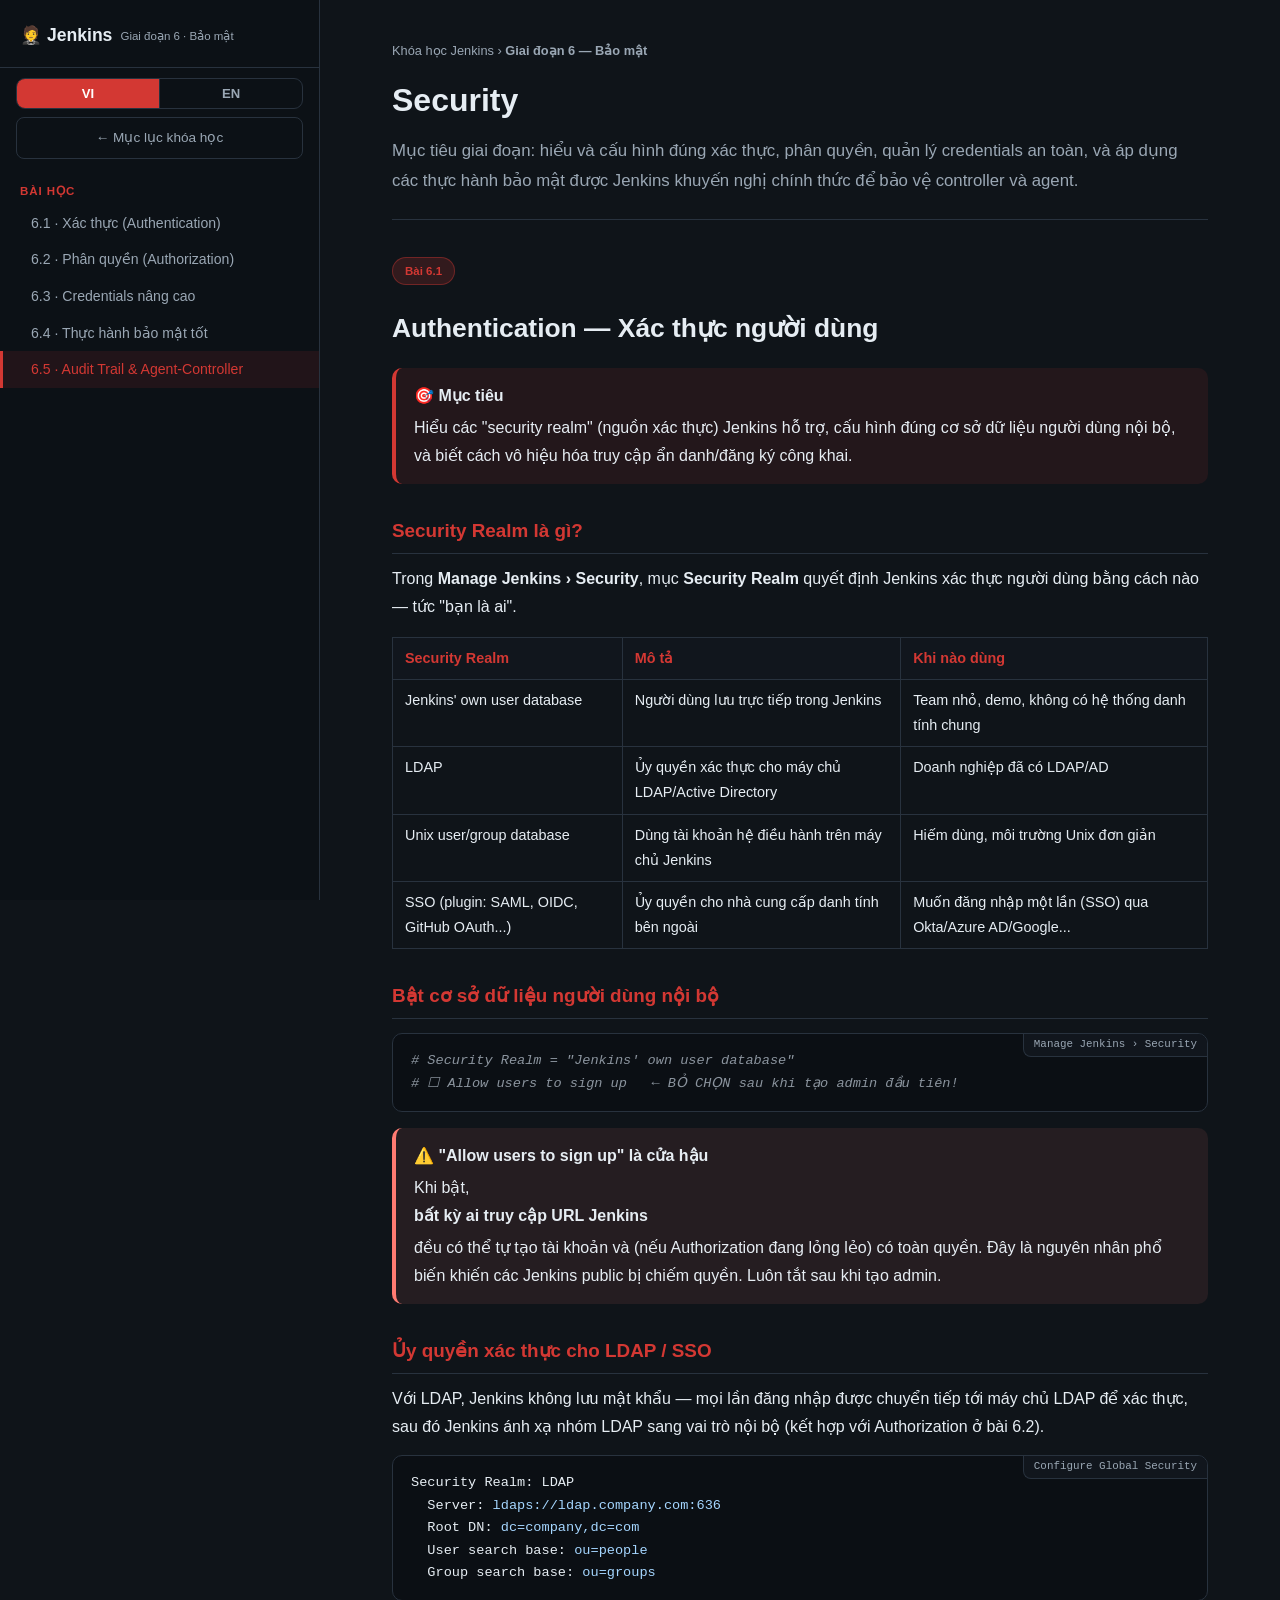
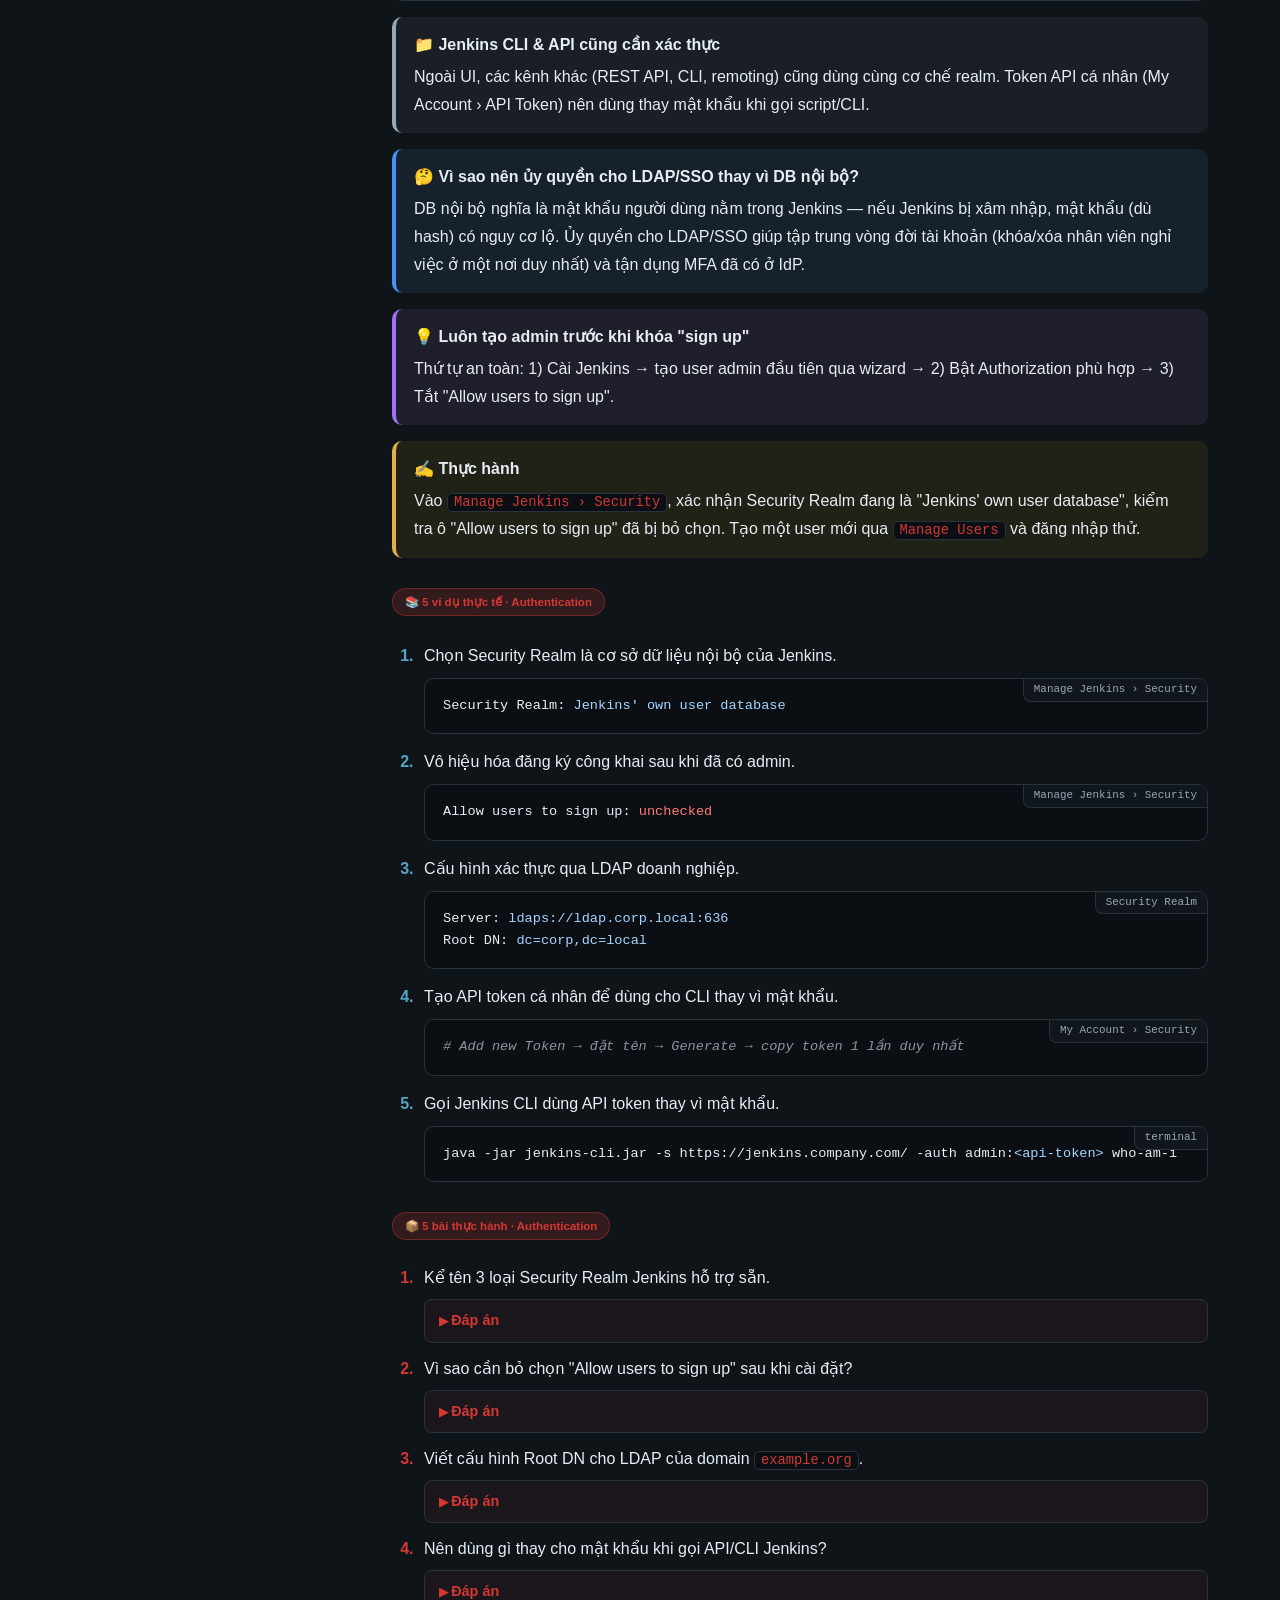
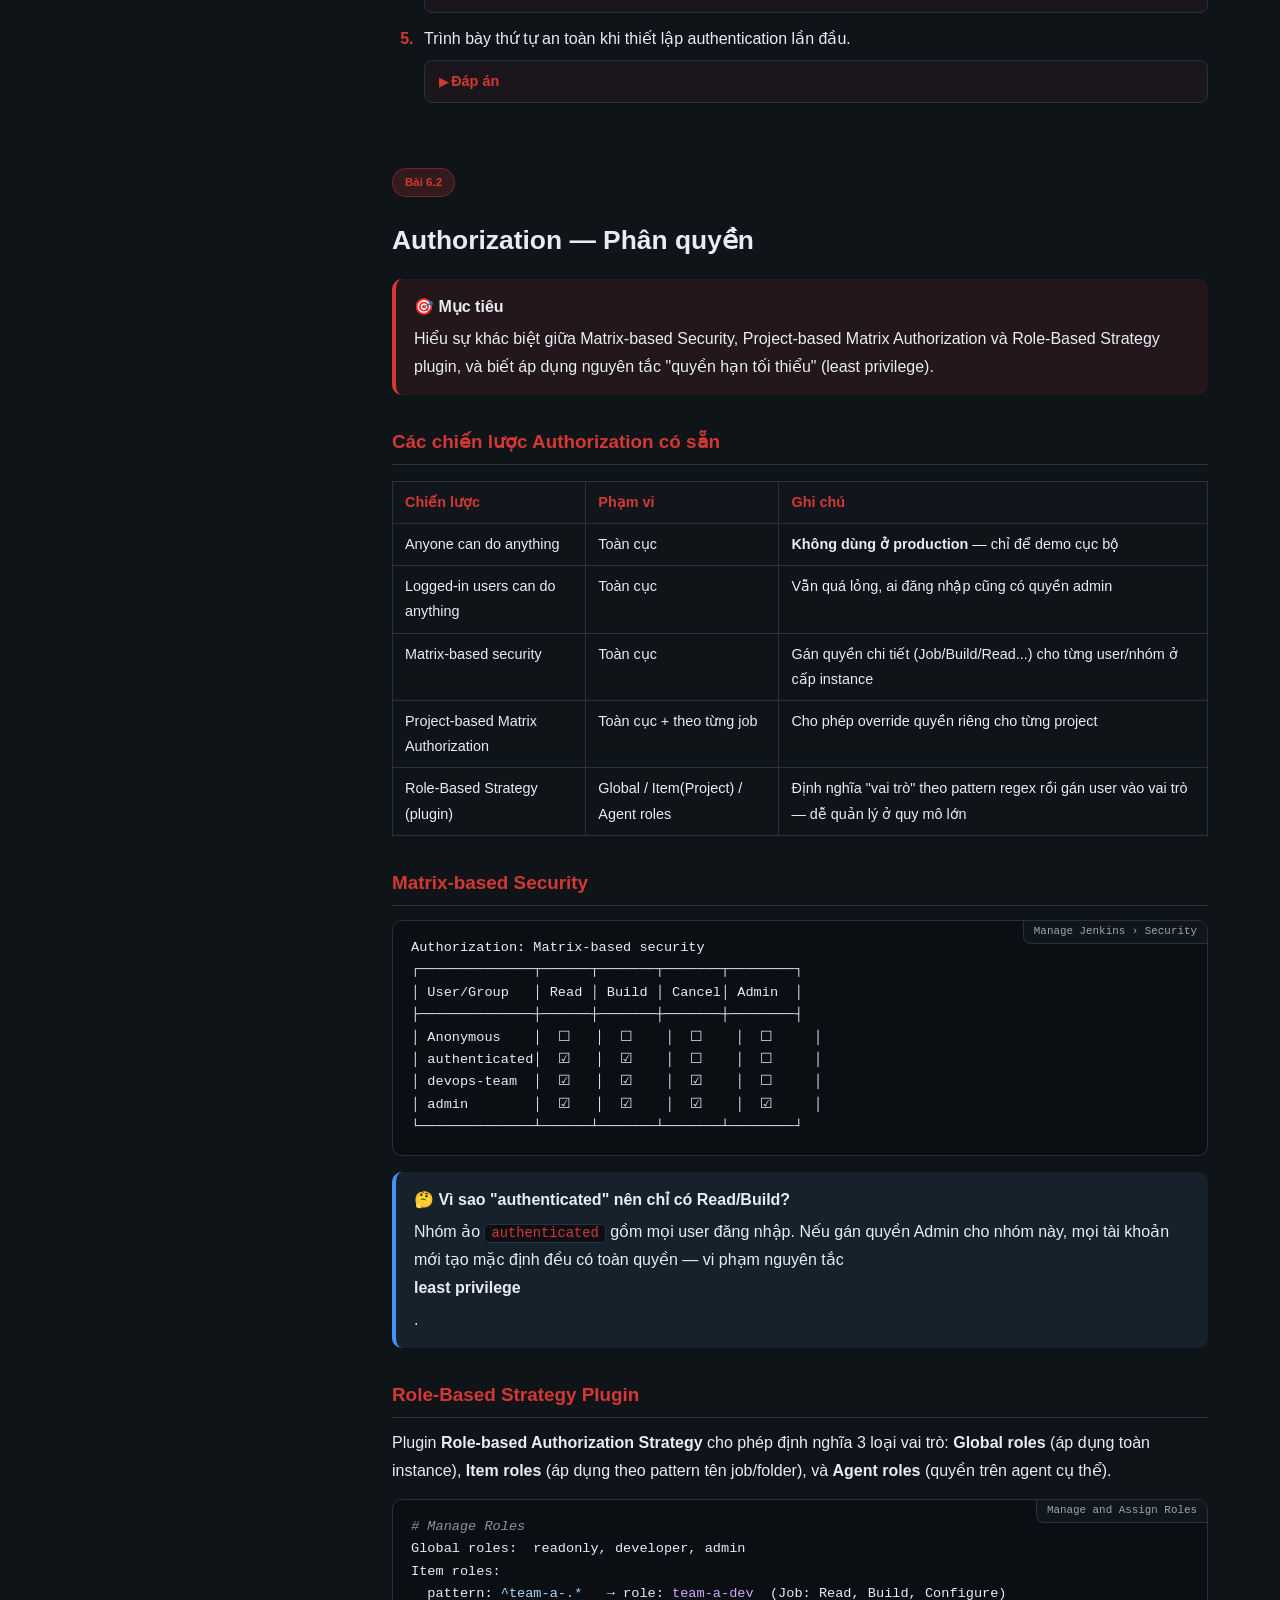
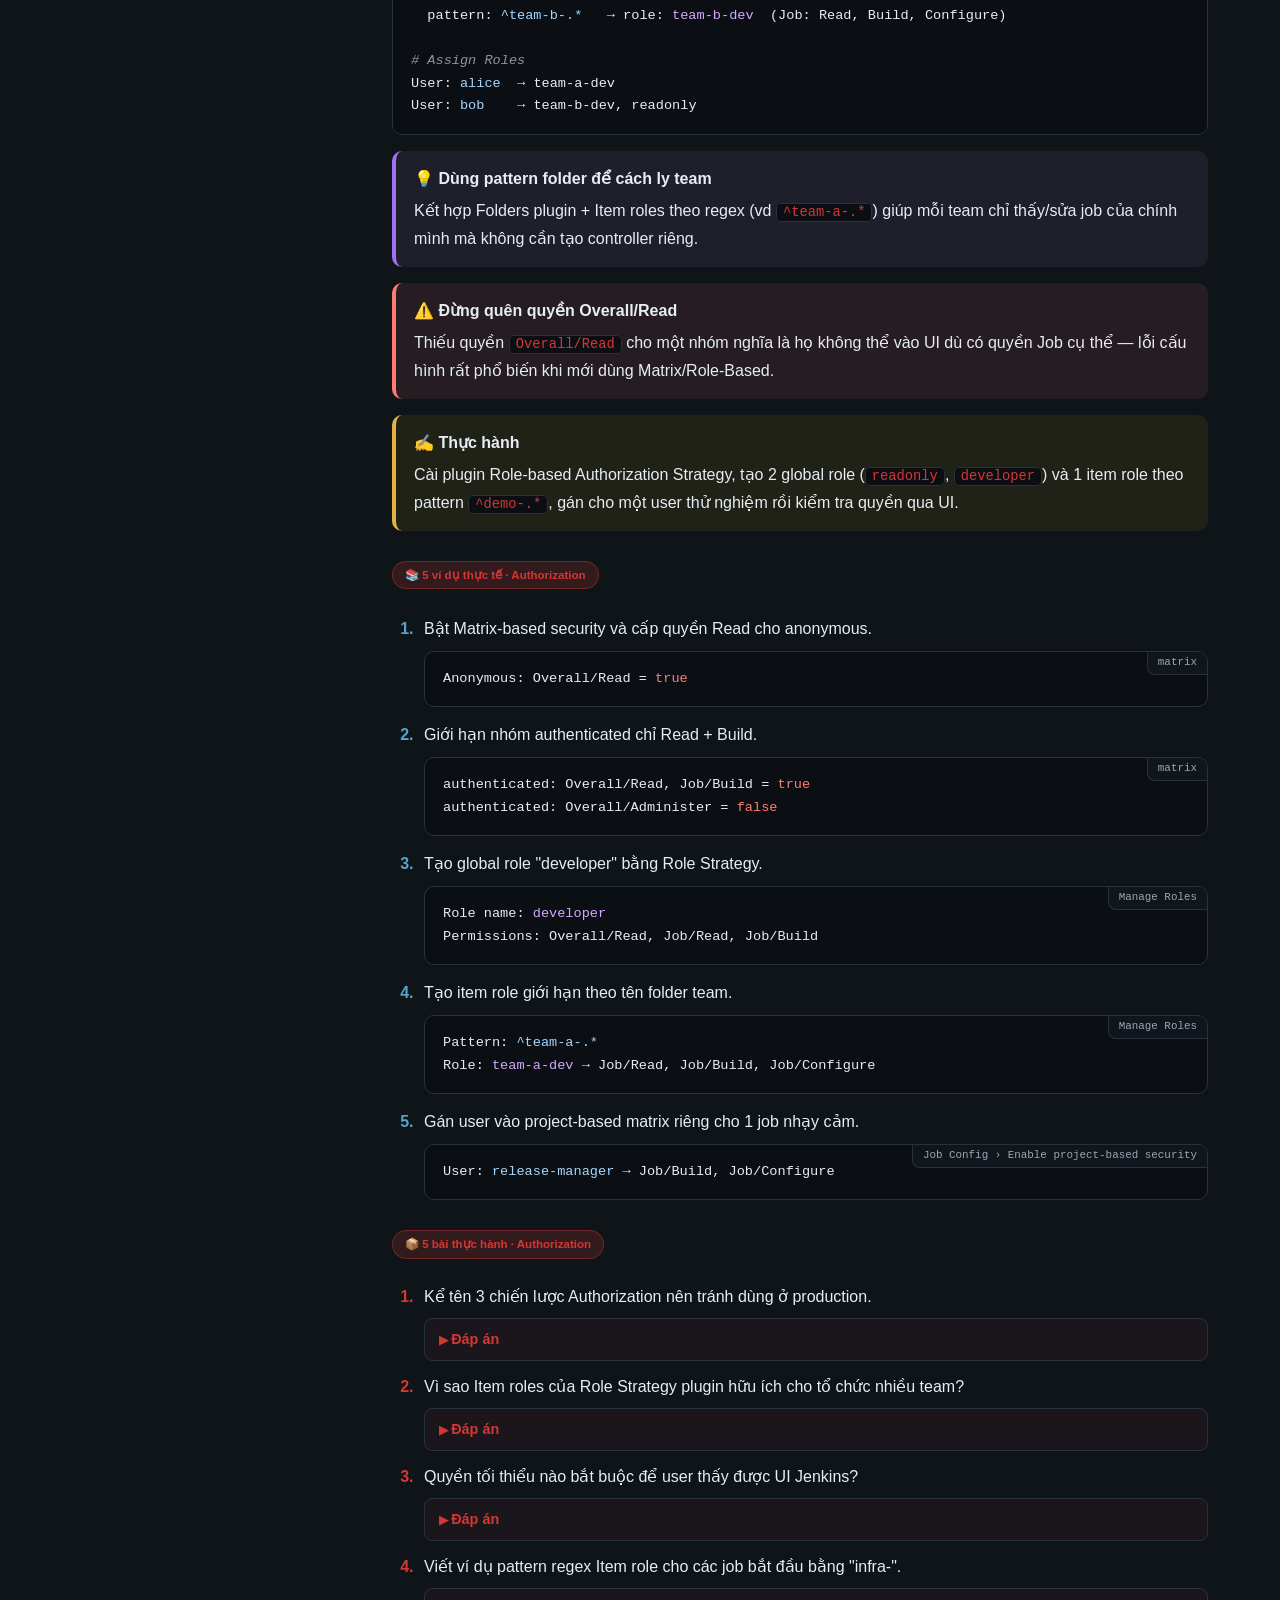
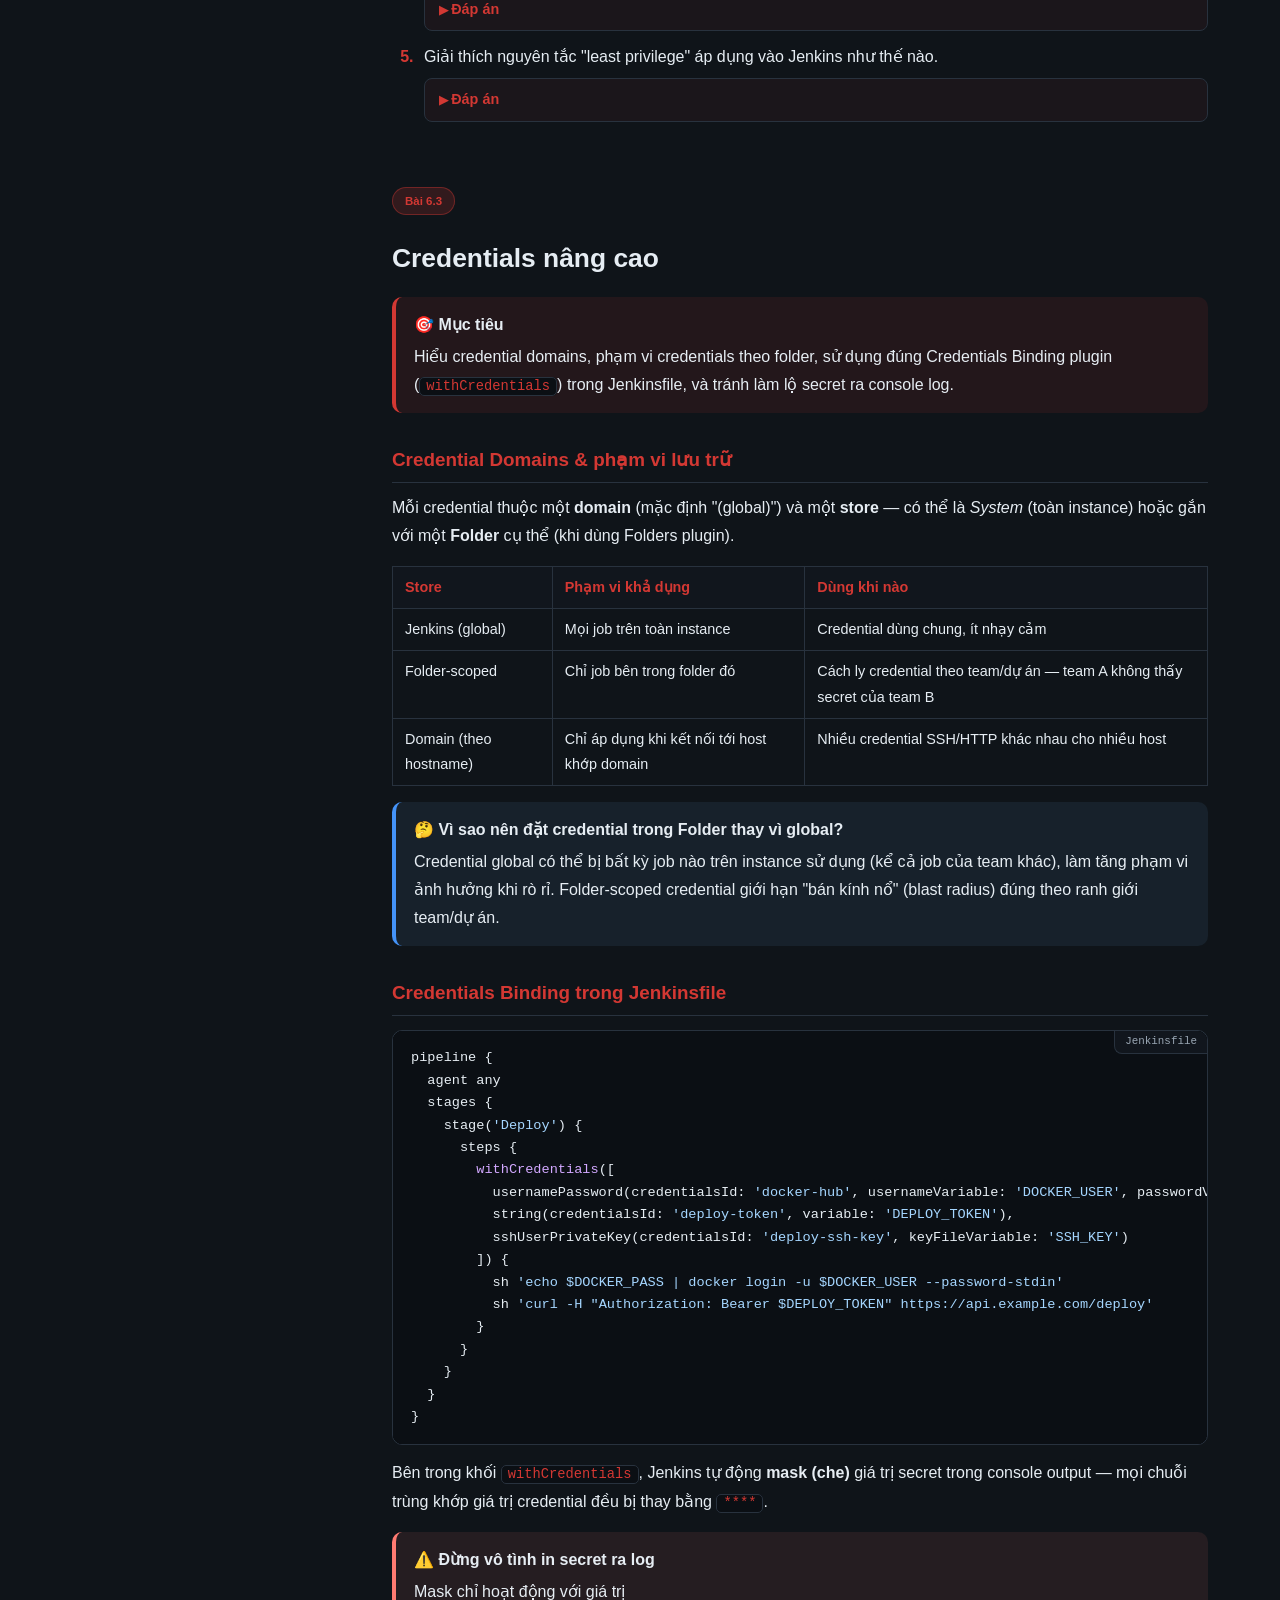
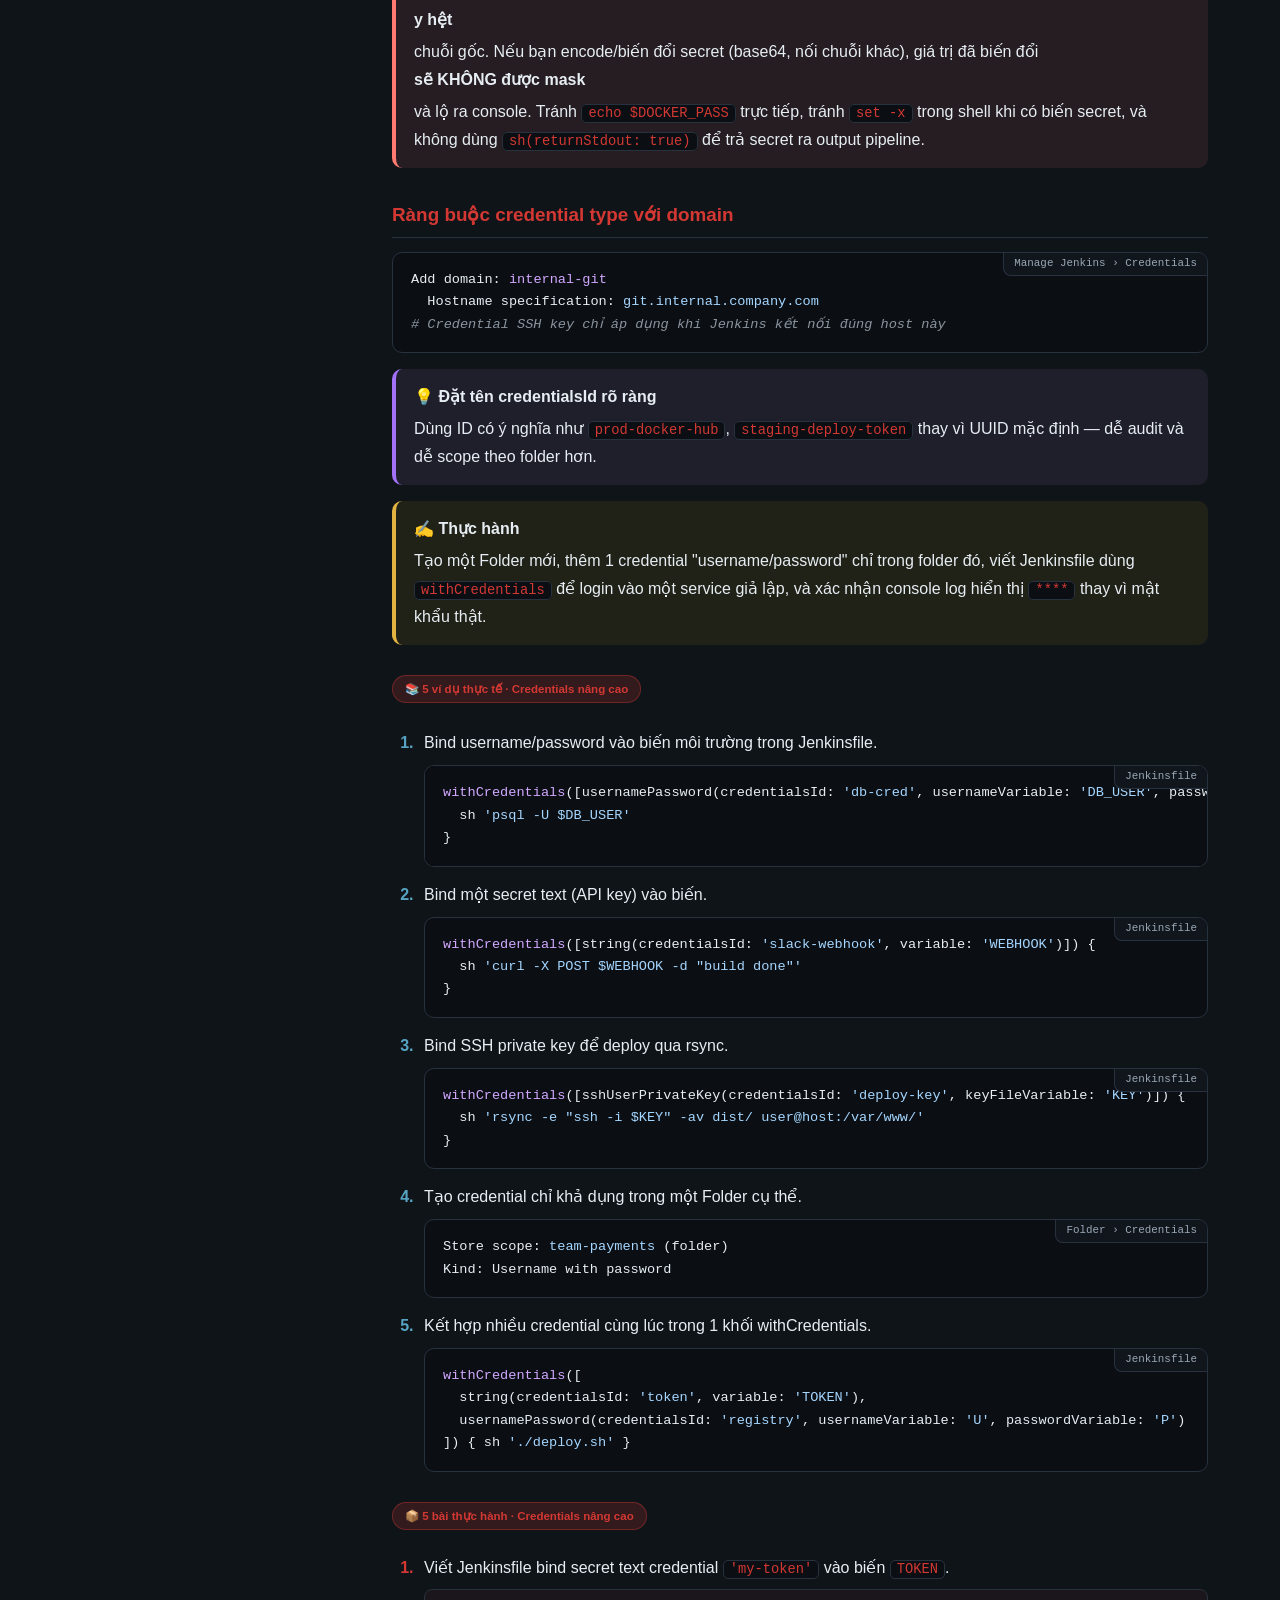
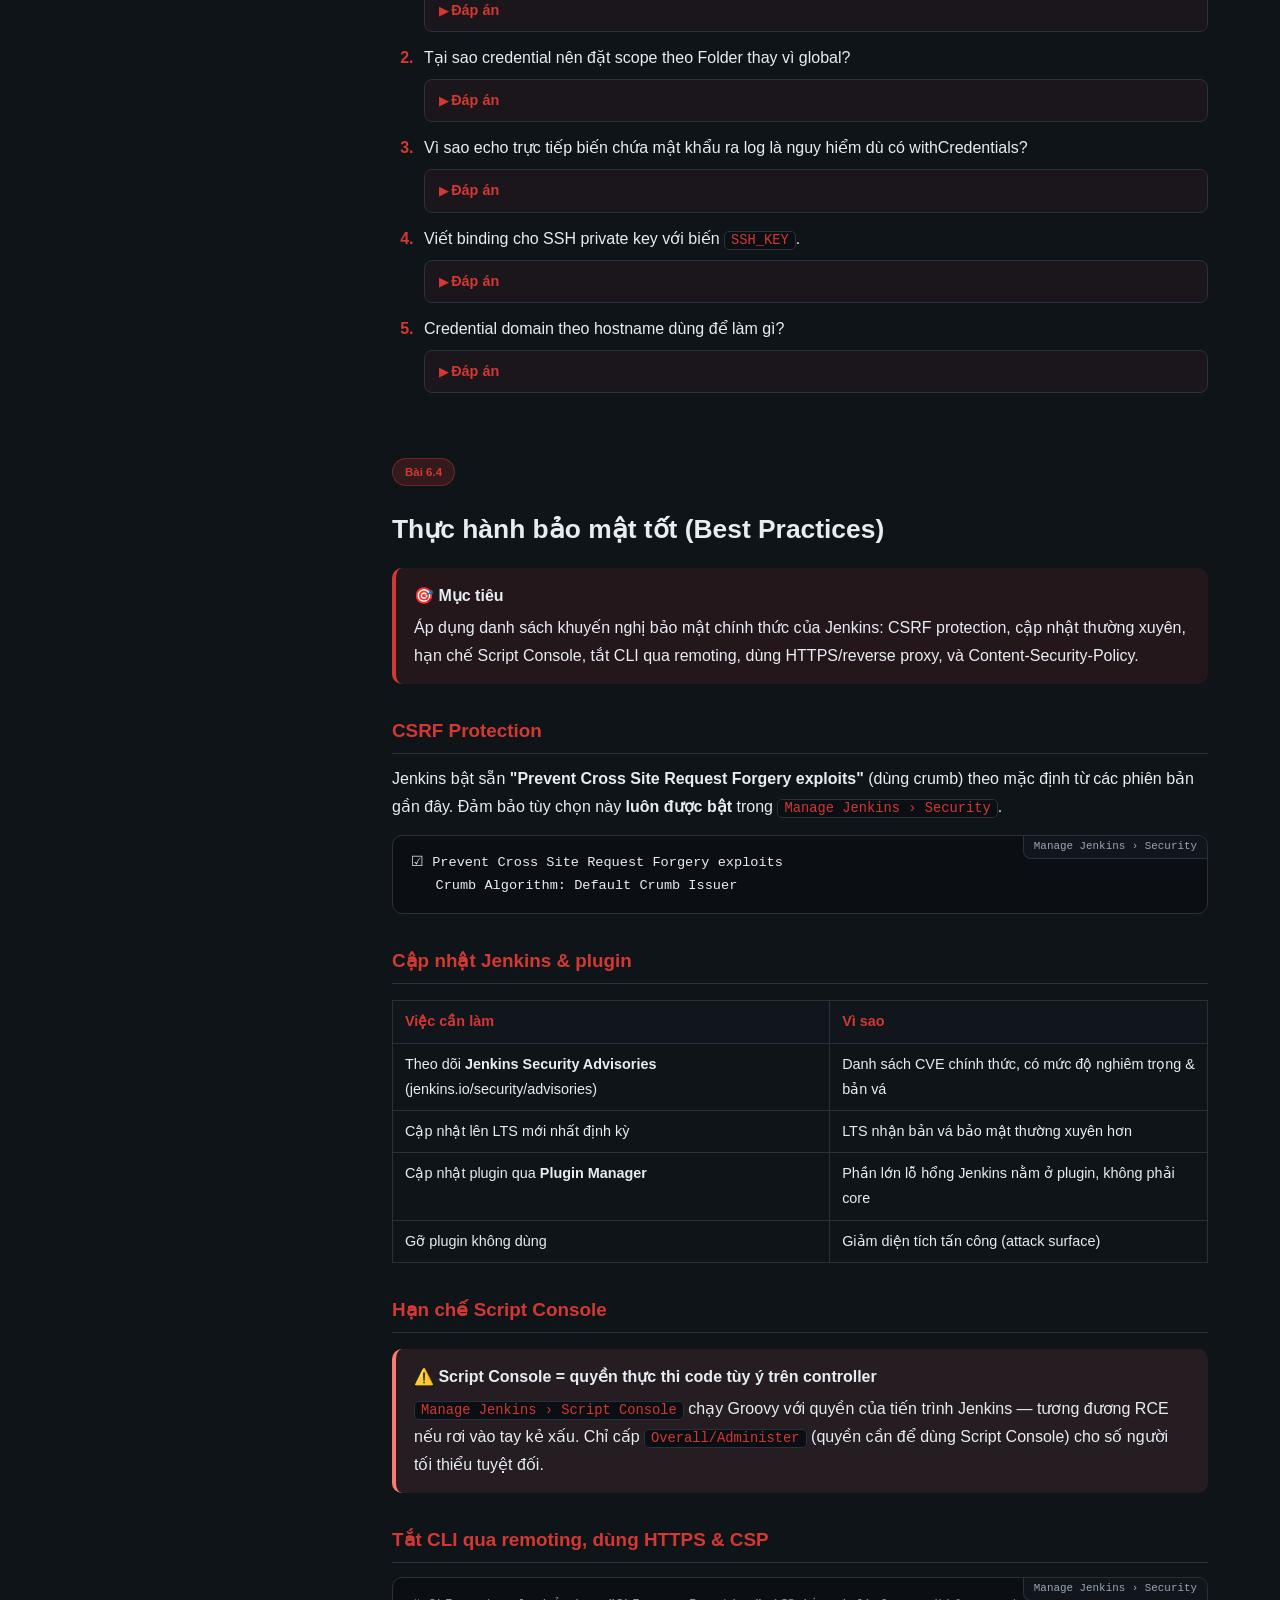
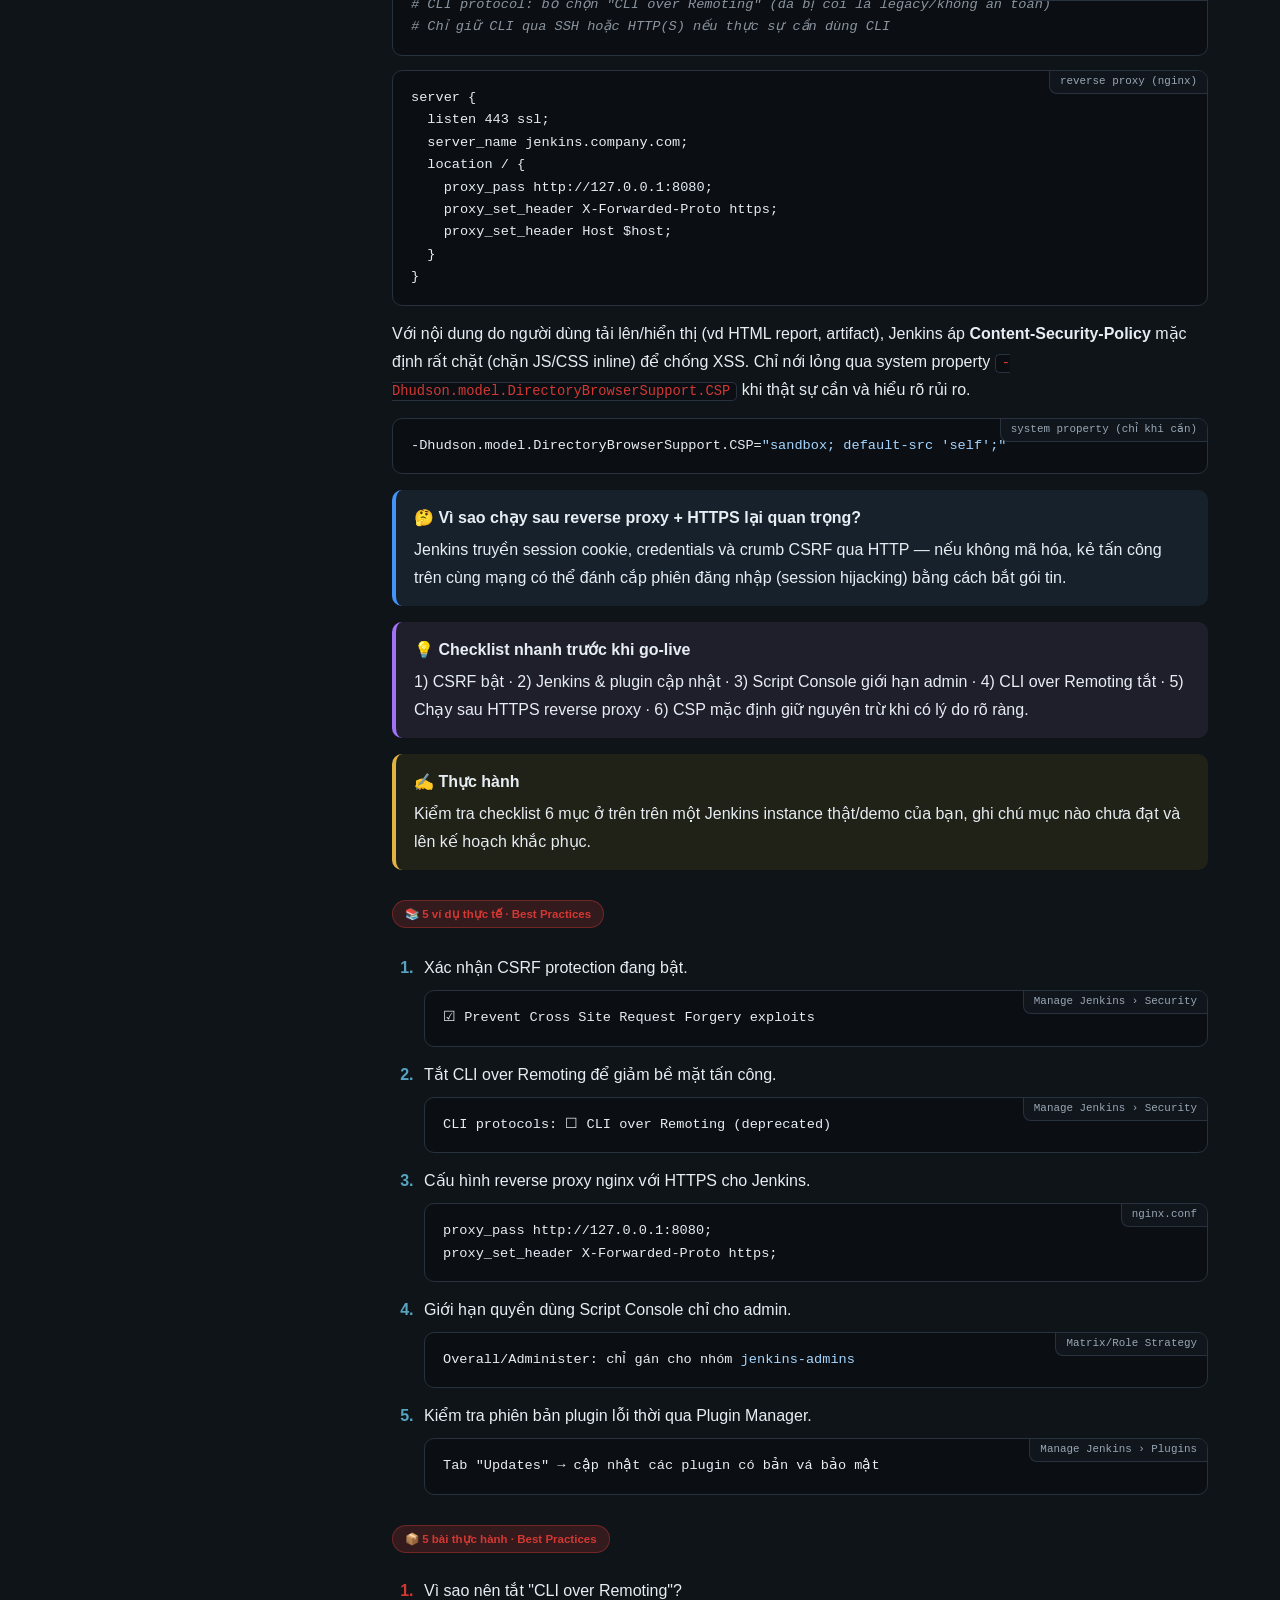
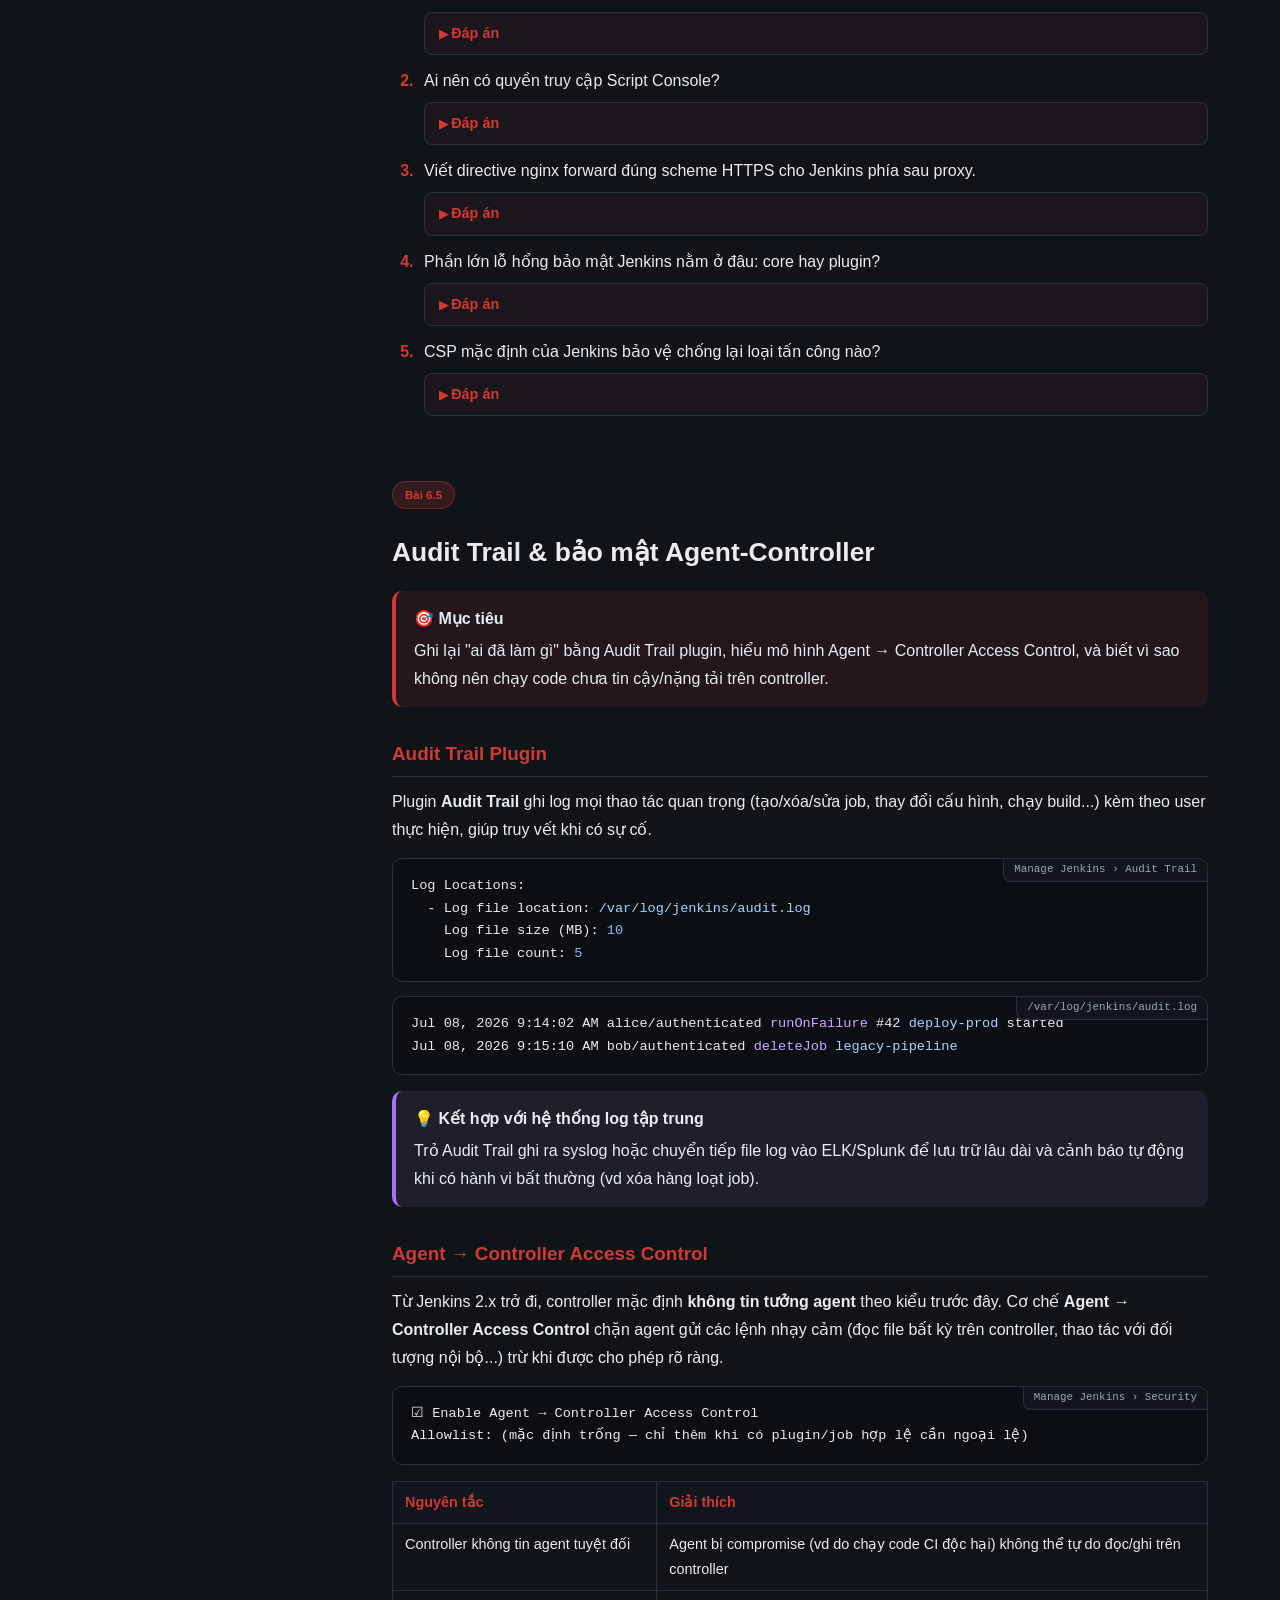
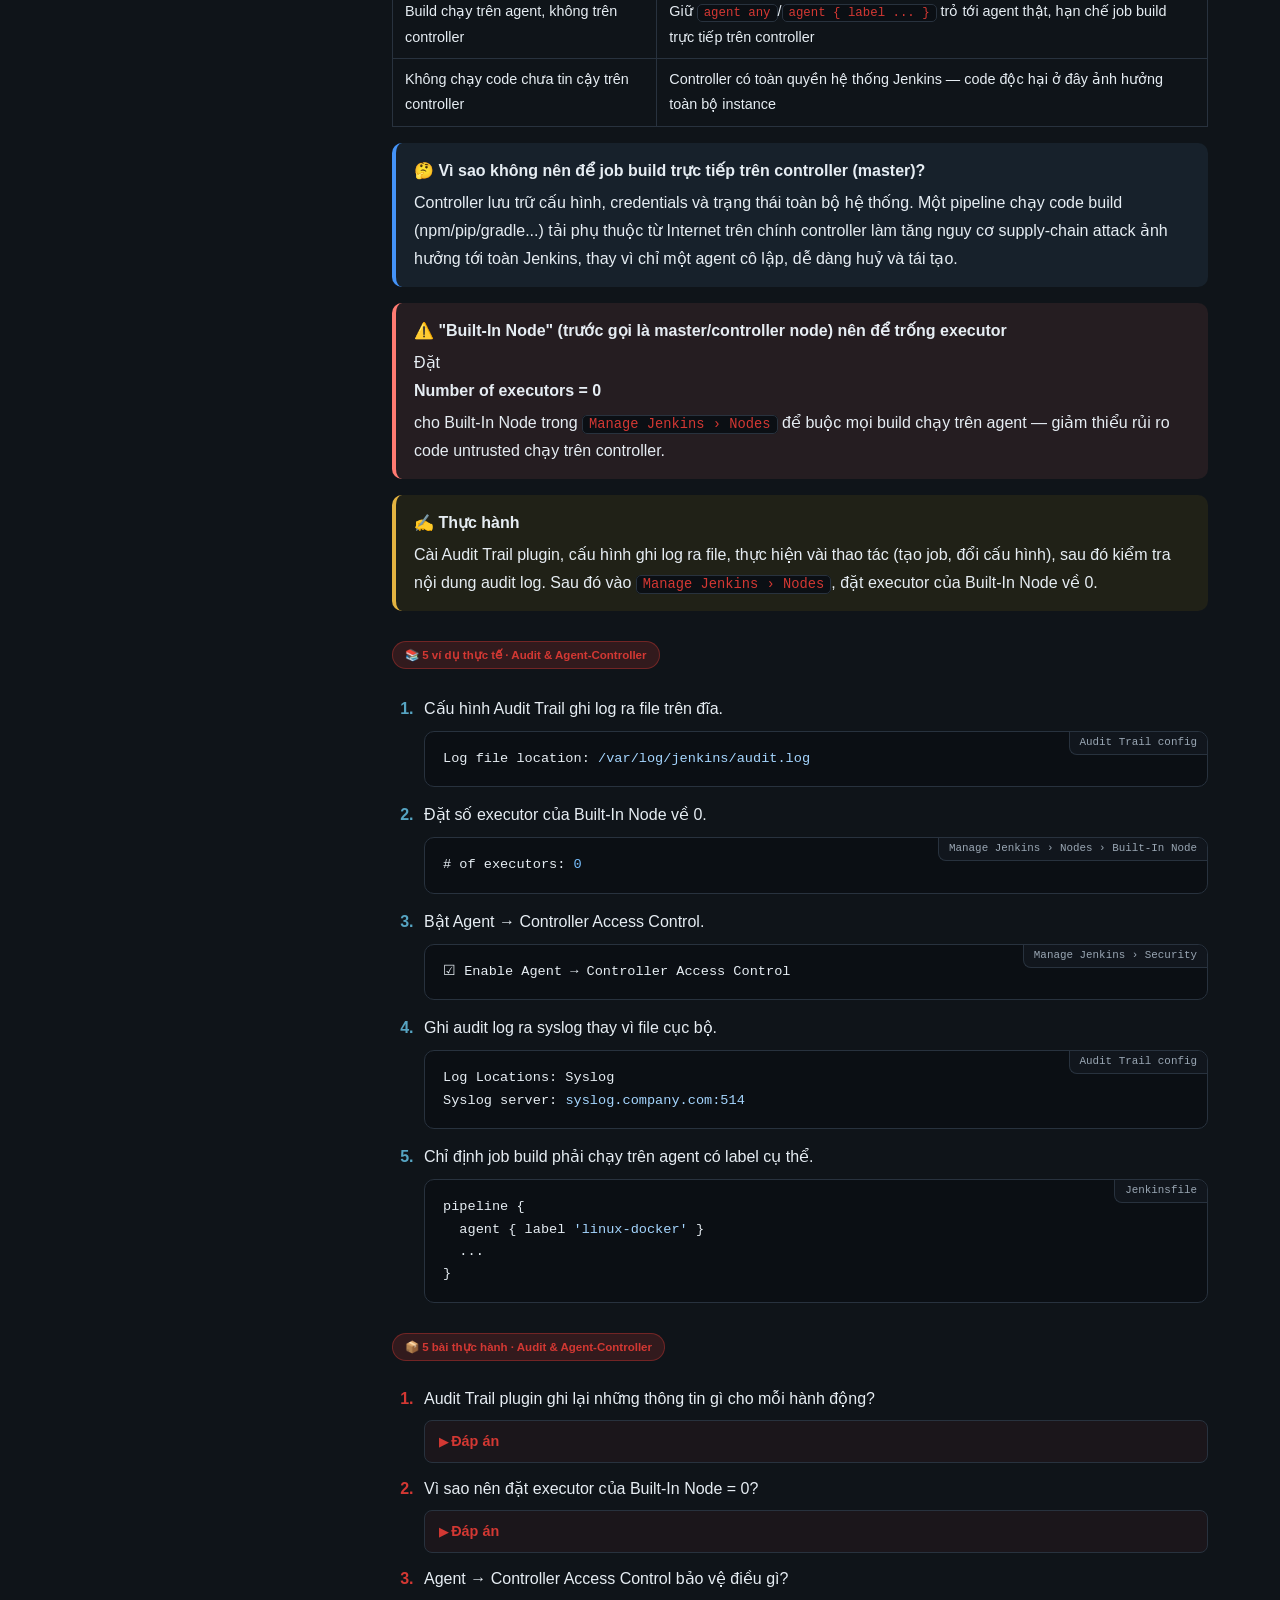
<file: phase6-security.html>
<!DOCTYPE html>
<html lang="vi">
<head>
<meta charset="UTF-8">
<meta name="viewport" content="width=device-width, initial-scale=1.0">
<title>Giai đoạn 6 — Security | Khóa học Jenkins</title>
<link rel="stylesheet" href="assets/course.css">
</head>
<body class="lang-vi">
<div class="layout">
<nav class="side">
  <div class="brand">🤵 Jenkins<small><span class="vi">Giai đoạn 6 · Bảo mật</span><span class="en">Stage 6 · Security</span></small></div>
  <div class="lang-toggle">
    <button data-lang="vi" class="on">VI</button>
    <button data-lang="en">EN</button>
  </div>
  <a class="nav-home" href="index.html"><span class="vi">← Mục lục khóa học</span><span class="en">← Course index</span></a>
  <div class="grp"><span class="vi">Bài học</span><span class="en">Lessons</span></div>
  <a class="lnk" href="#authentication">6.1 · <span class="vi">Xác thực (Authentication)</span><span class="en">Authentication</span></a>
  <a class="lnk" href="#authorization">6.2 · <span class="vi">Phân quyền (Authorization)</span><span class="en">Authorization</span></a>
  <a class="lnk" href="#credentials-advanced">6.3 · <span class="vi">Credentials nâng cao</span><span class="en">Advanced Credentials</span></a>
  <a class="lnk" href="#best-practices">6.4 · <span class="vi">Thực hành bảo mật tốt</span><span class="en">Security Best Practices</span></a>
  <a class="lnk" href="#audit">6.5 · <span class="vi">Audit Trail &amp; Agent-Controller</span><span class="en">Audit Trail &amp; Agent-Controller</span></a>
</nav>

<main>
<header class="top">
  <div class="crumb"><span class="vi">Khóa học Jenkins › <b>Giai đoạn 6 — Bảo mật</b></span><span class="en">Jenkins Course › <b>Stage 6 — Security</b></span></div>
  <h1>Security</h1>
  <p class="lead"><span class="vi">Mục tiêu giai đoạn: hiểu và cấu hình đúng xác thực, phân quyền, quản lý credentials an toàn, và áp dụng các thực hành bảo mật được Jenkins khuyến nghị chính thức để bảo vệ controller và agent.</span><span class="en">Stage goal: correctly configure authentication and authorization, manage credentials securely, and apply Jenkins' officially recommended security practices to protect the controller and agents.</span></p>
</header>

<!-- ============ 6.1 ============ -->
<section class="lesson" id="authentication">
<div class="lang vi">
  <span class="phase-tag">Bài 6.1</span>
  <h2>Authentication — Xác thực người dùng</h2>
  <div class="box goal"><b>🎯 Mục tiêu</b>Hiểu các "security realm" (nguồn xác thực) Jenkins hỗ trợ, cấu hình đúng cơ sở dữ liệu người dùng nội bộ, và biết cách vô hiệu hóa truy cập ẩn danh/đăng ký công khai.</div>
  <h3>Security Realm là gì?</h3>
  <p>Trong <b>Manage Jenkins › Security</b>, mục <b>Security Realm</b> quyết định Jenkins xác thực người dùng bằng cách nào — tức "bạn là ai".</p>
  <table>
    <tr><th>Security Realm</th><th>Mô tả</th><th>Khi nào dùng</th></tr>
    <tr><td>Jenkins' own user database</td><td>Người dùng lưu trực tiếp trong Jenkins</td><td>Team nhỏ, demo, không có hệ thống danh tính chung</td></tr>
    <tr><td>LDAP</td><td>Ủy quyền xác thực cho máy chủ LDAP/Active Directory</td><td>Doanh nghiệp đã có LDAP/AD</td></tr>
    <tr><td>Unix user/group database</td><td>Dùng tài khoản hệ điều hành trên máy chủ Jenkins</td><td>Hiếm dùng, môi trường Unix đơn giản</td></tr>
    <tr><td>SSO (plugin: SAML, OIDC, GitHub OAuth...)</td><td>Ủy quyền cho nhà cung cấp danh tính bên ngoài</td><td>Muốn đăng nhập một lần (SSO) qua Okta/Azure AD/Google...</td></tr>
  </table>
  <h3>Bật cơ sở dữ liệu người dùng nội bộ</h3>
<pre><span class="lbl">Manage Jenkins › Security</span><span class="cmt"># Security Realm = "Jenkins' own user database"</span>
<span class="cmt"># ☐ Allow users to sign up   ← BỎ CHỌN sau khi tạo admin đầu tiên!</span></pre>
  <div class="box warn"><b>⚠️ "Allow users to sign up" là cửa hậu</b>Khi bật, <b>bất kỳ ai truy cập URL Jenkins</b> đều có thể tự tạo tài khoản và (nếu Authorization đang lỏng lẻo) có toàn quyền. Đây là nguyên nhân phổ biến khiến các Jenkins public bị chiếm quyền. Luôn tắt sau khi tạo admin.</div>
  <h3>Ủy quyền xác thực cho LDAP / SSO</h3>
  <p>Với LDAP, Jenkins không lưu mật khẩu — mọi lần đăng nhập được chuyển tiếp tới máy chủ LDAP để xác thực, sau đó Jenkins ánh xạ nhóm LDAP sang vai trò nội bộ (kết hợp với Authorization ở bài 6.2).</p>
<pre><span class="lbl">Configure Global Security</span>Security Realm: LDAP
  Server: <span class="str">ldaps://ldap.company.com:636</span>
  Root DN: <span class="str">dc=company,dc=com</span>
  User search base: <span class="str">ou=people</span>
  Group search base: <span class="str">ou=groups</span></pre>
  <div class="box note"><b>📁 Jenkins CLI &amp; API cũng cần xác thực</b>Ngoài UI, các kênh khác (REST API, CLI, remoting) cũng dùng cùng cơ chế realm. Token API cá nhân (My Account › API Token) nên dùng thay mật khẩu khi gọi script/CLI.</div>
  <div class="box why"><b>🤔 Vì sao nên ủy quyền cho LDAP/SSO thay vì DB nội bộ?</b>DB nội bộ nghĩa là mật khẩu người dùng nằm trong Jenkins — nếu Jenkins bị xâm nhập, mật khẩu (dù hash) có nguy cơ lộ. Ủy quyền cho LDAP/SSO giúp tập trung vòng đời tài khoản (khóa/xóa nhân viên nghỉ việc ở một nơi duy nhất) và tận dụng MFA đã có ở IdP.</div>
  <div class="box tip"><b>💡 Luôn tạo admin trước khi khóa "sign up"</b>Thứ tự an toàn: 1) Cài Jenkins → tạo user admin đầu tiên qua wizard → 2) Bật Authorization phù hợp → 3) Tắt "Allow users to sign up".</div>
  <div class="box practice"><b>✍️ Thực hành</b>Vào <code class="inline">Manage Jenkins › Security</code>, xác nhận Security Realm đang là "Jenkins' own user database", kiểm tra ô "Allow users to sign up" đã bị bỏ chọn. Tạo một user mới qua <code class="inline">Manage Users</code> và đăng nhập thử.</div>
  <div class="drill-head"><span class="phase-tag">📚 5 ví dụ thực tế · Authentication</span></div>
  <ol class="examples">
    <li><span class="task">Chọn Security Realm là cơ sở dữ liệu nội bộ của Jenkins.</span>
<pre><span class="lbl">Manage Jenkins › Security</span>Security Realm: <span class="str">Jenkins' own user database</span></pre></li>
    <li><span class="task">Vô hiệu hóa đăng ký công khai sau khi đã có admin.</span>
<pre><span class="lbl">Manage Jenkins › Security</span>Allow users to sign up: <span class="kw">unchecked</span></pre></li>
    <li><span class="task">Cấu hình xác thực qua LDAP doanh nghiệp.</span>
<pre><span class="lbl">Security Realm</span>Server: <span class="str">ldaps://ldap.corp.local:636</span>
Root DN: <span class="str">dc=corp,dc=local</span></pre></li>
    <li><span class="task">Tạo API token cá nhân để dùng cho CLI thay vì mật khẩu.</span>
<pre><span class="lbl">My Account › Security</span><span class="cmt"># Add new Token → đặt tên → Generate → copy token 1 lần duy nhất</span></pre></li>
    <li><span class="task">Gọi Jenkins CLI dùng API token thay vì mật khẩu.</span>
<pre><span class="lbl">terminal</span>java -jar jenkins-cli.jar -s https://jenkins.company.com/ -auth admin:<span class="str">&lt;api-token&gt;</span> who-am-i</pre></li>
  </ol>
  <div class="drill-head"><span class="phase-tag">📦 5 bài thực hành · Authentication</span></div>
  <ol class="drills">
    <li><span class="task">Kể tên 3 loại Security Realm Jenkins hỗ trợ sẵn.</span>
      <details class="ans"><summary>Đáp án</summary><div class="a-body"><pre><span class="cmt">// Jenkins' own user database, LDAP, Unix user/group database (+ plugin SSO như SAML/OIDC)</span></pre></div></details></li>
    <li><span class="task">Vì sao cần bỏ chọn "Allow users to sign up" sau khi cài đặt?</span>
      <details class="ans"><summary>Đáp án</summary><div class="a-body"><pre><span class="cmt">// Nếu bật, bất kỳ ai truy cập URL cũng tự tạo được tài khoản có thể có quyền cao — lỗ hổng bảo mật nghiêm trọng</span></pre></div></details></li>
    <li><span class="task">Viết cấu hình Root DN cho LDAP của domain <code class="inline">example.org</code>.</span>
      <details class="ans"><summary>Đáp án</summary><div class="a-body"><pre>Root DN: <span class="str">dc=example,dc=org</span></pre></div></details></li>
    <li><span class="task">Nên dùng gì thay cho mật khẩu khi gọi API/CLI Jenkins?</span>
      <details class="ans"><summary>Đáp án</summary><div class="a-body"><pre><span class="cmt">// API Token cá nhân (My Account → Security → API Token)</span></pre></div></details></li>
    <li><span class="task">Trình bày thứ tự an toàn khi thiết lập authentication lần đầu.</span>
      <details class="ans"><summary>Đáp án</summary><div class="a-body"><pre><span class="cmt">// 1) Tạo admin qua setup wizard → 2) Cấu hình Authorization → 3) Tắt "Allow users to sign up"</span></pre></div></details></li>
  </ol>
</div>
<div class="lang en">
  <span class="phase-tag">Lesson 6.1</span>
  <h2>Authentication — User Authentication</h2>
  <div class="box goal"><b>🎯 Goal</b>Understand the "security realms" Jenkins supports, correctly configure the internal user database, and know how to disable anonymous access/public sign-up.</div>
  <h3>What is a Security Realm?</h3>
  <p>Under <b>Manage Jenkins › Security</b>, the <b>Security Realm</b> section decides how Jenkins authenticates users — i.e. "who you are".</p>
  <table>
    <tr><th>Security Realm</th><th>Description</th><th>When to use</th></tr>
    <tr><td>Jenkins' own user database</td><td>Users stored directly in Jenkins</td><td>Small teams, demos, no shared identity system</td></tr>
    <tr><td>LDAP</td><td>Delegates authentication to an LDAP/Active Directory server</td><td>Enterprises already running LDAP/AD</td></tr>
    <tr><td>Unix user/group database</td><td>Uses OS accounts on the Jenkins host</td><td>Rare, simple Unix environments</td></tr>
    <tr><td>SSO (plugin: SAML, OIDC, GitHub OAuth...)</td><td>Delegates to an external identity provider</td><td>Single sign-on via Okta/Azure AD/Google...</td></tr>
  </table>
  <h3>Enabling the internal user database</h3>
<pre><span class="lbl">Manage Jenkins › Security</span><span class="cmt"># Security Realm = "Jenkins' own user database"</span>
<span class="cmt"># ☐ Allow users to sign up   ← UNCHECK after creating the first admin!</span></pre>
  <div class="box warn"><b>⚠️ "Allow users to sign up" is a backdoor</b>When enabled, <b>anyone who reaches the Jenkins URL</b> can self-register and (if Authorization is loose) end up with full control. This is a common way public Jenkins instances get taken over. Always disable it after creating the admin.</div>
  <h3>Delegating authentication to LDAP / SSO</h3>
  <p>With LDAP, Jenkins doesn't store passwords — every login is forwarded to the LDAP server for verification, then Jenkins maps LDAP groups to internal roles (combined with Authorization from lesson 6.2).</p>
<pre><span class="lbl">Configure Global Security</span>Security Realm: LDAP
  Server: <span class="str">ldaps://ldap.company.com:636</span>
  Root DN: <span class="str">dc=company,dc=com</span>
  User search base: <span class="str">ou=people</span>
  Group search base: <span class="str">ou=groups</span></pre>
  <div class="box note"><b>📁 The Jenkins CLI &amp; API also need authentication</b>Besides the UI, other channels (REST API, CLI, remoting) use the same realm. A personal API token (My Account › API Token) should be used in place of a password for scripts/CLI.</div>
  <div class="box why"><b>🤔 Why delegate to LDAP/SSO instead of the internal DB?</b>The internal DB means user passwords live inside Jenkins — if Jenkins is compromised, hashed passwords are at risk of exposure. Delegating to LDAP/SSO centralizes account lifecycle (lock/remove a departing employee in one place) and leverages MFA already enforced at the IdP.</div>
  <div class="box tip"><b>💡 Always create the admin before locking "sign up"</b>Safe order: 1) Install Jenkins → create the first admin via the setup wizard → 2) Enable proper Authorization → 3) Disable "Allow users to sign up".</div>
  <div class="box practice"><b>✍️ Exercise</b>Go to <code class="inline">Manage Jenkins › Security</code>, confirm the Security Realm is "Jenkins' own user database", and verify "Allow users to sign up" is unchecked. Create a new user via <code class="inline">Manage Users</code> and log in with it.</div>
  <div class="drill-head"><span class="phase-tag">📚 5 real-world examples · Authentication</span></div>
  <ol class="examples">
    <li><span class="task">Select Jenkins' own internal database as the Security Realm.</span>
<pre><span class="lbl">Manage Jenkins › Security</span>Security Realm: <span class="str">Jenkins' own user database</span></pre></li>
    <li><span class="task">Disable public sign-up once an admin exists.</span>
<pre><span class="lbl">Manage Jenkins › Security</span>Allow users to sign up: <span class="kw">unchecked</span></pre></li>
    <li><span class="task">Configure authentication via an enterprise LDAP server.</span>
<pre><span class="lbl">Security Realm</span>Server: <span class="str">ldaps://ldap.corp.local:636</span>
Root DN: <span class="str">dc=corp,dc=local</span></pre></li>
    <li><span class="task">Create a personal API token for CLI use instead of a password.</span>
<pre><span class="lbl">My Account › Security</span><span class="cmt"># Add new Token → name it → Generate → copy once</span></pre></li>
    <li><span class="task">Call the Jenkins CLI using an API token instead of a password.</span>
<pre><span class="lbl">terminal</span>java -jar jenkins-cli.jar -s https://jenkins.company.com/ -auth admin:<span class="str">&lt;api-token&gt;</span> who-am-i</pre></li>
  </ol>
  <div class="drill-head"><span class="phase-tag">📦 5 drills · Authentication</span></div>
  <ol class="drills">
    <li><span class="task">Name 3 Security Realms Jenkins supports out of the box.</span>
      <details class="ans"><summary>Answer</summary><div class="a-body"><pre><span class="cmt">// Jenkins' own user database, LDAP, Unix user/group database (+ plugin SSO like SAML/OIDC)</span></pre></div></details></li>
    <li><span class="task">Why uncheck "Allow users to sign up" after setup?</span>
      <details class="ans"><summary>Answer</summary><div class="a-body"><pre><span class="cmt">// If left on, anyone reaching the URL can self-register with potentially high privileges — a serious hole</span></pre></div></details></li>
    <li><span class="task">Write the Root DN config for domain <code class="inline">example.org</code>.</span>
      <details class="ans"><summary>Answer</summary><div class="a-body"><pre>Root DN: <span class="str">dc=example,dc=org</span></pre></div></details></li>
    <li><span class="task">What should replace passwords when calling the Jenkins API/CLI?</span>
      <details class="ans"><summary>Answer</summary><div class="a-body"><pre><span class="cmt">// A personal API Token (My Account → Security → API Token)</span></pre></div></details></li>
    <li><span class="task">State the safe order for setting up authentication initially.</span>
      <details class="ans"><summary>Answer</summary><div class="a-body"><pre><span class="cmt">// 1) Create admin via setup wizard → 2) Configure Authorization → 3) Disable "Allow users to sign up"</span></pre></div></details></li>
  </ol>
</div>
</section>

<!-- ============ 6.2 ============ -->
<section class="lesson" id="authorization">
<div class="lang vi">
  <span class="phase-tag">Bài 6.2</span>
  <h2>Authorization — Phân quyền</h2>
  <div class="box goal"><b>🎯 Mục tiêu</b>Hiểu sự khác biệt giữa Matrix-based Security, Project-based Matrix Authorization và Role-Based Strategy plugin, và biết áp dụng nguyên tắc "quyền hạn tối thiểu" (least privilege).</div>
  <h3>Các chiến lược Authorization có sẵn</h3>
  <table>
    <tr><th>Chiến lược</th><th>Phạm vi</th><th>Ghi chú</th></tr>
    <tr><td>Anyone can do anything</td><td>Toàn cục</td><td><b>Không dùng ở production</b> — chỉ để demo cục bộ</td></tr>
    <tr><td>Logged-in users can do anything</td><td>Toàn cục</td><td>Vẫn quá lỏng, ai đăng nhập cũng có quyền admin</td></tr>
    <tr><td>Matrix-based security</td><td>Toàn cục</td><td>Gán quyền chi tiết (Job/Build/Read...) cho từng user/nhóm ở cấp instance</td></tr>
    <tr><td>Project-based Matrix Authorization</td><td>Toàn cục + theo từng job</td><td>Cho phép override quyền riêng cho từng project</td></tr>
    <tr><td>Role-Based Strategy (plugin)</td><td>Global / Item(Project) / Agent roles</td><td>Định nghĩa "vai trò" theo pattern regex rồi gán user vào vai trò — dễ quản lý ở quy mô lớn</td></tr>
  </table>
  <h3>Matrix-based Security</h3>
<pre><span class="lbl">Manage Jenkins › Security</span>Authorization: Matrix-based security
┌──────────────┬──────┬───────┬───────┬────────┐
│ User/Group   │ Read │ Build │ Cancel│ Admin  │
├──────────────┼──────┼───────┼───────┼────────┤
│ Anonymous    │  ☐   │  ☐    │  ☐    │  ☐     │
│ authenticated│  ☑   │  ☑    │  ☐    │  ☐     │
│ devops-team  │  ☑   │  ☑    │  ☑    │  ☐     │
│ admin        │  ☑   │  ☑    │  ☑    │  ☑     │
└──────────────┴──────┴───────┴───────┴────────┘</pre>
  <div class="box why"><b>🤔 Vì sao "authenticated" nên chỉ có Read/Build?</b>Nhóm ảo <code class="inline">authenticated</code> gồm mọi user đăng nhập. Nếu gán quyền Admin cho nhóm này, mọi tài khoản mới tạo mặc định đều có toàn quyền — vi phạm nguyên tắc <b>least privilege</b>.</div>
  <h3>Role-Based Strategy Plugin</h3>
  <p>Plugin <b>Role-based Authorization Strategy</b> cho phép định nghĩa 3 loại vai trò: <b>Global roles</b> (áp dụng toàn instance), <b>Item roles</b> (áp dụng theo pattern tên job/folder), và <b>Agent roles</b> (quyền trên agent cụ thể).</p>
<pre><span class="lbl">Manage and Assign Roles</span><span class="cmt"># Manage Roles</span>
Global roles:  readonly, developer, admin
Item roles:
  pattern: <span class="str">^team-a-.*</span>   → role: <span class="fn">team-a-dev</span>  (Job: Read, Build, Configure)
  pattern: <span class="str">^team-b-.*</span>   → role: <span class="fn">team-b-dev</span>  (Job: Read, Build, Configure)

<span class="cmt"># Assign Roles</span>
User: <span class="str">alice</span>  → team-a-dev
User: <span class="str">bob</span>    → team-b-dev, readonly</pre>
  <div class="box tip"><b>💡 Dùng pattern folder để cách ly team</b>Kết hợp Folders plugin + Item roles theo regex (vd <code class="inline">^team-a-.*</code>) giúp mỗi team chỉ thấy/sửa job của chính mình mà không cần tạo controller riêng.</div>
  <div class="box warn"><b>⚠️ Đừng quên quyền Overall/Read</b>Thiếu quyền <code class="inline">Overall/Read</code> cho một nhóm nghĩa là họ không thể vào UI dù có quyền Job cụ thể — lỗi cấu hình rất phổ biến khi mới dùng Matrix/Role-Based.</div>
  <div class="box practice"><b>✍️ Thực hành</b>Cài plugin Role-based Authorization Strategy, tạo 2 global role (<code class="inline">readonly</code>, <code class="inline">developer</code>) và 1 item role theo pattern <code class="inline">^demo-.*</code>, gán cho một user thử nghiệm rồi kiểm tra quyền qua UI.</div>
  <div class="drill-head"><span class="phase-tag">📚 5 ví dụ thực tế · Authorization</span></div>
  <ol class="examples">
    <li><span class="task">Bật Matrix-based security và cấp quyền Read cho anonymous.</span>
<pre><span class="lbl">matrix</span>Anonymous: Overall/Read = <span class="kw">true</span></pre></li>
    <li><span class="task">Giới hạn nhóm authenticated chỉ Read + Build.</span>
<pre><span class="lbl">matrix</span>authenticated: Overall/Read, Job/Build = <span class="kw">true</span>
authenticated: Overall/Administer = <span class="kw">false</span></pre></li>
    <li><span class="task">Tạo global role "developer" bằng Role Strategy.</span>
<pre><span class="lbl">Manage Roles</span>Role name: <span class="fn">developer</span>
Permissions: Overall/Read, Job/Read, Job/Build</pre></li>
    <li><span class="task">Tạo item role giới hạn theo tên folder team.</span>
<pre><span class="lbl">Manage Roles</span>Pattern: <span class="str">^team-a-.*</span>
Role: <span class="fn">team-a-dev</span> → Job/Read, Job/Build, Job/Configure</pre></li>
    <li><span class="task">Gán user vào project-based matrix riêng cho 1 job nhạy cảm.</span>
<pre><span class="lbl">Job Config › Enable project-based security</span>User: <span class="str">release-manager</span> → Job/Build, Job/Configure</pre></li>
  </ol>
  <div class="drill-head"><span class="phase-tag">📦 5 bài thực hành · Authorization</span></div>
  <ol class="drills">
    <li><span class="task">Kể tên 3 chiến lược Authorization nên tránh dùng ở production.</span>
      <details class="ans"><summary>Đáp án</summary><div class="a-body"><pre><span class="cmt">// "Anyone can do anything" và (thường) "Logged-in users can do anything" — quá lỏng lẻo</span></pre></div></details></li>
    <li><span class="task">Vì sao Item roles của Role Strategy plugin hữu ích cho tổ chức nhiều team?</span>
      <details class="ans"><summary>Đáp án</summary><div class="a-body"><pre><span class="cmt">// Gán quyền theo pattern tên job/folder → mỗi team chỉ thấy/sửa job của mình, không cần nhiều controller</span></pre></div></details></li>
    <li><span class="task">Quyền tối thiểu nào bắt buộc để user thấy được UI Jenkins?</span>
      <details class="ans"><summary>Đáp án</summary><div class="a-body"><pre><span class="cmt">// Overall/Read</span></pre></div></details></li>
    <li><span class="task">Viết ví dụ pattern regex Item role cho các job bắt đầu bằng "infra-".</span>
      <details class="ans"><summary>Đáp án</summary><div class="a-body"><pre>Pattern: <span class="str">^infra-.*</span></pre></div></details></li>
    <li><span class="task">Giải thích nguyên tắc "least privilege" áp dụng vào Jenkins như thế nào.</span>
      <details class="ans"><summary>Đáp án</summary><div class="a-body"><pre><span class="cmt">// Mỗi user/nhóm chỉ nhận đúng quyền cần cho công việc — vd developer không cần Overall/Administer</span></pre></div></details></li>
  </ol>
</div>
<div class="lang en">
  <span class="phase-tag">Lesson 6.2</span>
  <h2>Authorization — Access Control</h2>
  <div class="box goal"><b>🎯 Goal</b>Understand the differences between Matrix-based Security, Project-based Matrix Authorization, and the Role-Based Strategy plugin, and apply the principle of least privilege.</div>
  <h3>Available Authorization strategies</h3>
  <table>
    <tr><th>Strategy</th><th>Scope</th><th>Notes</th></tr>
    <tr><td>Anyone can do anything</td><td>Global</td><td><b>Never use in production</b> — local demos only</td></tr>
    <tr><td>Logged-in users can do anything</td><td>Global</td><td>Still too permissive — any logged-in user gets admin power</td></tr>
    <tr><td>Matrix-based security</td><td>Global</td><td>Fine-grained permissions (Job/Build/Read...) per user/group at instance level</td></tr>
    <tr><td>Project-based Matrix Authorization</td><td>Global + per job</td><td>Lets each project override its own permissions</td></tr>
    <tr><td>Role-Based Strategy (plugin)</td><td>Global / Item(Project) / Agent roles</td><td>Define "roles" via regex patterns, then assign users to roles — scales well</td></tr>
  </table>
  <h3>Matrix-based Security</h3>
<pre><span class="lbl">Manage Jenkins › Security</span>Authorization: Matrix-based security
┌──────────────┬──────┬───────┬───────┬────────┐
│ User/Group   │ Read │ Build │ Cancel│ Admin  │
├──────────────┼──────┼───────┼───────┼────────┤
│ Anonymous    │  ☐   │  ☐    │  ☐    │  ☐     │
│ authenticated│  ☑   │  ☑    │  ☐    │  ☐     │
│ devops-team  │  ☑   │  ☑    │  ☑    │  ☐     │
│ admin        │  ☑   │  ☑    │  ☑    │  ☑     │
└──────────────┴──────┴───────┴───────┴────────┘</pre>
  <div class="box why"><b>🤔 Why should "authenticated" only get Read/Build?</b>The virtual <code class="inline">authenticated</code> group includes every logged-in user. Granting it Admin means every newly created account defaults to full control — violating <b>least privilege</b>.</div>
  <h3>Role-Based Strategy Plugin</h3>
  <p>The <b>Role-based Authorization Strategy</b> plugin defines 3 kinds of roles: <b>Global roles</b> (instance-wide), <b>Item roles</b> (matched against job/folder name patterns), and <b>Agent roles</b> (permissions on specific agents).</p>
<pre><span class="lbl">Manage and Assign Roles</span><span class="cmt"># Manage Roles</span>
Global roles:  readonly, developer, admin
Item roles:
  pattern: <span class="str">^team-a-.*</span>   → role: <span class="fn">team-a-dev</span>  (Job: Read, Build, Configure)
  pattern: <span class="str">^team-b-.*</span>   → role: <span class="fn">team-b-dev</span>  (Job: Read, Build, Configure)

<span class="cmt"># Assign Roles</span>
User: <span class="str">alice</span>  → team-a-dev
User: <span class="str">bob</span>    → team-b-dev, readonly</pre>
  <div class="box tip"><b>💡 Use folder patterns to isolate teams</b>Combining the Folders plugin with regex-based Item roles (e.g. <code class="inline">^team-a-.*</code>) lets each team see/edit only its own jobs without needing a separate controller.</div>
  <div class="box warn"><b>⚠️ Don't forget Overall/Read</b>Missing <code class="inline">Overall/Read</code> for a group means they can't even reach the UI, even with specific Job permissions — a very common misconfiguration for newcomers to Matrix/Role-Based security.</div>
  <div class="box practice"><b>✍️ Exercise</b>Install the Role-based Authorization Strategy plugin, create 2 global roles (<code class="inline">readonly</code>, <code class="inline">developer</code>) and 1 item role matching pattern <code class="inline">^demo-.*</code>, assign it to a test user, and verify permissions through the UI.</div>
  <div class="drill-head"><span class="phase-tag">📚 5 real-world examples · Authorization</span></div>
  <ol class="examples">
    <li><span class="task">Enable Matrix-based security and grant Read to anonymous.</span>
<pre><span class="lbl">matrix</span>Anonymous: Overall/Read = <span class="kw">true</span></pre></li>
    <li><span class="task">Restrict the authenticated group to Read + Build only.</span>
<pre><span class="lbl">matrix</span>authenticated: Overall/Read, Job/Build = <span class="kw">true</span>
authenticated: Overall/Administer = <span class="kw">false</span></pre></li>
    <li><span class="task">Create a "developer" global role via Role Strategy.</span>
<pre><span class="lbl">Manage Roles</span>Role name: <span class="fn">developer</span>
Permissions: Overall/Read, Job/Read, Job/Build</pre></li>
    <li><span class="task">Create an item role restricted by team folder name.</span>
<pre><span class="lbl">Manage Roles</span>Pattern: <span class="str">^team-a-.*</span>
Role: <span class="fn">team-a-dev</span> → Job/Read, Job/Build, Job/Configure</pre></li>
    <li><span class="task">Assign a user via project-based matrix for one sensitive job.</span>
<pre><span class="lbl">Job Config › Enable project-based security</span>User: <span class="str">release-manager</span> → Job/Build, Job/Configure</pre></li>
  </ol>
  <div class="drill-head"><span class="phase-tag">📦 5 drills · Authorization</span></div>
  <ol class="drills">
    <li><span class="task">Name 3 Authorization strategies to avoid in production.</span>
      <details class="ans"><summary>Answer</summary><div class="a-body"><pre><span class="cmt">// "Anyone can do anything" and (usually) "Logged-in users can do anything" — too permissive</span></pre></div></details></li>
    <li><span class="task">Why are Item roles in the Role Strategy plugin useful for multi-team orgs?</span>
      <details class="ans"><summary>Answer</summary><div class="a-body"><pre><span class="cmt">// Permissions matched by job/folder name pattern → each team only sees/edits its own jobs, no need for separate controllers</span></pre></div></details></li>
    <li><span class="task">Which minimal permission is required for a user to see the Jenkins UI?</span>
      <details class="ans"><summary>Answer</summary><div class="a-body"><pre><span class="cmt">// Overall/Read</span></pre></div></details></li>
    <li><span class="task">Write an example Item role regex pattern for jobs starting with "infra-".</span>
      <details class="ans"><summary>Answer</summary><div class="a-body"><pre>Pattern: <span class="str">^infra-.*</span></pre></div></details></li>
    <li><span class="task">Explain how "least privilege" applies to Jenkins.</span>
      <details class="ans"><summary>Answer</summary><div class="a-body"><pre><span class="cmt">// Each user/group gets only the permissions their job needs — e.g. developers don't need Overall/Administer</span></pre></div></details></li>
  </ol>
</div>
</section>

<!-- ============ 6.3 ============ -->
<section class="lesson" id="credentials-advanced">
<div class="lang vi">
  <span class="phase-tag">Bài 6.3</span>
  <h2>Credentials nâng cao</h2>
  <div class="box goal"><b>🎯 Mục tiêu</b>Hiểu credential domains, phạm vi credentials theo folder, sử dụng đúng Credentials Binding plugin (<code class="inline">withCredentials</code>) trong Jenkinsfile, và tránh làm lộ secret ra console log.</div>
  <h3>Credential Domains &amp; phạm vi lưu trữ</h3>
  <p>Mỗi credential thuộc một <b>domain</b> (mặc định "(global)") và một <b>store</b> — có thể là <i>System</i> (toàn instance) hoặc gắn với một <b>Folder</b> cụ thể (khi dùng Folders plugin).</p>
  <table>
    <tr><th>Store</th><th>Phạm vi khả dụng</th><th>Dùng khi nào</th></tr>
    <tr><td>Jenkins (global)</td><td>Mọi job trên toàn instance</td><td>Credential dùng chung, ít nhạy cảm</td></tr>
    <tr><td>Folder-scoped</td><td>Chỉ job bên trong folder đó</td><td>Cách ly credential theo team/dự án — team A không thấy secret của team B</td></tr>
    <tr><td>Domain (theo hostname)</td><td>Chỉ áp dụng khi kết nối tới host khớp domain</td><td>Nhiều credential SSH/HTTP khác nhau cho nhiều host</td></tr>
  </table>
  <div class="box why"><b>🤔 Vì sao nên đặt credential trong Folder thay vì global?</b>Credential global có thể bị bất kỳ job nào trên instance sử dụng (kể cả job của team khác), làm tăng phạm vi ảnh hưởng khi rò rỉ. Folder-scoped credential giới hạn "bán kính nổ" (blast radius) đúng theo ranh giới team/dự án.</div>
  <h3>Credentials Binding trong Jenkinsfile</h3>
<pre><span class="lbl">Jenkinsfile</span>pipeline {
  agent any
  stages {
    stage(<span class="str">'Deploy'</span>) {
      steps {
        <span class="fn">withCredentials</span>([
          usernamePassword(credentialsId: <span class="str">'docker-hub'</span>, usernameVariable: <span class="str">'DOCKER_USER'</span>, passwordVariable: <span class="str">'DOCKER_PASS'</span>),
          string(credentialsId: <span class="str">'deploy-token'</span>, variable: <span class="str">'DEPLOY_TOKEN'</span>),
          sshUserPrivateKey(credentialsId: <span class="str">'deploy-ssh-key'</span>, keyFileVariable: <span class="str">'SSH_KEY'</span>)
        ]) {
          sh <span class="str">'echo $DOCKER_PASS | docker login -u $DOCKER_USER --password-stdin'</span>
          sh <span class="str">'curl -H "Authorization: Bearer $DEPLOY_TOKEN" https://api.example.com/deploy'</span>
        }
      }
    }
  }
}</pre>
  <p>Bên trong khối <code class="inline">withCredentials</code>, Jenkins tự động <b>mask (che)</b> giá trị secret trong console output — mọi chuỗi trùng khớp giá trị credential đều bị thay bằng <code class="inline">****</code>.</p>
  <div class="box warn"><b>⚠️ Đừng vô tình in secret ra log</b>Mask chỉ hoạt động với giá trị <b>y hệt</b> chuỗi gốc. Nếu bạn encode/biến đổi secret (base64, nối chuỗi khác), giá trị đã biến đổi <b>sẽ KHÔNG được mask</b> và lộ ra console. Tránh <code class="inline">echo $DOCKER_PASS</code> trực tiếp, tránh <code class="inline">set -x</code> trong shell khi có biến secret, và không dùng <code class="inline">sh(returnStdout: true)</code> để trả secret ra output pipeline.</div>
  <h3>Ràng buộc credential type với domain</h3>
<pre><span class="lbl">Manage Jenkins › Credentials</span>Add domain: <span class="fn">internal-git</span>
  Hostname specification: <span class="str">git.internal.company.com</span>
<span class="cmt"># Credential SSH key chỉ áp dụng khi Jenkins kết nối đúng host này</span></pre>
  <div class="box tip"><b>💡 Đặt tên credentialsId rõ ràng</b>Dùng ID có ý nghĩa như <code class="inline">prod-docker-hub</code>, <code class="inline">staging-deploy-token</code> thay vì UUID mặc định — dễ audit và dễ scope theo folder hơn.</div>
  <div class="box practice"><b>✍️ Thực hành</b>Tạo một Folder mới, thêm 1 credential "username/password" chỉ trong folder đó, viết Jenkinsfile dùng <code class="inline">withCredentials</code> để login vào một service giả lập, và xác nhận console log hiển thị <code class="inline">****</code> thay vì mật khẩu thật.</div>
  <div class="drill-head"><span class="phase-tag">📚 5 ví dụ thực tế · Credentials nâng cao</span></div>
  <ol class="examples">
    <li><span class="task">Bind username/password vào biến môi trường trong Jenkinsfile.</span>
<pre><span class="lbl">Jenkinsfile</span><span class="fn">withCredentials</span>([usernamePassword(credentialsId: <span class="str">'db-cred'</span>, usernameVariable: <span class="str">'DB_USER'</span>, passwordVariable: <span class="str">'DB_PASS'</span>)]) {
  sh <span class="str">'psql -U $DB_USER'</span>
}</pre></li>
    <li><span class="task">Bind một secret text (API key) vào biến.</span>
<pre><span class="lbl">Jenkinsfile</span><span class="fn">withCredentials</span>([string(credentialsId: <span class="str">'slack-webhook'</span>, variable: <span class="str">'WEBHOOK'</span>)]) {
  sh <span class="str">'curl -X POST $WEBHOOK -d "build done"'</span>
}</pre></li>
    <li><span class="task">Bind SSH private key để deploy qua rsync.</span>
<pre><span class="lbl">Jenkinsfile</span><span class="fn">withCredentials</span>([sshUserPrivateKey(credentialsId: <span class="str">'deploy-key'</span>, keyFileVariable: <span class="str">'KEY'</span>)]) {
  sh <span class="str">'rsync -e "ssh -i $KEY" -av dist/ user@host:/var/www/'</span>
}</pre></li>
    <li><span class="task">Tạo credential chỉ khả dụng trong một Folder cụ thể.</span>
<pre><span class="lbl">Folder › Credentials</span>Store scope: <span class="str">team-payments</span> (folder)
Kind: Username with password</pre></li>
    <li><span class="task">Kết hợp nhiều credential cùng lúc trong 1 khối withCredentials.</span>
<pre><span class="lbl">Jenkinsfile</span><span class="fn">withCredentials</span>([
  string(credentialsId: <span class="str">'token'</span>, variable: <span class="str">'TOKEN'</span>),
  usernamePassword(credentialsId: <span class="str">'registry'</span>, usernameVariable: <span class="str">'U'</span>, passwordVariable: <span class="str">'P'</span>)
]) { sh <span class="str">'./deploy.sh'</span> }</pre></li>
  </ol>
  <div class="drill-head"><span class="phase-tag">📦 5 bài thực hành · Credentials nâng cao</span></div>
  <ol class="drills">
    <li><span class="task">Viết Jenkinsfile bind secret text credential <code class="inline">'my-token'</code> vào biến <code class="inline">TOKEN</code>.</span>
      <details class="ans"><summary>Đáp án</summary><div class="a-body"><pre><span class="fn">withCredentials</span>([string(credentialsId: <span class="str">'my-token'</span>, variable: <span class="str">'TOKEN'</span>)]) { sh <span class="str">'echo using $TOKEN'</span> }</pre></div></details></li>
    <li><span class="task">Tại sao credential nên đặt scope theo Folder thay vì global?</span>
      <details class="ans"><summary>Đáp án</summary><div class="a-body"><pre><span class="cmt">// Giới hạn "blast radius" — chỉ job trong folder đó dùng được, cách ly rủi ro giữa các team</span></pre></div></details></li>
    <li><span class="task">Vì sao echo trực tiếp biến chứa mật khẩu ra log là nguy hiểm dù có withCredentials?</span>
      <details class="ans"><summary>Đáp án</summary><div class="a-body"><pre><span class="cmt">// Masking chỉ che giá trị y hệt bản gốc; nếu biến đổi/encode giá trị thì bản mới sẽ KHÔNG bị mask</span></pre></div></details></li>
    <li><span class="task">Viết binding cho SSH private key với biến <code class="inline">SSH_KEY</code>.</span>
      <details class="ans"><summary>Đáp án</summary><div class="a-body"><pre>sshUserPrivateKey(credentialsId: <span class="str">'deploy-key'</span>, keyFileVariable: <span class="str">'SSH_KEY'</span>)</pre></div></details></li>
    <li><span class="task">Credential domain theo hostname dùng để làm gì?</span>
      <details class="ans"><summary>Đáp án</summary><div class="a-body"><pre><span class="cmt">// Chỉ áp dụng credential khi Jenkins kết nối tới host khớp domain — hữu ích khi có nhiều host khác nhau</span></pre></div></details></li>
  </ol>
</div>
<div class="lang en">
  <span class="phase-tag">Lesson 6.3</span>
  <h2>Advanced Credentials Management</h2>
  <div class="box goal"><b>🎯 Goal</b>Understand credential domains, folder-scoped credentials, correct use of the Credentials Binding plugin (<code class="inline">withCredentials</code>) in a Jenkinsfile, and how to avoid leaking secrets into the console log.</div>
  <h3>Credential Domains &amp; storage scope</h3>
  <p>Each credential belongs to a <b>domain</b> (default "(global)") and a <b>store</b> — either <i>System</i> (instance-wide) or attached to a specific <b>Folder</b> (with the Folders plugin).</p>
  <table>
    <tr><th>Store</th><th>Available scope</th><th>When to use</th></tr>
    <tr><td>Jenkins (global)</td><td>Every job on the instance</td><td>Shared, low-sensitivity credentials</td></tr>
    <tr><td>Folder-scoped</td><td>Only jobs inside that folder</td><td>Isolate credentials per team/project — team A can't see team B's secrets</td></tr>
    <tr><td>Domain (by hostname)</td><td>Only applies when connecting to a matching host</td><td>Multiple SSH/HTTP credentials for different hosts</td></tr>
  </table>
  <div class="box why"><b>🤔 Why put credentials in a Folder instead of global?</b>A global credential can be used by any job on the instance (including other teams' jobs), widening the blast radius if leaked. Folder-scoped credentials contain the blast radius to the team/project boundary.</div>
  <h3>Credentials Binding in a Jenkinsfile</h3>
<pre><span class="lbl">Jenkinsfile</span>pipeline {
  agent any
  stages {
    stage(<span class="str">'Deploy'</span>) {
      steps {
        <span class="fn">withCredentials</span>([
          usernamePassword(credentialsId: <span class="str">'docker-hub'</span>, usernameVariable: <span class="str">'DOCKER_USER'</span>, passwordVariable: <span class="str">'DOCKER_PASS'</span>),
          string(credentialsId: <span class="str">'deploy-token'</span>, variable: <span class="str">'DEPLOY_TOKEN'</span>),
          sshUserPrivateKey(credentialsId: <span class="str">'deploy-ssh-key'</span>, keyFileVariable: <span class="str">'SSH_KEY'</span>)
        ]) {
          sh <span class="str">'echo $DOCKER_PASS | docker login -u $DOCKER_USER --password-stdin'</span>
          sh <span class="str">'curl -H "Authorization: Bearer $DEPLOY_TOKEN" https://api.example.com/deploy'</span>
        }
      }
    }
  }
}</pre>
  <p>Inside a <code class="inline">withCredentials</code> block, Jenkins automatically <b>masks</b> secret values in console output — any string matching a bound credential value is replaced with <code class="inline">****</code>.</p>
  <div class="box warn"><b>⚠️ Don't accidentally print secrets to the log</b>Masking only works on values <b>identical</b> to the original string. If you encode/transform a secret (base64, string concatenation), the transformed value <b>will NOT be masked</b> and can leak into the console. Avoid direct <code class="inline">echo $DOCKER_PASS</code>, avoid <code class="inline">set -x</code> in shell steps that touch secret variables, and don't use <code class="inline">sh(returnStdout: true)</code> to surface a secret in pipeline output.</div>
  <h3>Scoping credential type by domain</h3>
<pre><span class="lbl">Manage Jenkins › Credentials</span>Add domain: <span class="fn">internal-git</span>
  Hostname specification: <span class="str">git.internal.company.com</span>
<span class="cmt"># The SSH key credential only applies when Jenkins connects to this exact host</span></pre>
  <div class="box tip"><b>💡 Use descriptive credentialsId names</b>Use meaningful IDs like <code class="inline">prod-docker-hub</code>, <code class="inline">staging-deploy-token</code> instead of the default UUID — easier to audit and scope by folder.</div>
  <div class="box practice"><b>✍️ Exercise</b>Create a new Folder, add a "username/password" credential scoped only to that folder, write a Jenkinsfile that uses <code class="inline">withCredentials</code> to log into a mock service, and confirm the console log shows <code class="inline">****</code> instead of the real password.</div>
  <div class="drill-head"><span class="phase-tag">📚 5 real-world examples · Advanced Credentials</span></div>
  <ol class="examples">
    <li><span class="task">Bind username/password to environment variables in a Jenkinsfile.</span>
<pre><span class="lbl">Jenkinsfile</span><span class="fn">withCredentials</span>([usernamePassword(credentialsId: <span class="str">'db-cred'</span>, usernameVariable: <span class="str">'DB_USER'</span>, passwordVariable: <span class="str">'DB_PASS'</span>)]) {
  sh <span class="str">'psql -U $DB_USER'</span>
}</pre></li>
    <li><span class="task">Bind a secret text (API key) to a variable.</span>
<pre><span class="lbl">Jenkinsfile</span><span class="fn">withCredentials</span>([string(credentialsId: <span class="str">'slack-webhook'</span>, variable: <span class="str">'WEBHOOK'</span>)]) {
  sh <span class="str">'curl -X POST $WEBHOOK -d "build done"'</span>
}</pre></li>
    <li><span class="task">Bind an SSH private key to deploy via rsync.</span>
<pre><span class="lbl">Jenkinsfile</span><span class="fn">withCredentials</span>([sshUserPrivateKey(credentialsId: <span class="str">'deploy-key'</span>, keyFileVariable: <span class="str">'KEY'</span>)]) {
  sh <span class="str">'rsync -e "ssh -i $KEY" -av dist/ user@host:/var/www/'</span>
}</pre></li>
    <li><span class="task">Create a credential scoped only to one specific Folder.</span>
<pre><span class="lbl">Folder › Credentials</span>Store scope: <span class="str">team-payments</span> (folder)
Kind: Username with password</pre></li>
    <li><span class="task">Combine multiple credentials in one withCredentials block.</span>
<pre><span class="lbl">Jenkinsfile</span><span class="fn">withCredentials</span>([
  string(credentialsId: <span class="str">'token'</span>, variable: <span class="str">'TOKEN'</span>),
  usernamePassword(credentialsId: <span class="str">'registry'</span>, usernameVariable: <span class="str">'U'</span>, passwordVariable: <span class="str">'P'</span>)
]) { sh <span class="str">'./deploy.sh'</span> }</pre></li>
  </ol>
  <div class="drill-head"><span class="phase-tag">📦 5 drills · Advanced Credentials</span></div>
  <ol class="drills">
    <li><span class="task">Write a Jenkinsfile snippet binding secret text credential <code class="inline">'my-token'</code> to variable <code class="inline">TOKEN</code>.</span>
      <details class="ans"><summary>Answer</summary><div class="a-body"><pre><span class="fn">withCredentials</span>([string(credentialsId: <span class="str">'my-token'</span>, variable: <span class="str">'TOKEN'</span>)]) { sh <span class="str">'echo using $TOKEN'</span> }</pre></div></details></li>
    <li><span class="task">Why should credentials be scoped to a Folder rather than global?</span>
      <details class="ans"><summary>Answer</summary><div class="a-body"><pre><span class="cmt">// Limits the blast radius — only jobs in that folder can use it, isolating risk between teams</span></pre></div></details></li>
    <li><span class="task">Why is echoing a password variable to the log dangerous even with withCredentials?</span>
      <details class="ans"><summary>Answer</summary><div class="a-body"><pre><span class="cmt">// Masking only hides values identical to the original; a transformed/encoded value will NOT be masked</span></pre></div></details></li>
    <li><span class="task">Write a binding for an SSH private key into variable <code class="inline">SSH_KEY</code>.</span>
      <details class="ans"><summary>Answer</summary><div class="a-body"><pre>sshUserPrivateKey(credentialsId: <span class="str">'deploy-key'</span>, keyFileVariable: <span class="str">'SSH_KEY'</span>)</pre></div></details></li>
    <li><span class="task">What is a hostname-based credential domain used for?</span>
      <details class="ans"><summary>Answer</summary><div class="a-body"><pre><span class="cmt">// Restricts a credential to apply only when Jenkins connects to a matching host — useful with multiple hosts</span></pre></div></details></li>
  </ol>
</div>
</section>

<!-- ============ 6.4 ============ -->
<section class="lesson" id="best-practices">
<div class="lang vi">
  <span class="phase-tag">Bài 6.4</span>
  <h2>Thực hành bảo mật tốt (Best Practices)</h2>
  <div class="box goal"><b>🎯 Mục tiêu</b>Áp dụng danh sách khuyến nghị bảo mật chính thức của Jenkins: CSRF protection, cập nhật thường xuyên, hạn chế Script Console, tắt CLI qua remoting, dùng HTTPS/reverse proxy, và Content-Security-Policy.</div>
  <h3>CSRF Protection</h3>
  <p>Jenkins bật sẵn <b>"Prevent Cross Site Request Forgery exploits"</b> (dùng crumb) theo mặc định từ các phiên bản gần đây. Đảm bảo tùy chọn này <b>luôn được bật</b> trong <code class="inline">Manage Jenkins › Security</code>.</p>
<pre><span class="lbl">Manage Jenkins › Security</span>☑ Prevent Cross Site Request Forgery exploits
   Crumb Algorithm: Default Crumb Issuer</pre>
  <h3>Cập nhật Jenkins &amp; plugin</h3>
  <table>
    <tr><th>Việc cần làm</th><th>Vì sao</th></tr>
    <tr><td>Theo dõi <b>Jenkins Security Advisories</b> (jenkins.io/security/advisories)</td><td>Danh sách CVE chính thức, có mức độ nghiêm trọng &amp; bản vá</td></tr>
    <tr><td>Cập nhật lên LTS mới nhất định kỳ</td><td>LTS nhận bản vá bảo mật thường xuyên hơn</td></tr>
    <tr><td>Cập nhật plugin qua <b>Plugin Manager</b></td><td>Phần lớn lỗ hổng Jenkins nằm ở plugin, không phải core</td></tr>
    <tr><td>Gỡ plugin không dùng</td><td>Giảm diện tích tấn công (attack surface)</td></tr>
  </table>
  <h3>Hạn chế Script Console</h3>
  <div class="box warn"><b>⚠️ Script Console = quyền thực thi code tùy ý trên controller</b><code class="inline">Manage Jenkins › Script Console</code> chạy Groovy với quyền của tiến trình Jenkins — tương đương RCE nếu rơi vào tay kẻ xấu. Chỉ cấp <code class="inline">Overall/Administer</code> (quyền cần để dùng Script Console) cho số người tối thiểu tuyệt đối.</div>
  <h3>Tắt CLI qua remoting, dùng HTTPS &amp; CSP</h3>
<pre><span class="lbl">Manage Jenkins › Security</span><span class="cmt"># CLI protocol: bỏ chọn "CLI over Remoting" (đã bị coi là legacy/không an toàn)</span>
<span class="cmt"># Chỉ giữ CLI qua SSH hoặc HTTP(S) nếu thực sự cần dùng CLI</span></pre>
<pre><span class="lbl">reverse proxy (nginx)</span>server {
  listen 443 ssl;
  server_name jenkins.company.com;
  location / {
    proxy_pass http://127.0.0.1:8080;
    proxy_set_header X-Forwarded-Proto https;
    proxy_set_header Host $host;
  }
}</pre>
  <p>Với nội dung do người dùng tải lên/hiển thị (vd HTML report, artifact), Jenkins áp <b>Content-Security-Policy</b> mặc định rất chặt (chặn JS/CSS inline) để chống XSS. Chỉ nới lỏng qua system property <code class="inline">-Dhudson.model.DirectoryBrowserSupport.CSP</code> khi thật sự cần và hiểu rõ rủi ro.</p>
<pre><span class="lbl">system property (chỉ khi cần)</span>-Dhudson.model.DirectoryBrowserSupport.CSP=<span class="str">"sandbox; default-src 'self';"</span></pre>
  <div class="box why"><b>🤔 Vì sao chạy sau reverse proxy + HTTPS lại quan trọng?</b>Jenkins truyền session cookie, credentials và crumb CSRF qua HTTP — nếu không mã hóa, kẻ tấn công trên cùng mạng có thể đánh cắp phiên đăng nhập (session hijacking) bằng cách bắt gói tin.</div>
  <div class="box tip"><b>💡 Checklist nhanh trước khi go-live</b>1) CSRF bật · 2) Jenkins &amp; plugin cập nhật · 3) Script Console giới hạn admin · 4) CLI over Remoting tắt · 5) Chạy sau HTTPS reverse proxy · 6) CSP mặc định giữ nguyên trừ khi có lý do rõ ràng.</div>
  <div class="box practice"><b>✍️ Thực hành</b>Kiểm tra checklist 6 mục ở trên trên một Jenkins instance thật/demo của bạn, ghi chú mục nào chưa đạt và lên kế hoạch khắc phục.</div>
  <div class="drill-head"><span class="phase-tag">📚 5 ví dụ thực tế · Best Practices</span></div>
  <ol class="examples">
    <li><span class="task">Xác nhận CSRF protection đang bật.</span>
<pre><span class="lbl">Manage Jenkins › Security</span>☑ Prevent Cross Site Request Forgery exploits</pre></li>
    <li><span class="task">Tắt CLI over Remoting để giảm bề mặt tấn công.</span>
<pre><span class="lbl">Manage Jenkins › Security</span>CLI protocols: ☐ CLI over Remoting (deprecated)</pre></li>
    <li><span class="task">Cấu hình reverse proxy nginx với HTTPS cho Jenkins.</span>
<pre><span class="lbl">nginx.conf</span>proxy_pass http://127.0.0.1:8080;
proxy_set_header X-Forwarded-Proto https;</pre></li>
    <li><span class="task">Giới hạn quyền dùng Script Console chỉ cho admin.</span>
<pre><span class="lbl">Matrix/Role Strategy</span>Overall/Administer: chỉ gán cho nhóm <span class="str">jenkins-admins</span></pre></li>
    <li><span class="task">Kiểm tra phiên bản plugin lỗi thời qua Plugin Manager.</span>
<pre><span class="lbl">Manage Jenkins › Plugins</span>Tab "Updates" → cập nhật các plugin có bản vá bảo mật</pre></li>
  </ol>
  <div class="drill-head"><span class="phase-tag">📦 5 bài thực hành · Best Practices</span></div>
  <ol class="drills">
    <li><span class="task">Vì sao nên tắt "CLI over Remoting"?</span>
      <details class="ans"><summary>Đáp án</summary><div class="a-body"><pre><span class="cmt">// Giao thức cũ, từng có nhiều lỗ hổng deserialization nghiêm trọng — Jenkins khuyến nghị dùng CLI qua SSH/HTTP(S) thay thế</span></pre></div></details></li>
    <li><span class="task">Ai nên có quyền truy cập Script Console?</span>
      <details class="ans"><summary>Đáp án</summary><div class="a-body"><pre><span class="cmt">// Chỉ những người có Overall/Administer, số lượng tối thiểu tuyệt đối vì tương đương RCE trên controller</span></pre></div></details></li>
    <li><span class="task">Viết directive nginx forward đúng scheme HTTPS cho Jenkins phía sau proxy.</span>
      <details class="ans"><summary>Đáp án</summary><div class="a-body"><pre>proxy_set_header X-Forwarded-Proto https;</pre></div></details></li>
    <li><span class="task">Phần lớn lỗ hổng bảo mật Jenkins nằm ở đâu: core hay plugin?</span>
      <details class="ans"><summary>Đáp án</summary><div class="a-body"><pre><span class="cmt">// Phần lớn nằm ở plugin — cần theo dõi Jenkins Security Advisories và cập nhật plugin thường xuyên</span></pre></div></details></li>
    <li><span class="task">CSP mặc định của Jenkins bảo vệ chống lại loại tấn công nào?</span>
      <details class="ans"><summary>Đáp án</summary><div class="a-body"><pre><span class="cmt">// XSS (Cross-Site Scripting) qua nội dung do người dùng tải lên như HTML report/artifact</span></pre></div></details></li>
  </ol>
</div>
<div class="lang en">
  <span class="phase-tag">Lesson 6.4</span>
  <h2>Security Best Practices</h2>
  <div class="box goal"><b>🎯 Goal</b>Apply Jenkins' official security recommendations: CSRF protection, keeping Jenkins &amp; plugins updated, restricting Script Console access, disabling CLI over remoting, using HTTPS/reverse proxy, and Content-Security-Policy.</div>
  <h3>CSRF Protection</h3>
  <p>Jenkins enables <b>"Prevent Cross Site Request Forgery exploits"</b> (crumb-based) by default in recent versions. Make sure this stays <b>enabled</b> under <code class="inline">Manage Jenkins › Security</code>.</p>
<pre><span class="lbl">Manage Jenkins › Security</span>☑ Prevent Cross Site Request Forgery exploits
   Crumb Algorithm: Default Crumb Issuer</pre>
  <h3>Keeping Jenkins &amp; plugins updated</h3>
  <table>
    <tr><th>What to do</th><th>Why</th></tr>
    <tr><td>Follow the <b>Jenkins Security Advisories</b> (jenkins.io/security/advisories)</td><td>Official CVE list with severity &amp; fixes</td></tr>
    <tr><td>Periodically update to the latest LTS</td><td>LTS receives security fixes more consistently</td></tr>
    <tr><td>Update plugins via the <b>Plugin Manager</b></td><td>Most Jenkins vulnerabilities live in plugins, not core</td></tr>
    <tr><td>Remove unused plugins</td><td>Reduces attack surface</td></tr>
  </table>
  <h3>Restricting Script Console access</h3>
  <div class="box warn"><b>⚠️ Script Console = arbitrary code execution on the controller</b><code class="inline">Manage Jenkins › Script Console</code> runs Groovy with the Jenkins process's own privileges — equivalent to RCE in the wrong hands. Grant <code class="inline">Overall/Administer</code> (required to use Script Console) to the absolute minimum number of people.</div>
  <h3>Disabling CLI over remoting, using HTTPS &amp; CSP</h3>
<pre><span class="lbl">Manage Jenkins › Security</span><span class="cmt"># CLI protocol: uncheck "CLI over Remoting" (considered legacy/unsafe)</span>
<span class="cmt"># Keep CLI over SSH or HTTP(S) only if the CLI is actually needed</span></pre>
<pre><span class="lbl">reverse proxy (nginx)</span>server {
  listen 443 ssl;
  server_name jenkins.company.com;
  location / {
    proxy_pass http://127.0.0.1:8080;
    proxy_set_header X-Forwarded-Proto https;
    proxy_set_header Host $host;
  }
}</pre>
  <p>For user-uploaded/served content (e.g. HTML reports, artifacts), Jenkins applies a strict default <b>Content-Security-Policy</b> (blocking inline JS/CSS) to prevent XSS. Only relax it via the <code class="inline">-Dhudson.model.DirectoryBrowserSupport.CSP</code> system property when truly necessary and the risk is understood.</p>
<pre><span class="lbl">system property (only if needed)</span>-Dhudson.model.DirectoryBrowserSupport.CSP=<span class="str">"sandbox; default-src 'self';"</span></pre>
  <div class="box why"><b>🤔 Why does running behind a reverse proxy + HTTPS matter?</b>Jenkins transmits session cookies, credentials, and CSRF crumbs over HTTP — without encryption, an attacker on the same network can hijack sessions by sniffing traffic.</div>
  <div class="box tip"><b>💡 Quick checklist before go-live</b>1) CSRF enabled · 2) Jenkins &amp; plugins up to date · 3) Script Console restricted to admins · 4) CLI over Remoting disabled · 5) Running behind HTTPS reverse proxy · 6) Default CSP kept unless there's a clear reason to relax it.</div>
  <div class="box practice"><b>✍️ Exercise</b>Run the 6-item checklist above against a real/demo Jenkins instance, note which items fail, and plan remediation.</div>
  <div class="drill-head"><span class="phase-tag">📚 5 real-world examples · Best Practices</span></div>
  <ol class="examples">
    <li><span class="task">Confirm CSRF protection is enabled.</span>
<pre><span class="lbl">Manage Jenkins › Security</span>☑ Prevent Cross Site Request Forgery exploits</pre></li>
    <li><span class="task">Disable CLI over Remoting to shrink the attack surface.</span>
<pre><span class="lbl">Manage Jenkins › Security</span>CLI protocols: ☐ CLI over Remoting (deprecated)</pre></li>
    <li><span class="task">Configure an nginx reverse proxy with HTTPS for Jenkins.</span>
<pre><span class="lbl">nginx.conf</span>proxy_pass http://127.0.0.1:8080;
proxy_set_header X-Forwarded-Proto https;</pre></li>
    <li><span class="task">Restrict Script Console access to admins only.</span>
<pre><span class="lbl">Matrix/Role Strategy</span>Overall/Administer: granted only to <span class="str">jenkins-admins</span> group</pre></li>
    <li><span class="task">Check for outdated plugin versions via Plugin Manager.</span>
<pre><span class="lbl">Manage Jenkins › Plugins</span>"Updates" tab → update plugins with security fixes</pre></li>
  </ol>
  <div class="drill-head"><span class="phase-tag">📦 5 drills · Best Practices</span></div>
  <ol class="drills">
    <li><span class="task">Why should "CLI over Remoting" be disabled?</span>
      <details class="ans"><summary>Answer</summary><div class="a-body"><pre><span class="cmt">// Legacy protocol with a history of serious deserialization vulnerabilities — Jenkins recommends SSH/HTTP(S) CLI instead</span></pre></div></details></li>
    <li><span class="task">Who should have access to the Script Console?</span>
      <details class="ans"><summary>Answer</summary><div class="a-body"><pre><span class="cmt">// Only those with Overall/Administer, kept to an absolute minimum since it's equivalent to RCE on the controller</span></pre></div></details></li>
    <li><span class="task">Write the nginx directive that forwards the correct HTTPS scheme to Jenkins behind a proxy.</span>
      <details class="ans"><summary>Answer</summary><div class="a-body"><pre>proxy_set_header X-Forwarded-Proto https;</pre></div></details></li>
    <li><span class="task">Where do most Jenkins security vulnerabilities live: core or plugins?</span>
      <details class="ans"><summary>Answer</summary><div class="a-body"><pre><span class="cmt">// Mostly plugins — follow Jenkins Security Advisories and update plugins regularly</span></pre></div></details></li>
    <li><span class="task">What attack does Jenkins' default CSP protect against?</span>
      <details class="ans"><summary>Answer</summary><div class="a-body"><pre><span class="cmt">// XSS (Cross-Site Scripting) via user-uploaded content like HTML reports/artifacts</span></pre></div></details></li>
  </ol>
</div>
</section>

<!-- ============ 6.5 ============ -->
<section class="lesson" id="audit">
<div class="lang vi">
  <span class="phase-tag">Bài 6.5</span>
  <h2>Audit Trail &amp; bảo mật Agent-Controller</h2>
  <div class="box goal"><b>🎯 Mục tiêu</b>Ghi lại "ai đã làm gì" bằng Audit Trail plugin, hiểu mô hình Agent → Controller Access Control, và biết vì sao không nên chạy code chưa tin cậy/nặng tải trên controller.</div>
  <h3>Audit Trail Plugin</h3>
  <p>Plugin <b>Audit Trail</b> ghi log mọi thao tác quan trọng (tạo/xóa/sửa job, thay đổi cấu hình, chạy build...) kèm theo user thực hiện, giúp truy vết khi có sự cố.</p>
<pre><span class="lbl">Manage Jenkins › Audit Trail</span>Log Locations:
  - Log file location: <span class="str">/var/log/jenkins/audit.log</span>
    Log file size (MB): <span class="num">10</span>
    Log file count: <span class="num">5</span></pre>
<pre><span class="lbl">/var/log/jenkins/audit.log</span>Jul 08, 2026 9:14:02 AM alice/authenticated <span class="fn">runOnFailure</span> #42 <span class="str">deploy-prod</span> started
Jul 08, 2026 9:15:10 AM bob/authenticated <span class="fn">deleteJob</span> <span class="str">legacy-pipeline</span></pre>
  <div class="box tip"><b>💡 Kết hợp với hệ thống log tập trung</b>Trỏ Audit Trail ghi ra syslog hoặc chuyển tiếp file log vào ELK/Splunk để lưu trữ lâu dài và cảnh báo tự động khi có hành vi bất thường (vd xóa hàng loạt job).</div>
  <h3>Agent → Controller Access Control</h3>
  <p>Từ Jenkins 2.x trở đi, controller mặc định <b>không tin tưởng agent</b> theo kiểu trước đây. Cơ chế <b>Agent → Controller Access Control</b> chặn agent gửi các lệnh nhạy cảm (đọc file bất kỳ trên controller, thao tác với đối tượng nội bộ...) trừ khi được cho phép rõ ràng.</p>
<pre><span class="lbl">Manage Jenkins › Security</span>☑ Enable Agent → Controller Access Control
Allowlist: (mặc định trống — chỉ thêm khi có plugin/job hợp lệ cần ngoại lệ)</pre>
  <table>
    <tr><th>Nguyên tắc</th><th>Giải thích</th></tr>
    <tr><td>Controller không tin agent tuyệt đối</td><td>Agent bị compromise (vd do chạy code CI độc hại) không thể tự do đọc/ghi trên controller</td></tr>
    <tr><td>Build chạy trên agent, không trên controller</td><td>Giữ <code class="inline">agent any</code>/<code class="inline">agent { label ... }</code> trỏ tới agent thật, hạn chế job build trực tiếp trên controller</td></tr>
    <tr><td>Không chạy code chưa tin cậy trên controller</td><td>Controller có toàn quyền hệ thống Jenkins — code độc hại ở đây ảnh hưởng toàn bộ instance</td></tr>
  </table>
  <div class="box why"><b>🤔 Vì sao không nên để job build trực tiếp trên controller (master)?</b>Controller lưu trữ cấu hình, credentials và trạng thái toàn bộ hệ thống. Một pipeline chạy code build (npm/pip/gradle...) tải phụ thuộc từ Internet trên chính controller làm tăng nguy cơ supply-chain attack ảnh hưởng tới toàn Jenkins, thay vì chỉ một agent cô lập, dễ dàng huỷ và tái tạo.</div>
  <div class="box warn"><b>⚠️ "Built-In Node" (trước gọi là master/controller node) nên để trống executor</b>Đặt <b>Number of executors = 0</b> cho Built-In Node trong <code class="inline">Manage Jenkins › Nodes</code> để buộc mọi build chạy trên agent — giảm thiểu rủi ro code untrusted chạy trên controller.</div>
  <div class="box practice"><b>✍️ Thực hành</b>Cài Audit Trail plugin, cấu hình ghi log ra file, thực hiện vài thao tác (tạo job, đổi cấu hình), sau đó kiểm tra nội dung audit log. Sau đó vào <code class="inline">Manage Jenkins › Nodes</code>, đặt executor của Built-In Node về 0.</div>
  <div class="drill-head"><span class="phase-tag">📚 5 ví dụ thực tế · Audit &amp; Agent-Controller</span></div>
  <ol class="examples">
    <li><span class="task">Cấu hình Audit Trail ghi log ra file trên đĩa.</span>
<pre><span class="lbl">Audit Trail config</span>Log file location: <span class="str">/var/log/jenkins/audit.log</span></pre></li>
    <li><span class="task">Đặt số executor của Built-In Node về 0.</span>
<pre><span class="lbl">Manage Jenkins › Nodes › Built-In Node</span># of executors: <span class="num">0</span></pre></li>
    <li><span class="task">Bật Agent → Controller Access Control.</span>
<pre><span class="lbl">Manage Jenkins › Security</span>☑ Enable Agent → Controller Access Control</pre></li>
    <li><span class="task">Ghi audit log ra syslog thay vì file cục bộ.</span>
<pre><span class="lbl">Audit Trail config</span>Log Locations: Syslog
Syslog server: <span class="str">syslog.company.com:514</span></pre></li>
    <li><span class="task">Chỉ định job build phải chạy trên agent có label cụ thể.</span>
<pre><span class="lbl">Jenkinsfile</span>pipeline {
  agent { label <span class="str">'linux-docker'</span> }
  ...
}</pre></li>
  </ol>
  <div class="drill-head"><span class="phase-tag">📦 5 bài thực hành · Audit &amp; Agent-Controller</span></div>
  <ol class="drills">
    <li><span class="task">Audit Trail plugin ghi lại những thông tin gì cho mỗi hành động?</span>
      <details class="ans"><summary>Đáp án</summary><div class="a-body"><pre><span class="cmt">// Thời gian, user thực hiện, và loại hành động (tạo/xóa/sửa job, chạy build, đổi cấu hình...)</span></pre></div></details></li>
    <li><span class="task">Vì sao nên đặt executor của Built-In Node = 0?</span>
      <details class="ans"><summary>Đáp án</summary><div class="a-body"><pre><span class="cmt">// Buộc mọi build chạy trên agent cô lập thay vì trên controller — giảm rủi ro code untrusted ảnh hưởng toàn hệ thống</span></pre></div></details></li>
    <li><span class="task">Agent → Controller Access Control bảo vệ điều gì?</span>
      <details class="ans"><summary>Đáp án</summary><div class="a-body"><pre><span class="cmt">// Ngăn agent (có thể bị compromise) gửi lệnh nhạy cảm để đọc/ghi tùy ý trên controller</span></pre></div></details></li>
    <li><span class="task">Viết Jenkinsfile chỉ định agent chạy trên label "windows".</span>
      <details class="ans"><summary>Đáp án</summary><div class="a-body"><pre>pipeline { agent { label <span class="str">'windows'</span> } }</pre></div></details></li>
    <li><span class="task">Vì sao nên chuyển tiếp audit log tới hệ thống log tập trung (ELK/Splunk)?</span>
      <details class="ans"><summary>Đáp án</summary><div class="a-body"><pre><span class="cmt">// Lưu trữ lâu dài, chống mất log khi controller gặp sự cố, và cho phép cảnh báo tự động khi phát hiện hành vi bất thường</span></pre></div></details></li>
  </ol>
</div>
<div class="lang en">
  <span class="phase-tag">Lesson 6.5</span>
  <h2>Audit Trail &amp; Agent-Controller Security</h2>
  <div class="box goal"><b>🎯 Goal</b>Log "who did what" with the Audit Trail plugin, understand the Agent → Controller Access Control model, and know why untrusted/heavy code shouldn't run on the controller.</div>
  <h3>Audit Trail Plugin</h3>
  <p>The <b>Audit Trail</b> plugin logs important actions (create/delete/edit job, configuration changes, build triggers...) along with the acting user, enabling incident traceability.</p>
<pre><span class="lbl">Manage Jenkins › Audit Trail</span>Log Locations:
  - Log file location: <span class="str">/var/log/jenkins/audit.log</span>
    Log file size (MB): <span class="num">10</span>
    Log file count: <span class="num">5</span></pre>
<pre><span class="lbl">/var/log/jenkins/audit.log</span>Jul 08, 2026 9:14:02 AM alice/authenticated <span class="fn">runOnFailure</span> #42 <span class="str">deploy-prod</span> started
Jul 08, 2026 9:15:10 AM bob/authenticated <span class="fn">deleteJob</span> <span class="str">legacy-pipeline</span></pre>
  <div class="box tip"><b>💡 Combine with centralized logging</b>Point Audit Trail at syslog or forward the log file into ELK/Splunk for long-term retention and automated alerting on anomalous behavior (e.g. mass job deletion).</div>
  <h3>Agent → Controller Access Control</h3>
  <p>Since Jenkins 2.x, the controller no longer trusts agents unconditionally the way it once did. The <b>Agent → Controller Access Control</b> mechanism blocks agents from sending sensitive commands (reading arbitrary files on the controller, manipulating internal objects...) unless explicitly allowlisted.</p>
<pre><span class="lbl">Manage Jenkins › Security</span>☑ Enable Agent → Controller Access Control
Allowlist: (empty by default — only add exceptions for legitimate plugins/jobs that need them)</pre>
  <table>
    <tr><th>Principle</th><th>Explanation</th></tr>
    <tr><td>The controller never fully trusts an agent</td><td>A compromised agent (e.g. via malicious CI code) can't freely read/write on the controller</td></tr>
    <tr><td>Builds run on agents, not on the controller</td><td>Keep <code class="inline">agent any</code>/<code class="inline">agent { label ... }</code> pointing at real agents; avoid building directly on the controller</td></tr>
    <tr><td>Don't run untrusted code on the controller</td><td>The controller has full authority over the Jenkins system — malicious code here affects the entire instance</td></tr>
  </table>
  <div class="box why"><b>🤔 Why shouldn't jobs build directly on the controller (master)?</b>The controller stores configuration, credentials, and the state of the entire system. A pipeline that runs build tooling (npm/pip/gradle...) pulling dependencies from the Internet directly on the controller raises the risk of a supply-chain attack impacting the whole Jenkins instance, instead of just an isolated, disposable agent.</div>
  <div class="box warn"><b>⚠️ Keep the "Built-In Node" (formerly master/controller node) executor count at zero</b>Set <b>Number of executors = 0</b> for the Built-In Node under <code class="inline">Manage Jenkins › Nodes</code> to force all builds onto agents — minimizing the risk of untrusted code running on the controller.</div>
  <div class="box practice"><b>✍️ Exercise</b>Install the Audit Trail plugin, configure it to log to a file, perform a few actions (create a job, change a config), then inspect the audit log contents. Then go to <code class="inline">Manage Jenkins › Nodes</code> and set the Built-In Node's executor count to 0.</div>
  <div class="drill-head"><span class="phase-tag">📚 5 real-world examples · Audit &amp; Agent-Controller</span></div>
  <ol class="examples">
    <li><span class="task">Configure Audit Trail to log to a file on disk.</span>
<pre><span class="lbl">Audit Trail config</span>Log file location: <span class="str">/var/log/jenkins/audit.log</span></pre></li>
    <li><span class="task">Set the Built-In Node's executor count to 0.</span>
<pre><span class="lbl">Manage Jenkins › Nodes › Built-In Node</span># of executors: <span class="num">0</span></pre></li>
    <li><span class="task">Enable Agent → Controller Access Control.</span>
<pre><span class="lbl">Manage Jenkins › Security</span>☑ Enable Agent → Controller Access Control</pre></li>
    <li><span class="task">Send audit logs to syslog instead of a local file.</span>
<pre><span class="lbl">Audit Trail config</span>Log Locations: Syslog
Syslog server: <span class="str">syslog.company.com:514</span></pre></li>
    <li><span class="task">Pin a build job to run on an agent with a specific label.</span>
<pre><span class="lbl">Jenkinsfile</span>pipeline {
  agent { label <span class="str">'linux-docker'</span> }
  ...
}</pre></li>
  </ol>
  <div class="drill-head"><span class="phase-tag">📦 5 drills · Audit &amp; Agent-Controller</span></div>
  <ol class="drills">
    <li><span class="task">What information does the Audit Trail plugin record per action?</span>
      <details class="ans"><summary>Answer</summary><div class="a-body"><pre><span class="cmt">// Timestamp, acting user, and action type (create/delete/edit job, build trigger, config change...)</span></pre></div></details></li>
    <li><span class="task">Why set the Built-In Node's executor count to 0?</span>
      <details class="ans"><summary>Answer</summary><div class="a-body"><pre><span class="cmt">// Forces all builds onto isolated agents instead of the controller — reduces risk from untrusted code affecting the whole system</span></pre></div></details></li>
    <li><span class="task">What does Agent → Controller Access Control protect against?</span>
      <details class="ans"><summary>Answer</summary><div class="a-body"><pre><span class="cmt">// Prevents a (potentially compromised) agent from sending sensitive commands to freely read/write on the controller</span></pre></div></details></li>
    <li><span class="task">Write a Jenkinsfile snippet pinning the agent to label "windows".</span>
      <details class="ans"><summary>Answer</summary><div class="a-body"><pre>pipeline { agent { label <span class="str">'windows'</span> } }</pre></div></details></li>
    <li><span class="task">Why forward audit logs to a centralized logging system (ELK/Splunk)?</span>
      <details class="ans"><summary>Answer</summary><div class="a-body"><pre><span class="cmt">// Long-term retention, protection against log loss if the controller fails, and automated alerting on anomalous activity</span></pre></div></details></li>
  </ol>
</div>
</section>

<div class="pager">
  <a class="prev" href="phase5-managing-jenkins.html"><span class="dir">← <span class="vi">Trước</span><span class="en">Prev</span></span><span class="ttl"><span class="vi">Giai đoạn 5 · Managing Jenkins</span><span class="en">Stage 5 · Managing Jenkins</span></span></a>
  <a class="next" href="phase7-scaling.html"><span class="dir"><span class="vi">Tiếp theo</span><span class="en">Next</span> →</span><span class="ttl"><span class="vi">Giai đoạn 7 · Scaling</span><span class="en">Stage 7 · Scaling</span></span></a>
</div>

</main>
</div>
<script src="assets/i18n.js"></script>
<script src="assets/scrollspy.js"></script>
</body>
</html>
</file>
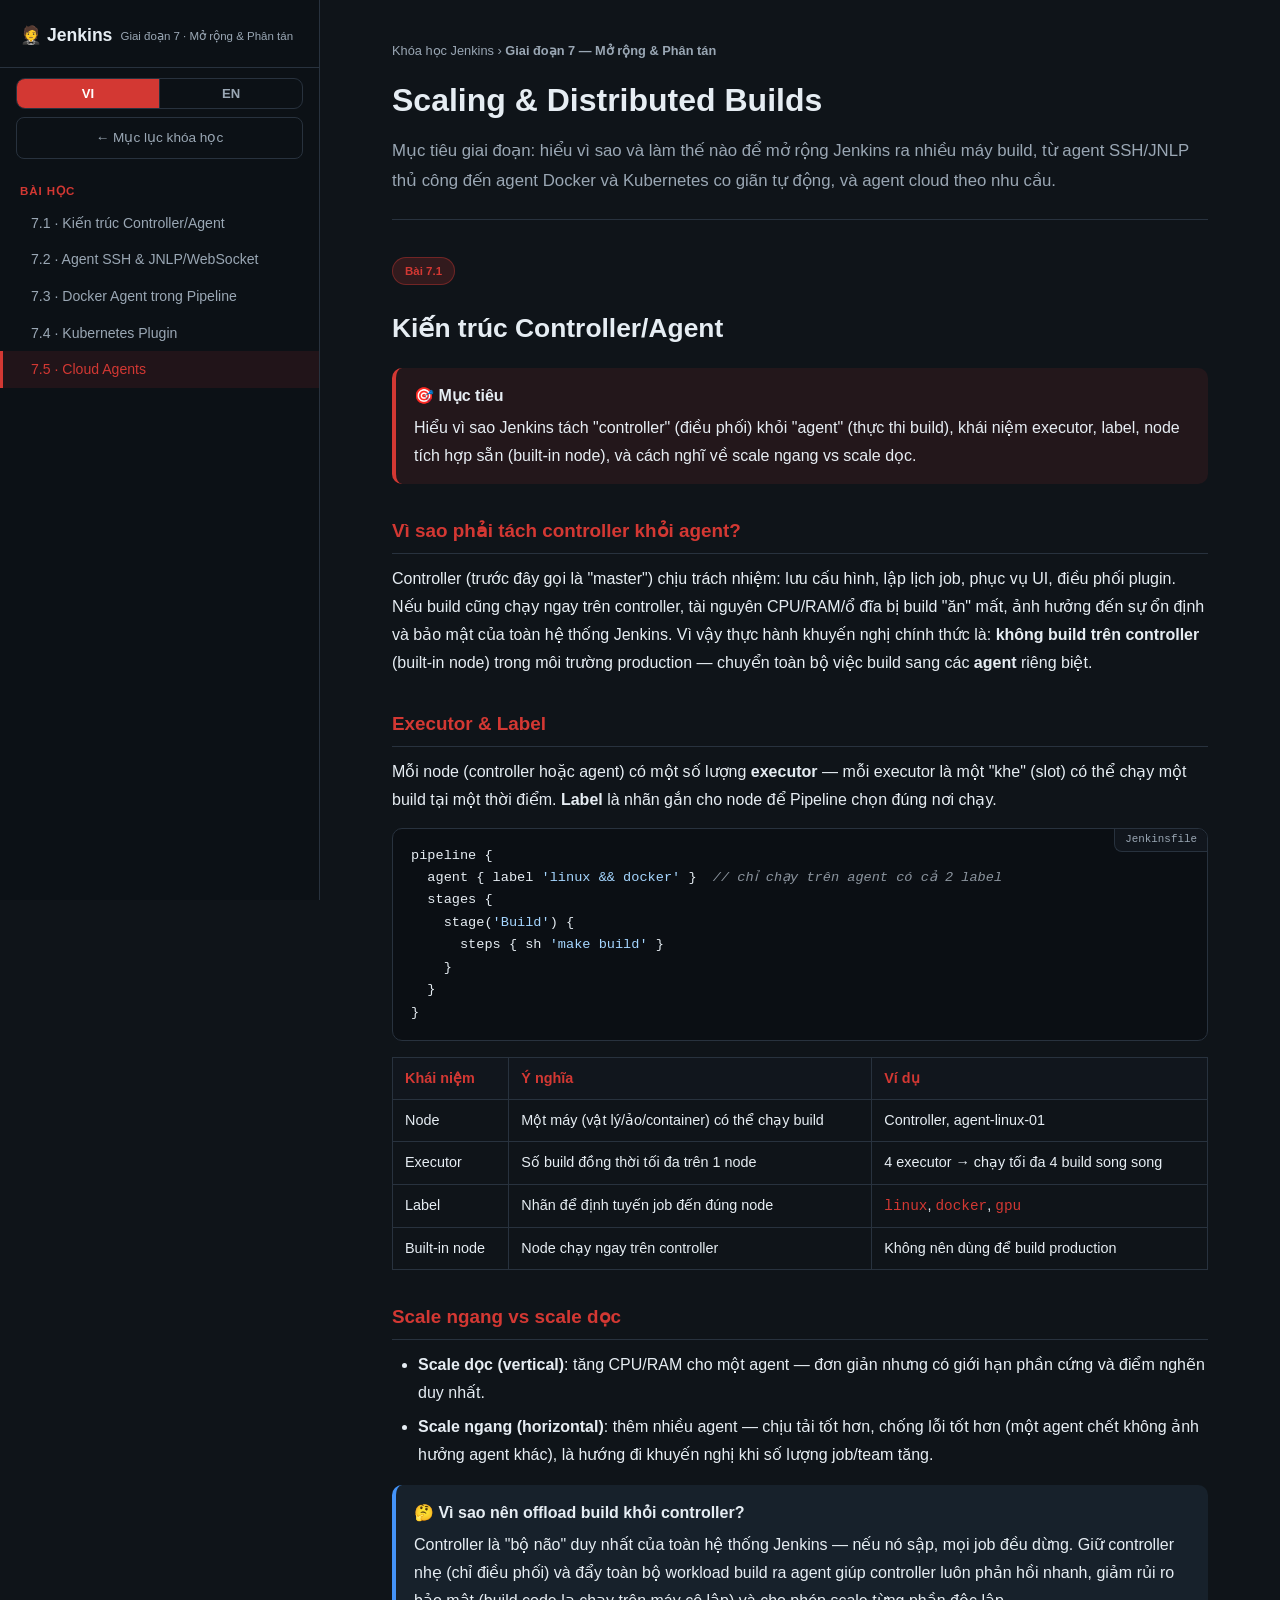
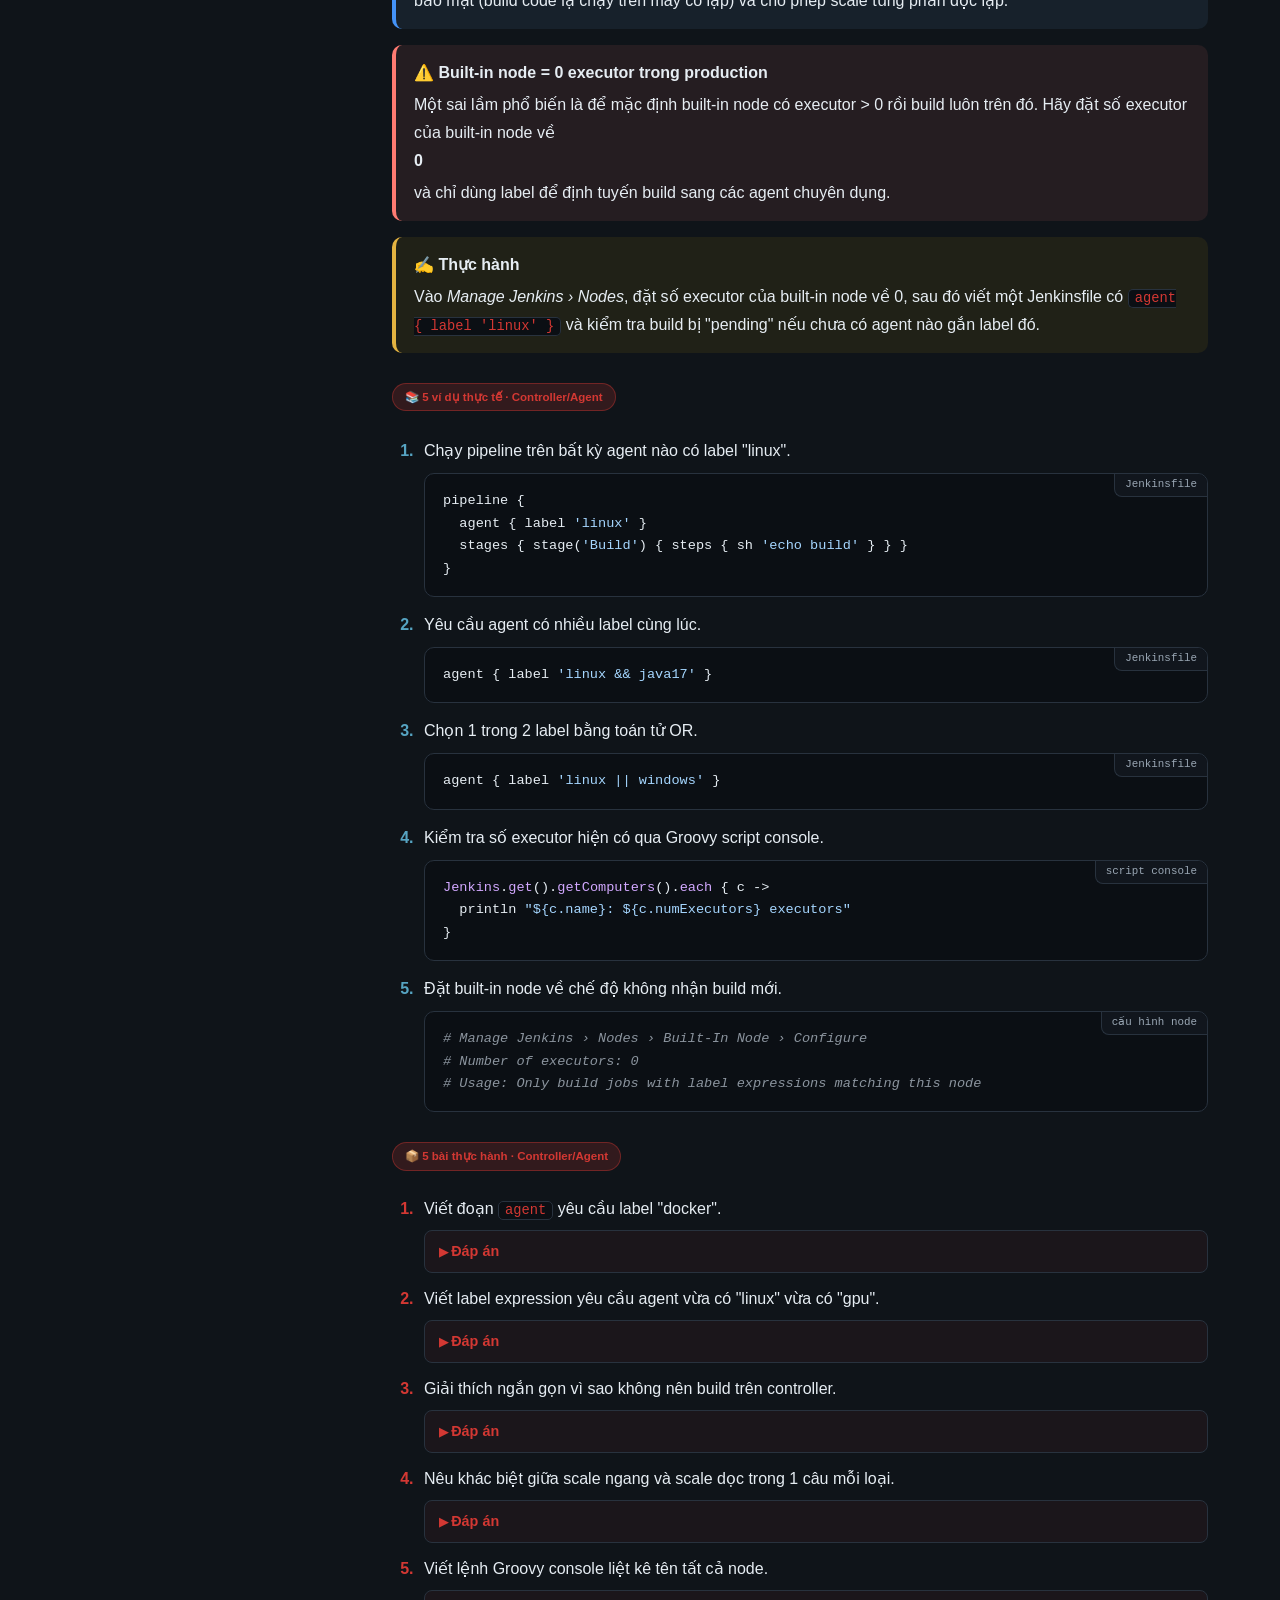
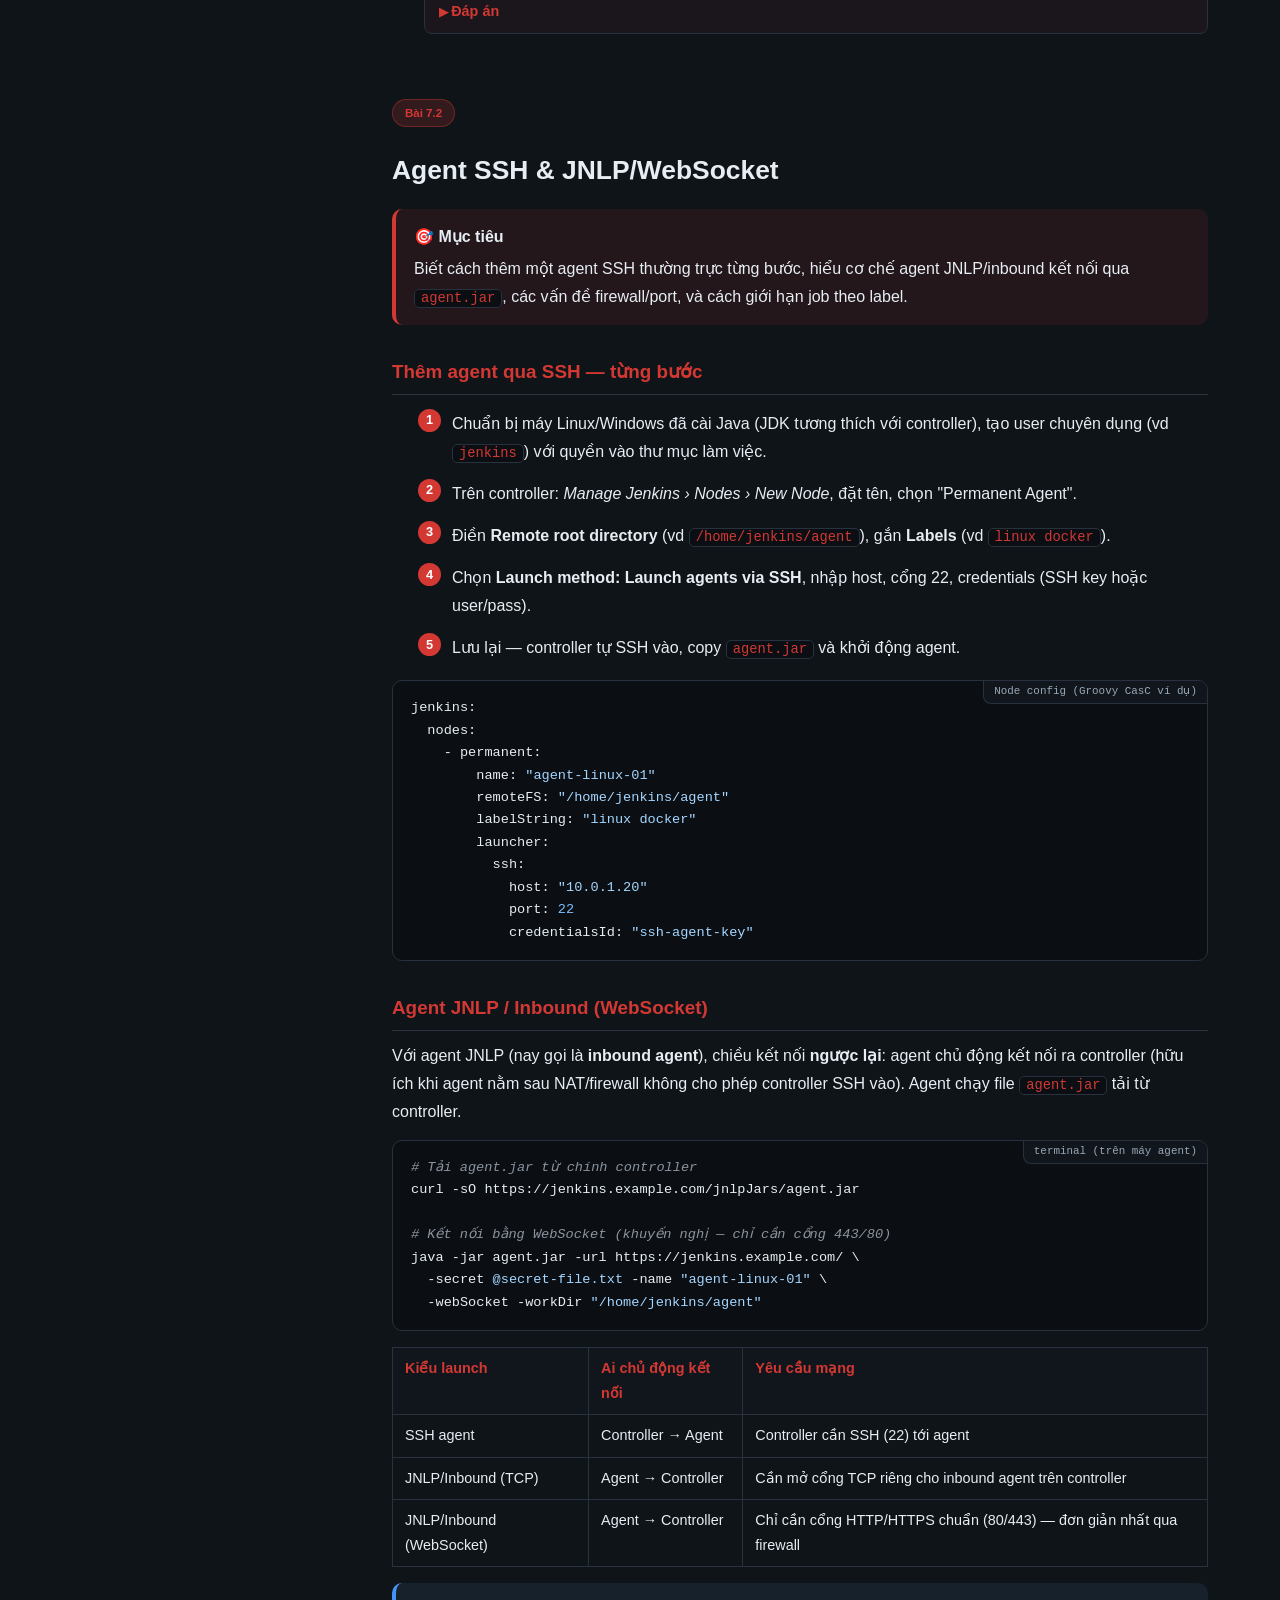
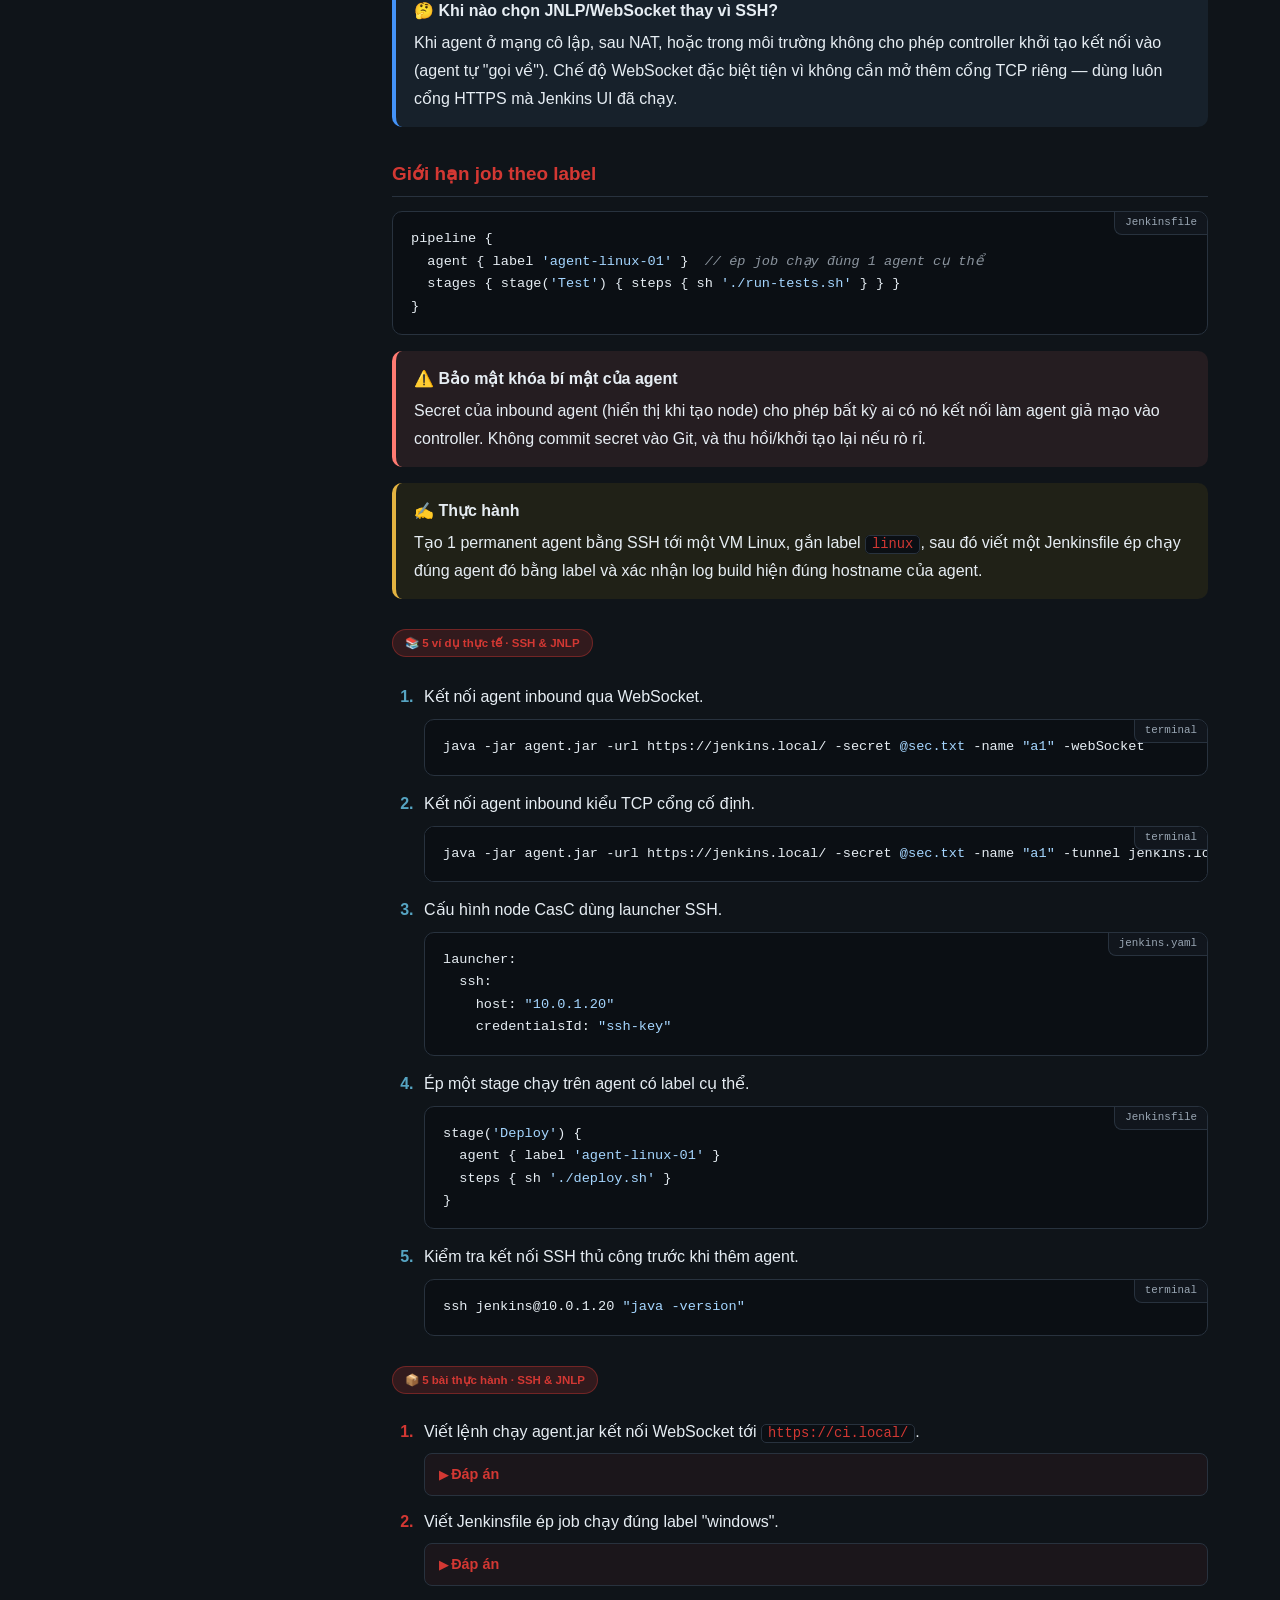
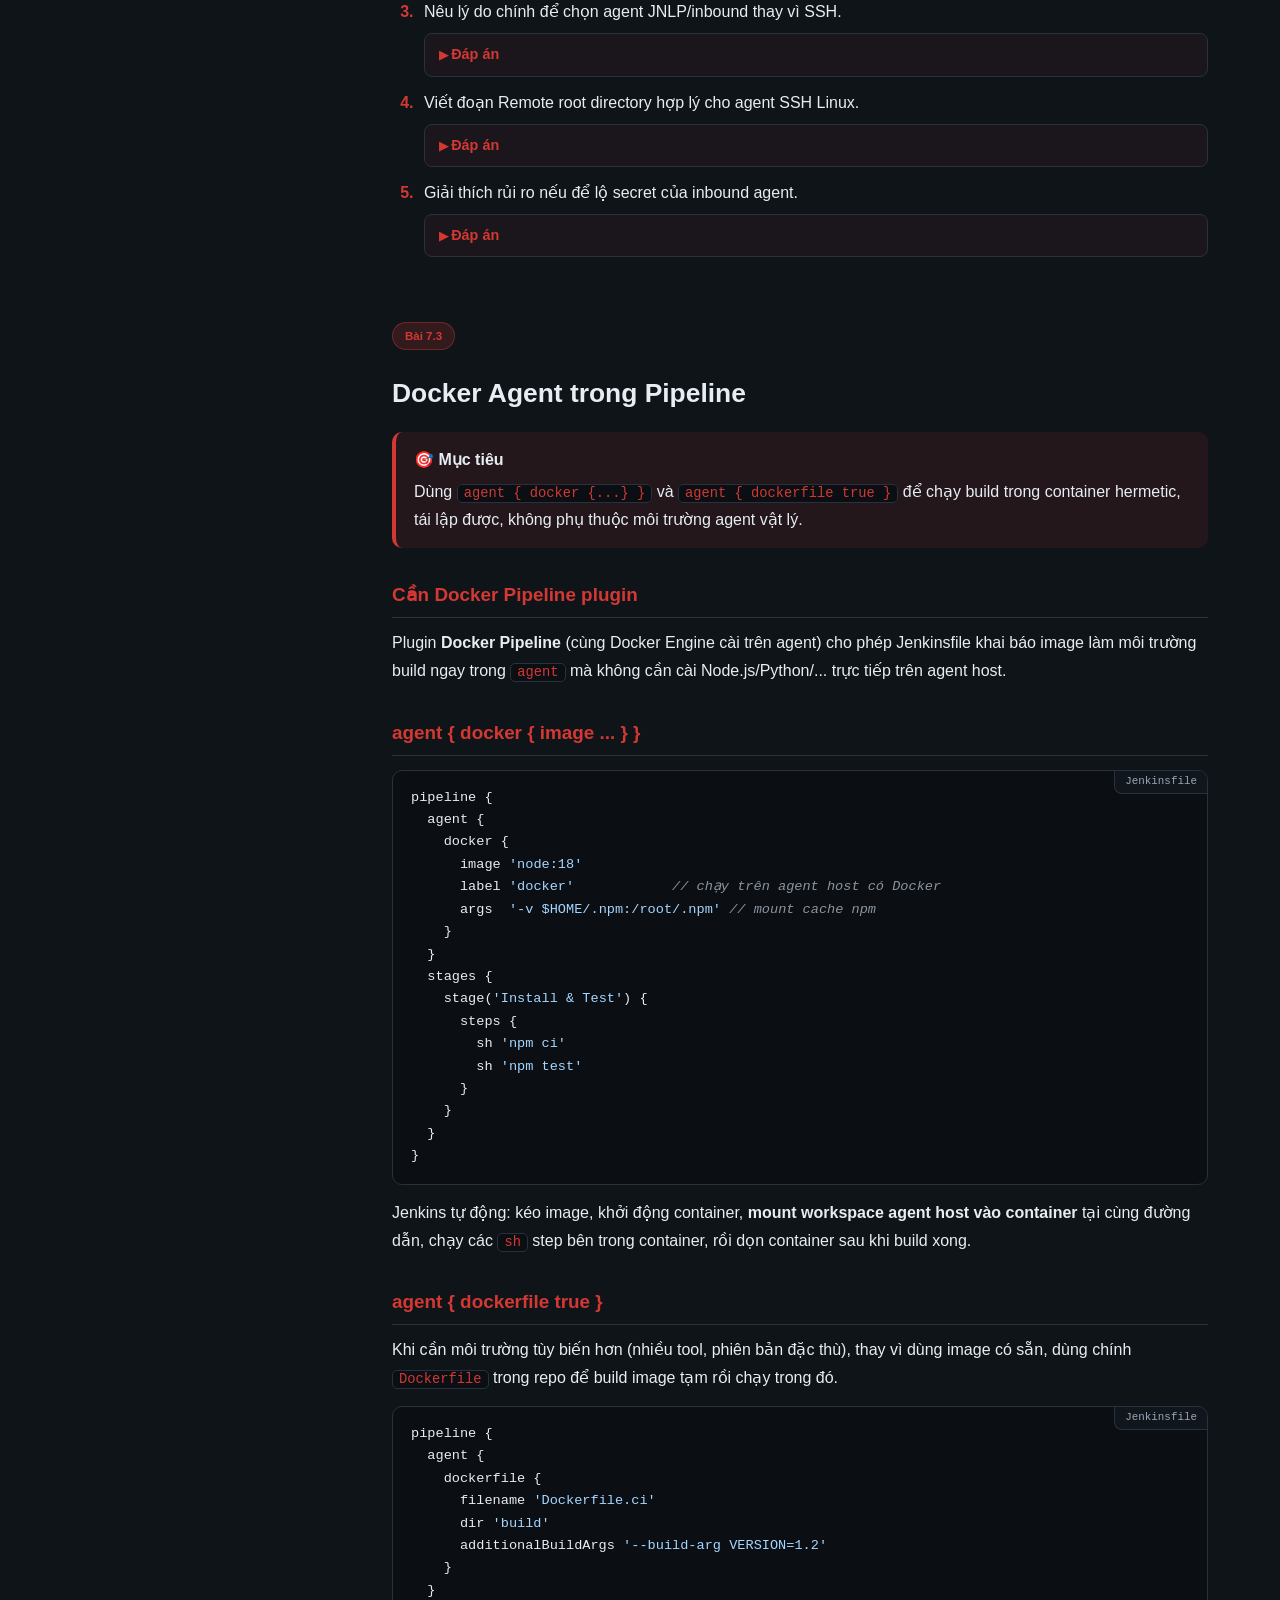
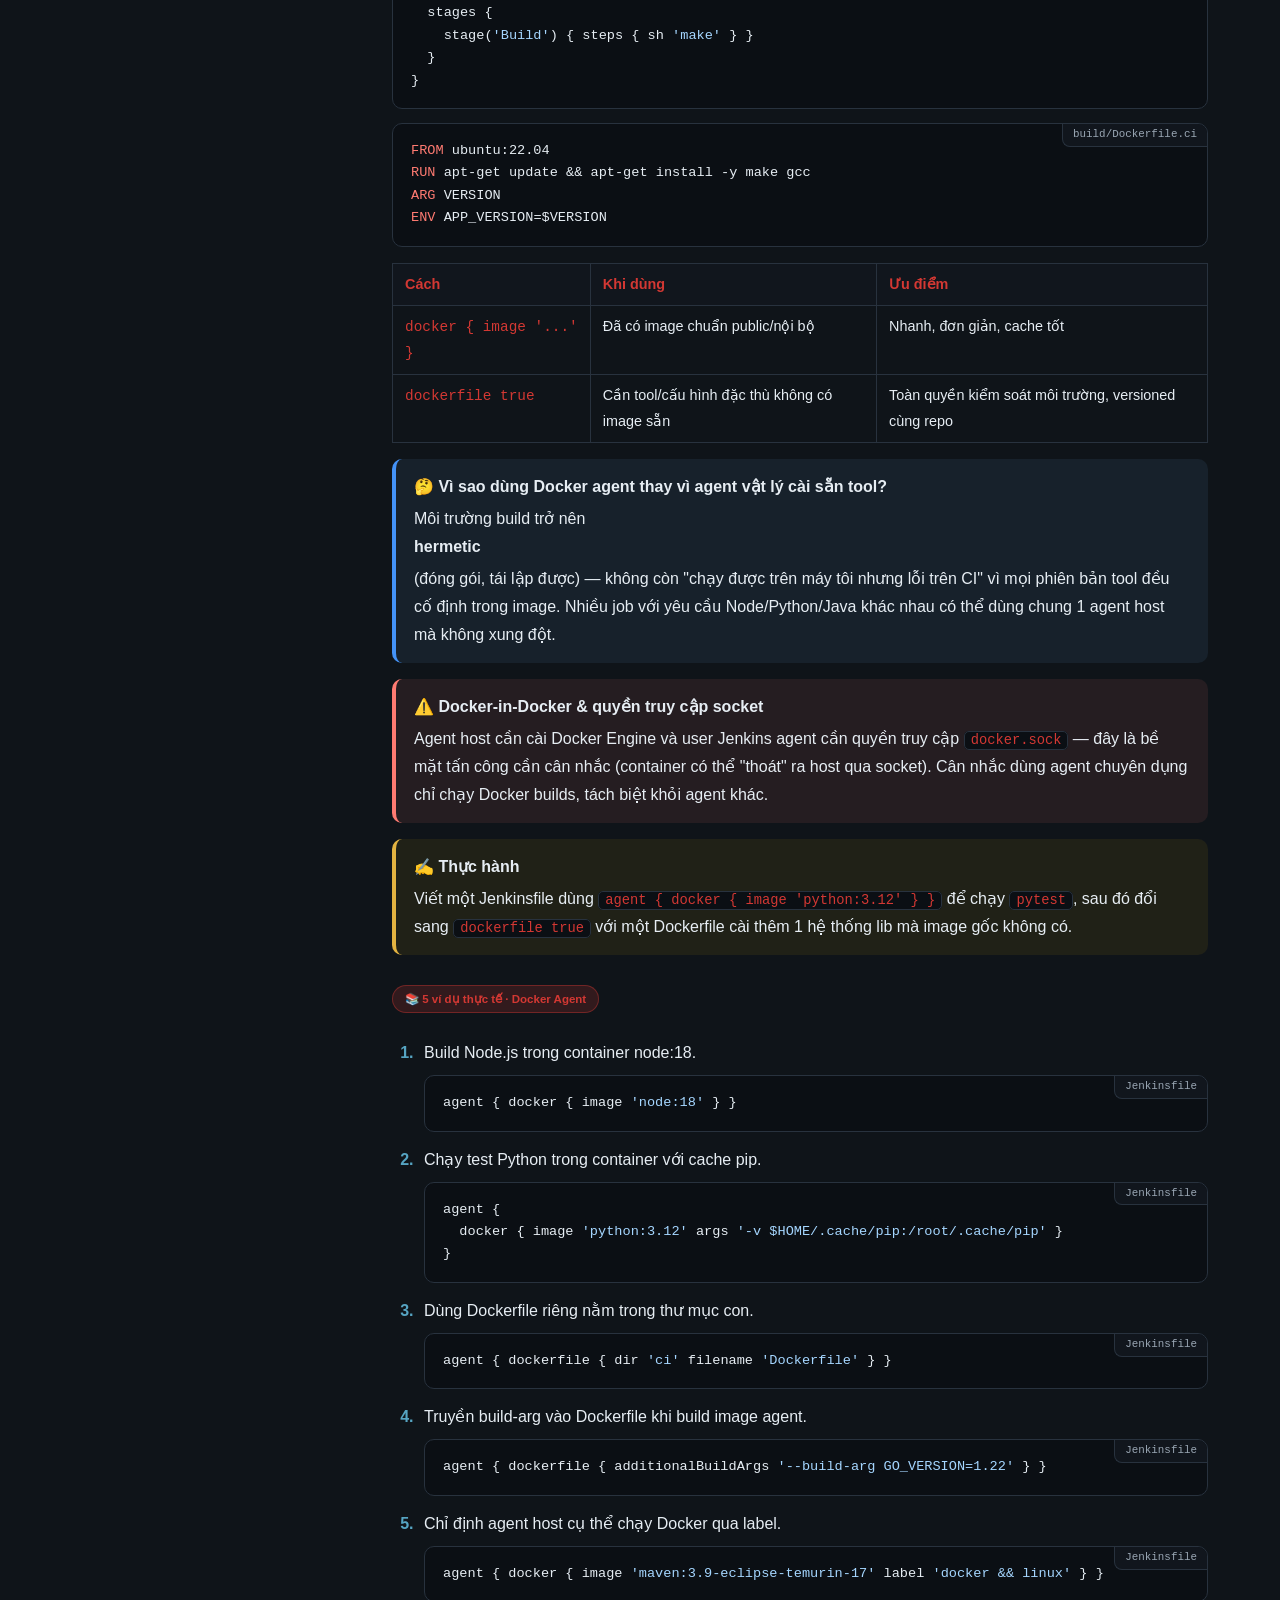
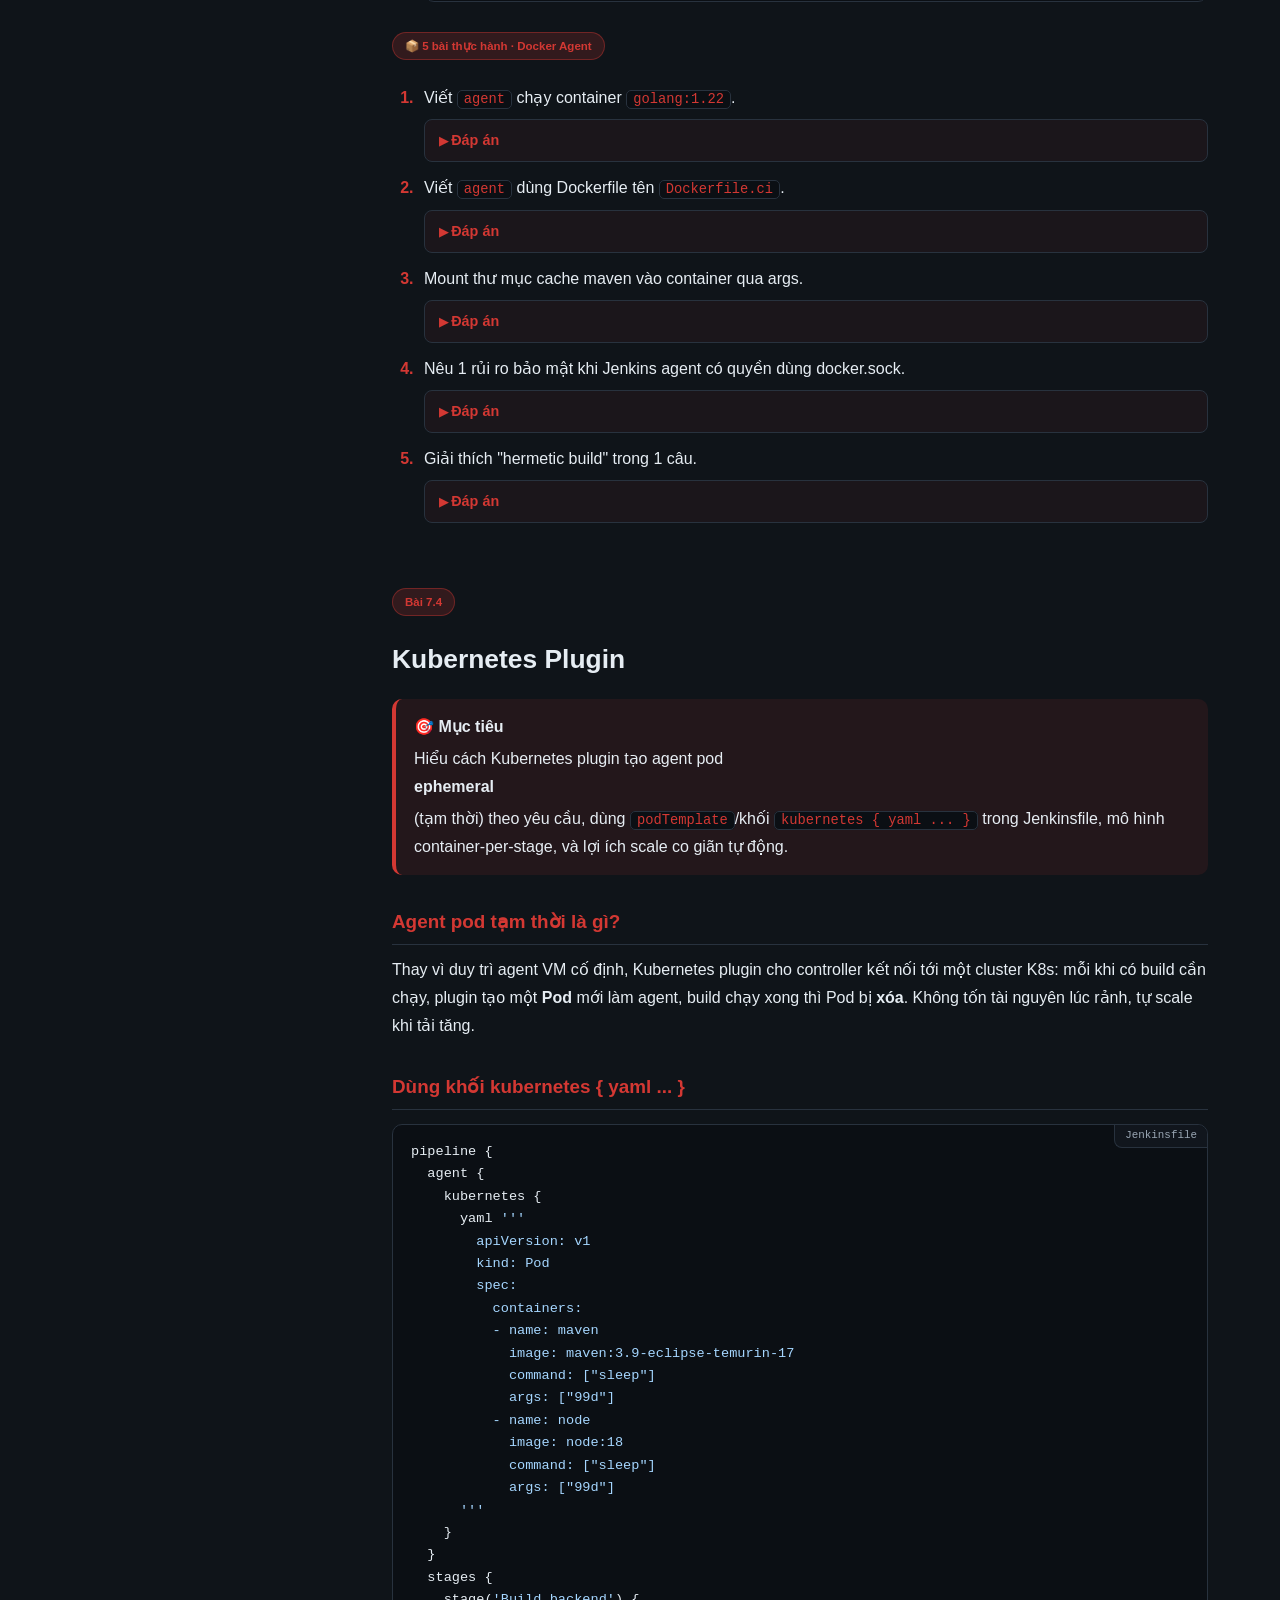
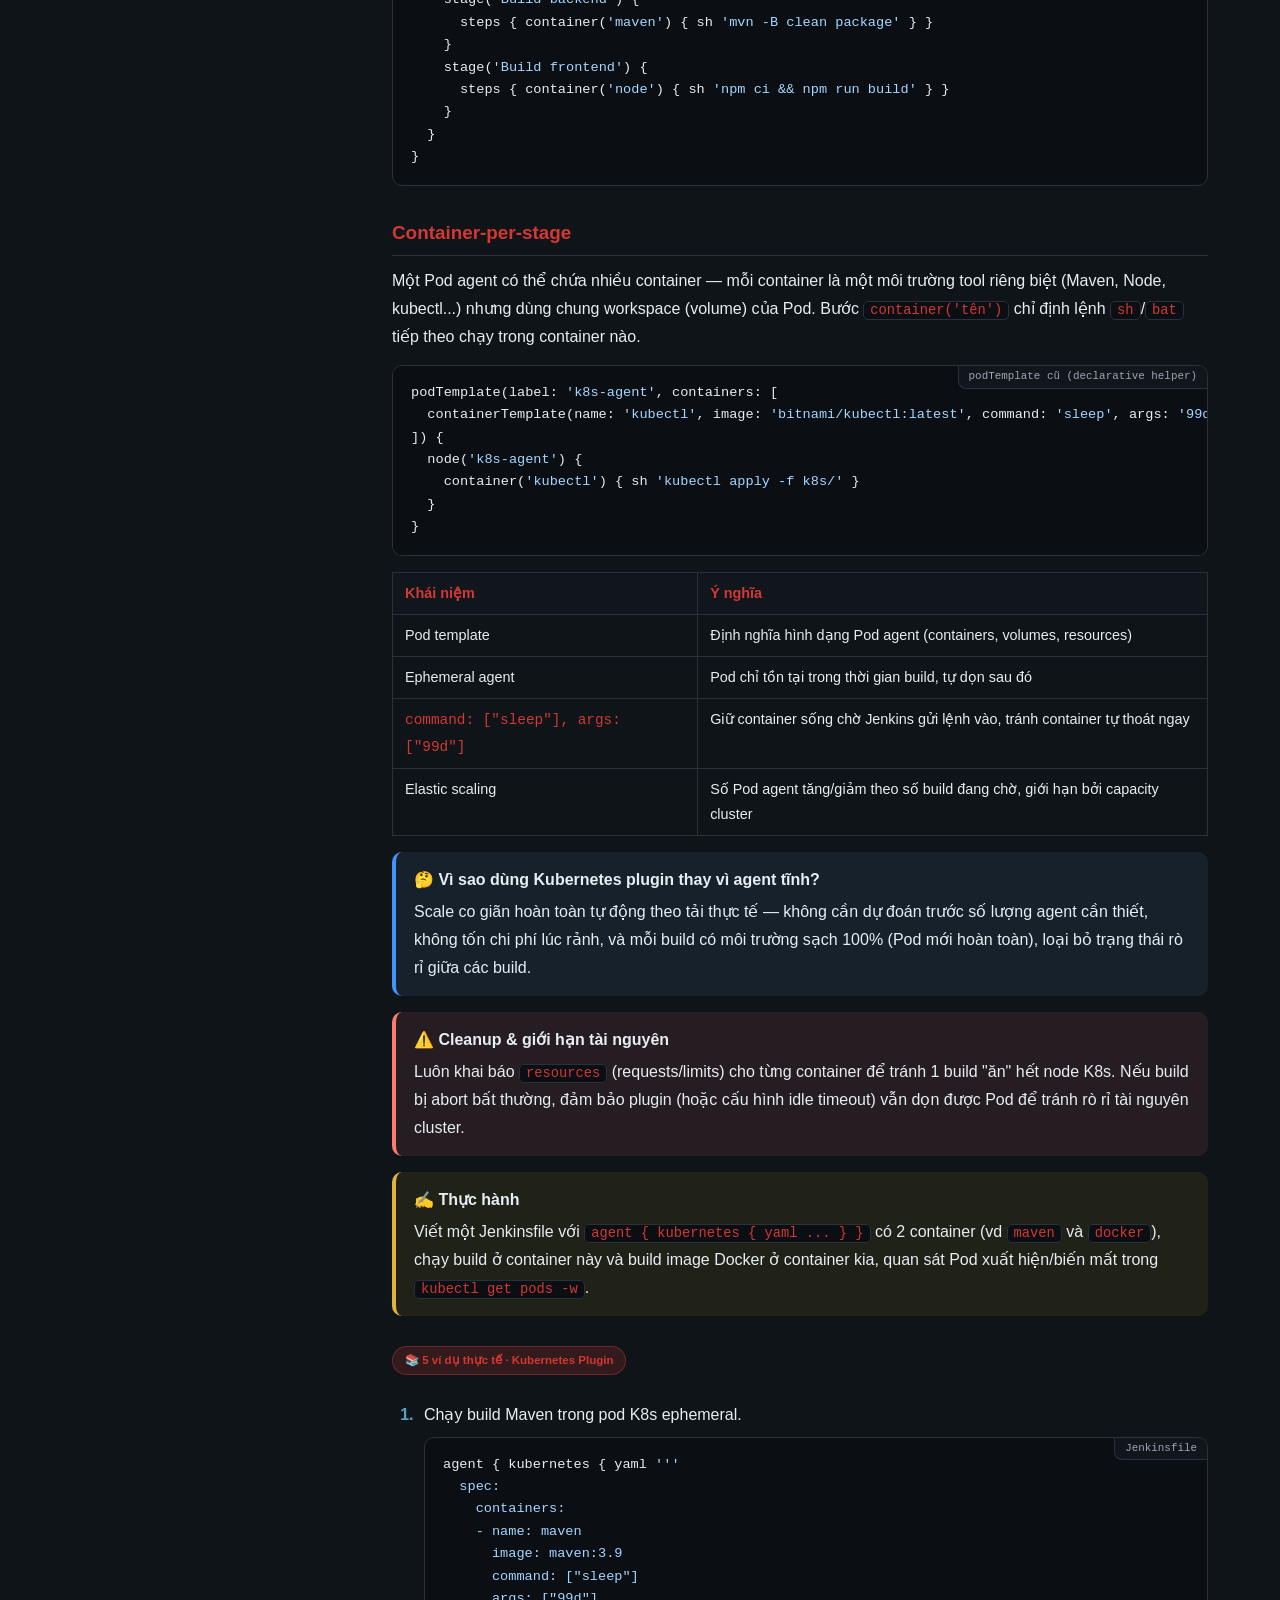
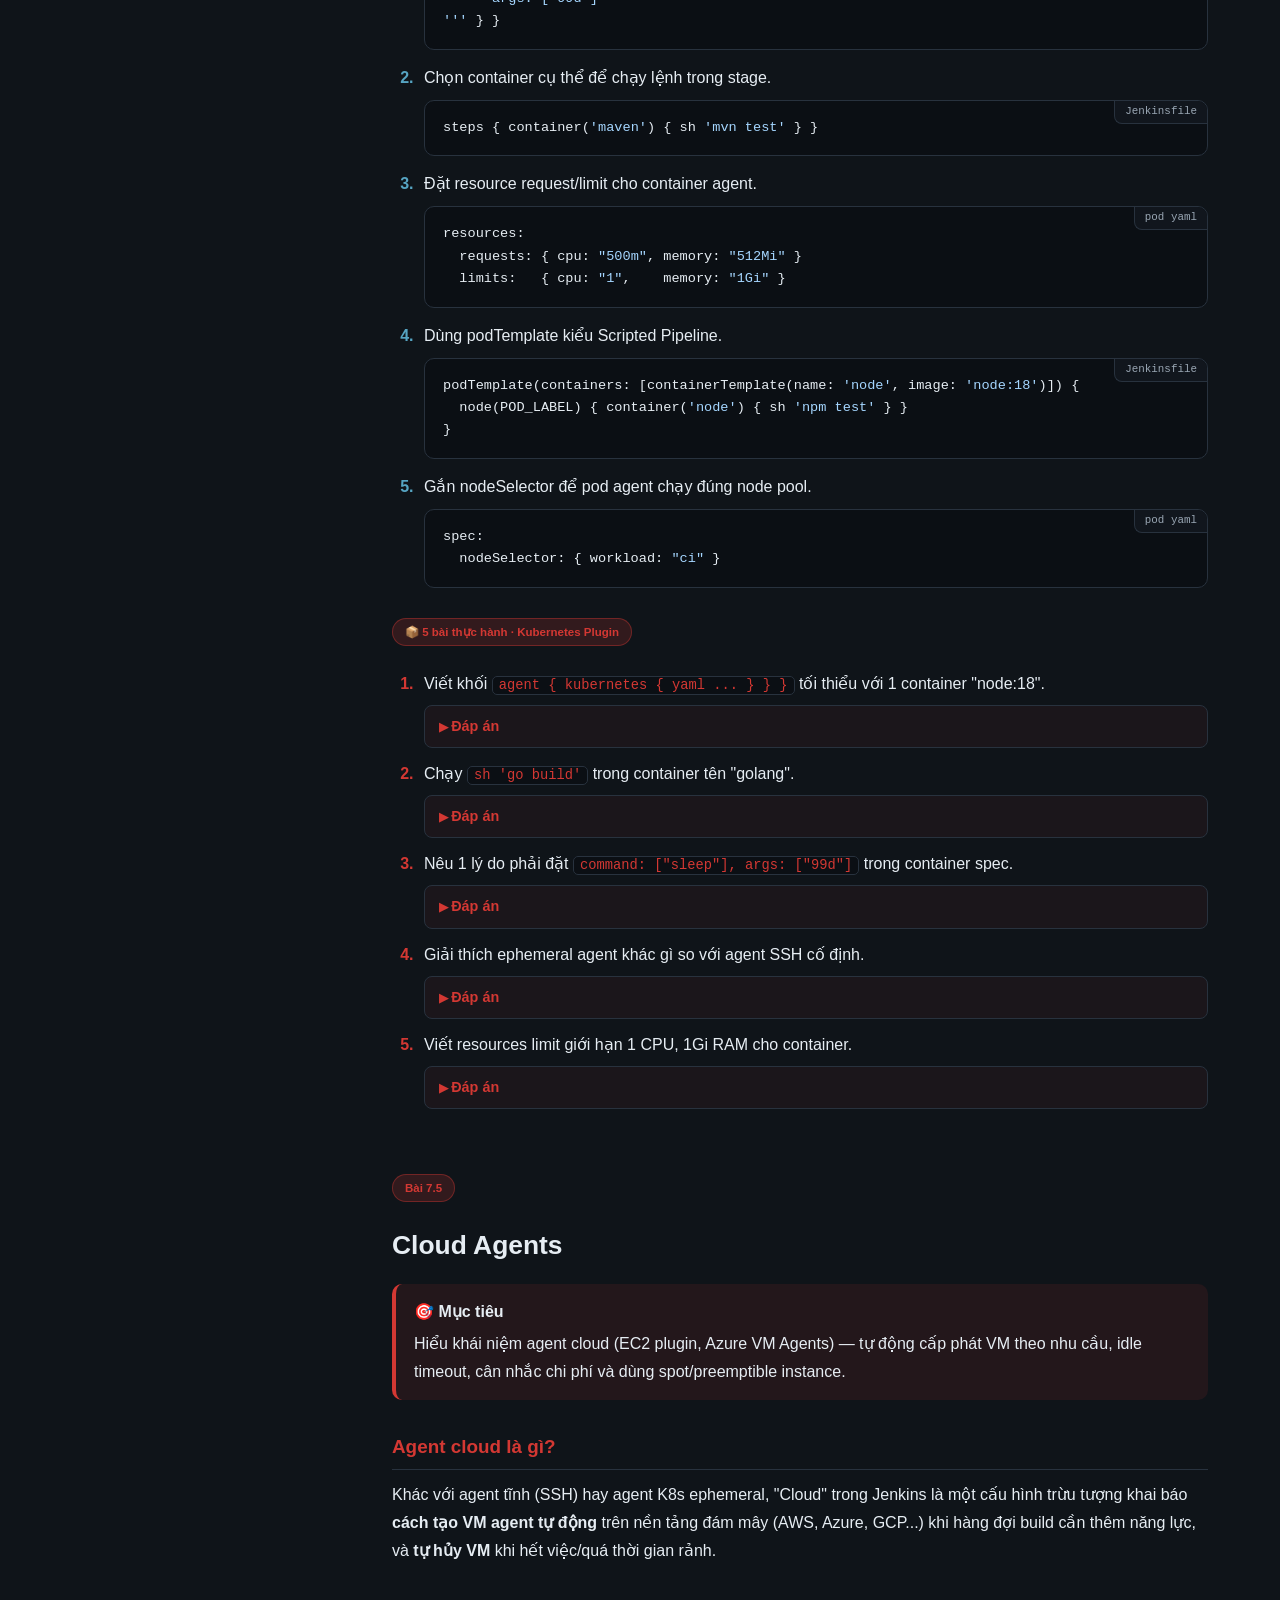
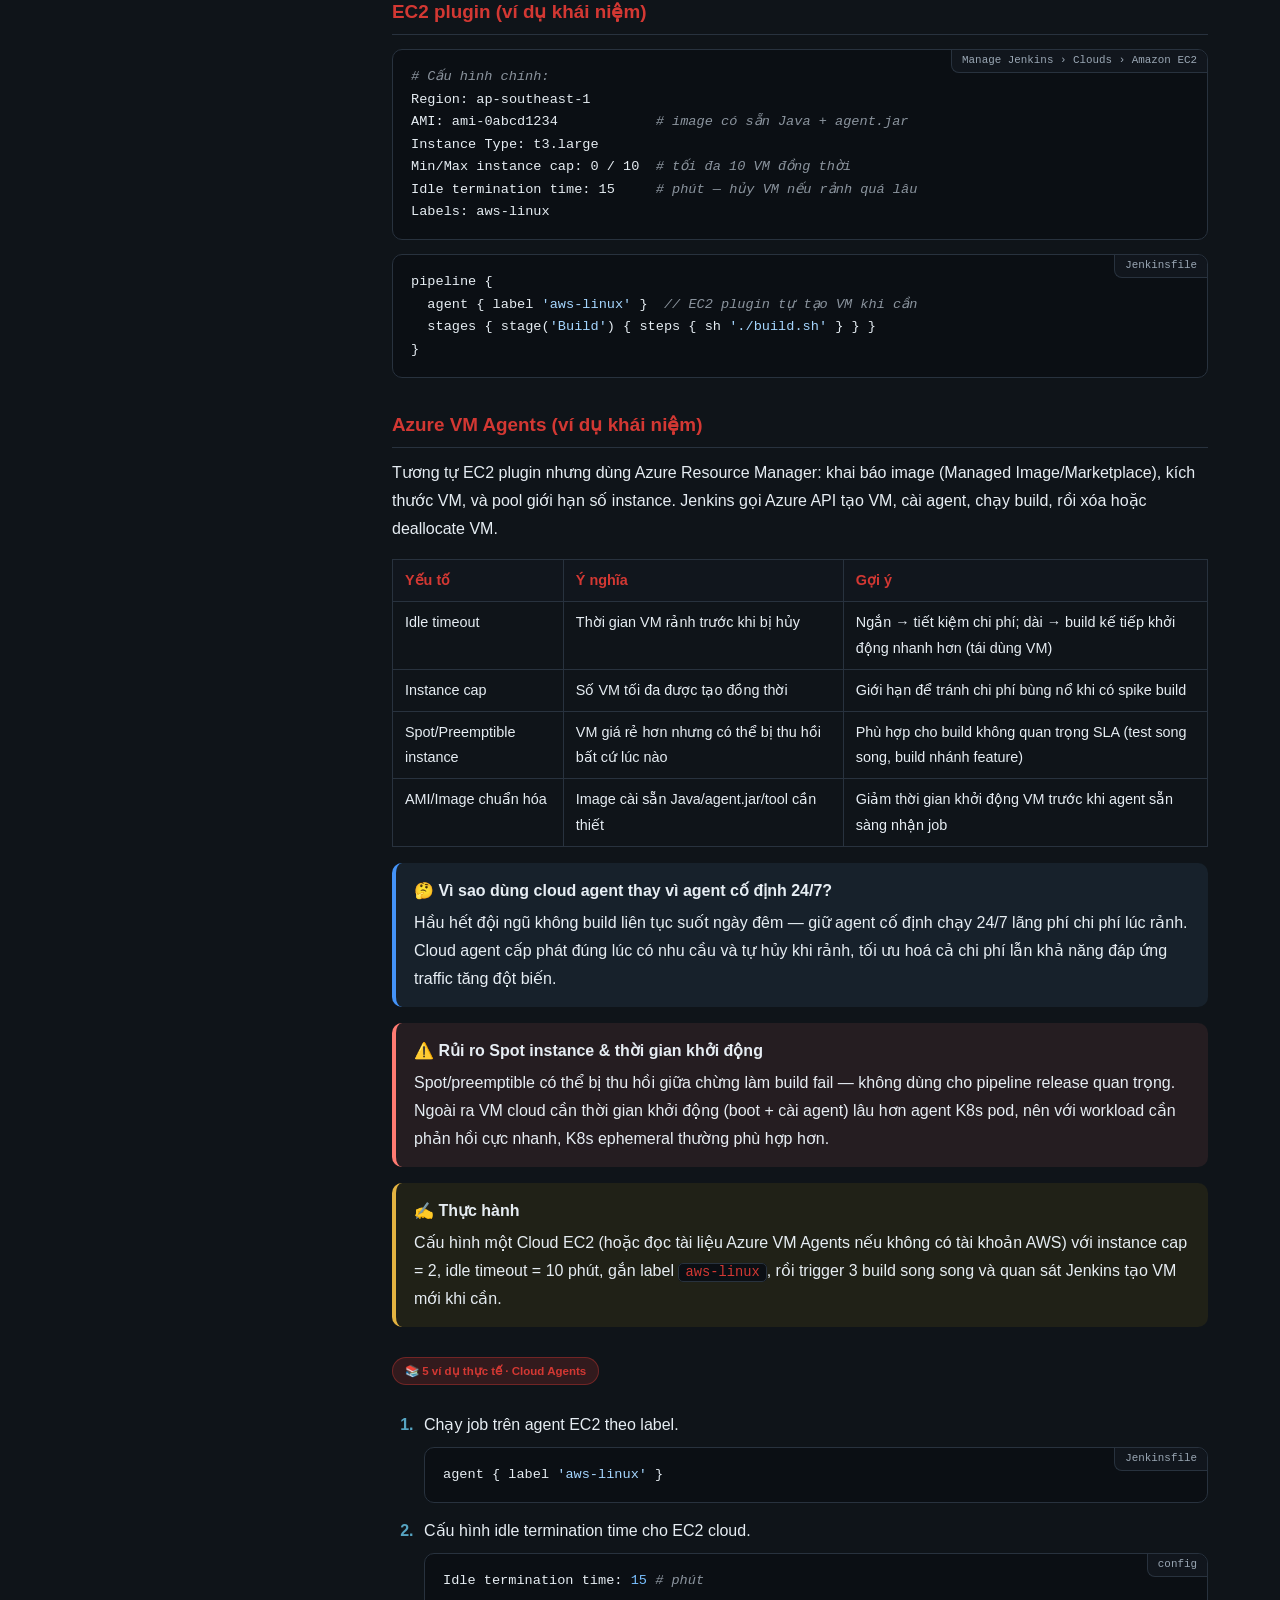
<file: phase7-scaling.html>
<!DOCTYPE html>
<html lang="vi">
<head>
<meta charset="UTF-8">
<meta name="viewport" content="width=device-width, initial-scale=1.0">
<title>Giai đoạn 7 — Scaling &amp; Distributed Builds | Khóa học Jenkins</title>
<link rel="stylesheet" href="assets/course.css">
</head>
<body class="lang-vi">
<div class="layout">
<nav class="side">
  <div class="brand">🤵 Jenkins<small><span class="vi">Giai đoạn 7 · Mở rộng &amp; Phân tán</span><span class="en">Stage 7 · Scaling &amp; Distributed Builds</span></small></div>
  <div class="lang-toggle">
    <button data-lang="vi" class="on">VI</button>
    <button data-lang="en">EN</button>
  </div>
  <a class="nav-home" href="index.html"><span class="vi">← Mục lục khóa học</span><span class="en">← Course index</span></a>
  <div class="grp"><span class="vi">Bài học</span><span class="en">Lessons</span></div>
  <a class="lnk" href="#controller-agent">7.1 · <span class="vi">Kiến trúc Controller/Agent</span><span class="en">Controller/Agent architecture</span></a>
  <a class="lnk" href="#ssh-jnlp-agents">7.2 · <span class="vi">Agent SSH &amp; JNLP/WebSocket</span><span class="en">SSH &amp; JNLP/WebSocket Agents</span></a>
  <a class="lnk" href="#docker-agents">7.3 · <span class="vi">Docker Agent trong Pipeline</span><span class="en">Docker Agents in Pipeline</span></a>
  <a class="lnk" href="#kubernetes-plugin">7.4 · <span class="vi">Kubernetes Plugin</span><span class="en">Kubernetes plugin</span></a>
  <a class="lnk" href="#cloud-agents">7.5 · <span class="vi">Cloud Agents</span><span class="en">Cloud Agents</span></a>
</nav>

<main>
<header class="top">
  <div class="crumb"><span class="vi">Khóa học Jenkins › <b>Giai đoạn 7 — Mở rộng &amp; Phân tán</b></span><span class="en">Jenkins Course › <b>Stage 7 — Scaling &amp; Distributed Builds</b></span></div>
  <h1>Scaling &amp; Distributed Builds</h1>
  <p class="lead"><span class="vi">Mục tiêu giai đoạn: hiểu vì sao và làm thế nào để mở rộng Jenkins ra nhiều máy build, từ agent SSH/JNLP thủ công đến agent Docker và Kubernetes co giãn tự động, và agent cloud theo nhu cầu.</span><span class="en">Stage goal: understand why and how to scale Jenkins across many build machines — from manual SSH/JNLP agents to elastic Docker and Kubernetes agents, and on-demand cloud agents.</span></p>
</header>

<!-- ============ 7.1 ============ -->
<section class="lesson" id="controller-agent">
<div class="lang vi">
  <span class="phase-tag">Bài 7.1</span>
  <h2>Kiến trúc Controller/Agent</h2>
  <div class="box goal"><b>🎯 Mục tiêu</b>Hiểu vì sao Jenkins tách "controller" (điều phối) khỏi "agent" (thực thi build), khái niệm executor, label, node tích hợp sẵn (built-in node), và cách nghĩ về scale ngang vs scale dọc.</div>
  <h3>Vì sao phải tách controller khỏi agent?</h3>
  <p>Controller (trước đây gọi là "master") chịu trách nhiệm: lưu cấu hình, lập lịch job, phục vụ UI, điều phối plugin. Nếu build cũng chạy ngay trên controller, tài nguyên CPU/RAM/ổ đĩa bị build "ăn" mất, ảnh hưởng đến sự ổn định và bảo mật của toàn hệ thống Jenkins. Vì vậy thực hành khuyến nghị chính thức là: <b>không build trên controller</b> (built-in node) trong môi trường production — chuyển toàn bộ việc build sang các <b>agent</b> riêng biệt.</p>
  <h3>Executor &amp; Label</h3>
  <p>Mỗi node (controller hoặc agent) có một số lượng <b>executor</b> — mỗi executor là một "khe" (slot) có thể chạy một build tại một thời điểm. <b>Label</b> là nhãn gắn cho node để Pipeline chọn đúng nơi chạy.</p>
<pre><span class="lbl">Jenkinsfile</span>pipeline {
  agent { label <span class="str">'linux &amp;&amp; docker'</span> }  <span class="cmt">// chỉ chạy trên agent có cả 2 label</span>
  stages {
    stage(<span class="str">'Build'</span>) {
      steps { sh <span class="str">'make build'</span> }
    }
  }
}</pre>
  <table>
    <tr><th>Khái niệm</th><th>Ý nghĩa</th><th>Ví dụ</th></tr>
    <tr><td>Node</td><td>Một máy (vật lý/ảo/container) có thể chạy build</td><td>Controller, agent-linux-01</td></tr>
    <tr><td>Executor</td><td>Số build đồng thời tối đa trên 1 node</td><td>4 executor → chạy tối đa 4 build song song</td></tr>
    <tr><td>Label</td><td>Nhãn để định tuyến job đến đúng node</td><td><code>linux</code>, <code>docker</code>, <code>gpu</code></td></tr>
    <tr><td>Built-in node</td><td>Node chạy ngay trên controller</td><td>Không nên dùng để build production</td></tr>
  </table>
  <h3>Scale ngang vs scale dọc</h3>
  <ul>
    <li><b>Scale dọc (vertical)</b>: tăng CPU/RAM cho một agent — đơn giản nhưng có giới hạn phần cứng và điểm nghẽn duy nhất.</li>
    <li><b>Scale ngang (horizontal)</b>: thêm nhiều agent — chịu tải tốt hơn, chống lỗi tốt hơn (một agent chết không ảnh hưởng agent khác), là hướng đi khuyến nghị khi số lượng job/team tăng.</li>
  </ul>
  <div class="box why"><b>🤔 Vì sao nên offload build khỏi controller?</b>Controller là "bộ não" duy nhất của toàn hệ thống Jenkins — nếu nó sập, mọi job đều dừng. Giữ controller nhẹ (chỉ điều phối) và đẩy toàn bộ workload build ra agent giúp controller luôn phản hồi nhanh, giảm rủi ro bảo mật (build code lạ chạy trên máy cô lập) và cho phép scale từng phần độc lập.</div>
  <div class="box warn"><b>⚠️ Built-in node = 0 executor trong production</b>Một sai lầm phổ biến là để mặc định built-in node có executor > 0 rồi build luôn trên đó. Hãy đặt số executor của built-in node về <b>0</b> và chỉ dùng label để định tuyến build sang các agent chuyên dụng.</div>
  <div class="box practice"><b>✍️ Thực hành</b>Vào <i>Manage Jenkins › Nodes</i>, đặt số executor của built-in node về 0, sau đó viết một Jenkinsfile có <code class="inline">agent { label 'linux' }</code> và kiểm tra build bị "pending" nếu chưa có agent nào gắn label đó.</div>
  <div class="drill-head"><span class="phase-tag">📚 5 ví dụ thực tế · Controller/Agent</span></div>
  <ol class="examples">
    <li><span class="task">Chạy pipeline trên bất kỳ agent nào có label "linux".</span>
<pre><span class="lbl">Jenkinsfile</span>pipeline {
  agent { label <span class="str">'linux'</span> }
  stages { stage(<span class="str">'Build'</span>) { steps { sh <span class="str">'echo build'</span> } } }
}</pre></li>
    <li><span class="task">Yêu cầu agent có nhiều label cùng lúc.</span>
<pre><span class="lbl">Jenkinsfile</span>agent { label <span class="str">'linux &amp;&amp; java17'</span> }</pre></li>
    <li><span class="task">Chọn 1 trong 2 label bằng toán tử OR.</span>
<pre><span class="lbl">Jenkinsfile</span>agent { label <span class="str">'linux || windows'</span> }</pre></li>
    <li><span class="task">Kiểm tra số executor hiện có qua Groovy script console.</span>
<pre><span class="lbl">script console</span><span class="fn">Jenkins</span>.<span class="fn">get</span>().<span class="fn">getComputers</span>().<span class="fn">each</span> { c ->
  println <span class="str">"${c.name}: ${c.numExecutors} executors"</span>
}</pre></li>
    <li><span class="task">Đặt built-in node về chế độ không nhận build mới.</span>
<pre><span class="lbl">cấu hình node</span><span class="cmt"># Manage Jenkins › Nodes › Built-In Node › Configure</span>
<span class="cmt"># Number of executors: 0</span>
<span class="cmt"># Usage: Only build jobs with label expressions matching this node</span></pre></li>
  </ol>
  <div class="drill-head"><span class="phase-tag">📦 5 bài thực hành · Controller/Agent</span></div>
  <ol class="drills">
    <li><span class="task">Viết đoạn <code class="inline">agent</code> yêu cầu label "docker".</span>
      <details class="ans"><summary>Đáp án</summary><div class="a-body"><pre>agent { label <span class="str">'docker'</span> }</pre></div></details></li>
    <li><span class="task">Viết label expression yêu cầu agent vừa có "linux" vừa có "gpu".</span>
      <details class="ans"><summary>Đáp án</summary><div class="a-body"><pre>agent { label <span class="str">'linux &amp;&amp; gpu'</span> }</pre></div></details></li>
    <li><span class="task">Giải thích ngắn gọn vì sao không nên build trên controller.</span>
      <details class="ans"><summary>Đáp án</summary><div class="a-body"><pre><span class="cmt">// Build có thể ăn hết CPU/RAM/đĩa của controller,
// làm chậm hoặc sập điều phối toàn hệ thống Jenkins,
// và mở rủi ro bảo mật khi chạy code lạ trên máy chính.</span></pre></div></details></li>
    <li><span class="task">Nêu khác biệt giữa scale ngang và scale dọc trong 1 câu mỗi loại.</span>
      <details class="ans"><summary>Đáp án</summary><div class="a-body"><pre><span class="cmt">// Scale dọc: nâng cấp phần cứng của 1 agent (CPU/RAM).
// Scale ngang: thêm nhiều agent để chia tải và chống lỗi.</span></pre></div></details></li>
    <li><span class="task">Viết lệnh Groovy console liệt kê tên tất cả node.</span>
      <details class="ans"><summary>Đáp án</summary><div class="a-body"><pre><span class="fn">Jenkins</span>.<span class="fn">get</span>().<span class="fn">getNodes</span>().<span class="fn">each</span> { n -> println n.<span class="fn">getNodeName</span>() }</pre></div></details></li>
  </ol>
</div>
<div class="lang en">
  <span class="phase-tag">Lesson 7.1</span>
  <h2>Controller/Agent Architecture</h2>
  <div class="box goal"><b>🎯 Goal</b>Understand why Jenkins separates the "controller" (orchestration) from "agents" (build execution), the concepts of executors and labels, the built-in node, and how to think about horizontal vs vertical scaling.</div>
  <h3>Why separate controller from agents?</h3>
  <p>The controller (formerly "master") is responsible for storing configuration, scheduling jobs, serving the UI, and coordinating plugins. If builds also run directly on the controller, they consume CPU/RAM/disk that the controller needs, hurting stability and security. That's why official best practice is: <b>don't build on the controller</b> (built-in node) in production — move all build work to dedicated <b>agents</b>.</p>
  <h3>Executors &amp; Labels</h3>
  <p>Each node (controller or agent) has a number of <b>executors</b> — each executor is a "slot" that can run one build at a time. A <b>label</b> is a tag attached to a node so Pipelines can pick the right place to run.</p>
<pre><span class="lbl">Jenkinsfile</span>pipeline {
  agent { label <span class="str">'linux &amp;&amp; docker'</span> }  <span class="cmt">// only runs on an agent with both labels</span>
  stages {
    stage(<span class="str">'Build'</span>) {
      steps { sh <span class="str">'make build'</span> }
    }
  }
}</pre>
  <table>
    <tr><th>Concept</th><th>Meaning</th><th>Example</th></tr>
    <tr><td>Node</td><td>A machine (physical/virtual/container) that can run builds</td><td>Controller, agent-linux-01</td></tr>
    <tr><td>Executor</td><td>Max concurrent builds on 1 node</td><td>4 executors → up to 4 parallel builds</td></tr>
    <tr><td>Label</td><td>Tag used to route a job to the right node</td><td><code>linux</code>, <code>docker</code>, <code>gpu</code></td></tr>
    <tr><td>Built-in node</td><td>Node running directly on the controller</td><td>Not recommended for production builds</td></tr>
  </table>
  <h3>Horizontal vs vertical scaling</h3>
  <ul>
    <li><b>Vertical scaling</b>: give one agent more CPU/RAM — simple but limited by hardware and a single bottleneck.</li>
    <li><b>Horizontal scaling</b>: add more agents — handles more load, more fault-tolerant (one agent dying doesn't affect others), the recommended direction as job/team count grows.</li>
  </ul>
  <div class="box why"><b>🤔 Why offload builds from the controller?</b>The controller is the single "brain" of the whole Jenkins system — if it goes down, every job stops. Keeping the controller lean (orchestration only) and pushing all build workload to agents keeps the controller responsive, reduces security risk (untrusted build code runs on an isolated machine), and lets you scale each part independently.</div>
  <div class="box warn"><b>⚠️ Built-in node = 0 executors in production</b>A common mistake is leaving the built-in node's executor count above 0 and building there. Set the built-in node's executor count to <b>0</b> and use labels to route builds to dedicated agents only.</div>
  <div class="box practice"><b>✍️ Exercise</b>Go to <i>Manage Jenkins › Nodes</i>, set the built-in node's executor count to 0, then write a Jenkinsfile with <code class="inline">agent { label 'linux' }</code> and observe the build stay "pending" until an agent with that label exists.</div>
  <div class="drill-head"><span class="phase-tag">📚 5 real-world examples · Controller/Agent</span></div>
  <ol class="examples">
    <li><span class="task">Run a pipeline on any agent labeled "linux".</span>
<pre><span class="lbl">Jenkinsfile</span>pipeline {
  agent { label <span class="str">'linux'</span> }
  stages { stage(<span class="str">'Build'</span>) { steps { sh <span class="str">'echo build'</span> } } }
}</pre></li>
    <li><span class="task">Require multiple labels at once.</span>
<pre><span class="lbl">Jenkinsfile</span>agent { label <span class="str">'linux &amp;&amp; java17'</span> }</pre></li>
    <li><span class="task">Pick either of two labels with OR.</span>
<pre><span class="lbl">Jenkinsfile</span>agent { label <span class="str">'linux || windows'</span> }</pre></li>
    <li><span class="task">Check current executor counts via the Groovy script console.</span>
<pre><span class="lbl">script console</span><span class="fn">Jenkins</span>.<span class="fn">get</span>().<span class="fn">getComputers</span>().<span class="fn">each</span> { c ->
  println <span class="str">"${c.name}: ${c.numExecutors} executors"</span>
}</pre></li>
    <li><span class="task">Set the built-in node to refuse new builds.</span>
<pre><span class="lbl">node config</span><span class="cmt"># Manage Jenkins › Nodes › Built-In Node › Configure</span>
<span class="cmt"># Number of executors: 0</span>
<span class="cmt"># Usage: Only build jobs with label expressions matching this node</span></pre></li>
  </ol>
  <div class="drill-head"><span class="phase-tag">📦 5 drills · Controller/Agent</span></div>
  <ol class="drills">
    <li><span class="task">Write an <code class="inline">agent</code> block requiring the "docker" label.</span>
      <details class="ans"><summary>Answer</summary><div class="a-body"><pre>agent { label <span class="str">'docker'</span> }</pre></div></details></li>
    <li><span class="task">Write a label expression requiring both "linux" and "gpu".</span>
      <details class="ans"><summary>Answer</summary><div class="a-body"><pre>agent { label <span class="str">'linux &amp;&amp; gpu'</span> }</pre></div></details></li>
    <li><span class="task">Briefly explain why you shouldn't build on the controller.</span>
      <details class="ans"><summary>Answer</summary><div class="a-body"><pre><span class="cmt">// Builds can consume all the controller's CPU/RAM/disk,
// slowing or crashing orchestration for the whole system,
// and expose security risk running untrusted code on the main box.</span></pre></div></details></li>
    <li><span class="task">State the difference between horizontal and vertical scaling in one sentence each.</span>
      <details class="ans"><summary>Answer</summary><div class="a-body"><pre><span class="cmt">// Vertical: upgrade one agent's hardware (CPU/RAM).
// Horizontal: add more agents to spread load and tolerate failure.</span></pre></div></details></li>
    <li><span class="task">Write a Groovy console snippet listing all node names.</span>
      <details class="ans"><summary>Answer</summary><div class="a-body"><pre><span class="fn">Jenkins</span>.<span class="fn">get</span>().<span class="fn">getNodes</span>().<span class="fn">each</span> { n -> println n.<span class="fn">getNodeName</span>() }</pre></div></details></li>
  </ol>
</div>
</section>

<!-- ============ 7.2 ============ -->
<section class="lesson" id="ssh-jnlp-agents">
<div class="lang vi">
  <span class="phase-tag">Bài 7.2</span>
  <h2>Agent SSH &amp; JNLP/WebSocket</h2>
  <div class="box goal"><b>🎯 Mục tiêu</b>Biết cách thêm một agent SSH thường trực từng bước, hiểu cơ chế agent JNLP/inbound kết nối qua <code class="inline">agent.jar</code>, các vấn đề firewall/port, và cách giới hạn job theo label.</div>
  <h3>Thêm agent qua SSH — từng bước</h3>
  <ol class="steps">
    <li>Chuẩn bị máy Linux/Windows đã cài Java (JDK tương thích với controller), tạo user chuyên dụng (vd <code class="inline">jenkins</code>) với quyền vào thư mục làm việc.</li>
    <li>Trên controller: <i>Manage Jenkins › Nodes › New Node</i>, đặt tên, chọn "Permanent Agent".</li>
    <li>Điền <b>Remote root directory</b> (vd <code class="inline">/home/jenkins/agent</code>), gắn <b>Labels</b> (vd <code class="inline">linux docker</code>).</li>
    <li>Chọn <b>Launch method: Launch agents via SSH</b>, nhập host, cổng 22, credentials (SSH key hoặc user/pass).</li>
    <li>Lưu lại — controller tự SSH vào, copy <code class="inline">agent.jar</code> và khởi động agent.</li>
  </ol>
<pre><span class="lbl">Node config (Groovy CasC ví dụ)</span>jenkins:
  nodes:
    - permanent:
        name: <span class="str">"agent-linux-01"</span>
        remoteFS: <span class="str">"/home/jenkins/agent"</span>
        labelString: <span class="str">"linux docker"</span>
        launcher:
          ssh:
            host: <span class="str">"10.0.1.20"</span>
            port: <span class="num">22</span>
            credentialsId: <span class="str">"ssh-agent-key"</span></pre>
  <h3>Agent JNLP / Inbound (WebSocket)</h3>
  <p>Với agent JNLP (nay gọi là <b>inbound agent</b>), chiều kết nối <b>ngược lại</b>: agent chủ động kết nối ra controller (hữu ích khi agent nằm sau NAT/firewall không cho phép controller SSH vào). Agent chạy file <code class="inline">agent.jar</code> tải từ controller.</p>
<pre><span class="lbl">terminal (trên máy agent)</span><span class="cmt"># Tải agent.jar từ chính controller</span>
curl -sO https://jenkins.example.com/jnlpJars/agent.jar

<span class="cmt"># Kết nối bằng WebSocket (khuyến nghị — chỉ cần cổng 443/80)</span>
java -jar agent.jar -url https://jenkins.example.com/ \
  -secret <span class="str">@secret-file.txt</span> -name <span class="str">"agent-linux-01"</span> \
  -webSocket -workDir <span class="str">"/home/jenkins/agent"</span></pre>
  <table>
    <tr><th>Kiểu launch</th><th>Ai chủ động kết nối</th><th>Yêu cầu mạng</th></tr>
    <tr><td>SSH agent</td><td>Controller → Agent</td><td>Controller cần SSH (22) tới agent</td></tr>
    <tr><td>JNLP/Inbound (TCP)</td><td>Agent → Controller</td><td>Cần mở cổng TCP riêng cho inbound agent trên controller</td></tr>
    <tr><td>JNLP/Inbound (WebSocket)</td><td>Agent → Controller</td><td>Chỉ cần cổng HTTP/HTTPS chuẩn (80/443) — đơn giản nhất qua firewall</td></tr>
  </table>
  <div class="box why"><b>🤔 Khi nào chọn JNLP/WebSocket thay vì SSH?</b>Khi agent ở mạng cô lập, sau NAT, hoặc trong môi trường không cho phép controller khởi tạo kết nối vào (agent tự "gọi về"). Chế độ WebSocket đặc biệt tiện vì không cần mở thêm cổng TCP riêng — dùng luôn cổng HTTPS mà Jenkins UI đã chạy.</div>
  <h3>Giới hạn job theo label</h3>
<pre><span class="lbl">Jenkinsfile</span>pipeline {
  agent { label <span class="str">'agent-linux-01'</span> }  <span class="cmt">// ép job chạy đúng 1 agent cụ thể</span>
  stages { stage(<span class="str">'Test'</span>) { steps { sh <span class="str">'./run-tests.sh'</span> } } }
}</pre>
  <div class="box warn"><b>⚠️ Bảo mật khóa bí mật của agent</b>Secret của inbound agent (hiển thị khi tạo node) cho phép bất kỳ ai có nó kết nối làm agent giả mạo vào controller. Không commit secret vào Git, và thu hồi/khởi tạo lại nếu rò rỉ.</div>
  <div class="box practice"><b>✍️ Thực hành</b>Tạo 1 permanent agent bằng SSH tới một VM Linux, gắn label <code class="inline">linux</code>, sau đó viết một Jenkinsfile ép chạy đúng agent đó bằng label và xác nhận log build hiện đúng hostname của agent.</div>
  <div class="drill-head"><span class="phase-tag">📚 5 ví dụ thực tế · SSH &amp; JNLP</span></div>
  <ol class="examples">
    <li><span class="task">Kết nối agent inbound qua WebSocket.</span>
<pre><span class="lbl">terminal</span>java -jar agent.jar -url https://jenkins.local/ -secret <span class="str">@sec.txt</span> -name <span class="str">"a1"</span> -webSocket</pre></li>
    <li><span class="task">Kết nối agent inbound kiểu TCP cổng cố định.</span>
<pre><span class="lbl">terminal</span>java -jar agent.jar -url https://jenkins.local/ -secret <span class="str">@sec.txt</span> -name <span class="str">"a1"</span> -tunnel jenkins.local:50000</pre></li>
    <li><span class="task">Cấu hình node CasC dùng launcher SSH.</span>
<pre><span class="lbl">jenkins.yaml</span>launcher:
  ssh:
    host: <span class="str">"10.0.1.20"</span>
    credentialsId: <span class="str">"ssh-key"</span></pre></li>
    <li><span class="task">Ép một stage chạy trên agent có label cụ thể.</span>
<pre><span class="lbl">Jenkinsfile</span>stage(<span class="str">'Deploy'</span>) {
  agent { label <span class="str">'agent-linux-01'</span> }
  steps { sh <span class="str">'./deploy.sh'</span> }
}</pre></li>
    <li><span class="task">Kiểm tra kết nối SSH thủ công trước khi thêm agent.</span>
<pre><span class="lbl">terminal</span>ssh jenkins@10.0.1.20 <span class="str">"java -version"</span></pre></li>
  </ol>
  <div class="drill-head"><span class="phase-tag">📦 5 bài thực hành · SSH &amp; JNLP</span></div>
  <ol class="drills">
    <li><span class="task">Viết lệnh chạy agent.jar kết nối WebSocket tới <code class="inline">https://ci.local/</code>.</span>
      <details class="ans"><summary>Đáp án</summary><div class="a-body"><pre>java -jar agent.jar -url https://ci.local/ -secret <span class="str">@sec.txt</span> -name <span class="str">"a1"</span> -webSocket</pre></div></details></li>
    <li><span class="task">Viết Jenkinsfile ép job chạy đúng label "windows".</span>
      <details class="ans"><summary>Đáp án</summary><div class="a-body"><pre>pipeline { agent { label <span class="str">'windows'</span> } stages { stage(<span class="str">'B'</span>){steps{bat <span class="str">'build.bat'</span>}} } }</pre></div></details></li>
    <li><span class="task">Nêu lý do chính để chọn agent JNLP/inbound thay vì SSH.</span>
      <details class="ans"><summary>Đáp án</summary><div class="a-body"><pre><span class="cmt">// Agent nằm sau NAT/firewall — controller không SSH được vào,
// nên để agent tự kết nối ra controller.</span></pre></div></details></li>
    <li><span class="task">Viết đoạn Remote root directory hợp lý cho agent SSH Linux.</span>
      <details class="ans"><summary>Đáp án</summary><div class="a-body"><pre>remoteFS: <span class="str">"/home/jenkins/agent"</span></pre></div></details></li>
    <li><span class="task">Giải thích rủi ro nếu để lộ secret của inbound agent.</span>
      <details class="ans"><summary>Đáp án</summary><div class="a-body"><pre><span class="cmt">// Bất kỳ ai có secret có thể giả làm agent hợp lệ
// kết nối vào controller và thực thi code trên đó.</span></pre></div></details></li>
  </ol>
</div>
<div class="lang en">
  <span class="phase-tag">Lesson 7.2</span>
  <h2>SSH &amp; JNLP/WebSocket Agents</h2>
  <div class="box goal"><b>🎯 Goal</b>Learn to add a permanent SSH agent step-by-step, understand how a JNLP/inbound agent connects via <code class="inline">agent.jar</code>, firewall/port considerations, and how to restrict jobs to labels.</div>
  <h3>Adding an SSH agent — step by step</h3>
  <ol class="steps">
    <li>Prepare a Linux/Windows machine with Java installed (a version compatible with the controller), create a dedicated user (e.g. <code class="inline">jenkins</code>) with access to the working directory.</li>
    <li>On the controller: <i>Manage Jenkins › Nodes › New Node</i>, name it, choose "Permanent Agent".</li>
    <li>Fill in the <b>Remote root directory</b> (e.g. <code class="inline">/home/jenkins/agent</code>), attach <b>Labels</b> (e.g. <code class="inline">linux docker</code>).</li>
    <li>Choose <b>Launch method: Launch agents via SSH</b>, enter host, port 22, credentials (SSH key or user/pass).</li>
    <li>Save — the controller SSHes in, copies <code class="inline">agent.jar</code>, and starts the agent.</li>
  </ol>
<pre><span class="lbl">Node config (CasC example)</span>jenkins:
  nodes:
    - permanent:
        name: <span class="str">"agent-linux-01"</span>
        remoteFS: <span class="str">"/home/jenkins/agent"</span>
        labelString: <span class="str">"linux docker"</span>
        launcher:
          ssh:
            host: <span class="str">"10.0.1.20"</span>
            port: <span class="num">22</span>
            credentialsId: <span class="str">"ssh-agent-key"</span></pre>
  <h3>JNLP / Inbound (WebSocket) Agents</h3>
  <p>With a JNLP agent (now called an <b>inbound agent</b>), the connection direction is <b>reversed</b>: the agent initiates the connection out to the controller (useful when the agent sits behind NAT/firewall that won't let the controller SSH in). The agent runs the <code class="inline">agent.jar</code> file downloaded from the controller.</p>
<pre><span class="lbl">terminal (on the agent machine)</span><span class="cmt"># Download agent.jar from the controller itself</span>
curl -sO https://jenkins.example.com/jnlpJars/agent.jar

<span class="cmt"># Connect using WebSocket (recommended — only needs port 443/80)</span>
java -jar agent.jar -url https://jenkins.example.com/ \
  -secret <span class="str">@secret-file.txt</span> -name <span class="str">"agent-linux-01"</span> \
  -webSocket -workDir <span class="str">"/home/jenkins/agent"</span></pre>
  <table>
    <tr><th>Launch type</th><th>Who initiates</th><th>Network requirement</th></tr>
    <tr><td>SSH agent</td><td>Controller → Agent</td><td>Controller needs SSH (22) to the agent</td></tr>
    <tr><td>JNLP/Inbound (TCP)</td><td>Agent → Controller</td><td>Needs a dedicated open TCP port for inbound agents on the controller</td></tr>
    <tr><td>JNLP/Inbound (WebSocket)</td><td>Agent → Controller</td><td>Only needs the standard HTTP/HTTPS port (80/443) — simplest through firewalls</td></tr>
  </table>
  <div class="box why"><b>🤔 When to pick JNLP/WebSocket over SSH?</b>When the agent is on an isolated network, behind NAT, or in an environment that doesn't allow the controller to initiate inbound connections (the agent "calls home" instead). WebSocket mode is especially convenient since it needs no extra TCP port — it reuses the HTTPS port the Jenkins UI already runs on.</div>
  <h3>Restricting jobs to labels</h3>
<pre><span class="lbl">Jenkinsfile</span>pipeline {
  agent { label <span class="str">'agent-linux-01'</span> }  <span class="cmt">// force the job onto one specific agent</span>
  stages { stage(<span class="str">'Test'</span>) { steps { sh <span class="str">'./run-tests.sh'</span> } } }
}</pre>
  <div class="box warn"><b>⚠️ Protect the agent secret</b>An inbound agent's secret (shown when creating the node) lets anyone who has it connect a rogue agent to the controller. Never commit it to Git, and rotate it if leaked.</div>
  <div class="box practice"><b>✍️ Exercise</b>Create one permanent agent via SSH to a Linux VM, tag it with the <code class="inline">linux</code> label, then write a Jenkinsfile that forces the build onto that exact agent via the label and confirm the build log shows that agent's hostname.</div>
  <div class="drill-head"><span class="phase-tag">📚 5 real-world examples · SSH &amp; JNLP</span></div>
  <ol class="examples">
    <li><span class="task">Connect an inbound agent over WebSocket.</span>
<pre><span class="lbl">terminal</span>java -jar agent.jar -url https://jenkins.local/ -secret <span class="str">@sec.txt</span> -name <span class="str">"a1"</span> -webSocket</pre></li>
    <li><span class="task">Connect an inbound agent using a fixed TCP port.</span>
<pre><span class="lbl">terminal</span>java -jar agent.jar -url https://jenkins.local/ -secret <span class="str">@sec.txt</span> -name <span class="str">"a1"</span> -tunnel jenkins.local:50000</pre></li>
    <li><span class="task">Configure a node in CasC using the SSH launcher.</span>
<pre><span class="lbl">jenkins.yaml</span>launcher:
  ssh:
    host: <span class="str">"10.0.1.20"</span>
    credentialsId: <span class="str">"ssh-key"</span></pre></li>
    <li><span class="task">Force one stage to run on a specific labeled agent.</span>
<pre><span class="lbl">Jenkinsfile</span>stage(<span class="str">'Deploy'</span>) {
  agent { label <span class="str">'agent-linux-01'</span> }
  steps { sh <span class="str">'./deploy.sh'</span> }
}</pre></li>
    <li><span class="task">Test the SSH connection manually before adding the agent.</span>
<pre><span class="lbl">terminal</span>ssh jenkins@10.0.1.20 <span class="str">"java -version"</span></pre></li>
  </ol>
  <div class="drill-head"><span class="phase-tag">📦 5 drills · SSH &amp; JNLP</span></div>
  <ol class="drills">
    <li><span class="task">Write the command to run agent.jar connecting via WebSocket to <code class="inline">https://ci.local/</code>.</span>
      <details class="ans"><summary>Answer</summary><div class="a-body"><pre>java -jar agent.jar -url https://ci.local/ -secret <span class="str">@sec.txt</span> -name <span class="str">"a1"</span> -webSocket</pre></div></details></li>
    <li><span class="task">Write a Jenkinsfile forcing the job onto the "windows" label.</span>
      <details class="ans"><summary>Answer</summary><div class="a-body"><pre>pipeline { agent { label <span class="str">'windows'</span> } stages { stage(<span class="str">'B'</span>){steps{bat <span class="str">'build.bat'</span>}} } }</pre></div></details></li>
    <li><span class="task">State the main reason to choose a JNLP/inbound agent over SSH.</span>
      <details class="ans"><summary>Answer</summary><div class="a-body"><pre><span class="cmt">// The agent is behind NAT/firewall — the controller cannot
// SSH into it, so the agent connects out to the controller instead.</span></pre></div></details></li>
    <li><span class="task">Write a reasonable Remote root directory for a Linux SSH agent.</span>
      <details class="ans"><summary>Answer</summary><div class="a-body"><pre>remoteFS: <span class="str">"/home/jenkins/agent"</span></pre></div></details></li>
    <li><span class="task">Explain the risk of leaking an inbound agent's secret.</span>
      <details class="ans"><summary>Answer</summary><div class="a-body"><pre><span class="cmt">// Anyone with the secret can impersonate a valid agent
// and connect to the controller to execute code on it.</span></pre></div></details></li>
  </ol>
</div>
</section>

<!-- ============ 7.3 ============ -->
<section class="lesson" id="docker-agents">
<div class="lang vi">
  <span class="phase-tag">Bài 7.3</span>
  <h2>Docker Agent trong Pipeline</h2>
  <div class="box goal"><b>🎯 Mục tiêu</b>Dùng <code class="inline">agent { docker {...} }</code> và <code class="inline">agent { dockerfile true }</code> để chạy build trong container hermetic, tái lập được, không phụ thuộc môi trường agent vật lý.</div>
  <h3>Cần Docker Pipeline plugin</h3>
  <p>Plugin <b>Docker Pipeline</b> (cùng Docker Engine cài trên agent) cho phép Jenkinsfile khai báo image làm môi trường build ngay trong <code class="inline">agent</code> mà không cần cài Node.js/Python/... trực tiếp trên agent host.</p>
  <h3>agent { docker { image ... } }</h3>
<pre><span class="lbl">Jenkinsfile</span>pipeline {
  agent {
    docker {
      image <span class="str">'node:18'</span>
      label <span class="str">'docker'</span>            <span class="cmt">// chạy trên agent host có Docker</span>
      args  <span class="str">'-v $HOME/.npm:/root/.npm'</span> <span class="cmt">// mount cache npm</span>
    }
  }
  stages {
    stage(<span class="str">'Install &amp; Test'</span>) {
      steps {
        sh <span class="str">'npm ci'</span>
        sh <span class="str">'npm test'</span>
      }
    }
  }
}</pre>
  <p>Jenkins tự động: kéo image, khởi động container, <b>mount workspace agent host vào container</b> tại cùng đường dẫn, chạy các <code class="inline">sh</code> step bên trong container, rồi dọn container sau khi build xong.</p>
  <h3>agent { dockerfile true }</h3>
  <p>Khi cần môi trường tùy biến hơn (nhiều tool, phiên bản đặc thù), thay vì dùng image có sẵn, dùng chính <code class="inline">Dockerfile</code> trong repo để build image tạm rồi chạy trong đó.</p>
<pre><span class="lbl">Jenkinsfile</span>pipeline {
  agent {
    dockerfile {
      filename <span class="str">'Dockerfile.ci'</span>
      dir <span class="str">'build'</span>
      additionalBuildArgs <span class="str">'--build-arg VERSION=1.2'</span>
    }
  }
  stages {
    stage(<span class="str">'Build'</span>) { steps { sh <span class="str">'make'</span> } }
  }
}</pre>
<pre><span class="lbl">build/Dockerfile.ci</span><span class="kw">FROM</span> ubuntu:22.04
<span class="kw">RUN</span> apt-get update &amp;&amp; apt-get install -y make gcc
<span class="kw">ARG</span> VERSION
<span class="kw">ENV</span> APP_VERSION=$VERSION</pre>
  <table>
    <tr><th>Cách</th><th>Khi dùng</th><th>Ưu điểm</th></tr>
    <tr><td><code>docker { image '...' }</code></td><td>Đã có image chuẩn public/nội bộ</td><td>Nhanh, đơn giản, cache tốt</td></tr>
    <tr><td><code>dockerfile true</code></td><td>Cần tool/cấu hình đặc thù không có image sẵn</td><td>Toàn quyền kiểm soát môi trường, versioned cùng repo</td></tr>
  </table>
  <div class="box why"><b>🤔 Vì sao dùng Docker agent thay vì agent vật lý cài sẵn tool?</b>Môi trường build trở nên <b>hermetic</b> (đóng gói, tái lập được) — không còn "chạy được trên máy tôi nhưng lỗi trên CI" vì mọi phiên bản tool đều cố định trong image. Nhiều job với yêu cầu Node/Python/Java khác nhau có thể dùng chung 1 agent host mà không xung đột.</div>
  <div class="box warn"><b>⚠️ Docker-in-Docker &amp; quyền truy cập socket</b>Agent host cần cài Docker Engine và user Jenkins agent cần quyền truy cập <code class="inline">docker.sock</code> — đây là bề mặt tấn công cần cân nhắc (container có thể "thoát" ra host qua socket). Cân nhắc dùng agent chuyên dụng chỉ chạy Docker builds, tách biệt khỏi agent khác.</div>
  <div class="box practice"><b>✍️ Thực hành</b>Viết một Jenkinsfile dùng <code class="inline">agent { docker { image 'python:3.12' } }</code> để chạy <code class="inline">pytest</code>, sau đó đổi sang <code class="inline">dockerfile true</code> với một Dockerfile cài thêm 1 hệ thống lib mà image gốc không có.</div>
  <div class="drill-head"><span class="phase-tag">📚 5 ví dụ thực tế · Docker Agent</span></div>
  <ol class="examples">
    <li><span class="task">Build Node.js trong container node:18.</span>
<pre><span class="lbl">Jenkinsfile</span>agent { docker { image <span class="str">'node:18'</span> } }</pre></li>
    <li><span class="task">Chạy test Python trong container với cache pip.</span>
<pre><span class="lbl">Jenkinsfile</span>agent {
  docker { image <span class="str">'python:3.12'</span> args <span class="str">'-v $HOME/.cache/pip:/root/.cache/pip'</span> }
}</pre></li>
    <li><span class="task">Dùng Dockerfile riêng nằm trong thư mục con.</span>
<pre><span class="lbl">Jenkinsfile</span>agent { dockerfile { dir <span class="str">'ci'</span> filename <span class="str">'Dockerfile'</span> } }</pre></li>
    <li><span class="task">Truyền build-arg vào Dockerfile khi build image agent.</span>
<pre><span class="lbl">Jenkinsfile</span>agent { dockerfile { additionalBuildArgs <span class="str">'--build-arg GO_VERSION=1.22'</span> } }</pre></li>
    <li><span class="task">Chỉ định agent host cụ thể chạy Docker qua label.</span>
<pre><span class="lbl">Jenkinsfile</span>agent { docker { image <span class="str">'maven:3.9-eclipse-temurin-17'</span> label <span class="str">'docker &amp;&amp; linux'</span> } }</pre></li>
  </ol>
  <div class="drill-head"><span class="phase-tag">📦 5 bài thực hành · Docker Agent</span></div>
  <ol class="drills">
    <li><span class="task">Viết <code class="inline">agent</code> chạy container <code class="inline">golang:1.22</code>.</span>
      <details class="ans"><summary>Đáp án</summary><div class="a-body"><pre>agent { docker { image <span class="str">'golang:1.22'</span> } }</pre></div></details></li>
    <li><span class="task">Viết <code class="inline">agent</code> dùng Dockerfile tên <code class="inline">Dockerfile.ci</code>.</span>
      <details class="ans"><summary>Đáp án</summary><div class="a-body"><pre>agent { dockerfile { filename <span class="str">'Dockerfile.ci'</span> } }</pre></div></details></li>
    <li><span class="task">Mount thư mục cache maven vào container qua args.</span>
      <details class="ans"><summary>Đáp án</summary><div class="a-body"><pre>agent { docker { image <span class="str">'maven:3.9'</span> args <span class="str">'-v $HOME/.m2:/root/.m2'</span> } }</pre></div></details></li>
    <li><span class="task">Nêu 1 rủi ro bảo mật khi Jenkins agent có quyền dùng docker.sock.</span>
      <details class="ans"><summary>Đáp án</summary><div class="a-body"><pre><span class="cmt">// Container có thể thoát ra và điều khiển Docker daemon
// trên chính agent host (leo thang đặc quyền qua docker.sock).</span></pre></div></details></li>
    <li><span class="task">Giải thích "hermetic build" trong 1 câu.</span>
      <details class="ans"><summary>Đáp án</summary><div class="a-body"><pre><span class="cmt">// Môi trường build cố định, đóng gói sẵn (image),
// cho kết quả giống nhau bất kể chạy trên máy nào.</span></pre></div></details></li>
  </ol>
</div>
<div class="lang en">
  <span class="phase-tag">Lesson 7.3</span>
  <h2>Docker Agents in Pipeline</h2>
  <div class="box goal"><b>🎯 Goal</b>Use <code class="inline">agent { docker {...} }</code> and <code class="inline">agent { dockerfile true }</code> to run builds in a hermetic, reproducible container, independent of the physical agent host environment.</div>
  <h3>Requires the Docker Pipeline plugin</h3>
  <p>The <b>Docker Pipeline</b> plugin (along with Docker Engine installed on the agent) lets a Jenkinsfile declare a build environment image right in <code class="inline">agent</code>, without installing Node.js/Python/... directly on the agent host.</p>
  <h3>agent { docker { image ... } }</h3>
<pre><span class="lbl">Jenkinsfile</span>pipeline {
  agent {
    docker {
      image <span class="str">'node:18'</span>
      label <span class="str">'docker'</span>            <span class="cmt">// runs on an agent host that has Docker</span>
      args  <span class="str">'-v $HOME/.npm:/root/.npm'</span> <span class="cmt">// mount npm cache</span>
    }
  }
  stages {
    stage(<span class="str">'Install &amp; Test'</span>) {
      steps {
        sh <span class="str">'npm ci'</span>
        sh <span class="str">'npm test'</span>
      }
    }
  }
}</pre>
  <p>Jenkins automatically pulls the image, starts the container, <b>mounts the agent host's workspace into the container</b> at the same path, runs <code class="inline">sh</code> steps inside the container, then cleans up the container after the build.</p>
  <h3>agent { dockerfile true }</h3>
  <p>When you need a more customized environment (multiple tools, specific versions) instead of an off-the-shelf image, use the repo's own <code class="inline">Dockerfile</code> to build a throwaway image and run in it.</p>
<pre><span class="lbl">Jenkinsfile</span>pipeline {
  agent {
    dockerfile {
      filename <span class="str">'Dockerfile.ci'</span>
      dir <span class="str">'build'</span>
      additionalBuildArgs <span class="str">'--build-arg VERSION=1.2'</span>
    }
  }
  stages {
    stage(<span class="str">'Build'</span>) { steps { sh <span class="str">'make'</span> } }
  }
}</pre>
<pre><span class="lbl">build/Dockerfile.ci</span><span class="kw">FROM</span> ubuntu:22.04
<span class="kw">RUN</span> apt-get update &amp;&amp; apt-get install -y make gcc
<span class="kw">ARG</span> VERSION
<span class="kw">ENV</span> APP_VERSION=$VERSION</pre>
  <table>
    <tr><th>Approach</th><th>When to use</th><th>Advantage</th></tr>
    <tr><td><code>docker { image '...' }</code></td><td>A standard public/internal image already exists</td><td>Fast, simple, good caching</td></tr>
    <tr><td><code>dockerfile true</code></td><td>Need specific tools/config not covered by an existing image</td><td>Full control over the environment, versioned with the repo</td></tr>
  </table>
  <div class="box why"><b>🤔 Why use Docker agents instead of a physical agent with tools pre-installed?</b>The build environment becomes <b>hermetic</b> (packaged, reproducible) — no more "works on my machine but fails on CI" because every tool version is pinned in the image. Many jobs with different Node/Python/Java requirements can share one agent host without conflicts.</div>
  <div class="box warn"><b>⚠️ Docker-in-Docker &amp; socket access</b>The agent host needs Docker Engine installed and the Jenkins agent user needs access to <code class="inline">docker.sock</code> — this is an attack surface to consider (a container may "escape" to the host via the socket). Consider dedicating agents solely to Docker builds, separated from other agents.</div>
  <div class="box practice"><b>✍️ Exercise</b>Write a Jenkinsfile using <code class="inline">agent { docker { image 'python:3.12' } }</code> to run <code class="inline">pytest</code>, then switch to <code class="inline">dockerfile true</code> with a Dockerfile that adds one system library missing from the base image.</div>
  <div class="drill-head"><span class="phase-tag">📚 5 real-world examples · Docker Agent</span></div>
  <ol class="examples">
    <li><span class="task">Build a Node.js app in a node:18 container.</span>
<pre><span class="lbl">Jenkinsfile</span>agent { docker { image <span class="str">'node:18'</span> } }</pre></li>
    <li><span class="task">Run Python tests in a container with a pip cache.</span>
<pre><span class="lbl">Jenkinsfile</span>agent {
  docker { image <span class="str">'python:3.12'</span> args <span class="str">'-v $HOME/.cache/pip:/root/.cache/pip'</span> }
}</pre></li>
    <li><span class="task">Use a custom Dockerfile in a subdirectory.</span>
<pre><span class="lbl">Jenkinsfile</span>agent { dockerfile { dir <span class="str">'ci'</span> filename <span class="str">'Dockerfile'</span> } }</pre></li>
    <li><span class="task">Pass a build-arg when building the agent image.</span>
<pre><span class="lbl">Jenkinsfile</span>agent { dockerfile { additionalBuildArgs <span class="str">'--build-arg GO_VERSION=1.22'</span> } }</pre></li>
    <li><span class="task">Restrict to a specific Docker-capable host via label.</span>
<pre><span class="lbl">Jenkinsfile</span>agent { docker { image <span class="str">'maven:3.9-eclipse-temurin-17'</span> label <span class="str">'docker &amp;&amp; linux'</span> } }</pre></li>
  </ol>
  <div class="drill-head"><span class="phase-tag">📦 5 drills · Docker Agent</span></div>
  <ol class="drills">
    <li><span class="task">Write an <code class="inline">agent</code> running a <code class="inline">golang:1.22</code> container.</span>
      <details class="ans"><summary>Answer</summary><div class="a-body"><pre>agent { docker { image <span class="str">'golang:1.22'</span> } }</pre></div></details></li>
    <li><span class="task">Write an <code class="inline">agent</code> using a Dockerfile named <code class="inline">Dockerfile.ci</code>.</span>
      <details class="ans"><summary>Answer</summary><div class="a-body"><pre>agent { dockerfile { filename <span class="str">'Dockerfile.ci'</span> } }</pre></div></details></li>
    <li><span class="task">Mount a Maven cache directory into the container via args.</span>
      <details class="ans"><summary>Answer</summary><div class="a-body"><pre>agent { docker { image <span class="str">'maven:3.9'</span> args <span class="str">'-v $HOME/.m2:/root/.m2'</span> } }</pre></div></details></li>
    <li><span class="task">Name one security risk of an agent having docker.sock access.</span>
      <details class="ans"><summary>Answer</summary><div class="a-body"><pre><span class="cmt">// A container can escape and control the Docker daemon
// on the agent host itself (privilege escalation via docker.sock).</span></pre></div></details></li>
    <li><span class="task">Explain "hermetic build" in one sentence.</span>
      <details class="ans"><summary>Answer</summary><div class="a-body"><pre><span class="cmt">// A fixed, packaged build environment (an image) that
// produces the same result regardless of which machine runs it.</span></pre></div></details></li>
  </ol>
</div>
</section>

<!-- ============ 7.4 ============ -->
<section class="lesson" id="kubernetes-plugin">
<div class="lang vi">
  <span class="phase-tag">Bài 7.4</span>
  <h2>Kubernetes Plugin</h2>
  <div class="box goal"><b>🎯 Mục tiêu</b>Hiểu cách Kubernetes plugin tạo agent pod <b>ephemeral</b> (tạm thời) theo yêu cầu, dùng <code class="inline">podTemplate</code>/khối <code class="inline">kubernetes { yaml ... }</code> trong Jenkinsfile, mô hình container-per-stage, và lợi ích scale co giãn tự động.</div>
  <h3>Agent pod tạm thời là gì?</h3>
  <p>Thay vì duy trì agent VM cố định, Kubernetes plugin cho controller kết nối tới một cluster K8s: mỗi khi có build cần chạy, plugin tạo một <b>Pod</b> mới làm agent, build chạy xong thì Pod bị <b>xóa</b>. Không tốn tài nguyên lúc rảnh, tự scale khi tải tăng.</p>
  <h3>Dùng khối kubernetes { yaml ... }</h3>
<pre><span class="lbl">Jenkinsfile</span>pipeline {
  agent {
    kubernetes {
      yaml <span class="str">'''
        apiVersion: v1
        kind: Pod
        spec:
          containers:
          - name: maven
            image: maven:3.9-eclipse-temurin-17
            command: ["sleep"]
            args: ["99d"]
          - name: node
            image: node:18
            command: ["sleep"]
            args: ["99d"]
      '''</span>
    }
  }
  stages {
    stage(<span class="str">'Build backend'</span>) {
      steps { container(<span class="str">'maven'</span>) { sh <span class="str">'mvn -B clean package'</span> } }
    }
    stage(<span class="str">'Build frontend'</span>) {
      steps { container(<span class="str">'node'</span>) { sh <span class="str">'npm ci &amp;&amp; npm run build'</span> } }
    }
  }
}</pre>
  <h3>Container-per-stage</h3>
  <p>Một Pod agent có thể chứa nhiều container — mỗi container là một môi trường tool riêng biệt (Maven, Node, kubectl...) nhưng dùng chung workspace (volume) của Pod. Bước <code class="inline">container('tên')</code> chỉ định lệnh <code class="inline">sh</code>/<code class="inline">bat</code> tiếp theo chạy trong container nào.</p>
<pre><span class="lbl">podTemplate cũ (declarative helper)</span>podTemplate(label: <span class="str">'k8s-agent'</span>, containers: [
  containerTemplate(name: <span class="str">'kubectl'</span>, image: <span class="str">'bitnami/kubectl:latest'</span>, command: <span class="str">'sleep'</span>, args: <span class="str">'99d'</span>)
]) {
  node(<span class="str">'k8s-agent'</span>) {
    container(<span class="str">'kubectl'</span>) { sh <span class="str">'kubectl apply -f k8s/'</span> }
  }
}</pre>
  <table>
    <tr><th>Khái niệm</th><th>Ý nghĩa</th></tr>
    <tr><td>Pod template</td><td>Định nghĩa hình dạng Pod agent (containers, volumes, resources)</td></tr>
    <tr><td>Ephemeral agent</td><td>Pod chỉ tồn tại trong thời gian build, tự dọn sau đó</td></tr>
    <tr><td><code>command: ["sleep"], args: ["99d"]</code></td><td>Giữ container sống chờ Jenkins gửi lệnh vào, tránh container tự thoát ngay</td></tr>
    <tr><td>Elastic scaling</td><td>Số Pod agent tăng/giảm theo số build đang chờ, giới hạn bởi capacity cluster</td></tr>
  </table>
  <div class="box why"><b>🤔 Vì sao dùng Kubernetes plugin thay vì agent tĩnh?</b>Scale co giãn hoàn toàn tự động theo tải thực tế — không cần dự đoán trước số lượng agent cần thiết, không tốn chi phí lúc rảnh, và mỗi build có môi trường sạch 100% (Pod mới hoàn toàn), loại bỏ trạng thái rò rỉ giữa các build.</div>
  <div class="box warn"><b>⚠️ Cleanup &amp; giới hạn tài nguyên</b>Luôn khai báo <code class="inline">resources</code> (requests/limits) cho từng container để tránh 1 build "ăn" hết node K8s. Nếu build bị abort bất thường, đảm bảo plugin (hoặc cấu hình idle timeout) vẫn dọn được Pod để tránh rò rỉ tài nguyên cluster.</div>
  <div class="box practice"><b>✍️ Thực hành</b>Viết một Jenkinsfile với <code class="inline">agent { kubernetes { yaml ... } }</code> có 2 container (vd <code class="inline">maven</code> và <code class="inline">docker</code>), chạy build ở container này và build image Docker ở container kia, quan sát Pod xuất hiện/biến mất trong <code class="inline">kubectl get pods -w</code>.</div>
  <div class="drill-head"><span class="phase-tag">📚 5 ví dụ thực tế · Kubernetes Plugin</span></div>
  <ol class="examples">
    <li><span class="task">Chạy build Maven trong pod K8s ephemeral.</span>
<pre><span class="lbl">Jenkinsfile</span>agent { kubernetes { yaml <span class="str">'''
  spec:
    containers:
    - name: maven
      image: maven:3.9
      command: ["sleep"]
      args: ["99d"]
'''</span> } }</pre></li>
    <li><span class="task">Chọn container cụ thể để chạy lệnh trong stage.</span>
<pre><span class="lbl">Jenkinsfile</span>steps { container(<span class="str">'maven'</span>) { sh <span class="str">'mvn test'</span> } }</pre></li>
    <li><span class="task">Đặt resource request/limit cho container agent.</span>
<pre><span class="lbl">pod yaml</span>resources:
  requests: { cpu: <span class="str">"500m"</span>, memory: <span class="str">"512Mi"</span> }
  limits:   { cpu: <span class="str">"1"</span>,    memory: <span class="str">"1Gi"</span> }</pre></li>
    <li><span class="task">Dùng podTemplate kiểu Scripted Pipeline.</span>
<pre><span class="lbl">Jenkinsfile</span>podTemplate(containers: [containerTemplate(name: <span class="str">'node'</span>, image: <span class="str">'node:18'</span>)]) {
  node(POD_LABEL) { container(<span class="str">'node'</span>) { sh <span class="str">'npm test'</span> } }
}</pre></li>
    <li><span class="task">Gắn nodeSelector để pod agent chạy đúng node pool.</span>
<pre><span class="lbl">pod yaml</span>spec:
  nodeSelector: { workload: <span class="str">"ci"</span> }</pre></li>
  </ol>
  <div class="drill-head"><span class="phase-tag">📦 5 bài thực hành · Kubernetes Plugin</span></div>
  <ol class="drills">
    <li><span class="task">Viết khối <code class="inline">agent { kubernetes { yaml ... } } }</code> tối thiểu với 1 container "node:18".</span>
      <details class="ans"><summary>Đáp án</summary><div class="a-body"><pre>agent { kubernetes { yaml <span class="str">'''
  spec:
    containers:
    - name: node
      image: node:18
      command: ["sleep"]
      args: ["99d"]
'''</span> } }</pre></div></details></li>
    <li><span class="task">Chạy <code class="inline">sh 'go build'</code> trong container tên "golang".</span>
      <details class="ans"><summary>Đáp án</summary><div class="a-body"><pre>container(<span class="str">'golang'</span>) { sh <span class="str">'go build'</span> }</pre></div></details></li>
    <li><span class="task">Nêu 1 lý do phải đặt <code class="inline">command: ["sleep"], args: ["99d"]</code> trong container spec.</span>
      <details class="ans"><summary>Đáp án</summary><div class="a-body"><pre><span class="cmt">// Giữ container sống chờ Jenkins gửi step vào,
// nếu không container sẽ thoát ngay do không có process chính.</span></pre></div></details></li>
    <li><span class="task">Giải thích ephemeral agent khác gì so với agent SSH cố định.</span>
      <details class="ans"><summary>Đáp án</summary><div class="a-body"><pre><span class="cmt">// Ephemeral: Pod chỉ tồn tại trong lúc build, tự xóa sau đó.
// SSH agent: máy/VM tồn tại lâu dài, không tự dọn sau mỗi build.</span></pre></div></details></li>
    <li><span class="task">Viết resources limit giới hạn 1 CPU, 1Gi RAM cho container.</span>
      <details class="ans"><summary>Đáp án</summary><div class="a-body"><pre>resources:
  limits: { cpu: <span class="str">"1"</span>, memory: <span class="str">"1Gi"</span> }</pre></div></details></li>
  </ol>
</div>
<div class="lang en">
  <span class="phase-tag">Lesson 7.4</span>
  <h2>Kubernetes Plugin</h2>
  <div class="box goal"><b>🎯 Goal</b>Understand how the Kubernetes plugin creates <b>ephemeral</b> agent pods on demand, use <code class="inline">podTemplate</code>/the <code class="inline">kubernetes { yaml ... }</code> block in a Jenkinsfile, the container-per-stage pattern, and the benefits of elastic scaling.</div>
  <h3>What is an ephemeral agent pod?</h3>
  <p>Instead of maintaining fixed agent VMs, the Kubernetes plugin lets the controller connect to a K8s cluster: whenever a build needs to run, the plugin creates a new <b>Pod</b> as the agent, and once the build finishes the Pod is <b>deleted</b>. No idle resource cost, and it scales automatically as load increases.</p>
  <h3>Using the kubernetes { yaml ... } block</h3>
<pre><span class="lbl">Jenkinsfile</span>pipeline {
  agent {
    kubernetes {
      yaml <span class="str">'''
        apiVersion: v1
        kind: Pod
        spec:
          containers:
          - name: maven
            image: maven:3.9-eclipse-temurin-17
            command: ["sleep"]
            args: ["99d"]
          - name: node
            image: node:18
            command: ["sleep"]
            args: ["99d"]
      '''</span>
    }
  }
  stages {
    stage(<span class="str">'Build backend'</span>) {
      steps { container(<span class="str">'maven'</span>) { sh <span class="str">'mvn -B clean package'</span> } }
    }
    stage(<span class="str">'Build frontend'</span>) {
      steps { container(<span class="str">'node'</span>) { sh <span class="str">'npm ci &amp;&amp; npm run build'</span> } }
    }
  }
}</pre>
  <h3>Container-per-stage</h3>
  <p>An agent Pod can hold multiple containers — each one a distinct tool environment (Maven, Node, kubectl...) sharing the Pod's workspace (volume). The <code class="inline">container('name')</code> step tells the next <code class="inline">sh</code>/<code class="inline">bat</code> command which container to run in.</p>
<pre><span class="lbl">Legacy podTemplate (declarative helper)</span>podTemplate(label: <span class="str">'k8s-agent'</span>, containers: [
  containerTemplate(name: <span class="str">'kubectl'</span>, image: <span class="str">'bitnami/kubectl:latest'</span>, command: <span class="str">'sleep'</span>, args: <span class="str">'99d'</span>)
]) {
  node(<span class="str">'k8s-agent'</span>) {
    container(<span class="str">'kubectl'</span>) { sh <span class="str">'kubectl apply -f k8s/'</span> }
  }
}</pre>
  <table>
    <tr><th>Concept</th><th>Meaning</th></tr>
    <tr><td>Pod template</td><td>Defines the shape of the agent Pod (containers, volumes, resources)</td></tr>
    <tr><td>Ephemeral agent</td><td>Pod exists only for the build's duration, cleaned up afterward</td></tr>
    <tr><td><code>command: ["sleep"], args: ["99d"]</code></td><td>Keeps a container alive waiting for Jenkins to send commands, preventing immediate exit</td></tr>
    <tr><td>Elastic scaling</td><td>Number of agent Pods rises/falls with pending builds, bounded by cluster capacity</td></tr>
  </table>
  <div class="box why"><b>🤔 Why use the Kubernetes plugin over static agents?</b>Scaling is fully automatic based on actual load — no need to predict how many agents you'll need, no idle-time cost, and every build gets a 100% clean environment (a brand-new Pod), eliminating state leakage between builds.</div>
  <div class="box warn"><b>⚠️ Cleanup &amp; resource limits</b>Always declare <code class="inline">resources</code> (requests/limits) for each container to prevent one build from consuming an entire K8s node. If a build is aborted abnormally, make sure the plugin (or an idle timeout setting) still cleans up the Pod to avoid leaking cluster resources.</div>
  <div class="box practice"><b>✍️ Exercise</b>Write a Jenkinsfile with <code class="inline">agent { kubernetes { yaml ... } }</code> containing 2 containers (e.g. <code class="inline">maven</code> and <code class="inline">docker</code>), build in one container and build a Docker image in the other, and watch the Pod appear/disappear in <code class="inline">kubectl get pods -w</code>.</div>
  <div class="drill-head"><span class="phase-tag">📚 5 real-world examples · Kubernetes Plugin</span></div>
  <ol class="examples">
    <li><span class="task">Run a Maven build in an ephemeral K8s pod.</span>
<pre><span class="lbl">Jenkinsfile</span>agent { kubernetes { yaml <span class="str">'''
  spec:
    containers:
    - name: maven
      image: maven:3.9
      command: ["sleep"]
      args: ["99d"]
'''</span> } }</pre></li>
    <li><span class="task">Target a specific container to run a stage's commands.</span>
<pre><span class="lbl">Jenkinsfile</span>steps { container(<span class="str">'maven'</span>) { sh <span class="str">'mvn test'</span> } }</pre></li>
    <li><span class="task">Set resource requests/limits on the agent container.</span>
<pre><span class="lbl">pod yaml</span>resources:
  requests: { cpu: <span class="str">"500m"</span>, memory: <span class="str">"512Mi"</span> }
  limits:   { cpu: <span class="str">"1"</span>,    memory: <span class="str">"1Gi"</span> }</pre></li>
    <li><span class="task">Use podTemplate in Scripted Pipeline style.</span>
<pre><span class="lbl">Jenkinsfile</span>podTemplate(containers: [containerTemplate(name: <span class="str">'node'</span>, image: <span class="str">'node:18'</span>)]) {
  node(POD_LABEL) { container(<span class="str">'node'</span>) { sh <span class="str">'npm test'</span> } }
}</pre></li>
    <li><span class="task">Add a nodeSelector so the agent pod lands on the right node pool.</span>
<pre><span class="lbl">pod yaml</span>spec:
  nodeSelector: { workload: <span class="str">"ci"</span> }</pre></li>
  </ol>
  <div class="drill-head"><span class="phase-tag">📦 5 drills · Kubernetes Plugin</span></div>
  <ol class="drills">
    <li><span class="task">Write a minimal <code class="inline">agent { kubernetes { yaml ... } } }</code> block with one "node:18" container.</span>
      <details class="ans"><summary>Answer</summary><div class="a-body"><pre>agent { kubernetes { yaml <span class="str">'''
  spec:
    containers:
    - name: node
      image: node:18
      command: ["sleep"]
      args: ["99d"]
'''</span> } }</pre></div></details></li>
    <li><span class="task">Run <code class="inline">sh 'go build'</code> in the container named "golang".</span>
      <details class="ans"><summary>Answer</summary><div class="a-body"><pre>container(<span class="str">'golang'</span>) { sh <span class="str">'go build'</span> }</pre></div></details></li>
    <li><span class="task">Give one reason to set <code class="inline">command: ["sleep"], args: ["99d"]</code> in a container spec.</span>
      <details class="ans"><summary>Answer</summary><div class="a-body"><pre><span class="cmt">// Keeps the container alive waiting for Jenkins to send steps;
// otherwise it would exit immediately with no main process.</span></pre></div></details></li>
    <li><span class="task">Explain how ephemeral agents differ from fixed SSH agents.</span>
      <details class="ans"><summary>Answer</summary><div class="a-body"><pre><span class="cmt">// Ephemeral: the Pod exists only for the build, then self-deletes.
// SSH agent: a long-lived machine/VM that isn't cleaned up per build.</span></pre></div></details></li>
    <li><span class="task">Write a resources limit capping a container at 1 CPU, 1Gi RAM.</span>
      <details class="ans"><summary>Answer</summary><div class="a-body"><pre>resources:
  limits: { cpu: <span class="str">"1"</span>, memory: <span class="str">"1Gi"</span> }</pre></div></details></li>
  </ol>
</div>
</section>

<!-- ============ 7.5 ============ -->
<section class="lesson" id="cloud-agents">
<div class="lang vi">
  <span class="phase-tag">Bài 7.5</span>
  <h2>Cloud Agents</h2>
  <div class="box goal"><b>🎯 Mục tiêu</b>Hiểu khái niệm agent cloud (EC2 plugin, Azure VM Agents) — tự động cấp phát VM theo nhu cầu, idle timeout, cân nhắc chi phí và dùng spot/preemptible instance.</div>
  <h3>Agent cloud là gì?</h3>
  <p>Khác với agent tĩnh (SSH) hay agent K8s ephemeral, "Cloud" trong Jenkins là một cấu hình trừu tượng khai báo <b>cách tạo VM agent tự động</b> trên nền tảng đám mây (AWS, Azure, GCP...) khi hàng đợi build cần thêm năng lực, và <b>tự hủy VM</b> khi hết việc/quá thời gian rảnh.</p>
  <h3>EC2 plugin (ví dụ khái niệm)</h3>
<pre><span class="lbl">Manage Jenkins › Clouds › Amazon EC2</span><span class="cmt"># Cấu hình chính:</span>
Region: ap-southeast-1
AMI: ami-0abcd1234            <span class="cmt"># image có sẵn Java + agent.jar</span>
Instance Type: t3.large
Min/Max instance cap: 0 / 10  <span class="cmt"># tối đa 10 VM đồng thời</span>
Idle termination time: 15     <span class="cmt"># phút — hủy VM nếu rảnh quá lâu</span>
Labels: aws-linux</pre>
<pre><span class="lbl">Jenkinsfile</span>pipeline {
  agent { label <span class="str">'aws-linux'</span> }  <span class="cmt">// EC2 plugin tự tạo VM khi cần</span>
  stages { stage(<span class="str">'Build'</span>) { steps { sh <span class="str">'./build.sh'</span> } } }
}</pre>
  <h3>Azure VM Agents (ví dụ khái niệm)</h3>
  <p>Tương tự EC2 plugin nhưng dùng Azure Resource Manager: khai báo image (Managed Image/Marketplace), kích thước VM, và pool giới hạn số instance. Jenkins gọi Azure API tạo VM, cài agent, chạy build, rồi xóa hoặc deallocate VM.</p>
  <table>
    <tr><th>Yếu tố</th><th>Ý nghĩa</th><th>Gợi ý</th></tr>
    <tr><td>Idle timeout</td><td>Thời gian VM rảnh trước khi bị hủy</td><td>Ngắn → tiết kiệm chi phí; dài → build kế tiếp khởi động nhanh hơn (tái dùng VM)</td></tr>
    <tr><td>Instance cap</td><td>Số VM tối đa được tạo đồng thời</td><td>Giới hạn để tránh chi phí bùng nổ khi có spike build</td></tr>
    <tr><td>Spot/Preemptible instance</td><td>VM giá rẻ hơn nhưng có thể bị thu hồi bất cứ lúc nào</td><td>Phù hợp cho build không quan trọng SLA (test song song, build nhánh feature)</td></tr>
    <tr><td>AMI/Image chuẩn hóa</td><td>Image cài sẵn Java/agent.jar/tool cần thiết</td><td>Giảm thời gian khởi động VM trước khi agent sẵn sàng nhận job</td></tr>
  </table>
  <div class="box why"><b>🤔 Vì sao dùng cloud agent thay vì agent cố định 24/7?</b>Hầu hết đội ngũ không build liên tục suốt ngày đêm — giữ agent cố định chạy 24/7 lãng phí chi phí lúc rảnh. Cloud agent cấp phát đúng lúc có nhu cầu và tự hủy khi rảnh, tối ưu hoá cả chi phí lẫn khả năng đáp ứng traffic tăng đột biến.</div>
  <div class="box warn"><b>⚠️ Rủi ro Spot instance &amp; thời gian khởi động</b>Spot/preemptible có thể bị thu hồi giữa chừng làm build fail — không dùng cho pipeline release quan trọng. Ngoài ra VM cloud cần thời gian khởi động (boot + cài agent) lâu hơn agent K8s pod, nên với workload cần phản hồi cực nhanh, K8s ephemeral thường phù hợp hơn.</div>
  <div class="box practice"><b>✍️ Thực hành</b>Cấu hình một Cloud EC2 (hoặc đọc tài liệu Azure VM Agents nếu không có tài khoản AWS) với instance cap = 2, idle timeout = 10 phút, gắn label <code class="inline">aws-linux</code>, rồi trigger 3 build song song và quan sát Jenkins tạo VM mới khi cần.</div>
  <div class="drill-head"><span class="phase-tag">📚 5 ví dụ thực tế · Cloud Agents</span></div>
  <ol class="examples">
    <li><span class="task">Chạy job trên agent EC2 theo label.</span>
<pre><span class="lbl">Jenkinsfile</span>agent { label <span class="str">'aws-linux'</span> }</pre></li>
    <li><span class="task">Cấu hình idle termination time cho EC2 cloud.</span>
<pre><span class="lbl">config</span>Idle termination time: <span class="num">15</span> <span class="cmt"># phút</span></pre></li>
    <li><span class="task">Giới hạn số instance tối đa của một cloud.</span>
<pre><span class="lbl">config</span>Instance cap: <span class="num">10</span></pre></li>
    <li><span class="task">Dùng spot instance để giảm chi phí cho job test không critical.</span>
<pre><span class="lbl">config</span>Request type: Spot
Max Spot price: <span class="str">"0.05"</span></pre></li>
    <li><span class="task">Khai báo nhiều label cho một cloud template (Linux + GPU).</span>
<pre><span class="lbl">config</span>Labels: aws-linux gpu</pre></li>
  </ol>
  <div class="drill-head"><span class="phase-tag">📦 5 bài thực hành · Cloud Agents</span></div>
  <ol class="drills">
    <li><span class="task">Viết <code class="inline">agent</code> chạy trên label "azure-vm".</span>
      <details class="ans"><summary>Đáp án</summary><div class="a-body"><pre>agent { label <span class="str">'azure-vm'</span> }</pre></div></details></li>
    <li><span class="task">Nêu 1 lý do nên đặt instance cap thay vì để không giới hạn.</span>
      <details class="ans"><summary>Đáp án</summary><div class="a-body"><pre><span class="cmt">// Tránh chi phí bùng nổ ngoài kiểm soát khi số build
// tăng đột biến cùng lúc.</span></pre></div></details></li>
    <li><span class="task">Giải thích khi nào KHÔNG nên dùng spot instance.</span>
      <details class="ans"><summary>Đáp án</summary><div class="a-body"><pre><span class="cmt">// Với pipeline release/production quan trọng cần độ tin cậy cao,
// vì spot instance có thể bị thu hồi bất cứ lúc nào.</span></pre></div></details></li>
    <li><span class="task">So sánh ngắn gọn cloud agent (VM) và K8s ephemeral agent về tốc độ khởi động.</span>
      <details class="ans"><summary>Đáp án</summary><div class="a-body"><pre><span class="cmt">// VM cloud: khởi động chậm hơn (boot OS + cài agent).
// K8s pod: khởi động nhanh hơn (chỉ pull image + start container).</span></pre></div></details></li>
    <li><span class="task">Viết cấu hình idle timeout 5 phút cho một cloud template.</span>
      <details class="ans"><summary>Đáp án</summary><div class="a-body"><pre>Idle termination time: <span class="num">5</span></pre></div></details></li>
  </ol>
</div>
<div class="lang en">
  <span class="phase-tag">Lesson 7.5</span>
  <h2>Cloud Agents</h2>
  <div class="box goal"><b>🎯 Goal</b>Understand the cloud agent concept (EC2 plugin, Azure VM Agents) — auto-provisioning VMs on demand, idle timeout, cost considerations, and using spot/preemptible instances.</div>
  <h3>What is a cloud agent?</h3>
  <p>Unlike static (SSH) agents or ephemeral K8s agents, a "Cloud" in Jenkins is an abstract configuration that declares <b>how to automatically create VM agents</b> on a cloud platform (AWS, Azure, GCP...) when the build queue needs more capacity, and <b>auto-terminate the VM</b> once idle or work is done.</p>
  <h3>EC2 plugin (conceptual example)</h3>
<pre><span class="lbl">Manage Jenkins › Clouds › Amazon EC2</span><span class="cmt"># Main settings:</span>
Region: ap-southeast-1
AMI: ami-0abcd1234            <span class="cmt"># image pre-loaded with Java + agent.jar</span>
Instance Type: t3.large
Min/Max instance cap: 0 / 10  <span class="cmt"># up to 10 VMs concurrently</span>
Idle termination time: 15     <span class="cmt"># minutes — terminate VM if idle too long</span>
Labels: aws-linux</pre>
<pre><span class="lbl">Jenkinsfile</span>pipeline {
  agent { label <span class="str">'aws-linux'</span> }  <span class="cmt">// EC2 plugin auto-provisions a VM when needed</span>
  stages { stage(<span class="str">'Build'</span>) { steps { sh <span class="str">'./build.sh'</span> } } }
}</pre>
  <h3>Azure VM Agents (conceptual example)</h3>
  <p>Similar to the EC2 plugin but using Azure Resource Manager: declare an image (Managed Image/Marketplace), VM size, and a pool with a max instance count. Jenkins calls the Azure API to create the VM, install the agent, run the build, then delete or deallocate the VM.</p>
  <table>
    <tr><th>Factor</th><th>Meaning</th><th>Guidance</th></tr>
    <tr><td>Idle timeout</td><td>Time a VM sits idle before being terminated</td><td>Short → saves cost; long → the next build starts faster (VM reuse)</td></tr>
    <tr><td>Instance cap</td><td>Max VMs that can be created concurrently</td><td>Caps runaway cost during a build spike</td></tr>
    <tr><td>Spot/preemptible instance</td><td>Cheaper VM that can be reclaimed at any time</td><td>Good for non-SLA-critical builds (parallel tests, feature branch builds)</td></tr>
    <tr><td>Standardized AMI/image</td><td>Image with Java/agent.jar/tools pre-installed</td><td>Reduces VM startup time before the agent is ready to accept a job</td></tr>
  </table>
  <div class="box why"><b>🤔 Why use cloud agents instead of fixed 24/7 agents?</b>Most teams don't build around the clock — keeping a fixed agent running 24/7 wastes money during idle time. Cloud agents provision exactly when there's demand and auto-terminate when idle, optimizing both cost and the ability to absorb sudden traffic spikes.</div>
  <div class="box warn"><b>⚠️ Spot instance risk &amp; startup time</b>Spot/preemptible instances can be reclaimed mid-build, causing failures — don't use them for critical release pipelines. Also, cloud VMs take longer to start (boot + install agent) than a K8s pod, so for workloads needing very fast turnaround, K8s ephemeral agents are usually a better fit.</div>
  <div class="box practice"><b>✍️ Exercise</b>Configure an EC2 Cloud (or read the Azure VM Agents docs if you have no AWS account) with instance cap = 2, idle timeout = 10 minutes, labeled <code class="inline">aws-linux</code>, then trigger 3 parallel builds and watch Jenkins spin up new VMs as needed.</div>
  <div class="drill-head"><span class="phase-tag">📚 5 real-world examples · Cloud Agents</span></div>
  <ol class="examples">
    <li><span class="task">Run a job on an EC2 agent by label.</span>
<pre><span class="lbl">Jenkinsfile</span>agent { label <span class="str">'aws-linux'</span> }</pre></li>
    <li><span class="task">Configure the idle termination time for an EC2 cloud.</span>
<pre><span class="lbl">config</span>Idle termination time: <span class="num">15</span> <span class="cmt"># minutes</span></pre></li>
    <li><span class="task">Cap the maximum number of instances for a cloud.</span>
<pre><span class="lbl">config</span>Instance cap: <span class="num">10</span></pre></li>
    <li><span class="task">Use spot instances to cut cost for non-critical test jobs.</span>
<pre><span class="lbl">config</span>Request type: Spot
Max Spot price: <span class="str">"0.05"</span></pre></li>
    <li><span class="task">Declare multiple labels on one cloud template (Linux + GPU).</span>
<pre><span class="lbl">config</span>Labels: aws-linux gpu</pre></li>
  </ol>
  <div class="drill-head"><span class="phase-tag">📦 5 drills · Cloud Agents</span></div>
  <ol class="drills">
    <li><span class="task">Write an <code class="inline">agent</code> running on the "azure-vm" label.</span>
      <details class="ans"><summary>Answer</summary><div class="a-body"><pre>agent { label <span class="str">'azure-vm'</span> }</pre></div></details></li>
    <li><span class="task">Give one reason to set an instance cap instead of leaving it unlimited.</span>
      <details class="ans"><summary>Answer</summary><div class="a-body"><pre><span class="cmt">// Avoid runaway, uncontrolled cost when the number of
// builds spikes all at once.</span></pre></div></details></li>
    <li><span class="task">Explain when you should NOT use spot instances.</span>
      <details class="ans"><summary>Answer</summary><div class="a-body"><pre><span class="cmt">// For critical release/production pipelines needing high
// reliability, since spot instances can be reclaimed anytime.</span></pre></div></details></li>
    <li><span class="task">Briefly compare cloud VM agents and K8s ephemeral agents on startup speed.</span>
      <details class="ans"><summary>Answer</summary><div class="a-body"><pre><span class="cmt">// Cloud VM: slower startup (boot OS + install agent).
// K8s pod: faster startup (just pull image + start container).</span></pre></div></details></li>
    <li><span class="task">Write a config setting a 5-minute idle timeout for a cloud template.</span>
      <details class="ans"><summary>Answer</summary><div class="a-body"><pre>Idle termination time: <span class="num">5</span></pre></div></details></li>
  </ol>
</div>
</section>

<div class="pager">
  <a class="prev" href="phase6-security.html"><div class="dir"><span class="vi">← Trước</span><span class="en">← Previous</span></div><div class="ttl"><span class="vi">Giai đoạn 6 · Bảo mật</span><span class="en">Stage 6 · Security</span></div></a>
  <a class="next" href="phase8-integrations.html"><div class="dir"><span class="vi">Tiếp theo →</span><span class="en">Next →</span></div><div class="ttl"><span class="vi">Giai đoạn 8 · Tích hợp</span><span class="en">Stage 8 · Integrations</span></div></a>
</div>

</main>
</div>
<script src="assets/i18n.js"></script>
<script src="assets/scrollspy.js"></script>
</body>
</html>
</file>
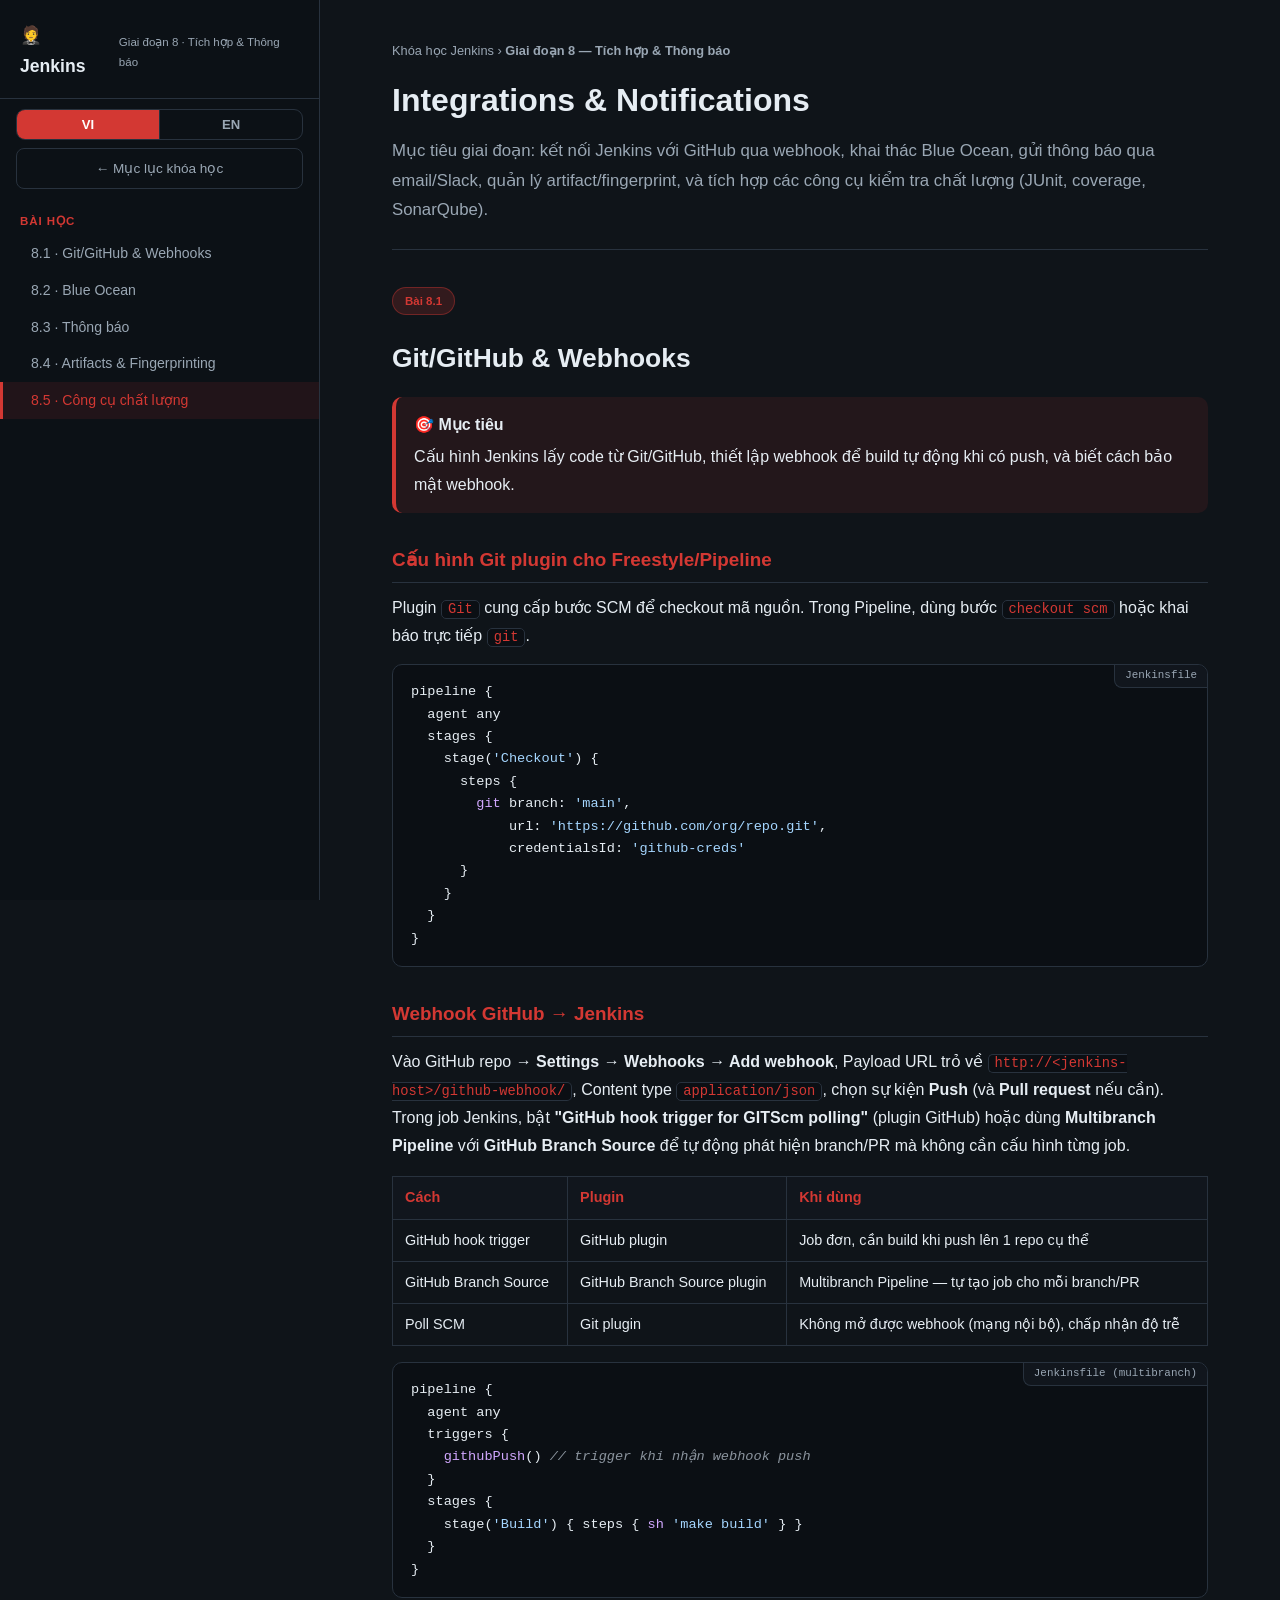
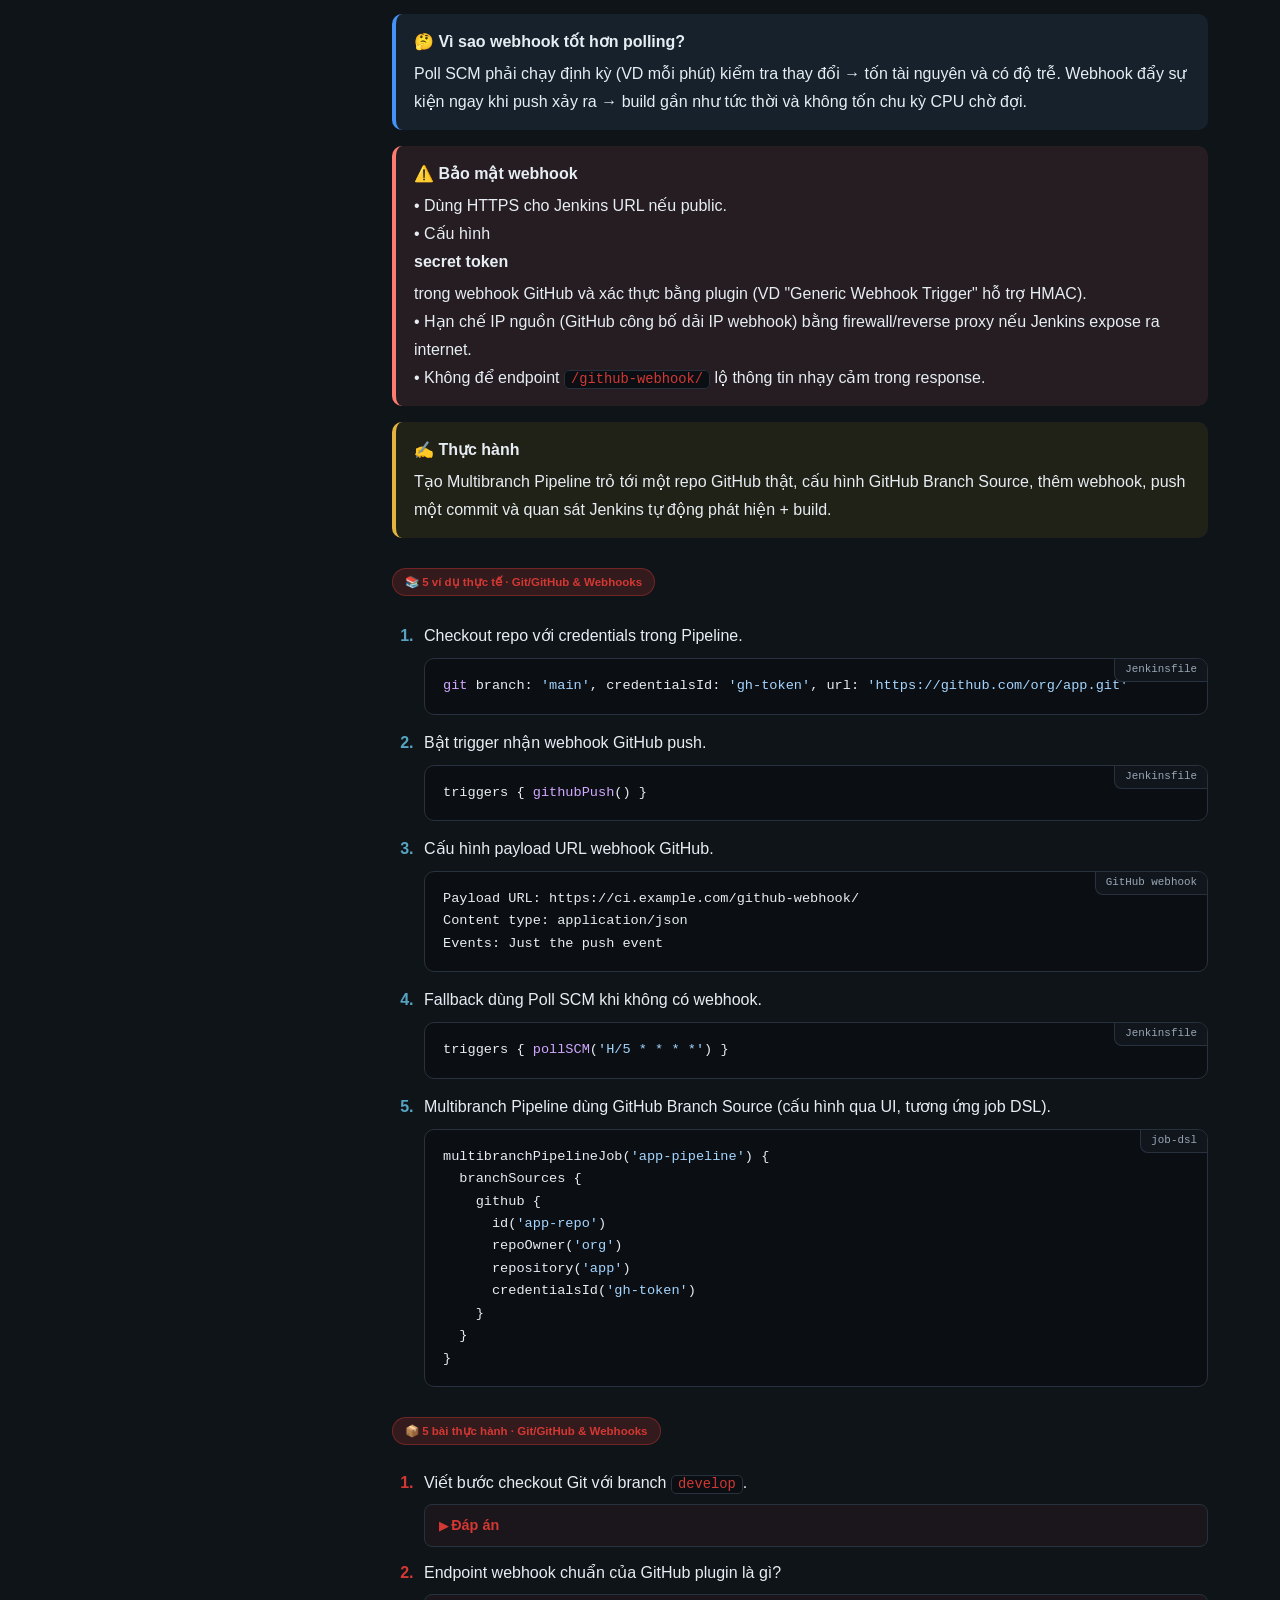
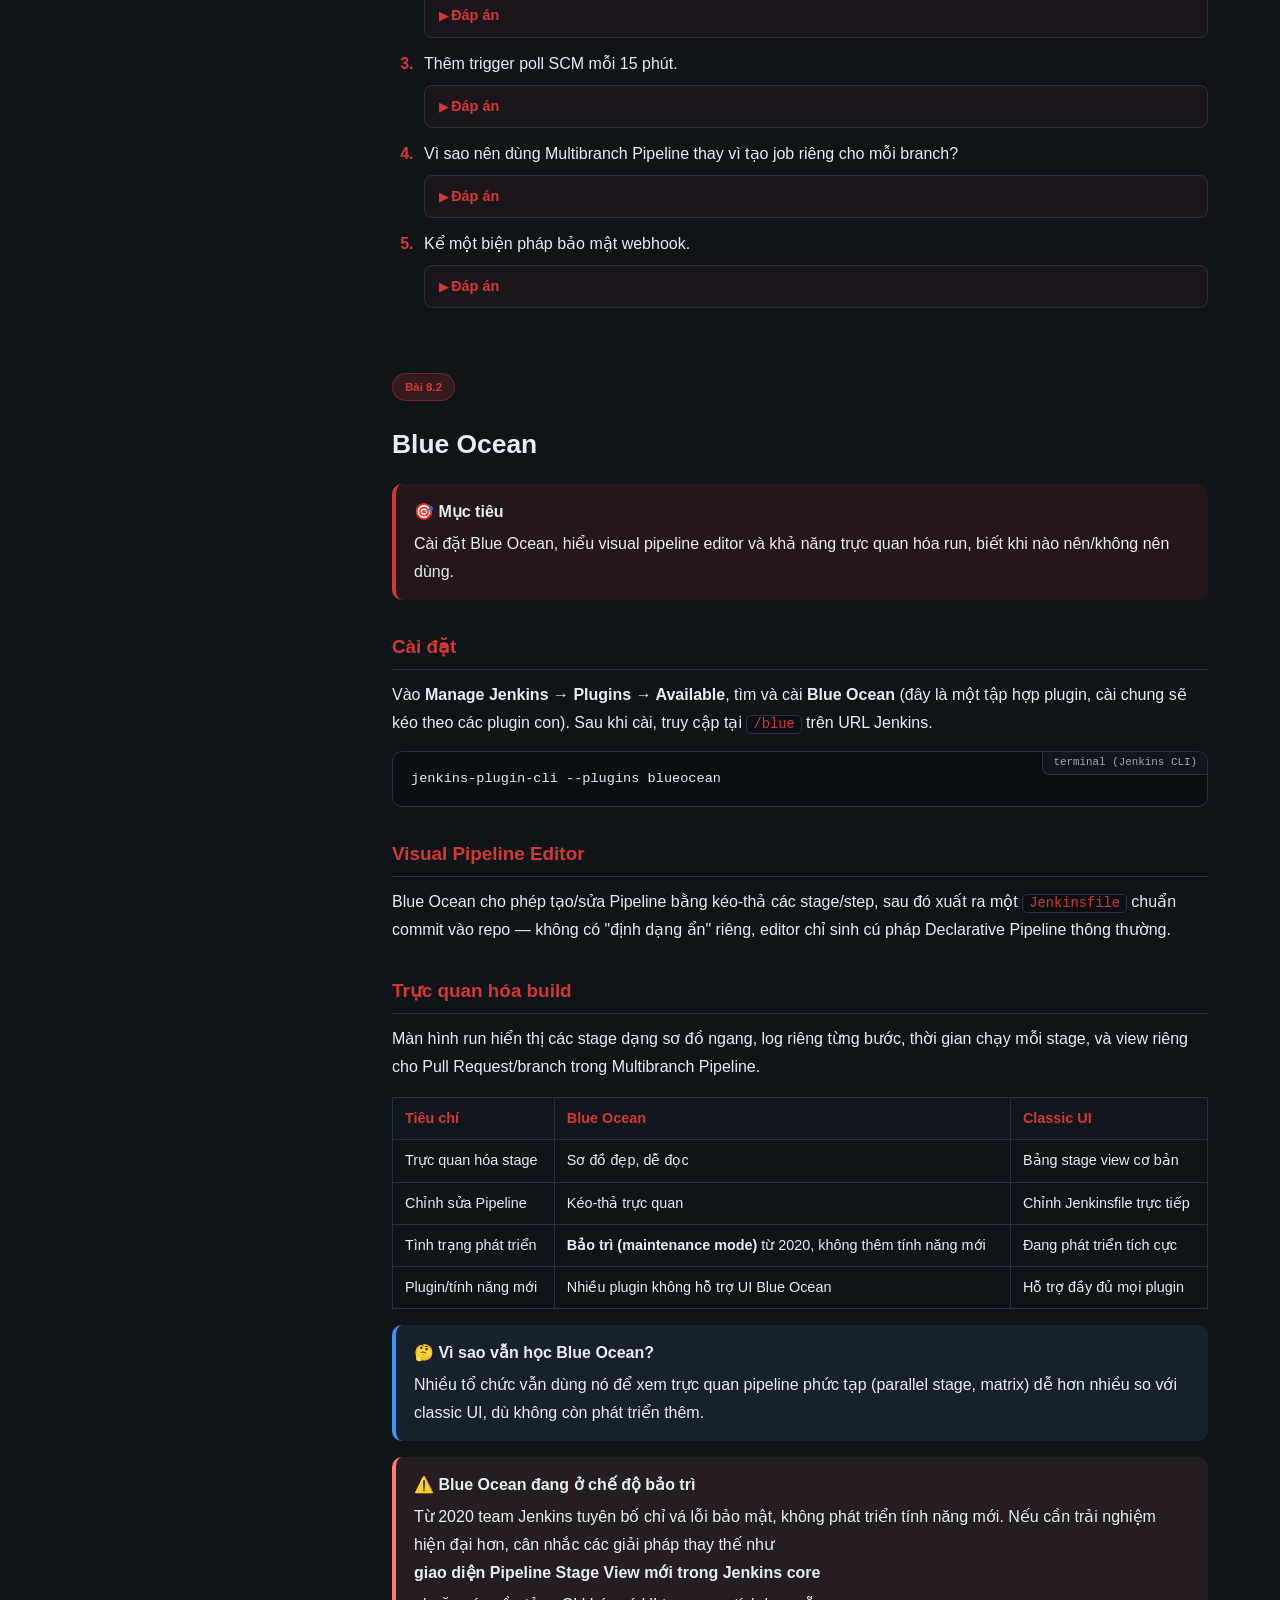
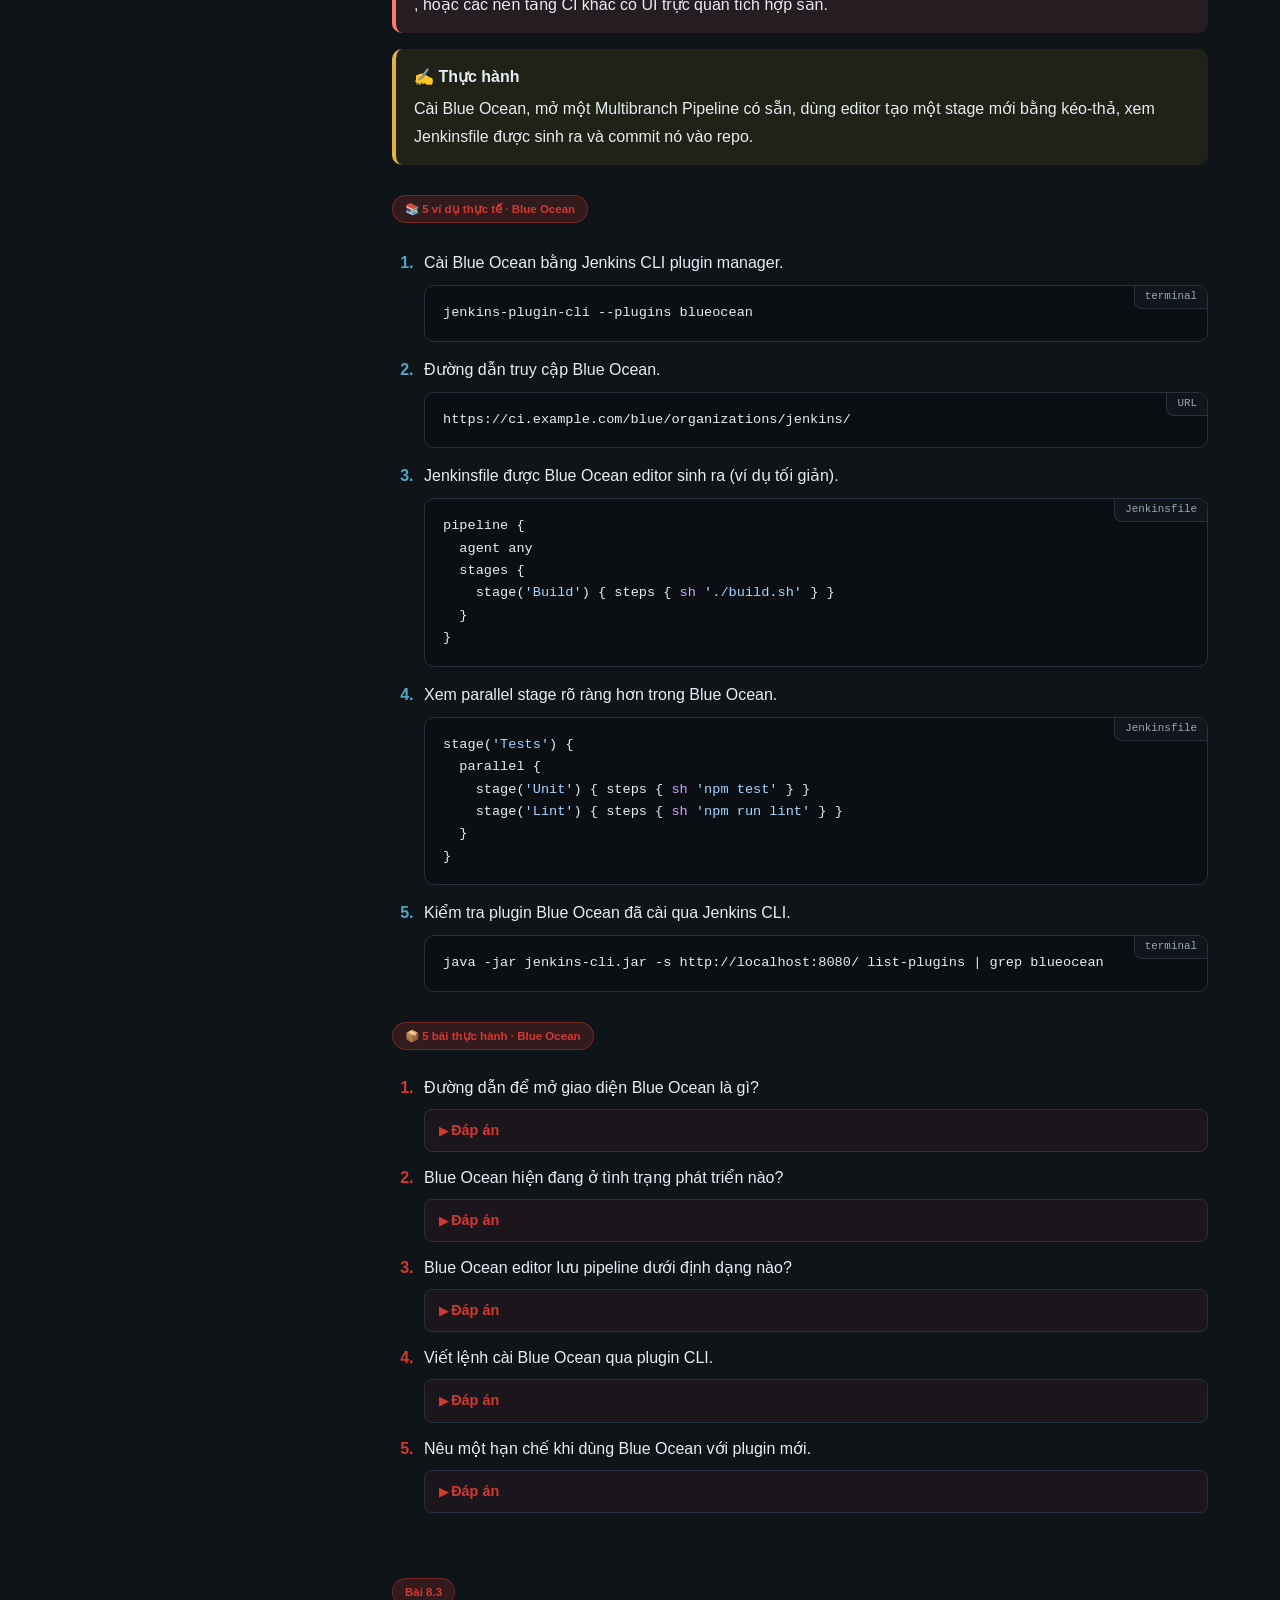
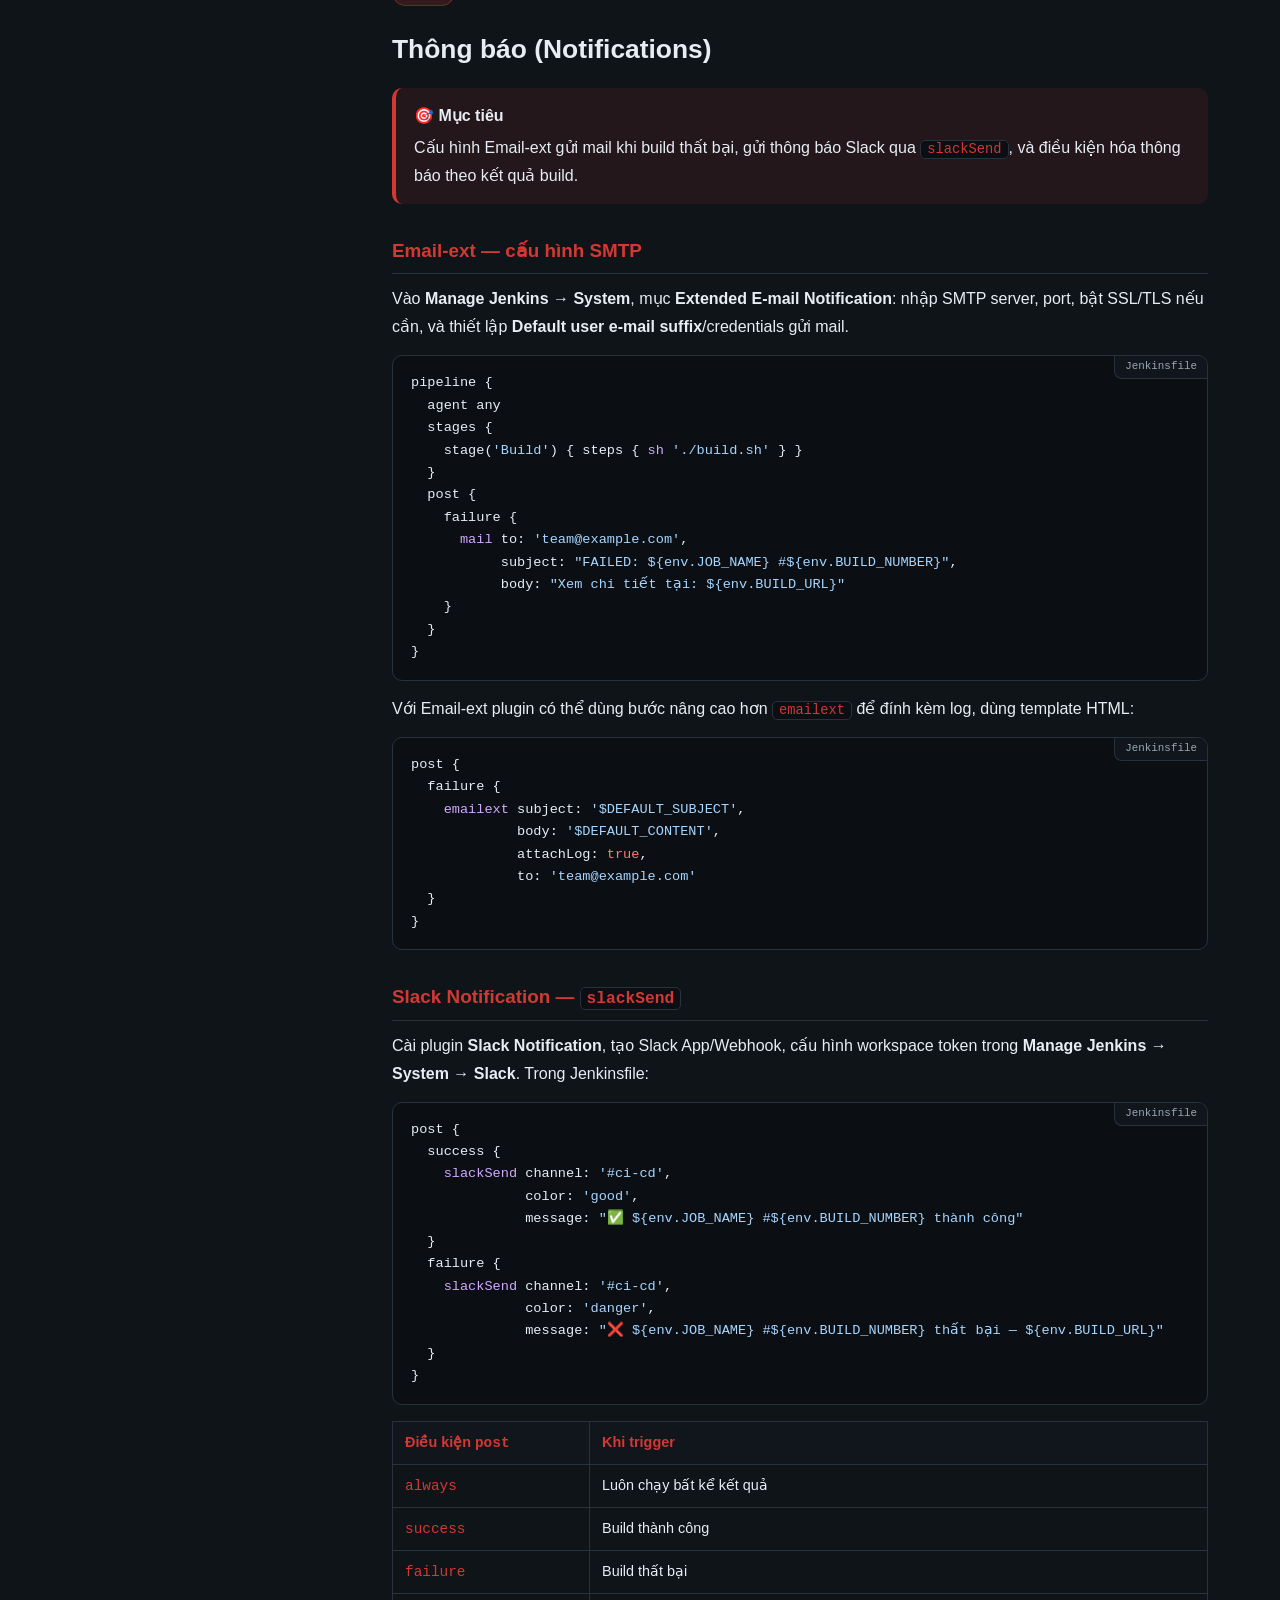
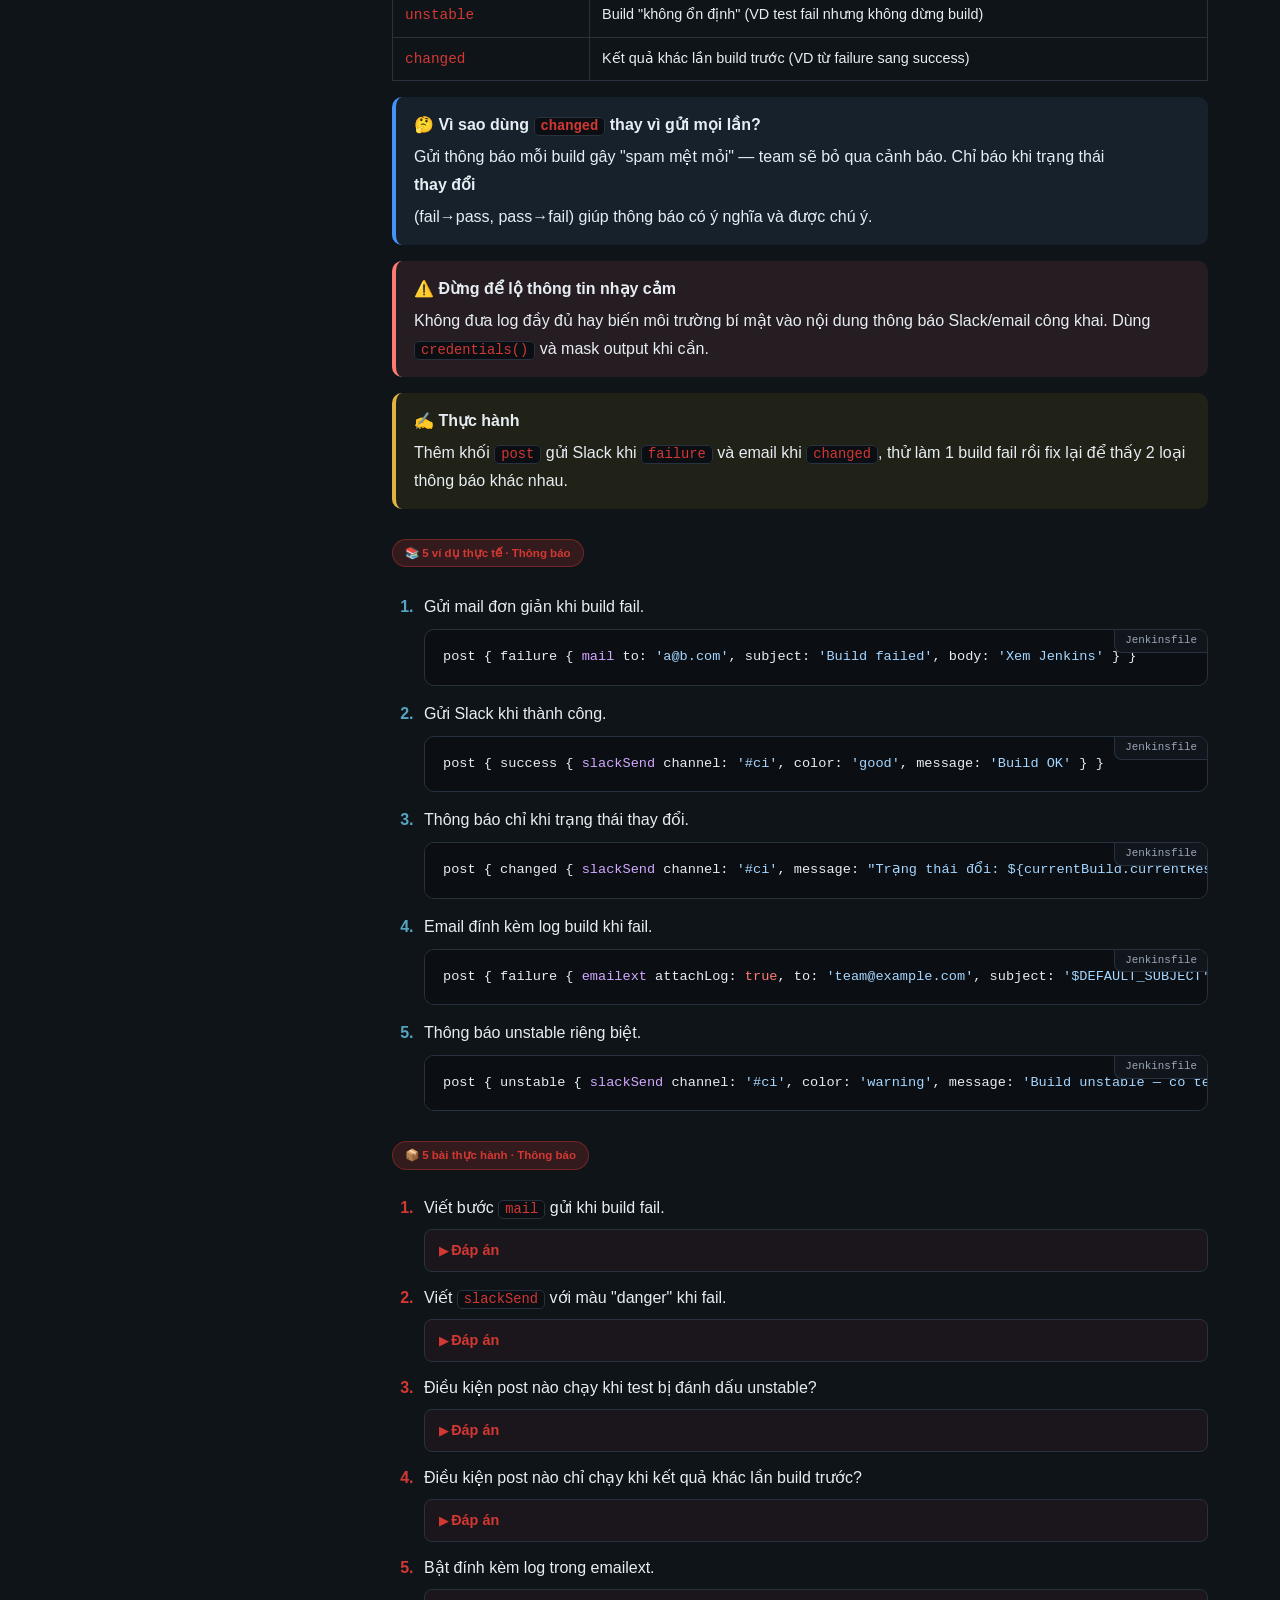
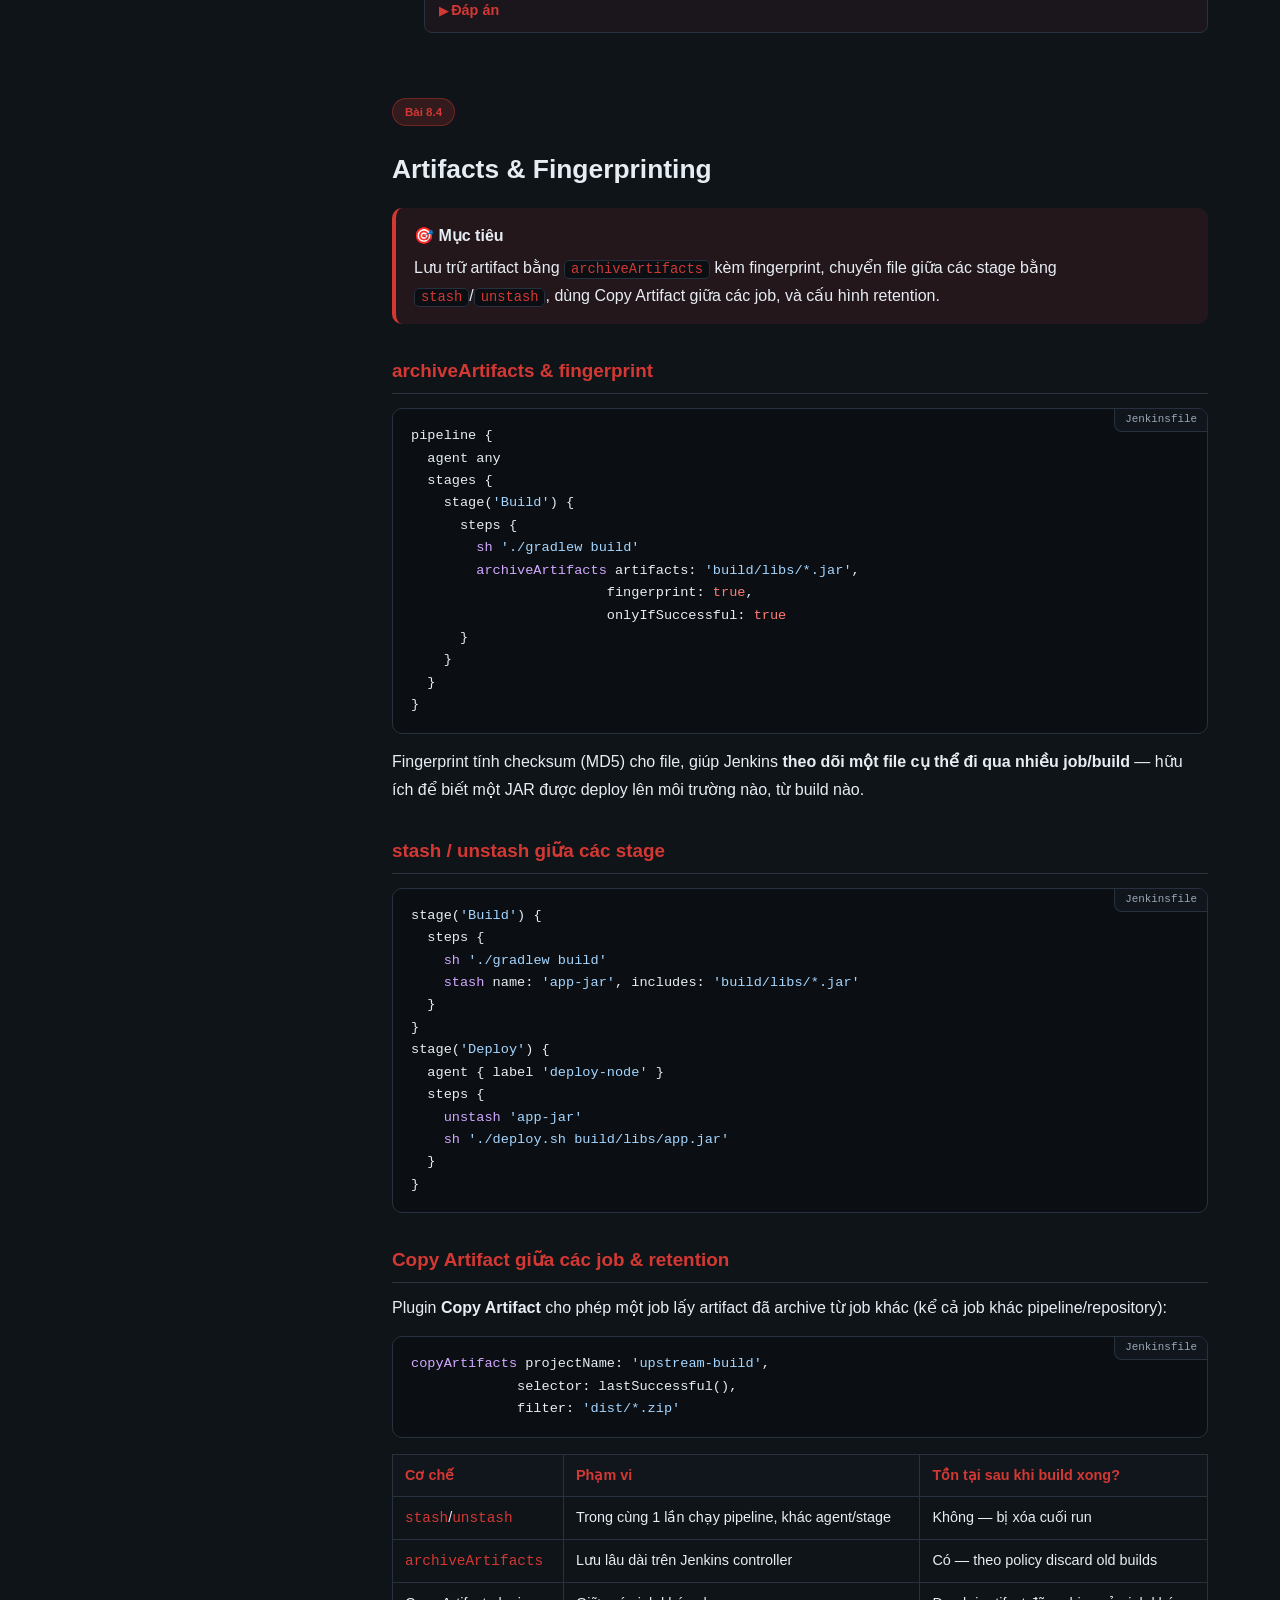
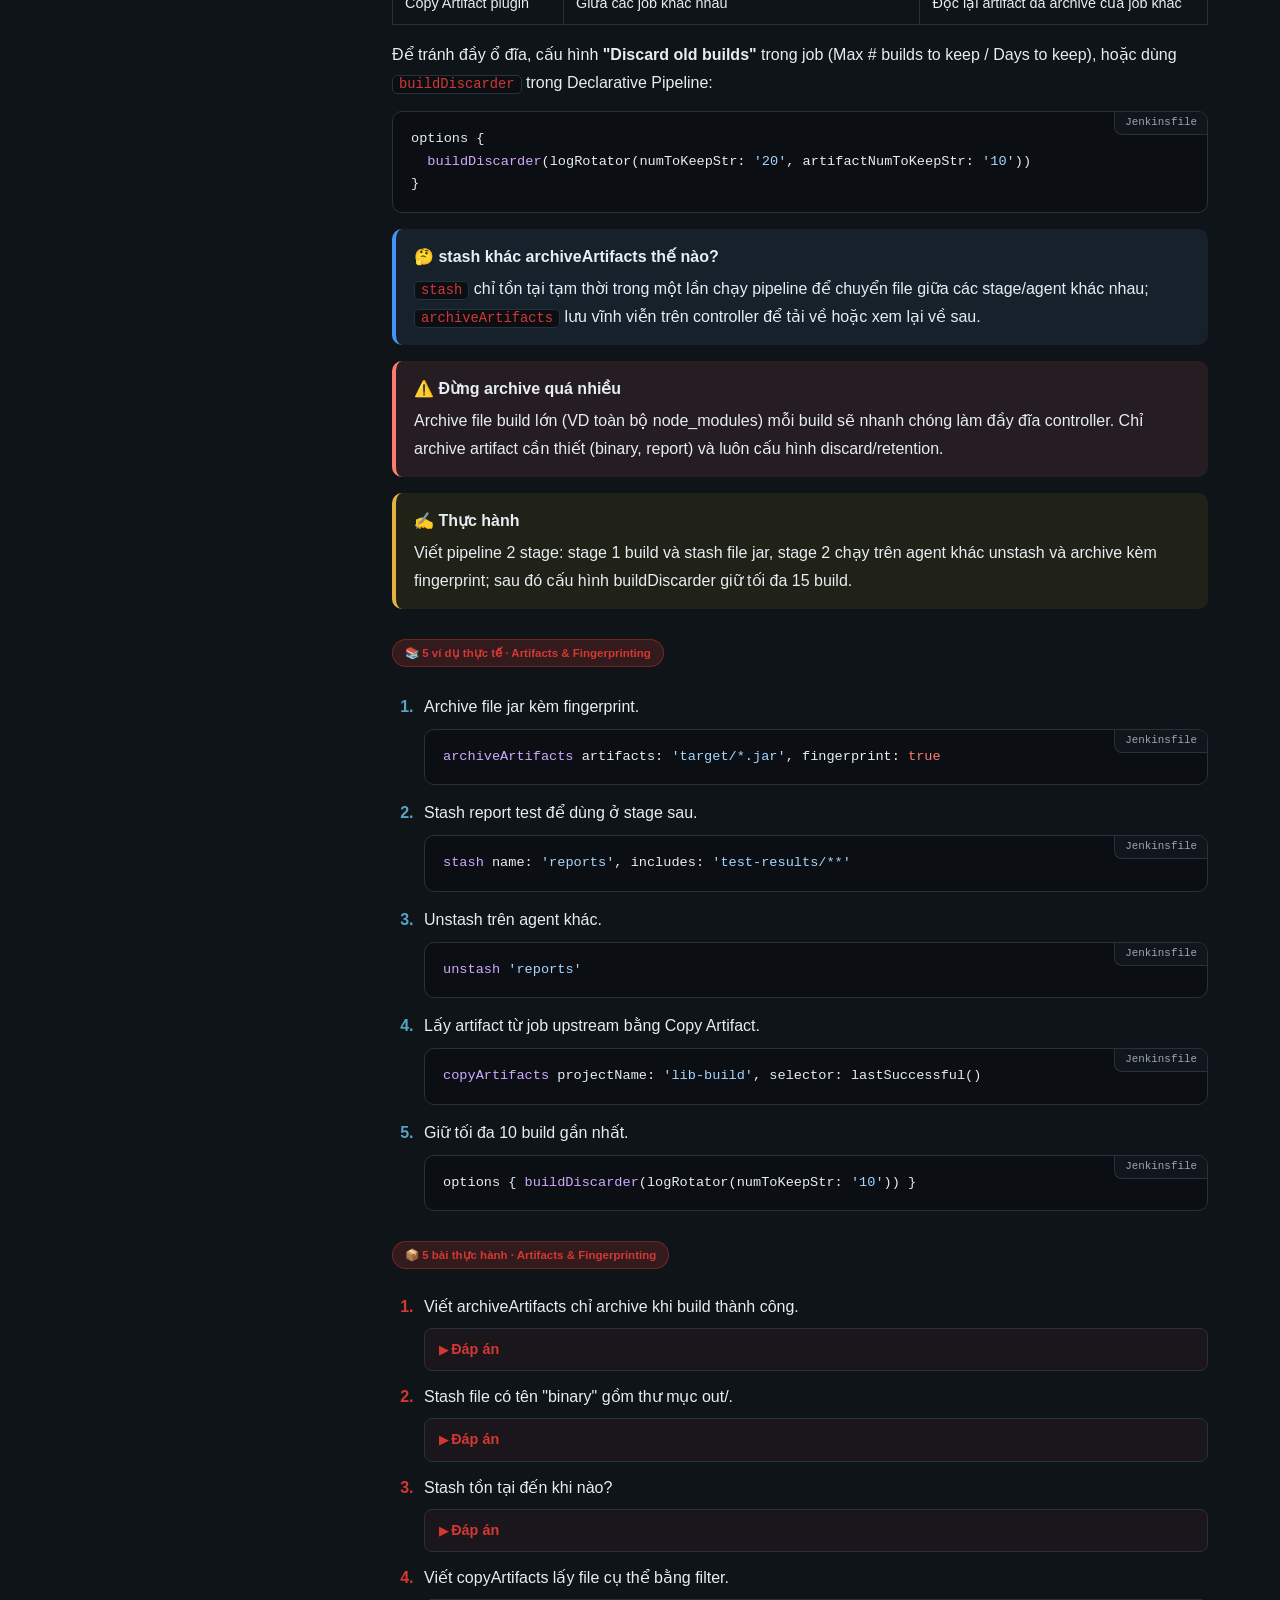
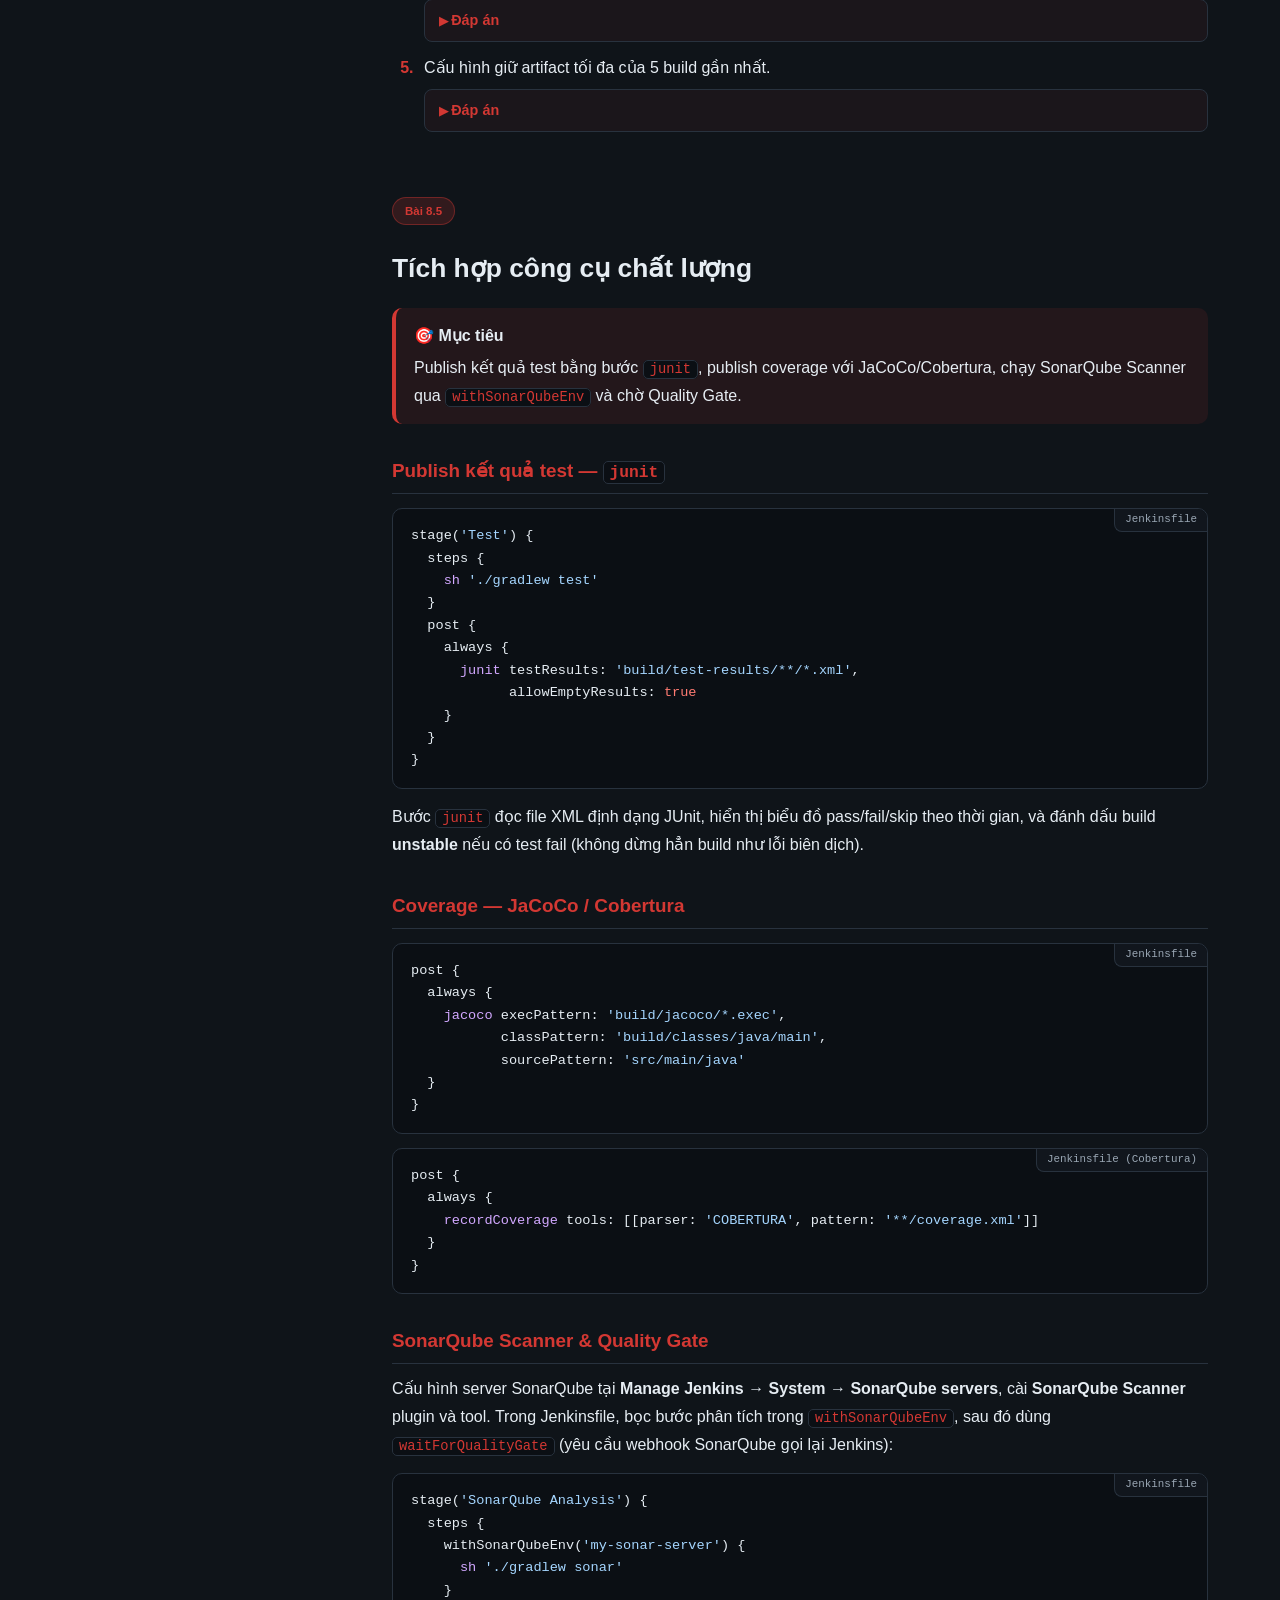
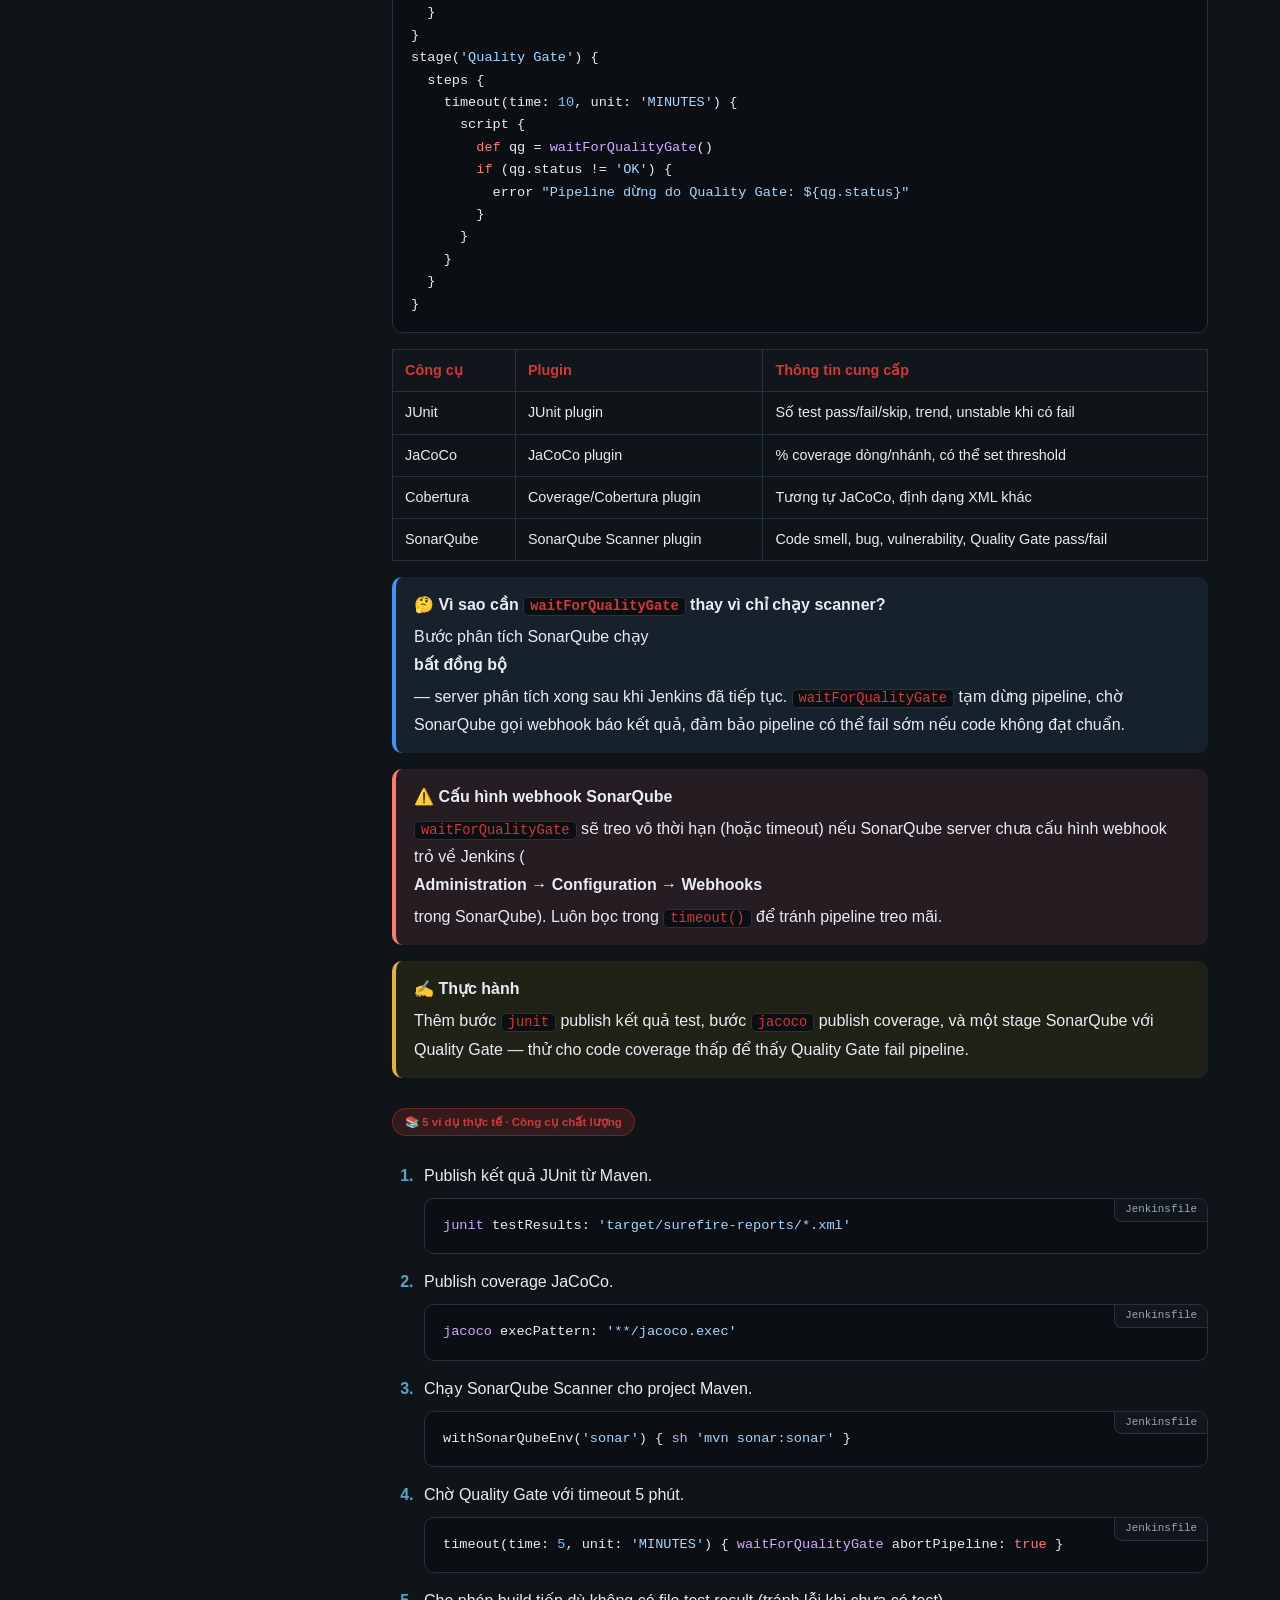
<file: phase8-integrations.html>
<!DOCTYPE html>
<html lang="vi">
<head>
<meta charset="UTF-8">
<meta name="viewport" content="width=device-width, initial-scale=1.0">
<title>Giai đoạn 8 — Integrations &amp; Notifications | Khóa học Jenkins</title>
<link rel="stylesheet" href="assets/course.css">
</head>
<body class="lang-vi">
<div class="layout">
<nav class="side">
  <div class="brand">🤵 Jenkins<small><span class="vi">Giai đoạn 8 · Tích hợp &amp; Thông báo</span><span class="en">Stage 8 · Integrations &amp; Notifications</span></small></div>
  <div class="lang-toggle">
    <button data-lang="vi" class="on">VI</button>
    <button data-lang="en">EN</button>
  </div>
  <a class="nav-home" href="index.html"><span class="vi">← Mục lục khóa học</span><span class="en">← Course index</span></a>
  <div class="grp"><span class="vi">Bài học</span><span class="en">Lessons</span></div>
  <a class="lnk" href="#scm-webhooks">8.1 · <span class="vi">Git/GitHub &amp; Webhooks</span><span class="en">Git/GitHub &amp; Webhooks</span></a>
  <a class="lnk" href="#blue-ocean">8.2 · Blue Ocean</a>
  <a class="lnk" href="#notifications">8.3 · <span class="vi">Thông báo</span><span class="en">Notifications</span></a>
  <a class="lnk" href="#artifacts">8.4 · <span class="vi">Artifacts &amp; Fingerprinting</span><span class="en">Artifacts &amp; Fingerprinting</span></a>
  <a class="lnk" href="#quality-tools">8.5 · <span class="vi">Công cụ chất lượng</span><span class="en">Quality tools</span></a>
</nav>

<main>
<header class="top">
  <div class="crumb"><span class="vi">Khóa học Jenkins › <b>Giai đoạn 8 — Tích hợp &amp; Thông báo</b></span><span class="en">Jenkins Course › <b>Stage 8 — Integrations &amp; Notifications</b></span></div>
  <h1><span class="vi">Integrations &amp; Notifications</span><span class="en">Integrations &amp; Notifications</span></h1>
  <p class="lead"><span class="vi">Mục tiêu giai đoạn: kết nối Jenkins với GitHub qua webhook, khai thác Blue Ocean, gửi thông báo qua email/Slack, quản lý artifact/fingerprint, và tích hợp các công cụ kiểm tra chất lượng (JUnit, coverage, SonarQube).</span><span class="en">Stage goal: connect Jenkins to GitHub via webhooks, use Blue Ocean, send email/Slack notifications, manage artifacts/fingerprinting, and integrate quality tools (JUnit, coverage, SonarQube).</span></p>
</header>

<!-- ============ 8.1 ============ -->
<section class="lesson" id="scm-webhooks">
<div class="lang vi">
  <span class="phase-tag">Bài 8.1</span>
  <h2>Git/GitHub &amp; Webhooks</h2>
  <div class="box goal"><b>🎯 Mục tiêu</b>Cấu hình Jenkins lấy code từ Git/GitHub, thiết lập webhook để build tự động khi có push, và biết cách bảo mật webhook.</div>
  <h3>Cấu hình Git plugin cho Freestyle/Pipeline</h3>
  <p>Plugin <code class="inline">Git</code> cung cấp bước SCM để checkout mã nguồn. Trong Pipeline, dùng bước <code class="inline">checkout scm</code> hoặc khai báo trực tiếp <code class="inline">git</code>.</p>
<pre><span class="lbl">Jenkinsfile</span>pipeline {
  agent any
  stages {
    stage(<span class="str">'Checkout'</span>) {
      steps {
        <span class="fn">git</span> branch: <span class="str">'main'</span>,
            url: <span class="str">'https://github.com/org/repo.git'</span>,
            credentialsId: <span class="str">'github-creds'</span>
      }
    }
  }
}</pre>
  <h3>Webhook GitHub → Jenkins</h3>
  <p>Vào GitHub repo → <b>Settings → Webhooks → Add webhook</b>, Payload URL trỏ về <code class="inline">http://&lt;jenkins-host&gt;/github-webhook/</code>, Content type <code class="inline">application/json</code>, chọn sự kiện <b>Push</b> (và <b>Pull request</b> nếu cần). Trong job Jenkins, bật <b>"GitHub hook trigger for GITScm polling"</b> (plugin GitHub) hoặc dùng <b>Multibranch Pipeline</b> với <b>GitHub Branch Source</b> để tự động phát hiện branch/PR mà không cần cấu hình từng job.</p>
  <table>
    <tr><th>Cách</th><th>Plugin</th><th>Khi dùng</th></tr>
    <tr><td>GitHub hook trigger</td><td>GitHub plugin</td><td>Job đơn, cần build khi push lên 1 repo cụ thể</td></tr>
    <tr><td>GitHub Branch Source</td><td>GitHub Branch Source plugin</td><td>Multibranch Pipeline — tự tạo job cho mỗi branch/PR</td></tr>
    <tr><td>Poll SCM</td><td>Git plugin</td><td>Không mở được webhook (mạng nội bộ), chấp nhận độ trễ</td></tr>
  </table>
<pre><span class="lbl">Jenkinsfile (multibranch)</span>pipeline {
  agent any
  triggers {
    <span class="fn">githubPush</span>() <span class="cmt">// trigger khi nhận webhook push</span>
  }
  stages {
    stage(<span class="str">'Build'</span>) { steps { <span class="fn">sh</span> <span class="str">'make build'</span> } }
  }
}</pre>
  <div class="box why"><b>🤔 Vì sao webhook tốt hơn polling?</b>Poll SCM phải chạy định kỳ (VD mỗi phút) kiểm tra thay đổi → tốn tài nguyên và có độ trễ. Webhook đẩy sự kiện ngay khi push xảy ra → build gần như tức thời và không tốn chu kỳ CPU chờ đợi.</div>
  <div class="box warn"><b>⚠️ Bảo mật webhook</b>• Dùng HTTPS cho Jenkins URL nếu public.<br>• Cấu hình <b>secret token</b> trong webhook GitHub và xác thực bằng plugin (VD "Generic Webhook Trigger" hỗ trợ HMAC).<br>• Hạn chế IP nguồn (GitHub công bố dải IP webhook) bằng firewall/reverse proxy nếu Jenkins expose ra internet.<br>• Không để endpoint <code class="inline">/github-webhook/</code> lộ thông tin nhạy cảm trong response.</div>
  <div class="box practice"><b>✍️ Thực hành</b>Tạo Multibranch Pipeline trỏ tới một repo GitHub thật, cấu hình GitHub Branch Source, thêm webhook, push một commit và quan sát Jenkins tự động phát hiện + build.</div>
  <div class="drill-head"><span class="phase-tag">📚 5 ví dụ thực tế · Git/GitHub &amp; Webhooks</span></div>
  <ol class="examples">
    <li><span class="task">Checkout repo với credentials trong Pipeline.</span>
<pre><span class="lbl">Jenkinsfile</span><span class="fn">git</span> branch: <span class="str">'main'</span>, credentialsId: <span class="str">'gh-token'</span>, url: <span class="str">'https://github.com/org/app.git'</span></pre></li>
    <li><span class="task">Bật trigger nhận webhook GitHub push.</span>
<pre><span class="lbl">Jenkinsfile</span>triggers { <span class="fn">githubPush</span>() }</pre></li>
    <li><span class="task">Cấu hình payload URL webhook GitHub.</span>
<pre><span class="lbl">GitHub webhook</span>Payload URL: https://ci.example.com/github-webhook/
Content type: application/json
Events: Just the push event</pre></li>
    <li><span class="task">Fallback dùng Poll SCM khi không có webhook.</span>
<pre><span class="lbl">Jenkinsfile</span>triggers { <span class="fn">pollSCM</span>(<span class="str">'H/5 * * * *'</span>) }</pre></li>
    <li><span class="task">Multibranch Pipeline dùng GitHub Branch Source (cấu hình qua UI, tương ứng job DSL).</span>
<pre><span class="lbl">job-dsl</span>multibranchPipelineJob(<span class="str">'app-pipeline'</span>) {
  branchSources {
    github {
      id(<span class="str">'app-repo'</span>)
      repoOwner(<span class="str">'org'</span>)
      repository(<span class="str">'app'</span>)
      credentialsId(<span class="str">'gh-token'</span>)
    }
  }
}</pre></li>
  </ol>
  <div class="drill-head"><span class="phase-tag">📦 5 bài thực hành · Git/GitHub &amp; Webhooks</span></div>
  <ol class="drills">
    <li><span class="task">Viết bước checkout Git với branch <code class="inline">develop</code>.</span>
      <details class="ans"><summary>Đáp án</summary><div class="a-body"><pre><span class="fn">git</span> branch: <span class="str">'develop'</span>, url: <span class="str">'https://github.com/org/repo.git'</span></pre></div></details></li>
    <li><span class="task">Endpoint webhook chuẩn của GitHub plugin là gì?</span>
      <details class="ans"><summary>Đáp án</summary><div class="a-body"><pre>http://&lt;jenkins-host&gt;/github-webhook/</pre></div></details></li>
    <li><span class="task">Thêm trigger poll SCM mỗi 15 phút.</span>
      <details class="ans"><summary>Đáp án</summary><div class="a-body"><pre>triggers { <span class="fn">pollSCM</span>(<span class="str">'H/15 * * * *'</span>) }</pre></div></details></li>
    <li><span class="task">Vì sao nên dùng Multibranch Pipeline thay vì tạo job riêng cho mỗi branch?</span>
      <details class="ans"><summary>Đáp án</summary><div class="a-body"><pre><span class="cmt">// Multibranch tự động scan repo, tự tạo/xóa job theo branch & PR
// nhờ Jenkinsfile trong repo -> không cần cấu hình thủ công từng job</span></pre></div></details></li>
    <li><span class="task">Kể một biện pháp bảo mật webhook.</span>
      <details class="ans"><summary>Đáp án</summary><div class="a-body"><pre><span class="cmt">// Đặt secret token cho webhook + xác thực HMAC,
// giới hạn IP nguồn webhook, dùng HTTPS</span></pre></div></details></li>
  </ol>
</div>
<div class="lang en">
  <span class="phase-tag">Lesson 8.1</span>
  <h2>Git/GitHub &amp; Webhooks</h2>
  <div class="box goal"><b>🎯 Goal</b>Configure Jenkins to pull code from Git/GitHub, set up webhooks so builds trigger automatically on push, and know how to secure webhooks.</div>
  <h3>Configuring the Git plugin for Freestyle/Pipeline</h3>
  <p>The <code class="inline">Git</code> plugin provides the SCM step to check out source code. In Pipeline, use <code class="inline">checkout scm</code> or declare <code class="inline">git</code> directly.</p>
<pre><span class="lbl">Jenkinsfile</span>pipeline {
  agent any
  stages {
    stage(<span class="str">'Checkout'</span>) {
      steps {
        <span class="fn">git</span> branch: <span class="str">'main'</span>,
            url: <span class="str">'https://github.com/org/repo.git'</span>,
            credentialsId: <span class="str">'github-creds'</span>
      }
    }
  }
}</pre>
  <h3>GitHub → Jenkins Webhook</h3>
  <p>In the GitHub repo go to <b>Settings → Webhooks → Add webhook</b>, set the Payload URL to <code class="inline">http://&lt;jenkins-host&gt;/github-webhook/</code>, Content type <code class="inline">application/json</code>, select the <b>Push</b> event (and <b>Pull request</b> if needed). In the Jenkins job, enable <b>"GitHub hook trigger for GITScm polling"</b> (GitHub plugin) or use a <b>Multibranch Pipeline</b> with the <b>GitHub Branch Source</b> to auto-discover branches/PRs without configuring each job.</p>
  <table>
    <tr><th>Approach</th><th>Plugin</th><th>When to use</th></tr>
    <tr><td>GitHub hook trigger</td><td>GitHub plugin</td><td>Single job, build on push to one specific repo</td></tr>
    <tr><td>GitHub Branch Source</td><td>GitHub Branch Source plugin</td><td>Multibranch Pipeline — auto-creates jobs per branch/PR</td></tr>
    <tr><td>Poll SCM</td><td>Git plugin</td><td>Webhook not reachable (internal network), latency acceptable</td></tr>
  </table>
<pre><span class="lbl">Jenkinsfile (multibranch)</span>pipeline {
  agent any
  triggers {
    <span class="fn">githubPush</span>() <span class="cmt">// trigger on incoming push webhook</span>
  }
  stages {
    stage(<span class="str">'Build'</span>) { steps { <span class="fn">sh</span> <span class="str">'make build'</span> } }
  }
}</pre>
  <div class="box why"><b>🤔 Why are webhooks better than polling?</b>Poll SCM has to run periodically (e.g. every minute) checking for changes — wasting resources and adding latency. A webhook pushes the event the moment a push happens, so builds start almost instantly with no idle polling.</div>
  <div class="box warn"><b>⚠️ Securing webhooks</b>• Use HTTPS for the Jenkins URL if public.<br>• Configure a <b>secret token</b> on the GitHub webhook and verify it with a plugin (e.g. "Generic Webhook Trigger" supports HMAC).<br>• Restrict source IPs (GitHub publishes its webhook IP ranges) via firewall/reverse proxy if Jenkins is internet-facing.<br>• Don't let the <code class="inline">/github-webhook/</code> endpoint leak sensitive info in responses.</div>
  <div class="box practice"><b>✍️ Exercise</b>Create a Multibranch Pipeline pointing at a real GitHub repo, configure GitHub Branch Source, add a webhook, push a commit, and watch Jenkins auto-discover and build it.</div>
  <div class="drill-head"><span class="phase-tag">📚 5 real-world examples · Git/GitHub &amp; Webhooks</span></div>
  <ol class="examples">
    <li><span class="task">Check out a repo with credentials in a Pipeline.</span>
<pre><span class="lbl">Jenkinsfile</span><span class="fn">git</span> branch: <span class="str">'main'</span>, credentialsId: <span class="str">'gh-token'</span>, url: <span class="str">'https://github.com/org/app.git'</span></pre></li>
    <li><span class="task">Enable a trigger for GitHub push webhooks.</span>
<pre><span class="lbl">Jenkinsfile</span>triggers { <span class="fn">githubPush</span>() }</pre></li>
    <li><span class="task">Configure the GitHub webhook payload URL.</span>
<pre><span class="lbl">GitHub webhook</span>Payload URL: https://ci.example.com/github-webhook/
Content type: application/json
Events: Just the push event</pre></li>
    <li><span class="task">Fall back to Poll SCM when no webhook is available.</span>
<pre><span class="lbl">Jenkinsfile</span>triggers { <span class="fn">pollSCM</span>(<span class="str">'H/5 * * * *'</span>) }</pre></li>
    <li><span class="task">Multibranch Pipeline using GitHub Branch Source (via Job DSL).</span>
<pre><span class="lbl">job-dsl</span>multibranchPipelineJob(<span class="str">'app-pipeline'</span>) {
  branchSources {
    github {
      id(<span class="str">'app-repo'</span>)
      repoOwner(<span class="str">'org'</span>)
      repository(<span class="str">'app'</span>)
      credentialsId(<span class="str">'gh-token'</span>)
    }
  }
}</pre></li>
  </ol>
  <div class="drill-head"><span class="phase-tag">📦 5 drills · Git/GitHub &amp; Webhooks</span></div>
  <ol class="drills">
    <li><span class="task">Write a checkout step for branch <code class="inline">develop</code>.</span>
      <details class="ans"><summary>Answer</summary><div class="a-body"><pre><span class="fn">git</span> branch: <span class="str">'develop'</span>, url: <span class="str">'https://github.com/org/repo.git'</span></pre></div></details></li>
    <li><span class="task">What is the standard GitHub plugin webhook endpoint?</span>
      <details class="ans"><summary>Answer</summary><div class="a-body"><pre>http://&lt;jenkins-host&gt;/github-webhook/</pre></div></details></li>
    <li><span class="task">Add a poll SCM trigger every 15 minutes.</span>
      <details class="ans"><summary>Answer</summary><div class="a-body"><pre>triggers { <span class="fn">pollSCM</span>(<span class="str">'H/15 * * * *'</span>) }</pre></div></details></li>
    <li><span class="task">Why prefer a Multibranch Pipeline over one job per branch?</span>
      <details class="ans"><summary>Answer</summary><div class="a-body"><pre><span class="cmt">// It auto-scans the repo and creates/removes jobs per branch & PR
// based on the Jenkinsfile in the repo -- no manual per-job setup</span></pre></div></details></li>
    <li><span class="task">Name one webhook security measure.</span>
      <details class="ans"><summary>Answer</summary><div class="a-body"><pre><span class="cmt">// Set a webhook secret token + verify HMAC,
// restrict webhook source IPs, use HTTPS</span></pre></div></details></li>
  </ol>
</div>
</section>

<!-- ============ 8.2 ============ -->
<section class="lesson" id="blue-ocean">
<div class="lang vi">
  <span class="phase-tag">Bài 8.2</span>
  <h2>Blue Ocean</h2>
  <div class="box goal"><b>🎯 Mục tiêu</b>Cài đặt Blue Ocean, hiểu visual pipeline editor và khả năng trực quan hóa run, biết khi nào nên/không nên dùng.</div>
  <h3>Cài đặt</h3>
  <p>Vào <b>Manage Jenkins → Plugins → Available</b>, tìm và cài <b>Blue Ocean</b> (đây là một tập hợp plugin, cài chung sẽ kéo theo các plugin con). Sau khi cài, truy cập tại <code class="inline">/blue</code> trên URL Jenkins.</p>
<pre><span class="lbl">terminal (Jenkins CLI)</span>jenkins-plugin-cli --plugins blueocean</pre>
  <h3>Visual Pipeline Editor</h3>
  <p>Blue Ocean cho phép tạo/sửa Pipeline bằng kéo-thả các stage/step, sau đó xuất ra một <code class="inline">Jenkinsfile</code> chuẩn commit vào repo — không có "định dạng ẩn" riêng, editor chỉ sinh cú pháp Declarative Pipeline thông thường.</p>
  <h3>Trực quan hóa build</h3>
  <p>Màn hình run hiển thị các stage dạng sơ đồ ngang, log riêng từng bước, thời gian chạy mỗi stage, và view riêng cho Pull Request/branch trong Multibranch Pipeline.</p>
  <table>
    <tr><th>Tiêu chí</th><th>Blue Ocean</th><th>Classic UI</th></tr>
    <tr><td>Trực quan hóa stage</td><td>Sơ đồ đẹp, dễ đọc</td><td>Bảng stage view cơ bản</td></tr>
    <tr><td>Chỉnh sửa Pipeline</td><td>Kéo-thả trực quan</td><td>Chỉnh Jenkinsfile trực tiếp</td></tr>
    <tr><td>Tình trạng phát triển</td><td><b>Bảo trì (maintenance mode)</b> từ 2020, không thêm tính năng mới</td><td>Đang phát triển tích cực</td></tr>
    <tr><td>Plugin/tính năng mới</td><td>Nhiều plugin không hỗ trợ UI Blue Ocean</td><td>Hỗ trợ đầy đủ mọi plugin</td></tr>
  </table>
  <div class="box why"><b>🤔 Vì sao vẫn học Blue Ocean?</b>Nhiều tổ chức vẫn dùng nó để xem trực quan pipeline phức tạp (parallel stage, matrix) dễ hơn nhiều so với classic UI, dù không còn phát triển thêm.</div>
  <div class="box warn"><b>⚠️ Blue Ocean đang ở chế độ bảo trì</b>Từ 2020 team Jenkins tuyên bố chỉ vá lỗi bảo mật, không phát triển tính năng mới. Nếu cần trải nghiệm hiện đại hơn, cân nhắc các giải pháp thay thế như <b>giao diện Pipeline Stage View mới trong Jenkins core</b>, hoặc các nền tảng CI khác có UI trực quan tích hợp sẵn.</div>
  <div class="box practice"><b>✍️ Thực hành</b>Cài Blue Ocean, mở một Multibranch Pipeline có sẵn, dùng editor tạo một stage mới bằng kéo-thả, xem Jenkinsfile được sinh ra và commit nó vào repo.</div>
  <div class="drill-head"><span class="phase-tag">📚 5 ví dụ thực tế · Blue Ocean</span></div>
  <ol class="examples">
    <li><span class="task">Cài Blue Ocean bằng Jenkins CLI plugin manager.</span>
<pre><span class="lbl">terminal</span>jenkins-plugin-cli --plugins blueocean</pre></li>
    <li><span class="task">Đường dẫn truy cập Blue Ocean.</span>
<pre><span class="lbl">URL</span>https://ci.example.com/blue/organizations/jenkins/</pre></li>
    <li><span class="task">Jenkinsfile được Blue Ocean editor sinh ra (ví dụ tối giản).</span>
<pre><span class="lbl">Jenkinsfile</span>pipeline {
  agent any
  stages {
    stage(<span class="str">'Build'</span>) { steps { <span class="fn">sh</span> <span class="str">'./build.sh'</span> } }
  }
}</pre></li>
    <li><span class="task">Xem parallel stage rõ ràng hơn trong Blue Ocean.</span>
<pre><span class="lbl">Jenkinsfile</span>stage(<span class="str">'Tests'</span>) {
  parallel {
    stage(<span class="str">'Unit'</span>) { steps { <span class="fn">sh</span> <span class="str">'npm test'</span> } }
    stage(<span class="str">'Lint'</span>) { steps { <span class="fn">sh</span> <span class="str">'npm run lint'</span> } }
  }
}</pre></li>
    <li><span class="task">Kiểm tra plugin Blue Ocean đã cài qua Jenkins CLI.</span>
<pre><span class="lbl">terminal</span>java -jar jenkins-cli.jar -s http://localhost:8080/ list-plugins | grep blueocean</pre></li>
  </ol>
  <div class="drill-head"><span class="phase-tag">📦 5 bài thực hành · Blue Ocean</span></div>
  <ol class="drills">
    <li><span class="task">Đường dẫn để mở giao diện Blue Ocean là gì?</span>
      <details class="ans"><summary>Đáp án</summary><div class="a-body"><pre>/blue</pre></div></details></li>
    <li><span class="task">Blue Ocean hiện đang ở tình trạng phát triển nào?</span>
      <details class="ans"><summary>Đáp án</summary><div class="a-body"><pre><span class="cmt">// Maintenance mode kể từ 2020: chỉ vá bảo mật, không thêm tính năng</span></pre></div></details></li>
    <li><span class="task">Blue Ocean editor lưu pipeline dưới định dạng nào?</span>
      <details class="ans"><summary>Đáp án</summary><div class="a-body"><pre><span class="cmt">// Jenkinsfile Declarative Pipeline chuẩn, commit vào repo</span></pre></div></details></li>
    <li><span class="task">Viết lệnh cài Blue Ocean qua plugin CLI.</span>
      <details class="ans"><summary>Đáp án</summary><div class="a-body"><pre>jenkins-plugin-cli --plugins blueocean</pre></div></details></li>
    <li><span class="task">Nêu một hạn chế khi dùng Blue Ocean với plugin mới.</span>
      <details class="ans"><summary>Đáp án</summary><div class="a-body"><pre><span class="cmt">// Nhiều plugin mới không có tích hợp UI Blue Ocean vì nó không còn phát triển</span></pre></div></details></li>
  </ol>
</div>
<div class="lang en">
  <span class="phase-tag">Lesson 8.2</span>
  <h2>Blue Ocean</h2>
  <div class="box goal"><b>🎯 Goal</b>Install Blue Ocean, understand the visual pipeline editor and run visualization, and know when to use it vs. the classic UI.</div>
  <h3>Installation</h3>
  <p>Go to <b>Manage Jenkins → Plugins → Available</b>, find and install <b>Blue Ocean</b> (it's a bundle of plugins — installing it pulls in the dependent ones). Once installed, access it at <code class="inline">/blue</code> on your Jenkins URL.</p>
<pre><span class="lbl">terminal (Jenkins CLI)</span>jenkins-plugin-cli --plugins blueocean</pre>
  <h3>Visual Pipeline Editor</h3>
  <p>Blue Ocean lets you create/edit a Pipeline by dragging and dropping stages/steps, then exports a standard <code class="inline">Jenkinsfile</code> to commit to your repo — there is no hidden proprietary format, the editor just generates plain Declarative Pipeline syntax.</p>
  <h3>Run Visualization</h3>
  <p>The run screen shows stages as a horizontal diagram, per-step logs, per-stage timing, and dedicated Pull Request/branch views for Multibranch Pipelines.</p>
  <table>
    <tr><th>Criterion</th><th>Blue Ocean</th><th>Classic UI</th></tr>
    <tr><td>Stage visualization</td><td>Clean, readable diagram</td><td>Basic stage view table</td></tr>
    <tr><td>Editing pipelines</td><td>Visual drag-and-drop</td><td>Edit the Jenkinsfile directly</td></tr>
    <tr><td>Development status</td><td><b>Maintenance mode</b> since 2020, no new features</td><td>Actively developed</td></tr>
    <tr><td>New plugin support</td><td>Many plugins lack Blue Ocean UI support</td><td>Full plugin support</td></tr>
  </table>
  <div class="box why"><b>🤔 Why still learn Blue Ocean?</b>Many organizations still use it because visualizing complex pipelines (parallel stages, matrix) is much easier than the classic UI, even though it's no longer actively developed.</div>
  <div class="box warn"><b>⚠️ Blue Ocean is in maintenance mode</b>Since 2020 the Jenkins team has stated it only receives security fixes, no new features. For a more modern experience, consider alternatives like the <b>newer Pipeline Stage View built into Jenkins core</b>, or other CI platforms with built-in visual UIs.</div>
  <div class="box practice"><b>✍️ Exercise</b>Install Blue Ocean, open an existing Multibranch Pipeline, use the editor to add a new stage by drag-and-drop, inspect the generated Jenkinsfile, and commit it to the repo.</div>
  <div class="drill-head"><span class="phase-tag">📚 5 real-world examples · Blue Ocean</span></div>
  <ol class="examples">
    <li><span class="task">Install Blue Ocean via the Jenkins CLI plugin manager.</span>
<pre><span class="lbl">terminal</span>jenkins-plugin-cli --plugins blueocean</pre></li>
    <li><span class="task">The Blue Ocean access path.</span>
<pre><span class="lbl">URL</span>https://ci.example.com/blue/organizations/jenkins/</pre></li>
    <li><span class="task">Jenkinsfile generated by the Blue Ocean editor (minimal example).</span>
<pre><span class="lbl">Jenkinsfile</span>pipeline {
  agent any
  stages {
    stage(<span class="str">'Build'</span>) { steps { <span class="fn">sh</span> <span class="str">'./build.sh'</span> } }
  }
}</pre></li>
    <li><span class="task">Parallel stages are clearer in Blue Ocean.</span>
<pre><span class="lbl">Jenkinsfile</span>stage(<span class="str">'Tests'</span>) {
  parallel {
    stage(<span class="str">'Unit'</span>) { steps { <span class="fn">sh</span> <span class="str">'npm test'</span> } }
    stage(<span class="str">'Lint'</span>) { steps { <span class="fn">sh</span> <span class="str">'npm run lint'</span> } }
  }
}</pre></li>
    <li><span class="task">Verify Blue Ocean is installed via Jenkins CLI.</span>
<pre><span class="lbl">terminal</span>java -jar jenkins-cli.jar -s http://localhost:8080/ list-plugins | grep blueocean</pre></li>
  </ol>
  <div class="drill-head"><span class="phase-tag">📦 5 drills · Blue Ocean</span></div>
  <ol class="drills">
    <li><span class="task">What path opens the Blue Ocean UI?</span>
      <details class="ans"><summary>Answer</summary><div class="a-body"><pre>/blue</pre></div></details></li>
    <li><span class="task">What is Blue Ocean's current development status?</span>
      <details class="ans"><summary>Answer</summary><div class="a-body"><pre><span class="cmt">// Maintenance mode since 2020: security fixes only, no new features</span></pre></div></details></li>
    <li><span class="task">What format does the Blue Ocean editor save pipelines in?</span>
      <details class="ans"><summary>Answer</summary><div class="a-body"><pre><span class="cmt">// A standard Declarative Pipeline Jenkinsfile, committed to the repo</span></pre></div></details></li>
    <li><span class="task">Write the command to install Blue Ocean via the plugin CLI.</span>
      <details class="ans"><summary>Answer</summary><div class="a-body"><pre>jenkins-plugin-cli --plugins blueocean</pre></div></details></li>
    <li><span class="task">Name one limitation of using Blue Ocean with newer plugins.</span>
      <details class="ans"><summary>Answer</summary><div class="a-body"><pre><span class="cmt">// Many newer plugins lack Blue Ocean UI integration since it's no longer developed</span></pre></div></details></li>
  </ol>
</div>
</section>

<!-- ============ 8.3 ============ -->
<section class="lesson" id="notifications">
<div class="lang vi">
  <span class="phase-tag">Bài 8.3</span>
  <h2>Thông báo (Notifications)</h2>
  <div class="box goal"><b>🎯 Mục tiêu</b>Cấu hình Email-ext gửi mail khi build thất bại, gửi thông báo Slack qua <code class="inline">slackSend</code>, và điều kiện hóa thông báo theo kết quả build.</div>
  <h3>Email-ext — cấu hình SMTP</h3>
  <p>Vào <b>Manage Jenkins → System</b>, mục <b>Extended E-mail Notification</b>: nhập SMTP server, port, bật SSL/TLS nếu cần, và thiết lập <b>Default user e-mail suffix</b>/credentials gửi mail.</p>
<pre><span class="lbl">Jenkinsfile</span>pipeline {
  agent any
  stages {
    stage(<span class="str">'Build'</span>) { steps { <span class="fn">sh</span> <span class="str">'./build.sh'</span> } }
  }
  post {
    failure {
      <span class="fn">mail</span> to: <span class="str">'team@example.com'</span>,
           subject: <span class="str">"FAILED: ${env.JOB_NAME} #${env.BUILD_NUMBER}"</span>,
           body: <span class="str">"Xem chi tiết tại: ${env.BUILD_URL}"</span>
    }
  }
}</pre>
  <p>Với Email-ext plugin có thể dùng bước nâng cao hơn <code class="inline">emailext</code> để đính kèm log, dùng template HTML:</p>
<pre><span class="lbl">Jenkinsfile</span>post {
  failure {
    <span class="fn">emailext</span> subject: <span class="str">'$DEFAULT_SUBJECT'</span>,
             body: <span class="str">'$DEFAULT_CONTENT'</span>,
             attachLog: <span class="kw">true</span>,
             to: <span class="str">'team@example.com'</span>
  }
}</pre>
  <h3>Slack Notification — <code class="inline">slackSend</code></h3>
  <p>Cài plugin <b>Slack Notification</b>, tạo Slack App/Webhook, cấu hình workspace token trong <b>Manage Jenkins → System → Slack</b>. Trong Jenkinsfile:</p>
<pre><span class="lbl">Jenkinsfile</span>post {
  success {
    <span class="fn">slackSend</span> channel: <span class="str">'#ci-cd'</span>,
              color: <span class="str">'good'</span>,
              message: <span class="str">"✅ ${env.JOB_NAME} #${env.BUILD_NUMBER} thành công"</span>
  }
  failure {
    <span class="fn">slackSend</span> channel: <span class="str">'#ci-cd'</span>,
              color: <span class="str">'danger'</span>,
              message: <span class="str">"❌ ${env.JOB_NAME} #${env.BUILD_NUMBER} thất bại — ${env.BUILD_URL}"</span>
  }
}</pre>
  <table>
    <tr><th>Điều kiện <code>post</code></th><th>Khi trigger</th></tr>
    <tr><td><code>always</code></td><td>Luôn chạy bất kể kết quả</td></tr>
    <tr><td><code>success</code></td><td>Build thành công</td></tr>
    <tr><td><code>failure</code></td><td>Build thất bại</td></tr>
    <tr><td><code>unstable</code></td><td>Build "không ổn định" (VD test fail nhưng không dừng build)</td></tr>
    <tr><td><code>changed</code></td><td>Kết quả khác lần build trước (VD từ failure sang success)</td></tr>
  </table>
  <div class="box why"><b>🤔 Vì sao dùng <code class="inline">changed</code> thay vì gửi mọi lần?</b>Gửi thông báo mỗi build gây "spam mệt mỏi" — team sẽ bỏ qua cảnh báo. Chỉ báo khi trạng thái <b>thay đổi</b> (fail→pass, pass→fail) giúp thông báo có ý nghĩa và được chú ý.</div>
  <div class="box warn"><b>⚠️ Đừng để lộ thông tin nhạy cảm</b>Không đưa log đầy đủ hay biến môi trường bí mật vào nội dung thông báo Slack/email công khai. Dùng <code class="inline">credentials()</code> và mask output khi cần.</div>
  <div class="box practice"><b>✍️ Thực hành</b>Thêm khối <code class="inline">post</code> gửi Slack khi <code class="inline">failure</code> và email khi <code class="inline">changed</code>, thử làm 1 build fail rồi fix lại để thấy 2 loại thông báo khác nhau.</div>
  <div class="drill-head"><span class="phase-tag">📚 5 ví dụ thực tế · Thông báo</span></div>
  <ol class="examples">
    <li><span class="task">Gửi mail đơn giản khi build fail.</span>
<pre><span class="lbl">Jenkinsfile</span>post { failure { <span class="fn">mail</span> to: <span class="str">'a@b.com'</span>, subject: <span class="str">'Build failed'</span>, body: <span class="str">'Xem Jenkins'</span> } }</pre></li>
    <li><span class="task">Gửi Slack khi thành công.</span>
<pre><span class="lbl">Jenkinsfile</span>post { success { <span class="fn">slackSend</span> channel: <span class="str">'#ci'</span>, color: <span class="str">'good'</span>, message: <span class="str">'Build OK'</span> } }</pre></li>
    <li><span class="task">Thông báo chỉ khi trạng thái thay đổi.</span>
<pre><span class="lbl">Jenkinsfile</span>post { changed { <span class="fn">slackSend</span> channel: <span class="str">'#ci'</span>, message: <span class="str">"Trạng thái đổi: ${currentBuild.currentResult}"</span> } }</pre></li>
    <li><span class="task">Email đính kèm log build khi fail.</span>
<pre><span class="lbl">Jenkinsfile</span>post { failure { <span class="fn">emailext</span> attachLog: <span class="kw">true</span>, to: <span class="str">'team@example.com'</span>, subject: <span class="str">'$DEFAULT_SUBJECT'</span>, body: <span class="str">'$DEFAULT_CONTENT'</span> } }</pre></li>
    <li><span class="task">Thông báo unstable riêng biệt.</span>
<pre><span class="lbl">Jenkinsfile</span>post { unstable { <span class="fn">slackSend</span> channel: <span class="str">'#ci'</span>, color: <span class="str">'warning'</span>, message: <span class="str">'Build unstable — có test fail'</span> } }</pre></li>
  </ol>
  <div class="drill-head"><span class="phase-tag">📦 5 bài thực hành · Thông báo</span></div>
  <ol class="drills">
    <li><span class="task">Viết bước <code class="inline">mail</code> gửi khi build fail.</span>
      <details class="ans"><summary>Đáp án</summary><div class="a-body"><pre>post { failure { <span class="fn">mail</span> to: <span class="str">'dev@example.com'</span>, subject: <span class="str">'FAILED'</span>, body: <span class="str">'check jenkins'</span> } } </pre></div></details></li>
    <li><span class="task">Viết <code class="inline">slackSend</code> với màu "danger" khi fail.</span>
      <details class="ans"><summary>Đáp án</summary><div class="a-body"><pre><span class="fn">slackSend</span> channel: <span class="str">'#ci'</span>, color: <span class="str">'danger'</span>, message: <span class="str">'Fail!'</span></pre></div></details></li>
    <li><span class="task">Điều kiện post nào chạy khi test bị đánh dấu unstable?</span>
      <details class="ans"><summary>Đáp án</summary><div class="a-body"><pre>post { unstable { <span class="cmt">/* ... */</span> } }</pre></div></details></li>
    <li><span class="task">Điều kiện post nào chỉ chạy khi kết quả khác lần build trước?</span>
      <details class="ans"><summary>Đáp án</summary><div class="a-body"><pre>post { changed { <span class="cmt">/* ... */</span> } }</pre></div></details></li>
    <li><span class="task">Bật đính kèm log trong emailext.</span>
      <details class="ans"><summary>Đáp án</summary><div class="a-body"><pre><span class="fn">emailext</span> attachLog: <span class="kw">true</span>, to: <span class="str">'team@example.com'</span></pre></div></details></li>
  </ol>
</div>
<div class="lang en">
  <span class="phase-tag">Lesson 8.3</span>
  <h2>Notifications</h2>
  <div class="box goal"><b>🎯 Goal</b>Configure Email-ext to send mail on build failure, send Slack notifications via <code class="inline">slackSend</code>, and condition notifications on the build result.</div>
  <h3>Email-ext — SMTP configuration</h3>
  <p>Go to <b>Manage Jenkins → System</b>, section <b>Extended E-mail Notification</b>: enter the SMTP server, port, enable SSL/TLS if needed, and set the <b>Default user e-mail suffix</b>/sending credentials.</p>
<pre><span class="lbl">Jenkinsfile</span>pipeline {
  agent any
  stages {
    stage(<span class="str">'Build'</span>) { steps { <span class="fn">sh</span> <span class="str">'./build.sh'</span> } }
  }
  post {
    failure {
      <span class="fn">mail</span> to: <span class="str">'team@example.com'</span>,
           subject: <span class="str">"FAILED: ${env.JOB_NAME} #${env.BUILD_NUMBER}"</span>,
           body: <span class="str">"See details at: ${env.BUILD_URL}"</span>
    }
  }
}</pre>
  <p>With the Email-ext plugin you can use the more advanced <code class="inline">emailext</code> step to attach logs and use an HTML template:</p>
<pre><span class="lbl">Jenkinsfile</span>post {
  failure {
    <span class="fn">emailext</span> subject: <span class="str">'$DEFAULT_SUBJECT'</span>,
             body: <span class="str">'$DEFAULT_CONTENT'</span>,
             attachLog: <span class="kw">true</span>,
             to: <span class="str">'team@example.com'</span>
  }
}</pre>
  <h3>Slack Notification — <code class="inline">slackSend</code></h3>
  <p>Install the <b>Slack Notification</b> plugin, create a Slack App/Webhook, configure the workspace token under <b>Manage Jenkins → System → Slack</b>. In a Jenkinsfile:</p>
<pre><span class="lbl">Jenkinsfile</span>post {
  success {
    <span class="fn">slackSend</span> channel: <span class="str">'#ci-cd'</span>,
              color: <span class="str">'good'</span>,
              message: <span class="str">"✅ ${env.JOB_NAME} #${env.BUILD_NUMBER} succeeded"</span>
  }
  failure {
    <span class="fn">slackSend</span> channel: <span class="str">'#ci-cd'</span>,
              color: <span class="str">'danger'</span>,
              message: <span class="str">"❌ ${env.JOB_NAME} #${env.BUILD_NUMBER} failed — ${env.BUILD_URL}"</span>
  }
}</pre>
  <table>
    <tr><th><code>post</code> condition</th><th>Triggers when</th></tr>
    <tr><td><code>always</code></td><td>Always runs regardless of result</td></tr>
    <tr><td><code>success</code></td><td>Build succeeded</td></tr>
    <tr><td><code>failure</code></td><td>Build failed</td></tr>
    <tr><td><code>unstable</code></td><td>Build is "unstable" (e.g. failed tests but build not aborted)</td></tr>
    <tr><td><code>changed</code></td><td>Result differs from the previous build (e.g. failure → success)</td></tr>
  </table>
  <div class="box why"><b>🤔 Why use <code class="inline">changed</code> instead of notifying every time?</b>Notifying on every build causes "alert fatigue" — the team starts ignoring warnings. Only alerting on a status <b>change</b> (fail→pass, pass→fail) keeps notifications meaningful and noticed.</div>
  <div class="box warn"><b>⚠️ Don't leak sensitive information</b>Don't put full logs or secret environment variables into public Slack/email notification bodies. Use <code class="inline">credentials()</code> and mask output where needed.</div>
  <div class="box practice"><b>✍️ Exercise</b>Add a <code class="inline">post</code> block that sends Slack on <code class="inline">failure</code> and email on <code class="inline">changed</code>; break a build and then fix it to see both types of notification fire.</div>
  <div class="drill-head"><span class="phase-tag">📚 5 real-world examples · Notifications</span></div>
  <ol class="examples">
    <li><span class="task">Send a simple email when the build fails.</span>
<pre><span class="lbl">Jenkinsfile</span>post { failure { <span class="fn">mail</span> to: <span class="str">'a@b.com'</span>, subject: <span class="str">'Build failed'</span>, body: <span class="str">'Check Jenkins'</span> } }</pre></li>
    <li><span class="task">Send Slack on success.</span>
<pre><span class="lbl">Jenkinsfile</span>post { success { <span class="fn">slackSend</span> channel: <span class="str">'#ci'</span>, color: <span class="str">'good'</span>, message: <span class="str">'Build OK'</span> } }</pre></li>
    <li><span class="task">Notify only when the status changed.</span>
<pre><span class="lbl">Jenkinsfile</span>post { changed { <span class="fn">slackSend</span> channel: <span class="str">'#ci'</span>, message: <span class="str">"Status changed: ${currentBuild.currentResult}"</span> } }</pre></li>
    <li><span class="task">Email with the build log attached on failure.</span>
<pre><span class="lbl">Jenkinsfile</span>post { failure { <span class="fn">emailext</span> attachLog: <span class="kw">true</span>, to: <span class="str">'team@example.com'</span>, subject: <span class="str">'$DEFAULT_SUBJECT'</span>, body: <span class="str">'$DEFAULT_CONTENT'</span> } }</pre></li>
    <li><span class="task">A distinct notification for unstable builds.</span>
<pre><span class="lbl">Jenkinsfile</span>post { unstable { <span class="fn">slackSend</span> channel: <span class="str">'#ci'</span>, color: <span class="str">'warning'</span>, message: <span class="str">'Build unstable — failing tests'</span> } }</pre></li>
  </ol>
  <div class="drill-head"><span class="phase-tag">📦 5 drills · Notifications</span></div>
  <ol class="drills">
    <li><span class="task">Write a <code class="inline">mail</code> step that fires on build failure.</span>
      <details class="ans"><summary>Answer</summary><div class="a-body"><pre>post { failure { <span class="fn">mail</span> to: <span class="str">'dev@example.com'</span>, subject: <span class="str">'FAILED'</span>, body: <span class="str">'check jenkins'</span> } } </pre></div></details></li>
    <li><span class="task">Write a <code class="inline">slackSend</code> with color "danger" on failure.</span>
      <details class="ans"><summary>Answer</summary><div class="a-body"><pre><span class="fn">slackSend</span> channel: <span class="str">'#ci'</span>, color: <span class="str">'danger'</span>, message: <span class="str">'Fail!'</span></pre></div></details></li>
    <li><span class="task">Which post condition runs when tests are marked unstable?</span>
      <details class="ans"><summary>Answer</summary><div class="a-body"><pre>post { unstable { <span class="cmt">/* ... */</span> } }</pre></div></details></li>
    <li><span class="task">Which post condition only runs when the result differs from the previous build?</span>
      <details class="ans"><summary>Answer</summary><div class="a-body"><pre>post { changed { <span class="cmt">/* ... */</span> } }</pre></div></details></li>
    <li><span class="task">Enable log attachment in emailext.</span>
      <details class="ans"><summary>Answer</summary><div class="a-body"><pre><span class="fn">emailext</span> attachLog: <span class="kw">true</span>, to: <span class="str">'team@example.com'</span></pre></div></details></li>
  </ol>
</div>
</section>

<!-- ============ 8.4 ============ -->
<section class="lesson" id="artifacts">
<div class="lang vi">
  <span class="phase-tag">Bài 8.4</span>
  <h2>Artifacts &amp; Fingerprinting</h2>
  <div class="box goal"><b>🎯 Mục tiêu</b>Lưu trữ artifact bằng <code class="inline">archiveArtifacts</code> kèm fingerprint, chuyển file giữa các stage bằng <code class="inline">stash</code>/<code class="inline">unstash</code>, dùng Copy Artifact giữa các job, và cấu hình retention.</div>
  <h3>archiveArtifacts &amp; fingerprint</h3>
<pre><span class="lbl">Jenkinsfile</span>pipeline {
  agent any
  stages {
    stage(<span class="str">'Build'</span>) {
      steps {
        <span class="fn">sh</span> <span class="str">'./gradlew build'</span>
        <span class="fn">archiveArtifacts</span> artifacts: <span class="str">'build/libs/*.jar'</span>,
                        fingerprint: <span class="kw">true</span>,
                        onlyIfSuccessful: <span class="kw">true</span>
      }
    }
  }
}</pre>
  <p>Fingerprint tính checksum (MD5) cho file, giúp Jenkins <b>theo dõi một file cụ thể đi qua nhiều job/build</b> — hữu ích để biết một JAR được deploy lên môi trường nào, từ build nào.</p>
  <h3>stash / unstash giữa các stage</h3>
<pre><span class="lbl">Jenkinsfile</span>stage(<span class="str">'Build'</span>) {
  steps {
    <span class="fn">sh</span> <span class="str">'./gradlew build'</span>
    <span class="fn">stash</span> name: <span class="str">'app-jar'</span>, includes: <span class="str">'build/libs/*.jar'</span>
  }
}
stage(<span class="str">'Deploy'</span>) {
  agent { label <span class="str">'deploy-node'</span> }
  steps {
    <span class="fn">unstash</span> <span class="str">'app-jar'</span>
    <span class="fn">sh</span> <span class="str">'./deploy.sh build/libs/app.jar'</span>
  }
}</pre>
  <h3>Copy Artifact giữa các job &amp; retention</h3>
  <p>Plugin <b>Copy Artifact</b> cho phép một job lấy artifact đã archive từ job khác (kể cả job khác pipeline/repository):</p>
<pre><span class="lbl">Jenkinsfile</span><span class="fn">copyArtifacts</span> projectName: <span class="str">'upstream-build'</span>,
             selector: lastSuccessful(),
             filter: <span class="str">'dist/*.zip'</span></pre>
  <table>
    <tr><th>Cơ chế</th><th>Phạm vi</th><th>Tồn tại sau khi build xong?</th></tr>
    <tr><td><code>stash</code>/<code>unstash</code></td><td>Trong cùng 1 lần chạy pipeline, khác agent/stage</td><td>Không — bị xóa cuối run</td></tr>
    <tr><td><code>archiveArtifacts</code></td><td>Lưu lâu dài trên Jenkins controller</td><td>Có — theo policy discard old builds</td></tr>
    <tr><td>Copy Artifact plugin</td><td>Giữa các job khác nhau</td><td>Đọc lại artifact đã archive của job khác</td></tr>
  </table>
  <p>Để tránh đầy ổ đĩa, cấu hình <b>"Discard old builds"</b> trong job (Max # builds to keep / Days to keep), hoặc dùng <code class="inline">buildDiscarder</code> trong Declarative Pipeline:</p>
<pre><span class="lbl">Jenkinsfile</span>options {
  <span class="fn">buildDiscarder</span>(logRotator(numToKeepStr: <span class="str">'20'</span>, artifactNumToKeepStr: <span class="str">'10'</span>))
}</pre>
  <div class="box why"><b>🤔 stash khác archiveArtifacts thế nào?</b><code class="inline">stash</code> chỉ tồn tại tạm thời trong một lần chạy pipeline để chuyển file giữa các stage/agent khác nhau; <code class="inline">archiveArtifacts</code> lưu vĩnh viễn trên controller để tải về hoặc xem lại về sau.</div>
  <div class="box warn"><b>⚠️ Đừng archive quá nhiều</b>Archive file build lớn (VD toàn bộ node_modules) mỗi build sẽ nhanh chóng làm đầy đĩa controller. Chỉ archive artifact cần thiết (binary, report) và luôn cấu hình discard/retention.</div>
  <div class="box practice"><b>✍️ Thực hành</b>Viết pipeline 2 stage: stage 1 build và stash file jar, stage 2 chạy trên agent khác unstash và archive kèm fingerprint; sau đó cấu hình buildDiscarder giữ tối đa 15 build.</div>
  <div class="drill-head"><span class="phase-tag">📚 5 ví dụ thực tế · Artifacts &amp; Fingerprinting</span></div>
  <ol class="examples">
    <li><span class="task">Archive file jar kèm fingerprint.</span>
<pre><span class="lbl">Jenkinsfile</span><span class="fn">archiveArtifacts</span> artifacts: <span class="str">'target/*.jar'</span>, fingerprint: <span class="kw">true</span></pre></li>
    <li><span class="task">Stash report test để dùng ở stage sau.</span>
<pre><span class="lbl">Jenkinsfile</span><span class="fn">stash</span> name: <span class="str">'reports'</span>, includes: <span class="str">'test-results/**'</span></pre></li>
    <li><span class="task">Unstash trên agent khác.</span>
<pre><span class="lbl">Jenkinsfile</span><span class="fn">unstash</span> <span class="str">'reports'</span></pre></li>
    <li><span class="task">Lấy artifact từ job upstream bằng Copy Artifact.</span>
<pre><span class="lbl">Jenkinsfile</span><span class="fn">copyArtifacts</span> projectName: <span class="str">'lib-build'</span>, selector: lastSuccessful()</pre></li>
    <li><span class="task">Giữ tối đa 10 build gần nhất.</span>
<pre><span class="lbl">Jenkinsfile</span>options { <span class="fn">buildDiscarder</span>(logRotator(numToKeepStr: <span class="str">'10'</span>)) }</pre></li>
  </ol>
  <div class="drill-head"><span class="phase-tag">📦 5 bài thực hành · Artifacts &amp; Fingerprinting</span></div>
  <ol class="drills">
    <li><span class="task">Viết archiveArtifacts chỉ archive khi build thành công.</span>
      <details class="ans"><summary>Đáp án</summary><div class="a-body"><pre><span class="fn">archiveArtifacts</span> artifacts: <span class="str">'dist/*.zip'</span>, onlyIfSuccessful: <span class="kw">true</span></pre></div></details></li>
    <li><span class="task">Stash file có tên "binary" gồm thư mục out/.</span>
      <details class="ans"><summary>Đáp án</summary><div class="a-body"><pre><span class="fn">stash</span> name: <span class="str">'binary'</span>, includes: <span class="str">'out/**'</span></pre></div></details></li>
    <li><span class="task">Stash tồn tại đến khi nào?</span>
      <details class="ans"><summary>Đáp án</summary><div class="a-body"><pre><span class="cmt">// Chỉ trong phạm vi 1 lần chạy pipeline, bị xóa khi run kết thúc</span></pre></div></details></li>
    <li><span class="task">Viết copyArtifacts lấy file cụ thể bằng filter.</span>
      <details class="ans"><summary>Đáp án</summary><div class="a-body"><pre><span class="fn">copyArtifacts</span> projectName: <span class="str">'upstream'</span>, selector: lastSuccessful(), filter: <span class="str">'*.tar.gz'</span></pre></div></details></li>
    <li><span class="task">Cấu hình giữ artifact tối đa của 5 build gần nhất.</span>
      <details class="ans"><summary>Đáp án</summary><div class="a-body"><pre>options { <span class="fn">buildDiscarder</span>(logRotator(artifactNumToKeepStr: <span class="str">'5'</span>)) }</pre></div></details></li>
  </ol>
</div>
<div class="lang en">
  <span class="phase-tag">Lesson 8.4</span>
  <h2>Artifacts &amp; Fingerprinting</h2>
  <div class="box goal"><b>🎯 Goal</b>Archive artifacts with <code class="inline">archiveArtifacts</code> plus fingerprinting, pass files between stages with <code class="inline">stash</code>/<code class="inline">unstash</code>, use Copy Artifact between jobs, and configure retention.</div>
  <h3>archiveArtifacts &amp; fingerprint</h3>
<pre><span class="lbl">Jenkinsfile</span>pipeline {
  agent any
  stages {
    stage(<span class="str">'Build'</span>) {
      steps {
        <span class="fn">sh</span> <span class="str">'./gradlew build'</span>
        <span class="fn">archiveArtifacts</span> artifacts: <span class="str">'build/libs/*.jar'</span>,
                        fingerprint: <span class="kw">true</span>,
                        onlyIfSuccessful: <span class="kw">true</span>
      }
    }
  }
}</pre>
  <p>Fingerprinting computes a checksum (MD5) for a file, letting Jenkins <b>track a specific file across multiple jobs/builds</b> — useful to know which environment a given JAR was deployed to, and from which build.</p>
  <h3>stash / unstash between stages</h3>
<pre><span class="lbl">Jenkinsfile</span>stage(<span class="str">'Build'</span>) {
  steps {
    <span class="fn">sh</span> <span class="str">'./gradlew build'</span>
    <span class="fn">stash</span> name: <span class="str">'app-jar'</span>, includes: <span class="str">'build/libs/*.jar'</span>
  }
}
stage(<span class="str">'Deploy'</span>) {
  agent { label <span class="str">'deploy-node'</span> }
  steps {
    <span class="fn">unstash</span> <span class="str">'app-jar'</span>
    <span class="fn">sh</span> <span class="str">'./deploy.sh build/libs/app.jar'</span>
  }
}</pre>
  <h3>Copy Artifact between jobs &amp; retention</h3>
  <p>The <b>Copy Artifact</b> plugin lets one job fetch archived artifacts from another job (even a different pipeline/repository):</p>
<pre><span class="lbl">Jenkinsfile</span><span class="fn">copyArtifacts</span> projectName: <span class="str">'upstream-build'</span>,
             selector: lastSuccessful(),
             filter: <span class="str">'dist/*.zip'</span></pre>
  <table>
    <tr><th>Mechanism</th><th>Scope</th><th>Survives after the build ends?</th></tr>
    <tr><td><code>stash</code>/<code>unstash</code></td><td>Within a single pipeline run, across agents/stages</td><td>No — discarded at the end of the run</td></tr>
    <tr><td><code>archiveArtifacts</code></td><td>Persisted on the Jenkins controller</td><td>Yes — subject to the discard-old-builds policy</td></tr>
    <tr><td>Copy Artifact plugin</td><td>Between different jobs</td><td>Reads another job's already-archived artifacts</td></tr>
  </table>
  <p>To avoid filling up disk, configure <b>"Discard old builds"</b> on the job (Max # builds to keep / Days to keep), or use <code class="inline">buildDiscarder</code> in a Declarative Pipeline:</p>
<pre><span class="lbl">Jenkinsfile</span>options {
  <span class="fn">buildDiscarder</span>(logRotator(numToKeepStr: <span class="str">'20'</span>, artifactNumToKeepStr: <span class="str">'10'</span>))
}</pre>
  <div class="box why"><b>🤔 How is stash different from archiveArtifacts?</b><code class="inline">stash</code> only lives temporarily for one pipeline run, moving files between different stages/agents; <code class="inline">archiveArtifacts</code> persists permanently on the controller for later download or review.</div>
  <div class="box warn"><b>⚠️ Don't over-archive</b>Archiving large build outputs (e.g. an entire node_modules) on every build quickly fills the controller's disk. Only archive what's needed (binaries, reports) and always configure discard/retention.</div>
  <div class="box practice"><b>✍️ Exercise</b>Write a 2-stage pipeline: stage 1 builds and stashes a jar file, stage 2 runs on a different agent, unstashes it, and archives it with fingerprinting; then configure a buildDiscarder that keeps at most 15 builds.</div>
  <div class="drill-head"><span class="phase-tag">📚 5 real-world examples · Artifacts &amp; Fingerprinting</span></div>
  <ol class="examples">
    <li><span class="task">Archive a jar file with fingerprinting.</span>
<pre><span class="lbl">Jenkinsfile</span><span class="fn">archiveArtifacts</span> artifacts: <span class="str">'target/*.jar'</span>, fingerprint: <span class="kw">true</span></pre></li>
    <li><span class="task">Stash test reports for use in a later stage.</span>
<pre><span class="lbl">Jenkinsfile</span><span class="fn">stash</span> name: <span class="str">'reports'</span>, includes: <span class="str">'test-results/**'</span></pre></li>
    <li><span class="task">Unstash on a different agent.</span>
<pre><span class="lbl">Jenkinsfile</span><span class="fn">unstash</span> <span class="str">'reports'</span></pre></li>
    <li><span class="task">Fetch an artifact from an upstream job with Copy Artifact.</span>
<pre><span class="lbl">Jenkinsfile</span><span class="fn">copyArtifacts</span> projectName: <span class="str">'lib-build'</span>, selector: lastSuccessful()</pre></li>
    <li><span class="task">Keep at most the last 10 builds.</span>
<pre><span class="lbl">Jenkinsfile</span>options { <span class="fn">buildDiscarder</span>(logRotator(numToKeepStr: <span class="str">'10'</span>)) }</pre></li>
  </ol>
  <div class="drill-head"><span class="phase-tag">📦 5 drills · Artifacts &amp; Fingerprinting</span></div>
  <ol class="drills">
    <li><span class="task">Write archiveArtifacts that only archives on a successful build.</span>
      <details class="ans"><summary>Answer</summary><div class="a-body"><pre><span class="fn">archiveArtifacts</span> artifacts: <span class="str">'dist/*.zip'</span>, onlyIfSuccessful: <span class="kw">true</span></pre></div></details></li>
    <li><span class="task">Stash a file named "binary" containing the out/ folder.</span>
      <details class="ans"><summary>Answer</summary><div class="a-body"><pre><span class="fn">stash</span> name: <span class="str">'binary'</span>, includes: <span class="str">'out/**'</span></pre></div></details></li>
    <li><span class="task">How long does a stash persist?</span>
      <details class="ans"><summary>Answer</summary><div class="a-body"><pre><span class="cmt">// Only for the duration of a single pipeline run; discarded when it ends</span></pre></div></details></li>
    <li><span class="task">Write copyArtifacts fetching a specific file via filter.</span>
      <details class="ans"><summary>Answer</summary><div class="a-body"><pre><span class="fn">copyArtifacts</span> projectName: <span class="str">'upstream'</span>, selector: lastSuccessful(), filter: <span class="str">'*.tar.gz'</span></pre></div></details></li>
    <li><span class="task">Configure keeping artifacts for at most the last 5 builds.</span>
      <details class="ans"><summary>Answer</summary><div class="a-body"><pre>options { <span class="fn">buildDiscarder</span>(logRotator(artifactNumToKeepStr: <span class="str">'5'</span>)) }</pre></div></details></li>
  </ol>
</div>
</section>

<!-- ============ 8.5 ============ -->
<section class="lesson" id="quality-tools">
<div class="lang vi">
  <span class="phase-tag">Bài 8.5</span>
  <h2>Tích hợp công cụ chất lượng</h2>
  <div class="box goal"><b>🎯 Mục tiêu</b>Publish kết quả test bằng bước <code class="inline">junit</code>, publish coverage với JaCoCo/Cobertura, chạy SonarQube Scanner qua <code class="inline">withSonarQubeEnv</code> và chờ Quality Gate.</div>
  <h3>Publish kết quả test — <code class="inline">junit</code></h3>
<pre><span class="lbl">Jenkinsfile</span>stage(<span class="str">'Test'</span>) {
  steps {
    <span class="fn">sh</span> <span class="str">'./gradlew test'</span>
  }
  post {
    always {
      <span class="fn">junit</span> testResults: <span class="str">'build/test-results/**/*.xml'</span>,
            allowEmptyResults: <span class="kw">true</span>
    }
  }
}</pre>
  <p>Bước <code class="inline">junit</code> đọc file XML định dạng JUnit, hiển thị biểu đồ pass/fail/skip theo thời gian, và đánh dấu build <b>unstable</b> nếu có test fail (không dừng hẳn build như lỗi biên dịch).</p>
  <h3>Coverage — JaCoCo / Cobertura</h3>
<pre><span class="lbl">Jenkinsfile</span>post {
  always {
    <span class="fn">jacoco</span> execPattern: <span class="str">'build/jacoco/*.exec'</span>,
           classPattern: <span class="str">'build/classes/java/main'</span>,
           sourcePattern: <span class="str">'src/main/java'</span>
  }
}</pre>
<pre><span class="lbl">Jenkinsfile (Cobertura)</span>post {
  always {
    <span class="fn">recordCoverage</span> tools: [[parser: <span class="str">'COBERTURA'</span>, pattern: <span class="str">'**/coverage.xml'</span>]]
  }
}</pre>
  <h3>SonarQube Scanner &amp; Quality Gate</h3>
  <p>Cấu hình server SonarQube tại <b>Manage Jenkins → System → SonarQube servers</b>, cài <b>SonarQube Scanner</b> plugin và tool. Trong Jenkinsfile, bọc bước phân tích trong <code class="inline">withSonarQubeEnv</code>, sau đó dùng <code class="inline">waitForQualityGate</code> (yêu cầu webhook SonarQube gọi lại Jenkins):</p>
<pre><span class="lbl">Jenkinsfile</span>stage(<span class="str">'SonarQube Analysis'</span>) {
  steps {
    withSonarQubeEnv(<span class="str">'my-sonar-server'</span>) {
      <span class="fn">sh</span> <span class="str">'./gradlew sonar'</span>
    }
  }
}
stage(<span class="str">'Quality Gate'</span>) {
  steps {
    timeout(time: <span class="num">10</span>, unit: <span class="str">'MINUTES'</span>) {
      script {
        <span class="kw">def</span> qg = <span class="fn">waitForQualityGate</span>()
        <span class="kw">if</span> (qg.status != <span class="str">'OK'</span>) {
          error <span class="str">"Pipeline dừng do Quality Gate: ${qg.status}"</span>
        }
      }
    }
  }
}</pre>
  <table>
    <tr><th>Công cụ</th><th>Plugin</th><th>Thông tin cung cấp</th></tr>
    <tr><td>JUnit</td><td>JUnit plugin</td><td>Số test pass/fail/skip, trend, unstable khi có fail</td></tr>
    <tr><td>JaCoCo</td><td>JaCoCo plugin</td><td>% coverage dòng/nhánh, có thể set threshold</td></tr>
    <tr><td>Cobertura</td><td>Coverage/Cobertura plugin</td><td>Tương tự JaCoCo, định dạng XML khác</td></tr>
    <tr><td>SonarQube</td><td>SonarQube Scanner plugin</td><td>Code smell, bug, vulnerability, Quality Gate pass/fail</td></tr>
  </table>
  <div class="box why"><b>🤔 Vì sao cần <code class="inline">waitForQualityGate</code> thay vì chỉ chạy scanner?</b>Bước phân tích SonarQube chạy <b>bất đồng bộ</b> — server phân tích xong sau khi Jenkins đã tiếp tục. <code class="inline">waitForQualityGate</code> tạm dừng pipeline, chờ SonarQube gọi webhook báo kết quả, đảm bảo pipeline có thể fail sớm nếu code không đạt chuẩn.</div>
  <div class="box warn"><b>⚠️ Cấu hình webhook SonarQube</b><code class="inline">waitForQualityGate</code> sẽ treo vô thời hạn (hoặc timeout) nếu SonarQube server chưa cấu hình webhook trỏ về Jenkins (<b>Administration → Configuration → Webhooks</b> trong SonarQube). Luôn bọc trong <code class="inline">timeout()</code> để tránh pipeline treo mãi.</div>
  <div class="box practice"><b>✍️ Thực hành</b>Thêm bước <code class="inline">junit</code> publish kết quả test, bước <code class="inline">jacoco</code> publish coverage, và một stage SonarQube với Quality Gate — thử cho code coverage thấp để thấy Quality Gate fail pipeline.</div>
  <div class="drill-head"><span class="phase-tag">📚 5 ví dụ thực tế · Công cụ chất lượng</span></div>
  <ol class="examples">
    <li><span class="task">Publish kết quả JUnit từ Maven.</span>
<pre><span class="lbl">Jenkinsfile</span><span class="fn">junit</span> testResults: <span class="str">'target/surefire-reports/*.xml'</span></pre></li>
    <li><span class="task">Publish coverage JaCoCo.</span>
<pre><span class="lbl">Jenkinsfile</span><span class="fn">jacoco</span> execPattern: <span class="str">'**/jacoco.exec'</span></pre></li>
    <li><span class="task">Chạy SonarQube Scanner cho project Maven.</span>
<pre><span class="lbl">Jenkinsfile</span>withSonarQubeEnv(<span class="str">'sonar'</span>) { <span class="fn">sh</span> <span class="str">'mvn sonar:sonar'</span> }</pre></li>
    <li><span class="task">Chờ Quality Gate với timeout 5 phút.</span>
<pre><span class="lbl">Jenkinsfile</span>timeout(time: <span class="num">5</span>, unit: <span class="str">'MINUTES'</span>) { <span class="fn">waitForQualityGate</span> abortPipeline: <span class="kw">true</span> }</pre></li>
    <li><span class="task">Cho phép build tiếp dù không có file test result (tránh lỗi khi chưa có test).</span>
<pre><span class="lbl">Jenkinsfile</span><span class="fn">junit</span> testResults: <span class="str">'**/*.xml'</span>, allowEmptyResults: <span class="kw">true</span></pre></li>
  </ol>
  <div class="drill-head"><span class="phase-tag">📦 5 bài thực hành · Công cụ chất lượng</span></div>
  <ol class="drills">
    <li><span class="task">Viết bước junit đọc kết quả Gradle test.</span>
      <details class="ans"><summary>Đáp án</summary><div class="a-body"><pre><span class="fn">junit</span> testResults: <span class="str">'build/test-results/**/*.xml'</span></pre></div></details></li>
    <li><span class="task">Build có trở thành gì nếu bước junit phát hiện test fail?</span>
      <details class="ans"><summary>Đáp án</summary><div class="a-body"><pre><span class="cmt">// Build được đánh dấu UNSTABLE (không phải FAILURE)</span></pre></div></details></li>
    <li><span class="task">Viết bước bọc phân tích SonarQube.</span>
      <details class="ans"><summary>Đáp án</summary><div class="a-body"><pre>withSonarQubeEnv(<span class="str">'my-sonar-server'</span>) { <span class="fn">sh</span> <span class="str">'./gradlew sonar'</span> }</pre></div></details></li>
    <li><span class="task">Cho pipeline fail nếu Quality Gate không đạt.</span>
      <details class="ans"><summary>Đáp án</summary><div class="a-body"><pre><span class="kw">def</span> qg = <span class="fn">waitForQualityGate</span>()
<span class="kw">if</span> (qg.status != <span class="str">'OK'</span>) { error <span class="str">"QG failed: ${qg.status}"</span> }</pre></div></details></li>
    <li><span class="task">Vì sao cần cấu hình webhook trong SonarQube server?</span>
      <details class="ans"><summary>Đáp án</summary><div class="a-body"><pre><span class="cmt">// Vì phân tích SonarQube chạy async; webhook báo kết quả Quality Gate
// về lại Jenkins để waitForQualityGate có thể nhận và tiếp tục pipeline</span></pre></div></details></li>
  </ol>
</div>
<div class="lang en">
  <span class="phase-tag">Lesson 8.5</span>
  <h2>Quality Tool Integration</h2>
  <div class="box goal"><b>🎯 Goal</b>Publish test results with the <code class="inline">junit</code> step, publish coverage with JaCoCo/Cobertura, run the SonarQube Scanner via <code class="inline">withSonarQubeEnv</code>, and wait on the Quality Gate.</div>
  <h3>Publishing test results — <code class="inline">junit</code></h3>
<pre><span class="lbl">Jenkinsfile</span>stage(<span class="str">'Test'</span>) {
  steps {
    <span class="fn">sh</span> <span class="str">'./gradlew test'</span>
  }
  post {
    always {
      <span class="fn">junit</span> testResults: <span class="str">'build/test-results/**/*.xml'</span>,
            allowEmptyResults: <span class="kw">true</span>
    }
  }
}</pre>
  <p>The <code class="inline">junit</code> step reads JUnit-format XML files, shows a pass/fail/skip trend chart over time, and marks the build <b>unstable</b> when tests fail (rather than a hard failure like a compile error).</p>
  <h3>Coverage — JaCoCo / Cobertura</h3>
<pre><span class="lbl">Jenkinsfile</span>post {
  always {
    <span class="fn">jacoco</span> execPattern: <span class="str">'build/jacoco/*.exec'</span>,
           classPattern: <span class="str">'build/classes/java/main'</span>,
           sourcePattern: <span class="str">'src/main/java'</span>
  }
}</pre>
<pre><span class="lbl">Jenkinsfile (Cobertura)</span>post {
  always {
    <span class="fn">recordCoverage</span> tools: [[parser: <span class="str">'COBERTURA'</span>, pattern: <span class="str">'**/coverage.xml'</span>]]
  }
}</pre>
  <h3>SonarQube Scanner &amp; Quality Gate</h3>
  <p>Configure the SonarQube server under <b>Manage Jenkins → System → SonarQube servers</b>, install the <b>SonarQube Scanner</b> plugin and tool. In a Jenkinsfile, wrap the analysis step in <code class="inline">withSonarQubeEnv</code>, then use <code class="inline">waitForQualityGate</code> (requires a SonarQube webhook calling back into Jenkins):</p>
<pre><span class="lbl">Jenkinsfile</span>stage(<span class="str">'SonarQube Analysis'</span>) {
  steps {
    withSonarQubeEnv(<span class="str">'my-sonar-server'</span>) {
      <span class="fn">sh</span> <span class="str">'./gradlew sonar'</span>
    }
  }
}
stage(<span class="str">'Quality Gate'</span>) {
  steps {
    timeout(time: <span class="num">10</span>, unit: <span class="str">'MINUTES'</span>) {
      script {
        <span class="kw">def</span> qg = <span class="fn">waitForQualityGate</span>()
        <span class="kw">if</span> (qg.status != <span class="str">'OK'</span>) {
          error <span class="str">"Pipeline aborted due to Quality Gate: ${qg.status}"</span>
        }
      }
    }
  }
}</pre>
  <table>
    <tr><th>Tool</th><th>Plugin</th><th>Provides</th></tr>
    <tr><td>JUnit</td><td>JUnit plugin</td><td>Pass/fail/skip counts, trend, unstable on failures</td></tr>
    <tr><td>JaCoCo</td><td>JaCoCo plugin</td><td>Line/branch coverage %, threshold support</td></tr>
    <tr><td>Cobertura</td><td>Coverage/Cobertura plugin</td><td>Similar to JaCoCo, different XML format</td></tr>
    <tr><td>SonarQube</td><td>SonarQube Scanner plugin</td><td>Code smells, bugs, vulnerabilities, Quality Gate pass/fail</td></tr>
  </table>
  <div class="box why"><b>🤔 Why is <code class="inline">waitForQualityGate</code> needed instead of just running the scanner?</b>SonarQube analysis runs <b>asynchronously</b> — the server finishes analyzing after Jenkins has already moved on. <code class="inline">waitForQualityGate</code> pauses the pipeline waiting for SonarQube's webhook to report the result, ensuring the pipeline can fail early if the code doesn't meet standards.</div>
  <div class="box warn"><b>⚠️ Configure the SonarQube webhook</b><code class="inline">waitForQualityGate</code> will hang indefinitely (or timeout) if the SonarQube server has no webhook pointing back to Jenkins configured (<b>Administration → Configuration → Webhooks</b> in SonarQube). Always wrap it in <code class="inline">timeout()</code> to avoid a stuck pipeline.</div>
  <div class="box practice"><b>✍️ Exercise</b>Add a <code class="inline">junit</code> step to publish test results, a <code class="inline">jacoco</code> step to publish coverage, and a SonarQube stage with a Quality Gate — try lowering coverage to see the Quality Gate fail the pipeline.</div>
  <div class="drill-head"><span class="phase-tag">📚 5 real-world examples · Quality tools</span></div>
  <ol class="examples">
    <li><span class="task">Publish JUnit results from Maven.</span>
<pre><span class="lbl">Jenkinsfile</span><span class="fn">junit</span> testResults: <span class="str">'target/surefire-reports/*.xml'</span></pre></li>
    <li><span class="task">Publish JaCoCo coverage.</span>
<pre><span class="lbl">Jenkinsfile</span><span class="fn">jacoco</span> execPattern: <span class="str">'**/jacoco.exec'</span></pre></li>
    <li><span class="task">Run the SonarQube Scanner for a Maven project.</span>
<pre><span class="lbl">Jenkinsfile</span>withSonarQubeEnv(<span class="str">'sonar'</span>) { <span class="fn">sh</span> <span class="str">'mvn sonar:sonar'</span> }</pre></li>
    <li><span class="task">Wait for the Quality Gate with a 5-minute timeout.</span>
<pre><span class="lbl">Jenkinsfile</span>timeout(time: <span class="num">5</span>, unit: <span class="str">'MINUTES'</span>) { <span class="fn">waitForQualityGate</span> abortPipeline: <span class="kw">true</span> }</pre></li>
    <li><span class="task">Allow the build to continue with no test result files (avoid errors before tests exist).</span>
<pre><span class="lbl">Jenkinsfile</span><span class="fn">junit</span> testResults: <span class="str">'**/*.xml'</span>, allowEmptyResults: <span class="kw">true</span></pre></li>
  </ol>
  <div class="drill-head"><span class="phase-tag">📦 5 drills · Quality tools</span></div>
  <ol class="drills">
    <li><span class="task">Write a junit step reading Gradle test results.</span>
      <details class="ans"><summary>Answer</summary><div class="a-body"><pre><span class="fn">junit</span> testResults: <span class="str">'build/test-results/**/*.xml'</span></pre></div></details></li>
    <li><span class="task">What does the build become if the junit step finds failing tests?</span>
      <details class="ans"><summary>Answer</summary><div class="a-body"><pre><span class="cmt">// The build is marked UNSTABLE (not FAILURE)</span></pre></div></details></li>
    <li><span class="task">Write the step that wraps a SonarQube analysis.</span>
      <details class="ans"><summary>Answer</summary><div class="a-body"><pre>withSonarQubeEnv(<span class="str">'my-sonar-server'</span>) { <span class="fn">sh</span> <span class="str">'./gradlew sonar'</span> }</pre></div></details></li>
    <li><span class="task">Fail the pipeline if the Quality Gate does not pass.</span>
      <details class="ans"><summary>Answer</summary><div class="a-body"><pre><span class="kw">def</span> qg = <span class="fn">waitForQualityGate</span>()
<span class="kw">if</span> (qg.status != <span class="str">'OK'</span>) { error <span class="str">"QG failed: ${qg.status}"</span> }</pre></div></details></li>
    <li><span class="task">Why must you configure a webhook in the SonarQube server?</span>
      <details class="ans"><summary>Answer</summary><div class="a-body"><pre><span class="cmt">// SonarQube analysis runs async; the webhook reports the Quality Gate
// result back to Jenkins so waitForQualityGate can receive it and continue</span></pre></div></details></li>
  </ol>
</div>
</section>

<div class="pager">
  <a class="prev" href="phase7-scaling.html"><div class="dir"><span class="vi">← Trước</span><span class="en">← Previous</span></div><div class="ttl"><span class="vi">Giai đoạn 7 — Scaling</span><span class="en">Stage 7 — Scaling</span></div></a>
  <a class="next" href="phase9-reference.html"><div class="dir"><span class="vi">Tiếp theo →</span><span class="en">Next →</span></div><div class="ttl"><span class="vi">Giai đoạn 9 — Tài liệu tham khảo</span><span class="en">Stage 9 — Reference</span></div></a>
</div>

</main>
</div>
<script src="assets/i18n.js"></script>
<script src="assets/scrollspy.js"></script>
</body>
</html>
</file>
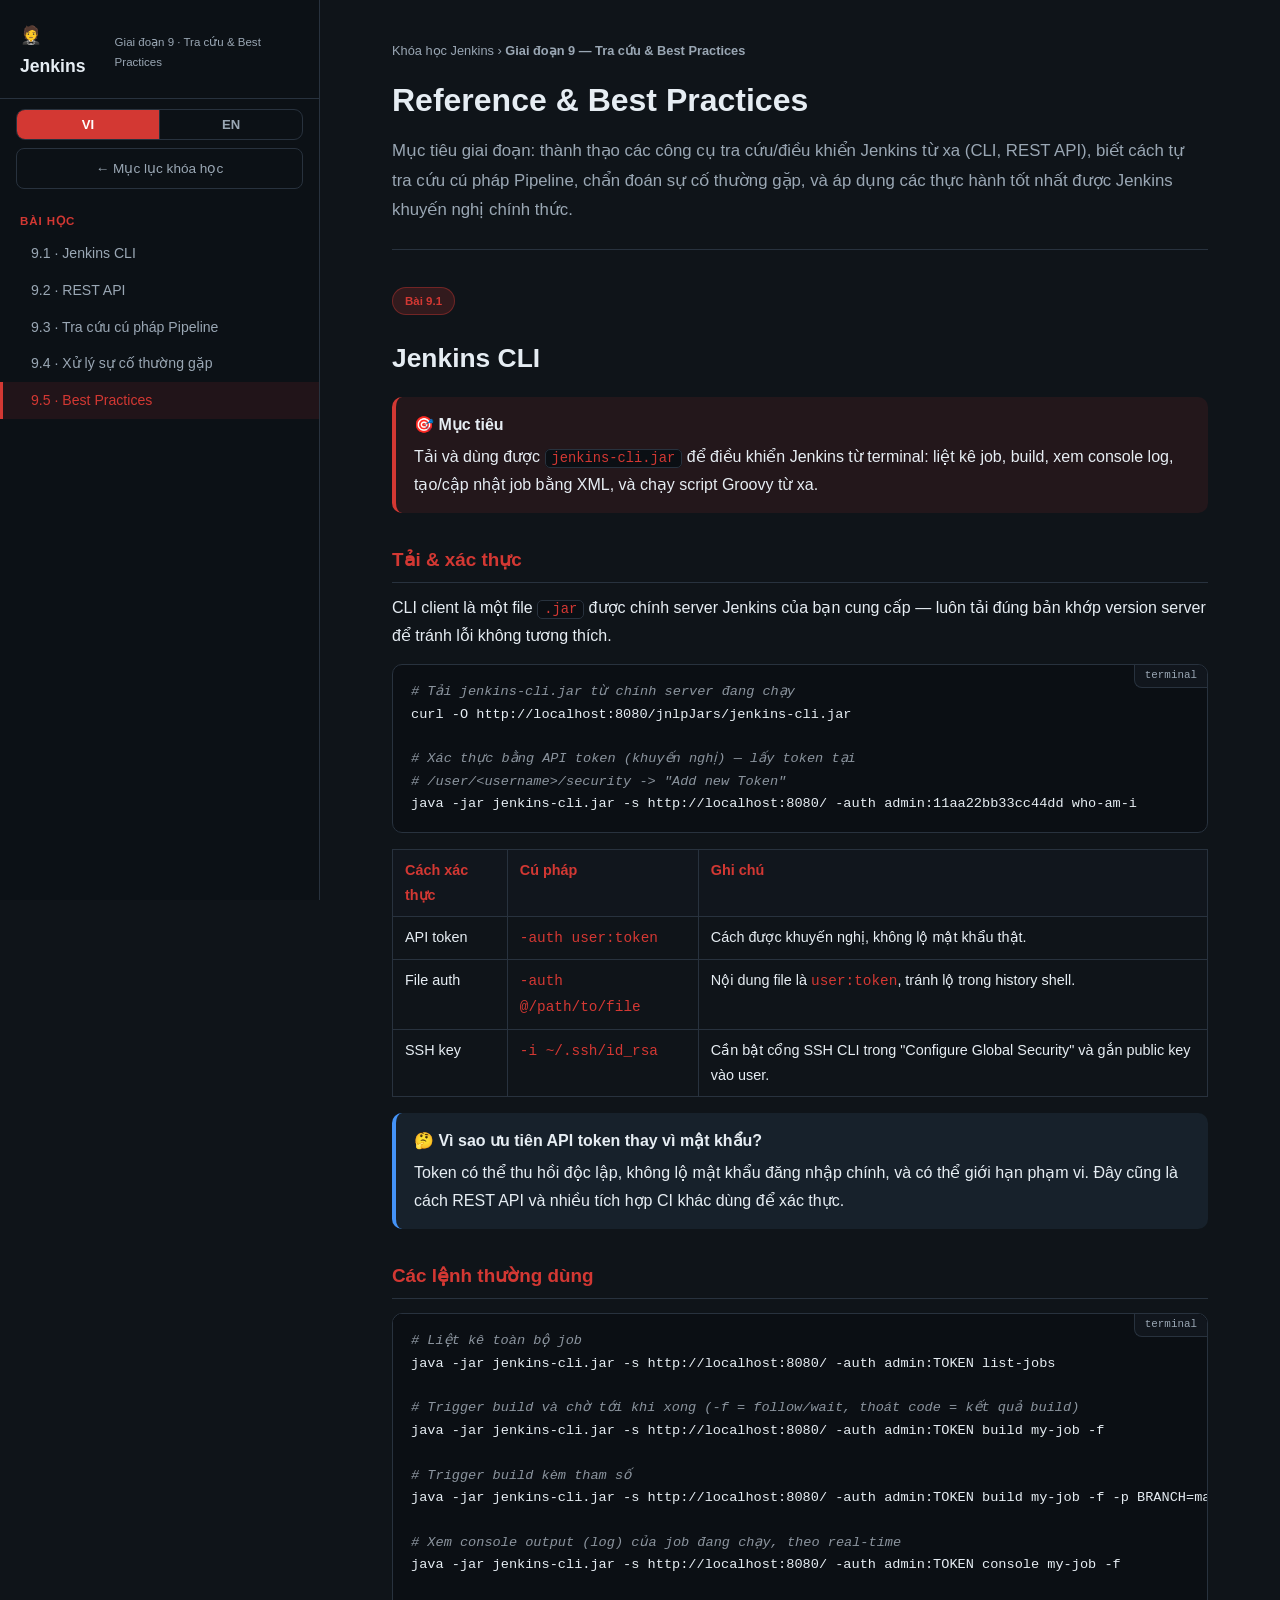
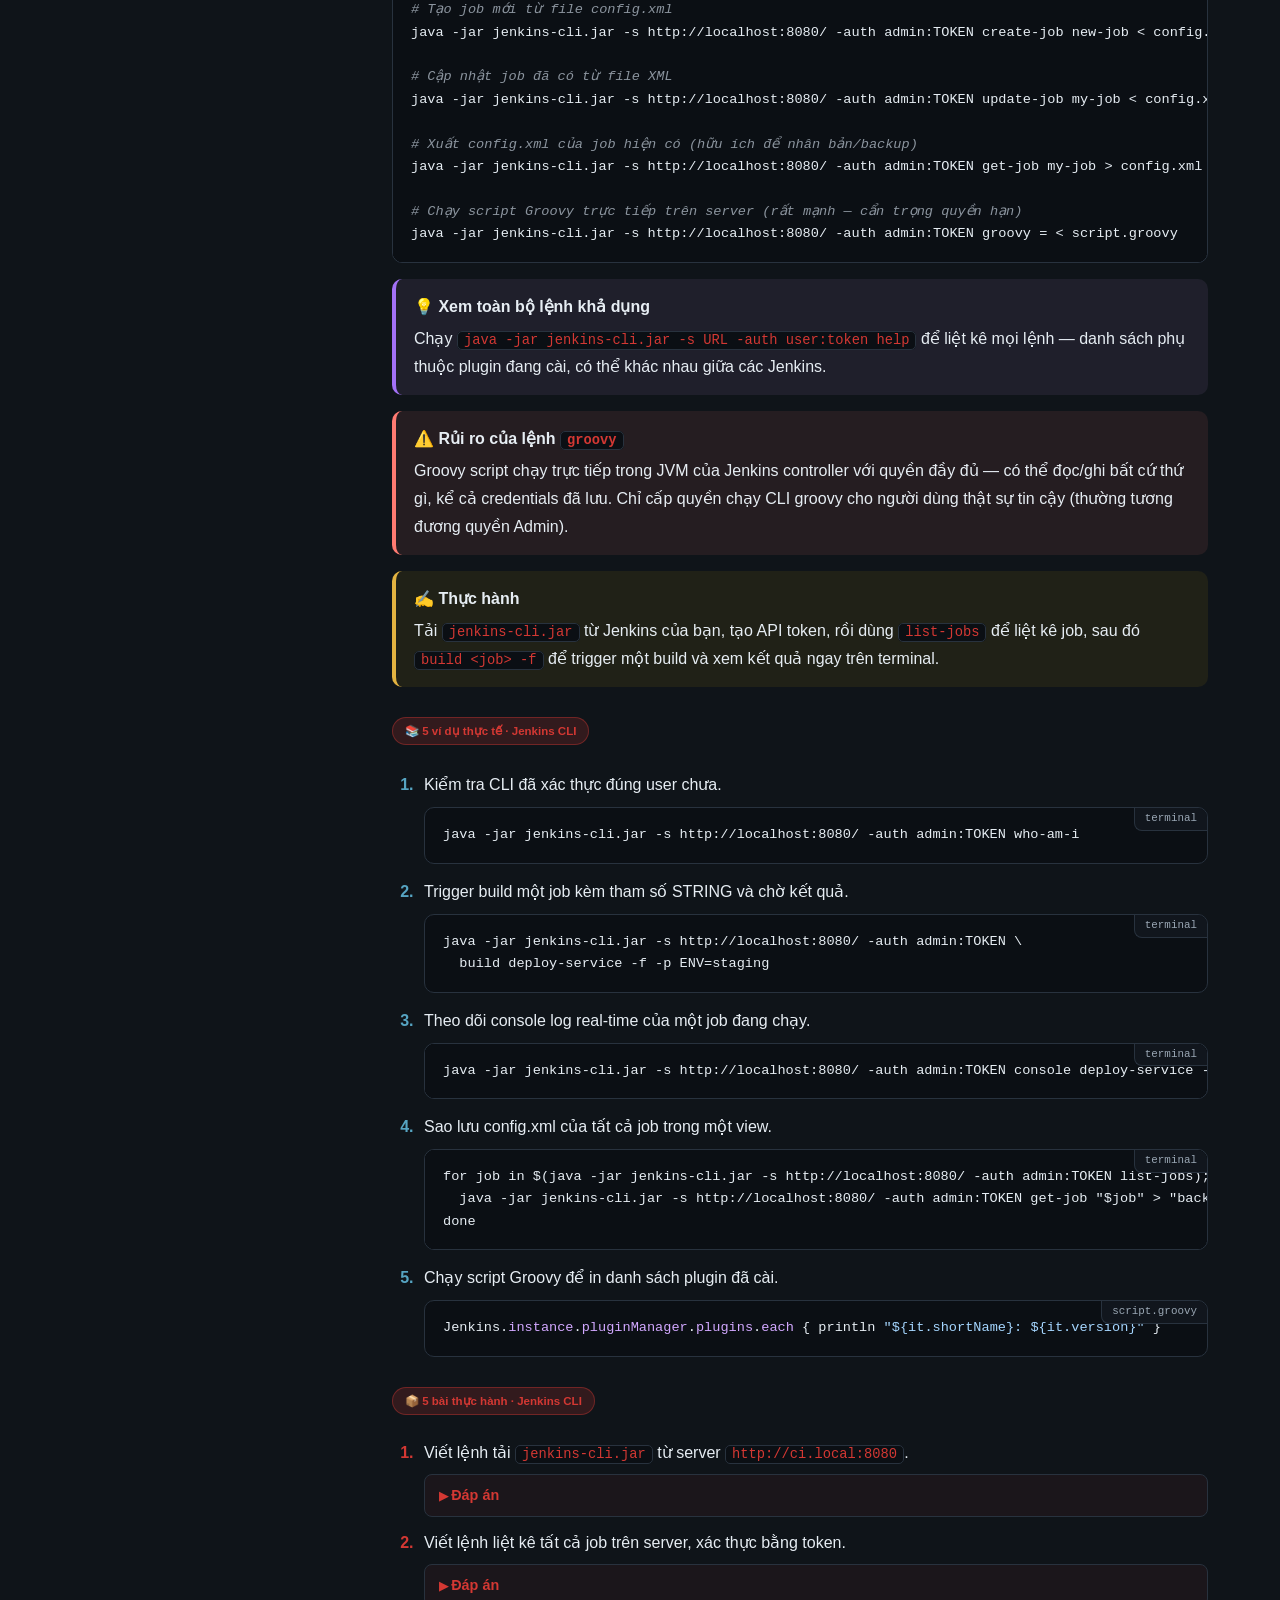
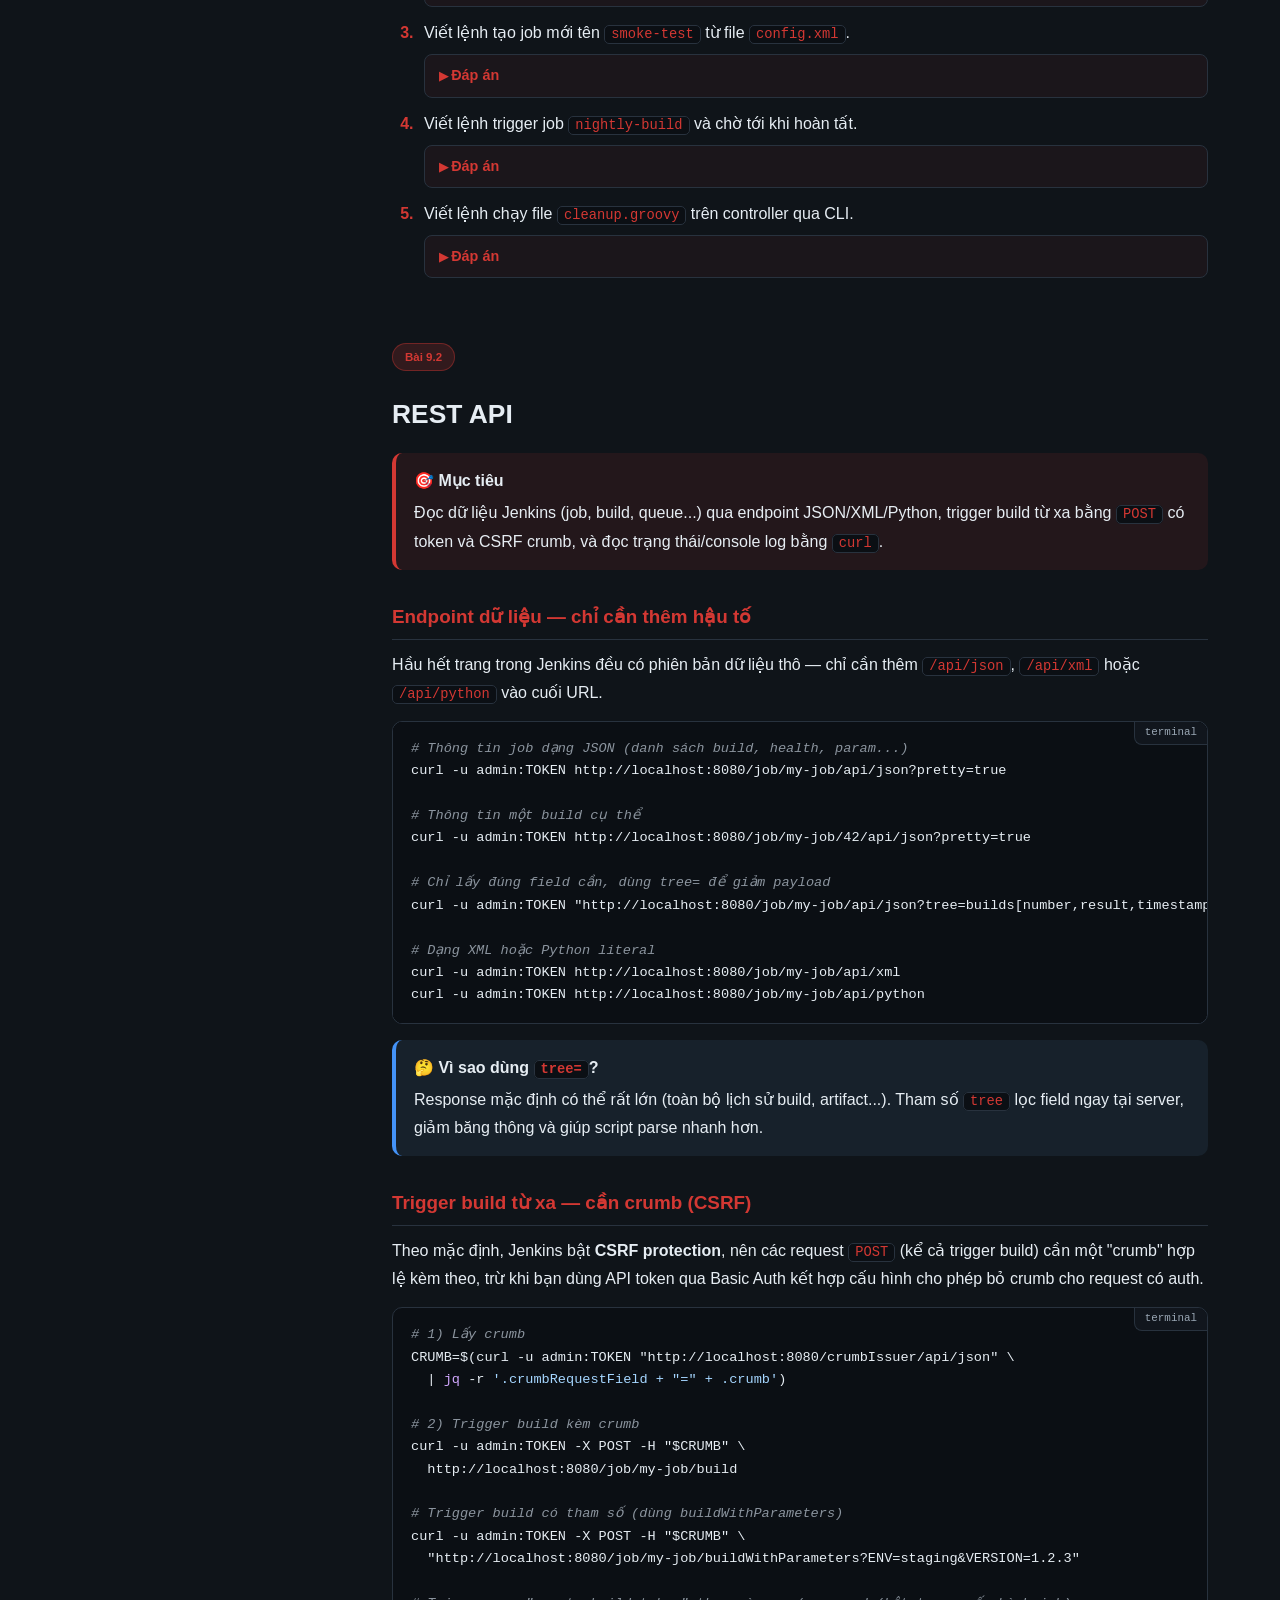
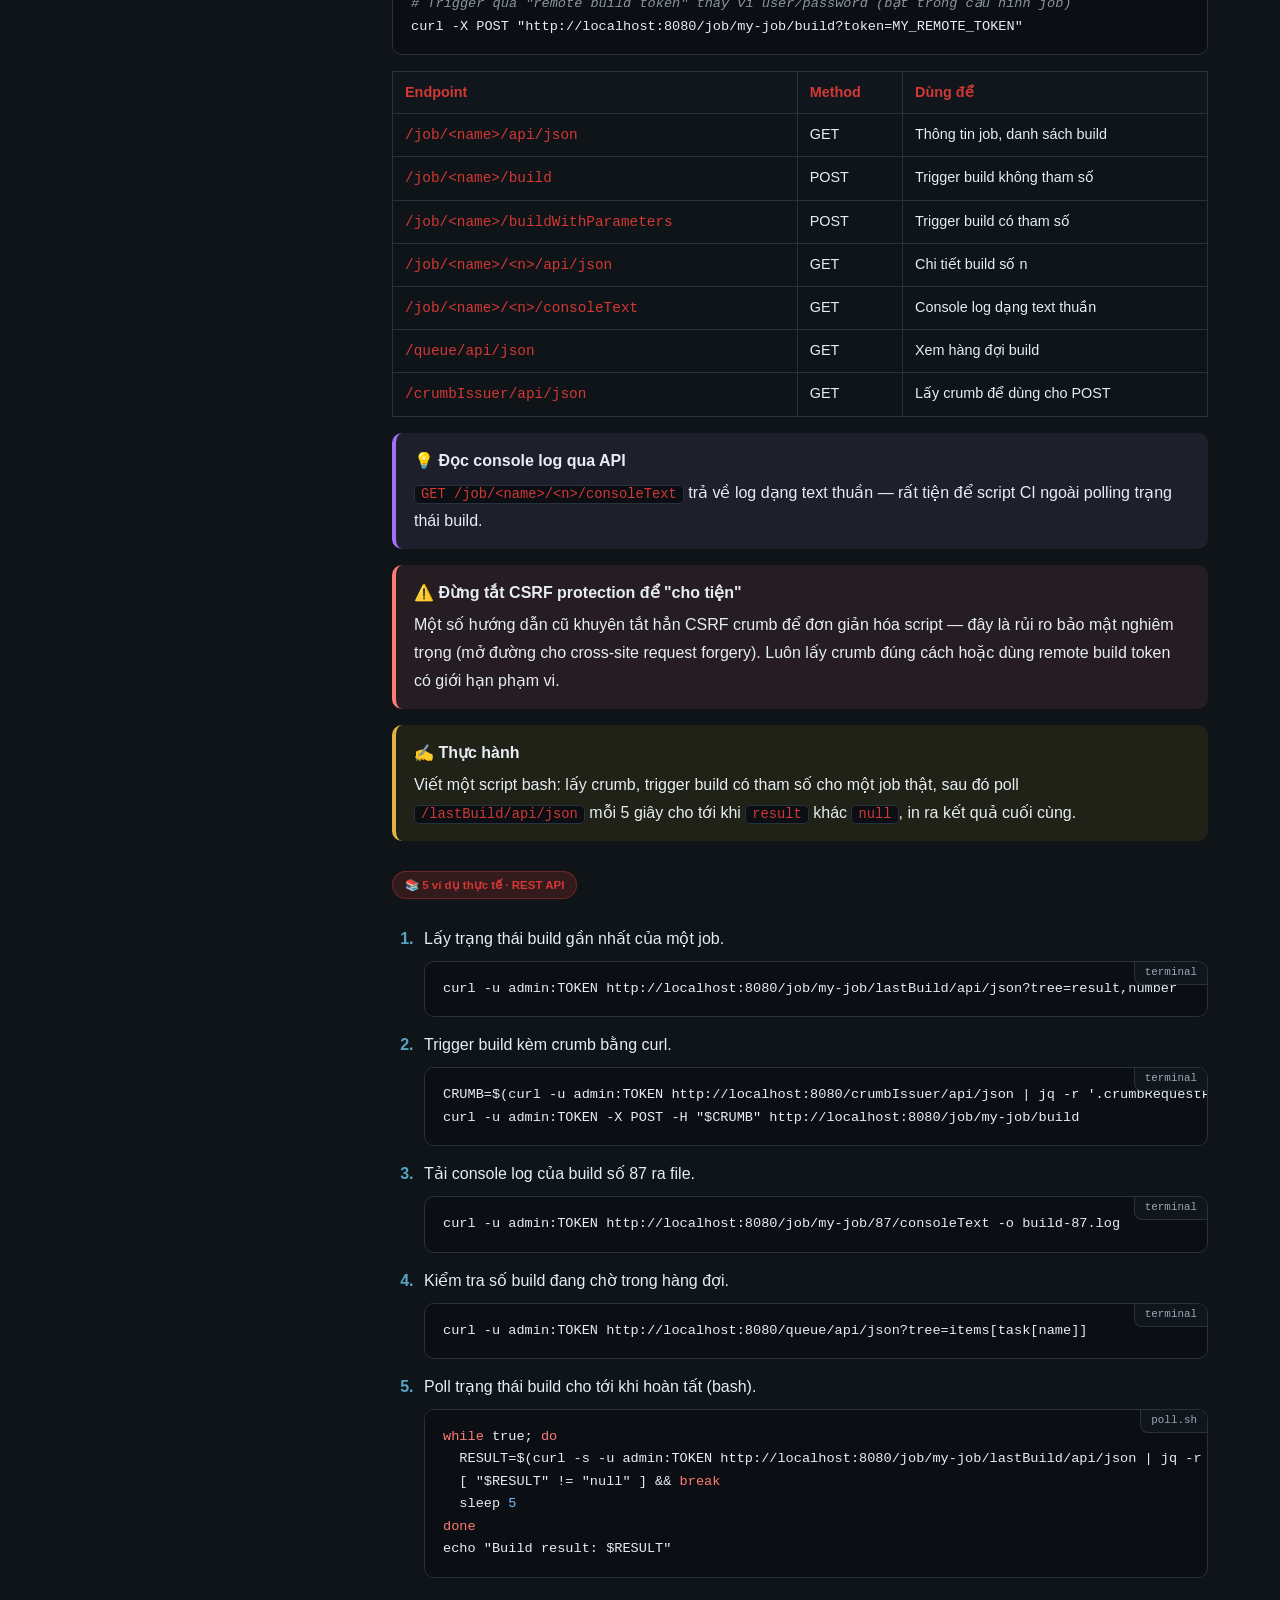
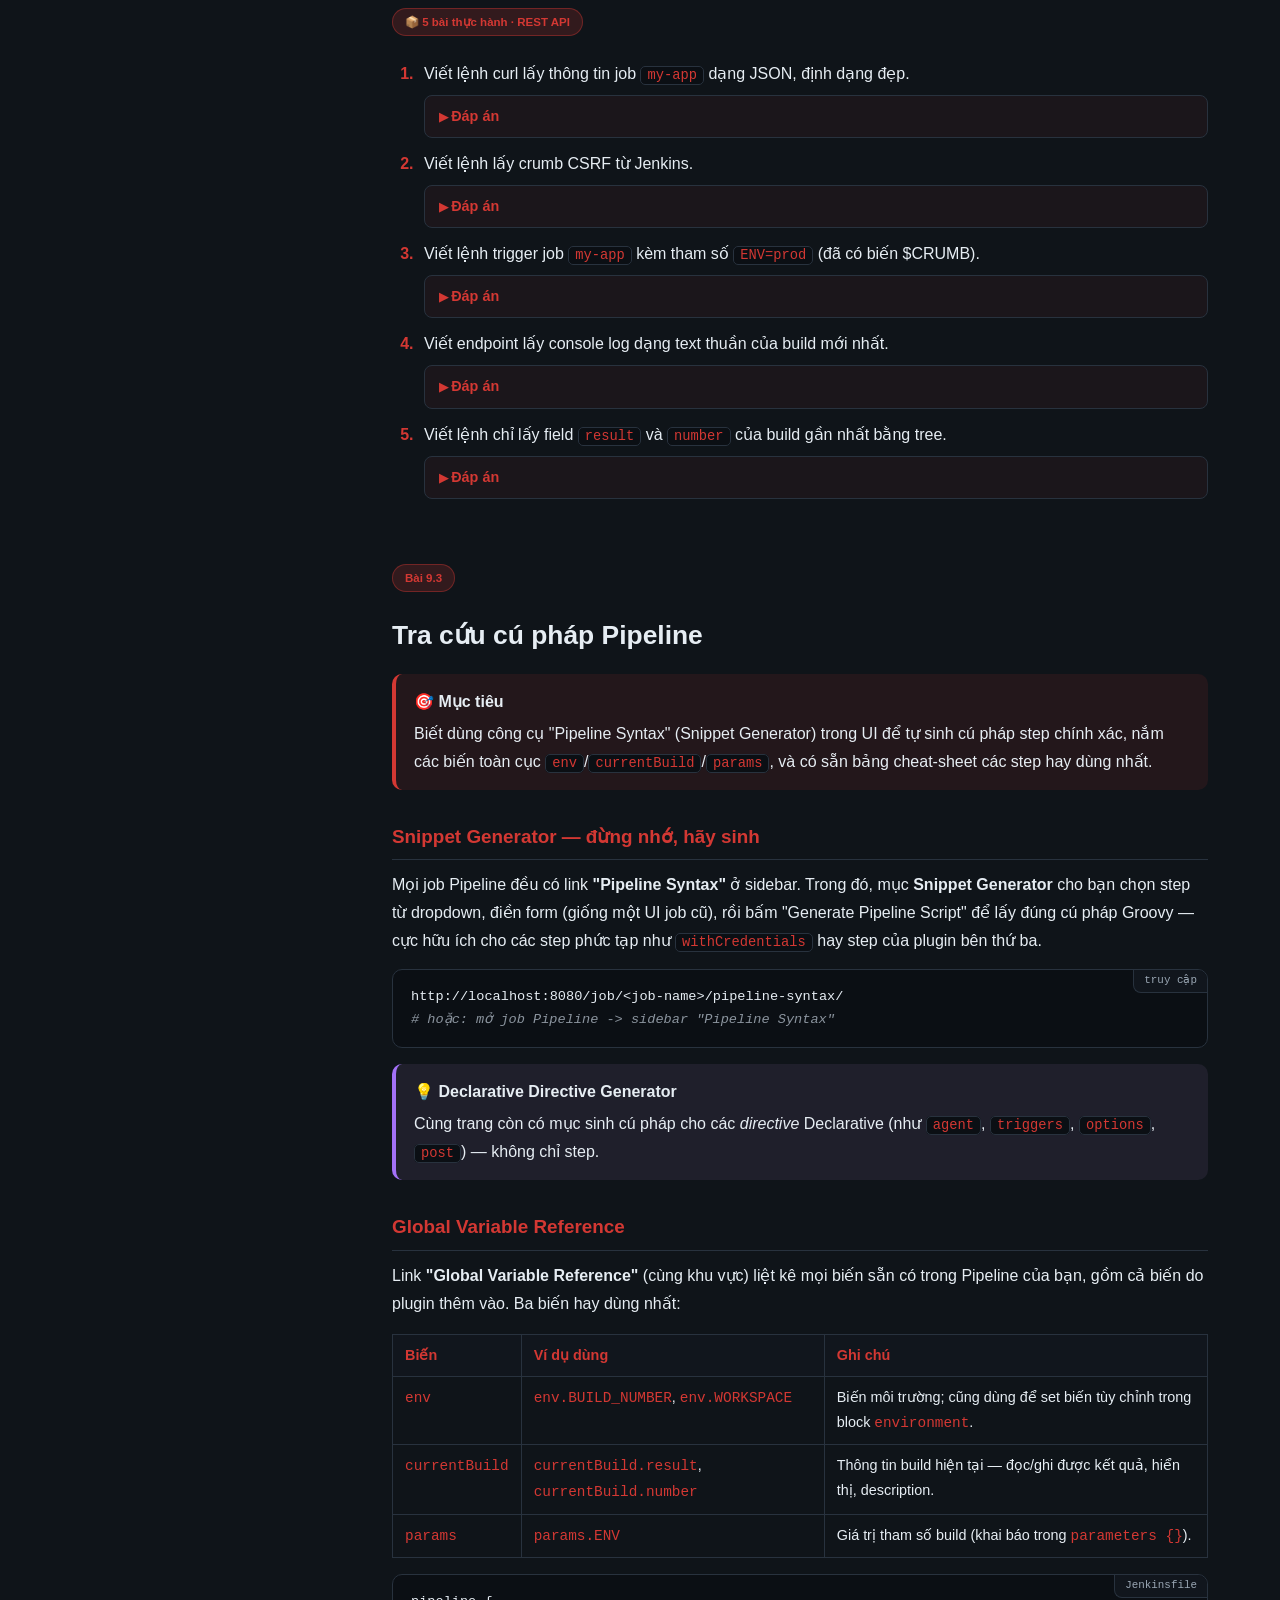
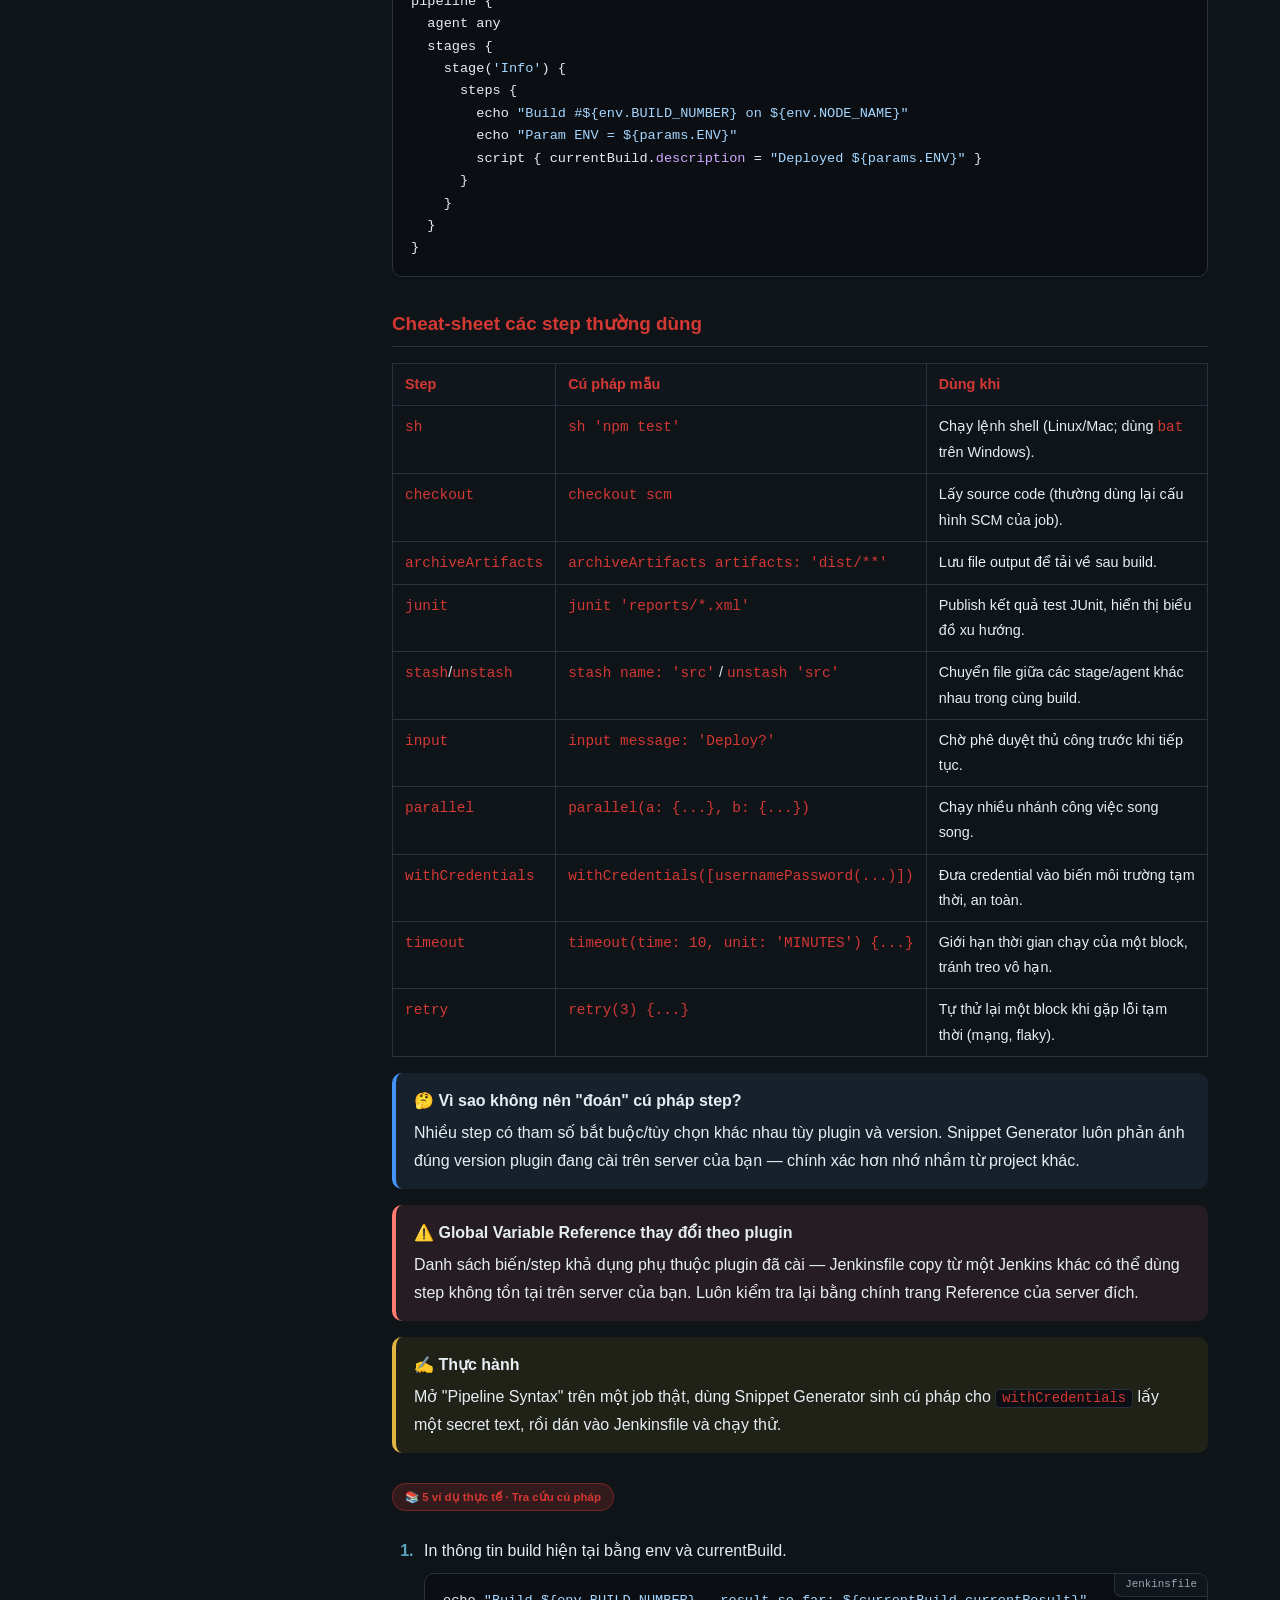
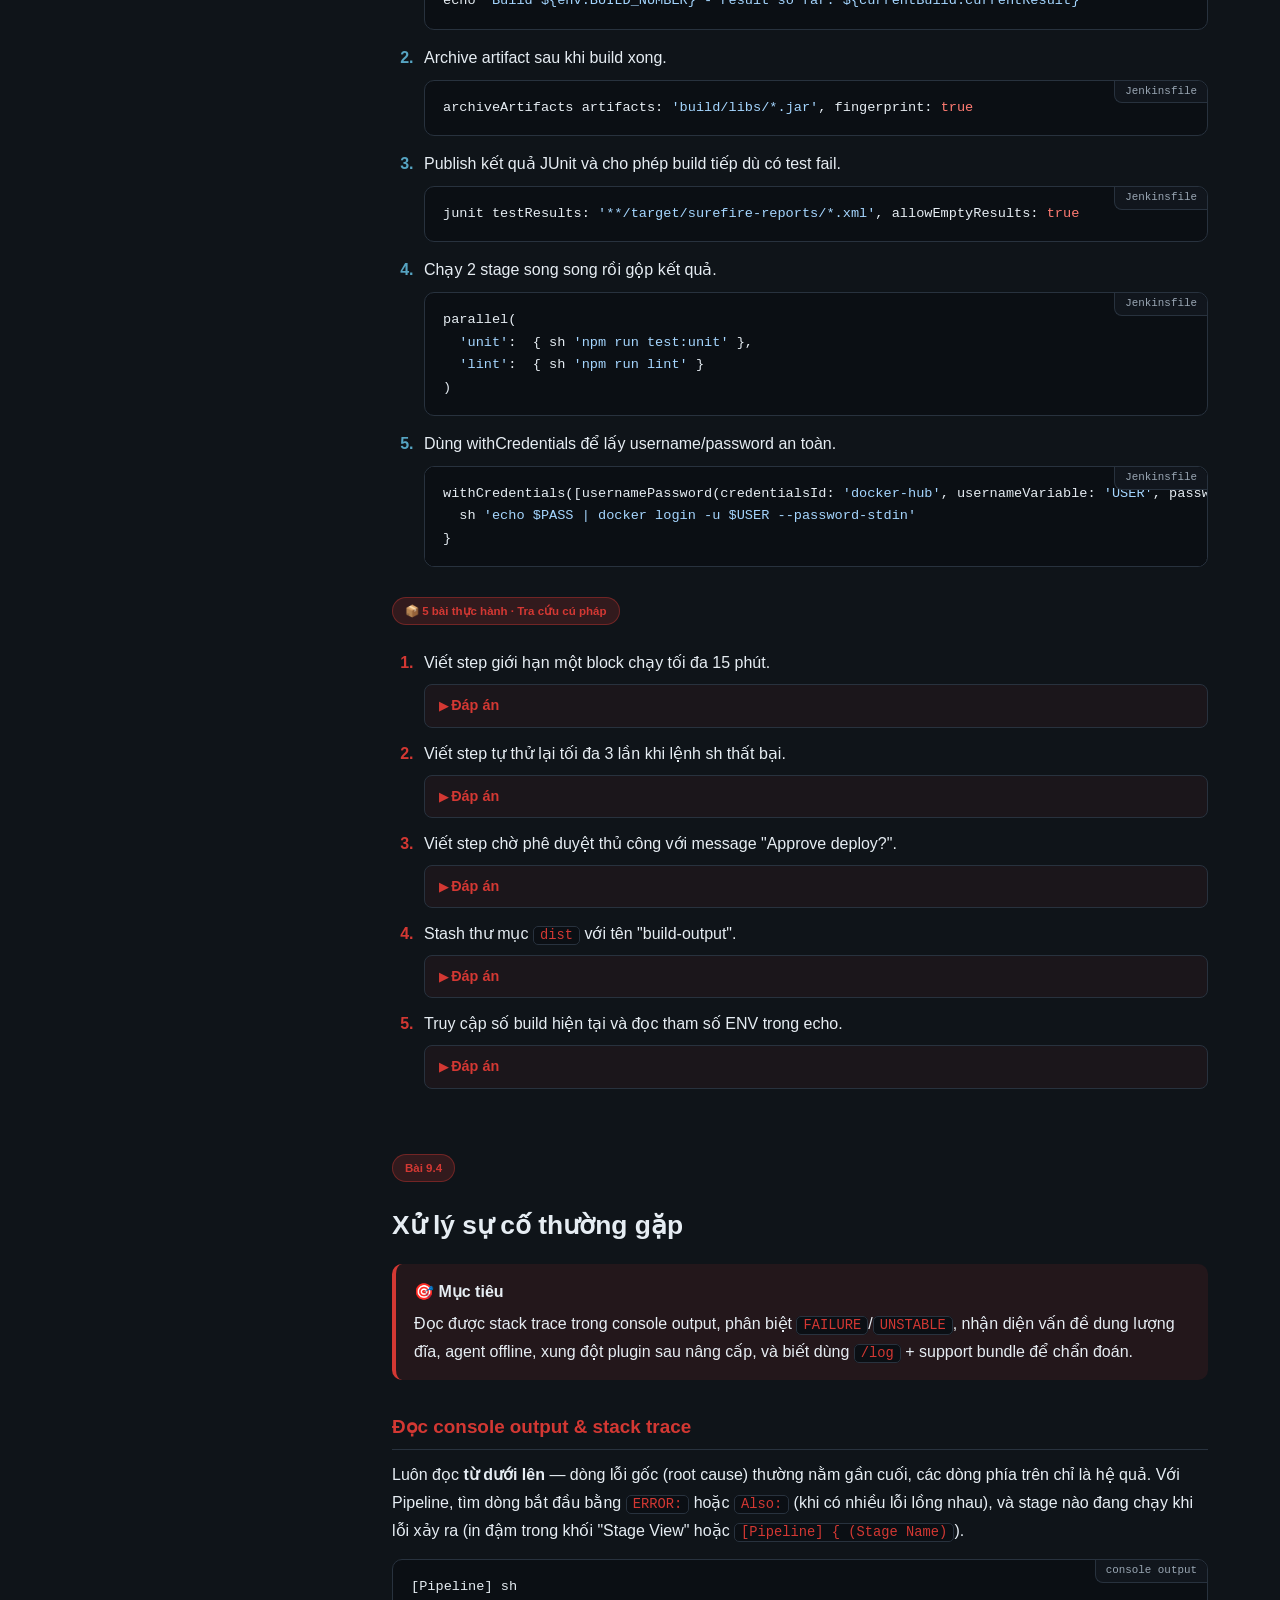
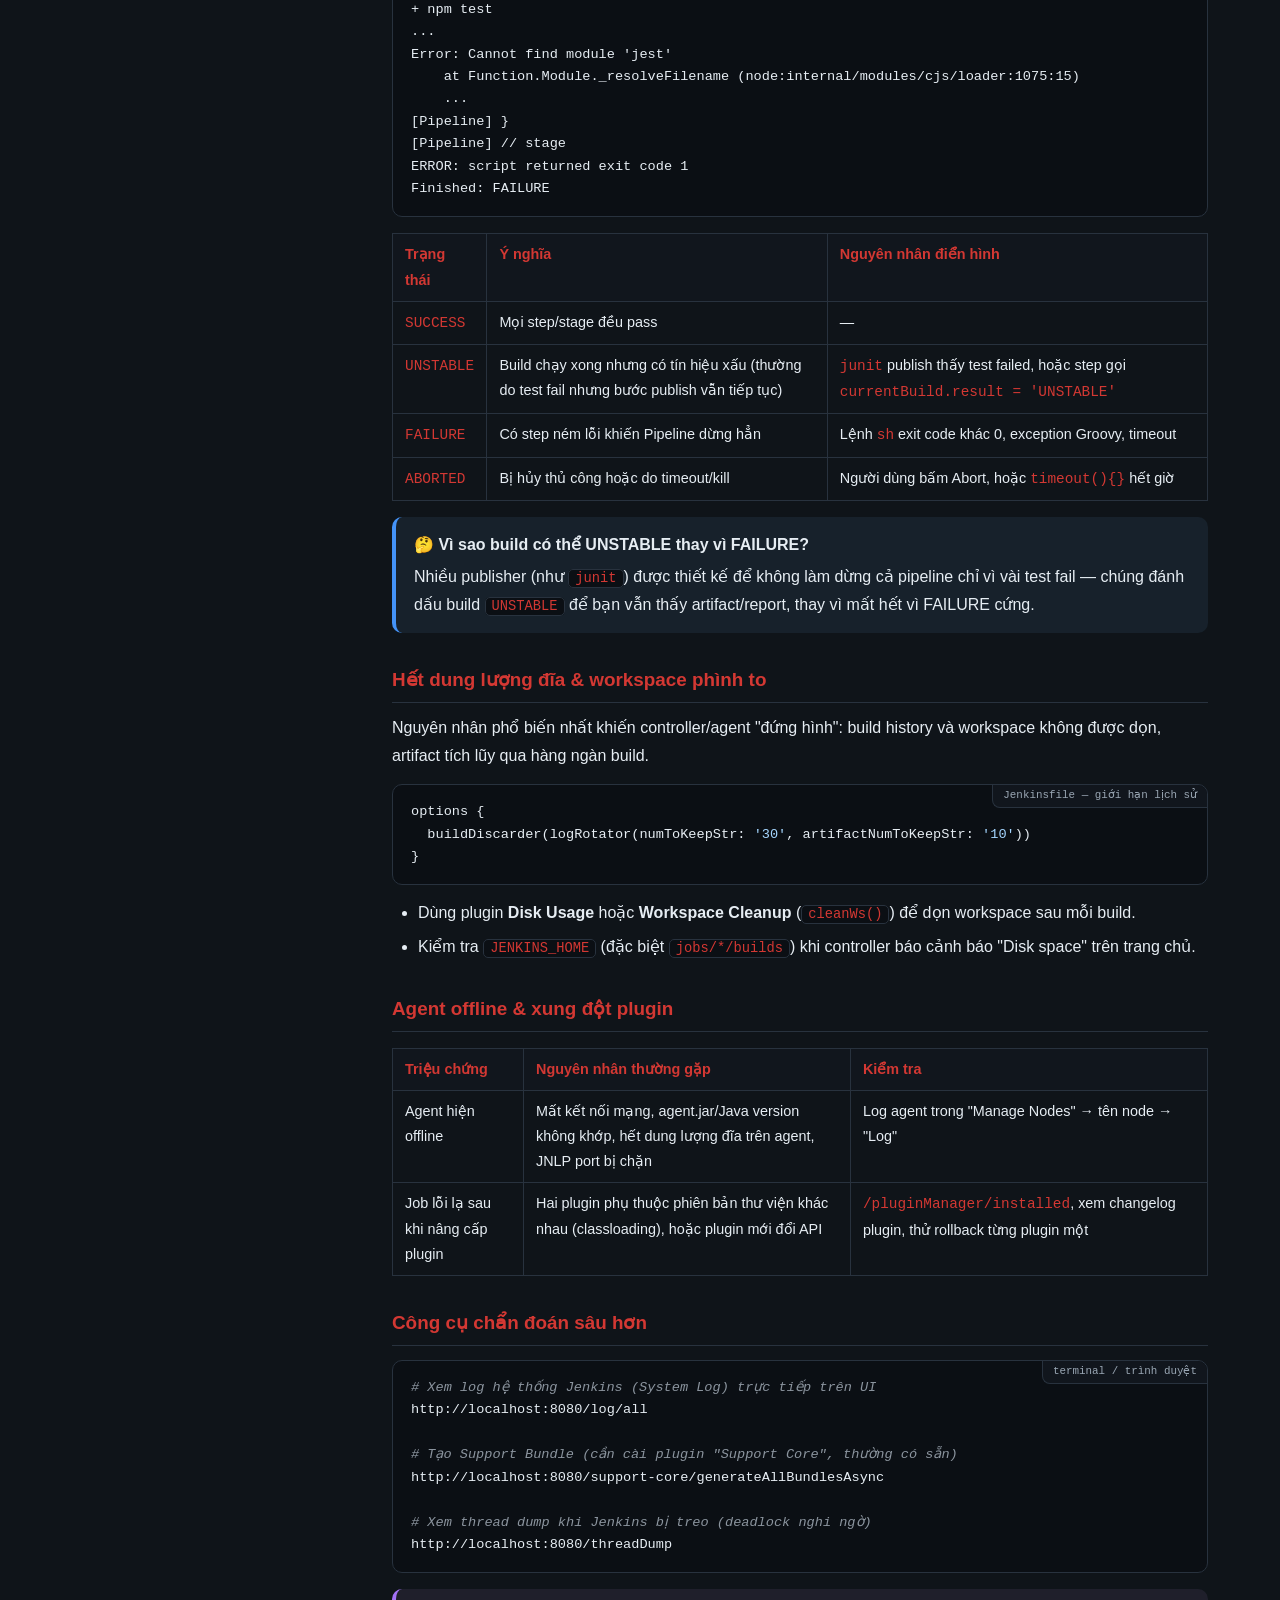
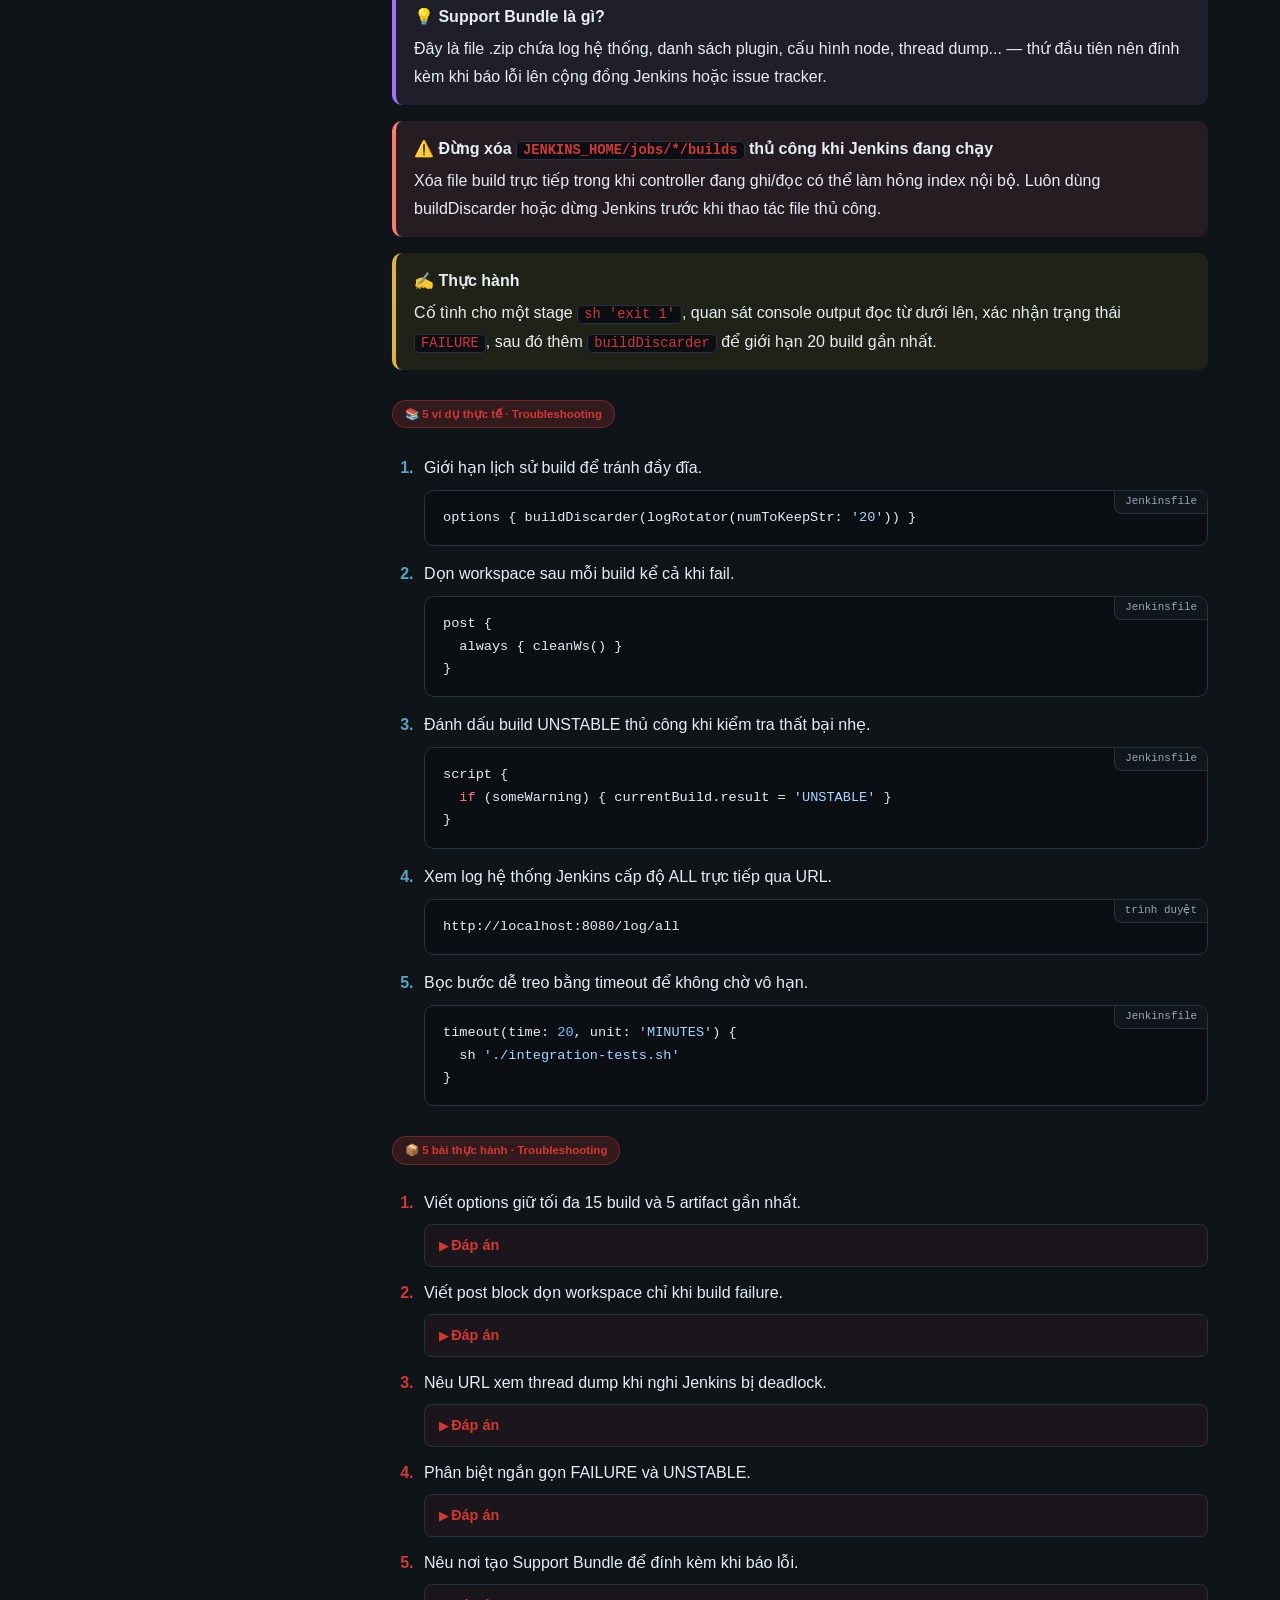
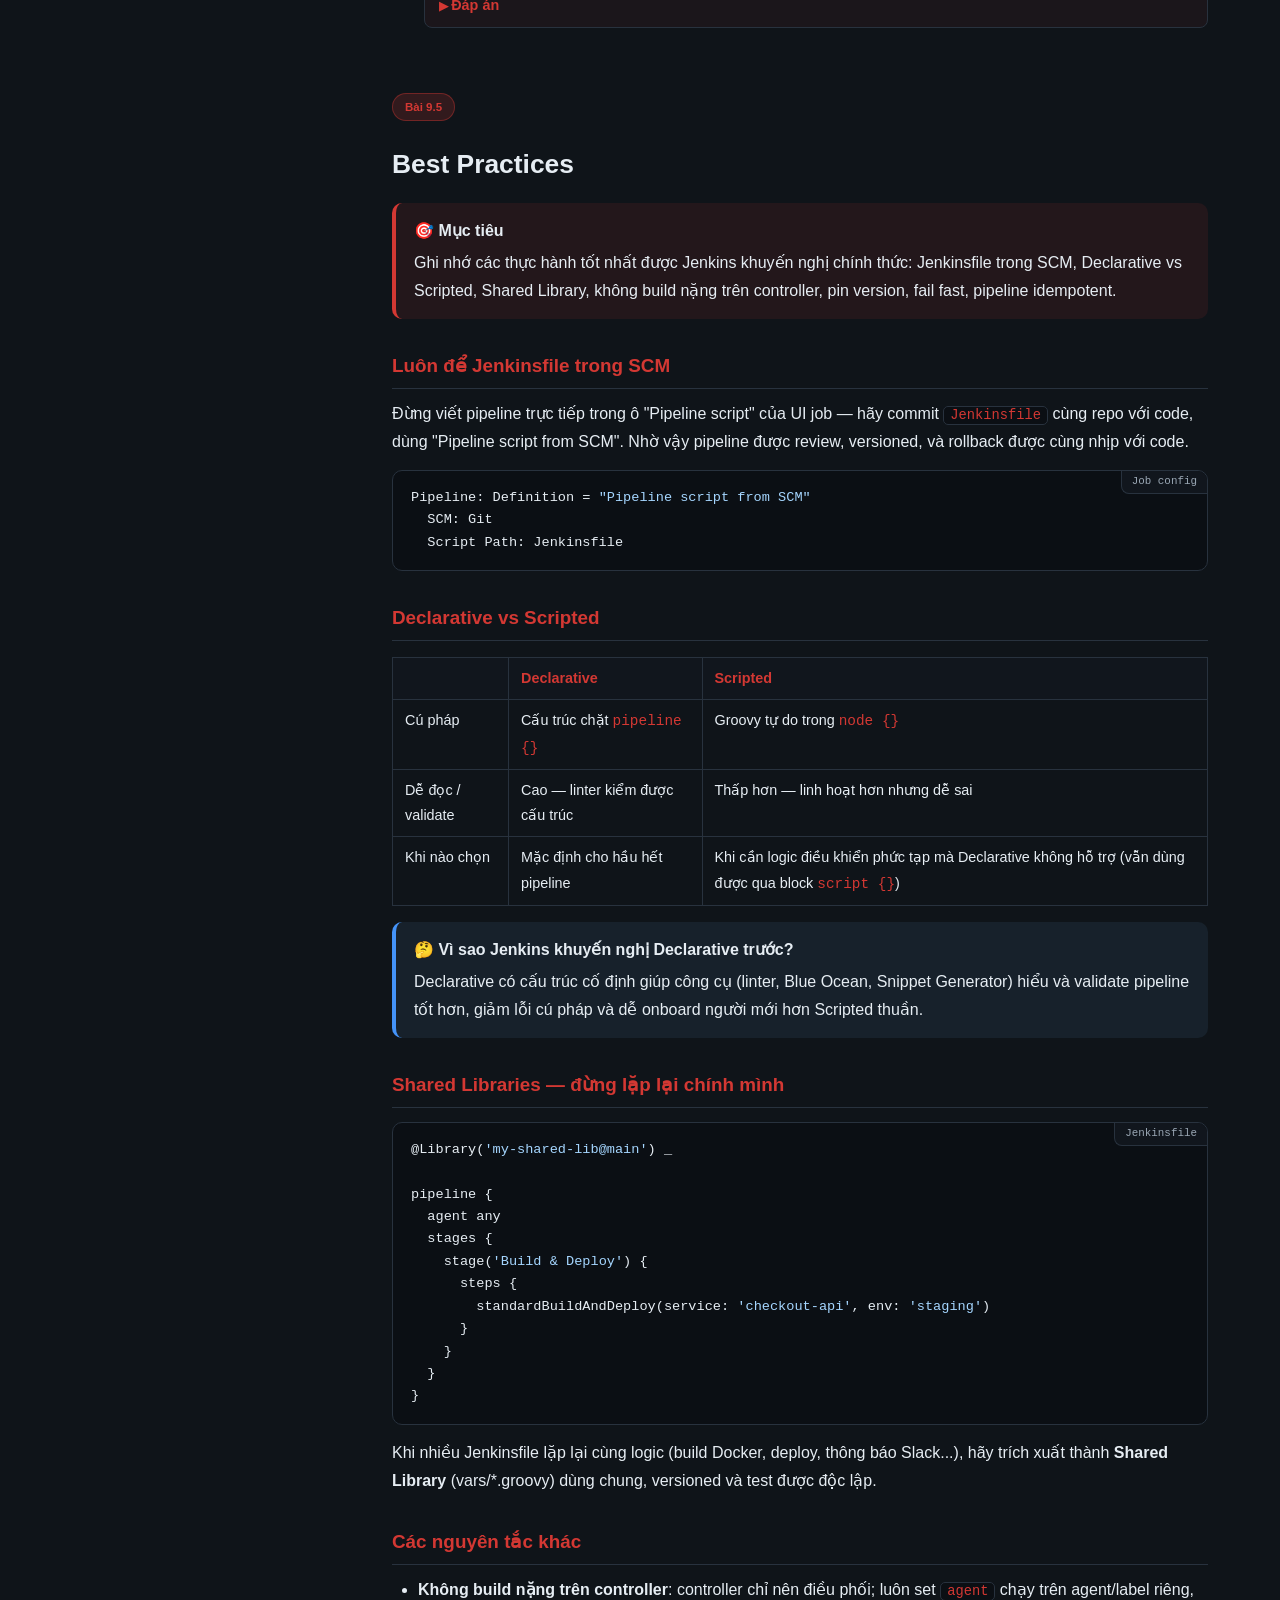
<file: phase9-reference.html>
<!DOCTYPE html>
<html lang="vi">
<head>
<meta charset="UTF-8">
<meta name="viewport" content="width=device-width, initial-scale=1.0">
<title>Giai đoạn 9 — Reference &amp; Best Practices | Khóa học Jenkins</title>
<link rel="stylesheet" href="assets/course.css">
</head>
<body class="lang-vi">
<div class="layout">
<nav class="side">
  <div class="brand">🤵 Jenkins<small><span class="vi">Giai đoạn 9 · Tra cứu &amp; Best Practices</span><span class="en">Stage 9 · Reference &amp; Best Practices</span></small></div>
  <div class="lang-toggle">
    <button data-lang="vi" class="on">VI</button>
    <button data-lang="en">EN</button>
  </div>
  <a class="nav-home" href="index.html"><span class="vi">← Mục lục khóa học</span><span class="en">← Course index</span></a>
  <div class="grp"><span class="vi">Bài học</span><span class="en">Lessons</span></div>
  <a class="lnk" href="#cli">9.1 · <span class="vi">Jenkins CLI</span><span class="en">Jenkins CLI</span></a>
  <a class="lnk" href="#rest-api">9.2 · <span class="vi">REST API</span><span class="en">REST API</span></a>
  <a class="lnk" href="#pipeline-syntax-ref">9.3 · <span class="vi">Tra cứu cú pháp Pipeline</span><span class="en">Pipeline Syntax Reference</span></a>
  <a class="lnk" href="#troubleshooting">9.4 · <span class="vi">Xử lý sự cố thường gặp</span><span class="en">Common Troubleshooting</span></a>
  <a class="lnk" href="#best-practices">9.5 · <span class="vi">Best Practices</span><span class="en">Best Practices</span></a>
</nav>

<main>
<header class="top">
  <div class="crumb"><span class="vi">Khóa học Jenkins › <b>Giai đoạn 9 — Tra cứu &amp; Best Practices</b></span><span class="en">Jenkins Course › <b>Stage 9 — Reference &amp; Best Practices</b></span></div>
  <h1><span class="vi">Reference &amp; Best Practices</span><span class="en">Reference &amp; Best Practices</span></h1>
  <p class="lead"><span class="vi">Mục tiêu giai đoạn: thành thạo các công cụ tra cứu/điều khiển Jenkins từ xa (CLI, REST API), biết cách tự tra cứu cú pháp Pipeline, chẩn đoán sự cố thường gặp, và áp dụng các thực hành tốt nhất được Jenkins khuyến nghị chính thức.</span><span class="en">Stage goal: master Jenkins' remote tooling (CLI, REST API), know how to self-serve Pipeline syntax lookups, diagnose common issues, and apply the official Jenkins-recommended best practices.</span></p>
</header>

<!-- ============ 9.1 CLI ============ -->
<section class="lesson" id="cli">
<div class="lang vi">
  <span class="phase-tag">Bài 9.1</span>
  <h2>Jenkins CLI</h2>
  <div class="box goal"><b>🎯 Mục tiêu</b>Tải và dùng được <code class="inline">jenkins-cli.jar</code> để điều khiển Jenkins từ terminal: liệt kê job, build, xem console log, tạo/cập nhật job bằng XML, và chạy script Groovy từ xa.</div>
  <h3>Tải &amp; xác thực</h3>
  <p>CLI client là một file <code class="inline">.jar</code> được chính server Jenkins của bạn cung cấp — luôn tải đúng bản khớp version server để tránh lỗi không tương thích.</p>
<pre><span class="lbl">terminal</span><span class="cmt"># Tải jenkins-cli.jar từ chính server đang chạy</span>
curl -O http://localhost:8080/jnlpJars/jenkins-cli.jar

<span class="cmt"># Xác thực bằng API token (khuyến nghị) — lấy token tại</span>
<span class="cmt"># /user/&lt;username&gt;/security -> "Add new Token"</span>
java -jar jenkins-cli.jar -s http://localhost:8080/ -auth admin:11aa22bb33cc44dd who-am-i</pre>
  <table>
    <tr><th>Cách xác thực</th><th>Cú pháp</th><th>Ghi chú</th></tr>
    <tr><td>API token</td><td><code>-auth user:token</code></td><td>Cách được khuyến nghị, không lộ mật khẩu thật.</td></tr>
    <tr><td>File auth</td><td><code>-auth @/path/to/file</code></td><td>Nội dung file là <code>user:token</code>, tránh lộ trong history shell.</td></tr>
    <tr><td>SSH key</td><td><code>-i ~/.ssh/id_rsa</code></td><td>Cần bật cổng SSH CLI trong "Configure Global Security" và gắn public key vào user.</td></tr>
  </table>
  <div class="box why"><b>🤔 Vì sao ưu tiên API token thay vì mật khẩu?</b>Token có thể thu hồi độc lập, không lộ mật khẩu đăng nhập chính, và có thể giới hạn phạm vi. Đây cũng là cách REST API và nhiều tích hợp CI khác dùng để xác thực.</div>
  <h3>Các lệnh thường dùng</h3>
<pre><span class="lbl">terminal</span><span class="cmt"># Liệt kê toàn bộ job</span>
java -jar jenkins-cli.jar -s http://localhost:8080/ -auth admin:TOKEN list-jobs

<span class="cmt"># Trigger build và chờ tới khi xong (-f = follow/wait, thoát code = kết quả build)</span>
java -jar jenkins-cli.jar -s http://localhost:8080/ -auth admin:TOKEN build my-job -f

<span class="cmt"># Trigger build kèm tham số</span>
java -jar jenkins-cli.jar -s http://localhost:8080/ -auth admin:TOKEN build my-job -f -p BRANCH=main

<span class="cmt"># Xem console output (log) của job đang chạy, theo real-time</span>
java -jar jenkins-cli.jar -s http://localhost:8080/ -auth admin:TOKEN console my-job -f

<span class="cmt"># Tạo job mới từ file config.xml</span>
java -jar jenkins-cli.jar -s http://localhost:8080/ -auth admin:TOKEN create-job new-job &lt; config.xml

<span class="cmt"># Cập nhật job đã có từ file XML</span>
java -jar jenkins-cli.jar -s http://localhost:8080/ -auth admin:TOKEN update-job my-job &lt; config.xml

<span class="cmt"># Xuất config.xml của job hiện có (hữu ích để nhân bản/backup)</span>
java -jar jenkins-cli.jar -s http://localhost:8080/ -auth admin:TOKEN get-job my-job &gt; config.xml

<span class="cmt"># Chạy script Groovy trực tiếp trên server (rất mạnh — cẩn trọng quyền hạn)</span>
java -jar jenkins-cli.jar -s http://localhost:8080/ -auth admin:TOKEN groovy = &lt; script.groovy</pre>
  <div class="box tip"><b>💡 Xem toàn bộ lệnh khả dụng</b>Chạy <code class="inline">java -jar jenkins-cli.jar -s URL -auth user:token help</code> để liệt kê mọi lệnh — danh sách phụ thuộc plugin đang cài, có thể khác nhau giữa các Jenkins.</div>
  <div class="box warn"><b>⚠️ Rủi ro của lệnh <code class="inline">groovy</code></b>Groovy script chạy trực tiếp trong JVM của Jenkins controller với quyền đầy đủ — có thể đọc/ghi bất cứ thứ gì, kể cả credentials đã lưu. Chỉ cấp quyền chạy CLI groovy cho người dùng thật sự tin cậy (thường tương đương quyền Admin).</div>
  <div class="box practice"><b>✍️ Thực hành</b>Tải <code class="inline">jenkins-cli.jar</code> từ Jenkins của bạn, tạo API token, rồi dùng <code class="inline">list-jobs</code> để liệt kê job, sau đó <code class="inline">build &lt;job&gt; -f</code> để trigger một build và xem kết quả ngay trên terminal.</div>
  <div class="drill-head"><span class="phase-tag">📚 5 ví dụ thực tế · Jenkins CLI</span></div>
  <ol class="examples">
    <li><span class="task">Kiểm tra CLI đã xác thực đúng user chưa.</span>
<pre><span class="lbl">terminal</span>java -jar jenkins-cli.jar -s http://localhost:8080/ -auth admin:TOKEN who-am-i</pre></li>
    <li><span class="task">Trigger build một job kèm tham số STRING và chờ kết quả.</span>
<pre><span class="lbl">terminal</span>java -jar jenkins-cli.jar -s http://localhost:8080/ -auth admin:TOKEN \
  build deploy-service -f -p ENV=staging</pre></li>
    <li><span class="task">Theo dõi console log real-time của một job đang chạy.</span>
<pre><span class="lbl">terminal</span>java -jar jenkins-cli.jar -s http://localhost:8080/ -auth admin:TOKEN console deploy-service -f</pre></li>
    <li><span class="task">Sao lưu config.xml của tất cả job trong một view.</span>
<pre><span class="lbl">terminal</span>for job in $(java -jar jenkins-cli.jar -s http://localhost:8080/ -auth admin:TOKEN list-jobs); do
  java -jar jenkins-cli.jar -s http://localhost:8080/ -auth admin:TOKEN get-job "$job" &gt; "backup/$job.xml"
done</pre></li>
    <li><span class="task">Chạy script Groovy để in danh sách plugin đã cài.</span>
<pre><span class="lbl">script.groovy</span>Jenkins.<span class="fn">instance</span>.<span class="fn">pluginManager</span>.<span class="fn">plugins</span>.<span class="fn">each</span> { println <span class="str">"${it.shortName}: ${it.version}"</span> }</pre></li>
  </ol>
  <div class="drill-head"><span class="phase-tag">📦 5 bài thực hành · Jenkins CLI</span></div>
  <ol class="drills">
    <li><span class="task">Viết lệnh tải <code class="inline">jenkins-cli.jar</code> từ server <code class="inline">http://ci.local:8080</code>.</span>
      <details class="ans"><summary>Đáp án</summary><div class="a-body"><pre>curl -O http://ci.local:8080/jnlpJars/jenkins-cli.jar</pre></div></details></li>
    <li><span class="task">Viết lệnh liệt kê tất cả job trên server, xác thực bằng token.</span>
      <details class="ans"><summary>Đáp án</summary><div class="a-body"><pre>java -jar jenkins-cli.jar -s http://ci.local:8080/ -auth admin:TOKEN list-jobs</pre></div></details></li>
    <li><span class="task">Viết lệnh tạo job mới tên <code class="inline">smoke-test</code> từ file <code class="inline">config.xml</code>.</span>
      <details class="ans"><summary>Đáp án</summary><div class="a-body"><pre>java -jar jenkins-cli.jar -s http://ci.local:8080/ -auth admin:TOKEN create-job smoke-test &lt; config.xml</pre></div></details></li>
    <li><span class="task">Viết lệnh trigger job <code class="inline">nightly-build</code> và chờ tới khi hoàn tất.</span>
      <details class="ans"><summary>Đáp án</summary><div class="a-body"><pre>java -jar jenkins-cli.jar -s http://ci.local:8080/ -auth admin:TOKEN build nightly-build -f</pre></div></details></li>
    <li><span class="task">Viết lệnh chạy file <code class="inline">cleanup.groovy</code> trên controller qua CLI.</span>
      <details class="ans"><summary>Đáp án</summary><div class="a-body"><pre>java -jar jenkins-cli.jar -s http://ci.local:8080/ -auth admin:TOKEN groovy = &lt; cleanup.groovy</pre></div></details></li>
  </ol>
</div>
<div class="lang en">
  <span class="phase-tag">Lesson 9.1</span>
  <h2>Jenkins CLI</h2>
  <div class="box goal"><b>🎯 Goal</b>Download and use <code class="inline">jenkins-cli.jar</code> to control Jenkins from a terminal: listing jobs, building, viewing console logs, creating/updating jobs via XML, and running remote Groovy scripts.</div>
  <h3>Download &amp; authenticate</h3>
  <p>The CLI client is a <code class="inline">.jar</code> served by your own Jenkins instance — always download the copy matching your server version to avoid incompatibility.</p>
<pre><span class="lbl">terminal</span><span class="cmt"># Download jenkins-cli.jar from the running server</span>
curl -O http://localhost:8080/jnlpJars/jenkins-cli.jar

<span class="cmt"># Authenticate with an API token (recommended) — generate one at</span>
<span class="cmt"># /user/&lt;username&gt;/security -> "Add new Token"</span>
java -jar jenkins-cli.jar -s http://localhost:8080/ -auth admin:11aa22bb33cc44dd who-am-i</pre>
  <table>
    <tr><th>Auth method</th><th>Syntax</th><th>Notes</th></tr>
    <tr><td>API token</td><td><code>-auth user:token</code></td><td>Recommended, doesn't expose the real password.</td></tr>
    <tr><td>Auth file</td><td><code>-auth @/path/to/file</code></td><td>File content is <code>user:token</code>, avoids leaking it in shell history.</td></tr>
    <tr><td>SSH key</td><td><code>-i ~/.ssh/id_rsa</code></td><td>Requires enabling the SSH CLI port in "Configure Global Security" and attaching a public key to the user.</td></tr>
  </table>
  <div class="box why"><b>🤔 Why prefer API tokens over passwords?</b>Tokens can be revoked independently, don't expose the login password, and can be scoped. It's also how the REST API and many CI integrations authenticate.</div>
  <h3>Common commands</h3>
<pre><span class="lbl">terminal</span><span class="cmt"># List every job</span>
java -jar jenkins-cli.jar -s http://localhost:8080/ -auth admin:TOKEN list-jobs

<span class="cmt"># Trigger a build and wait for it to finish (-f = follow/wait, exit code = build result)</span>
java -jar jenkins-cli.jar -s http://localhost:8080/ -auth admin:TOKEN build my-job -f

<span class="cmt"># Trigger a parameterized build</span>
java -jar jenkins-cli.jar -s http://localhost:8080/ -auth admin:TOKEN build my-job -f -p BRANCH=main

<span class="cmt"># Stream the console output (log) of a running job</span>
java -jar jenkins-cli.jar -s http://localhost:8080/ -auth admin:TOKEN console my-job -f

<span class="cmt"># Create a new job from a config.xml file</span>
java -jar jenkins-cli.jar -s http://localhost:8080/ -auth admin:TOKEN create-job new-job &lt; config.xml

<span class="cmt"># Update an existing job from an XML file</span>
java -jar jenkins-cli.jar -s http://localhost:8080/ -auth admin:TOKEN update-job my-job &lt; config.xml

<span class="cmt"># Export a job's config.xml (useful for cloning/backup)</span>
java -jar jenkins-cli.jar -s http://localhost:8080/ -auth admin:TOKEN get-job my-job &gt; config.xml

<span class="cmt"># Run a Groovy script directly on the server (very powerful — be careful with permissions)</span>
java -jar jenkins-cli.jar -s http://localhost:8080/ -auth admin:TOKEN groovy = &lt; script.groovy</pre>
  <div class="box tip"><b>💡 See every available command</b>Run <code class="inline">java -jar jenkins-cli.jar -s URL -auth user:token help</code> to list all commands — the list depends on installed plugins and can vary between instances.</div>
  <div class="box warn"><b>⚠️ Risk of the <code class="inline">groovy</code> command</b>A Groovy script runs directly inside the Jenkins controller's JVM with full privileges — it can read/write anything, including stored credentials. Only grant CLI groovy execution to fully trusted users (effectively equivalent to Admin).</div>
  <div class="box practice"><b>✍️ Exercise</b>Download <code class="inline">jenkins-cli.jar</code> from your Jenkins, create an API token, then use <code class="inline">list-jobs</code> to list jobs, and <code class="inline">build &lt;job&gt; -f</code> to trigger a build and see the result right in your terminal.</div>
  <div class="drill-head"><span class="phase-tag">📚 5 real-world examples · Jenkins CLI</span></div>
  <ol class="examples">
    <li><span class="task">Check that the CLI authenticated as the right user.</span>
<pre><span class="lbl">terminal</span>java -jar jenkins-cli.jar -s http://localhost:8080/ -auth admin:TOKEN who-am-i</pre></li>
    <li><span class="task">Trigger a build with a STRING parameter and wait for the result.</span>
<pre><span class="lbl">terminal</span>java -jar jenkins-cli.jar -s http://localhost:8080/ -auth admin:TOKEN \
  build deploy-service -f -p ENV=staging</pre></li>
    <li><span class="task">Follow the console log of a running job in real time.</span>
<pre><span class="lbl">terminal</span>java -jar jenkins-cli.jar -s http://localhost:8080/ -auth admin:TOKEN console deploy-service -f</pre></li>
    <li><span class="task">Back up config.xml for every job in a view.</span>
<pre><span class="lbl">terminal</span>for job in $(java -jar jenkins-cli.jar -s http://localhost:8080/ -auth admin:TOKEN list-jobs); do
  java -jar jenkins-cli.jar -s http://localhost:8080/ -auth admin:TOKEN get-job "$job" &gt; "backup/$job.xml"
done</pre></li>
    <li><span class="task">Run a Groovy script that prints installed plugins.</span>
<pre><span class="lbl">script.groovy</span>Jenkins.<span class="fn">instance</span>.<span class="fn">pluginManager</span>.<span class="fn">plugins</span>.<span class="fn">each</span> { println <span class="str">"${it.shortName}: ${it.version}"</span> }</pre></li>
  </ol>
  <div class="drill-head"><span class="phase-tag">📦 5 drills · Jenkins CLI</span></div>
  <ol class="drills">
    <li><span class="task">Write the command to download <code class="inline">jenkins-cli.jar</code> from <code class="inline">http://ci.local:8080</code>.</span>
      <details class="ans"><summary>Answer</summary><div class="a-body"><pre>curl -O http://ci.local:8080/jnlpJars/jenkins-cli.jar</pre></div></details></li>
    <li><span class="task">Write the command to list every job, authenticating with a token.</span>
      <details class="ans"><summary>Answer</summary><div class="a-body"><pre>java -jar jenkins-cli.jar -s http://ci.local:8080/ -auth admin:TOKEN list-jobs</pre></div></details></li>
    <li><span class="task">Write the command to create a job named <code class="inline">smoke-test</code> from <code class="inline">config.xml</code>.</span>
      <details class="ans"><summary>Answer</summary><div class="a-body"><pre>java -jar jenkins-cli.jar -s http://ci.local:8080/ -auth admin:TOKEN create-job smoke-test &lt; config.xml</pre></div></details></li>
    <li><span class="task">Write the command to trigger job <code class="inline">nightly-build</code> and wait for completion.</span>
      <details class="ans"><summary>Answer</summary><div class="a-body"><pre>java -jar jenkins-cli.jar -s http://ci.local:8080/ -auth admin:TOKEN build nightly-build -f</pre></div></details></li>
    <li><span class="task">Write the command to run <code class="inline">cleanup.groovy</code> on the controller via CLI.</span>
      <details class="ans"><summary>Answer</summary><div class="a-body"><pre>java -jar jenkins-cli.jar -s http://ci.local:8080/ -auth admin:TOKEN groovy = &lt; cleanup.groovy</pre></div></details></li>
  </ol>
</div>
</section>

<!-- ============ 9.2 REST API ============ -->
<section class="lesson" id="rest-api">
<div class="lang vi">
  <span class="phase-tag">Bài 9.2</span>
  <h2>REST API</h2>
  <div class="box goal"><b>🎯 Mục tiêu</b>Đọc dữ liệu Jenkins (job, build, queue...) qua endpoint JSON/XML/Python, trigger build từ xa bằng <code class="inline">POST</code> có token và CSRF crumb, và đọc trạng thái/console log bằng <code class="inline">curl</code>.</div>
  <h3>Endpoint dữ liệu — chỉ cần thêm hậu tố</h3>
  <p>Hầu hết trang trong Jenkins đều có phiên bản dữ liệu thô — chỉ cần thêm <code class="inline">/api/json</code>, <code class="inline">/api/xml</code> hoặc <code class="inline">/api/python</code> vào cuối URL.</p>
<pre><span class="lbl">terminal</span><span class="cmt"># Thông tin job dạng JSON (danh sách build, health, param...)</span>
curl -u admin:TOKEN http://localhost:8080/job/my-job/api/json?pretty=true

<span class="cmt"># Thông tin một build cụ thể</span>
curl -u admin:TOKEN http://localhost:8080/job/my-job/42/api/json?pretty=true

<span class="cmt"># Chỉ lấy đúng field cần, dùng tree= để giảm payload</span>
curl -u admin:TOKEN "http://localhost:8080/job/my-job/api/json?tree=builds[number,result,timestamp]"

<span class="cmt"># Dạng XML hoặc Python literal</span>
curl -u admin:TOKEN http://localhost:8080/job/my-job/api/xml
curl -u admin:TOKEN http://localhost:8080/job/my-job/api/python</pre>
  <div class="box why"><b>🤔 Vì sao dùng <code class="inline">tree=</code>?</b>Response mặc định có thể rất lớn (toàn bộ lịch sử build, artifact...). Tham số <code class="inline">tree</code> lọc field ngay tại server, giảm băng thông và giúp script parse nhanh hơn.</div>
  <h3>Trigger build từ xa — cần crumb (CSRF)</h3>
  <p>Theo mặc định, Jenkins bật <b>CSRF protection</b>, nên các request <code class="inline">POST</code> (kể cả trigger build) cần một "crumb" hợp lệ kèm theo, trừ khi bạn dùng API token qua Basic Auth kết hợp cấu hình cho phép bỏ crumb cho request có auth.</p>
<pre><span class="lbl">terminal</span><span class="cmt"># 1) Lấy crumb</span>
CRUMB=$(curl -u admin:TOKEN "http://localhost:8080/crumbIssuer/api/json" \
  | <span class="fn">jq</span> -r <span class="str">'.crumbRequestField + "=" + .crumb'</span>)

<span class="cmt"># 2) Trigger build kèm crumb</span>
curl -u admin:TOKEN -X POST -H "$CRUMB" \
  http://localhost:8080/job/my-job/build

<span class="cmt"># Trigger build có tham số (dùng buildWithParameters)</span>
curl -u admin:TOKEN -X POST -H "$CRUMB" \
  "http://localhost:8080/job/my-job/buildWithParameters?ENV=staging&VERSION=1.2.3"

<span class="cmt"># Trigger qua "remote build token" thay vì user/password (bật trong cấu hình job)</span>
curl -X POST "http://localhost:8080/job/my-job/build?token=MY_REMOTE_TOKEN"</pre>
  <table>
    <tr><th>Endpoint</th><th>Method</th><th>Dùng để</th></tr>
    <tr><td><code>/job/&lt;name&gt;/api/json</code></td><td>GET</td><td>Thông tin job, danh sách build</td></tr>
    <tr><td><code>/job/&lt;name&gt;/build</code></td><td>POST</td><td>Trigger build không tham số</td></tr>
    <tr><td><code>/job/&lt;name&gt;/buildWithParameters</code></td><td>POST</td><td>Trigger build có tham số</td></tr>
    <tr><td><code>/job/&lt;name&gt;/&lt;n&gt;/api/json</code></td><td>GET</td><td>Chi tiết build số n</td></tr>
    <tr><td><code>/job/&lt;name&gt;/&lt;n&gt;/consoleText</code></td><td>GET</td><td>Console log dạng text thuần</td></tr>
    <tr><td><code>/queue/api/json</code></td><td>GET</td><td>Xem hàng đợi build</td></tr>
    <tr><td><code>/crumbIssuer/api/json</code></td><td>GET</td><td>Lấy crumb để dùng cho POST</td></tr>
  </table>
  <div class="box tip"><b>💡 Đọc console log qua API</b><code class="inline">GET /job/&lt;name&gt;/&lt;n&gt;/consoleText</code> trả về log dạng text thuần — rất tiện để script CI ngoài polling trạng thái build.</div>
  <div class="box warn"><b>⚠️ Đừng tắt CSRF protection để "cho tiện"</b>Một số hướng dẫn cũ khuyên tắt hẳn CSRF crumb để đơn giản hóa script — đây là rủi ro bảo mật nghiêm trọng (mở đường cho cross-site request forgery). Luôn lấy crumb đúng cách hoặc dùng remote build token có giới hạn phạm vi.</div>
  <div class="box practice"><b>✍️ Thực hành</b>Viết một script bash: lấy crumb, trigger build có tham số cho một job thật, sau đó poll <code class="inline">/lastBuild/api/json</code> mỗi 5 giây cho tới khi <code class="inline">result</code> khác <code class="inline">null</code>, in ra kết quả cuối cùng.</div>
  <div class="drill-head"><span class="phase-tag">📚 5 ví dụ thực tế · REST API</span></div>
  <ol class="examples">
    <li><span class="task">Lấy trạng thái build gần nhất của một job.</span>
<pre><span class="lbl">terminal</span>curl -u admin:TOKEN http://localhost:8080/job/my-job/lastBuild/api/json?tree=result,number</pre></li>
    <li><span class="task">Trigger build kèm crumb bằng curl.</span>
<pre><span class="lbl">terminal</span>CRUMB=$(curl -u admin:TOKEN http://localhost:8080/crumbIssuer/api/json | jq -r '.crumbRequestField + "=" + .crumb')
curl -u admin:TOKEN -X POST -H "$CRUMB" http://localhost:8080/job/my-job/build</pre></li>
    <li><span class="task">Tải console log của build số 87 ra file.</span>
<pre><span class="lbl">terminal</span>curl -u admin:TOKEN http://localhost:8080/job/my-job/87/consoleText -o build-87.log</pre></li>
    <li><span class="task">Kiểm tra số build đang chờ trong hàng đợi.</span>
<pre><span class="lbl">terminal</span>curl -u admin:TOKEN http://localhost:8080/queue/api/json?tree=items[task[name]]</pre></li>
    <li><span class="task">Poll trạng thái build cho tới khi hoàn tất (bash).</span>
<pre><span class="lbl">poll.sh</span><span class="kw">while</span> true; <span class="kw">do</span>
  RESULT=$(curl -s -u admin:TOKEN http://localhost:8080/job/my-job/lastBuild/api/json | jq -r .result)
  [ "$RESULT" != "null" ] &amp;&amp; <span class="kw">break</span>
  sleep <span class="num">5</span>
<span class="kw">done</span>
echo "Build result: $RESULT"</pre></li>
  </ol>
  <div class="drill-head"><span class="phase-tag">📦 5 bài thực hành · REST API</span></div>
  <ol class="drills">
    <li><span class="task">Viết lệnh curl lấy thông tin job <code class="inline">my-app</code> dạng JSON, định dạng đẹp.</span>
      <details class="ans"><summary>Đáp án</summary><div class="a-body"><pre>curl -u admin:TOKEN http://localhost:8080/job/my-app/api/json?pretty=true</pre></div></details></li>
    <li><span class="task">Viết lệnh lấy crumb CSRF từ Jenkins.</span>
      <details class="ans"><summary>Đáp án</summary><div class="a-body"><pre>curl -u admin:TOKEN http://localhost:8080/crumbIssuer/api/json</pre></div></details></li>
    <li><span class="task">Viết lệnh trigger job <code class="inline">my-app</code> kèm tham số <code class="inline">ENV=prod</code> (đã có biến $CRUMB).</span>
      <details class="ans"><summary>Đáp án</summary><div class="a-body"><pre>curl -u admin:TOKEN -X POST -H "$CRUMB" "http://localhost:8080/job/my-app/buildWithParameters?ENV=prod"</pre></div></details></li>
    <li><span class="task">Viết endpoint lấy console log dạng text thuần của build mới nhất.</span>
      <details class="ans"><summary>Đáp án</summary><div class="a-body"><pre>curl -u admin:TOKEN http://localhost:8080/job/my-app/lastBuild/consoleText</pre></div></details></li>
    <li><span class="task">Viết lệnh chỉ lấy field <code class="inline">result</code> và <code class="inline">number</code> của build gần nhất bằng tree.</span>
      <details class="ans"><summary>Đáp án</summary><div class="a-body"><pre>curl -u admin:TOKEN "http://localhost:8080/job/my-app/lastBuild/api/json?tree=result,number"</pre></div></details></li>
  </ol>
</div>
<div class="lang en">
  <span class="phase-tag">Lesson 9.2</span>
  <h2>REST API</h2>
  <div class="box goal"><b>🎯 Goal</b>Read Jenkins data (jobs, builds, queue...) via JSON/XML/Python endpoints, trigger builds remotely with a <code class="inline">POST</code> carrying a token and CSRF crumb, and read status/console logs with <code class="inline">curl</code>.</div>
  <h3>Data endpoints — just append a suffix</h3>
  <p>Most Jenkins pages have a raw-data version — just append <code class="inline">/api/json</code>, <code class="inline">/api/xml</code> or <code class="inline">/api/python</code> to the URL.</p>
<pre><span class="lbl">terminal</span><span class="cmt"># Job info as JSON (build list, health, params...)</span>
curl -u admin:TOKEN http://localhost:8080/job/my-job/api/json?pretty=true

<span class="cmt"># Info for one specific build</span>
curl -u admin:TOKEN http://localhost:8080/job/my-job/42/api/json?pretty=true

<span class="cmt"># Fetch only the fields you need with tree= to shrink the payload</span>
curl -u admin:TOKEN "http://localhost:8080/job/my-job/api/json?tree=builds[number,result,timestamp]"

<span class="cmt"># XML or Python literal form</span>
curl -u admin:TOKEN http://localhost:8080/job/my-job/api/xml
curl -u admin:TOKEN http://localhost:8080/job/my-job/api/python</pre>
  <div class="box why"><b>🤔 Why use <code class="inline">tree=</code>?</b>The default response can be huge (full build history, artifacts...). The <code class="inline">tree</code> parameter filters fields server-side, cutting bandwidth and making scripts parse faster.</div>
  <h3>Triggering builds remotely — crumb (CSRF) required</h3>
  <p>By default Jenkins enables <b>CSRF protection</b>, so <code class="inline">POST</code> requests (including triggering builds) need a valid "crumb" attached, unless you use an API token via Basic Auth combined with a config that exempts authenticated requests from the crumb check.</p>
<pre><span class="lbl">terminal</span><span class="cmt"># 1) Fetch a crumb</span>
CRUMB=$(curl -u admin:TOKEN "http://localhost:8080/crumbIssuer/api/json" \
  | <span class="fn">jq</span> -r <span class="str">'.crumbRequestField + "=" + .crumb'</span>)

<span class="cmt"># 2) Trigger a build with the crumb</span>
curl -u admin:TOKEN -X POST -H "$CRUMB" \
  http://localhost:8080/job/my-job/build

<span class="cmt"># Trigger a parameterized build (use buildWithParameters)</span>
curl -u admin:TOKEN -X POST -H "$CRUMB" \
  "http://localhost:8080/job/my-job/buildWithParameters?ENV=staging&VERSION=1.2.3"

<span class="cmt"># Trigger via a "remote build token" instead of user/password (enabled in job config)</span>
curl -X POST "http://localhost:8080/job/my-job/build?token=MY_REMOTE_TOKEN"</pre>
  <table>
    <tr><th>Endpoint</th><th>Method</th><th>Purpose</th></tr>
    <tr><td><code>/job/&lt;name&gt;/api/json</code></td><td>GET</td><td>Job info, build list</td></tr>
    <tr><td><code>/job/&lt;name&gt;/build</code></td><td>POST</td><td>Trigger a build without params</td></tr>
    <tr><td><code>/job/&lt;name&gt;/buildWithParameters</code></td><td>POST</td><td>Trigger a build with params</td></tr>
    <tr><td><code>/job/&lt;name&gt;/&lt;n&gt;/api/json</code></td><td>GET</td><td>Details of build number n</td></tr>
    <tr><td><code>/job/&lt;name&gt;/&lt;n&gt;/consoleText</code></td><td>GET</td><td>Plain-text console log</td></tr>
    <tr><td><code>/queue/api/json</code></td><td>GET</td><td>View the build queue</td></tr>
    <tr><td><code>/crumbIssuer/api/json</code></td><td>GET</td><td>Fetch a crumb for POST requests</td></tr>
  </table>
  <div class="box tip"><b>💡 Reading console logs via the API</b><code class="inline">GET /job/&lt;name&gt;/&lt;n&gt;/consoleText</code> returns a plain-text log — very handy for an external CI script polling build status.</div>
  <div class="box warn"><b>⚠️ Don't disable CSRF protection for "convenience"</b>Some older guides suggest disabling the CSRF crumb entirely to simplify scripts — this is a serious security risk (opens the door to cross-site request forgery). Always fetch the crumb properly or use a scoped remote build token.</div>
  <div class="box practice"><b>✍️ Exercise</b>Write a bash script: fetch a crumb, trigger a parameterized build for a real job, then poll <code class="inline">/lastBuild/api/json</code> every 5 seconds until <code class="inline">result</code> is no longer <code class="inline">null</code>, and print the final result.</div>
  <div class="drill-head"><span class="phase-tag">📚 5 real-world examples · REST API</span></div>
  <ol class="examples">
    <li><span class="task">Get the latest build status of a job.</span>
<pre><span class="lbl">terminal</span>curl -u admin:TOKEN http://localhost:8080/job/my-job/lastBuild/api/json?tree=result,number</pre></li>
    <li><span class="task">Trigger a build with a crumb via curl.</span>
<pre><span class="lbl">terminal</span>CRUMB=$(curl -u admin:TOKEN http://localhost:8080/crumbIssuer/api/json | jq -r '.crumbRequestField + "=" + .crumb')
curl -u admin:TOKEN -X POST -H "$CRUMB" http://localhost:8080/job/my-job/build</pre></li>
    <li><span class="task">Download the console log of build 87 to a file.</span>
<pre><span class="lbl">terminal</span>curl -u admin:TOKEN http://localhost:8080/job/my-job/87/consoleText -o build-87.log</pre></li>
    <li><span class="task">Check how many builds are waiting in the queue.</span>
<pre><span class="lbl">terminal</span>curl -u admin:TOKEN http://localhost:8080/queue/api/json?tree=items[task[name]]</pre></li>
    <li><span class="task">Poll build status until completion (bash).</span>
<pre><span class="lbl">poll.sh</span><span class="kw">while</span> true; <span class="kw">do</span>
  RESULT=$(curl -s -u admin:TOKEN http://localhost:8080/job/my-job/lastBuild/api/json | jq -r .result)
  [ "$RESULT" != "null" ] &amp;&amp; <span class="kw">break</span>
  sleep <span class="num">5</span>
<span class="kw">done</span>
echo "Build result: $RESULT"</pre></li>
  </ol>
  <div class="drill-head"><span class="phase-tag">📦 5 drills · REST API</span></div>
  <ol class="drills">
    <li><span class="task">Write a curl command to get job <code class="inline">my-app</code> info as pretty-printed JSON.</span>
      <details class="ans"><summary>Answer</summary><div class="a-body"><pre>curl -u admin:TOKEN http://localhost:8080/job/my-app/api/json?pretty=true</pre></div></details></li>
    <li><span class="task">Write the command to fetch a CSRF crumb from Jenkins.</span>
      <details class="ans"><summary>Answer</summary><div class="a-body"><pre>curl -u admin:TOKEN http://localhost:8080/crumbIssuer/api/json</pre></div></details></li>
    <li><span class="task">Write the command to trigger <code class="inline">my-app</code> with param <code class="inline">ENV=prod</code> (assume $CRUMB is set).</span>
      <details class="ans"><summary>Answer</summary><div class="a-body"><pre>curl -u admin:TOKEN -X POST -H "$CRUMB" "http://localhost:8080/job/my-app/buildWithParameters?ENV=prod"</pre></div></details></li>
    <li><span class="task">Write the endpoint to fetch the plain-text console log of the latest build.</span>
      <details class="ans"><summary>Answer</summary><div class="a-body"><pre>curl -u admin:TOKEN http://localhost:8080/job/my-app/lastBuild/consoleText</pre></div></details></li>
    <li><span class="task">Write a command that fetches only <code class="inline">result</code> and <code class="inline">number</code> of the latest build using tree.</span>
      <details class="ans"><summary>Answer</summary><div class="a-body"><pre>curl -u admin:TOKEN "http://localhost:8080/job/my-app/lastBuild/api/json?tree=result,number"</pre></div></details></li>
  </ol>
</div>
</section>

<!-- ============ 9.3 Pipeline Syntax Reference ============ -->
<section class="lesson" id="pipeline-syntax-ref">
<div class="lang vi">
  <span class="phase-tag">Bài 9.3</span>
  <h2>Tra cứu cú pháp Pipeline</h2>
  <div class="box goal"><b>🎯 Mục tiêu</b>Biết dùng công cụ "Pipeline Syntax" (Snippet Generator) trong UI để tự sinh cú pháp step chính xác, nắm các biến toàn cục <code class="inline">env</code>/<code class="inline">currentBuild</code>/<code class="inline">params</code>, và có sẵn bảng cheat-sheet các step hay dùng nhất.</div>
  <h3>Snippet Generator — đừng nhớ, hãy sinh</h3>
  <p>Mọi job Pipeline đều có link <b>"Pipeline Syntax"</b> ở sidebar. Trong đó, mục <b>Snippet Generator</b> cho bạn chọn step từ dropdown, điền form (giống một UI job cũ), rồi bấm "Generate Pipeline Script" để lấy đúng cú pháp Groovy — cực hữu ích cho các step phức tạp như <code class="inline">withCredentials</code> hay step của plugin bên thứ ba.</p>
<pre><span class="lbl">truy cập</span>http://localhost:8080/job/&lt;job-name&gt;/pipeline-syntax/
<span class="cmt"># hoặc: mở job Pipeline -> sidebar "Pipeline Syntax"</span></pre>
  <div class="box tip"><b>💡 Declarative Directive Generator</b>Cùng trang còn có mục sinh cú pháp cho các <i>directive</i> Declarative (như <code class="inline">agent</code>, <code class="inline">triggers</code>, <code class="inline">options</code>, <code class="inline">post</code>) — không chỉ step.</div>
  <h3>Global Variable Reference</h3>
  <p>Link <b>"Global Variable Reference"</b> (cùng khu vực) liệt kê mọi biến sẵn có trong Pipeline của bạn, gồm cả biến do plugin thêm vào. Ba biến hay dùng nhất:</p>
  <table>
    <tr><th>Biến</th><th>Ví dụ dùng</th><th>Ghi chú</th></tr>
    <tr><td><code>env</code></td><td><code>env.BUILD_NUMBER</code>, <code>env.WORKSPACE</code></td><td>Biến môi trường; cũng dùng để set biến tùy chỉnh trong block <code>environment</code>.</td></tr>
    <tr><td><code>currentBuild</code></td><td><code>currentBuild.result</code>, <code>currentBuild.number</code></td><td>Thông tin build hiện tại — đọc/ghi được kết quả, hiển thị, description.</td></tr>
    <tr><td><code>params</code></td><td><code>params.ENV</code></td><td>Giá trị tham số build (khai báo trong <code>parameters {}</code>).</td></tr>
  </table>
<pre><span class="lbl">Jenkinsfile</span>pipeline {
  agent any
  stages {
    stage(<span class="str">'Info'</span>) {
      steps {
        echo <span class="str">"Build #${env.BUILD_NUMBER} on ${env.NODE_NAME}"</span>
        echo <span class="str">"Param ENV = ${params.ENV}"</span>
        script { currentBuild.<span class="fn">description</span> = <span class="str">"Deployed ${params.ENV}"</span> }
      }
    }
  }
}</pre>
  <h3>Cheat-sheet các step thường dùng</h3>
  <table>
    <tr><th>Step</th><th>Cú pháp mẫu</th><th>Dùng khi</th></tr>
    <tr><td><code>sh</code></td><td><code>sh 'npm test'</code></td><td>Chạy lệnh shell (Linux/Mac; dùng <code>bat</code> trên Windows).</td></tr>
    <tr><td><code>checkout</code></td><td><code>checkout scm</code></td><td>Lấy source code (thường dùng lại cấu hình SCM của job).</td></tr>
    <tr><td><code>archiveArtifacts</code></td><td><code>archiveArtifacts artifacts: 'dist/**'</code></td><td>Lưu file output để tải về sau build.</td></tr>
    <tr><td><code>junit</code></td><td><code>junit 'reports/*.xml'</code></td><td>Publish kết quả test JUnit, hiển thị biểu đồ xu hướng.</td></tr>
    <tr><td><code>stash</code>/<code>unstash</code></td><td><code>stash name: 'src'</code> / <code>unstash 'src'</code></td><td>Chuyển file giữa các stage/agent khác nhau trong cùng build.</td></tr>
    <tr><td><code>input</code></td><td><code>input message: 'Deploy?'</code></td><td>Chờ phê duyệt thủ công trước khi tiếp tục.</td></tr>
    <tr><td><code>parallel</code></td><td><code>parallel(a: {...}, b: {...})</code></td><td>Chạy nhiều nhánh công việc song song.</td></tr>
    <tr><td><code>withCredentials</code></td><td><code>withCredentials([usernamePassword(...)])</code></td><td>Đưa credential vào biến môi trường tạm thời, an toàn.</td></tr>
    <tr><td><code>timeout</code></td><td><code>timeout(time: 10, unit: 'MINUTES') {...}</code></td><td>Giới hạn thời gian chạy của một block, tránh treo vô hạn.</td></tr>
    <tr><td><code>retry</code></td><td><code>retry(3) {...}</code></td><td>Tự thử lại một block khi gặp lỗi tạm thời (mạng, flaky).</td></tr>
  </table>
  <div class="box why"><b>🤔 Vì sao không nên "đoán" cú pháp step?</b>Nhiều step có tham số bắt buộc/tùy chọn khác nhau tùy plugin và version. Snippet Generator luôn phản ánh đúng version plugin đang cài trên server của bạn — chính xác hơn nhớ nhầm từ project khác.</div>
  <div class="box warn"><b>⚠️ Global Variable Reference thay đổi theo plugin</b>Danh sách biến/step khả dụng phụ thuộc plugin đã cài — Jenkinsfile copy từ một Jenkins khác có thể dùng step không tồn tại trên server của bạn. Luôn kiểm tra lại bằng chính trang Reference của server đích.</div>
  <div class="box practice"><b>✍️ Thực hành</b>Mở "Pipeline Syntax" trên một job thật, dùng Snippet Generator sinh cú pháp cho <code class="inline">withCredentials</code> lấy một secret text, rồi dán vào Jenkinsfile và chạy thử.</div>
  <div class="drill-head"><span class="phase-tag">📚 5 ví dụ thực tế · Tra cứu cú pháp</span></div>
  <ol class="examples">
    <li><span class="task">In thông tin build hiện tại bằng env và currentBuild.</span>
<pre><span class="lbl">Jenkinsfile</span>echo <span class="str">"Build ${env.BUILD_NUMBER} - result so far: ${currentBuild.currentResult}"</span></pre></li>
    <li><span class="task">Archive artifact sau khi build xong.</span>
<pre><span class="lbl">Jenkinsfile</span>archiveArtifacts artifacts: <span class="str">'build/libs/*.jar'</span>, fingerprint: <span class="kw">true</span></pre></li>
    <li><span class="task">Publish kết quả JUnit và cho phép build tiếp dù có test fail.</span>
<pre><span class="lbl">Jenkinsfile</span>junit testResults: <span class="str">'**/target/surefire-reports/*.xml'</span>, allowEmptyResults: <span class="kw">true</span></pre></li>
    <li><span class="task">Chạy 2 stage song song rồi gộp kết quả.</span>
<pre><span class="lbl">Jenkinsfile</span>parallel(
  <span class="str">'unit'</span>:  { sh <span class="str">'npm run test:unit'</span> },
  <span class="str">'lint'</span>:  { sh <span class="str">'npm run lint'</span> }
)</pre></li>
    <li><span class="task">Dùng withCredentials để lấy username/password an toàn.</span>
<pre><span class="lbl">Jenkinsfile</span>withCredentials([usernamePassword(credentialsId: <span class="str">'docker-hub'</span>, usernameVariable: <span class="str">'USER'</span>, passwordVariable: <span class="str">'PASS'</span>)]) {
  sh <span class="str">'echo $PASS | docker login -u $USER --password-stdin'</span>
}</pre></li>
  </ol>
  <div class="drill-head"><span class="phase-tag">📦 5 bài thực hành · Tra cứu cú pháp</span></div>
  <ol class="drills">
    <li><span class="task">Viết step giới hạn một block chạy tối đa 15 phút.</span>
      <details class="ans"><summary>Đáp án</summary><div class="a-body"><pre>timeout(time: <span class="num">15</span>, unit: <span class="str">'MINUTES'</span>) {
  sh <span class="str">'./slow-script.sh'</span>
}</pre></div></details></li>
    <li><span class="task">Viết step tự thử lại tối đa 3 lần khi lệnh sh thất bại.</span>
      <details class="ans"><summary>Đáp án</summary><div class="a-body"><pre>retry(<span class="num">3</span>) {
  sh <span class="str">'curl -f https://flaky-service/health'</span>
}</pre></div></details></li>
    <li><span class="task">Viết step chờ phê duyệt thủ công với message "Approve deploy?".</span>
      <details class="ans"><summary>Đáp án</summary><div class="a-body"><pre>input message: <span class="str">'Approve deploy?'</span></pre></div></details></li>
    <li><span class="task">Stash thư mục <code class="inline">dist</code> với tên "build-output".</span>
      <details class="ans"><summary>Đáp án</summary><div class="a-body"><pre>stash name: <span class="str">'build-output'</span>, includes: <span class="str">'dist/**'</span></pre></div></details></li>
    <li><span class="task">Truy cập số build hiện tại và đọc tham số ENV trong echo.</span>
      <details class="ans"><summary>Đáp án</summary><div class="a-body"><pre>echo <span class="str">"Build #${env.BUILD_NUMBER}, ENV=${params.ENV}"</span></pre></div></details></li>
  </ol>
</div>
<div class="lang en">
  <span class="phase-tag">Lesson 9.3</span>
  <h2>Pipeline Syntax Reference</h2>
  <div class="box goal"><b>🎯 Goal</b>Learn to use the built-in "Pipeline Syntax" (Snippet Generator) UI to generate correct step syntax, know the global variables <code class="inline">env</code>/<code class="inline">currentBuild</code>/<code class="inline">params</code>, and keep a cheat-sheet of the most common steps handy.</div>
  <h3>Snippet Generator — don't memorize, generate</h3>
  <p>Every Pipeline job has a <b>"Pipeline Syntax"</b> link in its sidebar. Inside, the <b>Snippet Generator</b> lets you pick a step from a dropdown, fill in a form (like an old-style job UI), then click "Generate Pipeline Script" to get exact Groovy syntax — extremely useful for complex steps like <code class="inline">withCredentials</code> or third-party plugin steps.</p>
<pre><span class="lbl">access at</span>http://localhost:8080/job/&lt;job-name&gt;/pipeline-syntax/
<span class="cmt"># or: open a Pipeline job -> sidebar "Pipeline Syntax"</span></pre>
  <div class="box tip"><b>💡 Declarative Directive Generator</b>The same page also has a generator for Declarative <i>directives</i> (like <code class="inline">agent</code>, <code class="inline">triggers</code>, <code class="inline">options</code>, <code class="inline">post</code>) — not just steps.</div>
  <h3>Global Variable Reference</h3>
  <p>The <b>"Global Variable Reference"</b> link (same area) lists every variable available to your Pipeline, including ones added by plugins. The three most commonly used:</p>
  <table>
    <tr><th>Variable</th><th>Example use</th><th>Notes</th></tr>
    <tr><td><code>env</code></td><td><code>env.BUILD_NUMBER</code>, <code>env.WORKSPACE</code></td><td>Environment variables; also used to set custom vars in an <code>environment</code> block.</td></tr>
    <tr><td><code>currentBuild</code></td><td><code>currentBuild.result</code>, <code>currentBuild.number</code></td><td>Info about the current build — readable/writable result, display name, description.</td></tr>
    <tr><td><code>params</code></td><td><code>params.ENV</code></td><td>Build parameter values (declared in <code>parameters {}</code>).</td></tr>
  </table>
<pre><span class="lbl">Jenkinsfile</span>pipeline {
  agent any
  stages {
    stage(<span class="str">'Info'</span>) {
      steps {
        echo <span class="str">"Build #${env.BUILD_NUMBER} on ${env.NODE_NAME}"</span>
        echo <span class="str">"Param ENV = ${params.ENV}"</span>
        script { currentBuild.<span class="fn">description</span> = <span class="str">"Deployed ${params.ENV}"</span> }
      }
    }
  }
}</pre>
  <h3>Common steps cheat-sheet</h3>
  <table>
    <tr><th>Step</th><th>Sample syntax</th><th>Use when</th></tr>
    <tr><td><code>sh</code></td><td><code>sh 'npm test'</code></td><td>Run a shell command (Linux/Mac; use <code>bat</code> on Windows).</td></tr>
    <tr><td><code>checkout</code></td><td><code>checkout scm</code></td><td>Fetch source code (typically reuses the job's SCM config).</td></tr>
    <tr><td><code>archiveArtifacts</code></td><td><code>archiveArtifacts artifacts: 'dist/**'</code></td><td>Save build output for download afterward.</td></tr>
    <tr><td><code>junit</code></td><td><code>junit 'reports/*.xml'</code></td><td>Publish JUnit test results, show trend charts.</td></tr>
    <tr><td><code>stash</code>/<code>unstash</code></td><td><code>stash name: 'src'</code> / <code>unstash 'src'</code></td><td>Move files between stages/agents within the same build.</td></tr>
    <tr><td><code>input</code></td><td><code>input message: 'Deploy?'</code></td><td>Wait for manual approval before continuing.</td></tr>
    <tr><td><code>parallel</code></td><td><code>parallel(a: {...}, b: {...})</code></td><td>Run multiple branches of work concurrently.</td></tr>
    <tr><td><code>withCredentials</code></td><td><code>withCredentials([usernamePassword(...)])</code></td><td>Inject credentials into temporary env vars, safely.</td></tr>
    <tr><td><code>timeout</code></td><td><code>timeout(time: 10, unit: 'MINUTES') {...}</code></td><td>Cap how long a block can run, avoid infinite hangs.</td></tr>
    <tr><td><code>retry</code></td><td><code>retry(3) {...}</code></td><td>Automatically retry a block on transient failures (network, flaky).</td></tr>
  </table>
  <div class="box why"><b>🤔 Why not "guess" step syntax?</b>Many steps have required/optional parameters that vary by plugin and version. The Snippet Generator always reflects the exact plugin version installed on your server — more reliable than misremembering from another project.</div>
  <div class="box warn"><b>⚠️ The Global Variable Reference changes with plugins</b>Which variables/steps are available depends on installed plugins — a Jenkinsfile copied from another Jenkins may use a step that doesn't exist on your server. Always double-check with the Reference page of the target server.</div>
  <div class="box practice"><b>✍️ Exercise</b>Open "Pipeline Syntax" on a real job, use the Snippet Generator to generate syntax for <code class="inline">withCredentials</code> fetching a secret text, then paste it into a Jenkinsfile and run it.</div>
  <div class="drill-head"><span class="phase-tag">📚 5 real-world examples · Syntax reference</span></div>
  <ol class="examples">
    <li><span class="task">Print current build info using env and currentBuild.</span>
<pre><span class="lbl">Jenkinsfile</span>echo <span class="str">"Build ${env.BUILD_NUMBER} - result so far: ${currentBuild.currentResult}"</span></pre></li>
    <li><span class="task">Archive an artifact after the build.</span>
<pre><span class="lbl">Jenkinsfile</span>archiveArtifacts artifacts: <span class="str">'build/libs/*.jar'</span>, fingerprint: <span class="kw">true</span></pre></li>
    <li><span class="task">Publish JUnit results while allowing the build to continue with failures.</span>
<pre><span class="lbl">Jenkinsfile</span>junit testResults: <span class="str">'**/target/surefire-reports/*.xml'</span>, allowEmptyResults: <span class="kw">true</span></pre></li>
    <li><span class="task">Run 2 stages in parallel then merge results.</span>
<pre><span class="lbl">Jenkinsfile</span>parallel(
  <span class="str">'unit'</span>:  { sh <span class="str">'npm run test:unit'</span> },
  <span class="str">'lint'</span>:  { sh <span class="str">'npm run lint'</span> }
)</pre></li>
    <li><span class="task">Use withCredentials to safely fetch a username/password.</span>
<pre><span class="lbl">Jenkinsfile</span>withCredentials([usernamePassword(credentialsId: <span class="str">'docker-hub'</span>, usernameVariable: <span class="str">'USER'</span>, passwordVariable: <span class="str">'PASS'</span>)]) {
  sh <span class="str">'echo $PASS | docker login -u $USER --password-stdin'</span>
}</pre></li>
  </ol>
  <div class="drill-head"><span class="phase-tag">📦 5 drills · Syntax reference</span></div>
  <ol class="drills">
    <li><span class="task">Write a step that caps a block to run for at most 15 minutes.</span>
      <details class="ans"><summary>Answer</summary><div class="a-body"><pre>timeout(time: <span class="num">15</span>, unit: <span class="str">'MINUTES'</span>) {
  sh <span class="str">'./slow-script.sh'</span>
}</pre></div></details></li>
    <li><span class="task">Write a step that retries an sh command up to 3 times on failure.</span>
      <details class="ans"><summary>Answer</summary><div class="a-body"><pre>retry(<span class="num">3</span>) {
  sh <span class="str">'curl -f https://flaky-service/health'</span>
}</pre></div></details></li>
    <li><span class="task">Write a step that waits for manual approval with message "Approve deploy?".</span>
      <details class="ans"><summary>Answer</summary><div class="a-body"><pre>input message: <span class="str">'Approve deploy?'</span></pre></div></details></li>
    <li><span class="task">Stash the <code class="inline">dist</code> folder under the name "build-output".</span>
      <details class="ans"><summary>Answer</summary><div class="a-body"><pre>stash name: <span class="str">'build-output'</span>, includes: <span class="str">'dist/**'</span></pre></div></details></li>
    <li><span class="task">Access the current build number and read the ENV parameter in an echo.</span>
      <details class="ans"><summary>Answer</summary><div class="a-body"><pre>echo <span class="str">"Build #${env.BUILD_NUMBER}, ENV=${params.ENV}"</span></pre></div></details></li>
  </ol>
</div>
</section>

<!-- ============ 9.4 Troubleshooting ============ -->
<section class="lesson" id="troubleshooting">
<div class="lang vi">
  <span class="phase-tag">Bài 9.4</span>
  <h2>Xử lý sự cố thường gặp</h2>
  <div class="box goal"><b>🎯 Mục tiêu</b>Đọc được stack trace trong console output, phân biệt <code class="inline">FAILURE</code>/<code class="inline">UNSTABLE</code>, nhận diện vấn đề dung lượng đĩa, agent offline, xung đột plugin sau nâng cấp, và biết dùng <code class="inline">/log</code> + support bundle để chẩn đoán.</div>
  <h3>Đọc console output &amp; stack trace</h3>
  <p>Luôn đọc <b>từ dưới lên</b> — dòng lỗi gốc (root cause) thường nằm gần cuối, các dòng phía trên chỉ là hệ quả. Với Pipeline, tìm dòng bắt đầu bằng <code class="inline">ERROR:</code> hoặc <code class="inline">Also:</code> (khi có nhiều lỗi lồng nhau), và stage nào đang chạy khi lỗi xảy ra (in đậm trong khối "Stage View" hoặc <code class="inline">[Pipeline] { (Stage Name)</code>).</p>
<pre><span class="lbl">console output</span>[Pipeline] sh
+ npm test
...
Error: Cannot find module 'jest'
    at Function.Module._resolveFilename (node:internal/modules/cjs/loader:1075:15)
    ...
[Pipeline] }
[Pipeline] // stage
ERROR: script returned exit code 1
Finished: FAILURE</pre>
  <table>
    <tr><th>Trạng thái</th><th>Ý nghĩa</th><th>Nguyên nhân điển hình</th></tr>
    <tr><td><code>SUCCESS</code></td><td>Mọi step/stage đều pass</td><td>—</td></tr>
    <tr><td><code>UNSTABLE</code></td><td>Build chạy xong nhưng có tín hiệu xấu (thường do test fail nhưng bước publish vẫn tiếp tục)</td><td><code>junit</code> publish thấy test failed, hoặc step gọi <code>currentBuild.result = 'UNSTABLE'</code></td></tr>
    <tr><td><code>FAILURE</code></td><td>Có step ném lỗi khiến Pipeline dừng hẳn</td><td>Lệnh <code>sh</code> exit code khác 0, exception Groovy, timeout</td></tr>
    <tr><td><code>ABORTED</code></td><td>Bị hủy thủ công hoặc do timeout/kill</td><td>Người dùng bấm Abort, hoặc <code>timeout(){}</code> hết giờ</td></tr>
  </table>
  <div class="box why"><b>🤔 Vì sao build có thể UNSTABLE thay vì FAILURE?</b>Nhiều publisher (như <code class="inline">junit</code>) được thiết kế để không làm dừng cả pipeline chỉ vì vài test fail — chúng đánh dấu build <code class="inline">UNSTABLE</code> để bạn vẫn thấy artifact/report, thay vì mất hết vì FAILURE cứng.</div>
  <h3>Hết dung lượng đĩa &amp; workspace phình to</h3>
  <p>Nguyên nhân phổ biến nhất khiến controller/agent "đứng hình": build history và workspace không được dọn, artifact tích lũy qua hàng ngàn build.</p>
<pre><span class="lbl">Jenkinsfile — giới hạn lịch sử</span>options {
  buildDiscarder(logRotator(numToKeepStr: <span class="str">'30'</span>, artifactNumToKeepStr: <span class="str">'10'</span>))
}</pre>
  <ul>
    <li>Dùng plugin <b>Disk Usage</b> hoặc <b>Workspace Cleanup</b> (<code class="inline">cleanWs()</code>) để dọn workspace sau mỗi build.</li>
    <li>Kiểm tra <code class="inline">JENKINS_HOME</code> (đặc biệt <code class="inline">jobs/*/builds</code>) khi controller báo cảnh báo "Disk space" trên trang chủ.</li>
  </ul>
  <h3>Agent offline &amp; xung đột plugin</h3>
  <table>
    <tr><th>Triệu chứng</th><th>Nguyên nhân thường gặp</th><th>Kiểm tra</th></tr>
    <tr><td>Agent hiện offline</td><td>Mất kết nối mạng, agent.jar/Java version không khớp, hết dung lượng đĩa trên agent, JNLP port bị chặn</td><td>Log agent trong "Manage Nodes" → tên node → "Log"</td></tr>
    <tr><td>Job lỗi lạ sau khi nâng cấp plugin</td><td>Hai plugin phụ thuộc phiên bản thư viện khác nhau (classloading), hoặc plugin mới đổi API</td><td><code>/pluginManager/installed</code>, xem changelog plugin, thử rollback từng plugin một</td></tr>
  </table>
  <h3>Công cụ chẩn đoán sâu hơn</h3>
<pre><span class="lbl">terminal / trình duyệt</span><span class="cmt"># Xem log hệ thống Jenkins (System Log) trực tiếp trên UI</span>
http://localhost:8080/log/all

<span class="cmt"># Tạo Support Bundle (cần cài plugin "Support Core", thường có sẵn)</span>
http://localhost:8080/support-core/generateAllBundlesAsync

<span class="cmt"># Xem thread dump khi Jenkins bị treo (deadlock nghi ngờ)</span>
http://localhost:8080/threadDump</pre>
  <div class="box tip"><b>💡 Support Bundle là gì?</b>Đây là file .zip chứa log hệ thống, danh sách plugin, cấu hình node, thread dump... — thứ đầu tiên nên đính kèm khi báo lỗi lên cộng đồng Jenkins hoặc issue tracker.</div>
  <div class="box warn"><b>⚠️ Đừng xóa <code class="inline">JENKINS_HOME/jobs/*/builds</code> thủ công khi Jenkins đang chạy</b>Xóa file build trực tiếp trong khi controller đang ghi/đọc có thể làm hỏng index nội bộ. Luôn dùng buildDiscarder hoặc dừng Jenkins trước khi thao tác file thủ công.</div>
  <div class="box practice"><b>✍️ Thực hành</b>Cố tình cho một stage <code class="inline">sh 'exit 1'</code>, quan sát console output đọc từ dưới lên, xác nhận trạng thái <code class="inline">FAILURE</code>, sau đó thêm <code class="inline">buildDiscarder</code> để giới hạn 20 build gần nhất.</div>
  <div class="drill-head"><span class="phase-tag">📚 5 ví dụ thực tế · Troubleshooting</span></div>
  <ol class="examples">
    <li><span class="task">Giới hạn lịch sử build để tránh đầy đĩa.</span>
<pre><span class="lbl">Jenkinsfile</span>options { buildDiscarder(logRotator(numToKeepStr: <span class="str">'20'</span>)) }</pre></li>
    <li><span class="task">Dọn workspace sau mỗi build kể cả khi fail.</span>
<pre><span class="lbl">Jenkinsfile</span>post {
  always { cleanWs() }
}</pre></li>
    <li><span class="task">Đánh dấu build UNSTABLE thủ công khi kiểm tra thất bại nhẹ.</span>
<pre><span class="lbl">Jenkinsfile</span>script {
  <span class="kw">if</span> (someWarning) { currentBuild.result = <span class="str">'UNSTABLE'</span> }
}</pre></li>
    <li><span class="task">Xem log hệ thống Jenkins cấp độ ALL trực tiếp qua URL.</span>
<pre><span class="lbl">trình duyệt</span>http://localhost:8080/log/all</pre></li>
    <li><span class="task">Bọc bước dễ treo bằng timeout để không chờ vô hạn.</span>
<pre><span class="lbl">Jenkinsfile</span>timeout(time: <span class="num">20</span>, unit: <span class="str">'MINUTES'</span>) {
  sh <span class="str">'./integration-tests.sh'</span>
}</pre></li>
  </ol>
  <div class="drill-head"><span class="phase-tag">📦 5 bài thực hành · Troubleshooting</span></div>
  <ol class="drills">
    <li><span class="task">Viết options giữ tối đa 15 build và 5 artifact gần nhất.</span>
      <details class="ans"><summary>Đáp án</summary><div class="a-body"><pre>options { buildDiscarder(logRotator(numToKeepStr: <span class="str">'15'</span>, artifactNumToKeepStr: <span class="str">'5'</span>)) }</pre></div></details></li>
    <li><span class="task">Viết post block dọn workspace chỉ khi build failure.</span>
      <details class="ans"><summary>Đáp án</summary><div class="a-body"><pre>post {
  failure { cleanWs() }
}</pre></div></details></li>
    <li><span class="task">Nêu URL xem thread dump khi nghi Jenkins bị deadlock.</span>
      <details class="ans"><summary>Đáp án</summary><div class="a-body"><pre>http://localhost:8080/threadDump</pre></div></details></li>
    <li><span class="task">Phân biệt ngắn gọn FAILURE và UNSTABLE.</span>
      <details class="ans"><summary>Đáp án</summary><div class="a-body"><pre><span class="cmt">// FAILURE: một step ném lỗi, pipeline dừng hẳn.
// UNSTABLE: pipeline chạy hết nhưng có tín hiệu xấu (vd: test fail được junit publish).</span></pre></div></details></li>
    <li><span class="task">Nêu nơi tạo Support Bundle để đính kèm khi báo lỗi.</span>
      <details class="ans"><summary>Đáp án</summary><div class="a-body"><pre>http://localhost:8080/support-core/generateAllBundlesAsync</pre></div></details></li>
  </ol>
</div>
<div class="lang en">
  <span class="phase-tag">Lesson 9.4</span>
  <h2>Common Troubleshooting</h2>
  <div class="box goal"><b>🎯 Goal</b>Read stack traces in console output, tell <code class="inline">FAILURE</code> apart from <code class="inline">UNSTABLE</code>, recognize disk-space issues, agent-offline causes, plugin conflicts after upgrades, and know how to use <code class="inline">/log</code> plus support bundles to diagnose problems.</div>
  <h3>Reading console output &amp; stack traces</h3>
  <p>Always read <b>bottom-up</b> — the root cause line is usually near the end; lines above are often just consequences. In Pipeline, look for lines starting with <code class="inline">ERROR:</code> or <code class="inline">Also:</code> (when errors are nested), and which stage was running when the failure occurred (highlighted in "Stage View" or <code class="inline">[Pipeline] { (Stage Name)</code>).</p>
<pre><span class="lbl">console output</span>[Pipeline] sh
+ npm test
...
Error: Cannot find module 'jest'
    at Function.Module._resolveFilename (node:internal/modules/cjs/loader:1075:15)
    ...
[Pipeline] }
[Pipeline] // stage
ERROR: script returned exit code 1
Finished: FAILURE</pre>
  <table>
    <tr><th>Status</th><th>Meaning</th><th>Typical cause</th></tr>
    <tr><td><code>SUCCESS</code></td><td>Every step/stage passed</td><td>—</td></tr>
    <tr><td><code>UNSTABLE</code></td><td>Build finished but reported a bad signal (usually failed tests but the publish step still ran)</td><td><code>junit</code> publisher saw failed tests, or a step called <code>currentBuild.result = 'UNSTABLE'</code></td></tr>
    <tr><td><code>FAILURE</code></td><td>A step threw an error, stopping the Pipeline outright</td><td>Non-zero <code>sh</code> exit code, a Groovy exception, a timeout</td></tr>
    <tr><td><code>ABORTED</code></td><td>Manually cancelled or killed by timeout</td><td>User clicked Abort, or a <code>timeout(){}</code> expired</td></tr>
  </table>
  <div class="box why"><b>🤔 Why can a build be UNSTABLE instead of FAILURE?</b>Many publishers (like <code class="inline">junit</code>) are designed to not stop the whole pipeline just because a few tests failed — they mark the build <code class="inline">UNSTABLE</code> so you still get artifacts/reports, instead of losing everything to a hard FAILURE.</div>
  <h3>Disk space exhaustion &amp; bloated workspaces</h3>
  <p>The most common reason a controller/agent grinds to a halt: unpruned build history and workspaces, with artifacts piling up across thousands of builds.</p>
<pre><span class="lbl">Jenkinsfile — cap history</span>options {
  buildDiscarder(logRotator(numToKeepStr: <span class="str">'30'</span>, artifactNumToKeepStr: <span class="str">'10'</span>))
}</pre>
  <ul>
    <li>Use the <b>Disk Usage</b> plugin or <b>Workspace Cleanup</b> (<code class="inline">cleanWs()</code>) to clear workspaces after each build.</li>
    <li>Check <code class="inline">JENKINS_HOME</code> (especially <code class="inline">jobs/*/builds</code>) when the controller shows a "Disk space" warning on the dashboard.</li>
  </ul>
  <h3>Agent offline &amp; plugin conflicts</h3>
  <table>
    <tr><th>Symptom</th><th>Common cause</th><th>Check</th></tr>
    <tr><td>Agent shows offline</td><td>Network drop, agent.jar/Java version mismatch, agent disk full, JNLP port blocked</td><td>Agent log in "Manage Nodes" → node name → "Log"</td></tr>
    <tr><td>Odd job errors after a plugin upgrade</td><td>Two plugins depending on different library versions (classloading), or a plugin changed its API</td><td><code>/pluginManager/installed</code>, check plugin changelog, roll back plugins one at a time</td></tr>
  </table>
  <h3>Deeper diagnostic tools</h3>
<pre><span class="lbl">terminal / browser</span><span class="cmt"># View Jenkins' own system log directly in the UI</span>
http://localhost:8080/log/all

<span class="cmt"># Generate a Support Bundle (needs the "Support Core" plugin, usually preinstalled)</span>
http://localhost:8080/support-core/generateAllBundlesAsync

<span class="cmt"># View a thread dump when Jenkins appears hung (suspected deadlock)</span>
http://localhost:8080/threadDump</pre>
  <div class="box tip"><b>💡 What is a Support Bundle?</b>A .zip containing system logs, plugin list, node config, thread dumps... — the first thing to attach when reporting an issue to the Jenkins community or an issue tracker.</div>
  <div class="box warn"><b>⚠️ Don't manually delete <code class="inline">JENKINS_HOME/jobs/*/builds</code> while Jenkins is running</b>Deleting build files directly while the controller is reading/writing can corrupt internal indexes. Always use buildDiscarder, or stop Jenkins before manual file operations.</div>
  <div class="box practice"><b>✍️ Exercise</b>Deliberately add a stage with <code class="inline">sh 'exit 1'</code>, read the console output bottom-up, confirm the <code class="inline">FAILURE</code> status, then add <code class="inline">buildDiscarder</code> to cap history at the last 20 builds.</div>
  <div class="drill-head"><span class="phase-tag">📚 5 real-world examples · Troubleshooting</span></div>
  <ol class="examples">
    <li><span class="task">Cap build history to avoid disk exhaustion.</span>
<pre><span class="lbl">Jenkinsfile</span>options { buildDiscarder(logRotator(numToKeepStr: <span class="str">'20'</span>)) }</pre></li>
    <li><span class="task">Clean the workspace after every build even on failure.</span>
<pre><span class="lbl">Jenkinsfile</span>post {
  always { cleanWs() }
}</pre></li>
    <li><span class="task">Manually mark a build UNSTABLE on a minor check failure.</span>
<pre><span class="lbl">Jenkinsfile</span>script {
  <span class="kw">if</span> (someWarning) { currentBuild.result = <span class="str">'UNSTABLE'</span> }
}</pre></li>
    <li><span class="task">View the Jenkins ALL-level system log directly via URL.</span>
<pre><span class="lbl">browser</span>http://localhost:8080/log/all</pre></li>
    <li><span class="task">Wrap a flaky-hanging step in a timeout so it never waits forever.</span>
<pre><span class="lbl">Jenkinsfile</span>timeout(time: <span class="num">20</span>, unit: <span class="str">'MINUTES'</span>) {
  sh <span class="str">'./integration-tests.sh'</span>
}</pre></li>
  </ol>
  <div class="drill-head"><span class="phase-tag">📦 5 drills · Troubleshooting</span></div>
  <ol class="drills">
    <li><span class="task">Write options keeping at most the last 15 builds and 5 artifacts.</span>
      <details class="ans"><summary>Answer</summary><div class="a-body"><pre>options { buildDiscarder(logRotator(numToKeepStr: <span class="str">'15'</span>, artifactNumToKeepStr: <span class="str">'5'</span>)) }</pre></div></details></li>
    <li><span class="task">Write a post block that cleans the workspace only on failure.</span>
      <details class="ans"><summary>Answer</summary><div class="a-body"><pre>post {
  failure { cleanWs() }
}</pre></div></details></li>
    <li><span class="task">State the URL to view a thread dump when Jenkins is suspected to be deadlocked.</span>
      <details class="ans"><summary>Answer</summary><div class="a-body"><pre>http://localhost:8080/threadDump</pre></div></details></li>
    <li><span class="task">Briefly distinguish FAILURE from UNSTABLE.</span>
      <details class="ans"><summary>Answer</summary><div class="a-body"><pre><span class="cmt">// FAILURE: a step threw an error, the pipeline stopped outright.
// UNSTABLE: the pipeline ran to completion but reported a bad signal (e.g. failed tests published by junit).</span></pre></div></details></li>
    <li><span class="task">State where to generate a Support Bundle to attach to a bug report.</span>
      <details class="ans"><summary>Answer</summary><div class="a-body"><pre>http://localhost:8080/support-core/generateAllBundlesAsync</pre></div></details></li>
  </ol>
</div>
</section>

<!-- ============ 9.5 Best Practices ============ -->
<section class="lesson" id="best-practices">
<div class="lang vi">
  <span class="phase-tag">Bài 9.5</span>
  <h2>Best Practices</h2>
  <div class="box goal"><b>🎯 Mục tiêu</b>Ghi nhớ các thực hành tốt nhất được Jenkins khuyến nghị chính thức: Jenkinsfile trong SCM, Declarative vs Scripted, Shared Library, không build nặng trên controller, pin version, fail fast, pipeline idempotent.</div>
  <h3>Luôn để Jenkinsfile trong SCM</h3>
  <p>Đừng viết pipeline trực tiếp trong ô "Pipeline script" của UI job — hãy commit <code class="inline">Jenkinsfile</code> cùng repo với code, dùng "Pipeline script from SCM". Nhờ vậy pipeline được review, versioned, và rollback được cùng nhịp với code.</p>
<pre><span class="lbl">Job config</span>Pipeline: Definition = <span class="str">"Pipeline script from SCM"</span>
  SCM: Git
  Script Path: Jenkinsfile</pre>
  <h3>Declarative vs Scripted</h3>
  <table>
    <tr><th></th><th>Declarative</th><th>Scripted</th></tr>
    <tr><td>Cú pháp</td><td>Cấu trúc chặt <code>pipeline {}</code></td><td>Groovy tự do trong <code>node {}</code></td></tr>
    <tr><td>Dễ đọc / validate</td><td>Cao — linter kiểm được cấu trúc</td><td>Thấp hơn — linh hoạt hơn nhưng dễ sai</td></tr>
    <tr><td>Khi nào chọn</td><td>Mặc định cho hầu hết pipeline</td><td>Khi cần logic điều khiển phức tạp mà Declarative không hỗ trợ (vẫn dùng được qua block <code>script {}</code>)</td></tr>
  </table>
  <div class="box why"><b>🤔 Vì sao Jenkins khuyến nghị Declarative trước?</b>Declarative có cấu trúc cố định giúp công cụ (linter, Blue Ocean, Snippet Generator) hiểu và validate pipeline tốt hơn, giảm lỗi cú pháp và dễ onboard người mới hơn Scripted thuần.</div>
  <h3>Shared Libraries — đừng lặp lại chính mình</h3>
<pre><span class="lbl">Jenkinsfile</span>@Library(<span class="str">'my-shared-lib@main'</span>) _

pipeline {
  agent any
  stages {
    stage(<span class="str">'Build &amp; Deploy'</span>) {
      steps {
        standardBuildAndDeploy(service: <span class="str">'checkout-api'</span>, env: <span class="str">'staging'</span>)
      }
    }
  }
}</pre>
  <p>Khi nhiều Jenkinsfile lặp lại cùng logic (build Docker, deploy, thông báo Slack...), hãy trích xuất thành <b>Shared Library</b> (vars/*.groovy) dùng chung, versioned và test được độc lập.</p>
  <h3>Các nguyên tắc khác</h3>
  <ul>
    <li><b>Không build nặng trên controller</b>: controller chỉ nên điều phối; luôn set <code class="inline">agent</code> chạy trên agent/label riêng, tránh <code class="inline">agent none</code> + step nặng chạy nhầm trên controller.</li>
    <li><b>Pin version</b>: pin cả version plugin và version tool (<code class="inline">tools { jdk 'jdk17' }</code>, Docker image tag cụ thể thay vì <code class="inline">latest</code>) để build không bất ngờ đổi hành vi.</li>
    <li><b>Fail fast</b>: đặt bước kiểm tra rẻ/nhanh (lint, unit test) trước bước tốn kém (deploy, integration test) để phát hiện lỗi sớm.</li>
    <li><b>Idempotent &amp; stateless mỗi build</b>: mỗi lần chạy nên dùng workspace sạch, không phụ thuộc trạng thái để lại từ build trước; dùng <code class="inline">cleanWs()</code> hoặc container tạm.</li>
  </ul>
<pre><span class="lbl">Jenkinsfile</span>pipeline {
  agent { label <span class="str">'linux-docker'</span> }   <span class="cmt">// không chạy trên controller</span>
  tools { jdk <span class="str">'jdk17'</span> }               <span class="cmt">// pin version tool</span>
  options { buildDiscarder(logRotator(numToKeepStr: <span class="str">'30'</span>)) }
  stages {
    stage(<span class="str">'Lint'</span>)  { steps { sh <span class="str">'npm run lint'</span> } }      <span class="cmt">// rẻ, chạy trước</span>
    stage(<span class="str">'Unit'</span>)  { steps { sh <span class="str">'npm test'</span> } }
    stage(<span class="str">'Deploy'</span>) { steps { sh <span class="str">'./deploy.sh'</span> } }   <span class="cmt">// tốn kém, chạy sau</span>
  }
  post { always { cleanWs() } }               <span class="cmt">// mỗi build sạch sẽ</span>
}</pre>
  <div class="box warn"><b>⚠️ "Latest" là kẻ thù của build ổn định</b>Dùng <code class="inline">image: 'node:latest'</code> hay không pin plugin nghĩa là build hôm nay có thể khác build hôm qua dù code không đổi — rất khó debug. Luôn pin tag/version cụ thể.</div>
  <div class="box practice"><b>✍️ Thực hành</b>Lấy một Jenkinsfile bạn đã viết ở giai đoạn trước, kiểm tra: (1) đã ở trong SCM chưa, (2) agent có chạy đúng label không phải controller, (3) có pin version tool/image chưa, (4) có <code class="inline">cleanWs()</code> trong post chưa — sửa nếu thiếu.</div>
  <div class="drill-head"><span class="phase-tag">📚 5 ví dụ thực tế · Best Practices</span></div>
  <ol class="examples">
    <li><span class="task">Cấu hình job đọc Jenkinsfile từ SCM thay vì nhập tay.</span>
<pre><span class="lbl">Job config</span>Definition: Pipeline script from SCM
Repository URL: https://github.com/org/app.git
Script Path: Jenkinsfile</pre></li>
    <li><span class="task">Import và gọi một hàm dùng chung từ Shared Library.</span>
<pre><span class="lbl">Jenkinsfile</span>@Library(<span class="str">'infra-lib@v2.1.0'</span>) _
notifySlack(status: <span class="str">'started'</span>)</pre></li>
    <li><span class="task">Ép agent chạy trên label riêng, không chạm controller.</span>
<pre><span class="lbl">Jenkinsfile</span>pipeline { agent { label <span class="str">'build-agent'</span> } }</pre></li>
    <li><span class="task">Pin version image Docker thay vì dùng latest.</span>
<pre><span class="lbl">Jenkinsfile</span>agent { docker { image <span class="str">'node:20.11.1-alpine'</span> } }</pre></li>
    <li><span class="task">Sắp xếp lại stage để fail fast (lint trước deploy).</span>
<pre><span class="lbl">Jenkinsfile</span>stages {
  stage(<span class="str">'Lint'</span>)   { steps { sh <span class="str">'npm run lint'</span> } }
  stage(<span class="str">'Deploy'</span>) { steps { sh <span class="str">'./deploy.sh'</span> } }
}</pre></li>
  </ol>
  <div class="drill-head"><span class="phase-tag">📦 5 bài thực hành · Best Practices</span></div>
  <ol class="drills">
    <li><span class="task">Viết directive khai báo agent chạy trên label "docker-linux".</span>
      <details class="ans"><summary>Đáp án</summary><div class="a-body"><pre>agent { label <span class="str">'docker-linux'</span> }</pre></div></details></li>
    <li><span class="task">Viết dòng import Shared Library tên "utils" phiên bản "main".</span>
      <details class="ans"><summary>Đáp án</summary><div class="a-body"><pre>@Library(<span class="str">'utils@main'</span>) _</pre></div></details></li>
    <li><span class="task">Pin JDK tool tên "jdk17" trong block tools.</span>
      <details class="ans"><summary>Đáp án</summary><div class="a-body"><pre>tools { jdk <span class="str">'jdk17'</span> }</pre></div></details></li>
    <li><span class="task">Viết post block dọn workspace sau mỗi build để đảm bảo idempotent.</span>
      <details class="ans"><summary>Đáp án</summary><div class="a-body"><pre>post { always { cleanWs() } }</pre></div></details></li>
    <li><span class="task">Giải thích ngắn gọn vì sao nên đặt Jenkinsfile trong SCM thay vì UI.</span>
      <details class="ans"><summary>Đáp án</summary><div class="a-body"><pre><span class="cmt">// Pipeline được review, versioned cùng code, và rollback được
// đồng bộ với lịch sử Git — thay vì thay đổi "âm thầm" trong UI.</span></pre></div></details></li>
  </ol>
</div>
<div class="lang en">
  <span class="phase-tag">Lesson 9.5</span>
  <h2>Best Practices</h2>
  <div class="box goal"><b>🎯 Goal</b>Internalize the officially recommended Jenkins best practices: Jenkinsfile in SCM, Declarative vs Scripted, Shared Libraries, avoiding heavy builds on the controller, pinning versions, failing fast, and idempotent pipelines.</div>
  <h3>Always keep the Jenkinsfile in SCM</h3>
  <p>Don't write pipelines directly into the job UI's "Pipeline script" box — commit a <code class="inline">Jenkinsfile</code> alongside the code and use "Pipeline script from SCM". This way the pipeline gets reviewed, versioned, and can be rolled back in lockstep with the code.</p>
<pre><span class="lbl">Job config</span>Pipeline: Definition = <span class="str">"Pipeline script from SCM"</span>
  SCM: Git
  Script Path: Jenkinsfile</pre>
  <h3>Declarative vs Scripted</h3>
  <table>
    <tr><th></th><th>Declarative</th><th>Scripted</th></tr>
    <tr><td>Syntax</td><td>Rigid <code>pipeline {}</code> structure</td><td>Free-form Groovy inside <code>node {}</code></td></tr>
    <tr><td>Readability / validation</td><td>High — linters can check structure</td><td>Lower — more flexible but easier to get wrong</td></tr>
    <tr><td>When to pick</td><td>Default for most pipelines</td><td>When you need complex control-flow logic Declarative doesn't support (still reachable via a <code>script {}</code> block)</td></tr>
  </table>
  <div class="box why"><b>🤔 Why does Jenkins recommend Declarative first?</b>Declarative's fixed structure lets tooling (linters, Blue Ocean, the Snippet Generator) understand and validate pipelines better, reducing syntax errors and easing onboarding compared to plain Scripted.</div>
  <h3>Shared Libraries — don't repeat yourself</h3>
<pre><span class="lbl">Jenkinsfile</span>@Library(<span class="str">'my-shared-lib@main'</span>) _

pipeline {
  agent any
  stages {
    stage(<span class="str">'Build &amp; Deploy'</span>) {
      steps {
        standardBuildAndDeploy(service: <span class="str">'checkout-api'</span>, env: <span class="str">'staging'</span>)
      }
    }
  }
}</pre>
  <p>When multiple Jenkinsfiles repeat the same logic (Docker builds, deploys, Slack notifications...), extract it into a <b>Shared Library</b> (vars/*.groovy) that's shared, versioned, and independently testable.</p>
  <h3>Other principles</h3>
  <ul>
    <li><b>Don't run heavy builds on the controller</b>: the controller should only orchestrate; always set <code class="inline">agent</code> to run on a dedicated agent/label, avoiding <code class="inline">agent none</code> plus heavy steps accidentally running on the controller.</li>
    <li><b>Pin versions</b>: pin both plugin versions and tool versions (<code class="inline">tools { jdk 'jdk17' }</code>, specific Docker image tags instead of <code class="inline">latest</code>) so builds don't silently change behavior.</li>
    <li><b>Fail fast</b>: put cheap/fast checks (lint, unit tests) before expensive ones (deploy, integration tests) to catch failures early.</li>
    <li><b>Idempotent &amp; stateless per build</b>: every run should start from a clean workspace, not depend on state left by a previous build; use <code class="inline">cleanWs()</code> or ephemeral containers.</li>
  </ul>
<pre><span class="lbl">Jenkinsfile</span>pipeline {
  agent { label <span class="str">'linux-docker'</span> }   <span class="cmt">// not on the controller</span>
  tools { jdk <span class="str">'jdk17'</span> }               <span class="cmt">// pin the tool version</span>
  options { buildDiscarder(logRotator(numToKeepStr: <span class="str">'30'</span>)) }
  stages {
    stage(<span class="str">'Lint'</span>)  { steps { sh <span class="str">'npm run lint'</span> } }      <span class="cmt">// cheap, runs first</span>
    stage(<span class="str">'Unit'</span>)  { steps { sh <span class="str">'npm test'</span> } }
    stage(<span class="str">'Deploy'</span>) { steps { sh <span class="str">'./deploy.sh'</span> } }   <span class="cmt">// expensive, runs later</span>
  }
  post { always { cleanWs() } }               <span class="cmt">// clean slate every build</span>
}</pre>
  <div class="box warn"><b>⚠️ "Latest" is the enemy of stable builds</b>Using <code class="inline">image: 'node:latest'</code> or leaving plugins unpinned means today's build can differ from yesterday's even with unchanged code — very hard to debug. Always pin specific tags/versions.</div>
  <div class="box practice"><b>✍️ Exercise</b>Take a Jenkinsfile you wrote in an earlier stage and check: (1) is it already in SCM, (2) does the agent run on a real label rather than the controller, (3) are tool/image versions pinned, (4) is there a <code class="inline">cleanWs()</code> in post — fix anything missing.</div>
  <div class="drill-head"><span class="phase-tag">📚 5 real-world examples · Best Practices</span></div>
  <ol class="examples">
    <li><span class="task">Configure a job to read its Jenkinsfile from SCM instead of typing it in.</span>
<pre><span class="lbl">Job config</span>Definition: Pipeline script from SCM
Repository URL: https://github.com/org/app.git
Script Path: Jenkinsfile</pre></li>
    <li><span class="task">Import and call a shared function from a Shared Library.</span>
<pre><span class="lbl">Jenkinsfile</span>@Library(<span class="str">'infra-lib@v2.1.0'</span>) _
notifySlack(status: <span class="str">'started'</span>)</pre></li>
    <li><span class="task">Force the agent onto a dedicated label, never the controller.</span>
<pre><span class="lbl">Jenkinsfile</span>pipeline { agent { label <span class="str">'build-agent'</span> } }</pre></li>
    <li><span class="task">Pin a Docker image version instead of using latest.</span>
<pre><span class="lbl">Jenkinsfile</span>agent { docker { image <span class="str">'node:20.11.1-alpine'</span> } }</pre></li>
    <li><span class="task">Reorder stages to fail fast (lint before deploy).</span>
<pre><span class="lbl">Jenkinsfile</span>stages {
  stage(<span class="str">'Lint'</span>)   { steps { sh <span class="str">'npm run lint'</span> } }
  stage(<span class="str">'Deploy'</span>) { steps { sh <span class="str">'./deploy.sh'</span> } }
}</pre></li>
  </ol>
  <div class="drill-head"><span class="phase-tag">📦 5 drills · Best Practices</span></div>
  <ol class="drills">
    <li><span class="task">Write a directive that runs the agent on label "docker-linux".</span>
      <details class="ans"><summary>Answer</summary><div class="a-body"><pre>agent { label <span class="str">'docker-linux'</span> }</pre></div></details></li>
    <li><span class="task">Write the import line for a Shared Library named "utils" at version "main".</span>
      <details class="ans"><summary>Answer</summary><div class="a-body"><pre>@Library(<span class="str">'utils@main'</span>) _</pre></div></details></li>
    <li><span class="task">Pin a JDK tool named "jdk17" in a tools block.</span>
      <details class="ans"><summary>Answer</summary><div class="a-body"><pre>tools { jdk <span class="str">'jdk17'</span> }</pre></div></details></li>
    <li><span class="task">Write a post block that cleans the workspace after every build to keep it idempotent.</span>
      <details class="ans"><summary>Answer</summary><div class="a-body"><pre>post { always { cleanWs() } }</pre></div></details></li>
    <li><span class="task">Briefly explain why the Jenkinsfile should live in SCM rather than the UI.</span>
      <details class="ans"><summary>Answer</summary><div class="a-body"><pre><span class="cmt">// The pipeline gets reviewed, versioned with the code, and can
// be rolled back in sync with Git history — instead of "silent"
// changes made in the UI.</span></pre></div></details></li>
  </ol>
</div>
</section>

<div class="pager">
  <a class="prev" href="phase8-integrations.html">
    <div class="dir"><span class="vi">← Trước</span><span class="en">← Previous</span></div>
    <div class="ttl"><span class="vi">Giai đoạn 8 — Integrations</span><span class="en">Stage 8 — Integrations</span></div>
  </a>
  <a class="next disabled">
    <div class="dir"><span class="vi">Tiếp theo →</span><span class="en">Next →</span></div>
    <div class="ttl"><span class="vi">Hoàn thành khóa học!</span><span class="en">Course complete!</span></div>
  </a>
</div>

</main>
</div>
<script src="assets/i18n.js"></script>
<script src="assets/scrollspy.js"></script>
</body>
</html>
</file>
<file: assets/course.css>
:root{
  --blue:#335061; --blue-d:#22333f; --accent:#d33833;
  --bg:#0f1419; --card:#161d26; --code-bg:#0b0f14; --border:#28323e;
  --text:#e6edf3; --dim:#9aa7b4; --kw:#ff7b72; --str:#a5d6ff; --com:#8b949e; --fn:#d2a8ff; --num:#79c0ff;
}
*{box-sizing:border-box;margin:0;padding:0;}
html{scroll-behavior:smooth;}
body{font-family:-apple-system,BlinkMacSystemFont,"Segoe UI",Roboto,sans-serif;background:var(--bg);color:var(--text);line-height:1.75;}
a{color:var(--accent);text-decoration:none;}
a:hover{text-decoration:underline;}

.layout{display:flex;}
nav.side{
  width:320px;flex-shrink:0;height:100vh;position:sticky;top:0;overflow-y:auto;
  background:#0c1116;border-right:1px solid var(--border);padding:20px 0;
}
nav.side .brand{padding:0 20px 16px;font-size:1.1rem;font-weight:700;display:flex;align-items:center;gap:8px;border-bottom:1px solid var(--border);margin-bottom:8px;}
nav.side .brand small{display:block;font-weight:400;font-size:.72rem;color:var(--dim);margin-top:2px;}

/* Language toggle */
.lang-toggle{display:flex;gap:0;margin:10px 16px 4px;border:1px solid var(--border);border-radius:9px;overflow:hidden;}
.lang-toggle button{flex:1;background:transparent;border:none;color:var(--dim);padding:7px 0;font-size:.82rem;font-weight:600;cursor:pointer;font-family:inherit;transition:background .15s,color .15s;}
.lang-toggle button:hover{color:var(--text);}
.lang-toggle button.on{background:var(--accent);color:#fff;}
.lang-toggle button + button{border-left:1px solid var(--border);}

/* Show/hide by active language (default Vietnamese) */
.en{display:none;}
body.lang-en .en{display:revert;}
body.lang-en .vi{display:none;}
body.lang-en .lang.vi{display:none;}
.lang.en{display:none;}
body.lang-en .lang.en{display:block;}
nav.side .grp{padding:14px 20px 4px;font-size:.72rem;letter-spacing:.08em;text-transform:uppercase;color:var(--accent);font-weight:700;}
nav.side a.lnk{display:block;padding:6px 20px 6px 28px;color:var(--dim);font-size:.88rem;border-left:3px solid transparent;}
nav.side a.lnk:hover{color:var(--text);background:rgba(211,56,51,.08);text-decoration:none;}
nav.side a.lnk.active{color:var(--accent);border-left-color:var(--accent);background:rgba(211,56,51,.1);}
.nav-home{margin:8px 16px;display:block;padding:8px 12px;border:1px solid var(--border);border-radius:8px;text-align:center;font-size:.85rem;color:var(--dim);}
.nav-home:hover{border-color:var(--accent);color:var(--accent);text-decoration:none;}

main{flex:1;max-width:920px;margin:0 auto;padding:40px 52px 140px;}
header.top{margin-bottom:36px;padding-bottom:24px;border-bottom:1px solid var(--border);}
header.top .crumb{font-size:.8rem;color:var(--dim);margin-bottom:10px;}
header.top h1{font-size:2rem;margin-bottom:8px;}
header.top p{color:var(--dim);}

section.lesson{margin-bottom:64px;scroll-margin-top:20px;}
.phase-tag{display:inline-block;font-size:.72rem;font-weight:700;padding:3px 12px;border-radius:20px;background:rgba(211,56,51,.18);color:var(--accent);border:1px solid rgba(211,56,51,.4);margin-bottom:12px;}
section.lesson h2{font-size:1.65rem;margin-bottom:6px;padding-top:8px;}
section.lesson h3{font-size:1.18rem;margin:30px 0 10px;color:var(--accent);border-bottom:1px solid var(--border);padding-bottom:6px;}
section.lesson h4{font-size:1.02rem;margin:22px 0 8px;color:#cfe0e8;}
section.lesson p{margin:11px 0;}
section.lesson ul,section.lesson ol{margin:11px 0 11px 26px;}
section.lesson li{margin:6px 0;}
.lead{font-size:1.05rem;color:#d7e2ec;}

code.inline{background:var(--code-bg);border:1px solid var(--border);padding:1px 6px;border-radius:5px;font-family:Consolas,"SFMono-Regular",monospace;font-size:.86em;color:var(--accent);}

pre{background:var(--code-bg);border:1px solid var(--border);border-radius:10px;padding:16px 18px;overflow-x:auto;margin:14px 0;font-family:Consolas,"SFMono-Regular",monospace;font-size:.85rem;line-height:1.65;position:relative;}
pre .cmt{color:var(--com);font-style:italic;}
pre .kw{color:var(--kw);}
pre .str{color:var(--str);}
pre .fn{color:var(--fn);}
pre .num{color:var(--num);}
pre .lbl{position:absolute;top:0;right:0;font-size:.68rem;color:var(--dim);background:#11161d;border-left:1px solid var(--border);border-bottom:1px solid var(--border);padding:2px 10px;border-radius:0 9px 0 8px;}

.box{border-radius:10px;padding:14px 18px;margin:16px 0;border-left:4px solid;}
.box b{display:block;margin-bottom:4px;}
.goal{background:rgba(211,56,51,.10);border-color:var(--accent);}
.why{background:rgba(121,192,255,.08);border-color:#4493f8;}
.tip{background:rgba(210,168,255,.08);border-color:#a371f7;}
.warn{background:rgba(255,123,114,.09);border-color:#ff7b72;}
.practice{background:rgba(255,193,7,.07);border-color:#e3b341;}
.note{background:rgba(154,167,180,.08);border-color:var(--dim);}
.example{background:rgba(86,164,194,.08);border-color:#56a4c2;}

.drill-head{display:flex;align-items:center;gap:8px;margin:30px 0 6px;}
ol.drills{margin:10px 0 18px 22px;}
ol.drills > li{margin:12px 0;padding-left:6px;}
ol.drills > li::marker{color:var(--accent);font-weight:700;}
ol.drills > li > .task{color:var(--text);}
ol.drills details.ans{margin:7px 0 0;}
ol.drills details.ans pre{margin:8px 0 4px;}

ol.examples{margin:10px 0 18px 22px;}
ol.examples > li{margin:14px 0;padding-left:6px;}
ol.examples > li::marker{color:#56a4c2;font-weight:700;}
ol.examples > li > .task{color:var(--text);}
ol.examples pre{margin:8px 0 4px;}
ol.examples .anno{margin:8px 0 4px;padding:10px 14px;list-style:none;background:rgba(86,164,194,.06);border-left:3px solid #56a4c2;border-radius:0 8px 8px 0;}
ol.examples .anno li{margin:4px 0;font-size:.9rem;color:var(--dim);position:relative;padding-left:16px;}
ol.examples .anno li::before{content:"›";position:absolute;left:2px;color:#56a4c2;font-weight:700;}
ol.examples .anno li b,ol.examples .anno li code.inline{color:var(--text);}
ol.examples .anno-sum{margin:8px 0 2px;font-size:.9rem;color:#cfe0e8;}
.quiz{background:rgba(101,201,255,.06);border-color:#56b6ff;}
.quiz ol{margin:8px 0 4px 22px;}
.quiz li{margin:8px 0;}

kbd{display:inline-block;background:#11161d;border:1px solid var(--border);border-bottom-width:2px;border-radius:5px;padding:1px 7px;font-family:Consolas,"SFMono-Regular",monospace;font-size:.8em;color:#cfe0e8;}

details.ans{background:rgba(211,56,51,.06);border:1px solid var(--border);border-radius:8px;padding:8px 14px;margin:8px 0;}
details.ans > summary{cursor:pointer;color:var(--accent);font-weight:600;font-size:.9rem;list-style:none;}
details.ans > summary::-webkit-details-marker{display:none;}
details.ans > summary::before{content:"▶ ";font-size:.8em;}
details.ans[open] > summary::before{content:"▼ ";}
details.ans > summary:hover{text-decoration:underline;}
details.ans .a-body{margin-top:8px;color:var(--text);font-size:.92rem;}

ol.steps{counter-reset:step;list-style:none;margin:12px 0 12px 0;}
ol.steps > li{position:relative;padding:4px 0 4px 34px;margin:6px 0;}
ol.steps > li::before{counter-increment:step;content:counter(step);position:absolute;left:0;top:3px;width:23px;height:23px;background:var(--accent);color:#fff;border-radius:50%;display:flex;align-items:center;justify-content:center;font-size:.8rem;font-weight:700;}

.flash{display:grid;grid-template-columns:repeat(auto-fit,minmax(220px,1fr));gap:12px;margin:16px 0;}
.flash .card{background:var(--card);border:1px solid var(--border);border-radius:10px;padding:12px 14px;}
.flash .card .q{color:var(--accent);font-weight:700;font-size:.9rem;margin-bottom:4px;}
.flash .card .d{color:var(--dim);font-size:.86rem;}

table{width:100%;border-collapse:collapse;margin:16px 0;font-size:.9rem;}
th,td{border:1px solid var(--border);padding:8px 12px;text-align:left;vertical-align:top;}
th{background:#11161d;color:var(--accent);}
td code{color:var(--accent);}

/* ── New Item type picker mockup (Lesson 1.6) ── */
.itype-mock{background:var(--card);border:1px solid var(--border);border-radius:12px;padding:18px 20px;margin:18px 0;max-width:660px;}
.itype-mock .field{background:var(--code-bg);border:1px solid var(--border);border-radius:8px;padding:9px 12px;color:var(--dim);font-size:.86rem;margin-bottom:16px;}
.itype-mock .field b{color:var(--text);font-weight:600;}
.itype-mock .sel-label{font-size:.74rem;color:var(--dim);text-transform:uppercase;letter-spacing:.06em;margin-bottom:6px;}
.itype{display:flex;gap:14px;align-items:flex-start;padding:13px 12px;border-bottom:1px solid var(--border);border-radius:8px;}
.itype:last-of-type{border-bottom:none;}
.itype.on{background:rgba(59,110,201,.12);box-shadow:inset 0 0 0 1px rgba(59,110,201,.5);}
.itype .ic{flex-shrink:0;width:42px;height:42px;}
.itype .ic svg{width:100%;height:100%;display:block;color:#8595a8;}
.itype .txt .nm{font-weight:700;color:var(--text);font-size:.98rem;margin-bottom:3px;}
.itype .txt .ds{color:var(--dim);font-size:.84rem;line-height:1.55;}
.itype-mock .okbtn{display:inline-block;margin-top:16px;background:#3b6ec9;color:#fff;border-radius:8px;padding:8px 30px;font-weight:600;font-size:.9rem;}

.pager{display:flex;justify-content:space-between;gap:14px;margin-top:48px;padding-top:24px;border-top:1px solid var(--border);}
.pager a{flex:1;background:var(--card);border:1px solid var(--border);border-radius:12px;padding:16px 18px;}
.pager a:hover{border-color:var(--accent);text-decoration:none;}
.pager .dir{font-size:.74rem;color:var(--dim);text-transform:uppercase;letter-spacing:.06em;}
.pager .ttl{color:var(--text);font-weight:600;margin-top:2px;}
.pager .next{text-align:right;}
.pager a.disabled{opacity:.3;pointer-events:none;}

/* ── Manage Jenkins alerts screenshot reproduction (Case study 2.6 — upgrade) ── */
.jk-shot{background:#fff;color:#1f2328;border:1px solid #d0d7de;border-radius:12px;padding:18px 20px;margin:18px 0 6px;box-shadow:0 8px 28px rgba(0,0,0,.4);}
.jk-shot .jk-head{display:flex;align-items:center;gap:9px;font-weight:800;font-size:1.1rem;color:#1f2328;margin-bottom:14px;padding-bottom:12px;border-bottom:1px solid #eaeef2;}
.jk-shot .jk-logo{width:26px;height:26px;border-radius:50%;background:#d33833;color:#fff;display:inline-flex;align-items:center;justify-content:center;font-size:.85rem;flex-shrink:0;}
.jk-shot .jk-crumb{color:#57606a;font-weight:500;font-size:.9rem;}
.jk-alert{display:flex;align-items:flex-start;gap:11px;border-radius:9px;padding:11px 13px;margin:9px 0;font-size:.88rem;line-height:1.5;}
.jk-alert .ico{flex-shrink:0;font-size:1rem;line-height:1.35;}
.jk-alert .msg{flex:1;color:#1f2328;}
.jk-alert .msg a{color:#1f57c3;text-decoration:underline;}
.jk-alert .btn{flex-shrink:0;background:#1f57c3;color:#fff;border-radius:7px;padding:5px 13px;font-size:.8rem;font-weight:600;white-space:nowrap;}
.jk-alert.err{background:#fdeff0;border:1px solid #f3c2c4;}
.jk-alert.err .ico{color:#d1242f;}
.jk-alert.info{background:#eef4fd;border:1px solid #cfe0f8;}
.jk-alert.info .ico{color:#1f57c3;}
.jk-alert.warn2{background:#fdf6e9;border:1px solid #f0e0bd;}
.jk-alert.warn2 .ico{color:#bf8700;}
.jk-alert .vuln{color:#d1242f;font-weight:600;}
.jk-cap{font-size:.8rem;color:var(--dim);text-align:center;margin:0 0 16px;font-style:italic;}

/* ── Configure-page screenshot reproduction (Freestyle steps, Lesson 2.1) ── */
.jcfg{background:#fff;color:#1f2328;border:1px solid #d0d7de;border-radius:12px;padding:20px 22px;margin:14px 0 4px;box-shadow:0 8px 28px rgba(0,0,0,.4);}
.jcfg-h{font-size:1.15rem;font-weight:800;color:#1f2328;margin:0 0 4px;}
.jcfg-sub{font-size:.86rem;color:#5f7896;margin:0 0 16px;line-height:1.5;}
.jcfg-card{border:1px solid #e6e9ee;border-radius:12px;padding:16px 16px 18px;position:relative;background:#fff;box-shadow:0 1px 2px rgba(0,0,0,.05);}
.jcfg-card-head{display:flex;align-items:center;gap:10px;margin-bottom:6px;}
.jcfg-grip{color:#aab2bd;font-size:1rem;line-height:1;flex-shrink:0;}
.jcfg-title{font-weight:700;color:#1f2328;font-size:.98rem;}
.jcfg-q{display:inline-flex;align-items:center;justify-content:center;width:18px;height:18px;border-radius:50%;background:#eef1f4;color:#5f7896;font-size:.72rem;font-weight:700;margin-left:7px;flex-shrink:0;}
.jcfg-x{position:absolute;top:12px;right:12px;width:26px;height:26px;border-radius:50%;background:#fdeff0;color:#d1242f;display:inline-flex;align-items:center;justify-content:center;font-size:.85rem;font-weight:700;}
.jcfg-label{font-size:.82rem;font-weight:600;color:#1f2328;margin:14px 0 4px;}
.jcfg-label .jcfg-q{width:16px;height:16px;font-size:.66rem;}
.jcfg-link{display:block;font-size:.82rem;color:#1f57c3;text-decoration:underline;margin-bottom:8px;}
.jcfg-input,.jcfg-textarea{background:#fff;border:1px solid #d0d7de;border-radius:9px;padding:10px 13px;font-family:Consolas,"SFMono-Regular",monospace;font-size:.85rem;color:#1f2328;}
.jcfg-input{display:block;}
.jcfg-textarea{display:block;min-height:74px;white-space:pre-wrap;}
.jcfg-adv{display:inline-flex;align-items:center;gap:6px;margin-top:16px;background:#f3f4f6;border:1px solid #e1e4e8;border-radius:8px;padding:7px 16px;font-size:.84rem;font-weight:600;color:#3a4553;}
.jcfg-add{display:inline-flex;align-items:center;gap:8px;margin-top:14px;background:#f3f4f6;border:1px solid #e1e4e8;border-radius:8px;padding:9px 18px;font-size:.86rem;font-weight:600;color:#3a4553;}
.jcfg-actions{display:flex;gap:12px;margin-top:20px;padding-top:16px;border-top:1px solid #eaeef2;}
.jcfg-btn-primary{background:#2f6fed;color:#fff;border-radius:22px;padding:9px 28px;font-weight:600;font-size:.88rem;}
.jcfg-btn-ghost{background:#f3f4f6;border:1px solid #e1e4e8;color:#3a4553;border-radius:22px;padding:9px 28px;font-weight:600;font-size:.88rem;}

@media(max-width:880px){nav.side{display:none;}main{padding:24px 18px 80px;}}
</file>
